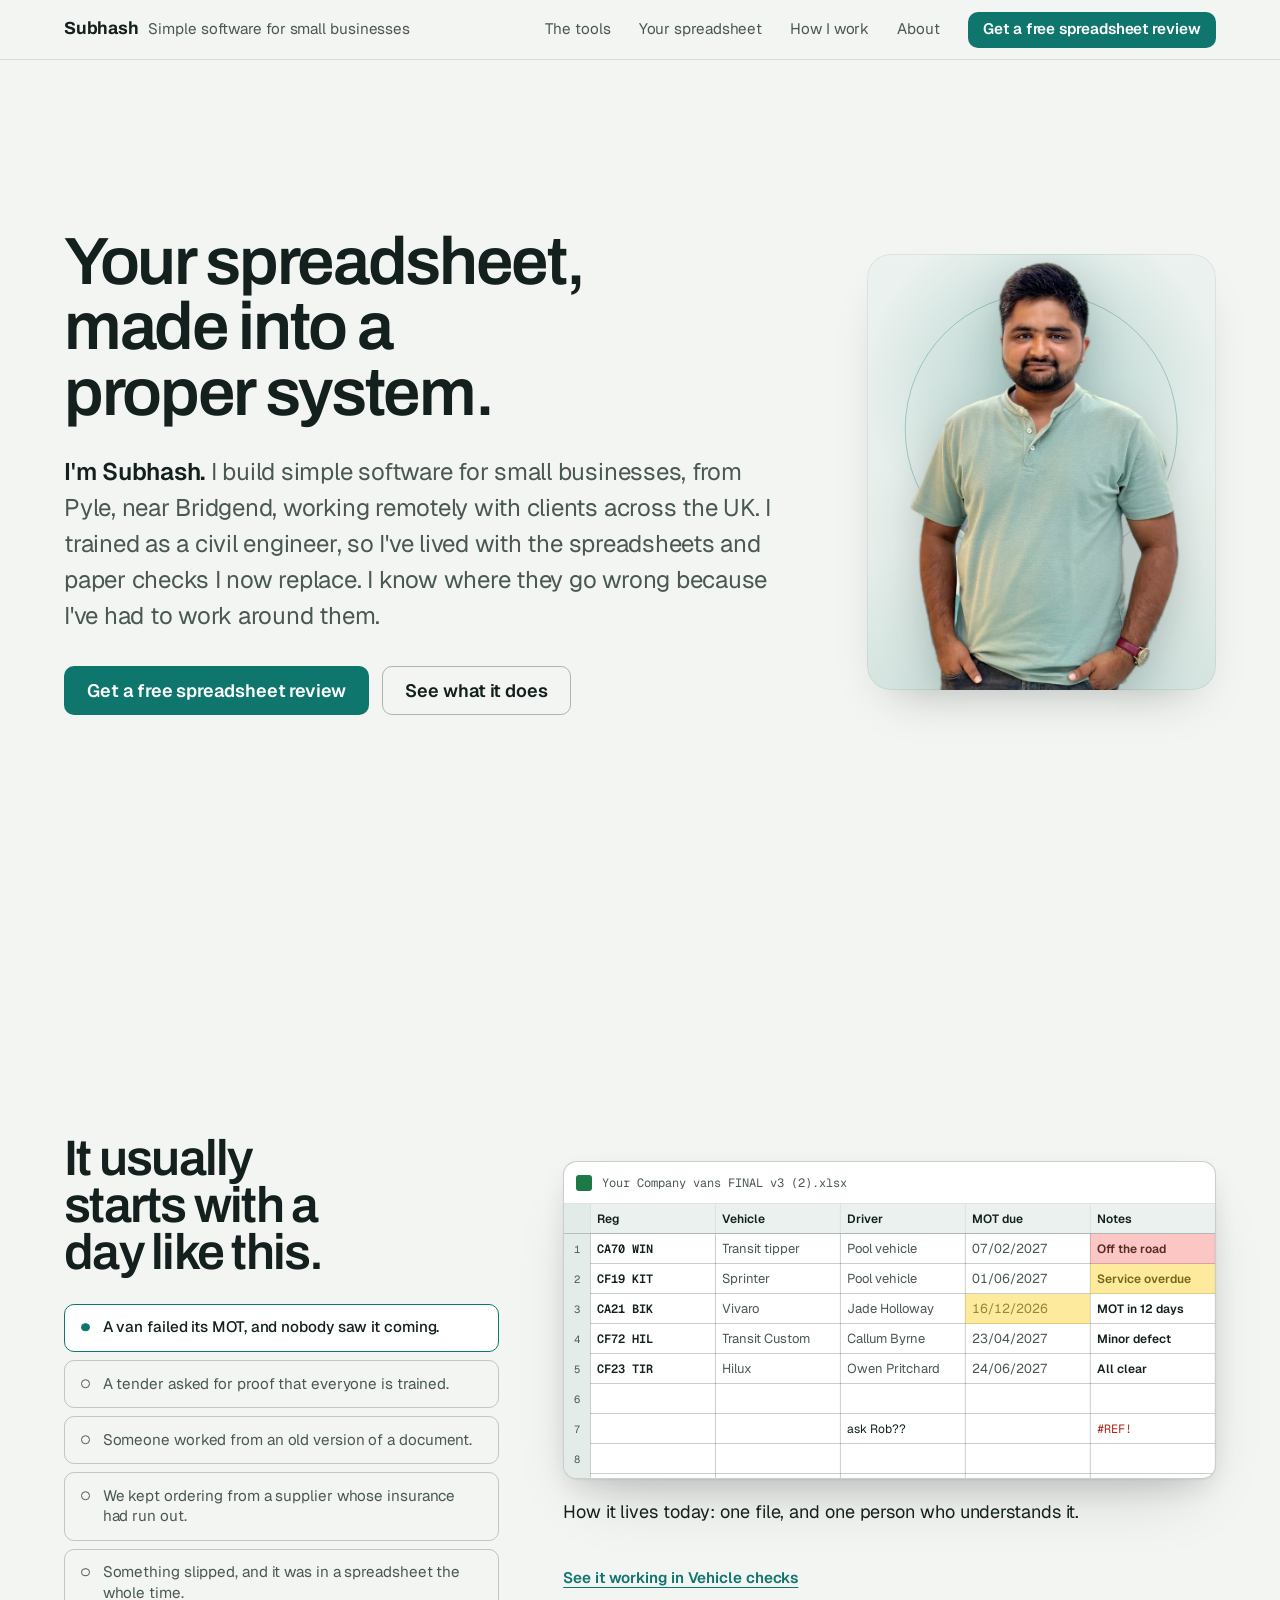
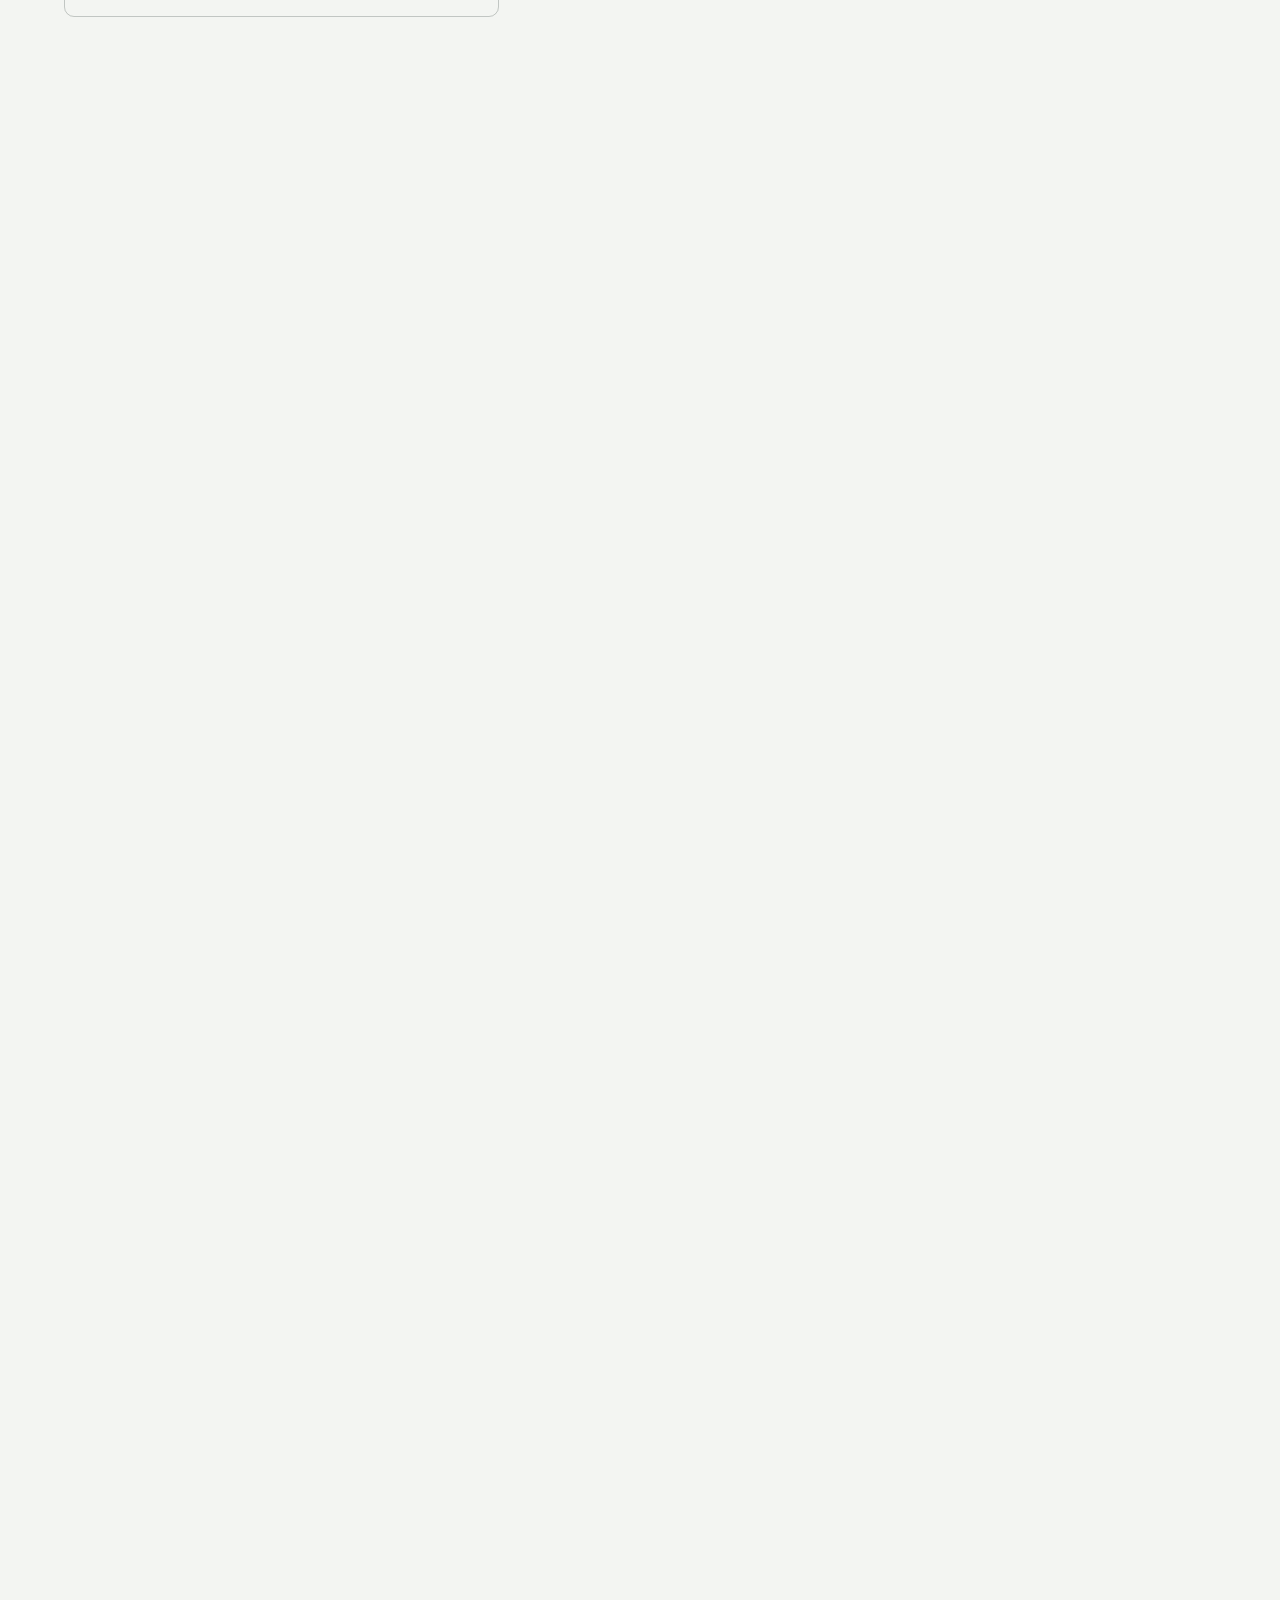
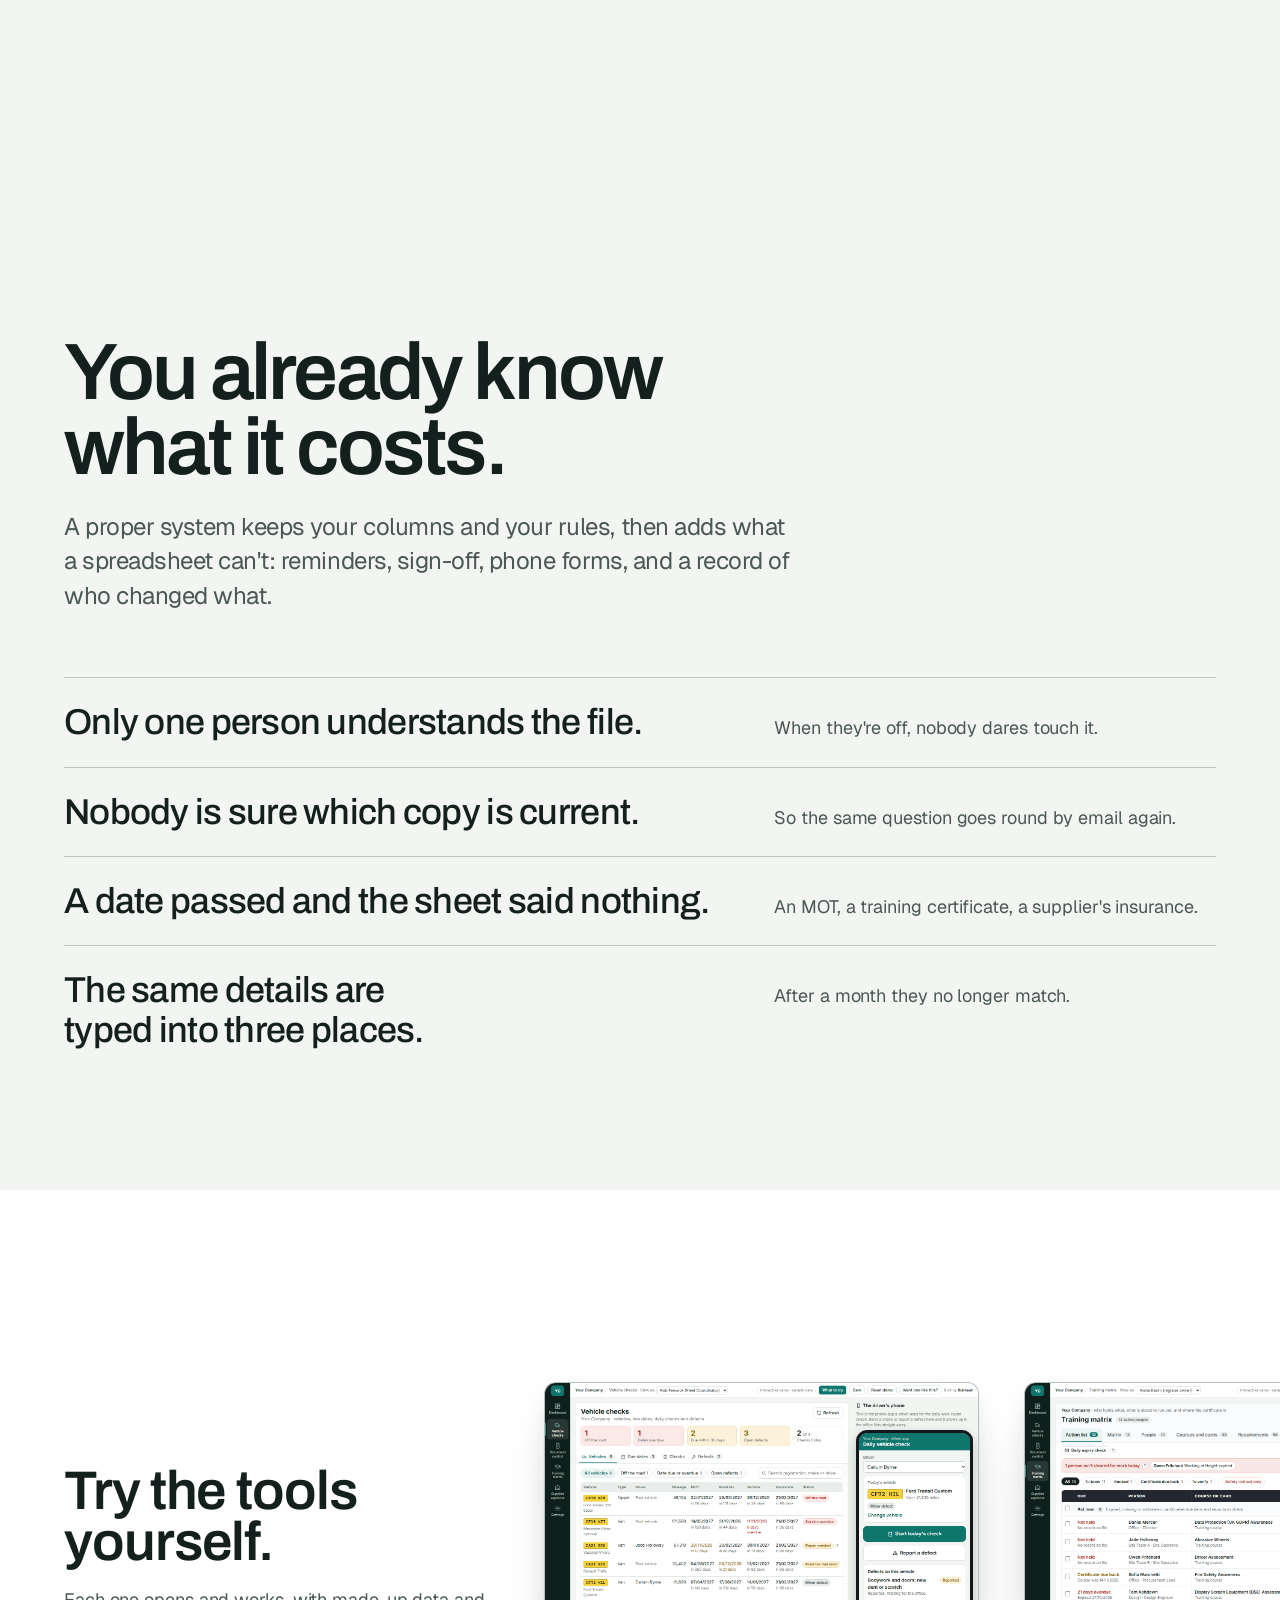
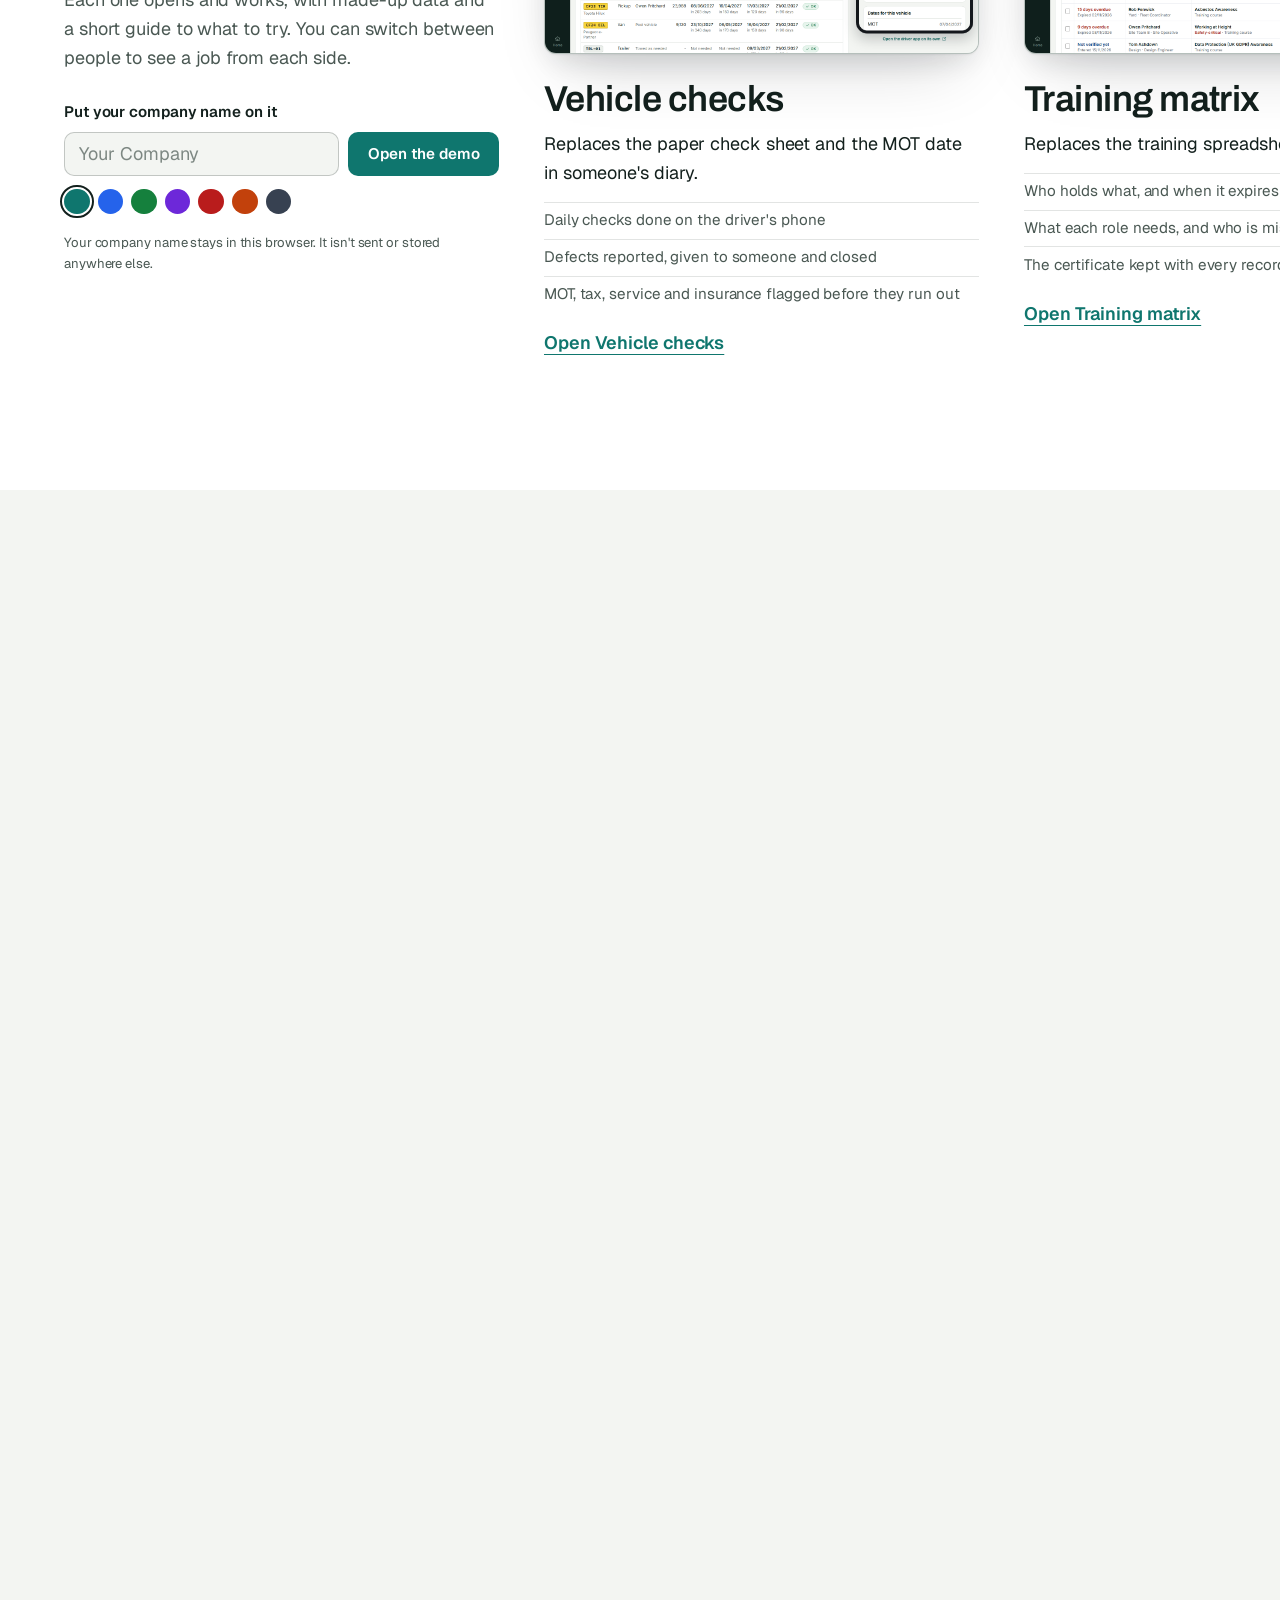
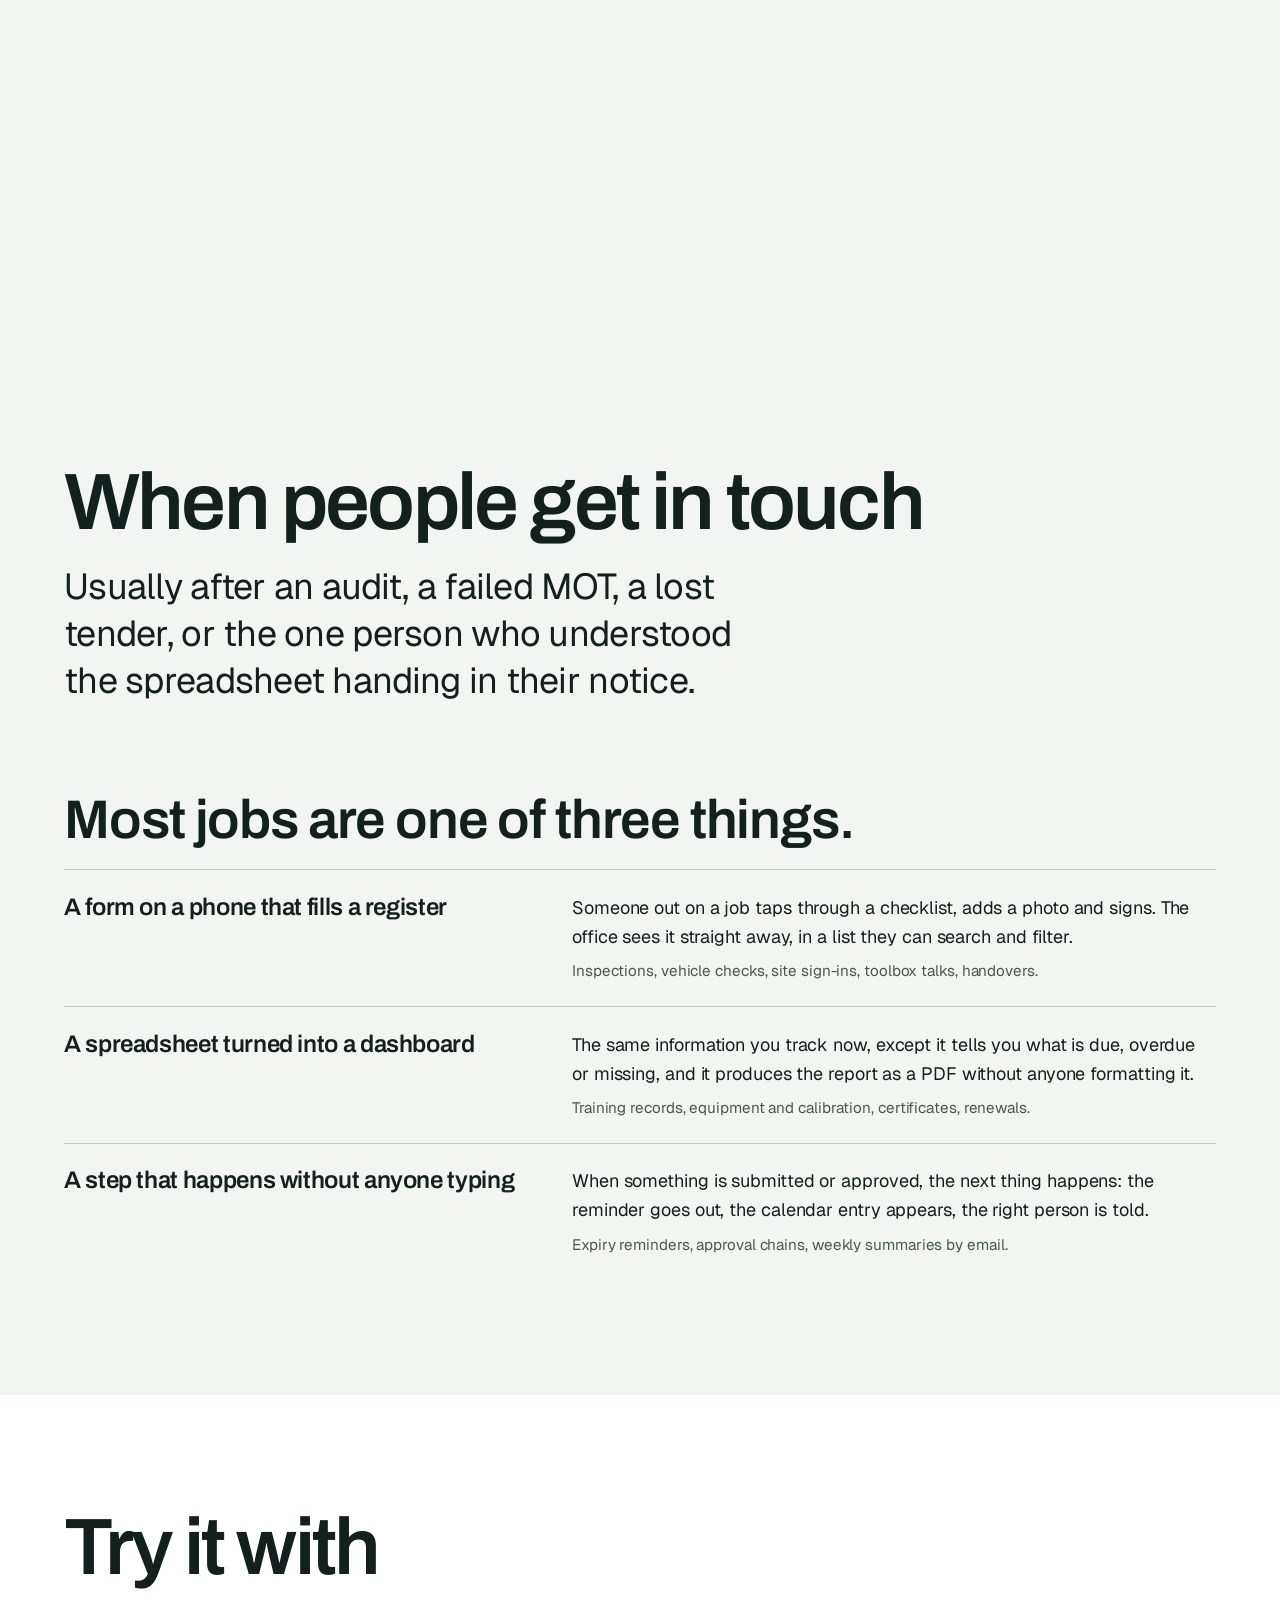
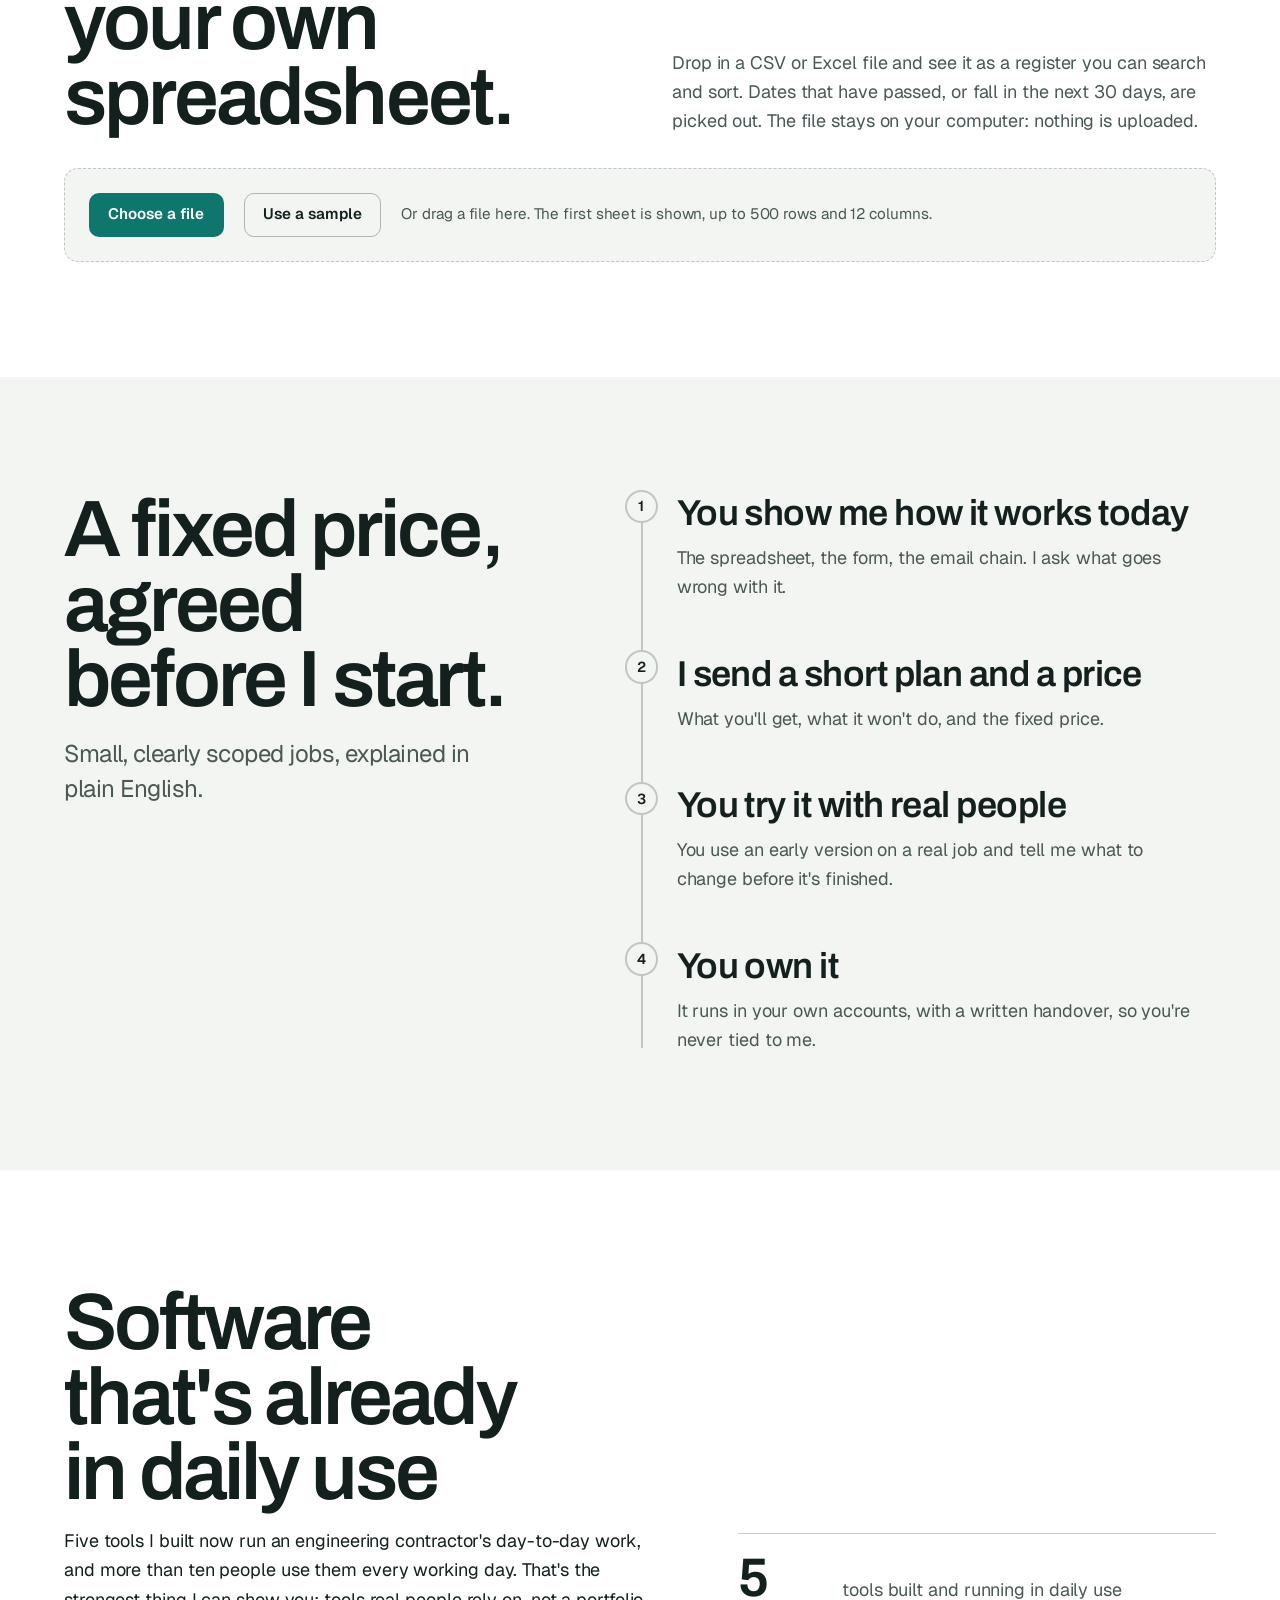
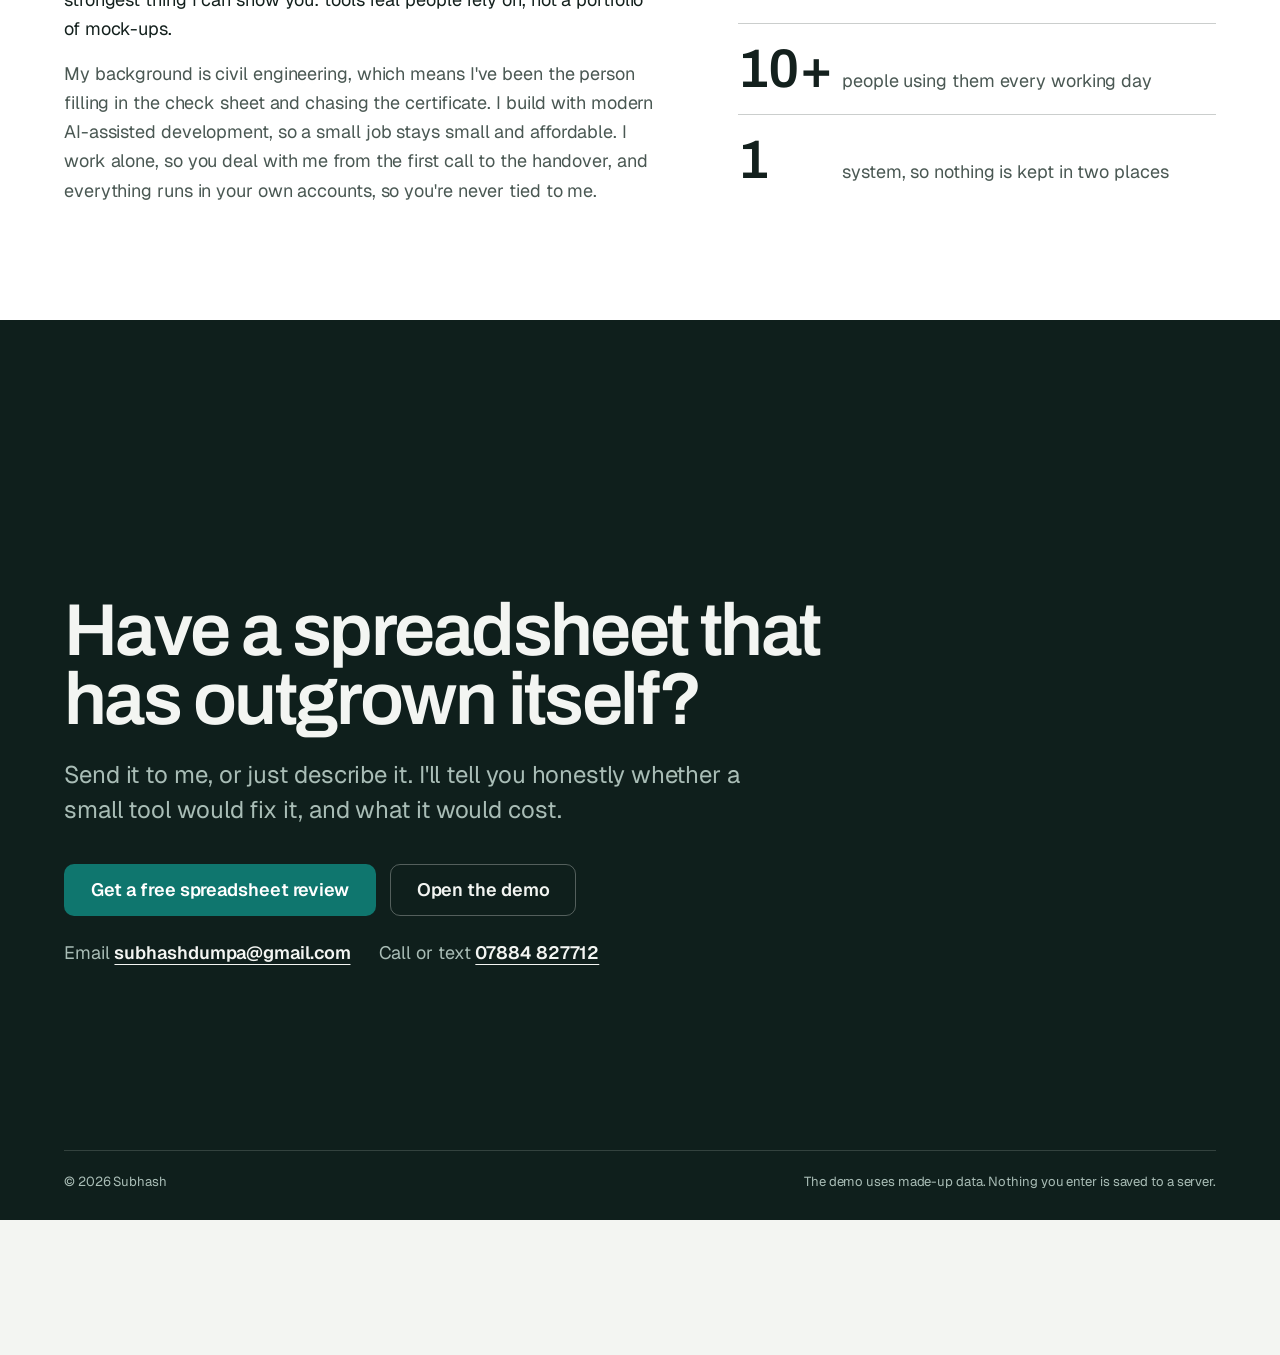
<file: index.html>
<!doctype html>
<html lang="en-GB">
<head>
<meta charset="utf-8">
<meta name="viewport" content="width=device-width, initial-scale=1, viewport-fit=cover">
<title>Subhash · Simple software for small businesses</title>
<meta name="description" content="I turn the spreadsheets and paper forms a small business runs on into simple software: vehicle checks, training matrix, document control and supplier approval. Fixed price, agreed before I start. Try the working demo.">
<link rel="icon" href="data:image/svg+xml,<svg xmlns='http://www.w3.org/2000/svg' viewBox='0 0 32 32'><rect width='32' height='32' rx='8' fill='%232563EB'/></svg>">
<link rel="preconnect" href="https://fonts.googleapis.com">
<link rel="preconnect" href="https://fonts.gstatic.com" crossorigin>
<link href="https://fonts.googleapis.com/css2?family=Archivo:wght@500;600;700&family=Geist:wght@400;500;600&family=Geist+Mono:wght@400;600&display=swap" rel="stylesheet">
<link rel="stylesheet" href="assets/scrollcraft.css">
<noscript><style>[data-sc-in],[data-sc-stagger]>*,[data-sc-cue]{opacity:1!important;transform:none!important}</style></noscript>
<style>
  /* Theme: six colours and two faces. The accent is the visitor's own pick, set from the script below. */
  :root {
    --sc-canvas:     #F3F5F2;
    --sc-surface:    #FFFFFF;
    --sc-ink:        #13201D;
    --sc-ink-soft:   #4A5853;
    --sc-accent:     #0F766E;
    --sc-accent-ink: #FFFFFF;
    --sc-font-display: "Archivo", system-ui, sans-serif;
    --sc-font-text:    "Geist", system-ui, sans-serif;
    --sc-font-mono:    "Geist Mono", ui-monospace, monospace;
    --accent-text: var(--sc-accent);
    --tint: #E3ECE8;
    --lift: 0 1px 2px rgb(18 22 28 / .06), 0 12px 32px -8px rgb(18 22 28 / .16), 0 32px 64px -24px rgb(18 22 28 / .18);
    --close-bg: #0F1F1C; --close-ink: #F3F5F2; --close-soft: #A9BDB6;
    --bar-h: 3.75rem;
    color-scheme: light;
  }
  @media (prefers-color-scheme: dark) {
    :root {
      --sc-canvas: #0C1412; --sc-surface: #131D1A; --sc-ink: #ECF3F0; --sc-ink-soft: #A3B3AD;
      --accent-text: color-mix(in oklab, var(--sc-accent) 50%, white);
      --tint: #1A2622;
      --lift: 0 1px 2px rgb(0 0 0 / .4), 0 16px 40px -10px rgb(0 0 0 / .6);
      --close-bg: #08100E; --close-ink: #ECF3F0; --close-soft: #A3B3AD;
      color-scheme: dark;
    }
  }
  html { scroll-padding-top: var(--bar-h); }
  h1, h2, h3, p, ul, ol, dl, dd, figure { margin: 0; }
  h2.sc-display, h1.sc-display { font-weight: 600; }
  h3 { font-family: var(--sc-font-display); font-weight: 600; letter-spacing: -0.015em; line-height: 1.2; }
  .soft { color: var(--sc-ink-soft); }
  [hidden] { display: none !important; }

  /* ---- top bar ---- */
  .bar { position: fixed; inset: 0 0 auto 0; z-index: 60; height: var(--bar-h); display: flex; align-items: center; gap: 2rem;
    padding-inline: var(--sc-gutter); background: var(--sc-canvas); border-bottom: 1px solid var(--sc-hairline); }
  .mark { display: inline-flex; align-items: baseline; gap: .6rem; text-decoration: none; white-space: nowrap; }
  .mark b { font-family: var(--sc-font-display); font-weight: 700; font-size: 1.1rem; letter-spacing: -0.01em; }
  .mark span { font-size: var(--sc-t-sm); color: var(--sc-ink-soft); }
  .bar nav { margin-left: auto; display: flex; align-items: center; gap: 1.75rem; font-size: var(--sc-t-sm); }
  .bar nav a:not(.btn) { white-space: nowrap; text-decoration: none; color: var(--sc-ink-soft); transition: color 140ms var(--sc-ease-out); }
  .bar nav a:not(.btn):hover { color: var(--sc-ink); }

  .btn { display: inline-flex; align-items: center; justify-content: center; gap: .5rem; min-height: 2.75rem; padding: 0 1.15rem; border-radius: 10px;
    border: 1px solid transparent; background: var(--sc-accent); color: var(--sc-accent-ink); font-weight: 600; font-size: var(--sc-t-sm);
    text-decoration: none; white-space: nowrap; cursor: pointer; transition: filter 140ms var(--sc-ease-out), transform 120ms var(--sc-ease-out); }
  .btn:hover { filter: brightness(1.1); }
  .btn:active { transform: translateY(1px); }
  .btn--quiet { background: transparent; color: inherit; border-color: color-mix(in oklab, currentColor 30%, transparent); }
  .btn--sm { min-height: 2.25rem; padding: 0 .9rem; }
  .link { font-weight: 600; color: var(--accent-text); text-decoration: underline; text-decoration-thickness: 1px; text-underline-offset: .25em; }
  .link:hover { text-decoration-thickness: 2px; }

  /* ---- 1. intro: Subhash first ---- */
  .intro { min-height: 100svh; display: grid; align-items: center; padding: calc(var(--bar-h) + 2rem) 0 3rem; }
  .intro__grid { display: grid; grid-template-columns: minmax(0, 1.35fr) minmax(0, .65fr); gap: clamp(2rem, 6vw, 6rem); align-items: center; }
  .intro h1 { font-size: clamp(2.4rem, 1.3rem + 3.6vw, 4.6rem); line-height: .98; max-width: 14ch; }
  .intro__me { margin-top: 1.75rem; font-size: var(--sc-t-lg); line-height: 1.5; letter-spacing: -0.01em; color: var(--sc-ink-soft); max-width: 48ch; text-wrap: pretty; }
  .intro__me b { color: var(--sc-ink); font-weight: 600; }
  .intro__cta { display: flex; flex-wrap: wrap; gap: .8rem; margin-top: 2rem; }
  .intro__cta .btn { min-height: 3.1rem; padding: 0 1.4rem; font-size: var(--sc-t-base); }
  /* The photo is a cut-out with a clear background; the backdrop is drawn here in the site's own colours, so it follows light and dark. */
  .photo { position: relative; aspect-ratio: 4 / 5; border-radius: 24px; overflow: hidden; isolation: isolate;
    background:
      radial-gradient(70% 55% at 50% 30%, color-mix(in oklab, var(--sc-accent) 26%, transparent), transparent 72%),
      radial-gradient(120% 70% at 50% 110%, color-mix(in oklab, var(--sc-accent) 16%, transparent), transparent 70%),
      linear-gradient(180deg, color-mix(in oklab, var(--tint) 70%, var(--sc-surface)), var(--tint));
    box-shadow: inset 0 0 0 1px color-mix(in oklab, var(--sc-ink) 7%, transparent), 0 24px 48px -28px rgb(15 31 28 / .35); }
  .photo::before { content: ""; position: absolute; z-index: -1; left: 50%; top: 9%; width: 78%; aspect-ratio: 1; translate: -50% 0; border-radius: 50%;
    border: 1px solid color-mix(in oklab, var(--sc-accent) 30%, transparent); }
  .photo img { position: relative; display: block; width: 100%; height: 100%; max-width: none; object-fit: cover; object-position: 50% 0;
    filter: drop-shadow(0 14px 22px rgb(15 31 28 / .22)); }
  .photo__ph { position: absolute; inset: 0; display: grid; place-items: center; align-content: center; gap: .75rem; text-align: center; color: var(--sc-ink-soft); font-size: var(--sc-t-sm); }
  .photo__ph b { display: grid; place-items: center; width: 5.5rem; height: 5.5rem; border-radius: 50%; background: var(--sc-accent); color: var(--sc-accent-ink);
    font: 600 2.4rem var(--sc-font-display); }

  /* ---- 2. a day like this: the spreadsheet becomes the tool ---- */
  .story__stage { display: grid; grid-template-columns: minmax(0, .8fr) minmax(0, 1.2fr); gap: clamp(2rem, 5vw, 5rem); align-items: center;
    padding: calc(var(--bar-h) + 1rem) var(--sc-gutter) 1.5rem; }
  .story h2 { font-size: clamp(2rem, 1.2rem + 2.4vw, 3.4rem); max-width: 13ch; }
  .moments { list-style: none; margin: 1.75rem 0 0; padding: 0; display: grid; gap: .5rem; }
  .moments button { all: unset; box-sizing: border-box; cursor: pointer; display: flex; gap: .8rem; align-items: baseline; width: 100%; padding: .8rem 1rem; border-radius: 10px;
    border: 1px solid var(--sc-hairline-strong); font-size: var(--sc-t-sm); line-height: 1.35; color: var(--sc-ink-soft); transition: color 140ms var(--sc-ease-out), border-color 140ms var(--sc-ease-out), background-color 140ms var(--sc-ease-out); }
  .moments button::before { content: ""; flex: none; width: .55rem; height: .55rem; border-radius: 50%; border: 1.5px solid currentColor; translate: 0 -.05em; }
  .moments button:hover { color: var(--sc-ink); border-color: color-mix(in oklab, var(--sc-ink) 35%, transparent); }
  .moments button[aria-pressed="true"] { color: var(--sc-ink); font-weight: 500; background: var(--sc-surface); border-color: var(--sc-accent); }
  .moments button[aria-pressed="true"]::before { background: var(--sc-accent); border-color: var(--sc-accent); }
  .moments button:focus-visible { outline: 2px solid var(--sc-accent); outline-offset: 2px; }

  .surface { position: relative; background: var(--sc-surface); border: 1px solid var(--sc-hairline-strong); border-radius: 14px; box-shadow: var(--lift);
    overflow: hidden; font-size: 13px; line-height: 1.3; letter-spacing: 0; --M: 1; }
  .sf-top { position: relative; height: 42px; border-bottom: 1px solid var(--sc-hairline); }
  .sf-sheetbar, .sf-appbar { position: absolute; inset: 0; display: flex; align-items: center; gap: .6rem; padding: 0 12px; white-space: nowrap; overflow: hidden; }
  .sf-sheetbar { opacity: calc(1 - var(--M)); font: 12px var(--sc-font-mono); color: var(--sc-ink-soft); }
  .sf-sheetbar i { flex: none; width: 16px; height: 16px; border-radius: 3px; background: #1D7A46; }
  .sf-sheetbar span { overflow: hidden; text-overflow: ellipsis; }
  .sf-appbar { opacity: var(--M); }
  .sf-badge { flex: none; display: grid; place-items: center; min-width: 26px; height: 26px; padding: 0 5px; border-radius: 7px; background: var(--sc-accent); color: var(--sc-accent-ink); font-weight: 700; font-size: 10.5px; }
  .sf-co { font-weight: 600; overflow: hidden; text-overflow: ellipsis; }
  .sf-crumb { color: var(--sc-ink-soft); }
  .sf-crumb::before { content: "/"; margin-right: .6rem; opacity: .5; }
  .sf-flag { margin-left: auto; font-size: 12px; font-weight: 600; color: #B42318; background: #FEE4E2; border-radius: 999px; padding: 3px 9px; }

  .sf-body { position: relative; padding: 10px; --cw: 120px; --rh: 30px; --gut: 26px; }
  .sf-lines { position: absolute; inset: 0; pointer-events: none; opacity: calc(1 - var(--M)); overflow: hidden;
    background-image: linear-gradient(to right, var(--sc-hairline-strong) 1px, transparent 1px), linear-gradient(to bottom, var(--sc-hairline-strong) 1px, transparent 1px);
    background-size: var(--cw) var(--rh); background-position: var(--gut) -1px; }
  .sf-lines::before { content: ""; position: absolute; inset: 0 auto 0 0; width: var(--gut); background: var(--tint); }
  .sf-lines::after { content: ""; position: absolute; inset: 0 0 auto 0; height: var(--rh); background: color-mix(in oklab, var(--tint) 70%, transparent); border-bottom: 1px solid var(--sc-hairline-strong); }
  .sf-cell { position: absolute; z-index: 1; left: calc(var(--gut) + var(--c) * var(--cw)); top: calc(var(--r) * var(--rh)); width: var(--cw); height: var(--rh);
    display: flex; align-items: center; padding: 0 7px; white-space: nowrap; overflow: hidden; font-size: 12px; }
  .sf-cell--h { font-weight: 600; }
  .sf-cell--n { left: 0; width: var(--gut); justify-content: center; padding: 0; font: 10.5px var(--sc-font-mono); color: var(--sc-ink-soft); }
  .sf-cell--red { background: rgb(240 68 56 / .3); }
  .sf-cell--yel { background: rgb(250 204 21 / .42); }
  .sf-cell--err { font-family: var(--sc-font-mono); color: #B42318; }

  .sf-rows { position: relative; list-style: none; margin: 0; padding: 0; display: grid; gap: 6px; }
  .sf-row { position: relative; display: grid; grid-template-columns: minmax(5.6rem, auto) minmax(0, 1.15fr) minmax(0, 1fr) auto minmax(6.6rem, auto); align-items: center; gap: 12px; height: 46px; padding: 0 12px; --m: 1; }
  .sf-row::before { content: ""; position: absolute; inset: 0; border-radius: 9px; border: 1px solid var(--sc-hairline); background: var(--sc-canvas); opacity: var(--m); }
  .sf-v { position: relative; justify-self: start; white-space: nowrap; max-width: 100%; will-change: transform;
    transform: translate3d(calc(var(--dx, 0px) * (1 - var(--m))), calc(var(--dy, 0px) * (1 - var(--m))), 0); }
  .sf-t { overflow: hidden; text-overflow: ellipsis; color: var(--sc-ink-soft); }
  .sf-t--strong { color: var(--sc-ink); font-weight: 600; }
  .sf-date { font-variant-numeric: tabular-nums; color: var(--sc-ink-soft); }
  .sf-chip { isolation: isolate; font: 600 12px var(--sc-font-mono); padding: 3px 7px; }
  .sf-chip::before, .sf-st::before { content: ""; position: absolute; inset: 0; z-index: -1; opacity: var(--m); }
  .sf-chip::before { border-radius: 4px; background: var(--tint); }
  .sf-chip--plate { color: color-mix(in oklab, #1A1400 calc(var(--m) * 100%), var(--sc-ink)); }
  .sf-chip--plate::before { background: #FACC15; }
  .sf-st { isolation: isolate; justify-self: end; font-weight: 600; font-size: 12px; padding: 3px 9px; color: color-mix(in oklab, var(--st-ink) calc(var(--m) * 100%), var(--sc-ink)); }
  .sf-st::before { border-radius: 999px; background: var(--st-bg); }
  [data-st="bad"]  { --st-bg: #FEE4E2; --st-ink: #B42318; }
  [data-st="warn"] { --st-bg: #FEF0C7; --st-ink: #93370D; }
  [data-st="ok"]   { --st-bg: #D1FADF; --st-ink: #05603A; }

  .story__caps { position: relative; height: 3.4em; margin-top: 1.1rem; }
  .story__caps p { position: absolute; inset: 0 auto auto 0; max-width: 46ch; font-size: var(--sc-t-base); color: var(--sc-ink); }
  .story__go { margin-top: .5rem; font-size: var(--sc-t-sm); }
  .flip { display: none; margin-top: .75rem; }
  .is-still .flip { display: inline-flex; }

  /* ---- 3. what it costs ---- */
  .costs h2 { max-width: 16ch; }
  .costs__lede { margin-top: 1.5rem; }
  .costs__list { list-style: none; padding: 0; margin: clamp(2.5rem, 5vw, 4rem) 0 0; }
  .costs__list li { display: grid; grid-template-columns: minmax(0, 1.5fr) minmax(0, 1fr); gap: 1rem 3rem; align-items: baseline; padding-block: 1.5rem; border-top: 1px solid var(--sc-hairline-strong); }
  .costs__list b { font-family: var(--sc-font-display); font-weight: 500; font-size: var(--sc-t-xl); line-height: 1.12; letter-spacing: -0.02em; text-wrap: balance; }
  .costs__list span { color: var(--sc-ink-soft); }

  /* ---- 4. the tools: a rail ---- */
  .tools [data-sc-stage] { display: flex; align-items: center; padding-top: var(--bar-h); background: var(--sc-surface); }
  .rail { gap: clamp(1.75rem, 3.5vw, 3.5rem); padding-inline: var(--sc-gutter); align-items: flex-start; }
  .rail > * { flex: none; width: clamp(17.5rem, 34vw, 30rem); }
  .rail__lead { align-self: center; }
  .rail__lead p { margin-top: 1.1rem; }
  .setup { margin-top: 1.75rem; }
  .setup label { display: block; font-weight: 600; font-size: var(--sc-t-sm); margin-bottom: .45rem; }
  .setup__row { display: flex; gap: .6rem; }
  .setup input { flex: 1; min-width: 0; min-height: 2.75rem; padding: 0 .9rem; border-radius: 10px; border: 1px solid var(--sc-hairline-strong); background: var(--sc-canvas); }
  .setup input::placeholder { color: color-mix(in oklab, var(--sc-ink-soft) 70%, transparent); }
  .swatches { display: flex; gap: .5rem; margin-top: .8rem; }
  .swatch { width: 1.6rem; height: 1.6rem; border-radius: 50%; border: 0; padding: 0; cursor: pointer; position: relative; transition: transform 140ms var(--sc-ease-out); }
  .swatch::after { content: ""; position: absolute; inset: -4px; border-radius: 50%; border: 2px solid var(--sc-ink); opacity: 0; transition: opacity 140ms var(--sc-ease-out); }
  .swatch[aria-pressed="true"]::after { opacity: 1; }
  .swatch:active { transform: scale(.94); }
  .note { margin-top: .8rem; font-size: var(--sc-t-xs); color: var(--sc-ink-soft); max-width: 44ch; }
  .tool { display: block; text-decoration: none; }
  .tool figure { border-radius: 12px; overflow: hidden; border: 1px solid var(--sc-hairline-strong); box-shadow: var(--lift); aspect-ratio: 16 / 10; background: var(--tint); }
  .tool img { width: 100%; height: 100%; max-width: none; object-fit: cover; object-position: left top; }
  .tool h3 { margin-top: 1.5rem; font-size: var(--sc-t-xl); }
  .tool .replaces { margin-top: .5rem; color: var(--sc-ink); }
  .tool ul { margin-top: .9rem; padding: 0; list-style: none; color: var(--sc-ink-soft); font-size: var(--sc-t-sm); }
  .tool li { padding-block: .35rem; border-top: 1px solid var(--sc-hairline); }
  .tool .go { display: inline-block; margin-top: 1rem; }

  /* ---- 5. when people get in touch ---- */
  .when__lede { margin-top: 1.5rem; font-size: var(--sc-t-xl); line-height: 1.3; letter-spacing: -0.02em; max-width: 34ch; text-wrap: balance; }
  .kinds { margin-top: clamp(3.5rem, 7vw, 6rem); }
  .kinds dl { margin-top: 1.5rem; }
  .kinds dl > div { display: grid; grid-template-columns: minmax(0, 1fr) minmax(0, 1.4fr); gap: .5rem 3rem; padding-block: 1.4rem; border-top: 1px solid var(--sc-hairline-strong); }
  .kinds dt { font-family: var(--sc-font-display); font-weight: 600; font-size: var(--sc-t-lg); line-height: 1.2; letter-spacing: -0.015em; }
  .kinds dd small { display: block; margin-top: .5rem; font-size: var(--sc-t-sm); color: var(--sc-ink-soft); }

  /* ---- 6. your own spreadsheet ---- */
  .own { background: var(--sc-surface); }
  .own__head { display: grid; grid-template-columns: minmax(0, 1fr) minmax(0, 1fr); gap: 1.5rem 4rem; align-items: end; }
  .drop { margin-top: 2rem; display: flex; flex-wrap: wrap; align-items: center; gap: .8rem 1.25rem; padding: 1.5rem; border: 1.5px dashed var(--sc-hairline-strong); border-radius: 14px; background: var(--sc-canvas);
    transition: border-color 140ms var(--sc-ease-out), background-color 140ms var(--sc-ease-out); }
  .drop.is-over { border-color: var(--sc-accent); background: color-mix(in oklab, var(--sc-accent) 6%, var(--sc-canvas)); }
  .drop p { flex: 1 1 16rem; color: var(--sc-ink-soft); font-size: var(--sc-t-sm); }
  .drop input[type=file] { position: absolute; width: 1px; height: 1px; opacity: 0; pointer-events: none; }
  .reg { margin-top: 1.5rem; }
  .reg__bar { display: flex; flex-wrap: wrap; gap: .75rem 1.5rem; align-items: center; justify-content: space-between; }
  .reg__sum { font-size: var(--sc-t-sm); color: var(--sc-ink-soft); }
  .reg__sum b { color: var(--sc-ink); }
  .reg__search { min-height: 2.5rem; width: min(100%, 18rem); padding: 0 .8rem; border-radius: 9px; border: 1px solid var(--sc-hairline-strong); background: var(--sc-canvas); }
  .reg__wrap { margin-top: 1rem; max-height: 30rem; overflow: auto; border: 1px solid var(--sc-hairline-strong); border-radius: 12px; }
  .reg table { width: 100%; border-collapse: collapse; font-size: 13px; }
  .reg th { position: sticky; top: 0; z-index: 1; background: var(--tint); text-align: left; white-space: nowrap; }
  .reg th button { all: unset; box-sizing: border-box; cursor: pointer; display: block; width: 100%; padding: .6rem .75rem; font-weight: 600; }
  .reg th button:focus-visible { outline: 2px solid var(--sc-accent); outline-offset: -2px; }
  .reg th button::after { content: attr(data-dir); margin-left: .35rem; color: var(--sc-ink-soft); }
  .reg td { padding: .55rem .75rem; border-top: 1px solid var(--sc-hairline); white-space: nowrap; max-width: 18rem; overflow: hidden; text-overflow: ellipsis; }
  .reg td.is-bad { color: #B42318; font-weight: 600; }
  .reg td.is-warn { color: #B54708; font-weight: 600; }
  .pill { display: inline-block; font-weight: 600; font-size: 12px; padding: 2px 9px; border-radius: 999px; background: var(--st-bg); color: var(--st-ink); }
  .pill[data-st="none"] { --st-bg: var(--tint); --st-ink: var(--sc-ink-soft); }
  .reg__msg { margin-top: 1.25rem; padding: 1rem 1.25rem; border-radius: 12px; background: var(--tint); }
  @media (prefers-color-scheme: dark) { .reg td.is-bad { color: #F97066; } .reg td.is-warn { color: #FDB022; } }

  /* ---- 7. how I work ---- */
  .how__grid { display: grid; grid-template-columns: minmax(0, .9fr) minmax(0, 1.1fr); gap: clamp(2rem, 6vw, 6rem); align-items: start; }
  .how__head { position: sticky; top: calc(var(--bar-h) + 2rem); }
  .how__head p { margin-top: 1.25rem; }
  .steps { position: relative; list-style: none; margin: 0; padding: 0 0 0 3.25rem; counter-reset: s; --hp: 0; }
  .steps::before, .steps::after { content: ""; position: absolute; left: 1rem; top: .4rem; bottom: .4rem; width: 2px; background: var(--sc-hairline-strong); }
  .steps::after { background: var(--sc-accent); transform-origin: top; transform: scaleY(var(--hp)); }
  .steps li { position: relative; counter-increment: s; padding-bottom: clamp(2rem, 4vw, 3.25rem); }
  .steps li:last-child { padding-bottom: 0; }
  .steps li::before { content: counter(s); position: absolute; left: -3.25rem; top: -.15rem; z-index: 1; display: grid; place-items: center; width: 2.1rem; height: 2.1rem; border-radius: 50%;
    background: var(--sc-canvas); border: 2px solid var(--sc-hairline-strong); font: 600 .9rem var(--sc-font-text); }
  .steps h3 { font-size: var(--sc-t-xl); }
  .steps p { margin-top: .5rem; color: var(--sc-ink-soft); max-width: 44ch; }

  /* ---- 8. about ---- */
  .about { background: var(--sc-surface); }
  .about__grid { display: grid; grid-template-columns: minmax(0, 1.25fr) minmax(0, 1fr); gap: clamp(2rem, 6vw, 6rem); align-items: end; }
  .about h2 { max-width: 15ch; }
  .about .sc-stack p { max-width: var(--sc-measure); }
  .facts { list-style: none; margin: 0; padding: 0; }
  .facts li { display: grid; grid-template-columns: 5.5rem 1fr; align-items: baseline; gap: 1rem; padding-block: 1.1rem; border-top: 1px solid var(--sc-hairline-strong); }
  .facts b { font-family: var(--sc-font-display); font-weight: 600; font-size: var(--sc-t-2xl); line-height: 1; letter-spacing: -0.03em; font-variant-numeric: tabular-nums; }
  .facts span { color: var(--sc-ink-soft); }

  /* ---- 9. close ---- */
  .close__stage { background: var(--close-bg); color: var(--close-ink); display: grid; grid-template-rows: 1fr auto; padding: calc(var(--bar-h) + 2rem) var(--sc-gutter) 1.75rem; }
  .close__in { align-self: center; max-width: 54rem; position: relative; z-index: 3; }
  .close h2 { font-size: clamp(2.4rem, 1.4rem + 4vw, 5rem); }
  .close p { margin-top: 1.5rem; font-size: var(--sc-t-lg); line-height: 1.45; color: var(--close-soft); max-width: 46ch; }
  .close__cta { display: flex; flex-wrap: wrap; gap: .9rem; margin-top: 2.25rem; }
  .close .btn { min-height: 3.25rem; padding: 0 1.6rem; font-size: var(--sc-t-base); }
  .close__reach { margin-top: 1.5rem !important; font-size: var(--sc-t-base) !important; color: var(--close-soft); display: flex; flex-wrap: wrap; gap: .5rem 1.75rem; }
  .close__reach a { color: var(--close-ink); font-weight: 600; text-decoration: underline; text-decoration-thickness: 1px; text-underline-offset: .25em; }
  .foot { position: relative; z-index: 3; display: flex; flex-wrap: wrap; justify-content: space-between; gap: .5rem 2rem; padding-top: 1.25rem; border-top: 1px solid color-mix(in oklab, var(--close-ink) 16%, transparent); font-size: var(--sc-t-xs); color: var(--close-soft); }

  /* ---- small screens ---- */
  @media (max-width: 1100px) { .mark span { display: none; } .bar nav { gap: 1.25rem; } }
  @media (max-width: 900px) {
    .bar nav a:not(.btn), .mark span { display: none; }
    .intro { min-height: 0; padding-top: calc(var(--bar-h) + 1.5rem); }
    .intro__grid { grid-template-columns: minmax(0, 1fr); }
    .intro__photo { order: -1; }
    .photo { width: 7.5rem; aspect-ratio: 1; border-radius: 50%; }
    .photo::before { display: none; }
    .photo img { object-position: 50% 0; transform: scale(1.75); transform-origin: 50% 2%; filter: none; }
    .photo__ph { display: block; }
    .photo__ph b { width: 100%; height: 100%; border-radius: 0; font-size: 2.6rem; }
    .photo__ph span { display: none; }
    .intro__me { font-size: var(--sc-t-base); }
    .story__stage { grid-template-columns: minmax(0, 1fr); align-content: start; gap: .9rem; padding-top: calc(var(--bar-h) + 1rem); }
    .story h2 { font-size: var(--sc-t-xl); max-width: none; }
    .moments { display: flex; gap: .5rem; margin: .8rem calc(var(--sc-gutter) * -1) 0; padding: 0 var(--sc-gutter) .3rem; overflow-x: auto; scrollbar-width: none; scroll-snap-type: x proximity; }
    .moments li { flex: none; width: 15rem; scroll-snap-align: start; }
    .moments button { height: 100%; padding: .6rem .8rem; font-size: 13px; }
    .sf-row { grid-template-columns: minmax(4.9rem, auto) minmax(0, 1fr) auto; gap: 8px; height: 40px; padding: 0 9px; }
    .sf-chip { font-size: 11px; padding: 3px 5px; }
    .sf-st { font-size: 11px; padding: 3px 7px; }
    .k-sm { display: none !important; }
    .story__caps { margin-top: .6rem; font-size: var(--sc-t-sm); }
    .costs__list li, .kinds dl > div, .own__head { grid-template-columns: minmax(0, 1fr); }
    .how__grid, .about__grid { grid-template-columns: minmax(0, 1fr); }
    .how__head { position: static; }
    .rail > * { width: min(78vw, 22rem); }
  }
  @media (max-width: 900px) and (max-height: 760px) { .sf-row:nth-child(n+5) { display: none; } .story__go { display: none; } }
  @media (max-width: 900px) and (max-height: 640px) { .sf-row:nth-child(n+4) { display: none; } }
</style>
</head>
<body>

<header class="bar">
  <a class="mark" href="#top"><b>Subhash</b><span>Simple software for small businesses</span></a>
  <nav aria-label="Page">
    <a href="#tools">The tools</a>
    <a href="#own">Your spreadsheet</a>
    <a href="#how">How I work</a>
    <a href="#about">About</a>
    <a class="btn btn--sm" data-cta href="app/dashboard.html">Open the demo</a>
  </nav>
</header>

<main>

  <!-- 1. INTRODUCTION. Subhash first, the client's problem in the headline. -->
  <section id="top" class="intro" data-sc-act="flow">
    <div class="sc-wrap intro__grid">
      <div>
        <h1 class="sc-display">Your spreadsheet, made into a proper system.</h1>
        <p class="intro__me"><b>I'm Subhash.</b> I build simple software for small businesses, from Pyle, near Bridgend, working remotely with clients across the UK. I trained as a civil engineer, so I've lived with the spreadsheets and paper checks I now replace. I know where they go wrong because I've had to work around them.</p>
        <div class="intro__cta">
          <a class="btn" data-cta href="app/dashboard.html">Open the demo</a>
          <a class="btn btn--quiet" href="#story">See what it does</a>
        </div>
      </div>
      <div class="intro__photo">
        <div class="photo">
          <img id="me" src="assets/subhash.webp" width="800" height="1000" alt="Subhash, smiling, in a sage green shirt">
          <div class="photo__ph" id="me-ph" hidden><b>S</b><span>Photo to come</span></div>
        </div>
      </div>
    </div>
  </section>

  <!-- 2. A DAY LIKE THIS. Pinned. The visitor picks what went wrong; that spreadsheet rebuilds itself into the tool as they scroll. -->
  <section id="story" class="story" data-sc-act="pin" data-sc-span="2.8">
    <div data-sc-stage class="story__stage">
      <div>
        <h2 class="sc-display">It usually starts with a day like this.</h2>
        <ul class="moments" id="moments" aria-label="What went wrong"></ul>
      </div>
      <div>
        <div class="surface" id="surface">
          <div class="sf-top">
            <div class="sf-sheetbar" aria-hidden="true"><i></i><span id="sf-file"></span></div>
            <div class="sf-appbar"><span class="sf-badge" data-ini>YC</span><span class="sf-co" data-co>Your Company</span><span class="sf-crumb" id="sf-tool"></span><span class="sf-flag" id="sf-flag"></span></div>
          </div>
          <div class="sf-body">
            <div class="sf-lines" id="sf-lines" aria-hidden="true"></div>
            <ul class="sf-rows" id="sf-rows"></ul>
          </div>
        </div>
        <div class="story__caps">
          <p data-sc-cue="0 0.3 0">How it lives today: one file, and one person who understands it.</p>
          <p data-sc-cue="0.26 0.62">The rows and dates come straight across, so nobody types them in again.</p>
          <p data-sc-cue="0.58 1 0.22 0.04" id="sf-say"></p>
        </div>
        <p class="story__go"><a class="link" id="sf-go" href="app/fleet.html"></a></p>
        <button class="btn btn--quiet btn--sm flip" id="flip" type="button" aria-pressed="false">Show it as the spreadsheet</button>
      </div>
    </div>
  </section>

  <!-- 3. WHAT IT COSTS. Flow. -->
  <section class="sc-section costs" data-sc-act="flow">
    <div class="sc-wrap">
      <div data-sc-in>
        <h2 class="sc-display sc-display--lg">You already know what it costs.</h2>
        <p class="sc-lede soft costs__lede">A proper system keeps your columns and your rules, then adds what a spreadsheet can't: reminders, sign-off, phone forms, and a record of who changed what.</p>
      </div>
      <ul class="costs__list" data-sc-in data-sc-stagger="70">
        <li><b>Only one person understands the file.</b><span>When they're off, nobody dares touch it.</span></li>
        <li><b>Nobody is sure which copy is current.</b><span>So the same question goes round by email again.</span></li>
        <li><b>A date passed and the sheet said nothing.</b><span>An MOT, a training certificate, a supplier's insurance.</span></li>
        <li><b>The same details are typed into three places.</b><span>After a month they no longer match.</span></li>
      </ul>
    </div>
  </section>

  <!-- 4. THE TOOLS. Pan. -->
  <section id="tools" class="tools" data-sc-act="pan" data-sc-span="4.4">
    <div data-sc-stage>
      <div class="rail" data-sc-pan="0.04">
        <div class="rail__lead">
          <h2 class="sc-display sc-display--md">Try the tools yourself.</h2>
          <p class="sc-body">Each one opens and works, with made-up data and a short guide to what to try. You can switch between people to see a job from each side.</p>
          <form class="setup" id="setup" autocomplete="off">
            <label for="co">Put your company name on it</label>
            <div class="setup__row">
              <input id="co" type="text" maxlength="60" placeholder="Your Company" spellcheck="false">
              <button class="btn" type="submit">Open the demo</button>
            </div>
            <div class="swatches" id="swatches" role="group" aria-label="Pick a colour"></div>
            <p class="note">Your company name stays in this browser. It isn't sent or stored anywhere else.</p>
          </form>
        </div>
        <a class="tool" href="app/fleet.html">
          <figure data-sc-tilt="5"><img src="assets/shots/fleet.png" width="1440" height="900" loading="lazy" alt="Vehicle checks: every vehicle with its due dates, daily checks and defects, beside the driver's phone app."></figure>
          <h3>Vehicle checks</h3>
          <p class="replaces">Replaces the paper check sheet and the MOT date in someone's diary.</p>
          <ul><li>Daily checks done on the driver's phone</li><li>Defects reported, given to someone and closed</li><li>MOT, tax, service and insurance flagged before they run out</li></ul>
          <span class="go link">Open Vehicle checks</span>
        </a>
        <a class="tool" href="app/training.html">
          <figure data-sc-tilt="5"><img src="assets/shots/training.png" width="1440" height="900" loading="lazy" alt="Training matrix: who holds which certificate, and when each one expires."></figure>
          <h3>Training matrix</h3>
          <p class="replaces">Replaces the training spreadsheet nobody trusts.</p>
          <ul><li>Who holds what, and when it expires</li><li>What each role needs, and who is missing it</li><li>The certificate kept with every record</li></ul>
          <span class="go link">Open Training matrix</span>
        </a>
        <a class="tool" href="app/documents.html">
          <figure data-sc-tilt="5"><img src="assets/shots/documents.png" width="1440" height="900" loading="lazy" alt="Document control: every document with its revisions, and who has to check or approve it."></figure>
          <h3>Document control</h3>
          <p class="replaces">Replaces "which version is current?" and approvals by email.</p>
          <ul><li>Every document numbered, with its revisions</li><li>Checked, approved and issued in order</li><li>Each person sees what is waiting for them</li></ul>
          <span class="go link">Open Document control</span>
        </a>
        <a class="tool" href="app/suppliers.html">
          <figure data-sc-tilt="5"><img src="assets/shots/suppliers.png" width="1440" height="900" loading="lazy" alt="Supplier approval: suppliers, their questionnaires, and insurance dates."></figure>
          <h3>Supplier approval</h3>
          <p class="replaces">Replaces the emailed questionnaire and chasing insurance certificates.</p>
          <ul><li>Invite a supplier with one link</li><li>They fill in the questionnaire online</li><li>You approve them, and their insurance dates are watched</li></ul>
          <span class="go link">Open Supplier approval</span>
        </a>
        <a class="tool" href="app/dashboard.html">
          <figure data-sc-tilt="5"><img src="assets/shots/dashboard.png" width="1440" height="900" loading="lazy" alt="Dashboard: the most urgent items from every tool, and who each one is waiting on."></figure>
          <h3>Dashboard</h3>
          <p class="replaces">One page that says what needs doing today.</p>
          <ul><li>Due, overdue and waiting, from every tool</li><li>One click takes you to the item</li><li>Only shows the tools you use</li></ul>
          <span class="go link">Open the Dashboard</span>
        </a>
        <a class="tool" href="app/admin.html">
          <figure data-sc-tilt="5"><img src="assets/shots/admin.png" width="1440" height="900" loading="lazy" alt="Settings: company name and colour, tools switched on and off, people and what each can do."></figure>
          <h3>Settings</h3>
          <p class="replaces">Lets you fit the system to your business without calling me.</p>
          <ul><li>Your company name and colour</li><li>Tools switched on and off</li><li>People, teams and what each person can do</li></ul>
          <span class="go link">Open Settings</span>
        </a>
      </div>
    </div>
  </section>

  <!-- 5. WHEN PEOPLE GET IN TOUCH. Flow. -->
  <section id="when" class="sc-section" data-sc-act="flow">
    <div class="sc-wrap">
      <div data-sc-in>
        <h2 class="sc-display sc-display--lg">When people get in touch</h2>
        <p class="when__lede">Usually after an audit, a failed MOT, a lost tender, or the one person who understood the spreadsheet handing in their notice.</p>
      </div>
      <div class="kinds" id="kinds">
        <h2 class="sc-display sc-display--md" data-sc-in>Most jobs are one of three things.</h2>
        <dl data-sc-in data-sc-stagger="70">
          <div><dt>A form on a phone that fills a register</dt><dd>Someone out on a job taps through a checklist, adds a photo and signs. The office sees it straight away, in a list they can search and filter.<small>Inspections, vehicle checks, site sign-ins, toolbox talks, handovers.</small></dd></div>
          <div><dt>A spreadsheet turned into a dashboard</dt><dd>The same information you track now, except it tells you what is due, overdue or missing, and it produces the report as a PDF without anyone formatting it.<small>Training records, equipment and calibration, certificates, renewals.</small></dd></div>
          <div><dt>A step that happens without anyone typing</dt><dd>When something is submitted or approved, the next thing happens: the reminder goes out, the calendar entry appears, the right person is told.<small>Expiry reminders, approval chains, weekly summaries by email.</small></dd></div>
        </dl>
      </div>
    </div>
  </section>

  <!-- 6. YOUR OWN SPREADSHEET. Read in the browser; nothing is uploaded. -->
  <section id="own" class="sc-section own" data-sc-act="flow">
    <div class="sc-wrap">
      <div class="own__head" data-sc-in>
        <h2 class="sc-display sc-display--lg">Try it with your own spreadsheet.</h2>
        <p class="sc-body">Drop in a CSV or Excel file and see it as a register you can search and sort. Dates that have passed, or fall in the next 30 days, are picked out. The file stays on your computer: nothing is uploaded.</p>
      </div>
      <div class="drop" id="drop">
        <label class="btn" for="file">Choose a file</label>
        <input id="file" type="file" accept=".csv,.xlsx,.xls,text/csv,application/vnd.openxmlformats-officedocument.spreadsheetml.sheet,application/vnd.ms-excel">
        <button class="btn btn--quiet" type="button" id="sample">Use a sample</button>
        <p>Or drag a file here. The first sheet is shown, up to 500 rows and 12 columns.</p>
      </div>
      <p class="reg__msg" id="reg-msg" role="status" hidden></p>
      <div class="reg" id="reg" hidden>
        <div class="reg__bar">
          <p class="reg__sum" id="reg-sum"></p>
          <input class="reg__search" id="reg-search" type="search" placeholder="Search" aria-label="Search the register">
        </div>
        <div class="reg__wrap"><table id="reg-table"></table></div>
      </div>
    </div>
  </section>

  <!-- 7. HOW I WORK. Flow, with a line the scroll draws. -->
  <section id="how" class="sc-section how" data-sc-act="flow">
    <div class="sc-wrap how__grid">
      <div class="how__head" data-sc-in>
        <h2 class="sc-display sc-display--lg">A fixed price, agreed before I start.</h2>
        <p class="sc-lede soft">Small, clearly scoped jobs, explained in plain English.</p>
        <!-- PRICE-TODO: a real "from" price here (for example "Most jobs cost between X and Y"). -->
      </div>
      <ol class="steps" id="steps">
        <li><h3>You show me how it works today</h3><p>The spreadsheet, the form, the email chain. I ask what goes wrong with it.</p></li>
        <li><h3>I send a short plan and a price</h3><p>What you'll get, what it won't do, and the fixed price.</p></li>
        <li><h3>You try it with real people</h3><p>You use an early version on a real job and tell me what to change before it's finished.</p></li>
        <li><h3>You own it</h3><p>It runs in your own accounts, with a written handover, so you're never tied to me.</p></li>
      </ol>
    </div>
  </section>

  <!-- 8. ABOUT. Approved wording. -->
  <section id="about" class="sc-section about" data-sc-act="flow">
    <div class="sc-wrap about__grid">
      <div class="sc-stack" data-sc-in data-sc-stagger="70">
        <h2 class="sc-display sc-display--lg">Software that's already in daily use</h2>
        <p>Five tools I built now run an engineering contractor's day-to-day work, and more than ten people use them every working day. That's the strongest thing I can show you: tools real people rely on, not a portfolio of mock-ups.</p>
        <p class="soft">My background is civil engineering, which means I've been the person filling in the check sheet and chasing the certificate. I build with modern AI-assisted development, so a small job stays small and affordable. I work alone, so you deal with me from the first call to the handover, and everything runs in your own accounts, so you're never tied to me.</p>
      </div>
      <ul class="facts" data-sc-in data-sc-stagger="70">
        <li><b>5</b><span>tools built and running in daily use</span></li>
        <li><b>10+</b><span>people using them every working day</span></li>
        <li><b>1</b><span>system, so nothing is kept in two places</span></li>
      </ul>
    </div>
  </section>

  <!-- 9. CLOSE. Short pin, last thing on the page, footer inside the stage. -->
  <section id="contact" class="close" data-sc-act="pin" data-sc-span="1.15">
    <div data-sc-stage class="close__stage" data-sc-spotlight>
      <div class="close__in">
        <h2 class="sc-display">Have a spreadsheet that has outgrown itself?</h2>
        <p>Send it to me, or just describe it. I'll tell you honestly whether a small tool would fix it, and what it would cost.</p>
        <div class="close__cta">
          <a class="btn" id="mail" href="#" hidden>Get a free spreadsheet review</a>
          <a class="btn" id="demo-cta" href="app/dashboard.html" data-sc-magnet="0.24">Open the demo</a>
        </div>
        <p class="close__reach" id="reach" hidden></p>
      </div>
      <footer class="foot">
        <span>© <span id="yr">2026</span> Subhash</span>
        <span>The demo uses made-up data. Nothing you enter is saved to a server.</span>
      </footer>
    </div>
  </section>

</main>

<script src="assets/suite.js"></script>
<script src="assets/scrollcraft.js"></script>
<script>
(function () {
  'use strict';

  var S = window.Suite;
  var CONTACT_EMAIL = S.contactEmail;
  var KEY = 'dsr-demo:', DEFAULT = S.defaultCompany;
  var ACCENTS = S.accents;
  function read(k, f) { try { var v = localStorage.getItem(KEY + k); return v === null ? f : JSON.parse(v); } catch (e) { return f; } }
  function write(k, v) { try { localStorage.setItem(KEY + k, JSON.stringify(v)); } catch (e) { /* private mode */ } }
  function clean(s) { return String(s || '').replace(/[<>]/g, '').replace(/\s+/g, ' ').trim().slice(0, 60); }
  function initials(name) {
    var w = name.replace(/[^A-Za-z0-9 ]/g, ' ').split(' ').filter(function (x) { return x && !/^(ltd|limited|plc|llp|and|the|of|co)$/i.test(x); });
    if (!w.length) return 'CO';
    if (w.length === 1) return w[0].slice(0, 3).toUpperCase();
    return w.slice(0, 3).map(function (x) { return x.charAt(0); }).join('').toUpperCase();
  }
  function esc(s) { return String(s).replace(/[&<>"']/g, function (c) { return { '&': '&amp;', '<': '&lt;', '>': '&gt;', '"': '&quot;', "'": '&#39;' }[c]; }); }
  function all(sel, root) { return Array.prototype.slice.call((root || document).querySelectorAll(sel)); }
  function clamp(x) { return x < 0 ? 0 : x > 1 ? 1 : x; }
  function ease(x) { return x * x * (3 - 2 * x); }
  function pad(n) { return (n < 10 ? '0' : '') + n; }
  var TODAY = new Date(); TODAY.setHours(0, 0, 0, 0);
  function inDays(n) { var d = new Date(TODAY); d.setDate(d.getDate() + n); return pad(d.getDate()) + '/' + pad(d.getMonth() + 1) + '/' + d.getFullYear(); }

  /* ---------- photo: placeholder until assets/subhash.webp exists ---------- */
  var me = document.getElementById('me'), mePh = document.getElementById('me-ph');
  function noPhoto() { me.hidden = true; mePh.hidden = false; }
  me.addEventListener('error', noPhoto);
  if (me.complete && !me.naturalWidth) noPhoto();

  /* ---------- the visitor's own name and colour, live across the page ---------- */
  var co = document.getElementById('co'), sw = document.getElementById('swatches');
  var accent = read('accent', 'teal');
  if (!ACCENTS.some(function (a) { return a.id === accent; })) accent = 'teal';
  co.value = clean(read('company', ''));
  function name() { return clean(co.value) || DEFAULT; }

  function brand() {
    var hex = ACCENTS.filter(function (a) { return a.id === accent; })[0].hex;
    all('[data-co]').forEach(function (n) { n.textContent = name(); });
    all('[data-ini]').forEach(function (n) { n.textContent = initials(name()); });
    document.getElementById('sf-file').textContent = name() + ' ' + moment.file;
    document.documentElement.style.setProperty('--sc-accent', hex);
  }
  function swatches() {
    sw.innerHTML = ACCENTS.map(function (a) {
      return '<button type="button" class="swatch" data-a="' + a.id + '" style="background:' + a.hex + '" aria-pressed="' + (a.id === accent) + '" aria-label="' + a.name + '" title="' + a.name + '"></button>';
    }).join('');
  }
  sw.addEventListener('click', function (e) {
    var b = e.target.closest('[data-a]');
    if (!b) return;
    accent = b.getAttribute('data-a'); write('accent', accent); swatches(); brand();
  });
  co.addEventListener('input', function () { write('company', clean(co.value)); brand(); measure(); });
  document.getElementById('setup').addEventListener('submit', function (e) {
    e.preventDefault();
    write('company', clean(co.value));
    write('accent', accent);
    window.location.href = 'app/dashboard.html';
  });

  /* ---------- "It usually starts with a day like this." ----------
     Each moment is one messy spreadsheet. Row values: [first, second, third, date (days from today), status, status text].
     Columns marked sm are hidden on a phone. */
  var MOMENTS = [
    { tab: 'A van failed its MOT, and nobody saw it coming.', tool: 'Vehicle checks', href: 'app/fleet.html',
      file: 'vans FINAL v3 (2).xlsx', flag: '2 must not be driven', junk: 'ask Rob??',
      say: 'Now it shows which vans must not be driven, and who has to act.',
      cols: [['Reg', 'plate'], ['Vehicle', 'text', 'sm'], ['Driver', 'text'], ['MOT due', 'date', 'sm'], ['Notes', 'st']],
      rows: [['CA70 WIN', 'Transit tipper', 'Pool vehicle', 65, 'bad', 'Off the road'],
             ['CF19 KIT', 'Sprinter', 'Pool vehicle', 179, 'bad', 'Service overdue'],
             ['CA21 BIK', 'Vivaro', 'Jade Holloway', 12, 'warn', 'MOT in 12 days'],
             ['CF72 HIL', 'Transit Custom', 'Callum Byrne', 140, 'warn', 'Minor defect'],
             ['CF23 TIR', 'Hilux', 'Owen Pritchard', 202, 'ok', 'All clear']] },
    { tab: 'A tender asked for proof that everyone is trained.', tool: 'Training matrix', href: 'app/training.html',
      file: 'training matrix 2024 NEW.xlsx', flag: '2 not cleared for work', junk: 'check w/ Hannah',
      say: 'Now it shows who is not cleared for work today, and whose certificate runs out next.',
      cols: [['Name', 'strong'], ['Role', 'text', 'sm'], ['Course', 'text'], ['Expires', 'date', 'sm'], ['Notes', 'st']],
      rows: [['Callum Byrne', 'Site Supervisor', 'SMSTS', -15, 'bad', 'Expired'],
             ['Jade Holloway', 'Site Operative', 'First aid at work', -3, 'bad', 'Expired'],
             ['Owen Pritchard', 'Site Operative', 'CSCS card', 12, 'warn', 'Ends in 12 days'],
             ['Tom Ashdown', 'Design Engineer', 'Working at height', 24, 'warn', 'Ends in 24 days'],
             ['Aisha Karim', 'Health and Safety', 'NEBOSH General', 410, 'ok', 'In date']] },
    { tab: 'Someone worked from an old version of a document.', tool: 'Document control', href: 'app/documents.html',
      file: 'document register - USE THIS ONE.xlsx', flag: '1 old version in use', junk: 'which one??',
      say: 'Now everyone sees the one current version, and who still has to approve it.',
      cols: [['Doc no', 'code'], ['Title', 'text', 'sm'], ['Rev', 'text'], ['Issued', 'date', 'sm'], ['Notes', 'st']],
      rows: [['DC-104', 'Groundworks method statement', 'Rev B', -60, 'bad', 'Old version in use'],
             ['DC-121', 'Working at height plan', 'Rev A', -3, 'warn', 'Waiting for approval'],
             ['DC-130', 'Quality plan', 'Rev C', -21, 'warn', 'Comments to answer'],
             ['DC-118', 'Site induction', 'Rev D', -8, 'ok', 'Current'],
             ['DC-133', 'Lifting plan', 'Rev B', -2, 'ok', 'Current']] },
    { tab: 'We kept ordering from a supplier whose insurance had run out.', tool: 'Supplier approval', href: 'app/suppliers.html',
      file: 'approved suppliers (old).xlsx', flag: '1 supplier on hold', junk: 'chase',
      say: 'Now orders stop to any supplier whose insurance has run out.',
      cols: [['Supplier', 'strong'], ['Supplies', 'text', 'sm'], ['Questionnaire', 'text', 'sm'], ['Insured until', 'date'], ['Notes', 'st']],
      rows: [['Tolland Plant Hire', 'Plant hire', 'Approved', -6, 'bad', 'On hold'],
             ['Wexcombe Haulage', 'Haulage', 'Approved', 9, 'warn', 'Insurance ends soon'],
             ['Pennard Safetywear', 'PPE and workwear', 'Waiting for review', 220, 'warn', 'Needs review'],
             ['Brackenfold Aggregates', 'Materials', 'Approved', 150, 'ok', 'Approved'],
             ['Datumline Calibration', 'Calibration', 'Approved', 300, 'ok', 'Approved']] },
    { tab: 'Something slipped, and it was in a spreadsheet the whole time.', tool: 'Dashboard', href: 'app/dashboard.html',
      file: 'MASTER tracker (do not edit).xlsx', flag: '2 overdue today', junk: 'see other tab',
      say: 'Now one page shows what is overdue across all of it, and whose turn it is.',
      cols: [['Item', 'strong'], ['Area', 'text', 'sm'], ['Owner', 'text'], ['Due', 'date', 'sm'], ['Notes', 'st']],
      rows: [['Tipper brake defect', 'Vehicles', 'Rob Fenwick', -2, 'bad', 'Overdue'],
             ['First aid certificate', 'Training', 'Jade Holloway', -3, 'bad', 'Expired'],
             ['Quality plan comments', 'Documents', 'Elena Kowalczyk', 2, 'warn', 'Due in 2 days'],
             ['Haulier insurance', 'Suppliers', 'Sofia Marchetti', 9, 'warn', 'Due in 9 days'],
             ['Weekly toolbox talk', 'Site', 'Callum Byrne', 5, 'ok', 'On track']] }
  ];
  var moment = MOMENTS[0];

  var surface = document.getElementById('surface');
  var bodyEl = surface.querySelector('.sf-body');
  var linesEl = document.getElementById('sf-lines'), rowsEl = document.getElementById('sf-rows');
  var rows = [];

  function cellHtml(col, v, i) {
    var sm = col[2] === 'sm' ? ' k-sm' : '', k = ' data-k="' + i + '"';
    if (col[1] === 'plate') return '<span class="sf-v sf-chip sf-chip--plate' + sm + '"' + k + '>' + esc(v) + '</span>';
    if (col[1] === 'code') return '<span class="sf-v sf-chip' + sm + '"' + k + '>' + esc(v) + '</span>';
    if (col[1] === 'date') return '<span class="sf-v sf-date' + sm + '"' + k + '>' + esc(inDays(v)) + '</span>';
    if (col[1] === 'st') return '<span class="sf-v sf-st' + sm + '"' + k + '>' + esc(v) + '</span>';
    return '<span class="sf-v sf-t' + (col[1] === 'strong' ? ' sf-t--strong' : '') + sm + '"' + k + '>' + esc(v) + '</span>';
  }
  function render() {
    var m = moment, last = m.cols.length - 1;
    var dateCol = m.cols.map(function (c) { return c[1]; }).indexOf('date');
    var g = function (c, r, cls, text) {
      var col = m.cols[c];
      return '<span class="sf-cell' + (cls ? ' sf-cell--' + cls : '') + (col[2] === 'sm' ? ' k-sm' : '') + '" data-k="' + c + '" data-r="' + r + '">' + esc(text || '') + '</span>';
    };
    var h = m.cols.map(function (col, c) { return g(c, 0, 'h', col[0]); }).join('');
    h += g(last, 1, 'red') + g(last, 2, 'yel') + (dateCol >= 0 ? g(dateCol, 3, 'yel') : '') + g(2, 7, '', m.junk) + g(last, 7, 'err', '#REF!');
    for (var n = 1; n <= 12; n++) h += '<span class="sf-cell sf-cell--n" style="top:calc(' + n + ' * var(--rh))">' + n + '</span>';
    linesEl.innerHTML = h;
    rowsEl.innerHTML = m.rows.map(function (r) {
      var vals = [r[0], r[1], r[2], r[3], r[5]];
      return '<li class="sf-row" data-st="' + r[4] + '">' + m.cols.map(function (col, i) { return cellHtml(col, vals[i], i); }).join('') + '</li>';
    }).join('');
    rows = all('.sf-row', rowsEl);
    document.getElementById('sf-tool').textContent = m.tool;
    document.getElementById('sf-flag').textContent = m.flag;
    document.getElementById('sf-say').textContent = m.say;
    var go = document.getElementById('sf-go');
    go.href = m.href; go.textContent = 'See it working in ' + (m.tool === 'Dashboard' ? 'the Dashboard' : m.tool);
    brand();
  }

  var momentsEl = document.getElementById('moments');
  momentsEl.innerHTML = MOMENTS.map(function (m, i) {
    return '<li><button type="button" data-i="' + i + '" aria-pressed="' + (i === 0) + '">' + esc(m.tab) + '</button></li>';
  }).join('');
  momentsEl.addEventListener('click', function (e) {
    var b = e.target.closest('button[data-i]');
    if (!b) return;
    moment = MOMENTS[+b.getAttribute('data-i')];
    all('button', momentsEl).forEach(function (x) { x.setAttribute('aria-pressed', String(x === b)); });
    render(); measure();
  });

  /* ---------- the signature move: the spreadsheet rebuilds itself into the tool ----------
     The rows are the finished tool. For every value, work out where it would sit in a spreadsheet grid,
     and let the scroll slide it between the two places. Transform and opacity only. */
  var story = document.getElementById('story');
  var still = window.matchMedia('(prefers-reduced-motion: reduce)').matches;
  var asSheet = false;
  if (still) document.documentElement.classList.add('is-still');

  function shown(n) { return n.offsetParent !== null; }
  function measure() {
    rows.forEach(function (r) { r.style.setProperty('--m', 1); });
    var b = bodyEl.getBoundingClientRect();
    var kinds = moment.cols.map(function (c, i) { return i; }).filter(function (i) { return moment.cols[i][2] !== 'sm' || window.innerWidth > 900; });
    var gut = 26, rh = b.width < 420 ? 27 : 30, cw = (b.width - gut) / kinds.length;
    bodyEl.style.setProperty('--cw', cw + 'px');
    bodyEl.style.setProperty('--rh', rh + 'px');
    bodyEl.style.setProperty('--gut', gut + 'px');
    var r = 0;
    rows.forEach(function (row) {
      if (!shown(row)) return;
      r += 1;
      all('.sf-v', row).filter(shown).forEach(function (v) {
        var q = v.getBoundingClientRect(), c = kinds.indexOf(+v.getAttribute('data-k'));
        var padL = parseFloat(getComputedStyle(v).paddingLeft) || 0;
        v.style.setProperty('--dx', (gut + c * cw + 7 - padL - (q.left - b.left)) + 'px');
        v.style.setProperty('--dy', (r * rh + (rh - q.height) / 2 - (q.top - b.top)) + 'px');
      });
    });
    all('.sf-cell:not(.sf-cell--n)', linesEl).forEach(function (cell) {
      var c = kinds.indexOf(+cell.getAttribute('data-k'));
      cell.style.display = c < 0 ? 'none' : '';
      cell.style.setProperty('--c', c);
      cell.style.setProperty('--r', cell.getAttribute('data-r'));
    });
    paint();
  }

  var steps = document.getElementById('steps');
  function paint() {
    var sr0 = story.getBoundingClientRect();
    var travel = Math.max(sr0.height - window.innerHeight, 1);
    var p = still ? (asSheet ? 0 : 1) : clamp(-sr0.top / travel);
    rows.forEach(function (row, i) {
      row.style.setProperty('--m', ease(clamp((p - 0.06 - i * 0.06) / 0.34)).toFixed(4));
    });
    surface.style.setProperty('--M', ease(clamp((p - 0.22) / 0.34)).toFixed(4));
    var sr = steps.getBoundingClientRect();
    steps.style.setProperty('--hp', clamp((window.innerHeight * 0.62 - sr.top) / Math.max(sr.height, 1)).toFixed(4));
  }
  var queued = false;
  window.addEventListener('scroll', function () {
    if (queued) return; queued = true;
    requestAnimationFrame(function () { queued = false; paint(); });
  }, { passive: true });
  var rt;
  window.addEventListener('resize', function () { clearTimeout(rt); rt = setTimeout(measure, 120); });

  var flip = document.getElementById('flip');
  flip.addEventListener('click', function () {
    asSheet = !asSheet;
    flip.setAttribute('aria-pressed', String(asSheet));
    flip.textContent = asSheet ? 'Show it as the tool' : 'Show it as the spreadsheet';
    paint();
  });

  /* ---------- try it with your own spreadsheet (read in the browser, never uploaded) ---------- */
  var MAX_ROWS = 500, MAX_COLS = 12, MAX_BYTES = 10 * 1024 * 1024;
  var reg = document.getElementById('reg'), regMsg = document.getElementById('reg-msg');
  var regTable = document.getElementById('reg-table'), regSum = document.getElementById('reg-sum'), regSearch = document.getElementById('reg-search');
  var data = null, sortBy = -1, sortDir = 1;

  function say(text) { regMsg.textContent = text; regMsg.hidden = !text; }

  var xlsxReady = null;
  function loadXlsx() {
    if (window.XLSX) return Promise.resolve();
    if (xlsxReady) return xlsxReady;
    xlsxReady = new Promise(function (ok, fail) {
      var s = document.createElement('script');
      s.src = 'assets/xlsx.full.min.js';
      s.onload = ok; s.onerror = function () { xlsxReady = null; fail(new Error('load')); };
      document.head.appendChild(s);
    });
    return xlsxReady;
  }

  /* A cell as a date, if it is one: a real date from Excel, or text written as dd/mm/yyyy or yyyy-mm-dd. */
  function asDate(v) {
    if (v instanceof Date && !isNaN(v)) { var d = new Date(v); d.setHours(0, 0, 0, 0); return d; }
    if (typeof v !== 'string') return null;
    var m = v.trim().match(/^(\d{1,2})[\/.-](\d{1,2})[\/.-](\d{2}|\d{4})$/), y;
    if (m) { y = +m[3] < 100 ? 2000 + +m[3] : +m[3]; d = new Date(y, +m[2] - 1, +m[1]); return d.getMonth() === +m[2] - 1 ? d : null; }
    m = v.trim().match(/^(\d{4})-(\d{2})-(\d{2})/);
    if (m) { d = new Date(+m[1], +m[2] - 1, +m[3]); return isNaN(d) ? null : d; }
    return null;
  }
  function show(v) {
    if (v instanceof Date) return asDate(v) ? inDaysFrom(asDate(v)) : '';
    return String(v == null ? '' : v);
  }
  function inDaysFrom(d) { return pad(d.getDate()) + '/' + pad(d.getMonth() + 1) + '/' + d.getFullYear(); }

  function build(grid) {
    var start = grid.findIndex(function (r) { return r.some(function (c) { return String(c).trim() !== ''; }); });
    if (start < 0) { say("That file has no rows I can read."); reg.hidden = true; return; }
    var head = grid[start].slice(0, MAX_COLS).map(function (h, i) { return String(h).trim() || 'Column ' + (i + 1); });
    var body = grid.slice(start + 1).filter(function (r) { return r.some(function (c) { return String(c).trim() !== ''; }); });
    var cut = body.length > MAX_ROWS;
    body = body.slice(0, MAX_ROWS).map(function (r) { var x = r.slice(0, head.length); while (x.length < head.length) x.push(''); return x; });
    if (!body.length) { say("I found headings but no rows under them."); reg.hidden = true; return; }
    var isDateCol = head.map(function (h, i) {
      var filled = body.filter(function (r) { return String(r[i]).trim() !== ''; });
      var dates = filled.filter(function (r) { return asDate(r[i]); });
      return filled.length > 0 && dates.length / filled.length >= 0.6;
    });
    /* Only "due" dates are judged: a "Last inspected" date is always in the past and means nothing is wrong.
       Prefer columns named like due, next, expiry or renewal; with none, use the last date column. */
    var dueNamed = head.map(function (h, i) { return isDateCol[i] && /due|next|expir|renew|until|valid|end|deadline/i.test(h); });
    var lastDate = isDateCol.lastIndexOf(true);
    var dateCols = dueNamed.some(Boolean) ? dueNamed : head.map(function (h, i) { return i === lastDate; });
    var bad = 0, warn = 0;
    var out = body.map(function (r) {
      var soonest = null;
      dateCols.forEach(function (isDate, i) {
        var d = isDate ? asDate(r[i]) : null;
        if (d && (!soonest || d < soonest)) soonest = d;
      });
      var st = 'none', label = 'No dates';
      if (soonest) {
        var days = Math.round((soonest - TODAY) / 86400000);
        if (days < 0) { st = 'bad'; label = 'Overdue'; bad++; }
        else if (days <= 30) { st = 'warn'; label = days === 0 ? 'Due today' : 'Due in ' + days + (days === 1 ? ' day' : ' days'); warn++; }
        else { st = 'ok'; label = 'In date'; }
      }
      return { cells: r, st: st, label: label, soon: soonest ? soonest.getTime() : Infinity };
    });
    data = { head: head, rows: out, dateCols: dateCols, hasDates: dateCols.some(Boolean) };
    sortBy = -1; sortDir = 1; regSearch.value = '';
    var sum = '<b>' + out.length + '</b> rows' + (cut ? ' (first ' + MAX_ROWS + ' shown)' : '') + '. ';
    sum += data.hasDates ? '<b>' + bad + '</b> overdue, <b>' + warn + '</b> due in the next 30 days.' : 'No date columns found, so nothing is flagged.';
    regSum.innerHTML = sum;
    say(''); reg.hidden = false; table();
  }

  function table() {
    var q = regSearch.value.trim().toLowerCase();
    var list = data.rows.filter(function (r) { return !q || r.cells.some(function (c) { return show(c).toLowerCase().indexOf(q) >= 0; }); });
    if (sortBy >= 0) {
      list = list.slice().sort(function (a, b) {
        var x, y;
        if (sortBy === data.head.length) { x = a.soon; y = b.soon; }
        else if (data.dateCols[sortBy]) { x = (asDate(a.cells[sortBy]) || { getTime: function () { return Infinity; } }).getTime(); y = (asDate(b.cells[sortBy]) || { getTime: function () { return Infinity; } }).getTime(); }
        else { x = show(a.cells[sortBy]).toLowerCase(); y = show(b.cells[sortBy]).toLowerCase(); var nx = parseFloat(x), ny = parseFloat(y); if (!isNaN(nx) && !isNaN(ny)) { x = nx; y = ny; } }
        return x < y ? -sortDir : x > y ? sortDir : 0;
      });
    }
    var heads = data.head.concat(data.hasDates ? ['Status'] : []);
    var h = '<thead><tr>' + heads.map(function (t, i) {
      return '<th scope="col"><button type="button" data-sort="' + i + '" data-dir="' + (sortBy === i ? (sortDir > 0 ? '▲' : '▼') : '') + '">' + esc(t) + '</button></th>';
    }).join('') + '</tr></thead><tbody>';
    h += list.map(function (r) {
      return '<tr>' + r.cells.map(function (c, i) {
        var cls = '';
        if (data.dateCols[i]) { var d = asDate(c); if (d) { var days = (d - TODAY) / 86400000; cls = days < 0 ? ' class="is-bad"' : days <= 30 ? ' class="is-warn"' : ''; } }
        var t = show(c);
        return '<td' + cls + ' title="' + esc(t) + '">' + esc(t) + '</td>';
      }).join('') + (data.hasDates ? '<td><span class="pill" data-st="' + r.st + '">' + esc(r.label) + '</span></td>' : '') + '</tr>';
    }).join('');
    if (!list.length) h += '<tr><td colspan="' + heads.length + '">Nothing matches that search.</td></tr>';
    regTable.innerHTML = h + '</tbody>';
  }
  regTable.addEventListener('click', function (e) {
    var b = e.target.closest('button[data-sort]');
    if (!b) return;
    var i = +b.getAttribute('data-sort');
    if (sortBy === i) sortDir = -sortDir; else { sortBy = i; sortDir = 1; }
    table();
  });
  regSearch.addEventListener('input', function () { if (data) table(); });

  function readFile(f) {
    if (!f) return;
    if (f.size > MAX_BYTES) { say('That file is over 10 MB, which is too big for a quick preview.'); return; }
    var isCsv = /\.csv$/i.test(f.name) || f.type === 'text/csv';
    if (!isCsv && !/\.(xlsx|xls)$/i.test(f.name)) { say("I can only read CSV and Excel files (.csv, .xlsx, .xls)."); return; }
    say('Reading ' + f.name + '…');
    loadXlsx().then(function () {
      return isCsv ? f.text().then(function (t) { return XLSX.read(t, { type: 'string', raw: true }); })
                   : f.arrayBuffer().then(function (b) { return XLSX.read(b, { type: 'array', cellDates: true }); });
    }).then(function (wb) {
      var ws = wb.Sheets[wb.SheetNames[0]];
      if (!ws) { say("That file has no sheets I can read."); return; }
      build(XLSX.utils.sheet_to_json(ws, { header: 1, raw: true, defval: '' }));
    }).catch(function () {
      say("I couldn't read that file. If it's a spreadsheet, try saving it as .xlsx or .csv and choose it again.");
    });
  }
  document.getElementById('file').addEventListener('change', function (e) { readFile(e.target.files[0]); e.target.value = ''; });
  var drop = document.getElementById('drop');
  ['dragenter', 'dragover'].forEach(function (t) { drop.addEventListener(t, function (e) { e.preventDefault(); drop.classList.add('is-over'); }); });
  ['dragleave', 'drop'].forEach(function (t) { drop.addEventListener(t, function () { drop.classList.remove('is-over'); }); });
  drop.addEventListener('drop', function (e) { e.preventDefault(); readFile(e.dataTransfer.files[0]); });
  document.getElementById('sample').addEventListener('click', function () {
    build([
      ['Asset', 'Description', 'Location', 'Last inspected', 'Next inspection', 'Responsible'],
      ['EQ-001', 'Ladder, 3 section', 'Van CF72 HIL', inDays(-170), inDays(-5), 'Callum Byrne'],
      ['EQ-002', 'Fire extinguisher, CO2', 'Office', inDays(-340), inDays(25), 'Hannah Whitlock'],
      ['EQ-003', 'Harness and lanyard', 'Store', inDays(-160), inDays(20), 'Owen Pritchard'],
      ['EQ-004', 'Laser level', 'Store', inDays(-30), inDays(335), 'Tom Ashdown'],
      ['EQ-005', 'First aid kit', 'Van CA21 BIK', inDays(-200), inDays(-20), 'Jade Holloway'],
      ['EQ-006', 'Portable generator', 'Yard', inDays(-90), inDays(90), 'Rob Fenwick'],
      ['EQ-007', 'Gas detector', 'Store', inDays(-175), inDays(8), 'Aisha Karim'],
      ['EQ-008', 'Breaker, 110V', 'Yard', inDays(-60), inDays(120), 'Rob Fenwick']
    ]);
  });

  /* ---------- contact ---------- */
  if (CONTACT_EMAIL) {
    var mailHref = 'mailto:' + CONTACT_EMAIL + '?subject=' + encodeURIComponent('Free spreadsheet review') +
      '&body=' + encodeURIComponent('What the spreadsheet or form is for:\n\nHow many people use it:\n\nWhat goes wrong with it:\n\n(You can attach the spreadsheet to this email.)');
    var mail = document.getElementById('mail');
    mail.href = mailHref; mail.hidden = false;
    document.getElementById('demo-cta').classList.add('btn--quiet');
    all('[data-cta]').forEach(function (a) { a.href = mailHref; a.textContent = 'Get a free spreadsheet review'; });
  }
  var PHONE = S.contactPhone, reach = document.getElementById('reach'), bits = [];
  if (CONTACT_EMAIL) bits.push('<span>Email <a href="mailto:' + esc(CONTACT_EMAIL) + '">' + esc(CONTACT_EMAIL) + '</a></span>');
  if (PHONE) bits.push('<span>Call or text <a href="tel:' + esc(PHONE.replace(/\s+/g, '').replace(/^0/, '+44')) + '">' + esc(PHONE) + '</a></span>');
  if (bits.length) { reach.innerHTML = bits.join(''); reach.hidden = false; }

  document.getElementById('yr').textContent = new Date().getFullYear();
  swatches(); render();
  ScrollCraft.mount(document.body);
  measure();
  if (document.fonts && document.fonts.ready) document.fonts.ready.then(measure);
  window.addEventListener('load', measure);
})();
</script>
</body>
</html>
</file>
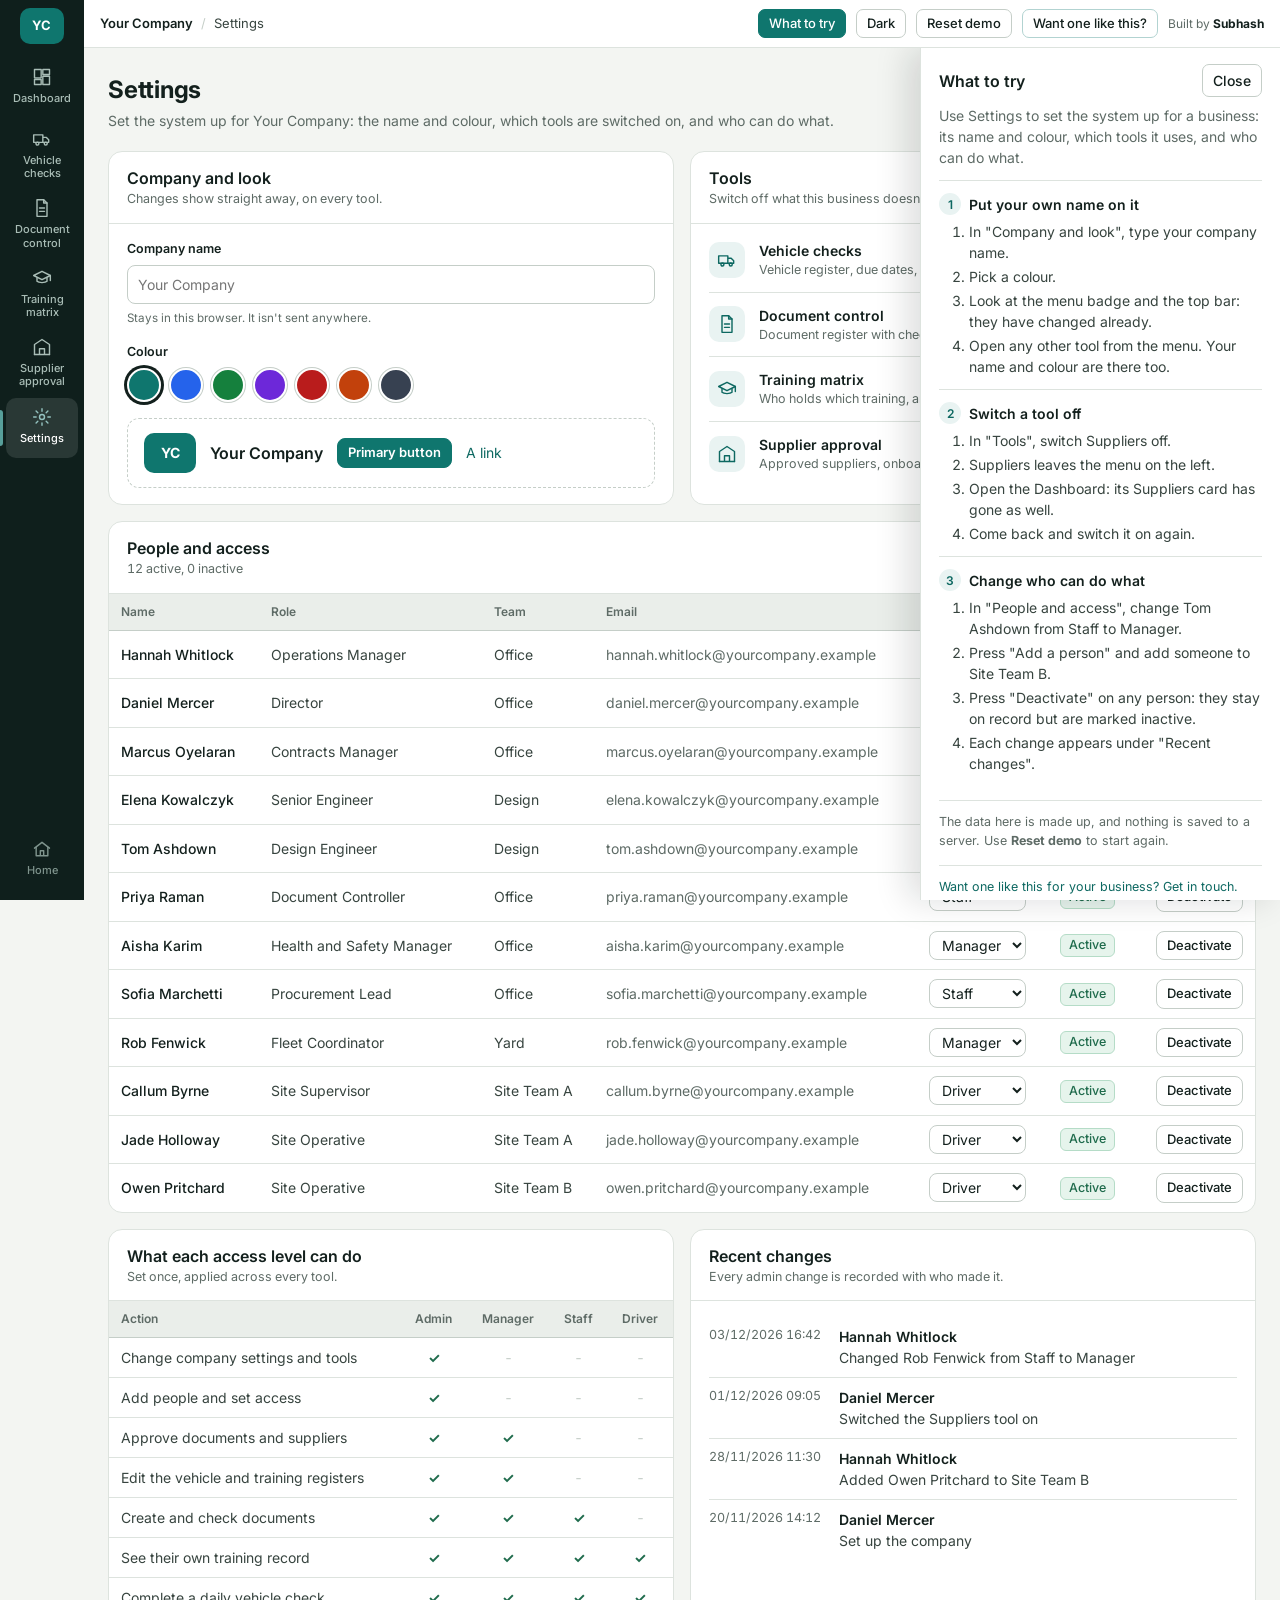
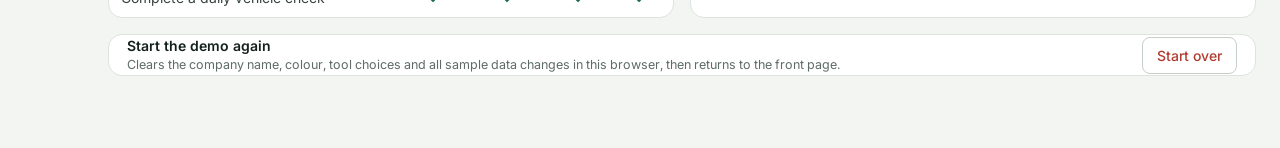
<file: app/admin.html>
<!doctype html>
<html lang="en" data-theme="light">
<head>
<meta charset="utf-8">
<meta name="viewport" content="width=device-width, initial-scale=1">
<title>Settings · demo</title>
<link rel="icon" href="data:,">
<link rel="preconnect" href="https://fonts.googleapis.com">
<link rel="preconnect" href="https://fonts.gstatic.com" crossorigin>
<link href="https://fonts.googleapis.com/css2?family=Inter:wght@400;500;600;700&display=swap" rel="stylesheet">
<link rel="stylesheet" href="../assets/suite.css">
<link rel="stylesheet" href="../assets/page.css">
<style>
.preview { border: 1px dashed var(--suite-line-2); border-radius: 12px; padding: 14px 16px; display: flex; align-items: center; gap: 14px; flex-wrap: wrap; }
.preview .logo { width: 52px; height: 40px; border-radius: 10px; display: grid; place-items: center; background: var(--suite-accent); color: var(--suite-on-accent); font-weight: 700; }
.preview .co { color: var(--suite-ink); font-weight: 600; font-size: 16px; overflow-wrap: anywhere; }
.matrix td, .matrix th { text-align: center; }
.matrix td:first-child, .matrix th:first-child { text-align: left; }
.tick { color: #1F6B4C; font-weight: 700; } [data-theme="dark"] .tick { color: #86D6AE; }
.dash { color: var(--suite-line-2); }
.log { list-style: none; margin: 0; padding: 0; }
.log li { display: flex; gap: 12px; padding: 9px 0; border-bottom: 1px solid var(--suite-line); }
.log li:last-child { border-bottom: 0; }
.log time { flex: none; width: 118px; color: var(--suite-label); font-size: 12.5px; }
.addform { display: grid; gap: 12px; grid-template-columns: repeat(auto-fit, minmax(170px, 1fr)); align-items: end; padding: 16px 18px; border-top: 1px solid var(--suite-line); background: var(--suite-sunk); border-radius: 0 0 14px 14px; }
.addform[hidden] { display: none; }
.saved { color: #1F6B4C; font-size: 12.5px; font-weight: 500; } [data-theme="dark"] .saved { color: #86D6AE; }
</style>
</head>
<body>
<main>
  <div class="head">
    <div>
      <h1>Settings</h1>
      <p>Set the system up for <span data-suite="company"></span>: the name and colour, which tools are switched on, and who can do what.</p>
    </div>
  </div>

  <div class="stack">
    <div class="cols">
      <section class="card" aria-labelledby="h-brand">
        <header><div><h2 id="h-brand">Company and look</h2><p>Changes show straight away, on every tool.</p></div><span class="saved" id="brand-saved" role="status"></span></header>
        <div class="body stack">
          <label class="field"><span>Company name</span>
            <input class="input" id="co-name" type="text" maxlength="60" autocomplete="organization" placeholder="Your Company">
            <small>Stays in this browser. It isn't sent anywhere.</small>
          </label>
          <div class="field"><span id="l-colour">Colour</span>
            <div class="swatches" id="swatches" role="group" aria-labelledby="l-colour"></div>
          </div>
          <div class="preview" aria-hidden="true">
            <span class="logo" data-suite="initials"></span>
            <span class="co" data-suite="company"></span>
            <span class="btn pri sm">Primary button</span>
            <a href="#" onclick="return false">A link</a>
          </div>
        </div>
      </section>

      <section class="card" aria-labelledby="h-tools">
        <header><div><h2 id="h-tools">Tools</h2><p>Switch off what this business doesn't need. It leaves the menu and the dashboard.</p></div></header>
        <div class="body" id="tools"></div>
      </section>
    </div>

    <section class="card" aria-labelledby="h-people">
      <header>
        <div><h2 id="h-people">People and access</h2><p id="people-count"></p></div>
        <button type="button" class="btn pri sm" id="add-open">Add a person</button>
      </header>
      <div class="tablewrap">
        <table>
          <thead><tr><th>Name</th><th>Role</th><th>Team</th><th>Email</th><th>Access</th><th>Status</th><th></th></tr></thead>
          <tbody id="people"></tbody>
        </table>
      </div>
      <form class="addform" id="add-form" hidden>
        <label class="field"><span>Full name</span><input class="input" id="add-name" required maxlength="50" autocomplete="off"></label>
        <label class="field"><span>Role</span><input class="input" id="add-role" required maxlength="50" autocomplete="off"></label>
        <label class="field"><span>Team</span><select class="input" id="add-team"></select></label>
        <label class="field"><span>Access</span><select class="input" id="add-access"></select></label>
        <div style="display:flex;gap:8px"><button class="btn pri" type="submit">Add</button><button class="btn" type="button" id="add-cancel">Cancel</button></div>
      </form>
    </section>

    <div class="cols">
      <section class="card" aria-labelledby="h-matrix">
        <header><div><h2 id="h-matrix">What each access level can do</h2><p>Set once, applied across every tool.</p></div></header>
        <div class="tablewrap">
          <table class="matrix">
            <thead><tr><th>Action</th><th>Admin</th><th>Manager</th><th>Staff</th><th>Driver</th></tr></thead>
            <tbody id="matrix"></tbody>
          </table>
        </div>
      </section>

      <section class="card" aria-labelledby="h-log">
        <header><div><h2 id="h-log">Recent changes</h2><p>Every admin change is recorded with who made it.</p></div></header>
        <div class="body"><ul class="log" id="log"></ul></div>
      </section>
    </div>

    <section class="card">
      <div class="body rowline">
        <div class="grow"><b>Start the demo again</b><div class="muted small">Clears the company name, colour, tool choices and all sample data changes in this browser, then returns to the front page.</div></div>
        <button type="button" class="btn danger" id="start-over">Start over</button>
      </div>
    </section>
  </div>
</main>

<script>
window.SUITE_MODULE = {
  id: 'admin', title: 'Settings',
  intro: 'Use Settings to set the system up for a business: its name and colour, which tools it uses, and who can do what.',
  tryIt: [
    { title: 'Put your own name on it', steps: [
      'In "Company and look", type your company name.',
      'Pick a colour.',
      'Look at the menu badge and the top bar: they have changed already.',
      'Open any other tool from the menu. Your name and colour are there too.' ] },
    { title: 'Switch a tool off', steps: [
      'In "Tools", switch Suppliers off.',
      'Suppliers leaves the menu on the left.',
      'Open the Dashboard: its Suppliers card has gone as well.',
      'Come back and switch it on again.' ] },
    { title: 'Change who can do what', steps: [
      'In "People and access", change Tom Ashdown from Staff to Manager.',
      'Press "Add a person" and add someone to Site Team B.',
      'Press "Deactivate" on any person: they stay on record but are marked inactive.',
      'Each change appears under "Recent changes".' ] }
  ]
};
</script>
<script src="../assets/suite.js"></script>
<script>
(function () {
  'use strict';
  var esc = Suite.esc, VERSION = 1;
  var LEVELS = ['Admin', 'Manager', 'Staff', 'Driver'];
  var TEAMS = ['Office', 'Design', 'Yard', 'Site Team A', 'Site Team B'];
  var ME = Suite.person('hw');

  var MATRIX = [
    ['Change company settings and tools', 1, 0, 0, 0],
    ['Add people and set access', 1, 0, 0, 0],
    ['Approve documents and suppliers', 1, 1, 0, 0],
    ['Edit the vehicle and training registers', 1, 1, 0, 0],
    ['Create and check documents', 1, 1, 1, 0],
    ['See their own training record', 1, 1, 1, 1],
    ['Complete a daily vehicle check', 1, 1, 1, 1]
  ];
  var TOOLS = [
    { id: 'fleet', what: 'Vehicle register, due dates, daily checks and defects.' },
    { id: 'documents', what: 'Document register with checking and approval.' },
    { id: 'training', what: 'Who holds which training, and what is expiring.' },
    { id: 'suppliers', what: 'Approved suppliers, onboarded by questionnaire.' }
  ];

  function stamp(daysAgo, h, m) {
    var d = Suite.daysFromNow(-daysAgo);
    return Suite.fmtDate(d) + ' ' + (h < 10 ? '0' + h : h) + ':' + (m < 10 ? '0' + m : m);
  }
  function fresh() {
    return {
      people: Suite.people.map(function (p) {
        return { id: p.id, name: p.name, role: p.role, team: p.team, access: p.access, active: true };
      }),
      log: [
        { at: stamp(1, 16, 42), who: 'Hannah Whitlock', what: 'Changed Rob Fenwick from Staff to Manager' },
        { at: stamp(3, 9, 5), who: 'Daniel Mercer', what: 'Switched the Suppliers tool on' },
        { at: stamp(6, 11, 30), who: 'Hannah Whitlock', what: 'Added Owen Pritchard to Site Team B' },
        { at: stamp(14, 14, 12), who: 'Daniel Mercer', what: 'Set up the company' }
      ],
      n: 0
    };
  }
  var S = Suite.load('admin', VERSION) || fresh();
  function persist() { Suite.save('admin', VERSION, S); }
  function nowStamp() {
    var d = new Date();
    return Suite.fmtDate(d) + ' ' + ('0' + d.getHours()).slice(-2) + ':' + ('0' + d.getMinutes()).slice(-2);
  }
  function log(what) { S.log.unshift({ at: nowStamp(), who: ME.name, what: what }); S.log = S.log.slice(0, 12); persist(); drawLog(); }

  /* ---- company and look ---- */
  var nameBox = document.getElementById('co-name');
  var saved = document.getElementById('brand-saved');
  var stored = Suite.get('company', '');
  nameBox.value = stored || '';
  var nameTimer = null, lastLogged = Suite.company();
  nameBox.addEventListener('input', function () {
    Suite.setCompany(nameBox.value);
    saved.textContent = 'Saved';
    window.clearTimeout(nameTimer);
    nameTimer = window.setTimeout(function () {
      saved.textContent = '';
      if (Suite.company() !== lastLogged) { lastLogged = Suite.company(); log('Changed the company name to ' + lastLogged); }
    }, 1400);
  });

  function drawSwatches() {
    var cur = Suite.accent().id;
    document.getElementById('swatches').innerHTML = Suite.accents.map(function (a) {
      return '<button type="button" class="swatch" data-accent="' + a.id + '" style="background:' + a.hex + '" aria-pressed="' + (a.id === cur) + '" aria-label="' + esc(a.name) + '" title="' + esc(a.name) + '"></button>';
    }).join('');
  }
  document.getElementById('swatches').addEventListener('click', function (e) {
    var b = e.target.closest('[data-accent]');
    if (!b) return;
    Suite.setAccent(b.getAttribute('data-accent'));
    drawSwatches();
    log('Changed the colour to ' + Suite.accent().name);
  });

  /* ---- tools ---- */
  function drawTools() {
    document.getElementById('tools').innerHTML = TOOLS.map(function (t) {
      var m = Suite.modules.filter(function (x) { return x.id === t.id; })[0];
      var on = Suite.moduleOn(t.id);
      return '<div class="rowline"><span class="ico">' + Suite.icon(t.id) + '</span>' +
        '<div class="grow"><b>' + esc(m.title) + '</b><div class="muted small">' + esc(t.what) + '</div></div>' +
        '<label class="switch"><input type="checkbox" data-tool="' + t.id + '"' + (on ? ' checked' : '') + ' aria-label="' + esc(m.title) + ' switched on"><i></i></label></div>';
    }).join('');
  }
  document.getElementById('tools').addEventListener('change', function (e) {
    var id = e.target.getAttribute('data-tool');
    if (!id) return;
    Suite.setModuleOn(id, e.target.checked);
    var m = Suite.modules.filter(function (x) { return x.id === id; })[0];
    log('Switched the ' + m.title + ' tool ' + (e.target.checked ? 'on' : 'off'));
  });

  /* ---- people ---- */
  function emailOf(p) { return Suite.emailFor(p); }
  function drawPeople() {
    var active = S.people.filter(function (p) { return p.active; }).length;
    document.getElementById('people-count').textContent = active + ' active, ' + (S.people.length - active) + ' inactive';
    document.getElementById('people').innerHTML = S.people.map(function (p) {
      var opts = LEVELS.map(function (l) { return '<option' + (l === p.access ? ' selected' : '') + '>' + l + '</option>'; }).join('');
      return '<tr class="' + (p.active ? '' : 'off') + '">' +
        '<td><span class="name">' + esc(p.name) + '</span></td>' +
        '<td>' + esc(p.role) + '</td><td>' + esc(p.team) + '</td>' +
        '<td class="muted">' + esc(emailOf(p)) + '</td>' +
        '<td><select class="input" style="width:auto;padding:4px 8px" data-access="' + esc(p.id) + '" aria-label="Access for ' + esc(p.name) + '"' + (p.active ? '' : ' disabled') + '>' + opts + '</select></td>' +
        '<td><span class="chip ' + (p.active ? 'green' : 'grey') + '">' + (p.active ? 'Active' : 'Inactive') + '</span></td>' +
        '<td style="text-align:right"><button type="button" class="btn sm" data-toggle="' + esc(p.id) + '">' + (p.active ? 'Deactivate' : 'Reactivate') + '</button></td></tr>';
    }).join('');
  }
  function find(id) { return S.people.filter(function (p) { return p.id === id; })[0]; }
  document.getElementById('people').addEventListener('change', function (e) {
    var id = e.target.getAttribute('data-access');
    if (!id) return;
    var p = find(id), was = p.access;
    p.access = e.target.value;
    log('Changed ' + p.name + ' from ' + was + ' to ' + p.access);
  });
  document.getElementById('people').addEventListener('click', function (e) {
    var b = e.target.closest('[data-toggle]');
    if (!b) return;
    var p = find(b.getAttribute('data-toggle'));
    if (p.id === ME.id && p.active) { window.alert('You are signed in as ' + ME.name + ', so you can\'t deactivate this account.'); return; }
    p.active = !p.active;
    log((p.active ? 'Reactivated ' : 'Deactivated ') + p.name);
    drawPeople();
  });

  var form = document.getElementById('add-form');
  document.getElementById('add-team').innerHTML = TEAMS.map(function (t) { return '<option>' + t + '</option>'; }).join('');
  document.getElementById('add-access').innerHTML = LEVELS.map(function (l) { return '<option' + (l === 'Staff' ? ' selected' : '') + '>' + l + '</option>'; }).join('');
  document.getElementById('add-open').addEventListener('click', function () { form.hidden = false; document.getElementById('add-name').focus(); });
  document.getElementById('add-cancel').addEventListener('click', function () { form.hidden = true; form.reset(); });
  form.addEventListener('submit', function (e) {
    e.preventDefault();
    var name = document.getElementById('add-name').value.replace(/[<>]/g, '').replace(/\s+/g, ' ').trim();
    var role = document.getElementById('add-role').value.replace(/[<>]/g, '').replace(/\s+/g, ' ').trim();
    if (!name || !role) return;
    S.n += 1;
    var p = { id: 'new' + S.n, name: name, role: role, team: document.getElementById('add-team').value, access: document.getElementById('add-access').value, active: true };
    S.people.push(p);
    form.hidden = true; form.reset();
    log('Added ' + p.name + ' to ' + p.team);
    drawPeople();
  });

  /* ---- matrix and log ---- */
  document.getElementById('matrix').innerHTML = MATRIX.map(function (r) {
    return '<tr><td>' + esc(r[0]) + '</td>' + r.slice(1).map(function (v) {
      return '<td>' + (v ? '<span class="tick" aria-label="Yes">✓</span>' : '<span class="dash" aria-label="No">-</span>') + '</td>';
    }).join('') + '</tr>';
  }).join('');
  function drawLog() {
    document.getElementById('log').innerHTML = S.log.map(function (l) {
      return '<li><time>' + esc(l.at) + '</time><div><b style="color:var(--suite-ink);font-weight:600">' + esc(l.who) + '</b><div>' + esc(l.what) + '</div></div></li>';
    }).join('');
  }

  document.getElementById('start-over').addEventListener('click', function () {
    if (!window.confirm('Clear everything in this demo and go back to the front page?')) return;
    Suite.reset(false);
    window.location.href = '../index.html';
  });

  Suite.onChange(function () { drawPeople(); });
  drawSwatches(); drawTools(); drawPeople(); drawLog();
})();
</script>
</body>
</html>
</file>
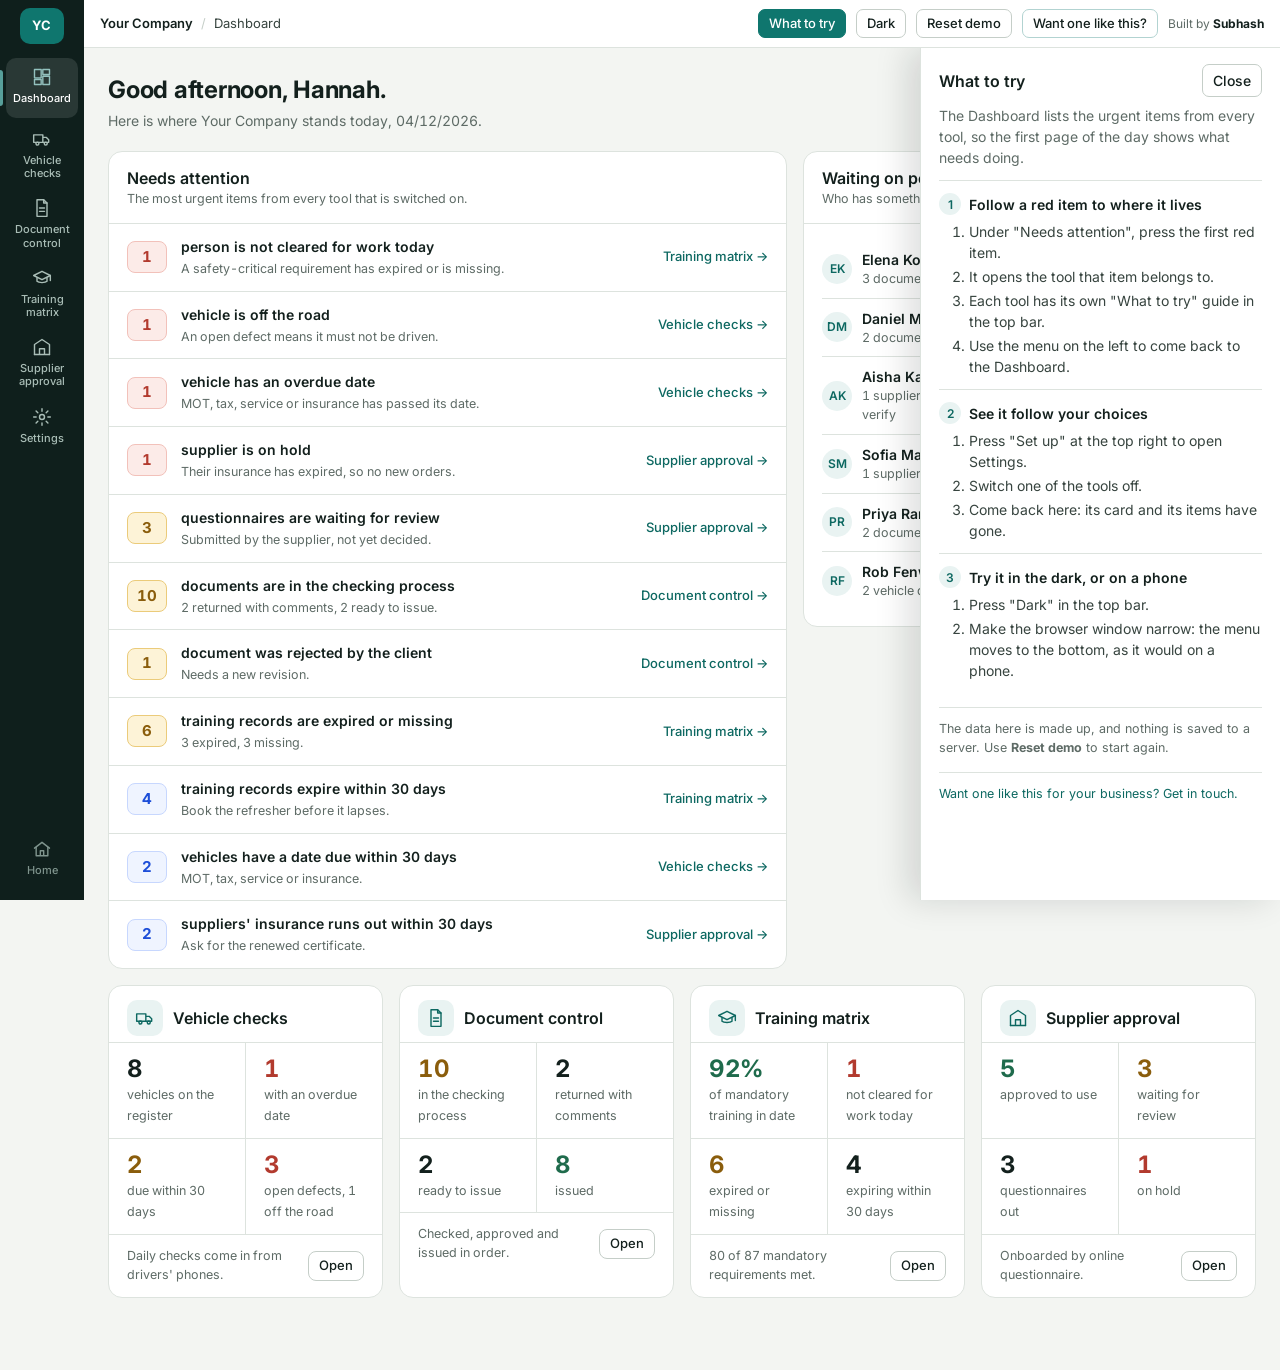
<file: app/dashboard.html>
<!doctype html>
<html lang="en" data-theme="light">
<head>
<meta charset="utf-8">
<meta name="viewport" content="width=device-width, initial-scale=1">
<title>Dashboard · demo</title>
<link rel="icon" href="data:,">
<link rel="preconnect" href="https://fonts.googleapis.com">
<link rel="preconnect" href="https://fonts.gstatic.com" crossorigin>
<link href="https://fonts.googleapis.com/css2?family=Inter:wght@400;500;600;700&display=swap" rel="stylesheet">
<link rel="stylesheet" href="../assets/suite.css">
<link rel="stylesheet" href="../assets/page.css">
<style>
.attn { list-style: none; margin: 0; padding: 0; }
.attn li { border-bottom: 1px solid var(--suite-line); }
.attn li:last-child { border-bottom: 0; }
.attn a { display: flex; align-items: center; gap: 14px; padding: 12px 18px; color: inherit; text-decoration: none; }
.attn a:hover { background: var(--suite-sunk); text-decoration: none; }
.attn .n { flex: none; min-width: 40px; height: 32px; padding: 0 8px; border-radius: 8px; display: grid; place-items: center; font-weight: 700; font-size: 15px; border: 1px solid; }
.attn .n.red { color: #B23A2E; background: #FCEBE8; border-color: #F2C1BA; }
.attn .n.amber { color: #8A5D0C; background: #FDF3D7; border-color: #EBCB7A; }
.attn .n.blue { color: #1D4ED8; background: #EFF4FF; border-color: #C7D7FE; }
[data-theme="dark"] .attn .n.red { color: #F3A198; background: #3D1B17; border-color: #66302A; }
[data-theme="dark"] .attn .n.amber { color: #F0C76A; background: #3A2E12; border-color: #5C4A1E; }
[data-theme="dark"] .attn .n.blue { color: #A9C1FF; background: #1B2540; border-color: #2F3F6B; }
.attn .t { flex: 1; min-width: 0; }
.attn .t b { color: var(--suite-ink); font-weight: 600; display: block; }
.attn .t span { color: var(--suite-label); font-size: 12.5px; }
.attn .go { flex: none; color: var(--suite-accent-ink); font-weight: 500; font-size: 13px; white-space: nowrap; }
.empty { padding: 22px 18px; color: var(--suite-label); }

.tools { display: grid; gap: 16px; grid-template-columns: repeat(auto-fit, minmax(270px, 1fr)); }
.tool header { border-bottom: 0; padding-bottom: 6px; }
.tool header .ttl { display: flex; align-items: center; gap: 10px; }
.stats { display: grid; grid-template-columns: 1fr 1fr; gap: 1px; background: var(--suite-line); border-top: 1px solid var(--suite-line); border-bottom: 1px solid var(--suite-line); }
.stat { background: var(--suite-surface); padding: 12px 18px; }
.stat b { display: block; color: var(--suite-ink); font-size: 24px; font-weight: 700; letter-spacing: -.02em; line-height: 1.15; }
.stat b.red { color: #B23A2E; } .stat b.amber { color: #8A5D0C; } .stat b.green { color: #1F6B4C; }
[data-theme="dark"] .stat b.red { color: #F3A198; } [data-theme="dark"] .stat b.amber { color: #F0C76A; } [data-theme="dark"] .stat b.green { color: #86D6AE; }
.stat span { color: var(--suite-label); font-size: 12.5px; }
.tool .foot { padding: 12px 18px; display: flex; justify-content: space-between; align-items: center; gap: 12px; }
.tool .foot span { color: var(--suite-label); font-size: 12.5px; }
.layout { display: grid; gap: 16px; grid-template-columns: minmax(0, 1.5fr) minmax(0, 1fr); align-items: start; }
.who { display: flex; align-items: center; gap: 10px; padding: 9px 0; border-bottom: 1px solid var(--suite-line); }
.who:last-child { border-bottom: 0; }
.who i { flex: none; width: 30px; height: 30px; border-radius: 50%; display: grid; place-items: center; background: var(--suite-accent-tint); color: var(--suite-accent-ink); font-style: normal; font-weight: 600; font-size: 12px; }
.who div { flex: 1; min-width: 0; }
.who b { color: var(--suite-ink); font-weight: 600; }
.who span { color: var(--suite-label); font-size: 12.5px; display: block; }
.who a { font-size: 13px; font-weight: 500; white-space: nowrap; }
@media (max-width: 980px) { .layout { grid-template-columns: 1fr; } }
</style>
</head>
<body>
<main>
  <div class="head">
    <div>
      <h1 id="hello"></h1>
      <p id="sub"></p>
    </div>
    <a class="btn" href="admin.html">Set up <span data-suite="company"></span></a>
  </div>

  <div class="stack">
    <div class="layout">
      <section class="card" aria-labelledby="h-attn">
        <header><div><h2 id="h-attn">Needs attention</h2><p>The most urgent items from every tool that is switched on.</p></div></header>
        <ul class="attn" id="attn"></ul>
      </section>

      <section class="card" aria-labelledby="h-who">
        <header><div><h2 id="h-who">Waiting on people</h2><p>Who has something to do, and where.</p></div></header>
        <div class="body" id="who"></div>
      </section>
    </div>

    <div class="tools" id="tools"></div>
  </div>
</main>

<script>
window.SUITE_MODULE = {
  id: 'dashboard', title: 'Dashboard',
  intro: 'The Dashboard lists the urgent items from every tool, so the first page of the day shows what needs doing.',
  tryIt: [
    { title: 'Follow a red item to where it lives', steps: [
      'Under "Needs attention", press the first red item.',
      'It opens the tool that item belongs to.',
      'Each tool has its own "What to try" guide in the top bar.',
      'Use the menu on the left to come back to the Dashboard.' ] },
    { title: 'See it follow your choices', steps: [
      'Press "Set up" at the top right to open Settings.',
      'Switch one of the tools off.',
      'Come back here: its card and its items have gone.' ] },
    { title: 'Try it in the dark, or on a phone', steps: [
      'Press "Dark" in the top bar.',
      'Make the browser window narrow: the menu moves to the bottom, as it would on a phone.' ] }
  ]
};
</script>
<script src="../assets/suite.js"></script>
<script>
(function () {
  'use strict';
  var esc = Suite.esc;

  /* Figures match each tool's starting sample data. Where a tool has saved changes in this
     browser, the live figures are read from it instead (see live* below). */
  var SEED = {
    fleet: { vehicles: 8, overdue: 1, dueSoon: 2, offRoad: 1, openDefects: 3 },
    documents: { checking: 10, ready: 2, returned: 2, issued: 8, rejected: 1 },
    training: { notCleared: 1, expired: 3, missing: 3, expiring30: 4, met: 80, required: 87 },
    suppliers: { approved: 5, awaitingReview: 3, expiringSoon: 2, onHold: 1, questionnairesOut: 3 }
  };

  function liveDocuments() {
    var d = Suite.load('documents', 1);
    if (!d || !Array.isArray(d.docs)) return null;
    var c = { chk: 0, app: 0, ret: 0, ready: 0, issued: 0 };
    d.docs.forEach(function (doc) {
      if (doc.gone || !doc.revs || !doc.revs.length) return;
      var st = doc.revs[doc.revs.length - 1].st;
      if (c.hasOwnProperty(st)) c[st] += 1;
    });
    return { checking: c.chk + c.app + c.ret + c.ready, ready: c.ready, returned: c.ret, issued: c.issued, rejected: null };
  }
  function liveSuppliers() {
    var d = Suite.load('suppliers', 1);
    var s = d && d.summary;
    if (!s || typeof s.approved !== 'number') return null;
    return { approved: s.approved, awaitingReview: s.awaitingReview, expiringSoon: s.expiringSoon, onHold: s.onHold, questionnairesOut: s.questionnairesOut };
  }
  function figures() {
    return {
      fleet: SEED.fleet,
      documents: liveDocuments() || SEED.documents,
      training: SEED.training,
      suppliers: liveSuppliers() || SEED.suppliers
    };
  }
  function plural(n, one, many) { return n === 1 ? one : many; }

  function draw() {
    var F = figures(), on = Suite.moduleOn;
    var hour = new Date().getHours();
    var me = Suite.person('hw');
    document.getElementById('hello').textContent = (hour < 12 ? 'Good morning' : hour < 18 ? 'Good afternoon' : 'Good evening') + ', ' + me.name.split(' ')[0] + '.';
    document.getElementById('sub').textContent = 'Here is where ' + Suite.company() + ' stands today, ' + Suite.fmtDate(Suite.today()) + '.';

    /* ---- needs attention ---- */
    var items = [];
    function add(tone, n, title, detail, href, tool) { if (n > 0) items.push({ tone: tone, n: n, title: title, detail: detail, href: href, tool: tool }); }
    if (on('training')) {
      add('red', F.training.notCleared, plural(F.training.notCleared, 'person is', 'people are') + ' not cleared for work today', 'A safety-critical requirement has expired or is missing.', 'training.html', 'Training matrix');
    }
    if (on('fleet')) {
      add('red', F.fleet.offRoad, plural(F.fleet.offRoad, 'vehicle is', 'vehicles are') + ' off the road', 'An open defect means it must not be driven.', 'fleet.html', 'Vehicle checks');
      add('red', F.fleet.overdue, plural(F.fleet.overdue, 'vehicle has', 'vehicles have') + ' an overdue date', 'MOT, tax, service or insurance has passed its date.', 'fleet.html', 'Vehicle checks');
    }
    if (on('suppliers')) {
      add('red', F.suppliers.onHold, plural(F.suppliers.onHold, 'supplier is', 'suppliers are') + ' on hold', 'Their insurance has expired, so no new orders.', 'suppliers.html', 'Supplier approval');
      add('amber', F.suppliers.awaitingReview, plural(F.suppliers.awaitingReview, 'questionnaire is', 'questionnaires are') + ' waiting for review', 'Submitted by the supplier, not yet decided.', 'suppliers.html', 'Supplier approval');
    }
    if (on('documents')) {
      add('amber', F.documents.checking, plural(F.documents.checking, 'document is', 'documents are') + ' in the checking process', F.documents.returned + ' returned with comments, ' + F.documents.ready + ' ready to issue.', 'documents.html', 'Document control');
      if (F.documents.rejected) add('amber', F.documents.rejected, plural(F.documents.rejected, 'document was', 'documents were') + ' rejected by the client', 'Needs a new revision.', 'documents.html', 'Document control');
    }
    if (on('training')) {
      add('amber', F.training.expired + F.training.missing, 'training records are expired or missing', F.training.expired + ' expired, ' + F.training.missing + ' missing.', 'training.html', 'Training matrix');
      add('blue', F.training.expiring30, plural(F.training.expiring30, 'training record expires', 'training records expire') + ' within 30 days', 'Book the refresher before it lapses.', 'training.html', 'Training matrix');
    }
    if (on('fleet')) add('blue', F.fleet.dueSoon, plural(F.fleet.dueSoon, 'vehicle has', 'vehicles have') + ' a date due within 30 days', 'MOT, tax, service or insurance.', 'fleet.html', 'Vehicle checks');
    if (on('suppliers')) add('blue', F.suppliers.expiringSoon, plural(F.suppliers.expiringSoon, 'supplier\'s insurance runs', 'suppliers\' insurance runs') + ' out within 30 days', 'Ask for the renewed certificate.', 'suppliers.html', 'Supplier approval');

    document.getElementById('attn').innerHTML = items.length ? items.map(function (i) {
      return '<li><a href="' + i.href + '"><span class="n ' + i.tone + '">' + i.n + '</span>' +
        '<span class="t"><b>' + esc(i.title) + '</b><span>' + esc(i.detail) + '</span></span>' +
        '<span class="go">' + esc(i.tool) + ' →</span></a></li>';
    }).join('') : '<li class="empty">Nothing needs attention. Every tool is switched off: turn one on in <a href="admin.html">Settings</a>.</li>';

    /* ---- waiting on people (matches each tool's starting data) ---- */
    var waits = [
      { id: 'ek', what: '3 documents to check, 1 to approve', href: 'documents.html', tool: 'documents' },
      { id: 'dm', what: '2 documents to approve, 1 supplier to approve', href: 'documents.html', tool: 'documents' },
      { id: 'ak', what: '1 supplier health and safety review, 1 certificate to verify', href: 'suppliers.html', tool: 'suppliers' },
      { id: 'sm', what: '1 supplier recommendation to make', href: 'suppliers.html', tool: 'suppliers' },
      { id: 'pr', what: '2 documents to issue', href: 'documents.html', tool: 'documents' },
      { id: 'rf', what: '2 vehicle defects to assign', href: 'fleet.html', tool: 'fleet' }
    ].filter(function (w) { return on(w.tool); });
    document.getElementById('who').innerHTML = waits.length ? waits.map(function (w) {
      var p = Suite.person(w.id), ini = p.name.split(' ').map(function (x) { return x.charAt(0); }).join('');
      return '<div class="who"><i>' + esc(ini) + '</i><div><b>' + esc(p.name) + '</b><span>' + esc(w.what) + '</span></div><a href="' + w.href + '">Open</a></div>';
    }).join('') : '<p class="muted">Nobody is waiting on anything.</p>';

    /* ---- tool cards ---- */
    var pct = Math.round(F.training.met / F.training.required * 100);
    var cards = [
      { id: 'fleet', title: 'Vehicle checks', href: 'fleet.html', foot: 'Daily checks come in from drivers\' phones.', stats: [
        [F.fleet.vehicles, 'vehicles on the register', ''], [F.fleet.overdue, 'with an overdue date', F.fleet.overdue ? 'red' : 'green'],
        [F.fleet.dueSoon, 'due within 30 days', F.fleet.dueSoon ? 'amber' : ''], [F.fleet.openDefects, 'open defects, ' + F.fleet.offRoad + ' off the road', F.fleet.offRoad ? 'red' : ''] ] },
      { id: 'documents', title: 'Document control', href: 'documents.html', foot: 'Checked, approved and issued in order.', stats: [
        [F.documents.checking, 'in the checking process', F.documents.checking ? 'amber' : ''], [F.documents.returned, 'returned with comments', ''],
        [F.documents.ready, 'ready to issue', ''], [F.documents.issued, 'issued', 'green'] ] },
      { id: 'training', title: 'Training matrix', href: 'training.html', foot: F.training.met + ' of ' + F.training.required + ' mandatory requirements met.', stats: [
        [pct + '%', 'of mandatory training in date', pct >= 90 ? 'green' : 'amber'], [F.training.notCleared, 'not cleared for work today', F.training.notCleared ? 'red' : 'green'],
        [F.training.expired + F.training.missing, 'expired or missing', 'amber'], [F.training.expiring30, 'expiring within 30 days', ''] ] },
      { id: 'suppliers', title: 'Supplier approval', href: 'suppliers.html', foot: 'Onboarded by online questionnaire.', stats: [
        [F.suppliers.approved, 'approved to use', 'green'], [F.suppliers.awaitingReview, 'waiting for review', F.suppliers.awaitingReview ? 'amber' : ''],
        [F.suppliers.questionnairesOut, 'questionnaires out', ''], [F.suppliers.onHold, 'on hold', F.suppliers.onHold ? 'red' : 'green'] ] }
    ].filter(function (c) { return on(c.id); });

    document.getElementById('tools').innerHTML = cards.map(function (c) {
      return '<section class="card tool"><header><div class="ttl"><span class="ico">' + Suite.icon(c.id) + '</span><h2>' + esc(c.title) + '</h2></div></header>' +
        '<div class="stats">' + c.stats.map(function (s) {
          return '<div class="stat"><b class="' + s[2] + '">' + esc(s[0]) + '</b><span>' + esc(s[1]) + '</span></div>';
        }).join('') + '</div>' +
        '<div class="foot"><span>' + esc(c.foot) + '</span><a class="btn sm" href="' + c.href + '">Open</a></div></section>';
    }).join('');
  }

  Suite.onChange(draw);
  draw();
})();
</script>
</body>
</html>
</file>
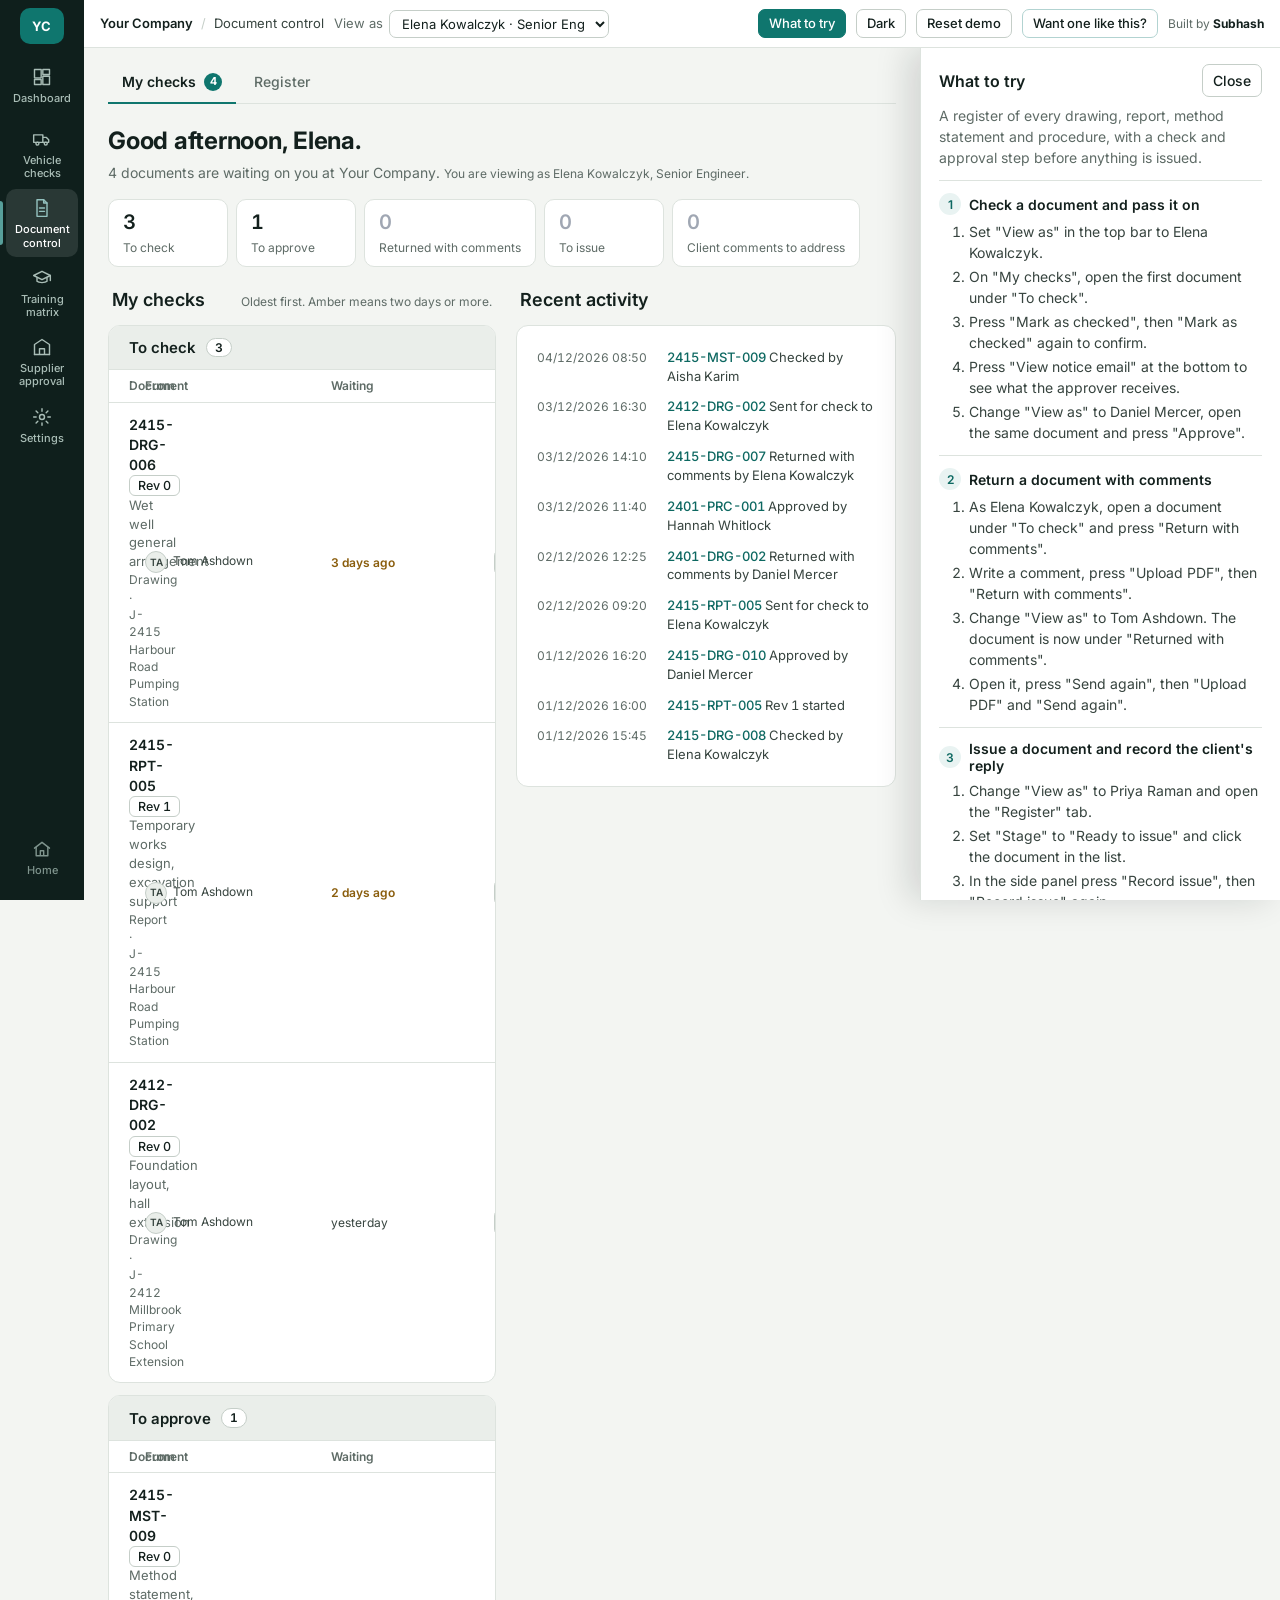
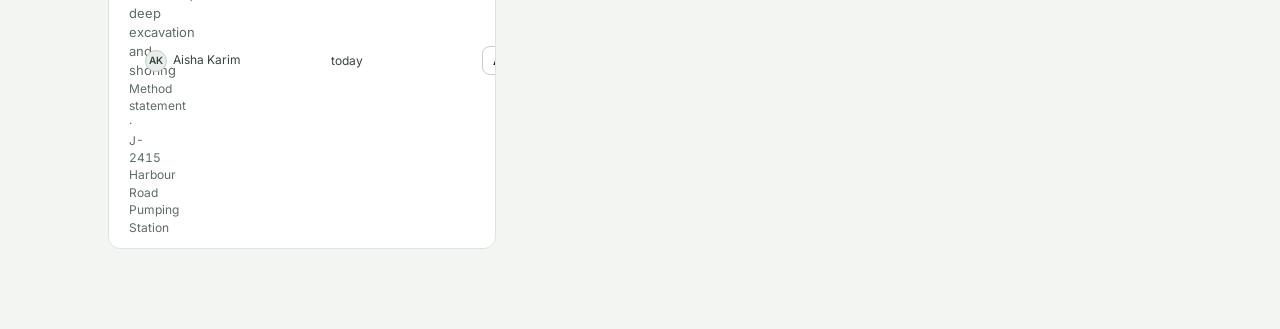
<file: app/documents.html>
<!doctype html>
<html lang="en-GB" data-theme="light">
<head>
<meta charset="utf-8">
<meta name="viewport" content="width=device-width, initial-scale=1">
<title>Document control · demo</title>
<link rel="icon" href="data:,">
<link rel="preconnect" href="https://fonts.googleapis.com">
<link rel="preconnect" href="https://fonts.gstatic.com" crossorigin>
<link href="https://fonts.googleapis.com/css2?family=Inter:wght@400;500;600;700&display=swap" rel="stylesheet">
<link rel="stylesheet" href="../assets/suite.css">
<style>
:root{
  --f-text:var(--suite-font);
  --page:var(--suite-page); --surface:var(--suite-surface); --band:#FAFBFC; --sunk:var(--suite-sunk); --line:var(--suite-line); --line2:var(--suite-line-2);
  --ink:var(--suite-ink); --body:var(--suite-body); --label:var(--suite-label); --faint:#A0A7B3;
  --brand:var(--suite-accent); --btn:var(--suite-accent); --btn-h:var(--suite-accent-strong); --link:var(--suite-accent-ink); --tint:var(--suite-accent-tint);
  --grey-t:#4B5563; --grey-b:var(--suite-sunk); --grey-l:var(--suite-line-2);
  --blue-t:#1D4ED8; --blue-b:#EFF4FF; --blue-l:#C7D7FE;
  --amber-t:#8A5D0C; --amber-b:#FDF3D7; --amber-l:#EBCB7A; --amber-edge:#D99A1E;
  --green-t:#1F6B4C; --green-b:#E6F4EC; --green-l:#B5DCC7;
  --red-t:#B23A2E; --red-b:#FCEBE8; --red-l:#F2C1BA;
  --shadow:0 12px 32px rgba(15,18,24,.14),0 2px 6px rgba(15,18,24,.06);
}
[data-theme="dark"]{
  color-scheme:dark;
  --band:#202227; --faint:#6E7683;
  --grey-t:#C5CBD4;
  --blue-t:#A9C1FF; --blue-b:#1B2540; --blue-l:#2F3F6B;
  --amber-t:#F0C76A; --amber-b:#3A2E12; --amber-l:#5C4A1E; --amber-edge:#E0A93A;
  --green-t:#86D6AE; --green-b:#15301F; --green-l:#27523A;
  --red-t:#F3A198; --red-b:#3D1B17; --red-l:#66302A;
  --shadow:0 12px 32px rgba(0,0,0,.5);
}
*{box-sizing:border-box}
html,body{margin:0}
body{background:var(--page);color:var(--body);font:14px/1.45 var(--f-text);font-variant-numeric:tabular-nums;-webkit-font-smoothing:antialiased}
button,input,select,textarea{font:inherit;color:inherit}
a{color:var(--link);text-decoration:none} a:hover{text-decoration:underline}
h1,h2,h3{margin:0;color:var(--ink);font-family:var(--f-text)}
h1{font-size:24px;font-weight:700;letter-spacing:-.01em} h2{font-size:16px;font-weight:600}
.num{color:var(--ink);font-weight:500}
.muted{color:var(--label)} .small{font-size:12px} .ink{color:var(--ink)}
#app :focus-visible{outline:2px solid var(--brand);outline-offset:2px;border-radius:4px}

main{padding:16px 24px 80px;max-width:1500px}
.fl.viewas2{display:none}
.tabs{display:flex;gap:4px;border-bottom:1px solid var(--line);margin-bottom:20px}
.tabs button{border:0;background:none;padding:8px 14px 10px;cursor:pointer;color:var(--label);font-weight:500;border-bottom:2px solid transparent;margin-bottom:-1px;display:inline-flex;gap:8px;align-items:center}
.tabs button:hover{color:var(--ink)} .tabs button.on{color:var(--ink);border-bottom-color:var(--brand);font-weight:600}
.tabs .cnt{background:var(--brand);color:var(--suite-on-accent,#fff);font-size:11px;font-weight:700;border-radius:9px;min-width:18px;height:18px;display:grid;place-items:center;padding:0 5px}
.card{background:var(--surface);border:1px solid var(--line);border-radius:14px;overflow:clip}
.band{background:var(--band);border-bottom:1px solid var(--line);padding:16px 20px;display:flex;gap:16px;align-items:flex-end;justify-content:space-between;flex-wrap:wrap}
.crumb{font-size:13px;margin-bottom:4px}
.pill{display:inline-block;border:1px solid var(--line2);border-radius:20px;padding:1px 10px;font-size:12px;color:var(--body);margin-left:8px;vertical-align:middle;font-weight:400;letter-spacing:0}

/* buttons */
.btn{display:inline-flex;align-items:center;gap:6px;border:1px solid var(--line2);background:var(--surface);color:var(--ink);border-radius:8px;padding:7px 14px;font-weight:500;cursor:pointer;white-space:nowrap}
.btn:hover{background:var(--sunk);text-decoration:none} .btn.pri{background:var(--btn);border-color:var(--btn);color:var(--suite-on-accent,#fff);font-weight:600} .btn.pri:hover{background:var(--btn-h)}
.btn.sm{padding:4px 10px;font-size:13px} .btn[disabled]{opacity:.45;cursor:not-allowed}
.lnk{background:none;border:0;padding:0;color:var(--link);cursor:pointer;font-weight:500} .lnk:hover{text-decoration:underline}
.acts{display:flex;gap:8px;flex-wrap:wrap;align-items:center}

/* filters */
.filters{padding:12px 20px;display:flex;gap:8px 12px;flex-wrap:wrap;align-items:center;border-bottom:1px solid var(--line)}
.tools{margin-left:auto;display:flex;gap:16px;align-items:center}
.fl{display:inline-flex;align-items:center;gap:8px;font-size:12px;color:var(--label)} .fl select{width:auto;font-size:14px;color:var(--ink)}
td+td+td,th+th+th{border-left:1px solid var(--line)}
.search{flex:0 1 300px;border:1px solid var(--line2);border-radius:8px;padding:6px 10px;width:240px;background:var(--surface)}
select.f,input.f,textarea.f{border:1px solid var(--line2);border-radius:8px;padding:7px 10px;background:var(--surface);width:100%}
textarea.f{min-height:76px;resize:vertical}

/* stage label */
.st{display:inline-flex;align-items:center;gap:6px;border:1px solid;border-radius:6px;padding:2px 8px 2px 6px;font-size:12.5px;font-weight:500;white-space:nowrap}
.st svg{flex:none}
.st.grey{color:var(--grey-t);background:var(--grey-b);border-color:var(--grey-l)}
.st.blue{color:var(--blue-t);background:var(--blue-b);border-color:var(--blue-l)}
.st.amber{color:var(--amber-t);background:var(--amber-b);border-color:var(--amber-l)}
.st.green{color:var(--green-t);background:var(--green-b);border-color:var(--green-l)}
.st.red{color:var(--red-t);background:var(--red-b);border-color:var(--red-l)}
.st.plain{color:var(--ink);background:var(--surface);border-color:var(--line2)} .st.plain svg{color:var(--green-t)} .st.wait{color:var(--grey-t)} .st.wait svg{color:var(--grey-t)}
.st.gone{color:var(--label);background:var(--sunk);border-color:var(--line)}
.resp{font-weight:500} .resp.red{color:var(--red-t)} .resp.amber{color:var(--amber-t)} .resp.green{color:var(--green-t)} .resp.wait{color:var(--label);font-weight:400}

/* table */
table{width:100%;border-collapse:collapse}
th{font-size:12px;font-weight:600;text-align:left;padding:10px 12px;border-bottom:1px solid var(--line2);background:var(--sunk);color:var(--body);position:sticky;top:var(--suite-bar-h);z-index:5;white-space:nowrap}
td{padding:9px 12px;border-bottom:1px solid var(--line);vertical-align:top}
tbody tr{cursor:pointer} tbody tr:hover{background:var(--band)} tbody tr.sel{background:var(--tint)}
tbody tr.mine td:first-child{box-shadow:inset 3px 0 0 var(--amber-edge)}
tr.dim .num,tr.dim .ttl{color:var(--label);text-decoration:line-through}
td.c0{width:36px;padding-right:0} td.c1{width:52px;color:var(--label)} td.ct{width:170px;white-space:nowrap} td.c3{width:70px;white-space:nowrap} td.c4{width:250px} td.c5{width:220px}
.ttl{color:var(--body);font-size:13px;margin-top:1px}
.sq{display:inline-block;width:9px;height:9px;border-radius:2px;margin-right:8px;vertical-align:1px}
.foot{padding:10px 20px;font-size:12px;color:var(--label);display:flex;justify-content:space-between;gap:12px;flex-wrap:wrap}
.bulk{display:flex;gap:12px;align-items:center;flex-wrap:wrap;padding:8px 20px;background:var(--tint);border-bottom:1px solid var(--line);font-size:13px}

/* side panel and document page blocks */
.aside{position:fixed;top:var(--suite-bar-h);right:0;bottom:0;width:460px;max-width:calc(100vw - var(--suite-rail-w));background:var(--page);border-left:1px solid var(--line);box-shadow:var(--shadow);z-index:60;overflow:auto}
.blk{padding:16px 20px;border-bottom:1px solid var(--line)}
.blk>h3{font:600 13px var(--f-text);color:var(--ink);margin-bottom:12px}
.stack{display:grid;gap:12px;align-content:start} .stack.pad{padding:12px}
.sec{background:var(--surface);border:1px solid var(--line);border-radius:12px} .sec>.blk:last-child{border-bottom:0;border-radius:0 0 12px 12px} .sec>.blk:first-child{border-radius:12px 12px 0 0} .sec>.blk:only-child{border-radius:12px}
.hd .num{font-size:15px;font-weight:600;word-break:break-word} .hd .t{color:var(--body);margin:2px 0 10px}
.hdfull{display:flex;justify-content:space-between;gap:12px;align-items:flex-start}
.hd .row{display:flex;gap:8px;align-items:center;flex-wrap:wrap}
.rev{border:1px solid var(--line2);border-radius:6px;padding:2px 8px;font-size:12.5px;color:var(--ink);font-weight:500;white-space:nowrap}
.turn{background:var(--band)} .turn p{margin:0;color:var(--ink);font-weight:600;font-size:16px} .turn .dt{color:var(--body);font-size:13px;margin-top:2px} .turn .acts,.turn .form{margin-top:12px}
.turn.mine{background:var(--amber-b)} [data-theme="dark"] .turn.mine p{color:var(--amber-t)}
.file{display:flex;gap:12px;align-items:center;justify-content:space-between}
.file .n{color:var(--ink);font-weight:500;word-break:break-all} .pdf{flex:none;width:34px;height:40px;border:1px solid var(--line2);border-radius:4px;display:grid;place-items:center;font-size:10px;font-weight:700;color:var(--red-t);background:var(--surface)}
.note{border-left:3px solid var(--amber-edge);background:var(--amber-b);padding:10px 12px;border-radius:0 8px 8px 0;margin-top:12px;color:var(--ink)}
.note.red{border-color:var(--red-t);background:var(--red-b)} .note .who{font-size:12px;color:var(--label);margin-bottom:4px}
.facts>div{display:flex;justify-content:space-between;gap:16px;padding:9px 0;border-top:1px solid var(--line)} .facts>div:first-child{border-top:0;padding-top:0} .facts>div:last-child{padding-bottom:0} .facts .k{font-size:13px;color:var(--label);flex:none} .facts .v{color:var(--ink);text-align:right;font-weight:500}
.rv>div:first-child{flex:1;min-width:0}
.rv{display:flex;justify-content:space-between;gap:16px;align-items:center;padding:8px 0;border-top:1px solid var(--line)} .rv:first-of-type{border-top:0;padding-top:0}
.hist{list-style:none;margin:0;padding:0} .hist li{display:flex;gap:12px;padding:6px 0;font-size:13px} .hist .at{flex:none;width:118px;color:var(--label);font-size:12px;padding-top:1px} .hist .c{color:var(--label)}
.form{margin-top:4px;display:grid;gap:12px} .form label,.form .lab{display:grid;gap:4px;font-size:12px;color:var(--label)} .form .two{display:grid;grid-template-columns:1fr 1fr;gap:12px}
.err{color:var(--red-t);font-size:13px;font-weight:500}
.menu{position:relative} .menu .pop{position:absolute;right:0;top:36px;background:var(--surface);border:1px solid var(--line2);border-radius:10px;box-shadow:var(--shadow);min-width:210px;padding:6px;z-index:10}
.menu .pop button{display:block;width:100%;text-align:left;background:none;border:0;padding:8px 10px;border-radius:6px;cursor:pointer;color:var(--ink)} .menu .pop button:hover{background:var(--sunk)}
.full{display:grid;grid-template-columns:minmax(0,1fr) 340px;gap:20px;align-items:start} @media(max-width:1000px){.full{grid-template-columns:1fr}}

/* my checks */
.grp{overflow:hidden}
.grp>header{display:flex;gap:10px;align-items:center;padding:12px 20px;background:var(--sunk)} .grp>header h2{font:600 15px var(--f-text)} .grp>header .n{background:var(--surface);border:1px solid var(--line2);border-radius:10px;padding:0 8px;font-size:12px;font-weight:600;color:var(--ink)}
.grp.fold>header{cursor:pointer}
.mch{display:flex;justify-content:space-between;align-items:baseline;gap:12px;flex-wrap:wrap;padding:0 4px} .mch h2{font-size:18px}
.it{display:grid;grid-template-columns:minmax(0,1fr) 170px 110px 100px;gap:16px;align-items:center;padding:12px 20px;min-height:68px;cursor:pointer;border-top:1px solid var(--line)} .it:hover{background:var(--band)}
.it.hd2{min-height:0;padding:7px 20px;font-size:12px;font-weight:600;color:var(--label);cursor:default;background:var(--surface)} .it.hd2:hover{background:var(--surface)}
.it .num{font-weight:600}
.it .p{font-size:12px;color:var(--label)} .age.late{color:var(--amber-t);font-weight:600}
.empty{padding:28px 20px;text-align:center;color:var(--label)}
.two-col{display:grid;grid-template-columns:minmax(0,1fr) 380px;gap:20px;align-items:start;margin-top:20px} @media(max-width:1100px){.two-col{grid-template-columns:1fr}}
.late{color:var(--amber-t);font-weight:600}
.av{display:inline-grid;place-items:center;width:22px;height:22px;border-radius:50%;background:var(--sunk);border:1px solid var(--line2);font-size:10px;font-weight:600;color:var(--body);margin-right:6px;vertical-align:middle}
.thb{all:unset;cursor:pointer;display:inline-flex;gap:4px;align-items:center} .thb:hover{color:var(--ink)} .thb i{font-style:normal;font-size:9px;opacity:.25} th[aria-sort] .thb{color:var(--ink)} th[aria-sort] .thb i{opacity:1}
table.dense td{padding:6px 12px} table.dense .ttl,table.dense .l2{display:inline;margin-left:10px} table.dense td.cdoc{white-space:nowrap;overflow:hidden;text-overflow:ellipsis;max-width:0} table.dense td.c4{width:390px;white-space:nowrap} table.dense td.c5{width:340px;white-space:nowrap}
.seg{display:inline-flex;border:1px solid var(--line2);border-radius:8px;overflow:hidden} .seg button{border:0;background:var(--surface);padding:6px 10px;font-size:13px;cursor:pointer;color:var(--body)} .seg button.on{background:var(--ink);color:var(--surface)}
.stp{display:grid;grid-template-columns:repeat(4,1fr)}
.stp>div{position:relative;padding:28px 6px 0 0;min-width:0}
.stp>div::before{content:"";position:absolute;top:10px;left:22px;right:2px;height:2px;background:var(--line2);border-radius:2px} .stp>div:last-child::before{display:none} .stp>div:has(+ .done)::before,.stp>div:has(+ .rej)::before{background:var(--green-t)} .stp>div:has(+ .now)::before{background:linear-gradient(90deg,var(--green-t) 50%,var(--line2) 50%)} .stp>div.now:has(+ .todo)::before,.stp>div.now:has(+ .back)::before{background:var(--line2)}
.stp .dot{position:absolute;top:0;left:0;width:22px;height:22px;border-radius:50%;border:2px solid var(--line2);background:var(--surface);display:grid;place-items:center;font-size:12px;font-weight:700;color:var(--surface);line-height:1}
.stp .done .dot{background:var(--green-t);border-color:var(--green-t)}
.stp .now .dot{border-color:var(--label);box-shadow:inset 0 0 0 4px var(--surface);background:var(--label)}
.stp .back .dot{border-color:var(--amber-edge);background:var(--amber-b);color:var(--amber-t)} .stp .skip .dot{border-color:var(--amber-edge);background:var(--amber-b);color:var(--amber-t)}
.stp .k{font-size:12px;color:var(--label)} .stp .v{color:var(--ink);font-weight:500;font-size:12.5px;overflow-wrap:break-word} .stp .d{font-size:12px;color:var(--label)}
.stp .rej .dot{border-color:var(--red-t);background:var(--red-b);color:var(--red-t)} .stp .rej .k,.stp .rej .v{color:var(--red-t)}
.stp .now .k{color:var(--ink);font-weight:600} .stp .back .k{color:var(--amber-t);font-weight:600} .stp .todo .v{color:var(--label);font-weight:400}
.ex{white-space:nowrap;overflow:hidden;text-overflow:ellipsis;font-style:italic}
.sums{display:flex;gap:8px;flex-wrap:wrap;margin-top:16px} .sum{border:1px solid var(--line);background:var(--surface);border-radius:10px;padding:8px 14px;min-width:120px} .sum b{display:block;font-size:20px;color:var(--ink);font-weight:600} .sum span{font-size:12px;color:var(--label)} .sum.zero b{color:var(--faint)}

/* modal + toast: above the shell's menu and top bar */
.scrim{position:fixed;inset:0;background:rgba(15,18,24,.5);z-index:950;display:grid;place-items:center;padding:20px}
.modal{background:var(--surface);border-radius:14px;box-shadow:var(--shadow);width:560px;max-width:100%;max-height:90vh;overflow:auto}
.modal header{padding:14px 20px;border-bottom:1px solid var(--line);display:flex;justify-content:space-between;align-items:center}
.modal .bd{padding:16px 20px} .modal footer{padding:12px 20px;border-top:1px solid var(--line);display:flex;justify-content:flex-end;gap:8px}
.mail{border:1px solid var(--line);border-radius:10px;overflow:hidden} .mail dl{margin:0;padding:12px 14px;background:var(--band);display:grid;grid-template-columns:64px 1fr;gap:4px 8px;font-size:13px} .mail dt{color:var(--label)} .mail dd{margin:0;color:var(--ink);overflow-wrap:anywhere} .mail .b{padding:14px;color:var(--ink)} .mail .b p{margin:0 0 10px}
.toast{position:fixed;bottom:20px;left:calc(50% + var(--suite-rail-w) / 2);transform:translateX(-50%);background:#14171C;color:#fff;border:1px solid #434851;border-radius:10px;padding:10px 16px;z-index:960;display:flex;gap:14px;align-items:center;box-shadow:var(--shadow);max-width:calc(100vw - 24px)} .toast .lnk{color:#fff;text-decoration:underline;white-space:nowrap}
@media(prefers-reduced-motion:no-preference){.aside.new{animation:in .18s ease-out} @keyframes in{from{transform:translateX(24px);opacity:0}}}

/* keep the page usable beside the shell's "What to try" panel */
@media(min-width:1100px){
  body:has(#suite-try:not([hidden])) main{margin-right:360px}
  body:has(#suite-try:not([hidden])) .aside{right:360px}
}
@media(max-width:900px){
  .tw{overflow-x:auto} .tw table{min-width:1000px} th{position:static}
  .tools{margin-left:0}
}
@media(max-width:760px){
  .suite-slot{display:none}
  .fl.viewas2{display:flex;margin-bottom:10px} .viewas2 select{flex:1;min-width:0}
  .stp .v{font-size:11.5px}
  main{padding:12px 12px 40px}
  h1{font-size:20px}
  .aside{bottom:58px;width:100vw;max-width:100vw}
  .toast{bottom:70px;left:50%;flex-wrap:wrap}
  .it{grid-template-columns:minmax(0,1fr) auto auto;gap:6px 12px;padding:12px 14px}
  .it>div:first-child{grid-column:1/-1}
  .it.hd2{display:none}
  .band,.filters,.blk{padding-left:14px;padding-right:14px}
  .search{flex:1 1 100%;width:100%}
  .form .two{grid-template-columns:1fr}
  .rv{flex-wrap:wrap}
  .sum{min-width:0;flex:1 1 40%}
}
</style>
</head>
<body>
<main id="app"></main>
<script>
window.SUITE_MODULE = {
  id: 'documents', title: 'Document control',
  intro: 'A register of every drawing, report, method statement and procedure, with a check and approval step before anything is issued.',
  tryIt: [
    { title: 'Check a document and pass it on', steps: [
      'Set "View as" in the top bar to Elena Kowalczyk.',
      'On "My checks", open the first document under "To check".',
      'Press "Mark as checked", then "Mark as checked" again to confirm.',
      'Press "View notice email" at the bottom to see what the approver receives.',
      'Change "View as" to Daniel Mercer, open the same document and press "Approve".'
    ] },
    { title: 'Return a document with comments', steps: [
      'As Elena Kowalczyk, open a document under "To check" and press "Return with comments".',
      'Write a comment, press "Upload PDF", then "Return with comments".',
      'Change "View as" to Tom Ashdown. The document is now under "Returned with comments".',
      'Open it, press "Send again", then "Upload PDF" and "Send again".'
    ] },
    { title: 'Issue a document and record the client\'s reply', steps: [
      'Change "View as" to Priya Raman and open the "Register" tab.',
      'Set "Stage" to "Ready to issue" and click the document in the list.',
      'In the side panel press "Record issue", then "Record issue" again.',
      'Press "Record client response", pick "Approved with comments" and press "Save response".',
      'Press "Open full page" to see the sign-off trail, revisions and history.'
    ] }
  ],
  themes: 'both'
};
</script>
<script src="../assets/suite.js"></script>
<script>
"use strict";
/* ---------- people, jobs and document types ---------- */
const E=Suite.esc;
const STAFF=["ta","mo","ek","ak","dm","hw","pr"];           /* who takes part in checking */
const DC="pr";                                               /* the document controller records issues */
const P={};STAFF.forEach(k=>{const p=Suite.person(k);P[k]={n:p.name,role:p.role,admin:k===DC||p.access==="Admin",p}});
const EVERYONE=STAFF.map(k=>[k,P[k].n]);
const TYPES={DRG:["Drawing","#2F6FB3"],RPT:["Report","#7A5AA6"],MST:["Method statement","#2E8B7A"],PRC:["Procedure","#B0527A"],SCH:["Schedule","#7A8794"]};
const JOB={};Suite.jobs.forEach(j=>JOB[j.id]=j);
const jobName=id=>JOB[id]?JOB[id].name:"", jobNo=id=>id.replace(/\D/g,"");
const PURP={"For information":0,"For comment":1,"For approval":1,"For tender":0,"For construction":0,"As built":0};
const RESP={ok:["Approved","green"],awc:["Approved with comments","amber"],rej:["Rejected","red"]};
const pad=n=>String(n).padStart(2,"0"), pad3=n=>String(n).padStart(3,"0"), revL=n=>"Rev "+n;
const at=(n,t)=>Suite.fmtDate(Suite.daysFromNow(n))+(t?" "+t:"");
const TODAY=at(0), stamp=()=>{const n=new Date();return TODAY+" "+pad(n.getHours())+":"+pad(n.getMinutes())};
const pd=s=>{const [d,t]=String(s).split(" "),[a,b,c]=d.split("/"),[h,m]=(t||"09:00").split(":");return new Date(+c,b-1,+a,+h,+m)};
const okDate=s=>/^\d{2}\/\d{2}\/\d{4}$/.test(s||"")&&!isNaN(pd(s));
const days=s=>{const d=pd(s);d.setHours(0,0,0,0);return Math.round((Suite.today()-d)/864e5)};
const ago=s=>{const n=days(s);return n<=0?"today":n===1?"yesterday":n+" days ago"};
const nm=k=>P[k]?P[k].n:"-", ini=k=>nm(k).split(" ").map(w=>w[0]).join("").slice(0,2), av=k=>`<span class="av" aria-hidden="true">${ini(k)}</span>`;
const numOf=(proj,type,no)=>`${jobNo(proj)}-${type}-${pad3(no)}`;
const fileName=(d,r,x)=>`${d.num}_Rev${r.rev}${x||""}.pdf`;

/* ---------- sample data: every date is counted back from today ---------- */
function seed(){
  const A="J-2415",B="J-2412",C="J-2401";
  const D=(id,proj,no,type,title,revs,hist)=>{const d={id,proj,no,type,title,num:numOf(proj,type,no),revs,hist:hist||[]};
    revs.forEach(r=>{if(r.file===1)r.file={name:fileName(d,r),by:r.by,at:(r.sig&&r.sig.p)||TODAY}});return d};
  const h=(n,t,by,text,c)=>({at:at(n,t),by,t:text,c});
  return [
   D(1,A,1,"SCH","Document issue schedule",[{rev:0,st:"issued",by:"pr",old:1,issue:{date:at(-46),purpose:"For information",by:"pr"}}],[h(-46,"09:10","pr","Issued, For information")]),
   D(2,A,2,"DRG","Site location plan",[{rev:0,st:"issued",by:"ta",old:1,issue:{date:at(-45),purpose:"For information",by:"pr"}}],[h(-45,"14:20","pr","Issued, For information")]),
   D(3,A,3,"DRG","Existing site layout and buried services",[{rev:0,st:"issued",by:"ta",old:1,issue:{date:at(-41),purpose:"For approval",by:"pr"},resp:{k:"ok",date:at(-33),c:""}}],[h(-33,"11:00","pr","Client response recorded: Approved"),h(-41,"16:05","pr","Issued, For approval")]),
   D(4,A,4,"RPT","Structural design report, wet well and valve chamber",[{rev:0,st:"issued",by:"ta",chk:"ek",app:"dm",sig:{p:at(-32),c:at(-28),a:at(-27)},file:1,purpose:"For approval",issue:{date:at(-27),purpose:"For approval",by:"pr"},resp:{k:"rej",date:at(-11),c:"Design loads for the valve chamber roof slab do not match the latest pump loading schedule. Update section 4 and resubmit."}}],
     [h(-11,"15:40","pr","Client response recorded: Rejected"),h(-27,"16:30","pr","Issued, For approval"),h(-27,"11:12","dm","Approved by Daniel Mercer"),h(-28,"17:02","ek","Checked by Elena Kowalczyk"),h(-32,"10:45","ta","Sent for check to Elena Kowalczyk")]),
   D(5,A,5,"RPT","Temporary works design, excavation support",[{rev:0,st:"issued",by:"ta",chk:"ek",app:"dm",sig:{p:at(-39),c:at(-38),a:at(-38)},file:1,purpose:"For approval",issue:{date:at(-35),purpose:"For approval",by:"pr"},resp:{k:"awc",date:at(-19),c:"Accepted. Add the ground investigation summary as an appendix."}},
     {rev:1,st:"chk",by:"ta",chk:"ek",app:"dm",sig:{p:at(-2)},file:1,purpose:"For approval",what:"Appendix C added: ground investigation summary.",clientNote:"Accepted. Add the ground investigation summary as an appendix."}],
     [h(-2,"09:20","ta","Sent for check to Elena Kowalczyk"),h(-3,"16:00","ta","Rev 1 started"),h(-19,"10:15","pr","Client response recorded: Approved with comments"),h(-35,"12:00","pr","Issued, For approval")]),
   D(6,A,6,"DRG","Wet well general arrangement",[{rev:0,st:"chk",by:"ta",chk:"ek",app:"dm",sig:{p:at(-3)},file:1,purpose:"For approval"}],[h(-3,"09:05","ta","Sent for check to Elena Kowalczyk","Slab levels are taken from the latest site survey.")]),
   D(7,A,7,"DRG","Valve chamber general arrangement",[{rev:0,st:"ret",by:"ta",chk:"ek",app:"dm",sig:{p:at(-4)},file:1,purpose:"For approval",ret:{by:"ek",from:"chk",at:at(-1,"14:10"),c:"Cover level on section B-B reads 31.250, the schedule says 31.520. The grid line 4 dimension is missing on plan. See mark-up.",markup:"2415-DRG-007_Rev0_markup.pdf"}}],
     [h(-1,"14:10","ek","Returned with comments by Elena Kowalczyk"),h(-4,"11:30","ta","Sent for check to Elena Kowalczyk")]),
   D(8,A,8,"DRG","Pump plinth and holding-down bolt details",[{rev:0,st:"app",by:"ta",chk:"ek",app:"dm",sig:{p:at(-5),c:at(-3)},file:1,purpose:"For approval"}],[h(-3,"15:45","ek","Checked by Elena Kowalczyk"),h(-5,"10:00","ta","Sent for check to Elena Kowalczyk")]),
   D(9,A,9,"MST","Method statement, deep excavation and shoring",[{rev:0,st:"app",by:"mo",chk:"ak",app:"ek",sig:{p:at(-4),c:at(0)},file:1,purpose:"For approval"}],[h(0,"08:50","ak","Checked by Aisha Karim","No comments."),h(-4,"11:35","mo","Sent for check to Aisha Karim")]),
   D(10,A,10,"DRG","Kiosk base and ducting layout",[{rev:0,st:"ready",by:"ta",chk:"ek",app:"dm",sig:{p:at(-6),c:at(-5),a:at(-3)},file:1,purpose:"For approval"}],[h(-3,"16:20","dm","Approved by Daniel Mercer"),h(-5,"12:10","ek","Checked by Elena Kowalczyk"),h(-6,"09:30","ta","Sent for check to Elena Kowalczyk")]),
   D(11,A,11,"DRG","Access road and hardstanding layout",[{rev:0,st:"draft",by:"ta"}],[h(-4,"15:00","ta","Registered")]),
   D(12,A,12,"MST","Method statement, pump installation and lifting",[{rev:0,st:"draft",by:"mo"}],[h(-7,"10:20","mo","Registered")]),
   D(13,A,13,"SCH","Reinforcement schedule, wet well base slab",[{rev:0,st:"draft",by:"ta"}],[h(-3,"13:40","ta","Registered")]),
   D(14,A,14,"DRG","Site set-up and traffic management plan",[{rev:0,st:"issued",by:"mo",nochk:"The client needed it for the site meeting that morning. No checker was free.",sig:{p:at(-4)},file:1,purpose:"For comment",issue:{date:at(-4),purpose:"For comment",by:"pr"}}],[h(-4,"08:15","pr","Issued without check by Priya Raman","The client needed it for the site meeting that morning.")]),
   D(15,A,15,"DRG","Rising main connection details",[{rev:0,st:"issued",by:"ta",chk:"ek",app:"dm",sig:{p:at(-14),c:at(-12),a:at(-11)},file:1,purpose:"For construction",issue:{date:at(-10),purpose:"For construction",by:"pr"}}],[h(-10,"09:00","pr","Issued, For construction"),h(-11,"14:00","dm","Approved by Daniel Mercer"),h(-12,"16:40","ek","Checked by Elena Kowalczyk"),h(-14,"11:00","ta","Sent for check to Elena Kowalczyk")]),
   D(16,A,16,"PRC","Permit to dig procedure",[{rev:0,st:"issued",by:"mo",chk:"ak",app:"hw",sig:{p:at(-9),c:at(-8),a:at(-7)},file:1,purpose:"For approval",issue:{date:at(-6),purpose:"For approval",by:"pr"}}],[h(-6,"10:30","pr","Issued, For approval"),h(-7,"15:10","hw","Approved by Hannah Whitlock"),h(-8,"12:00","ak","Checked by Aisha Karim"),h(-9,"09:45","mo","Sent for check to Aisha Karim")]),
   Object.assign(D(17,A,17,"DRG","Setting out plan, wet well",[{rev:0,st:"draft",by:"ta"}],[h(-13,"10:00","pr","Discarded: registered in error")]),{gone:1}),
   D(21,B,1,"PRC","Construction phase plan",[{rev:0,st:"app",by:"mo",chk:"ak",app:"dm",sig:{p:at(-7),c:at(-4)},file:1,purpose:"For approval"}],[h(-4,"10:30","ak","Checked by Aisha Karim"),h(-7,"14:00","mo","Sent for check to Aisha Karim")]),
   D(22,B,2,"DRG","Foundation layout, hall extension",[{rev:0,st:"chk",by:"ta",chk:"ek",app:"dm",sig:{p:at(-1)},file:1,purpose:"For construction"}],[h(-1,"16:30","ta","Sent for check to Elena Kowalczyk")]),
   D(23,B,3,"MST","Method statement, working beside occupied school buildings",[{rev:0,st:"issued",by:"mo",chk:"ak",app:"hw",sig:{p:at(-20),c:at(-19),a:at(-18)},file:1,purpose:"For approval",issue:{date:at(-18),purpose:"For approval",by:"pr"},resp:{k:"ok",date:at(-12),c:""}}],[h(-12,"09:30","pr","Client response recorded: Approved"),h(-18,"15:00","pr","Issued, For approval"),h(-18,"11:20","hw","Approved by Hannah Whitlock"),h(-19,"13:15","ak","Checked by Aisha Karim"),h(-20,"10:05","mo","Sent for check to Aisha Karim")]),
   D(31,C,1,"PRC","Site waste management procedure",[{rev:0,st:"ready",by:"mo",chk:"ak",app:"hw",sig:{p:at(-5),c:at(-4),a:at(-1)},file:1,purpose:"For information"}],[h(-1,"11:40","hw","Approved by Hannah Whitlock"),h(-4,"09:15","ak","Checked by Aisha Karim"),h(-5,"14:30","mo","Sent for check to Aisha Karim")]),
   D(32,C,2,"DRG","Roof steelwork strengthening details",[{rev:0,st:"ret",by:"ta",chk:"ek",app:"dm",sig:{p:at(-6)},file:1,purpose:"For construction",ret:{by:"dm",from:"app",at:at(-2,"12:25"),c:"Connection detail 3 does not show the existing purlin cleats. Confirm whether they stay before I approve.",markup:"2401-DRG-002_Rev0_markup.pdf"}}],
     [h(-2,"12:25","dm","Returned with comments by Daniel Mercer"),h(-4,"15:20","ek","Checked by Elena Kowalczyk"),h(-6,"10:10","ta","Sent for check to Elena Kowalczyk")]),
  ];
}
function loadDocs(){const v=Suite.load("documents",1);return v&&v.day===Suite.iso(Suite.today())&&Array.isArray(v.docs)?v.docs:seed()}
const S={me:"ek",job:"J-2415",sort:["no",1],dense:Suite.get("documents-dense",false)===true,page:"home",open:null,full:null,form:null,filter:"all",type:"all",q:"",sel:new Set(),menu:false,modal:null,toast:null,fold:true,docs:loadDocs()};
let SEQ=S.docs.reduce((m,d)=>d.hist.reduce((a,x)=>Math.max(a,x.seq||0),m),0);
const doc=id=>S.docs.find(d=>d.id===+id), cur=d=>d.revs[d.revs.length-1];
const lastIssued=d=>[...d.revs].reverse().find(r=>r.st==="issued");
const lastAt=d=>(d.hist[0]&&d.hist[0].at)||TODAY;
const jobsWithDocs=()=>Suite.jobs.filter(j=>S.docs.some(d=>d.proj===j.id));

/* ---------- stage: worked out from the current revision ---------- */
function stage(d){
  if(d.gone) return {k:"disc",l:"Discarded",c:"gone"};
  const r=cur(d);
  return {draft:{k:"draft",l:"In draft",c:"grey"},chk:{k:"chk",l:`With checker · ${nm(r.chk)}`,c:"blue"},ret:{k:"ret",l:`Returned · ${nm(r.by)}`,c:"amber"},
    app:{k:"app",l:`With approver · ${nm(r.app)}`,c:"blue"},ready:{k:"ready",l:"Ready to issue",c:"green"},
    issued:r.resp&&r.resp.k==="rej"?{k:"crej",l:"Rejected by client",c:"red"}:r.resp&&r.resp.k==="awc"?{k:"cawc",l:"Approved with comments",c:"amber"}
      :r.nochk?{k:"nochk",l:"Issued without check",c:"amber"}:r.resp?{k:"cok",l:"Approved by client",c:"plain"}
      :PURP[r.issue&&r.issue.purpose]?{k:"await",l:"Awaiting response",c:"plain wait"}:{k:"issued",l:"Issued",c:"plain"}}[r.st];
}
/* whose turn it is, and which "My checks" group it belongs to */
function turn(d){
  if(d.gone) return null; const r=cur(d);
  if(r.st==="draft") return {who:r.by,g:null};
  if(r.st==="chk") return {who:r.chk,g:"chk"};
  if(r.st==="ret") return {who:r.by,g:"fix"};
  if(r.st==="app") return {who:r.app,g:"app"};
  if(r.st==="ready") return {who:DC,g:"iss"};
  if(r.st==="issued"&&r.resp&&r.resp.k!=="ok") return {who:r.by,g:"cli"};
  return null;
}
const mine=d=>{const t=turn(d);return !!t&&t.who===S.me};
const respOf=r=>r.resp?RESP[r.resp.k]:(PURP[r.issue&&r.issue.purpose]?["Awaiting response","wait"]:null);

/* ---------- small pieces ---------- */
const SI={draft:'<circle cx="8" cy="8" r="5.5" fill="none" stroke="currentColor" stroke-width="1.6" stroke-dasharray="2.6 2"/>',
 chk:'<circle cx="8" cy="8" r="5.5" fill="none" stroke="currentColor" stroke-width="1.6"/><path d="M8 2.5a5.5 5.5 0 0 1 0 11z" fill="currentColor"/>',
 ret:'<path d="M6.5 3.5L3 7l3.5 3.5M3 7h6.2a3.3 3.3 0 0 1 0 6.6H7.5" fill="none" stroke="currentColor" stroke-width="1.8" stroke-linecap="round" stroke-linejoin="round"/>',
 ready:'<circle cx="8" cy="8" r="5.5" fill="none" stroke="currentColor" stroke-width="1.6"/><path d="M5.3 8.2l1.9 1.9 3.5-4" fill="none" stroke="currentColor" stroke-width="1.7" stroke-linecap="round" stroke-linejoin="round"/>',
 issued:'<circle cx="8" cy="8" r="6.3" fill="currentColor"/><path d="M5.2 8.2l1.9 1.9 3.6-4.1" fill="none" stroke="var(--surface)" stroke-width="1.8" stroke-linecap="round" stroke-linejoin="round"/>',
 nochk:'<path d="M8 2.6l6 10.4H2z" fill="none" stroke="currentColor" stroke-width="1.6" stroke-linejoin="round"/><path d="M8 6.8v3M8 11.3v.3" stroke="currentColor" stroke-width="1.7" stroke-linecap="round"/>',
 disc:'<path d="M4.5 4.5l7 7M11.5 4.5l-7 7" stroke="currentColor" stroke-width="1.7" stroke-linecap="round"/>'};
SI.app=SI.chk;SI.cok=SI.issued;SI.cawc=SI.ready;
SI.await='<circle cx="8" cy="8" r="5.5" fill="none" stroke="currentColor" stroke-width="1.6"/><path d="M8 5v3.2l2.1 1.3" fill="none" stroke="currentColor" stroke-width="1.6" stroke-linecap="round"/>';
SI.crej='<circle cx="8" cy="8" r="5.5" fill="none" stroke="currentColor" stroke-width="1.6"/><path d="M5.9 5.9l4.2 4.2M10.1 5.9l-4.2 4.2" stroke="currentColor" stroke-width="1.7" stroke-linecap="round"/>';
const stl=d=>{const s=stage(d);return `<span class="st ${s.c}"><svg width="13" height="13" viewBox="0 0 16 16" aria-hidden="true">${SI[s.k]}</svg>${E(s.l)}</span>`};
/* second line of the Stage cell: how long it has been where it is */
function sub(d){const r=cur(d);if(d.gone)return"";
  if(r.st==="issued"){const k=stage(d).k,l=t=>`<div class="l2 small muted">${t}</div>`;
    if(k==="await")return l(`Issued ${ago(r.issue.date)}`);
    if(k==="crej"||k==="cawc")return l(`Client replied ${ago(r.resp.date)}`);
    if(k==="nochk"&&PURP[r.issue.purpose]&&!r.resp)return l("Awaiting response");
    if(k==="cok")return l(`Client replied ${E(r.resp.date)}`);
    return ""}
  const m={chk:["Sent",lastAt(d)],ret:["Returned",r.ret&&r.ret.at],app:["Checked",lastAt(d)],ready:["Approved",lastAt(d)]}[r.st];if(!m||!m[1])return"";
  return `<div class="l2 small ${days(m[1])>=2?"late":"muted"}">${m[0]} ${ago(m[1])}</div>`}
const typ=d=>TYPES[d.type]||["Document","#7A8794"];
const sq=d=>`<span class="sq" style="background:${typ(d)[1]}" aria-hidden="true"></span>`;
const sel=(f,opts,v)=>`<select class="f" data-f="${f}">${opts.map(([k,l])=>`<option value="${E(k)}"${k===v?" selected":""}>${E(l)}</option>`).join("")}</select>`;
function hist(d,t,c){d.hist.unshift({at:stamp(),by:S.me,t,c,seq:++SEQ})}
function notice(d,to,subj,line,c){const ids=[...new Set([].concat(to))];S.toast={msg:`Notice sent to ${ids.map(nm).join(" and ")}.`,mail:{to:ids,subj:`${subj}: ${d.num} ${revL(cur(d).rev)}`,line,c,id:d.id}}}
const plural=n=>`${n} ${n===1?"document":"documents"}`;
const pick1=(pref,not)=>pref.concat(STAFF).find(k=>!not.includes(k));

/* ---------- page ---------- */
let LASTOPEN=null;
function render(){
  const n=S.docs.filter(d=>mine(d)&&turn(d).g).length;
  const body=S.page==="home"?home():S.page==="doc"&&doc(S.full)?fullPage(doc(S.full)):register();
  const reg=S.page==="register"||S.page==="doc";
  document.getElementById("app").innerHTML=`
  <label class="fl viewas2">View as<select class="f" data-set="me" aria-label="View as">${STAFF.map(k=>`<option value="${k}"${k===S.me?" selected":""}>${E(P[k].n)} · ${E(P[k].role)}</option>`).join("")}</select></label>
  <div class="tabs" role="navigation" aria-label="Documents">
    <button data-act="nav" data-v="home" class="${reg?"":"on"}"${reg?"":' aria-current="page"'}>My checks${n?`<span class="cnt">${n}</span>`:""}</button>
    <button data-act="nav" data-v="register" class="${reg?"on":""}"${reg?' aria-current="page"':""}>Register</button>
  </div>
  ${body}
  ${S.page==="register"&&S.open&&doc(S.open)?`<aside class="aside${S.open!==LASTOPEN?" new":""}" aria-label="Document">${panel(doc(S.open))}</aside>`:""}
  ${S.modal?modal():""}
  ${S.toast?`<div class="toast" role="status"><span>${E(S.toast.msg)}</span>${S.toast.mail?`<button class="lnk" data-act="mail">View notice email</button>`:""}${S.toast.draft?`<button class="lnk" data-act="draft" data-id="${S.toast.draft}">Draft email</button>`:""}<button class="lnk" data-act="untoast" aria-label="Dismiss" style="text-decoration:none">✕</button></div>`:""}`;
  LASTOPEN=S.page==="register"?S.open:null;
  const va=document.getElementById("viewas");if(va)va.value=S.me;
  Suite.save("documents",1,{day:Suite.iso(Suite.today()),docs:S.docs});
}

/* ---------- My checks ---------- */
function home(){
  const G=[["chk","To check","Check"],["app","To approve","Approve"],["fix","Returned with comments","Fix"],["iss","To issue","Issue"],["cli","Client comments to address","Start"]];
  const my=S.docs.filter(d=>mine(d)&&turn(d).g);
  const others=S.docs.filter(d=>{const t=turn(d),r=cur(d);return t&&!mine(d)&&["chk","app","ready"].includes(r.st)&&r.by===S.me});
  const from=d=>{const r=cur(d);return {chk:r.by,app:r.chk,fix:r.ret&&r.ret.by,iss:r.app,cli:null}[turn(d).g]};
  const item=(d,btn)=>{const late=days(lastAt(d))>=2,t=turn(d),r=cur(d),f=btn?from(d):t.who,ex=t.g==="fix"?r.ret.c:t.g==="cli"?r.resp.c:"";
    return `<div class="it" data-act="full" data-id="${d.id}" tabindex="0" role="link">
      <div style="min-width:0"><span class="num">${E(d.num)}</span> <span class="rev">${revL(r.rev)}</span><div class="p ink" style="font-size:13px">${E(d.title)}</div><div class="p">${E(typ(d)[0])} · ${E(d.proj)} ${E(jobName(d.proj))}</div>${ex?`<div class="p ex">"${E(ex)}"</div>`:""}</div>
      <div class="small">${btn&&t.g==="cli"?`<span class="resp ${RESP[r.resp.k][1]}">${RESP[r.resp.k][0]}</span>`:`${av(f)}${nm(f)}`}</div>
      <div class="small age ${late?"late":""}">${ago(lastAt(d))}</div>
      <div style="text-align:right">${btn?`<span class="btn sm">${btn}</span>`:stl(d)}</div></div>`};
  const lists=G.map(([k,l,b])=>[k,l,b,my.filter(d=>turn(d).g===k).sort((a,b2)=>pd(lastAt(a))-pd(lastAt(b2)))]);
  const head=`<div class="it hd2"><div>Document</div><div>From</div><div>Waiting</div><div></div></div>`;
  const groups=lists.map(([k,l,b,list])=>list.length?`<section class="sec grp" id="g-${k}"><header><h2>${l}</h2><span class="n">${list.length}</span></header>${head.replace("From",k==="cli"?"Client said":"From")}${list.map(d=>item(d,b)).join("")}</section>`:"").join("");
  const act=S.docs.flatMap(d=>d.hist.map(h=>({d,h}))).sort((a,b)=>(b.h.seq||0)-(a.h.seq||0)||pd(b.h.at)-pd(a.h.at)).slice(0,9);
  const hr=new Date().getHours(),hello=hr<12?"Good morning":hr<18?"Good afternoon":"Good evening";
  return `<h1>${hello}, ${E(nm(S.me).split(" ")[0])}.</h1><p class="muted" style="margin:4px 0 0">${my.length?`${my.length} ${my.length===1?"document is":"documents are"} waiting on you`:"Nothing is waiting on you"} at ${E(Suite.company())}. <span class="small">You are viewing as ${E(nm(S.me))}, ${E(P[S.me].role)}.</span></p>
  <div class="sums">${lists.map(([k,l,,list])=>`<div class="sum ${list.length?"":"zero"}"><b>${list.length}</b><span>${l}</span></div>`).join("")}</div>
  <div class="two-col">
    <div class="stack">
      <div class="mch"><h2>My checks</h2><span class="small muted">Oldest first. Amber means two days or more.</span></div>
      ${groups||`<section class="sec"><div class="empty"><div class="ink" style="font-weight:600;margin-bottom:4px">All caught up</div>Nothing is waiting on you. Use "View as" in the top bar to see someone else's list.</div></section>`}
      ${others.length?`<section class="sec grp fold"><header data-act="fold" tabindex="0" role="button" aria-expanded="${!S.fold}"><h2>${S.fold?"▸":"▾"} My documents waiting on someone else</h2><span class="n">${others.length}</span></header>${S.fold?"":head.replace("From","With")+others.map(d=>item(d,null)).join("")}</section>`:""}
    </div>
    <div class="stack"><div class="mch"><h2>Recent activity</h2></div><section class="sec"><div class="blk"><ul class="hist">${act.map(({d,h})=>`<li><span class="at">${E(h.at)}</span><span><button class="lnk" data-act="full" data-id="${d.id}">${E(d.num)}</button> ${E(h.t)}</span></li>`).join("")}</ul></div></section></div>
  </div>`;
}

/* ---------- Register ---------- */
const CH=[["all","All"],["draft","In draft"],["chk","With checker"],["ret","Returned"],["app","With approver"],["ready","Ready to issue"],["issued","Issued"],["await","Awaiting response"],["cok","Approved by client"],["cawc","Approved with comments"],["crej","Rejected by client"],["nochk","Issued without check"],["disc","Discarded"]];
const ORDER=["draft","ret","chk","app","ready","crej","cawc","nochk","await","issued","cok","disc"];
const SORT={no:d=>d.no,doc:d=>d.num.toLowerCase(),type:d=>typ(d)[0],rev:d=>cur(d).rev,stage:d=>ORDER.indexOf(stage(d).k),issue:d=>{const li=lastIssued(d);return li?+pd(li.issue.date):0}};
const inJob=()=>S.docs.filter(d=>d.proj===S.job);
function rows(){
  const [k,dir]=S.sort;
  return inJob().filter(d=>{const s=stage(d).k;
    if(S.filter==="all"){if(s==="disc")return false} else if(S.filter==="me"){if(!mine(d))return false} else if(s!==S.filter)return false;
    if(S.type!=="all"&&d.type!==S.type)return false;
    if(S.q&&!(d.num+" "+d.title+" "+typ(d)[0]).toLowerCase().includes(S.q.toLowerCase()))return false;
    return true}).sort((a,b)=>{const x=SORT[k](a),y=SORT[k](b);return (x<y?-1:x>y?1:a.no-b.no)*dir});
}
function register(){
  const all=inJob(), list=rows(), job=JOB[S.job];
  const cnt=k=>k==="all"?all.filter(d=>!d.gone).length:all.filter(d=>stage(d).k===k).length, nMe=all.filter(mine).length;
  const act=S.filter!=="all"||S.type!=="all"||S.q;
  const stageOpts=[["all",`All stages (${cnt("all")})`],["me",`Waiting on me (${nMe})`]].concat(CH.slice(1).filter(([k])=>cnt(k)||S.filter===k).map(([k,l])=>[k,`${l} (${cnt(k)})`]));
  const selD=[...S.sel].map(doc).filter(Boolean), dc=S.me===DC, canSend=selD.length&&selD.every(d=>cur(d).st==="draft"&&cur(d).by===S.me&&!d.gone), canIss=dc&&selD.length&&selD.every(d=>cur(d).st==="ready");
  const th=(k,l)=>{const on=S.sort[0]===k;return `<th${on?` aria-sort="${S.sort[1]>0?"ascending":"descending"}"`:""}><button class="thb" data-act="sort" data-v="${k}">${l}<i>${on&&S.sort[1]<0?"▼":"▲"}</i></button></th>`};
  const row=d=>{const r=cur(d),li=lastIssued(d),rp=li&&respOf(li);
    return `<tr class="${mine(d)?"mine":""} ${S.open===d.id?"sel":""} ${d.gone?"dim":""}" data-act="open" data-id="${d.id}">
    <td class="c0"><input type="checkbox" data-sel="${d.id}" ${S.sel.has(d.id)?"checked":""} aria-label="Select ${E(d.num)}"></td>
    <td class="c1">${pad3(d.no)}</td>
    <td class="cdoc"><span class="num">${E(d.num)}</span><div class="ttl">${E(d.title)}</div></td>
    <td class="ct">${sq(d)}${E(typ(d)[0])}</td>
    <td class="c3"><span class="ink">${revL(r.rev)}</span></td>
    <td class="c4">${stl(d)}${sub(d)}</td>
    <td class="c5">${li?`<span class="ink">${E(li.issue.purpose)}</span><div class="l2 small muted">${revL(li.rev)} · ${E(li.issue.date)}</div>${rp&&li!==r?`<div class="l2 small"><span class="resp ${rp[1]}">${rp[0]}</span></div>`:""}`:`<span class="muted">Not issued yet</span>`}</td></tr>`};
  return `<div class="card">
    <div class="band"><div><div class="crumb muted">Document register</div><h1>${E(job.id)} · ${E(job.name)}<span class="pill">Client: ${E(job.client)}</span></h1></div>
      <div class="acts"><label class="fl">Job<select class="f" data-set="job">${jobsWithDocs().map(j=>`<option value="${E(j.id)}"${j.id===S.job?" selected":""}>${E(j.id)} · ${E(j.name)}</option>`).join("")}</select></label><button class="btn" data-act="log">Change log</button><button class="btn" data-act="export">Export</button><button class="btn pri" data-act="reg">Register a document</button></div></div>
    <div class="filters">
      <input class="search" id="q" placeholder="Search number, title or type…" value="${E(S.q)}" aria-label="Search this register">
      <label class="fl">Stage<select class="f" data-set="filter">${stageOpts.map(([k,l])=>`<option value="${k}"${S.filter===k?" selected":""}>${l}</option>`).join("")}</select></label>
      <label class="fl">Type<select class="f" data-set="type"><option value="all">All types</option>${Object.entries(TYPES).map(([k,[l]])=>`<option value="${k}"${S.type===k?" selected":""}>${l}</option>`).join("")}</select></label>
      ${act?`<button class="lnk" data-act="clearf">Clear filters</button>`:""}
      <span class="tools"><span class="seg" role="group" aria-label="Row height"><button class="${S.dense?"":"on"}" data-act="dense" data-v="0" aria-pressed="${!S.dense}">Comfortable</button><button class="${S.dense?"on":""}" data-act="dense" data-v="1" aria-pressed="${S.dense}">Compact</button></span></span></div>
    ${S.sel.size?`<div class="bulk"><b class="ink">${S.sel.size} selected</b><button class="btn sm" data-act="bulk" data-v="send" ${canSend?"":"disabled"}>Send for check</button><button class="btn sm" data-act="bulk" data-v="issue" ${canIss?"":"disabled"}>Record issue</button><button class="lnk" data-act="clearsel">Clear</button>${!canSend&&!canIss?`<span class="muted">Pick your own drafts to send for check. ${E(nm(DC))} can pick documents that are ready to issue.</span>`:""}</div>`:""}
    <div class="tw"><table class="${S.dense?"dense":""}"><thead><tr><th></th>${th("no","No.")}${th("doc","Document")}${th("type","Type")}${th("rev","Rev")}${th("stage","Stage")}${th("issue","Last issue")}</tr></thead>
      <tbody>${list.map(row).join("")||`<tr><td colspan="7" class="empty">No documents match these filters. <button class="lnk" data-act="clearf">Clear filters</button></td></tr>`}</tbody></table></div>
    <div class="foot"><span>Showing ${list.length} of ${all.length} documents</span><span>The amber edge marks rows waiting on you</span></div>
  </div>`;
}

/* ---------- document blocks ---------- */
function bHead(d,full){const r=cur(d);
  return `<div class="blk hd"><div class="${full?"hdfull":""}">
    ${full?"":`<div class="acts" style="justify-content:flex-end;margin-bottom:8px"><button class="btn sm" data-act="full" data-id="${d.id}">Open full page</button>${moreMenu(d)}<button class="btn sm" data-act="close" aria-label="Close panel">✕</button></div>`}
    <div><div class="num">${E(d.num)}</div><div class="t">${E(d.title)}</div><div class="row"><span class="rev">${revL(r.rev)}</span>${stl(d)}<span class="small muted">${sq(d)}${E(typ(d)[0])}</span></div></div>
    ${full?`<div class="acts" style="flex:none">${moreMenu(d)}</div>`:""}</div></div>`}
function moreMenu(d){const r=cur(d),a=P[S.me].admin,it=[];
  if(d.gone) return "";
  if(r.st==="chk"&&S.me!==r.by&&S.me!==r.chk&&S.me!==r.app) it.push(["take","Take over check"]);
  if(["chk","app"].includes(r.st)&&S.me===r.by) it.push(["replace","Replace PDF"]);
  if(r.st==="issued"&&PURP[r.issue.purpose]) it.push(["resp",r.resp?"Change client response":"Record client response"]);
  if(a&&r.st!=="issued") it.push(["nochk","Issue without check"]);
  if(r.st!=="issued"&&d.revs.length===1&&(a||S.me===r.by)) it.push(["discard","Discard"]);
  if(!it.length) return "";
  return `<div class="menu"><button class="btn sm" data-act="menu" aria-label="More actions" aria-expanded="${S.menu}">⋯</button>${S.menu?`<div class="pop">${it.map(([k,l])=>`<button data-act="form" data-v="${k}" data-id="${d.id}">${l}</button>`).join("")}</div>`:""}</div>`}
function bTurn(d){
  const r=cur(d),my=mine(d),f=S.form&&S.form.id===d.id?S.form:null;
  if(d.gone) return `<div class="blk turn"><p>Discarded</p><div class="dt">Its number is never used again.</div></div>`;
  let hl="",dt="",btn="";const b=(k,l,p)=>`<button class="btn ${p?"pri":""}" data-act="form" data-v="${k}" data-id="${d.id}">${l}</button>`,when=ago(lastAt(d));
  if(r.st==="draft"){hl="In draft";dt=my?"Send it for check when the PDF is ready.":`With ${nm(r.by)}. Not sent for check yet.`;if(my)btn=b("send","Send for check",1)}
  if(r.st==="chk"){hl=my?"Waiting for your check":`Waiting for ${nm(r.chk)} to check`;dt=`Sent by ${nm(r.by)} ${when}.`;if(my)btn=b("checked","Mark as checked",1)+b("return","Return with comments")}
  if(r.st==="ret"){hl=my?"Returned to you with comments":`Returned to ${nm(r.by)} with comments`;dt=`Returned by ${nm(r.ret.by)} ${ago(r.ret.at)}.${my?" Fix it and send it again.":""}`;if(my)btn=b("again","Send again",1)}
  if(r.st==="app"){hl=my?"Waiting for your approval":`Waiting for ${nm(r.app)} to approve`;dt=`Checked by ${nm(r.chk)} ${when}.`;if(my)btn=b("approve","Approve",1)+b("return","Return with comments")}
  if(r.st==="ready"){hl=my?"Ready for you to issue":`Waiting for ${nm(DC)} to issue`;dt=`Approved by ${nm(r.app)} ${when}.${my?" Send it to the client, then record the issue here.":""}`;if(my)btn=b("issue","Record issue",1)}
  if(r.st==="issued"){const rp=respOf(r);
    if(r.resp&&r.resp.k!=="ok"){hl=`Client ${r.resp.k==="rej"?"rejected":"approved with comments"}`;dt=`Client replied on ${E(r.resp.date)}. ${my?"Start the next revision to answer the comments.":`Waiting for ${nm(r.by)} to start the next revision.`}`;if(my)btn=b("next","Start next revision",1)}
    else if(rp&&!r.resp){hl="Awaiting the client's response";dt=`Issued on ${E(r.issue.date)} by ${nm(r.issue.by)}.`;btn=b("resp","Record client response")}
    else{hl=r.resp?"Approved by the client":"Issued";dt=`Issued on ${E(r.issue.date)} by ${nm(r.issue.by)}. ${r.resp?`Client replied on ${E(r.resp.date)}.`:"No response is expected for this purpose."}`}
    if(r.nochk) dt+=` Issued without check: ${E(r.nochk)}`}
  return `<div class="blk turn ${my&&!f?"mine":""}"><p>${hl}</p><div class="dt">${dt}</div>${f?form(d,f):btn?`<div class="acts">${btn}</div>`:""}</div>`;
}
function bSign(d){const r=cur(d),s=r.sig||{};
  if(r.old) return `<div class="blk"><h3>Sign-off</h3><span class="muted">Issued before checking was introduced.</span></div>`;
  const rf=r.st==="ret"&&r.ret?r.ret.from:null;
  const c=(k,who,date,state,word)=>`<div class="${state}"><span class="dot" aria-hidden="true">${{done:"✓",back:"↩",skip:"!"}[state]||""}</span><div class="k">${k}</div><div class="v">${who?nm(who):"-"}</div><div class="d">${E(date||word||"")}</div></div>`;
  const steps=[
   c("Prepared",r.by,s.p,(r.st==="draft"||r.st==="ret")?"now":"done",r.st==="ret"?"fixing comments":r.st==="draft"?"in draft":""),
   r.nochk?c("Checked",null,"","skip","not checked"):c("Checked",r.chk,s.c,s.c?"done":r.st==="chk"?"now":rf==="chk"?"back":"todo",r.st==="chk"?"checking now":rf==="chk"?"returned":r.chk?"not yet":""),
   r.nochk?c("Approved",null,"","skip","not approved"):c("Approved",r.app,s.a,s.a?"done":r.st==="app"?"now":rf==="app"?"back":"todo",r.st==="app"?"approving now":rf==="app"?"returned":r.app?"not yet":""),
   c("Issued",r.issue?r.issue.by:null,r.issue&&r.issue.date,r.st==="issued"?"done":r.st==="ready"?"now":"todo",r.st==="ready"?"ready to issue":"")];
  if(PURP[(r.issue&&r.issue.purpose)||r.purpose]){const x=r.resp,cls=x?{ok:"done",awc:"back",rej:"rej"}[x.k]:r.st==="issued"?"now":"todo";
    steps.push(`<div class="${cls}"><span class="dot" aria-hidden="true">${{done:"✓",back:"!",rej:"✕"}[cls]||""}</span><div class="k">Client</div><div class="v">${x?RESP[x.k][0]:"-"}</div><div class="d">${x?E(x.date):r.st==="issued"?"awaiting response":""}</div></div>`)}
  return `<div class="blk"><h3>Sign-off</h3><div class="stp" style="grid-template-columns:repeat(${steps.length},1fr)">${steps.join("")}</div>${r.nochk?`<div class="note"><div class="who">Issued without check by ${nm(r.issue.by)}</div>${E(r.nochk)}</div>`:""}</div>`}
function bFile(d){const r=cur(d),folder=r.st==="issued"?"Issued folder":"Working folder";
  let h=`<div class="blk"><h3>File and comments</h3>`;
  h+=r.file?`<div class="file"><div style="display:flex;gap:12px;align-items:center"><span class="pdf">PDF</span><div><div class="n">${E(r.file.name)}</div><div class="small muted">Uploaded by ${nm(r.file.by)}, ${E(r.file.at.slice(0,10))} · ${folder}</div></div></div><button class="btn sm" data-act="nofile">Download PDF</button></div>`:`<span class="muted">${r.old?"No PDF. This revision was issued before files were kept here.":"No PDF yet. It is uploaded when the document is sent for check."}</span>`;
  if(r.clientNote) h+=`<div class="note"><div class="who">Client's comments on ${revL(r.rev-1)}</div>${E(r.clientNote)}</div>`;
  if(r.what) h+=`<div class="small" style="margin-top:10px"><span class="muted">What changed: </span><span class="ink">${E(r.what)}</span></div>`;
  if(r.st==="ret"&&r.ret) h+=`<div class="note"><div class="who">${nm(r.ret.by)}, ${E(r.ret.at)}</div>${E(r.ret.c)}${r.ret.markup?`<div style="margin-top:8px"><button class="lnk" data-act="nofile">Download marked-up PDF</button></div>`:""}</div>`;
  if(r.st==="issued"&&r.resp&&r.resp.c) h+=`<div class="note ${r.resp.k==="rej"?"red":""}"><div class="who">Client response, ${E(r.resp.date)}: ${RESP[r.resp.k][0]}</div>${E(r.resp.c)}</div>`;
  return h+`</div>`}
function bDetails(d){const r=cur(d),li=lastIssued(d),rp=li&&respOf(li),k=(a,b)=>`<div><div class="k">${a}</div><div class="v">${b}</div></div>`;
  return `<div class="blk"><h3>Details</h3><div class="facts">${k("Type",`${E(d.type)} · ${E(typ(d)[0])}`)}${k("Author",nm(r.by))}${k("Checker",r.chk?nm(r.chk):"-")}${k("Approver",r.app?nm(r.app):"-")}${k("Purpose",E(r.purpose||(li&&li.issue.purpose)||"-"))}${k("Last issue",li?`${revL(li.rev)} · ${E(li.issue.date)}`:"Not issued yet")}${k("Client response",rp?`<span class="resp ${rp[1]}">${rp[0]}</span>`:"-")}${k("Job",`${E(d.proj)} · ${E(jobName(d.proj))}`)}${k("Client",E(JOB[d.proj]?JOB[d.proj].client:"-"))}</div></div>`}
function bRevs(d){return `<div class="blk"><h3>Revisions</h3>${[...d.revs].reverse().map(r=>{const rp=r.st==="issued"&&respOf(r);return `<div class="rv"><div><span class="ink" style="font-weight:500">${revL(r.rev)}</span> <span class="small muted">${r.what?E(r.what):r.rev===0?"First revision":""}</span><div class="small muted">${r.old?"Issued before checking was introduced":r.nochk?"Issued without check":`Prepared ${nm(r.by)}${r.sig&&r.sig.c?` · Checked ${nm(r.chk)}`:""}${r.sig&&r.sig.a?` · Approved ${nm(r.app)}`:""}`}</div></div><div class="small" style="text-align:right;flex:none">${r.st==="issued"?`<span class="ink">${E(r.issue.purpose)}</span><div class="muted">${E(r.issue.date)}${rp?` · <span class="resp ${rp[1]}">${rp[0]}</span>`:""}</div>`:`<span class="muted">Not issued yet</span>`}</div>
      <div style="flex:none;width:124px;text-align:right">${r.file?`<button class="btn sm" data-act="nofile">Download PDF</button><div class="small muted" style="margin-top:2px">${r.st!=="issued"?"Working file":r===lastIssued(d)?"Issued file":"Superseded file"}</div>`:`<span class="small muted">${r.old?"No file kept":"No file yet"}</span>`}</div></div>`}).join("")}</div>`}
const histList=list=>`<ul class="hist">${list.map(h=>`<li><span class="at">${E(h.at)}</span><span>${h.num?`<span class="num">${E(h.num)}</span> `:""}${E(h.t)}${h.c?`<div class="c">${E(h.c)}</div>`:""}</span></li>`).join("")}</ul>`;
function bHist(d){return `<div class="blk" style="border:0"><h3>History</h3>${histList(d.hist)}</div>`}
const sec=h=>`<section class="sec">${h}</section>`;
function panel(d){return `<div class="stack pad">${sec(bHead(d,false)+bTurn(d))}${sec(bFile(d))}${sec(bSign(d))}</div>`}
function fullPage(d){
  return `<div class="crumb"><button class="lnk" data-act="nav" data-v="home">‹ My checks</button> / <button class="lnk" data-act="toreg" data-v="${E(d.proj)}">Register · ${E(d.proj)} ${E(jobName(d.proj))}</button></div>
  <div class="full" style="margin-top:8px"><div class="stack">${sec(bHead(d,true)+bTurn(d))}${sec(bFile(d))}${sec(bSign(d))}${sec(bRevs(d))}${sec(bHist(d))}</div><div class="stack">${sec(bDetails(d))}</div></div>`}

/* ---------- forms, opened in place under "whose turn" ---------- */
const purpSel=v=>`<label>Purpose of issue${sel("purpose",Object.keys(PURP).map(k=>[k,k]),v)}</label>`;
function form(d,f){
  const r=cur(d),v=f.v||{};
  const pick=(l,mark)=>`<div class="lab">${l}<span style="display:flex;gap:10px;align-items:center"><button type="button" class="btn sm" data-act="pick" data-v="${mark?"m":"f"}">${f[mark?"markup":"file"]?"Replace PDF":"Upload PDF"}</button><span class="ink" style="font-size:13px;word-break:break-all">${E(f[mark?"markup":"file"]||"No file chosen")}</span></span></div>`;
  const purp=purpSel(v.purpose||r.purpose||"For approval");
  const foot=l=>`${f.err?`<div class="err" role="alert">${E(f.err)}</div>`:""}<div class="acts"><button class="btn pri" data-act="submit">${l}</button><button class="btn" data-act="cancel">Cancel</button></div>`;
  const dchk=v.chk||r.chk||pick1(["ek","ak"],[r.by]), dapp=v.app||r.app||pick1(["dm","hw"],[dchk]);
  const F={
   send:()=>`<div class="two"><label>Checker${sel("chk",EVERYONE.filter(([k])=>k!==r.by),dchk)}</label><label>Approver${sel("app",EVERYONE,dapp)}</label></div>${purp}${pick("PDF")}<label>Note (optional)<textarea class="f" data-f="note" placeholder="Anything the checker should know">${E(v.note||"")}</textarea></label>${foot("Send for check")}`,
   checked:()=>`<label>Note (optional)<textarea class="f" data-f="note" placeholder="For example: no comments">${E(v.note||"")}</textarea></label>${foot("Mark as checked")}`,
   approve:()=>`<label>Note (optional)<textarea class="f" data-f="note">${E(v.note||"")}</textarea></label>${foot("Approve")}`,
   return:()=>`<label>Comments<textarea class="f" data-f="note" placeholder="What needs fixing">${E(v.note||"")}</textarea></label>${pick("Marked-up PDF",1)}${foot("Return with comments")}`,
   again:()=>`${pick("Corrected PDF")}<label>Note (optional)<textarea class="f" data-f="note" placeholder="What you changed">${E(v.note||"")}</textarea></label>${foot("Send again")}`,
   replace:()=>`<p class="small muted" style="margin:0">A new PDF cancels the check and approval. ${nm(r.chk)} will be asked to check it again.</p>${pick("New PDF")}${foot("Replace PDF")}`,
   issue:()=>`<div class="two">${purp}<label>Issue date<input class="f" data-f="date" value="${E(v.date||TODAY)}" placeholder="DD/MM/YYYY"></label></div><p class="small muted" style="margin:0">The PDF moves from the working folder to the issued folder.</p>${foot("Record issue")}`,
   nochk:()=>`<label>Reason<textarea class="f" data-f="note" placeholder="Why this is being issued without a check">${E(v.note||"")}</textarea></label><div class="two">${purp}<label>Issue date<input class="f" data-f="date" value="${E(v.date||TODAY)}" placeholder="DD/MM/YYYY"></label></div>${pick("PDF")}${foot("Issue without check")}`,
   resp:()=>`<div class="two"><label>Client response${sel("k",Object.entries(RESP).map(([k,[l]])=>[k,l]),v.k||(r.resp&&r.resp.k)||"ok")}</label><label>Date<input class="f" data-f="date" value="${E(v.date||TODAY)}" placeholder="DD/MM/YYYY"></label></div><label>Client's comments<textarea class="f" data-f="note">${E(v.note!==undefined?v.note:(r.resp&&r.resp.c)||"")}</textarea></label>${foot("Save response")}`,
   next:()=>`<label>What changed<textarea class="f" data-f="note" placeholder="For example: section 4 updated to the latest loading schedule">${E(v.note||"")}</textarea></label>${foot("Start "+revL(r.rev+1))}`,
   take:()=>`<p class="small muted" style="margin:0">You will become the checker in place of ${nm(r.chk)}. This is logged.</p>${foot("Take over check")}`,
   discard:()=>`<p class="small muted" style="margin:0">A discarded document stays on the register, struck through, and its number is never used again.</p><label>Reason<textarea class="f" data-f="note" placeholder="Why this document is no longer needed">${E(v.note||"")}</textarea></label>${foot("Discard")}`,
  };
  return `<div class="form" data-form>${F[f.kind]()}</div>`;
}
function grab(){const f=S.form||S.modal;if(!f)return{};f.v=f.v||{};document.querySelectorAll("#app [data-f]").forEach(e=>f.v[e.dataset.f]=e.value);return f.v}
const fail=m=>{S.form.err=m;render()};
function submit(){
  const f=S.form,d=doc(f.id),r=cur(d),v=grab(),note=(v.note||"").trim(),me=S.me;
  const K={
   send(){if(v.chk===v.app)return fail("The checker can't also approve. Pick a different approver.");if(!f.file)return fail("Upload the PDF first.");
     Object.assign(r,{chk:v.chk,app:v.app,purpose:v.purpose,file:{name:f.file,by:me,at:stamp()},sig:{p:TODAY},st:"chk",ret:null});hist(d,`Sent for check to ${nm(v.chk)}`,note);
     notice(d,v.chk,"To check",`${nm(me)} sent this for you to check.`,note);S.toast.draft=d.id},
   checked(){r.sig.c=TODAY;r.st="app";hist(d,`Checked by ${nm(me)}`,note);notice(d,r.app,"To approve",`${nm(me)} checked this. It needs your approval.`,note)},
   approve(){r.sig.a=TODAY;r.st="ready";hist(d,`Approved by ${nm(me)}`,note);notice(d,DC,"Ready to issue",`${nm(me)} approved this. It can be issued.`,note)},
   return(){if(!note)return fail(`Write your comments so ${nm(r.by)} knows what to fix.`);if(!f.markup)return fail("Upload the marked-up PDF.");r.ret={by:me,from:r.st,at:stamp(),c:note,markup:f.markup||null};r.sig={p:r.sig.p};r.st="ret";hist(d,`Returned with comments by ${nm(me)}`,note);notice(d,r.by,"Returned with comments",`${nm(me)} returned this with comments.`,note)},
   again(){if(!f.file)return fail("Upload the corrected PDF first.");r.file={name:f.file,by:me,at:stamp()};r.sig={p:TODAY};r.st="chk";r.ret=null;hist(d,`Sent again to ${nm(r.chk)}`,note);notice(d,r.chk,"To check",`${nm(me)} fixed the comments and sent this again.`,note)},
   replace(){if(!f.file)return fail("Upload the new PDF first.");r.file={name:f.file,by:me,at:stamp()};r.sig={p:TODAY};r.st="chk";hist(d,`${nm(me)} replaced the PDF. The check and approval were cancelled.`);notice(d,r.chk,"To check",`${nm(me)} uploaded a new PDF. Please check it again.`)},
   issue(){if(!okDate(v.date))return fail("Write the issue date as DD/MM/YYYY.");r.st="issued";r.issue={date:v.date,purpose:v.purpose,by:me};hist(d,`Issued, ${v.purpose}`);S.toast={msg:"Issue recorded. The PDF is now in the issued folder."}},
   nochk(){if(!note)return fail("Write the reason.");if(!okDate(v.date))return fail("Write the issue date as DD/MM/YYYY.");if(!f.file&&!r.file)return fail("Upload the PDF first.");if(f.file)r.file={name:f.file,by:me,at:stamp()};r.by=r.by||me;r.nochk=note;r.purpose=v.purpose;r.sig={p:(r.sig&&r.sig.p)||TODAY};r.st="issued";r.issue={date:v.date,purpose:v.purpose,by:me};hist(d,`Issued without check by ${nm(me)}`,note);S.toast={msg:"Issued without check. It stays marked."}},
   resp(){if(!okDate(v.date))return fail("Write the date as DD/MM/YYYY.");r.resp={k:v.k,date:v.date,c:note};hist(d,`Client response recorded: ${RESP[v.k][0]}`);S.toast={msg:"Response saved."}},
   next(){if(!note)return fail("Say what changed in this revision.");d.revs.push({rev:r.rev+1,st:"draft",by:me,chk:r.chk,app:r.app,purpose:r.issue.purpose,what:note,clientNote:(r.resp&&r.resp.c)||""});hist(d,`${revL(r.rev+1)} started`,note);S.toast={msg:`${revL(r.rev+1)} started, in draft.`}},
   take(){const was=r.chk;r.chk=me;hist(d,`${nm(me)} took over the check`,`Was with ${nm(was)}.`);S.toast={msg:"You are now the checker."}},
   discard(){if(!note)return fail("Write the reason.");d.gone=1;hist(d,`Discarded: ${note}`);S.sel.delete(d.id);S.toast={msg:`${d.num} discarded.`}},
  };
  f.err="";K[f.kind]();
  if(!f.err){S.form=null;render()}
}

/* ---------- pop-ups: notice email, draft email, batch forms, new document, change log ---------- */
function modal(){
  const m=S.modal;let t="",b="",ft=`<button class="btn" data-act="closemodal">Close</button>`;
  const who=k=>`${E(nm(k))} &lt;${E(Suite.emailFor(P[k].p))}&gt;`;
  if(m.kind==="mail"){const d=doc(m.id);t="Notice email";
    b=`<div class="mail"><dl><dt>From</dt><dd>${E(Suite.company())} Documents &lt;documents@${E(Suite.slug())}.example&gt;</dd><dt>To</dt><dd>${m.to.map(who).join(", ")}</dd><dt>Subject</dt><dd>${E(m.subj)}</dd></dl><div class="b"><p>${E(m.line)}</p><p><span class="num">${E(d.num)}</span> ${revL(cur(d).rev)}<br>${E(d.title)}<br><span class="muted">${E(d.proj)} · ${E(jobName(d.proj))}</span></p>${m.c?`<p class="muted">"${E(m.c)}"</p>`:""}<p><span class="btn pri">Open document</span></p><p class="small muted">This is an automatic notice. It goes only to the person who has to act next.</p></div></div>`}
  if(m.kind==="draft"){const d=doc(m.id),r=cur(d),subj=`${d.num} ${revL(r.rev)}, for check`,body=`Hi ${nm(r.chk).split(" ")[0]},\n\n${d.num} ${revL(r.rev)} (${d.title}) is ready for your check.\n\nFile: ${r.file.name}\nJob: ${d.proj} ${jobName(d.proj)}\n\nThanks,\n${nm(r.by).split(" ")[0]}`;t="Draft email";
    b=`<p class="small muted" style="margin-top:0">For when you want to say more than the automatic notice. This opens a new email in your own email app, so you can copy in anyone you like before you send it.</p><div class="mail"><dl><dt>To</dt><dd>${who(r.chk)}</dd><dt>Subject</dt><dd>${E(subj)}</dd></dl><div class="b" style="white-space:pre-wrap">${E(body)}</div></div>`;
    ft=`<a class="btn pri" href="mailto:${encodeURIComponent(Suite.emailFor(P[r.chk].p))}?subject=${encodeURIComponent(subj)}&amp;body=${encodeURIComponent(body)}">Open in email app</a>`+ft}
  if(m.kind==="bsend"||m.kind==="bissue"){const ds=[...S.sel].map(doc).filter(Boolean),v=m.v||{},send=m.kind==="bsend";t=send?`Send ${plural(ds.length)} for check`:`Record issue for ${plural(ds.length)}`;
    const dchk=v.chk||pick1(["ek","ak"],[S.me]),dapp=v.app||pick1(["dm","hw"],[dchk]);
    b=`<ul class="hist" style="margin-bottom:12px">${ds.map(d=>`<li><span class="num">${E(d.num)}</span> <span class="rev">${revL(cur(d).rev)}</span> <span class="muted">${E(d.title)}</span></li>`).join("")}</ul><div class="form">${send?`<div class="two"><label>Checker${sel("chk",EVERYONE.filter(([k])=>k!==S.me),dchk)}</label><label>Approver${sel("app",EVERYONE,dapp)}</label></div>`:""}<div class="two">${purpSel(v.purpose||"For approval")}${send?`<div class="lab">PDFs<span class="ink" style="font-size:13px;padding-top:6px">${ds.length} ${ds.length===1?"file":"files"}, matched to each document by its number</span></div>`:`<label>Issue date<input class="f" data-f="date" value="${E(v.date||TODAY)}" placeholder="DD/MM/YYYY"></label>`}</div>${m.err?`<div class="err" role="alert">${E(m.err)}</div>`:""}</div>`;
    ft=`<button class="btn pri" data-act="bulkdo">${send?"Send for check":"Record issue"}</button><button class="btn" data-act="closemodal">Cancel</button>`}
  if(m.kind==="reg"){const v=m.v||{},ty=v.type||"DRG";t="Register a document";
    b=`<div class="form" style="margin:0"><p class="small muted" style="margin:0">The number is given automatically: job number, type code, then the next number in the sequence for ${E(S.job)} ${E(jobName(S.job))}.</p><div class="two"><label>Type${sel("type",Object.entries(TYPES).map(([k,[l]])=>[k,`${k} · ${l}`]),ty)}</label><div class="lab">Author<span class="ink" style="font-size:14px;padding-top:7px">${E(nm(S.me))}</span></div></div><label>Title<input class="f" data-f="title" value="${E(v.title||"")}" placeholder="For example: Pump control kiosk layout"></label>${m.err?`<div class="err" role="alert">${E(m.err)}</div>`:""}</div>`;
    ft=`<button class="btn pri" data-act="regdo">Register</button><button class="btn" data-act="closemodal">Cancel</button>`}
  if(m.kind==="log"){t=`Change log · ${S.job}`;
    const all=inJob().flatMap(d=>d.hist.map(h=>Object.assign({num:d.num},h))).sort((a,b2)=>(b2.seq||0)-(a.seq||0)||pd(b2.at)-pd(a.at));
    b=`<p class="small muted" style="margin-top:0">Every action on this job's documents, newest first. ${all.length} entries.</p>${histList(all)}`}
  return `<div class="scrim" data-act="closemodal"><div class="modal" role="dialog" aria-modal="true" aria-label="${E(t)}" data-stop><header><h2>${E(t)}</h2><button class="btn sm" data-act="closemodal" aria-label="Close">✕</button></header><div class="bd">${b}</div><footer>${ft}</footer></div></div>`;
}
function exportCsv(){
  const q=s=>`"${String(s).replace(/"/g,'""')}"`;
  const lines=[["Number","Title","Type","Revision","Stage","Author","Last issue purpose","Last issue date"].map(q).join(",")]
    .concat(rows().map(d=>{const li=lastIssued(d);return [d.num,d.title,typ(d)[0],revL(cur(d).rev),stage(d).l,nm(cur(d).by),li?li.issue.purpose:"",li?li.issue.date:""].map(q).join(",")}));
  const a=document.createElement("a"),url=URL.createObjectURL(new Blob(["﻿"+lines.join("\r\n")],{type:"text/csv"}));
  a.href=url;a.download=`Document-register_${S.job}_${Suite.iso(Suite.today())}.csv`;document.body.appendChild(a);a.click();a.remove();setTimeout(()=>URL.revokeObjectURL(url),2000);
  return lines.length-1;
}

/* ---------- events ---------- */
const A={
  nav(o){S.page=o.v;S.open=null;S.form=null;S.full=null;S.menu=false;scrollTo(0,0)},
  toreg(o){S.job=o.v;S.sel.clear();A.nav({v:"register"})},
  open(o){S.open=+o.id;S.form=null;S.menu=false},
  close(){S.open=null;S.form=null;S.menu=false},
  full(o){S.full=+o.id;S.page="doc";S.open=null;S.form=null;S.menu=false;scrollTo(0,0)},
  fold(){S.fold=!S.fold},
  sort(o){S.sort=S.sort[0]===o.v?[o.v,-S.sort[1]]:[o.v,1]},
  dense(o){S.dense=o.v==="1";Suite.set("documents-dense",S.dense)},
  clearf(){S.filter="all";S.type="all";S.q=""},
  menu(){S.menu=!S.menu},
  form(o){S.form={kind:o.v,id:+o.id};S.menu=false},
  cancel(){S.form=null},
  pick(o){grab();const d=doc(S.form.id),r=cur(d);if(o.v==="m")S.form.markup=fileName(d,r,"_markup");else S.form.file=fileName(d,r);S.form.err=""},
  submit(){submit();return false},
  nofile(){S.toast={msg:"There are no real files in this demo, so there is nothing to download."}},
  mail(){S.form=null;S.modal={kind:"mail",...S.toast.mail}},
  draft(o){S.form=null;S.modal={kind:"draft",id:+o.id}},
  untoast(){S.toast=null},
  closemodal(){S.modal=null},
  clearsel(){S.sel.clear()},
  bulk(o){S.form=null;S.modal={kind:o.v==="send"?"bsend":"bissue"}},
  bulkdo(){const v=grab(),ds=[...S.sel].map(doc).filter(Boolean),m=S.modal;
    if(m.kind==="bsend"){if(v.chk===v.app){m.err="The checker can't also approve. Pick a different approver.";return}
      ds.forEach(d=>{const r=cur(d);Object.assign(r,{chk:v.chk,app:v.app,purpose:v.purpose,file:{name:fileName(d,r),by:S.me,at:stamp()},sig:{p:TODAY},st:"chk"});hist(d,`Sent for check to ${nm(v.chk)}`)});S.toast={msg:`${plural(ds.length)} sent to ${nm(v.chk)}, in one notice.`}}
    else{if(!okDate(v.date)){m.err="Write the issue date as DD/MM/YYYY.";return}
      ds.forEach(d=>{const r=cur(d);r.st="issued";r.issue={date:v.date,purpose:v.purpose,by:S.me};hist(d,`Issued, ${v.purpose}`)});S.toast={msg:`Issue recorded for ${plural(ds.length)}.`}}
    S.sel.clear();S.modal=null},
  reg(){S.form=null;S.open=null;S.modal={kind:"reg"}},
  regdo(){const v=grab(),m=S.modal,title=(v.title||"").trim();if(!title){m.err="Give the document a title.";return}
    const no=inJob().reduce((a,d)=>Math.max(a,d.no),0)+1,id=S.docs.reduce((a,d)=>Math.max(a,d.id),0)+1;
    const d={id,proj:S.job,no,type:v.type,title,num:numOf(S.job,v.type,no),revs:[{rev:0,st:"draft",by:S.me}],hist:[]};
    S.docs.push(d);hist(d,"Registered");S.modal=null;S.filter="all";S.type="all";S.q="";S.open=id;S.toast={msg:`${d.num} registered, in draft.`}},
  log(){S.form=null;S.modal={kind:"log"}},
  export(){const n=exportCsv();S.toast={msg:`${plural(n)} exported as a spreadsheet file (CSV).`}},
};
document.addEventListener("click",e=>{
  if(!e.target.closest||!e.target.closest("#app"))return;
  if(e.target.closest("[data-sel]")){const id=+e.target.closest("[data-sel]").dataset.sel;S.sel.has(id)?S.sel.delete(id):S.sel.add(id);render();return}
  if(e.target.closest("[data-stop]")&&!e.target.closest("[data-stop] [data-act]"))return;
  const el=e.target.closest("[data-act]");
  if(!el){if(S.menu){S.menu=false;render()}return}
  if(!A[el.dataset.act])return;
  if(el.dataset.act!=="mail")S.toast=null;
  if((S.form||S.modal)&&!["submit","pick","cancel","bulkdo","regdo"].includes(el.dataset.act))grab();
  if(A[el.dataset.act](el.dataset)!==false)render();
});
document.addEventListener("change",e=>{const k=e.target.dataset&&e.target.dataset.set;if(!k)return;
  if(S.form||S.modal)grab();
  S[k]=e.target.value;
  if(k==="me"){S.form=null;S.modal=null;S.menu=false;S.sel.clear();S.toast=null}
  if(k==="job"){S.open=null;S.form=null;S.sel.clear();S.filter="all";S.type="all";S.q=""}
  if(k==="filter"||k==="type")S.open=null;
  render()});
document.addEventListener("input",e=>{if(e.target.id!=="q")return;S.q=e.target.value;const p=e.target.selectionStart;render();const q=document.getElementById("q");q.focus();q.setSelectionRange(p,p)});
document.addEventListener("keydown",e=>{
  if(e.key==="Escape"){if(S.modal)S.modal=null;else if(S.form)S.form=null;else if(S.menu)S.menu=false;else if(S.open)S.open=null;else return;render();return}
  if(!e.target.closest||!e.target.closest("#app")){if(!(S.page==="register"&&S.open&&e.target===document.body))return}
  if((e.key==="Enter"||e.key===" ")&&e.target.matches(".it,[role=button]")){e.preventDefault();e.target.click();return}
  if(S.page==="register"&&S.open&&!S.form&&!S.modal&&!e.target.matches("input,textarea,select")&&(e.key==="ArrowDown"||e.key==="ArrowUp")){const l=rows(),i=l.findIndex(d=>d.id===S.open),n=l[i+(e.key==="ArrowDown"?1:-1)];if(n){e.preventDefault();S.open=n.id;render()}}
});

/* "View as" lives in the shell's top bar */
(function(){const slot=document.getElementById("suite-slot");if(!slot)return;
  slot.innerHTML=`<label>View as <select data-set="me" id="viewas" aria-label="View as">${STAFF.map(k=>`<option value="${k}"${k===S.me?" selected":""}>${E(P[k].n)} · ${E(P[k].role)}</option>`).join("")}</select></label>`})();
Suite.onChange(()=>{if(S.form||S.modal)grab();render()});
render();
</script>
</body>
</html>
</file>
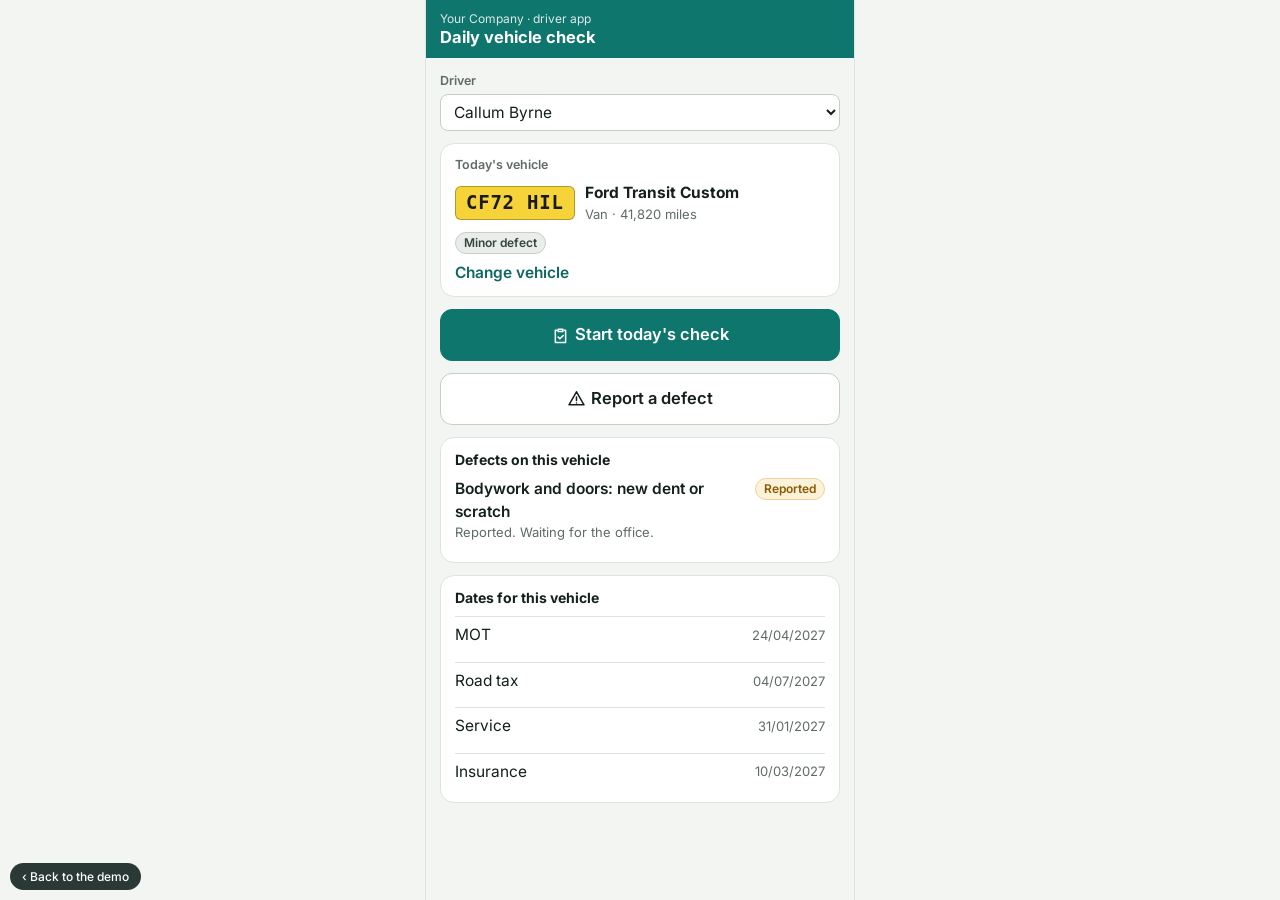
<file: app/fleet-driver.html>
<!doctype html>
<html lang="en-GB">
<head>
<meta charset="utf-8">
<link rel="icon" href="data:,">
<meta name="viewport" content="width=device-width, initial-scale=1, viewport-fit=cover">
<title>Driver app · Vehicle checks demo</title>
<link rel="preconnect" href="https://fonts.googleapis.com">
<link rel="preconnect" href="https://fonts.gstatic.com" crossorigin>
<link rel="stylesheet" href="https://fonts.googleapis.com/css2?family=Inter:wght@400;500;600;700&display=swap">
<link rel="stylesheet" href="../assets/suite.css">
<style>
/* ----- shared by the office page and the driver app ----- */
:root {
  --page: var(--suite-page); --surface: var(--suite-surface); --sunk: var(--suite-sunk); --line: var(--suite-line); --line2: var(--suite-line-2);
  --ink: var(--suite-ink); --body: var(--suite-body); --label: var(--suite-label);
  --accent: var(--suite-accent); --accent-strong: var(--suite-accent-strong); --accent-ink: var(--suite-accent-ink);
  --accent-tint: var(--suite-accent-tint); --accent-line: var(--suite-accent-line); --on-accent: var(--suite-on-accent);
  --good: #1F7A4D; --good-tint: #E6F4EC; --good-line: #BFE0CD;
  --bad: #B3261E; --bad-tint: #FBE9E7; --bad-line: #F1C4BF; --bad-fill: #B3261E;
  --warn: #8A5A00; --warn-tint: #FCF1D9; --warn-line: #EBD49C;
  --info: #1D4F91; --info-tint: #E5EEFA; --info-line: #BCD2F0;
  --plate: #F7D33A; --plate-ink: #1A1A1A; --scrim: rgba(15, 18, 24, .42);
}
[data-theme="dark"] {
  --good: #6CC59A; --good-tint: #173126; --good-line: #2A5440;
  --bad: #F08A7E; --bad-tint: #3A1B18; --bad-line: #5E2C27; --bad-fill: #9E2A22;
  --warn: #E9B65C; --warn-tint: #33270F; --warn-line: #5A4519;
  --info: #86B4EE; --info-tint: #17263A; --info-line: #2B4366;
  --scrim: rgba(0, 0, 0, .6); color-scheme: dark;
}
* { box-sizing: border-box; }
[hidden] { display: none !important; }
html { -webkit-text-size-adjust: 100%; }
body { margin: 0; background: var(--page); color: var(--ink); font: 14px/1.45 var(--suite-font); }
button, input, select, textarea { font: inherit; color: inherit; }
h1, h2, h3, p { margin: 0; }
:focus-visible { outline: 2px solid var(--accent); outline-offset: 2px; }
.ic { width: 1.15em; height: 1.15em; flex: none; vertical-align: -.2em; fill: none; stroke: currentColor; stroke-width: 1.9; stroke-linecap: round; stroke-linejoin: round; }
.plate { display: inline-block; background: var(--plate); color: var(--plate-ink); font: 700 13px/1.55 ui-monospace, "Cascadia Mono", Consolas, monospace; letter-spacing: .04em; padding: 0 7px; border-radius: 4px; border: 1px solid rgba(0, 0, 0, .28); white-space: nowrap; }
.plate.tag { background: var(--sunk); color: var(--ink); border-color: var(--line2); }
.plate.lg { font-size: 19px; padding: 1px 10px; border-radius: 6px; }
.pill { display: inline-flex; align-items: center; gap: 4px; font-size: 12px; font-weight: 600; line-height: 1.5; padding: 1px 8px; border-radius: 20px; border: 1px solid; white-space: nowrap; }
.pill.good { color: var(--good); background: var(--good-tint); border-color: var(--good-line); }
.pill.bad { color: var(--bad); background: var(--bad-tint); border-color: var(--bad-line); }
.pill.warn { color: var(--warn); background: var(--warn-tint); border-color: var(--warn-line); }
.pill.info { color: var(--info); background: var(--info-tint); border-color: var(--info-line); }
.pill.grey { color: var(--body); background: var(--sunk); border-color: var(--line2); }
.more { font-size: 12px; color: var(--label); }
.btn { display: inline-flex; align-items: center; justify-content: center; gap: 6px; font-weight: 600; border: 1px solid var(--line2); background: var(--surface); color: var(--ink); border-radius: 8px; padding: 7px 12px; cursor: pointer; text-decoration: none; }
.btn:hover { background: var(--sunk); }
.btn.primary { background: var(--accent); border-color: var(--accent); color: var(--on-accent); }
.btn.primary:hover { background: var(--accent-strong); border-color: var(--accent-strong); }
.btn.link { border: 0; background: none; color: var(--accent-ink); padding: 0; font-weight: 600; }
.btn.link:hover { text-decoration: underline; }
.btn[disabled] { opacity: .5; cursor: not-allowed; }
.field { display: grid; gap: 4px; }
.field > span, .lbl { font-size: 12.5px; font-weight: 600; color: var(--label); }
input[type="text"], input[type="date"], input[type="search"], select, textarea { background: var(--surface); border: 1px solid var(--line2); border-radius: 8px; padding: 7px 9px; width: 100%; }
textarea { resize: vertical; min-height: 64px; }
.exphoto { display: block; width: 160px; max-width: 100%; border-radius: 8px; border: 1px solid var(--line2); }
.muted { color: var(--label); }
.err { color: var(--bad); background: var(--bad-tint); border: 1px solid var(--bad-line); border-radius: 8px; padding: 8px 10px; font-weight: 500; }
/* ----- driver app ----- */
body { font-size: 15.5px; }
.app { max-width: 430px; min-height: 100vh; min-height: 100dvh; margin: 0 auto; background: var(--page); display: flex; flex-direction: column; border-left: 1px solid var(--line); border-right: 1px solid var(--line); }
body.embed .app { border: 0; max-width: none; }
.top { position: sticky; top: 0; z-index: 5; background: var(--accent); color: var(--on-accent); padding: 10px 14px; display: flex; align-items: center; gap: 10px; }
.top .grow { flex: 1; min-width: 0; }
.top .co { font-size: 12px; opacity: .85; white-space: nowrap; overflow: hidden; text-overflow: ellipsis; }
.top .tt { font-weight: 700; font-size: 16.5px; line-height: 1.25; }
.top .back { background: rgba(255, 255, 255, .16); border: 0; color: inherit; width: 36px; height: 36px; border-radius: 10px; display: grid; place-items: center; cursor: pointer; font-size: 18px; }
.prog { height: 4px; background: rgba(255, 255, 255, .28); border-radius: 4px; margin-top: 6px; overflow: hidden; }
.prog i { display: block; height: 100%; background: #fff; border-radius: 4px; }
.screen { flex: 1; padding: 14px; display: grid; gap: 12px; align-content: start; }
.pcard { background: var(--surface); border: 1px solid var(--line); border-radius: 14px; padding: 12px 14px; display: grid; gap: 8px; }
.pcard h3, .h3 { font-size: 14px; font-weight: 700; }
.vline { display: flex; gap: 10px; align-items: center; flex-wrap: wrap; }
.vname { font-weight: 700; }
.small { font-size: 13px; color: var(--label); }
.btn.big { width: 100%; padding: 13px 14px; font-size: 16.5px; border-radius: 12px; }
.stopbox { background: var(--bad-tint); border: 1px solid var(--bad-line); color: var(--bad); border-radius: 12px; padding: 10px 12px; display: flex; gap: 10px; font-weight: 500; }
.okbox { background: var(--good-tint); border: 1px solid var(--good-line); color: var(--good); border-radius: 12px; padding: 10px 12px; display: flex; gap: 10px; font-weight: 600; align-items: center; }
.hint { display: flex; gap: 8px; color: var(--body); font-size: 14px; }
.drow { display: flex; gap: 8px; align-items: flex-start; padding: 8px 0; border-top: 1px solid var(--line); }
.drow:first-of-type { border-top: 0; padding-top: 0; }
.drow .grow { flex: 1; min-width: 0; }
.drow .t { font-weight: 600; }
.pick { display: flex; gap: 10px; align-items: center; text-align: left; background: var(--surface); border: 1px solid var(--line); border-radius: 14px; padding: 12px 14px; cursor: pointer; width: 100%; }
.pick[aria-current="true"] { border-color: var(--accent); box-shadow: 0 0 0 1px var(--accent); }
.pick .grow { flex: 1; min-width: 0; }
.item { background: var(--surface); border: 1px solid var(--line); border-radius: 14px; padding: 12px 14px; display: grid; gap: 9px; }
.item.miss { border-color: var(--bad); box-shadow: 0 0 0 1px var(--bad); }
.item .nm { font-weight: 700; }
.item .okline { font-size: 13.5px; color: var(--label); }
.ans { display: flex; gap: 8px; }
.ans button { flex: 1; border: 1px solid var(--line2); background: var(--surface); border-radius: 10px; padding: 9px 6px; font-weight: 600; cursor: pointer; display: inline-flex; align-items: center; justify-content: center; gap: 5px; }
.ans button[data-a="na"] { flex: 0 1 auto; padding: 9px 10px; font-weight: 500; font-size: 14px; }
.ans button[aria-pressed="true"][data-a="ok"] { background: var(--good-tint); border-color: var(--good); color: var(--good); }
.ans button[aria-pressed="true"][data-a="defect"] { background: var(--bad-tint); border-color: var(--bad); color: var(--bad); }
.ans button[aria-pressed="true"][data-a="na"] { background: var(--sunk); border-color: var(--label); }
.dbox { border-top: 1px dashed var(--line2); padding-top: 10px; display: grid; gap: 10px; }
.faults { display: flex; flex-wrap: wrap; gap: 6px; }
.faults button { border: 1px solid var(--line2); background: var(--surface); border-radius: 20px; padding: 6px 11px; cursor: pointer; font-size: 14px; text-align: left; }
.faults button[aria-pressed="true"] { background: var(--accent-tint); border-color: var(--accent); color: var(--accent-ink); font-weight: 600; }
.sev { display: grid; gap: 6px; }
.sev button { display: flex; gap: 8px; align-items: flex-start; text-align: left; border: 1px solid var(--line2); background: var(--surface); border-radius: 10px; padding: 8px 10px; cursor: pointer; }
.sev button b { display: block; } .sev button small { font-size: 12.5px; color: var(--label); }
.sev button[aria-pressed="true"].stop { background: var(--bad-tint); border-color: var(--bad); color: var(--bad); }
.sev button[aria-pressed="true"].repair { background: var(--warn-tint); border-color: var(--warn); color: var(--warn); }
.sev button[aria-pressed="true"].minor { background: var(--sunk); border-color: var(--label); }
.sev button[aria-pressed="true"] small { color: inherit; }
.photorow { display: flex; gap: 10px; align-items: center; flex-wrap: wrap; }
.photorow .exphoto { width: 92px; }
.foot { position: sticky; bottom: 0; background: var(--surface); border-top: 1px solid var(--line); padding: 10px 14px calc(10px + env(safe-area-inset-bottom, 0px)); display: grid; gap: 8px; }
.sum { display: flex; gap: 8px; align-items: center; padding: 7px 0; border-top: 1px solid var(--line); }
.sum:first-child { border-top: 0; } .sum .grow { flex: 1; }
.decl { display: flex; gap: 10px; align-items: flex-start; font-weight: 500; cursor: pointer; }
.decl input { width: 22px; height: 22px; flex: none; margin: 0; accent-color: var(--accent); }
#mi { font-size: 20px; font-weight: 700; padding: 9px 12px; }
.center { text-align: center; display: grid; gap: 12px; justify-items: center; padding: 36px 8px 8px; }
.tick { width: 84px; height: 84px; border-radius: 50%; display: grid; place-items: center; background: var(--good-tint); color: var(--good); border: 2px solid var(--good-line); font-size: 44px; }
.center h2 { font-size: 22px; font-weight: 700; }
.stopfull { background: var(--bad-fill); color: #fff; border-radius: 16px; padding: 22px 16px; display: grid; gap: 12px; }
.stopfull h2 { font-size: 24px; font-weight: 700; line-height: 1.2; }
.stopfull ul { margin: 0; padding-left: 20px; font-weight: 600; }
.stopfull .btn { background: #fff; color: #7A1A14; border-color: #fff; }
.stopfull .bigic { font-size: 44px; line-height: 1; }
@media (max-width: 560px) { body:not(.embed) .foot { padding-bottom: 52px; } body:not(.embed) .screen { padding-bottom: 56px; } }
</style>
</head>
<body>
<div class="app" id="app">
  <header class="top" id="top"></header>
  <div class="screen" id="screen"></div>
  <div class="foot" id="foot" hidden></div>
</div>
<script>
  window.SUITE_MODULE = { id: 'fleet', title: 'Fleet driver app', shell: false, themes: 'both' };
</script>
<script src="../assets/suite.js"></script>
<script>
/* ===== Fleet demo: shared data and rules. The same block is in fleet.html and fleet-driver.html. ===== */
var Fleet = (function () {
  'use strict';
  var S = window.Suite, esc = S.esc, ID = 'fleet', VERSION = 1;
  var DRIVERS = ['cb', 'jh', 'op'], COORD = 'rf';

  var ICONS = {
    check: '<path d="M5 12.5l4.5 4.5L19 7.5"/>',
    x: '<path d="M6 6l12 12M18 6L6 18"/>',
    alert: '<path d="M12 3.5l9.5 16.5h-19zM12 10v4.5M12 17.6v.1"/>',
    stop: '<path d="M8.2 3h7.6L21 8.2v7.6L15.8 21H8.2L3 15.8V8.2zM12 8v5M12 16.3v.1"/>',
    truck: '<path d="M2 7h11v9H2zM13 10h4l3 3v3h-7z"/><circle cx="6.5" cy="17.5" r="1.8"/><circle cx="16.5" cy="17.5" r="1.8"/>',
    tool: '<path d="M15 4a4.5 4.5 0 0 0-4.3 6L4 16.7V20h3.3L14 13.3A4.5 4.5 0 0 0 20 9l-3 1.5L14.5 8 16 5a4.5 4.5 0 0 0-1-1z"/>',
    clip: '<path d="M9 4h6v3H9zM7 5.5H5.5V21h13V5.5H17M9 14l2.2 2.2L15.5 12"/>',
    cal: '<path d="M4 6h16v15H4zM4 10h16M8 3v4M16 3v4"/>',
    camera: '<path d="M4 8h3.5L9 5.5h6L16.5 8H20v11H4z"/><circle cx="12" cy="13.5" r="3"/>',
    left: '<path d="M14.5 5.5L8 12l6.5 6.5"/>',
    right: '<path d="M9.5 5.5L16 12l-6.5 6.5"/>',
    refresh: '<path d="M20 11a8 8 0 0 0-14.5-4M4 4v3.5h3.5M4 13a8 8 0 0 0 14.5 4M20 20v-3.5h-3.5"/>',
    user: '<circle cx="12" cy="8" r="4"/><path d="M4.5 20.5c1-4 4-5.5 7.5-5.5s6.5 1.5 7.5 5.5"/>',
    gauge: '<path d="M4 18a9 9 0 1 1 16 0zM12 14l4-5"/>',
    out: '<path d="M14 4h6v6M20 4l-9 9M18 14v6H4V6h6"/>',
    phone: '<path d="M7.5 2.5h9v19h-9zM11 18.5h2"/>',
    info: '<circle cx="12" cy="12" r="9"/><path d="M12 11v5.5M12 7.6v.1"/>',
    search: '<circle cx="10.5" cy="10.5" r="6.5"/><path d="M20 20l-4.8-4.8"/>'
  };
  function ic(n, cls) {
    return '<svg class="ic ' + (cls || '') + '" viewBox="0 0 24 24" aria-hidden="true" focusable="false">' + (ICONS[n] || '') + '</svg>';
  }

  /* ---------- the walk-round checklist: a general daily check for a van or light commercial vehicle ---------- */
  var SECTIONS = [
    { id: 'cab', name: 'In the driver\'s seat', hint: 'Engine running, handbrake on.', items: [
      { id: 'warn', name: 'Dashboard warning lights', ok: 'All go out once the engine is running', faults: [['Engine warning light stays on', 'repair'], ['Brake or ABS warning light stays on', 'stop'], ['Another warning light stays on', 'repair']] },
      { id: 'steer', name: 'Steering', ok: 'Turns smoothly, with no knocking or slack', faults: [['Heavy or stiff', 'stop'], ['Too much free play', 'stop'], ['Knocking noise', 'repair']] },
      { id: 'brakes', name: 'Brakes', ok: 'Pedal feels firm and the handbrake holds', faults: [['Handbrake does not hold', 'stop'], ['Pedal soft or sinks', 'stop'], ['Squeal or grinding', 'repair']] },
      { id: 'horn', name: 'Horn', ok: 'Works when pressed', faults: [['Not working', 'repair']] },
      { id: 'belt', name: 'Seat and seat belt', ok: 'Seat locked in place; belt clips in and pulls back', faults: [['Belt will not clip in', 'stop'], ['Belt frayed or cut', 'stop'], ['Seat moves about', 'stop'], ['Belt slow to pull back', 'repair']] },
      { id: 'glass', name: 'Windscreen and mirrors', ok: 'Clear view; mirrors in place and not cracked', faults: [['Crack or chip in front of the driver', 'stop'], ['Chip away from the driver\'s view', 'minor'], ['Mirror cracked or missing', 'stop'], ['Mirror loose', 'repair']] },
      { id: 'wipers', name: 'Wipers and washers', ok: 'Clear the screen; washer bottle has fluid', faults: [['Wipers not working', 'stop'], ['Blades smearing or split', 'repair'], ['Washers empty or blocked', 'repair']] }] },
    { id: 'lights', name: 'Lights and plates', hint: 'Lights and hazards on, then walk right round.', items: [
      { id: 'lights', name: 'Lights and indicators', ok: 'Every light works and no lens is broken', faults: [['Brake light out', 'stop'], ['Indicator out', 'stop'], ['Headlight out', 'repair'], ['Side, tail or number plate light out', 'repair'], ['Lens cracked', 'repair']] },
      { id: 'plates', name: 'Number plates', ok: 'Fitted front and back, clean and easy to read', faults: [['Dirty, now cleaned', 'minor'], ['Cracked or loose', 'repair'], ['Missing', 'stop']] }] },
    { id: 'wheels', name: 'Wheels and tyres', hint: 'Look at every wheel, including the inside edge.', items: [
      { id: 'tyres', name: 'Tyres', ok: 'Properly inflated, good tread, no cuts or bulges', faults: [['Flat or very soft', 'stop'], ['Cut, bulge or cord showing', 'stop'], ['Tread looks low', 'repair'], ['Wearing unevenly', 'repair']] },
      { id: 'nuts', name: 'Wheel nuts', ok: 'All there and none looks loose', faults: [['Nut missing', 'stop'], ['Nut looks loose', 'stop']] }] },
    { id: 'body', name: 'Body and load', hint: 'Walk round the outside and glance underneath.', items: [
      { id: 'bodywork', name: 'Bodywork and doors', ok: 'Doors shut and lock; nothing sharp or hanging off', faults: [['New dent or scratch', 'minor'], ['Door will not shut or lock', 'stop'], ['Loose trim or sharp edge', 'repair']] },
      { id: 'leaks', name: 'Fluid leaks', ok: 'Nothing dripping underneath; fuel cap on', faults: [['Fuel leak', 'stop'], ['Oil or coolant drip', 'repair'], ['Fuel cap missing', 'repair']] },
      { id: 'load', name: 'Load and racking', ok: 'Everything tied down or stowed; not overloaded', faults: [['Load not secured', 'stop'], ['Looks overloaded', 'stop'], ['Racking or tie-down point damaged', 'repair']] },
      { id: 'tow', name: 'Tow bar and trailer plug', ok: 'Secure, and the trailer lights work', na: 'No tow bar', faults: [['Tow bar loose', 'stop'], ['Trailer lights not working', 'repair']] }] },
    { id: 'kit', name: 'Safety kit', hint: 'Check what the vehicle should carry.', items: [
      { id: 'firstaid', name: 'First aid kit', ok: 'In the vehicle and stocked', faults: [['Missing', 'repair'], ['Items used or out of date', 'minor']] },
      { id: 'ext', name: 'Fire extinguisher', ok: 'In its bracket with the gauge in the green', faults: [['Missing', 'repair'], ['Gauge not in the green', 'repair']] }] }
  ];
  var ITEM = {};
  SECTIONS.forEach(function (s) { s.items.forEach(function (i) { ITEM[i.id] = i; i.section = s.id; }); });
  var OTHER = 'Something else';

  var SEV = {
    stop: { label: 'Do not drive', sub: 'Unsafe or not legal. The vehicle stays parked until it is fixed.', tone: 'bad', icon: 'stop' },
    repair: { label: 'Needs repair', sub: 'Safe to drive today. Needs fixing soon.', tone: 'warn', icon: 'alert' },
    minor: { label: 'Minor', sub: 'For the record. No repair needed yet.', tone: 'grey', icon: 'info' }
  };
  var DSTAT = {
    'new': { label: 'Reported', tone: 'warn' },
    assigned: { label: 'Assigned', tone: 'info' },
    closed: { label: 'Repaired', tone: 'good' },
    dismissed: { label: 'Not a defect', tone: 'grey' }
  };
  var DUES = [['mot', 'MOT'], ['tax', 'Road tax'], ['service', 'Service'], ['ins', 'Insurance']];
  /* made-up repairers */
  var REPAIRERS = ['Brookvale Motor Services', 'Quillfield Tyres', 'Pennymoor Auto Electrics'];

  /* ---------- small helpers ---------- */
  function p2(n) { return n < 10 ? '0' + n : '' + n; }
  function pn(id) { var p = S.person(id); return p ? p.name : 'Unknown'; }
  function pd(s) { var p = String(s).slice(0, 10).split('-'); return new Date(+p[0], +p[1] - 1, +p[2]); }
  function dn(s) { return s ? S.daysUntil(pd(s)) : null; }
  function daysAgo(dt) { var d = new Date(dt); d.setHours(0, 0, 0, 0); return Math.round((S.today().getTime() - d.getTime()) / 864e5); }
  function fd(s) { return s ? S.fmtDate(String(s).length > 10 ? new Date(s) : pd(s)) : ''; }
  function ft(dt) { var d = new Date(dt); return p2(d.getHours()) + ':' + p2(d.getMinutes()); }
  function when(dt) { var n = daysAgo(dt); return (n === 0 ? 'Today' : n === 1 ? 'Yesterday' : fd(dt)) + ' ' + ft(dt); }
  function num(n) { return Number(n).toLocaleString('en-GB'); }
  function rel(n) {
    if (n === null) return '';
    if (n < 0) return (-n) + (n === -1 ? ' day' : ' days') + ' overdue';
    return n === 0 ? 'due today' : n === 1 ? 'due tomorrow' : 'in ' + n + ' days';
  }
  function took(secs) { return secs < 60 ? Math.round(secs) + ' sec' : Math.floor(secs / 60) + ' min ' + p2(Math.round(secs % 60)) + ' sec'; }
  function lcf(s) { return s.charAt(0).toLowerCase() + s.slice(1); }
  function title(itemId, fault, note) {
    var name = ITEM[itemId] ? ITEM[itemId].name : 'Other';
    if (!fault || fault === OTHER) return name + ': ' + (String(note || '').trim().slice(0, 60) || 'other defect');
    return name + ': ' + lcf(fault);
  }
  function photo() {
    return '<svg class="exphoto" viewBox="0 0 160 110" role="img" aria-label="Example photo"><rect width="160" height="110" fill="#59626d"/><rect y="72" width="160" height="38" fill="#3a4047"/><rect x="28" y="46" width="78" height="34" rx="4" fill="#e9ecef"/><path d="M106 56h18l10 12v12h-28z" fill="#cfd5db"/><circle cx="50" cy="82" r="9" fill="#16181b"/><circle cx="116" cy="82" r="9" fill="#16181b"/><rect x="6" y="6" width="84" height="16" rx="3" fill="#000" fill-opacity=".55"/><text x="11" y="18" font-size="10" fill="#fff" font-family="sans-serif">Example photo</text></svg>';
  }

  /* ---------- sample data: every date is worked out from today ---------- */
  function d(n) { return S.iso(S.daysFromNow(n)); }
  function at(ago, h, m) {
    var x = S.daysFromNow(-ago); x.setHours(h, m, 0, 0);
    var now = new Date();
    if (x > now) x = new Date(Math.max(S.today().getTime(), now.getTime() - 600000));
    return x.toISOString();
  }
  function seed() {
    var st = { seedDay: S.iso(S.today()), dirty: false, rev: 0, stamp: 'seed', cseq: 0, dseq: 10, viewAs: COORD, me: 'cb', today: {}, vehicles: [], checks: [], defects: [] };
    function V(id, reg, make, model, type, fuel, year, driver, mileage, mot, tax, service) {
      st.vehicles.push({ id: id, reg: reg, tag: '', make: make, model: model, type: type, fuel: fuel, year: year, driver: driver, mileage: mileage,
        due: { mot: mot === null ? null : d(mot), tax: tax === null ? null : d(tax), service: d(service), ins: d(96) }, log: [] });
    }
    V('V1', 'CF72 HIL', 'Ford', 'Transit Custom', 'Van', 'Diesel', 2022, 'cb', 41820, 141, 212, 58);
    V('V2', 'CA21 BIK', 'Vauxhall', 'Vivaro', 'Van', 'Diesel', 2021, 'jh', 67310, 12, 95, 74);
    V('V3', 'CF23 TIR', 'Toyota', 'Hilux', 'Pickup', 'Diesel', 2023, 'op', 23988, 203, 150, 120);
    V('V4', 'CA70 WIN', 'Ford', 'Transit 350 tipper', 'Tipper', 'Diesel', 2020, null, 88104, 66, 131, 39);
    V('V5', 'CF19 KIT', 'Mercedes-Benz', 'Sprinter', 'Van', 'Diesel', 2019, null, 121560, 180, 44, -6);
    V('V6', 'CA22 RIV', 'Renault', 'Trafic', 'Van', 'Diesel', 2022, null, 35402, 260, 21, 88);
    V('V7', 'CF24 EIL', 'Peugeot', 'e-Partner', 'Van', 'Electric', 2024, null, 9120, 340, 170, 150);
    V('V8', '', 'Plant trailer', '2.7 tonne twin axle', 'Trailer', '', 2021, null, null, null, null, 112);
    st.vehicles[7].tag = 'TRL-01';
    DRIVERS.forEach(function (id) { st.today[id] = st.vehicles.filter(function (v) { return v.driver === id; })[0].id; });

    function C(vid, by, ago, h, m, back, secs, defs) {
      var v = veh(st, vid);
      return record(st, { vid: vid, by: by, at: at(ago, h, m), mileage: v.mileage - back, secs: secs, na: vid === 'V3' || vid === 'V4' ? [] : ['tow'], defs: defs || [], source: 'check', seed: true });
    }
    /* oldest first, so reference numbers run in date order */
    var r4 = C('V3', 'op', 12, 7, 9, 520, 268, [{ item: 'lights', fault: 'Headlight out', sev: 'repair', note: 'Offside dipped beam not working', photo: false }]);
    C('V5', 'op', 7, 7, 31, 64, 251);
    [6, 5, 4, 3, 2, 1].forEach(function (n) {
      C('V1', 'cb', n, 7, 4 + n * 3, n * 38, 230 + n * 9, n === 5 ? [{ item: 'bodywork', fault: 'New dent or scratch', sev: 'minor', note: 'Small dent low on the nearside rear door, about 5 cm across', photo: true }] : null);
      C('V2', 'jh', n, 7, 12 + n * 2, n * 52, 205 + n * 7, n === 2 ? [{ item: 'wipers', fault: 'Blades smearing or split', sev: 'repair', note: 'Driver\'s side blade smears badly in rain', photo: false }] : null);
      C('V3', 'op', n, 6, 48 + n, n * 44, 244 + n * 5);
      if (n === 5) C('V7', 'jh', 5, 13, 20, 0, 221);
      if (n === 4) C('V4', 'cb', 4, 12, 40, 35, 263);
      if (n === 3) C('V6', 'cb', 3, 10, 15, 0, 239);
      if (n === 2) C('V5', 'jh', 2, 11, 5, 0, 214);
    });
    var r1 = C('V4', 'op', 1, 13, 25, 0, 302, [{ item: 'brakes', fault: 'Handbrake does not hold', sev: 'stop', note: 'Rolled back on the yard ramp with the handbrake fully on', photo: true }]);
    C('V2', 'jh', 0, 7, 14, 0, 226);
    C('V3', 'op', 0, 6, 52, 0, 248);

    var d4 = r4.defects[0], d2 = st.defects.filter(function (x) { return x.vid === 'V2'; })[0];
    d4.status = 'closed'; d4.assignee = pn(COORD) + ' (in the yard)'; d4.closedAt = at(10, 15, 40); d4.closeNote = 'New bulb fitted in the yard and checked working.';
    d4.hist.push({ at: at(11, 9, 5), by: COORD, what: 'Assigned to ' + d4.assignee });
    d4.hist.push({ at: d4.closedAt, by: COORD, what: 'Closed as repaired: ' + d4.closeNote });
    d2.status = 'assigned'; d2.assignee = REPAIRERS[0]; d2.due = d(3);
    d2.hist.push({ at: at(2, 9, 30), by: COORD, what: 'Assigned to ' + d2.assignee + ', booked for ' + fd(d2.due) });
    veh(st, 'V4').log.push({ at: r1.check.at, by: 'op', what: 'Taken off the road: ' + r1.defects[0].title });
    veh(st, 'V1').log.push({ at: at(38, 14, 0), by: COORD, what: 'Service recorded. Next due ' + fd(veh(st, 'V1').due.service) });
    veh(st, 'V7').log.push({ at: at(25, 10, 30), by: COORD, what: 'Road tax renewed. Next due ' + fd(veh(st, 'V7').due.tax) });
    return st;
  }

  /* ---------- reading the data ---------- */
  function veh(st, id) { for (var i = 0; i < st.vehicles.length; i++) if (st.vehicles[i].id === id) return st.vehicles[i]; return null; }
  function isOpen(df) { return df.status === 'new' || df.status === 'assigned'; }
  function defectsOf(st, vid) { return st.defects.filter(function (x) { return x.vid === vid; }).sort(function (a, b) { return a.at < b.at ? 1 : -1; }); }
  function openDefects(st, vid) { return defectsOf(st, vid).filter(isOpen); }
  function checksOf(st, vid) { return st.checks.filter(function (c) { return c.vid === vid; }).sort(function (a, b) { return a.at < b.at ? 1 : -1; }); }
  function offRoad(st, v) { return openDefects(st, v.id).some(function (x) { return x.sev === 'stop'; }); }
  function dueState(s) { var n = dn(s); return n === null ? 'none' : n < 0 ? 'over' : n <= 30 ? 'soon' : 'ok'; }
  function flags(st, v) {
    var f = [], od = openDefects(st, v.id);
    if (od.some(function (x) { return x.sev === 'stop'; })) f.push({ k: 'off', tone: 'bad', label: 'Off the road' });
    DUES.forEach(function (k) { if (dueState(v.due[k[0]]) === 'over') f.push({ k: 'over', tone: 'bad', label: k[1] + ' overdue' }); });
    if (od.some(function (x) { return x.sev === 'repair'; })) f.push({ k: 'repair', tone: 'warn', label: 'Repair needed' });
    DUES.forEach(function (k) { if (dueState(v.due[k[0]]) === 'soon') f.push({ k: 'soon', tone: 'warn', label: k[1] + ' due soon' }); });
    if (od.length && od.every(function (x) { return x.sev === 'minor'; })) f.push({ k: 'minor', tone: 'grey', label: 'Minor defect' });
    return f;
  }
  function pill(tone, label, icon) { return '<span class="pill ' + tone + '">' + (icon ? ic(icon) : '') + esc(label) + '</span>'; }
  function flagPills(st, v, all) {
    var f = flags(st, v);
    if (!f.length) return pill('good', 'OK', 'check');
    if (all) return f.map(function (x) { return pill(x.tone, x.label); }).join(' ');
    return pill(f[0].tone, f[0].label) + (f.length > 1 ? ' <span class="more">+' + (f.length - 1) + '</span>' : '');
  }
  function sevPill(k) { return pill(SEV[k].tone, SEV[k].label, SEV[k].icon); }
  function statPill(df) { return pill(df.status === 'new' && df.sev === 'stop' ? 'bad' : DSTAT[df.status].tone, DSTAT[df.status].label); }
  function statLine(df) {
    if (df.status === 'assigned') return 'Assigned to ' + df.assignee + (df.due ? ', booked for ' + fd(df.due) : '');
    if (df.status === 'closed') return 'Repaired ' + fd(df.closedAt);
    if (df.status === 'dismissed') return 'Closed: not a defect';
    return 'Reported. Waiting for the office.';
  }
  function idBadge(v, lg) {
    return v.reg ? '<span class="plate' + (lg ? ' lg' : '') + '" translate="no">' + esc(v.reg) + '</span>'
      : '<span class="plate tag' + (lg ? ' lg' : '') + '" translate="no">' + esc(v.tag) + '</span>';
  }
  function vname(v) { return v.make + ' ' + v.model; }

  /* ---------- changing the data ---------- */
  /* o = { vid, by, at, mileage, secs, na: [itemId], defs: [{ item, fault, sev, note, photo }], source: 'check' | 'report' } */
  function record(st, o) {
    var v = veh(st, o.vid), wasOff = offRoad(st, v), out = { check: null, defects: [] };
    if (o.source === 'check') {
      out.check = { id: 'C' + (++st.cseq), vid: o.vid, by: o.by, at: o.at, mileage: o.mileage, secs: o.secs, na: o.na || [], defs: [] };
      st.checks.push(out.check);
      if (!o.seed && o.mileage) v.mileage = o.mileage;
    }
    (o.defs || []).forEach(function (x) {
      var n = ++st.dseq, df = { id: 'D' + n, ref: 'DEF-' + (n < 100 ? '0' : '') + (n < 10 ? '0' : '') + n, vid: o.vid, item: x.item, fault: x.fault, title: title(x.item, x.fault, x.note),
        sev: x.sev, driverSev: x.sev, note: x.note || '', photo: !!x.photo, by: o.by, at: o.at, source: o.source, checkId: out.check ? out.check.id : null,
        status: 'new', assignee: '', due: '', closeNote: '', closedAt: '',
        hist: [{ at: o.at, by: o.by, what: o.source === 'check' ? 'Reported on the daily check' : 'Reported from the road' }] };
      st.defects.push(df); out.defects.push(df);
      if (out.check) out.check.defs.push({ item: x.item, fault: x.fault, sev: x.sev, note: x.note || '', photo: !!x.photo, id: df.id });
    });
    if (!o.seed && !wasOff && offRoad(st, v)) v.log.push({ at: o.at, by: o.by, what: 'Taken off the road: ' + out.defects.filter(function (x) { return x.sev === 'stop'; })[0].title });
    return out;
  }
  function defect(st, id) { for (var i = 0; i < st.defects.length; i++) if (st.defects[i].id === id) return st.defects[i]; return null; }
  function roadCheck(st, v, wasOff, by) {
    var off = offRoad(st, v);
    if (wasOff && !off) v.log.push({ at: new Date().toISOString(), by: by, what: 'Back on the road' });
    if (!wasOff && off) v.log.push({ at: new Date().toISOString(), by: by, what: 'Taken off the road' });
  }
  function editDefect(id, by, fn) {
    change(function (st) {
      var df = defect(st, id); if (!df) return;
      var v = veh(st, df.vid), was = offRoad(st, v), what = fn(df);
      if (what) df.hist.push({ at: new Date().toISOString(), by: by, what: what });
      roadCheck(st, v, was, by);
    });
  }
  var act = {
    submit: function (o) { var out; change(function (st) { o.at = new Date().toISOString(); out = record(st, o); }); return out; },
    assign: function (id, who, dueIso, by) { editDefect(id, by, function (df) { df.status = 'assigned'; df.assignee = who; df.due = dueIso || ''; return 'Assigned to ' + who + (dueIso ? ', booked for ' + fd(dueIso) : ''); }); },
    close: function (id, note, by) { editDefect(id, by, function (df) { df.status = 'closed'; df.closeNote = note; df.closedAt = new Date().toISOString(); return 'Closed as repaired: ' + note; }); },
    dismiss: function (id, note, by) { editDefect(id, by, function (df) { df.status = 'dismissed'; df.closeNote = note; df.closedAt = new Date().toISOString(); return 'Closed as not a defect' + (note ? ': ' + note : ''); }); },
    reopen: function (id, by) { editDefect(id, by, function (df) { df.status = df.assignee ? 'assigned' : 'new'; df.closedAt = ''; return 'Reopened'; }); },
    severity: function (id, sev, by) { editDefect(id, by, function (df) { if (df.sev === sev) return ''; df.sev = sev; return 'Office assessment changed to "' + SEV[sev].label + '"'; }); },
    renew: function (vid, key, by) {
      change(function (st) {
        var v = veh(st, vid), old = v.due[key] ? pd(v.due[key]) : S.today(), base = old > S.today() ? old : S.today();
        base.setFullYear(base.getFullYear() + 1); v.due[key] = S.iso(base);
        var label = DUES.filter(function (k) { return k[0] === key; })[0][1];
        v.log.push({ at: new Date().toISOString(), by: by, what: label + ' renewed. Next due ' + fd(v.due[key]) });
      });
    },
    setDriver: function (vid, pid, by) {
      change(function (st) {
        var v = veh(st, vid);
        if (pid) st.vehicles.forEach(function (o) { if (o.driver === pid && o.id !== vid) { o.driver = null; o.log.push({ at: new Date().toISOString(), by: by, what: pn(pid) + ' moved to another vehicle. Now a pool vehicle' }); } });
        v.driver = pid || null;
        if (pid) st.today[pid] = vid;
        v.log.push({ at: new Date().toISOString(), by: by, what: pid ? 'Assigned to ' + pn(pid) : 'Made a pool vehicle' });
      });
    },
    viewAs: function (pid) { change(function (st) { st.viewAs = pid; if (DRIVERS.indexOf(pid) !== -1) st.me = pid; }, true); },
    setMe: function (pid) { change(function (st) { st.me = pid; }, true); },
    pick: function (pid, vid) { change(function (st) { st.today[pid] = vid; }, true); }
  };
  function todayVehicle(st, pid) {
    var v = veh(st, st.today[pid]);
    if (v) return v;
    return st.vehicles.filter(function (x) { return x.driver === pid; })[0] || st.vehicles[0];
  }

  /* ---------- state, and keeping the office page and the phone in step ---------- */
  var state = null, subs = [];
  function okShape(st) { return st && typeof st === 'object' && Array.isArray(st.vehicles) && Array.isArray(st.checks) && Array.isArray(st.defects) && st.today; }
  function fresh() { var st = S.load(ID, VERSION); return okShape(st) ? st : null; }
  function init() {
    var st = fresh();
    if (!st || (!st.dirty && st.seedDay !== S.iso(S.today()))) { st = seed(); S.save(ID, VERSION, st); }
    state = st;
  }
  function emit(src) { subs.forEach(function (fn) { fn(src); }); }
  function change(fn, soft) {
    var st = fresh();
    if (st && st.rev > state.rev) state = st;
    fn(state);
    if (!soft) state.dirty = true;
    state.rev++; state.stamp = state.rev + ':' + Math.random().toString(36).slice(2, 9);
    S.save(ID, VERSION, state);
    post({ state: state });
    emit('local');
  }
  function peers() {
    var out = [];
    try { if (window.parent && window.parent !== window) out.push(window.parent); } catch (e) { /* ignore */ }
    var fr = document.querySelectorAll('iframe[data-fleet]');
    for (var i = 0; i < fr.length; i++) if (fr[i].contentWindow) out.push(fr[i].contentWindow);
    return out;
  }
  function post(msg) {
    msg.fleetDemo = 1;
    peers().forEach(function (w) { try { w.postMessage(msg, '*'); } catch (e) { /* ignore */ } });
  }
  function look() { return { theme: S.theme(), accent: S.accent().id, company: S.company() }; }
  function applyLook(l) {
    if (!l) return;
    if (l.accent && l.accent !== S.accent().id) S.setAccent(l.accent);
    if (l.company && l.company !== S.company()) S.setCompany(l.company);
    if (l.theme) S.setTheme(l.theme);
  }
  function reload(cleared) {
    var st = fresh();
    if (!st) { if (!cleared) return false; init(); emit('remote'); return true; }
    if (st.stamp === state.stamp) return false;
    state = st; emit('remote'); return true;
  }
  window.addEventListener('storage', function (e) {
    if (e.key && e.key.indexOf('dsr-demo:') !== 0) return;
    if (!e.key || e.key === 'dsr-demo:state:' + ID) reload(true);
    else if (/:(theme|accent|company)$/.test(e.key)) S.setTheme(S.theme());
  });
  window.addEventListener('message', function (e) {
    var m = e.data;
    if (!m || m.fleetDemo !== 1 || peers().indexOf(e.source) === -1) return;
    if (m.hello) { post({ state: state, look: look() }); return; }
    if (m.look) applyLook(m.look);
    if (okShape(m.state) && m.state.stamp !== state.stamp && m.state.rev >= state.rev) {
      state = m.state; S.save(ID, VERSION, state); emit('remote');
    }
  });

  return {
    DRIVERS: DRIVERS, COORD: COORD, SECTIONS: SECTIONS, ITEM: ITEM, OTHER: OTHER, SEV: SEV, DSTAT: DSTAT, DUES: DUES, REPAIRERS: REPAIRERS,
    ic: ic, pn: pn, pd: pd, dn: dn, daysAgo: daysAgo, fd: fd, ft: ft, when: when, num: num, rel: rel, took: took, title: title, photo: photo,
    init: init, get: function () { return state; }, on: function (fn) { subs.push(fn); }, reload: function () { return reload(false); }, post: post, look: look,
    veh: veh, defect: defect, isOpen: isOpen, defectsOf: defectsOf, openDefects: openDefects, checksOf: checksOf, offRoad: offRoad,
    dueState: dueState, flags: flags, pill: pill, flagPills: flagPills, sevPill: sevPill, statPill: statPill, statLine: statLine,
    idBadge: idBadge, vname: vname, todayVehicle: todayVehicle, act: act
  };
})();
</script>
<script>
(function () {
  'use strict';
  var F = Fleet, S = Suite, esc = S.esc, ic = F.ic;
  function $(id) { return document.getElementById(id); }
  var embed = /[?&]embed=1/.test(window.location.search);
  if (embed) document.body.classList.add('embed');
  F.init();

  var scr = 'home', draft = null, rep = null, last = null, errs = [], miss = {};
  var owner = null;
  function st() { return F.get(); }
  function meId() { var m = st().me; return F.DRIVERS.indexOf(m) !== -1 ? m : F.DRIVERS[0]; }
  function myV() { return F.todayVehicle(st(), meId()); }
  function blank() { return { r: '', fault: '', sev: '', sevSet: false, note: '', photo: false }; }
  function complete(a) {
    if (!a || !a.r) return false;
    if (a.r !== 'defect') return true;
    return !!a.fault && !!a.sev && (a.fault !== F.OTHER || !!a.note.trim()) && (a.sev !== 'stop' || a.photo);
  }
  function todaysCheck(v) { return F.checksOf(st(), v.id).filter(function (c) { return c.by === meId() && F.daysAgo(c.at) === 0; })[0]; }

  /* ---------- pieces ---------- */
  function top(title, back, pct) {
    $('top').innerHTML = (back ? '<button type="button" class="back" data-go="' + back + '" aria-label="Back">' + ic('left') + '</button>' : '') +
      '<div class="grow"><div class="co"><span data-suite="company"></span> · driver app</div><div class="tt">' + esc(title) + '</div>' + (pct !== undefined ? '<div class="prog"><i style="width:' + pct + '%"></i></div>' : '') + '</div>';
  }
  function foot(html) { $('foot').hidden = !html; $('foot').innerHTML = html || ''; }
  function errBox() { return errs.length ? '<div class="err" role="alert">' + errs.map(esc).join('<br>') + '</div>' : ''; }
  function defBox(item, a) {
    var faults = item ? item.faults.map(function (f) { return f[0]; }) : [];
    var other = !item || a.fault === F.OTHER;
    return '<div class="dbox">' +
      (item ? '<div><div class="lbl">What is wrong?</div><div class="faults">' + faults.concat([F.OTHER]).map(function (f) { return '<button type="button" data-fault="' + esc(f) + '" aria-pressed="' + (a.fault === f) + '">' + esc(f) + '</button>'; }).join('') + '</div></div>' : '') +
      '<div><div class="lbl">How serious is it?</div><div class="sev">' + Object.keys(F.SEV).map(function (k) { return '<button type="button" class="' + k + '" data-sev="' + k + '" aria-pressed="' + (a.sev === k) + '">' + ic(F.SEV[k].icon) + '<span><b>' + F.SEV[k].label + '</b><small>' + F.SEV[k].sub + '</small></span></button>'; }).join('') + '</div></div>' +
      '<label class="field"><span>' + (other ? 'Describe it (needed)' : 'Anything to add? (optional)') + '</span><textarea data-note rows="2" placeholder="Say what you can see, and where">' + esc(a.note) + '</textarea></label>' +
      '<div class="photorow">' + (a.photo ? F.photo() + '<span class="small">Example photo added. The real app opens the camera.</span>' : '<button type="button" class="btn" data-photo>' + ic('camera') + 'Add a photo</button><span class="small">' + (a.sev === 'stop' ? 'Needed for "Do not drive".' : 'Optional.') + '</span>') + '</div></div>';
  }
  function defectList(v) {
    var list = F.defectsOf(st(), v.id).filter(function (x) { return F.isOpen(x) || F.daysAgo(x.closedAt || x.at) <= 7; });
    if (!list.length) return '<div class="small">Nothing reported on this vehicle.</div>';
    return list.map(function (x) { return '<div class="drow"><div class="grow"><div class="t">' + esc(x.title) + '</div><div class="small">' + esc(F.statLine(x)) + '</div></div>' + F.statPill(x) + '</div>'; }).join('');
  }

  /* ---------- screens ---------- */
  var SCREENS = {
    home: function () {
      var v = myV(), s = st(), off = F.offRoad(s, v), done = todaysCheck(v), cont = draft && draft.vid === v.id;
      top('Daily vehicle check');
      foot('');
      return '<label class="field"><span>Driver</span><select id="who" aria-label="Driver">' + F.DRIVERS.map(function (id) { return '<option value="' + id + '"' + (id === meId() ? ' selected' : '') + '>' + esc(F.pn(id)) + '</option>'; }).join('') + '</select></label>' +
        '<div class="pcard"><div class="lbl">Today\'s vehicle</div><div class="vline">' + F.idBadge(v, true) + '<div><div class="vname">' + esc(F.vname(v)) + '</div><div class="small">' + esc(v.type) + ' · ' + F.num(v.mileage) + ' miles</div></div></div>' +
        '<div class="vline">' + F.flagPills(s, v, true) + '</div><div><button type="button" class="btn link" data-go="pick">Change vehicle</button></div></div>' +
        (off ? '<div class="stopbox">' + ic('stop') + '<div>This vehicle is off the road. Do not drive it. Choose another vehicle, or speak to ' + esc(F.pn(F.COORD)) + '.</div></div>' : '') +
        (done && !cont ? '<div class="okbox">' + ic('check') + '<div>Checked today at ' + F.ft(done.at) + '</div></div>' : '') +
        '<button type="button" class="btn primary big" data-go="start"' + (off ? ' disabled' : '') + '>' + ic('clip') + (cont ? 'Continue today\'s check' : done ? 'Check again' : 'Start today\'s check') + '</button>' +
        '<button type="button" class="btn big" data-go="report">' + ic('alert') + 'Report a defect</button>' +
        '<div class="pcard"><h3>Defects on this vehicle</h3>' + defectList(v) + '</div>' +
        '<div class="pcard"><h3>Dates for this vehicle</h3>' + F.DUES.filter(function (k) { return v.due[k[0]]; }).map(function (k) {
          var d = v.due[k[0]], state = F.dueState(d);
          return '<div class="sum"><div class="grow">' + k[1] + '</div><span class="small">' + F.fd(d) + '</span>' + (state === 'over' ? F.pill('bad', 'Overdue') : state === 'soon' ? F.pill('warn', 'Due soon') : '') + '</div>';
        }).join('') + '</div>';
    },
    pick: function () {
      var s = st(), cur = myV();
      top('Choose today\'s vehicle', 'home');
      foot('');
      return '<div class="hint">' + ic('info') + '<span>Tap the vehicle you are driving today.</span></div>' + s.vehicles.filter(function (v) { return v.type !== 'Trailer'; }).map(function (v) {
        return '<button type="button" class="pick" data-pickv="' + v.id + '" aria-current="' + (v.id === cur.id) + '">' + F.idBadge(v) + '<span class="grow"><span class="vname">' + esc(F.vname(v)) + '</span><br><span class="small">' + esc(v.type) + ' · ' + (v.driver ? esc(F.pn(v.driver)) : 'Pool vehicle') + '</span></span>' + F.flagPills(s, v) + '</button>';
      }).join('');
    },
    check: function () {
      var sec = F.SECTIONS[draft.si], n = F.SECTIONS.length, left = sec.items.filter(function (i) { return !draft.a[i.id] || !draft.a[i.id].r; }).length;
      top(sec.name, 'prev', Math.round(draft.si / n * 100));
      foot('<button type="button" class="btn primary big" data-go="next">' + (draft.si === n - 1 ? 'Review and send' : 'Next section') + ic('right') + '</button>');
      return '<div class="small">Section ' + (draft.si + 1) + ' of ' + n + ' · ' + F.idBadge(F.veh(st(), draft.vid)) + '</div><div class="hint">' + ic('info') + '<span>' + esc(sec.hint) + '</span></div>' + errBox() +
        (left ? '<button type="button" class="btn" data-go="allok">' + ic('check') + 'Mark the rest OK (' + left + ')</button>' : '') +
        sec.items.map(function (i) {
          var a = draft.a[i.id] || blank();
          return '<div class="item' + (miss[i.id] ? ' miss' : '') + '" data-item="' + i.id + '"><div><div class="nm">' + esc(i.name) + '</div><div class="okline">' + esc(i.ok) + '</div></div>' +
            '<div class="ans"><button type="button" data-a="ok" aria-pressed="' + (a.r === 'ok') + '">' + ic('check') + 'OK</button><button type="button" data-a="defect" aria-pressed="' + (a.r === 'defect') + '">' + ic('alert') + 'Defect</button>' +
            (i.na ? '<button type="button" data-a="na" aria-pressed="' + (a.r === 'na') + '">' + esc(i.na) + '</button>' : '') + '</div>' + (a.r === 'defect' ? defBox(i, a) : '') + '</div>';
        }).join('');
    },
    review: function () {
      var v = F.veh(st(), draft.vid), defs = [];
      F.SECTIONS.forEach(function (sec) { sec.items.forEach(function (i) { var a = draft.a[i.id]; if (a && a.r === 'defect') defs.push({ i: i, a: a }); }); });
      top('Review and send', 'prev', 100);
      foot('<button type="button" class="btn primary big" data-go="submit">Submit check</button>');
      return errBox() +
        '<div class="pcard"><label class="field"><span>Mileage now</span><input type="text" inputmode="numeric" id="mi" autocomplete="off" placeholder="' + F.num(v.mileage + 40) + '" value="' + esc(draft.mileage) + '"></label><div class="small">Last recorded: ' + F.num(v.mileage) + ' miles</div></div>' +
        '<div class="pcard"><h3>' + F.idBadge(v) + ' ' + esc(F.vname(v)) + '</h3><div>' + F.SECTIONS.map(function (sec) {
          var nd = sec.items.filter(function (i) { return draft.a[i.id] && draft.a[i.id].r === 'defect'; }).length;
          return '<div class="sum"><div class="grow">' + esc(sec.name) + '</div>' + (nd ? F.pill('bad', nd + (nd === 1 ? ' defect' : ' defects')) : F.pill('good', 'OK', 'check')) + '</div>';
        }).join('') + '</div></div>' +
        (defs.length ? '<div class="pcard"><h3>Defects you are reporting</h3>' + defs.map(function (x) { return '<div class="drow"><div class="grow"><div class="t">' + esc(F.title(x.i.id, x.a.fault, x.a.note)) + '</div>' + (x.a.note && x.a.fault !== F.OTHER ? '<div class="small">' + esc(x.a.note) + '</div>' : '') + '</div>' + F.sevPill(x.a.sev) + '</div>'; }).join('') + '</div>' : '') +
        '<div class="pcard"><label class="decl"><input type="checkbox" id="decl"' + (draft.decl ? ' checked' : '') + '><span>I did this check myself and this is a true record.</span></label><div class="small">' + esc(F.pn(meId())) + '</div></div>';
    },
    report: function () {
      var v = myV(), item = rep.item ? F.ITEM[rep.item] : null;
      top('Report a defect', 'home');
      foot('<button type="button" class="btn primary big" data-go="sendrep">Send report</button>');
      return '<div class="small">For something you notice outside the daily check · ' + F.idBadge(v) + '</div>' + errBox() +
        '<div class="item" data-item="__rep"><label class="field"><span>Which part of the vehicle?</span><select id="ritem"><option value="">Choose…</option>' + F.SECTIONS.map(function (sec) {
          return '<optgroup label="' + esc(sec.name) + '">' + sec.items.map(function (i) { return '<option value="' + i.id + '"' + (rep.item === i.id ? ' selected' : '') + '>' + esc(i.name) + '</option>'; }).join('') + '</optgroup>';
        }).join('') + '</select></label>' + (item ? defBox(item, rep.a) : '') + '</div>' +
        '<div class="hint">' + ic('info') + '<span>Stop somewhere safe before you fill this in.</span></div>';
    },
    done: function () {
      top(last.report ? 'Defect reported' : 'Check sent');
      foot('');
      return '<div class="center"><div class="tick">' + ic('check') + '</div><h2>' + (last.report ? 'Defect reported' : 'Check sent') + '</h2><p>The office has it now.' + (last.n && !last.report ? ' ' + last.n + (last.n === 1 ? ' defect' : ' defects') + ' reported.' : '') + ' Your home screen shows what happens next.</p><button type="button" class="btn primary big" data-go="home">Back to home</button></div>';
    },
    stop: function () {
      top('Do not drive');
      foot('');
      return '<div class="stopfull" role="alert"><div class="bigic">' + ic('stop') + '</div><h2>Do not drive this vehicle</h2><p>You reported:</p><ul>' + last.stop.map(function (t) { return '<li>' + esc(t) + '</li>'; }).join('') + '</ul><p>Tell ' + esc(F.pn(F.COORD)) + ' (' + esc(S.person(F.COORD).role) + ') now. The vehicle stays parked until the office closes the defect.</p><button type="button" class="btn big" data-go="home">I understand</button></div>';
    }
  };
  function render(keepScroll) {
    if (owner !== meId()) { owner = meId(); draft = null; rep = null; last = null; errs = []; scr = 'home'; }
    if ((scr === 'check' || scr === 'review') && !draft) scr = 'home';
    if (scr === 'report' && !rep) scr = 'home';
    if ((scr === 'done' || scr === 'stop') && !last) scr = 'home';
    var y = window.scrollY, focus = document.activeElement, fid = focus && focus.id, noteItem = focus && focus.hasAttribute && focus.hasAttribute('data-note') ? focus.closest('[data-item]').dataset.item : null;
    $('screen').innerHTML = SCREENS[scr]();
    S.fill();
    if (keepScroll) window.scrollTo(0, y); else window.scrollTo(0, 0);
    var again = fid ? $(fid) : noteItem ? document.querySelector('[data-item="' + noteItem + '"] [data-note]') : null;
    if (again && keepScroll && again.tagName !== 'SELECT') { try { again.focus(); if (again.setSelectionRange && again.value) again.setSelectionRange(again.value.length, again.value.length); } catch (e) { /* ignore */ } }
  }
  function go(s) { scr = s; errs = []; miss = {}; render(false); }
  function answerFor(el) {
    var box = el.closest('[data-item]'); if (!box) return null;
    var id = box.dataset.item;
    if (id === '__rep') return { a: rep.a, item: F.ITEM[rep.item] };
    if (!draft.a[id]) draft.a[id] = blank();
    return { a: draft.a[id], item: F.ITEM[id] };
  }

  /* ---------- actions ---------- */
  var GO = {
    home: function () { go('home'); },
    pick: function () { go('pick'); },
    start: function () {
      var v = myV();
      if (F.offRoad(st(), v)) return;
      if (!draft || draft.vid !== v.id) draft = { vid: v.id, by: meId(), started: Date.now(), si: 0, a: {}, mileage: '', decl: false };
      go('check');
    },
    prev: function () {
      if (scr === 'review') { go('check'); return; }
      if (draft.si === 0) { go('home'); return; }
      draft.si--; go('check');
    },
    allok: function () {
      F.SECTIONS[draft.si].items.forEach(function (i) { if (!draft.a[i.id] || !draft.a[i.id].r) { draft.a[i.id] = blank(); draft.a[i.id].r = 'ok'; } });
      errs = []; miss = {}; render(true);
    },
    next: function () {
      var sec = F.SECTIONS[draft.si], un = 0, bad = 0; miss = {}; errs = [];
      sec.items.forEach(function (i) { var a = draft.a[i.id]; if (!a || !a.r) { un++; miss[i.id] = 1; } else if (!complete(a)) { bad++; miss[i.id] = 1; } });
      if (un) errs.push(un + (un === 1 ? ' item has' : ' items have') + ' no answer yet.');
      if (bad) errs.push('A defect needs more detail: choose what is wrong and how serious it is. "Do not drive" also needs a photo, and "Something else" needs a description.');
      if (errs.length) { render(false); return; }
      if (draft.si === F.SECTIONS.length - 1) { go('review'); return; }
      draft.si++; go('check');
    },
    submit: function () {
      var v = F.veh(st(), draft.vid), m = parseInt(String(draft.mileage).replace(/[^0-9]/g, ''), 10); errs = [];
      if (!m) errs.push('Type the mileage shown on the dashboard.');
      else if (m < v.mileage) errs.push('That is lower than the last reading (' + F.num(v.mileage) + ').');
      else if (m > v.mileage + 5000) errs.push('That is more than 5,000 miles above the last reading. Check the number.');
      if (!draft.decl) errs.push('Tick the declaration.');
      if (errs.length) { render(false); return; }
      var na = [], defs = [];
      F.SECTIONS.forEach(function (sec) { sec.items.forEach(function (i) {
        var a = draft.a[i.id];
        if (a.r === 'na') na.push(i.id);
        if (a.r === 'defect') defs.push({ item: i.id, fault: a.fault, sev: a.sev, note: a.note.trim(), photo: a.photo });
      }); });
      var o = { vid: draft.vid, by: meId(), mileage: m, secs: Math.max(5, Math.round((Date.now() - draft.started) / 1000)), na: na, defs: defs, source: 'check' };
      draft = null;
      last = { report: false, n: defs.length, stop: defs.filter(function (x) { return x.sev === 'stop'; }).map(function (x) { return F.title(x.item, x.fault, x.note); }) };
      scr = last.stop.length ? 'stop' : 'done';
      F.act.submit(o);
    },
    report: function () { rep = { item: '', a: blank() }; rep.a.r = 'defect'; go('report'); },
    sendrep: function () {
      var a = rep.a; errs = [];
      if (!rep.item) errs.push('Choose which part of the vehicle.');
      else if (!a.fault) errs.push('Choose what is wrong.');
      else if (!a.sev) errs.push('Say how serious it is.');
      else if (a.fault === F.OTHER && !a.note.trim()) errs.push('Describe the defect.');
      else if (a.sev === 'stop' && !a.photo) errs.push('Add a photo for a "Do not drive" defect.');
      if (errs.length) { render(false); return; }
      var o = { vid: myV().id, by: meId(), defs: [{ item: rep.item, fault: a.fault, sev: a.sev, note: a.note.trim(), photo: a.photo }], source: 'report' };
      last = { report: true, n: 1, stop: a.sev === 'stop' ? [F.title(rep.item, a.fault, a.note)] : [] };
      rep = null; scr = last.stop.length ? 'stop' : 'done';
      F.act.submit(o);
    }
  };
  $('app').addEventListener('click', function (e) {
    var t = e.target, el;
    if ((el = t.closest('[data-go]'))) { if (!el.disabled && GO[el.dataset.go]) GO[el.dataset.go](); return; }
    if ((el = t.closest('[data-pickv]'))) { scr = 'home'; if (draft && draft.vid !== el.dataset.pickv) draft = null; F.act.pick(meId(), el.dataset.pickv); return; }
    var x;
    if ((el = t.closest('[data-a]'))) {
      x = answerFor(el); if (!x) return;
      var r = el.dataset.a; if (x.a.r !== r) { var keepNote = x.a; draft.a[el.closest('[data-item]').dataset.item] = x.a = blank(); x.a.r = r; if (r === 'defect') x.a.note = keepNote.note; }
      render(true); return;
    }
    if ((el = t.closest('[data-fault]'))) {
      x = answerFor(el); if (!x) return;
      x.a.fault = el.dataset.fault;
      if (!x.a.sevSet) { var f = x.item.faults.filter(function (q) { return q[0] === x.a.fault; })[0]; x.a.sev = f ? f[1] : 'repair'; }
      render(true); return;
    }
    if ((el = t.closest('[data-sev]'))) { x = answerFor(el); if (!x) return; x.a.sev = el.dataset.sev; x.a.sevSet = true; render(true); return; }
    if ((el = t.closest('[data-photo]'))) { x = answerFor(el); if (!x) return; x.a.photo = true; render(true); return; }
  });
  $('app').addEventListener('input', function (e) {
    var t = e.target;
    if (t.id === 'mi') draft.mileage = t.value;
    else if (t.hasAttribute('data-note')) { var x = answerFor(t); if (x) x.a.note = t.value; }
  });
  $('app').addEventListener('change', function (e) {
    var t = e.target;
    if (t.id === 'who') { draft = null; rep = null; scr = 'home'; F.act.setMe(t.value); }
    else if (t.id === 'ritem') { var note = rep.a.note; rep.item = t.value; rep.a = blank(); rep.a.r = 'defect'; rep.a.note = note; render(true); }
    else if (t.id === 'decl') draft.decl = t.checked;
  });

  F.on(function (src) { render(src === 'remote' || scr === 'check'); });
  S.onChange(function () { S.fill(); });
  render(false);
  if (embed) F.post({ hello: 1 });
})();
</script>
</body>
</html>
</file>
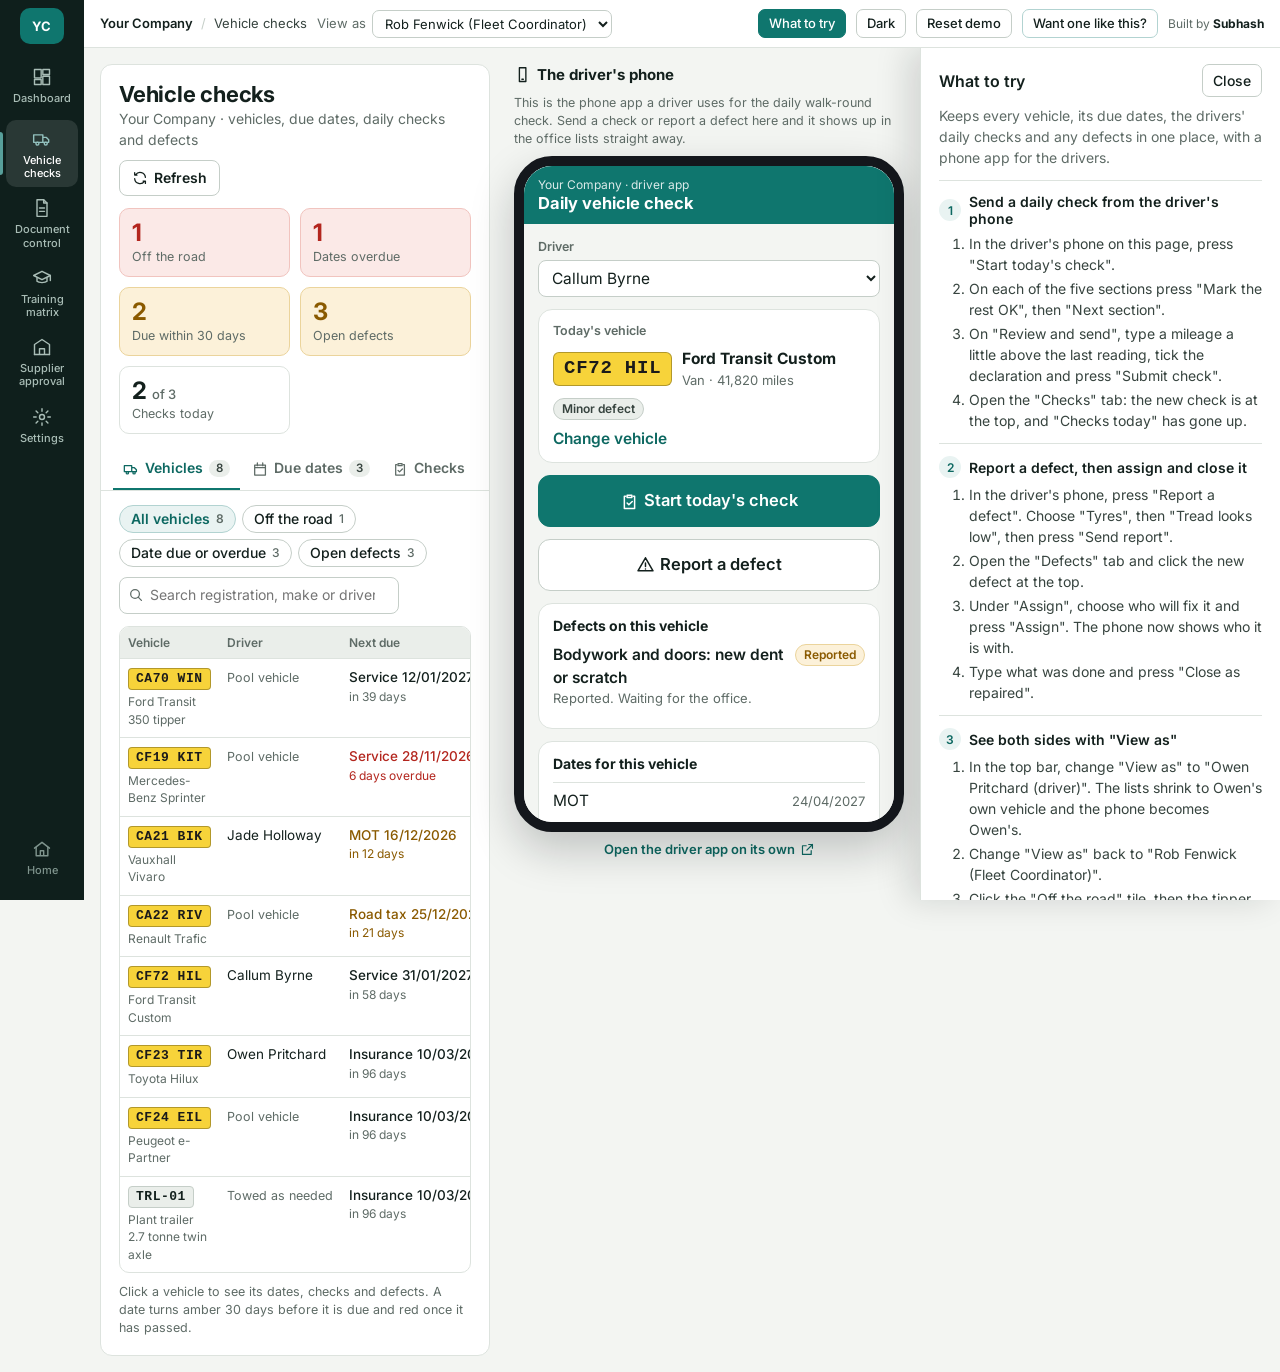
<file: app/fleet.html>
<!doctype html>
<html lang="en-GB">
<head>
<meta charset="utf-8">
<link rel="icon" href="data:,">
<meta name="viewport" content="width=device-width, initial-scale=1">
<title>Vehicle checks · demo</title>
<link rel="preconnect" href="https://fonts.googleapis.com">
<link rel="preconnect" href="https://fonts.gstatic.com" crossorigin>
<link rel="stylesheet" href="https://fonts.googleapis.com/css2?family=Inter:wght@400;500;600;700&display=swap">
<link rel="stylesheet" href="../assets/suite.css">
<style>
/* ----- shared by the office page and the driver app ----- */
:root {
  --page: var(--suite-page); --surface: var(--suite-surface); --sunk: var(--suite-sunk); --line: var(--suite-line); --line2: var(--suite-line-2);
  --ink: var(--suite-ink); --body: var(--suite-body); --label: var(--suite-label);
  --accent: var(--suite-accent); --accent-strong: var(--suite-accent-strong); --accent-ink: var(--suite-accent-ink);
  --accent-tint: var(--suite-accent-tint); --accent-line: var(--suite-accent-line); --on-accent: var(--suite-on-accent);
  --good: #1F7A4D; --good-tint: #E6F4EC; --good-line: #BFE0CD;
  --bad: #B3261E; --bad-tint: #FBE9E7; --bad-line: #F1C4BF; --bad-fill: #B3261E;
  --warn: #8A5A00; --warn-tint: #FCF1D9; --warn-line: #EBD49C;
  --info: #1D4F91; --info-tint: #E5EEFA; --info-line: #BCD2F0;
  --plate: #F7D33A; --plate-ink: #1A1A1A; --scrim: rgba(15, 18, 24, .42);
}
[data-theme="dark"] {
  --good: #6CC59A; --good-tint: #173126; --good-line: #2A5440;
  --bad: #F08A7E; --bad-tint: #3A1B18; --bad-line: #5E2C27; --bad-fill: #9E2A22;
  --warn: #E9B65C; --warn-tint: #33270F; --warn-line: #5A4519;
  --info: #86B4EE; --info-tint: #17263A; --info-line: #2B4366;
  --scrim: rgba(0, 0, 0, .6); color-scheme: dark;
}
* { box-sizing: border-box; }
[hidden] { display: none !important; }
html { -webkit-text-size-adjust: 100%; }
body { margin: 0; background: var(--page); color: var(--ink); font: 14px/1.45 var(--suite-font); }
button, input, select, textarea { font: inherit; color: inherit; }
h1, h2, h3, p { margin: 0; }
:focus-visible { outline: 2px solid var(--accent); outline-offset: 2px; }
.ic { width: 1.15em; height: 1.15em; flex: none; vertical-align: -.2em; fill: none; stroke: currentColor; stroke-width: 1.9; stroke-linecap: round; stroke-linejoin: round; }
.plate { display: inline-block; background: var(--plate); color: var(--plate-ink); font: 700 13px/1.55 ui-monospace, "Cascadia Mono", Consolas, monospace; letter-spacing: .04em; padding: 0 7px; border-radius: 4px; border: 1px solid rgba(0, 0, 0, .28); white-space: nowrap; }
.plate.tag { background: var(--sunk); color: var(--ink); border-color: var(--line2); }
.plate.lg { font-size: 19px; padding: 1px 10px; border-radius: 6px; }
.pill { display: inline-flex; align-items: center; gap: 4px; font-size: 12px; font-weight: 600; line-height: 1.5; padding: 1px 8px; border-radius: 20px; border: 1px solid; white-space: nowrap; }
.pill.good { color: var(--good); background: var(--good-tint); border-color: var(--good-line); }
.pill.bad { color: var(--bad); background: var(--bad-tint); border-color: var(--bad-line); }
.pill.warn { color: var(--warn); background: var(--warn-tint); border-color: var(--warn-line); }
.pill.info { color: var(--info); background: var(--info-tint); border-color: var(--info-line); }
.pill.grey { color: var(--body); background: var(--sunk); border-color: var(--line2); }
.more { font-size: 12px; color: var(--label); }
.btn { display: inline-flex; align-items: center; justify-content: center; gap: 6px; font-weight: 600; border: 1px solid var(--line2); background: var(--surface); color: var(--ink); border-radius: 8px; padding: 7px 12px; cursor: pointer; text-decoration: none; }
.btn:hover { background: var(--sunk); }
.btn.primary { background: var(--accent); border-color: var(--accent); color: var(--on-accent); }
.btn.primary:hover { background: var(--accent-strong); border-color: var(--accent-strong); }
.btn.link { border: 0; background: none; color: var(--accent-ink); padding: 0; font-weight: 600; }
.btn.link:hover { text-decoration: underline; }
.btn[disabled] { opacity: .5; cursor: not-allowed; }
.field { display: grid; gap: 4px; }
.field > span, .lbl { font-size: 12.5px; font-weight: 600; color: var(--label); }
input[type="text"], input[type="date"], input[type="search"], select, textarea { background: var(--surface); border: 1px solid var(--line2); border-radius: 8px; padding: 7px 9px; width: 100%; }
textarea { resize: vertical; min-height: 64px; }
.exphoto { display: block; width: 160px; max-width: 100%; border-radius: 8px; border: 1px solid var(--line2); }
.muted { color: var(--label); }
.err { color: var(--bad); background: var(--bad-tint); border: 1px solid var(--bad-line); border-radius: 8px; padding: 8px 10px; font-weight: 500; }
/* ----- office page ----- */
.wrap { padding: 16px; max-width: 1760px; margin: 0 auto; }
.cols { display: grid; grid-template-columns: minmax(0, 1fr) 390px; gap: 24px; align-items: start; }
.office { min-width: 0; position: relative; min-height: calc(100vh - var(--suite-bar-h) - 32px); }
.card { container-type: inline-size; background: var(--surface); border: 1px solid var(--line); border-radius: 12px; }
.band { display: flex; flex-wrap: wrap; gap: 10px 16px; align-items: flex-start; justify-content: space-between; padding: 16px 18px 12px; }
.band h1 { font-size: 22px; line-height: 1.2; font-weight: 700; letter-spacing: -.01em; }
.band .sub { color: var(--label); margin-top: 2px; }
.acts { display: flex; gap: 8px; flex-wrap: wrap; }
.asbar { display: flex; gap: 10px; align-items: flex-start; background: var(--info-tint); border: 1px solid var(--info-line); color: var(--info); border-radius: 10px; padding: 10px 12px; margin-bottom: 12px; }
.asbar b { font-weight: 700; }
.tiles { display: grid; grid-template-columns: repeat(auto-fit, minmax(132px, 1fr)); gap: 10px; padding: 0 18px 14px; }
.tile { text-align: left; background: var(--surface); border: 1px solid var(--line); border-radius: 10px; padding: 10px 12px; cursor: pointer; display: grid; gap: 1px; }
.tile:hover { border-color: var(--line2); background: var(--sunk); }
.tile .tn { font-size: 24px; font-weight: 700; line-height: 1.15; letter-spacing: -.01em; }
.tile .tn small { font-size: 13px; font-weight: 500; color: var(--label); letter-spacing: 0; }
.tile .l { font-size: 12.5px; color: var(--label); }
.tile.bad { border-color: var(--bad-line); background: var(--bad-tint); } .tile.bad .tn { color: var(--bad); }
.tile.warn { border-color: var(--warn-line); background: var(--warn-tint); } .tile.warn .tn { color: var(--warn); }
.tabs { display: flex; gap: 2px; padding: 0 12px; border-bottom: 1px solid var(--line); overflow-x: auto; }
.tabs button { display: inline-flex; align-items: center; gap: 6px; background: none; border: 0; border-bottom: 2px solid transparent; padding: 10px 10px 9px; font-weight: 600; color: var(--label); cursor: pointer; white-space: nowrap; }
.tabs button:hover { color: var(--ink); }
.tabs button[aria-selected="true"] { color: var(--accent-ink); border-bottom-color: var(--accent); }
.cnt { font-size: 11.5px; font-weight: 600; background: var(--sunk); color: var(--body); border-radius: 20px; padding: 0 7px; }
.pane { padding: 14px 18px 18px; }
.tools { display: flex; flex-wrap: wrap; gap: 10px; align-items: center; justify-content: space-between; margin-bottom: 12px; }
.chips { display: flex; flex-wrap: wrap; gap: 6px; }
.chip { display: inline-flex; gap: 6px; align-items: center; border: 1px solid var(--line2); background: var(--surface); border-radius: 20px; padding: 3px 11px; font-weight: 500; cursor: pointer; }
.chip:hover { background: var(--sunk); }
.chip[aria-pressed="true"] { background: var(--accent-tint); border-color: var(--accent-line); color: var(--accent-ink); font-weight: 600; }
.chip .c { font-size: 12px; color: var(--label); }
.search { position: relative; flex: 0 1 280px; }
.search .ic { position: absolute; left: 9px; top: 50%; transform: translateY(-50%); color: var(--label); }
.search input { padding-left: 30px; }
.tbl { overflow-x: auto; border: 1px solid var(--line); border-radius: 10px; }
table { width: 100%; border-collapse: collapse; font-size: 13.5px; }
th { text-align: left; font-size: 12px; font-weight: 600; color: var(--label); background: var(--sunk); padding: 7px 8px; white-space: nowrap; }
td { padding: 9px 8px; border-top: 1px solid var(--line); vertical-align: top; }
td.num, th.num { text-align: right; white-space: nowrap; }
tr[data-act] { cursor: pointer; }
tr[data-act]:hover td { background: var(--accent-tint); }
tr.flash td { animation: flash 2.4s ease-out; }
@keyframes flash { 0%, 40% { background: var(--good-tint); } 100% { background: transparent; } }
.d1 { font-weight: 500; white-space: nowrap; } .d2 { font-size: 12px; color: var(--label); }
.d1.bad, .d2.bad { color: var(--bad); } .d1.warn, .d2.warn { color: var(--warn); }
.dash { color: var(--label); font-size: 12.5px; white-space: nowrap; }
@media (min-width: 761px) { #suite-slot select { max-width: 270px; } }
.empty { text-align: center; color: var(--label); padding: 26px 10px; }
.foot { font-size: 12.5px; color: var(--label); margin-top: 10px; }
.cn { display: none; }
@container (max-width: 860px) { .cw { display: none; } .cn { display: table-cell; } }
/* vehicle page */
.vhead { display: flex; flex-wrap: wrap; gap: 10px 14px; align-items: center; margin: 10px 0 12px; }
.vhead h2 { font-size: 20px; font-weight: 700; line-height: 1.2; }
.vhead .grow { flex: 1; min-width: 160px; }
.offbox { display: flex; gap: 10px; background: var(--bad-tint); border: 1px solid var(--bad-line); color: var(--bad); border-radius: 10px; padding: 10px 12px; margin-bottom: 12px; font-weight: 500; }
.facts { display: grid; grid-template-columns: repeat(auto-fit, minmax(170px, 1fr)); gap: 10px; margin-bottom: 4px; }
.fact { border: 1px solid var(--line); border-radius: 10px; padding: 9px 12px; }
.fact .k { font-size: 12px; color: var(--label); font-weight: 600; }
.fact .v { font-weight: 600; }
.fact select { margin-top: 3px; padding: 4px 8px; }
.sec { font-size: 14px; font-weight: 700; margin: 18px 0 8px; display: flex; align-items: center; gap: 6px; }
.duegrid { display: grid; grid-template-columns: repeat(auto-fit, minmax(170px, 1fr)); gap: 10px; }
.duecard { border: 1px solid var(--line); border-radius: 10px; padding: 10px 12px; display: grid; gap: 3px; align-content: start; }
.duecard.over { border-color: var(--bad-line); background: var(--bad-tint); } .duecard.soon { border-color: var(--warn-line); background: var(--warn-tint); }
.duecard .k { display: flex; justify-content: space-between; gap: 6px; align-items: center; font-weight: 600; }
.duecard .v { font-size: 17px; font-weight: 700; }
.duecard .btn { justify-self: start; margin-top: 4px; padding: 4px 10px; font-size: 13px; }
.rows { border: 1px solid var(--line); border-radius: 10px; overflow: hidden; }
.row { display: flex; gap: 10px; align-items: center; padding: 9px 12px; border-top: 1px solid var(--line); cursor: pointer; background: none; border-left: 0; border-right: 0; border-bottom: 0; width: 100%; text-align: left; }
.row:first-child { border-top: 0; }
.row:hover { background: var(--accent-tint); }
.row .grow { flex: 1; min-width: 0; }
.row .t { font-weight: 600; }
.log { list-style: none; margin: 0; padding: 0; display: grid; gap: 6px; }
.log li { display: grid; grid-template-columns: 128px 1fr; gap: 10px; font-size: 13px; }
.log .at { color: var(--label); }
/* drawer */
.dwrap { position: absolute; inset: 0; z-index: 20; pointer-events: none; display: none; }
.dwrap.open { display: block; }
.scrim { position: absolute; inset: 0; background: var(--scrim); border-radius: 12px; pointer-events: auto; }
.drawer { position: sticky; top: calc(var(--suite-bar-h) + 16px); margin-left: auto; width: min(470px, 100%); height: calc(100vh - var(--suite-bar-h) - 32px); overflow-y: auto; pointer-events: auto; background: var(--surface); border: 1px solid var(--line2); border-radius: 12px; box-shadow: -10px 0 30px rgba(15, 18, 24, .18); }
.dhead { position: sticky; top: 0; background: var(--surface); border-bottom: 1px solid var(--line); padding: 12px 16px; display: flex; gap: 10px; align-items: flex-start; z-index: 1; }
.dhead .grow { flex: 1; min-width: 0; }
.dhead h2 { font-size: 16px; font-weight: 700; line-height: 1.3; }
.dhead .ref { font-size: 12px; color: var(--label); font-weight: 600; }
.dbody { padding: 14px 16px 28px; display: grid; gap: 14px; }
.kv { display: grid; grid-template-columns: 110px 1fr; gap: 5px 10px; font-size: 13.5px; }
.kv dt { color: var(--label); } .kv dd { margin: 0; }
dl { margin: 0; }
.quote { border-left: 3px solid var(--line2); padding: 2px 0 2px 10px; color: var(--body); }
.box { border: 1px solid var(--line); border-radius: 10px; padding: 12px; display: grid; gap: 10px; }
.box h3 { font-size: 13.5px; font-weight: 700; }
.two { display: grid; grid-template-columns: 1fr 150px; gap: 8px; }
.btnrow { display: flex; flex-wrap: wrap; gap: 8px; align-items: center; }
.csec { font-size: 12.5px; font-weight: 700; color: var(--label); margin: 4px 0 2px; }
.crow { display: flex; gap: 8px; align-items: flex-start; padding: 5px 0; border-top: 1px solid var(--line); font-size: 13.5px; }
.crow .grow { flex: 1; }
.crow .okk { color: var(--good); font-weight: 600; white-space: nowrap; } .crow .na { color: var(--label); white-space: nowrap; }
/* phone column */
.phonecol { position: sticky; top: calc(var(--suite-bar-h) + 16px); display: grid; grid-template-columns: minmax(0, 1fr); gap: 8px; justify-items: center; }
.phonecol h2 { font-size: 15px; font-weight: 700; justify-self: start; display: flex; gap: 6px; align-items: center; }
.phonecol .cap { font-size: 12.5px; color: var(--label); justify-self: start; }
.phonecol .suite-phone { height: min(720px, calc(100vh - var(--suite-bar-h) - 176px)); min-height: 480px; }
.phonecol .open { font-size: 13px; font-weight: 600; color: var(--accent-ink); text-decoration: none; display: inline-flex; gap: 5px; align-items: center; }
.phonecol .open:hover { text-decoration: underline; }
.jump { display: none; }
.toast { position: fixed; left: calc(50% + var(--suite-rail-w) / 2); bottom: 26px; transform: translateX(-50%); background: var(--ink); color: var(--surface); border-radius: 10px; padding: 9px 14px; font-weight: 500; z-index: 895; box-shadow: 0 8px 24px rgba(0, 0, 0, .25); max-width: min(92vw, 520px); }
@media (min-width: 1181px) { html.try-open .wrap { padding-right: 376px; } }
@media (max-width: 1180px) {
  .cols { grid-template-columns: minmax(0, 1fr); }
  .phonecol { position: static; padding-top: 6px; min-width: 0; }
  .phonecol > * { max-width: 100%; }
  .phonecol h2, .phonecol .cap { justify-self: center; text-align: center; max-width: 420px; }
  .phonecol .suite-phone { height: 700px; }
  .jump { display: inline-flex; }
  .office { min-height: 0; }
  .dwrap { position: static; }
  .scrim { position: fixed; left: var(--suite-rail-w); top: var(--suite-bar-h); right: 0; bottom: 0; border-radius: 0; z-index: 860; }
  .drawer { position: fixed; top: var(--suite-bar-h); right: 0; bottom: 0; height: auto; width: 470px; max-width: 100vw; border-radius: 0; border-width: 0 0 0 1px; z-index: 870; }
}
@media (max-width: 760px) {
  .wrap { padding: 10px; }
  .band { padding: 12px 12px 10px; } .tiles { padding: 0 12px 12px; grid-template-columns: repeat(2, minmax(0, 1fr)); } .pane { padding: 12px; }
  .tabs { padding: 0 4px; }
  .drawer { bottom: 58px; }
  .toast { bottom: 70px; left: 50%; }
  .two { grid-template-columns: 1fr; }
  .log li { grid-template-columns: 1fr; gap: 0; }
  #suite-slot label span { display: none; }
  #suite-slot select { max-width: 104px; padding: 4px 4px; }
  .suite-bar .suite-btn { padding: 5px 7px; }
}
@media print { .phonecol, .drawer, .scrim, .toast { display: none !important; } }
</style>
</head>
<body>
<main class="wrap" id="main">
  <div class="cols">
    <section class="office" aria-label="Fleet office">
      <div id="asbar"></div>
      <div class="card">
        <div class="band">
          <div>
            <h1>Vehicle checks</h1>
            <p class="sub"><span data-suite="company"></span> · vehicles, due dates, daily checks and defects</p>
          </div>
          <div class="acts">
            <a class="btn jump" href="#driver-app" id="jumpBtn"></a>
            <button class="btn" type="button" data-act="refresh" id="refreshBtn" title="Fetch anything sent from the driver app"></button>
          </div>
        </div>
        <div class="tiles" id="tiles"></div>
        <div class="tabs" id="tabs" role="tablist" aria-label="Fleet lists"></div>
        <div class="pane" id="pane" role="tabpanel"></div>
      </div>
      <div class="dwrap" id="dwrap">
        <div class="scrim" id="scrim" data-act="closeDrawer"></div>
        <aside class="drawer" id="drawer" aria-label="Details"></aside>
      </div>
    </section>
    <aside class="phonecol" id="driver-app" aria-label="Driver app">
      <h2 id="phoneHead"></h2>
      <p class="cap">This is the phone app a driver uses for the daily walk-round check. Send a check or report a defect here and it shows up in the office lists straight away.</p>
      <div class="suite-phone"><iframe data-fleet src="fleet-driver.html?embed=1" title="Driver app"></iframe></div>
      <a class="open" href="fleet-driver.html" target="_blank" rel="noopener" id="openOwn"></a>
    </aside>
  </div>
</main>
<div class="toast" id="toast" role="status" aria-live="polite" hidden></div>

<script>
  window.SUITE_MODULE = {
    id: 'fleet', title: 'Vehicle checks',
    intro: 'Keeps every vehicle, its due dates, the drivers\' daily checks and any defects in one place, with a phone app for the drivers.',
    tryIt: [
      { title: 'Send a daily check from the driver\'s phone', steps: [
        'In the driver\'s phone on this page, press "Start today\'s check".',
        'On each of the five sections press "Mark the rest OK", then "Next section".',
        'On "Review and send", type a mileage a little above the last reading, tick the declaration and press "Submit check".',
        'Open the "Checks" tab: the new check is at the top, and "Checks today" has gone up.' ] },
      { title: 'Report a defect, then assign and close it', steps: [
        'In the driver\'s phone, press "Report a defect". Choose "Tyres", then "Tread looks low", then press "Send report".',
        'Open the "Defects" tab and click the new defect at the top.',
        'Under "Assign", choose who will fix it and press "Assign". The phone now shows who it is with.',
        'Type what was done and press "Close as repaired".' ] },
      { title: 'See both sides with "View as"', steps: [
        'In the top bar, change "View as" to "Owen Pritchard (driver)". The lists shrink to Owen\'s own vehicle and the phone becomes Owen\'s.',
        'Change "View as" back to "Rob Fenwick (Fleet Coordinator)".',
        'Click the "Off the road" tile, then the tipper CA70 WIN, to see why it is parked.',
        'Open its handbrake defect, type what was done and press "Close as repaired". The tipper goes back on the road.' ] }
    ],
    themes: 'both'
  };
</script>
<script src="../assets/suite.js"></script>
<script>
/* ===== Fleet demo: shared data and rules. The same block is in fleet.html and fleet-driver.html. ===== */
var Fleet = (function () {
  'use strict';
  var S = window.Suite, esc = S.esc, ID = 'fleet', VERSION = 1;
  var DRIVERS = ['cb', 'jh', 'op'], COORD = 'rf';

  var ICONS = {
    check: '<path d="M5 12.5l4.5 4.5L19 7.5"/>',
    x: '<path d="M6 6l12 12M18 6L6 18"/>',
    alert: '<path d="M12 3.5l9.5 16.5h-19zM12 10v4.5M12 17.6v.1"/>',
    stop: '<path d="M8.2 3h7.6L21 8.2v7.6L15.8 21H8.2L3 15.8V8.2zM12 8v5M12 16.3v.1"/>',
    truck: '<path d="M2 7h11v9H2zM13 10h4l3 3v3h-7z"/><circle cx="6.5" cy="17.5" r="1.8"/><circle cx="16.5" cy="17.5" r="1.8"/>',
    tool: '<path d="M15 4a4.5 4.5 0 0 0-4.3 6L4 16.7V20h3.3L14 13.3A4.5 4.5 0 0 0 20 9l-3 1.5L14.5 8 16 5a4.5 4.5 0 0 0-1-1z"/>',
    clip: '<path d="M9 4h6v3H9zM7 5.5H5.5V21h13V5.5H17M9 14l2.2 2.2L15.5 12"/>',
    cal: '<path d="M4 6h16v15H4zM4 10h16M8 3v4M16 3v4"/>',
    camera: '<path d="M4 8h3.5L9 5.5h6L16.5 8H20v11H4z"/><circle cx="12" cy="13.5" r="3"/>',
    left: '<path d="M14.5 5.5L8 12l6.5 6.5"/>',
    right: '<path d="M9.5 5.5L16 12l-6.5 6.5"/>',
    refresh: '<path d="M20 11a8 8 0 0 0-14.5-4M4 4v3.5h3.5M4 13a8 8 0 0 0 14.5 4M20 20v-3.5h-3.5"/>',
    user: '<circle cx="12" cy="8" r="4"/><path d="M4.5 20.5c1-4 4-5.5 7.5-5.5s6.5 1.5 7.5 5.5"/>',
    gauge: '<path d="M4 18a9 9 0 1 1 16 0zM12 14l4-5"/>',
    out: '<path d="M14 4h6v6M20 4l-9 9M18 14v6H4V6h6"/>',
    phone: '<path d="M7.5 2.5h9v19h-9zM11 18.5h2"/>',
    info: '<circle cx="12" cy="12" r="9"/><path d="M12 11v5.5M12 7.6v.1"/>',
    search: '<circle cx="10.5" cy="10.5" r="6.5"/><path d="M20 20l-4.8-4.8"/>'
  };
  function ic(n, cls) {
    return '<svg class="ic ' + (cls || '') + '" viewBox="0 0 24 24" aria-hidden="true" focusable="false">' + (ICONS[n] || '') + '</svg>';
  }

  /* ---------- the walk-round checklist: a general daily check for a van or light commercial vehicle ---------- */
  var SECTIONS = [
    { id: 'cab', name: 'In the driver\'s seat', hint: 'Engine running, handbrake on.', items: [
      { id: 'warn', name: 'Dashboard warning lights', ok: 'All go out once the engine is running', faults: [['Engine warning light stays on', 'repair'], ['Brake or ABS warning light stays on', 'stop'], ['Another warning light stays on', 'repair']] },
      { id: 'steer', name: 'Steering', ok: 'Turns smoothly, with no knocking or slack', faults: [['Heavy or stiff', 'stop'], ['Too much free play', 'stop'], ['Knocking noise', 'repair']] },
      { id: 'brakes', name: 'Brakes', ok: 'Pedal feels firm and the handbrake holds', faults: [['Handbrake does not hold', 'stop'], ['Pedal soft or sinks', 'stop'], ['Squeal or grinding', 'repair']] },
      { id: 'horn', name: 'Horn', ok: 'Works when pressed', faults: [['Not working', 'repair']] },
      { id: 'belt', name: 'Seat and seat belt', ok: 'Seat locked in place; belt clips in and pulls back', faults: [['Belt will not clip in', 'stop'], ['Belt frayed or cut', 'stop'], ['Seat moves about', 'stop'], ['Belt slow to pull back', 'repair']] },
      { id: 'glass', name: 'Windscreen and mirrors', ok: 'Clear view; mirrors in place and not cracked', faults: [['Crack or chip in front of the driver', 'stop'], ['Chip away from the driver\'s view', 'minor'], ['Mirror cracked or missing', 'stop'], ['Mirror loose', 'repair']] },
      { id: 'wipers', name: 'Wipers and washers', ok: 'Clear the screen; washer bottle has fluid', faults: [['Wipers not working', 'stop'], ['Blades smearing or split', 'repair'], ['Washers empty or blocked', 'repair']] }] },
    { id: 'lights', name: 'Lights and plates', hint: 'Lights and hazards on, then walk right round.', items: [
      { id: 'lights', name: 'Lights and indicators', ok: 'Every light works and no lens is broken', faults: [['Brake light out', 'stop'], ['Indicator out', 'stop'], ['Headlight out', 'repair'], ['Side, tail or number plate light out', 'repair'], ['Lens cracked', 'repair']] },
      { id: 'plates', name: 'Number plates', ok: 'Fitted front and back, clean and easy to read', faults: [['Dirty, now cleaned', 'minor'], ['Cracked or loose', 'repair'], ['Missing', 'stop']] }] },
    { id: 'wheels', name: 'Wheels and tyres', hint: 'Look at every wheel, including the inside edge.', items: [
      { id: 'tyres', name: 'Tyres', ok: 'Properly inflated, good tread, no cuts or bulges', faults: [['Flat or very soft', 'stop'], ['Cut, bulge or cord showing', 'stop'], ['Tread looks low', 'repair'], ['Wearing unevenly', 'repair']] },
      { id: 'nuts', name: 'Wheel nuts', ok: 'All there and none looks loose', faults: [['Nut missing', 'stop'], ['Nut looks loose', 'stop']] }] },
    { id: 'body', name: 'Body and load', hint: 'Walk round the outside and glance underneath.', items: [
      { id: 'bodywork', name: 'Bodywork and doors', ok: 'Doors shut and lock; nothing sharp or hanging off', faults: [['New dent or scratch', 'minor'], ['Door will not shut or lock', 'stop'], ['Loose trim or sharp edge', 'repair']] },
      { id: 'leaks', name: 'Fluid leaks', ok: 'Nothing dripping underneath; fuel cap on', faults: [['Fuel leak', 'stop'], ['Oil or coolant drip', 'repair'], ['Fuel cap missing', 'repair']] },
      { id: 'load', name: 'Load and racking', ok: 'Everything tied down or stowed; not overloaded', faults: [['Load not secured', 'stop'], ['Looks overloaded', 'stop'], ['Racking or tie-down point damaged', 'repair']] },
      { id: 'tow', name: 'Tow bar and trailer plug', ok: 'Secure, and the trailer lights work', na: 'No tow bar', faults: [['Tow bar loose', 'stop'], ['Trailer lights not working', 'repair']] }] },
    { id: 'kit', name: 'Safety kit', hint: 'Check what the vehicle should carry.', items: [
      { id: 'firstaid', name: 'First aid kit', ok: 'In the vehicle and stocked', faults: [['Missing', 'repair'], ['Items used or out of date', 'minor']] },
      { id: 'ext', name: 'Fire extinguisher', ok: 'In its bracket with the gauge in the green', faults: [['Missing', 'repair'], ['Gauge not in the green', 'repair']] }] }
  ];
  var ITEM = {};
  SECTIONS.forEach(function (s) { s.items.forEach(function (i) { ITEM[i.id] = i; i.section = s.id; }); });
  var OTHER = 'Something else';

  var SEV = {
    stop: { label: 'Do not drive', sub: 'Unsafe or not legal. The vehicle stays parked until it is fixed.', tone: 'bad', icon: 'stop' },
    repair: { label: 'Needs repair', sub: 'Safe to drive today. Needs fixing soon.', tone: 'warn', icon: 'alert' },
    minor: { label: 'Minor', sub: 'For the record. No repair needed yet.', tone: 'grey', icon: 'info' }
  };
  var DSTAT = {
    'new': { label: 'Reported', tone: 'warn' },
    assigned: { label: 'Assigned', tone: 'info' },
    closed: { label: 'Repaired', tone: 'good' },
    dismissed: { label: 'Not a defect', tone: 'grey' }
  };
  var DUES = [['mot', 'MOT'], ['tax', 'Road tax'], ['service', 'Service'], ['ins', 'Insurance']];
  /* made-up repairers */
  var REPAIRERS = ['Brookvale Motor Services', 'Quillfield Tyres', 'Pennymoor Auto Electrics'];

  /* ---------- small helpers ---------- */
  function p2(n) { return n < 10 ? '0' + n : '' + n; }
  function pn(id) { var p = S.person(id); return p ? p.name : 'Unknown'; }
  function pd(s) { var p = String(s).slice(0, 10).split('-'); return new Date(+p[0], +p[1] - 1, +p[2]); }
  function dn(s) { return s ? S.daysUntil(pd(s)) : null; }
  function daysAgo(dt) { var d = new Date(dt); d.setHours(0, 0, 0, 0); return Math.round((S.today().getTime() - d.getTime()) / 864e5); }
  function fd(s) { return s ? S.fmtDate(String(s).length > 10 ? new Date(s) : pd(s)) : ''; }
  function ft(dt) { var d = new Date(dt); return p2(d.getHours()) + ':' + p2(d.getMinutes()); }
  function when(dt) { var n = daysAgo(dt); return (n === 0 ? 'Today' : n === 1 ? 'Yesterday' : fd(dt)) + ' ' + ft(dt); }
  function num(n) { return Number(n).toLocaleString('en-GB'); }
  function rel(n) {
    if (n === null) return '';
    if (n < 0) return (-n) + (n === -1 ? ' day' : ' days') + ' overdue';
    return n === 0 ? 'due today' : n === 1 ? 'due tomorrow' : 'in ' + n + ' days';
  }
  function took(secs) { return secs < 60 ? Math.round(secs) + ' sec' : Math.floor(secs / 60) + ' min ' + p2(Math.round(secs % 60)) + ' sec'; }
  function lcf(s) { return s.charAt(0).toLowerCase() + s.slice(1); }
  function title(itemId, fault, note) {
    var name = ITEM[itemId] ? ITEM[itemId].name : 'Other';
    if (!fault || fault === OTHER) return name + ': ' + (String(note || '').trim().slice(0, 60) || 'other defect');
    return name + ': ' + lcf(fault);
  }
  function photo() {
    return '<svg class="exphoto" viewBox="0 0 160 110" role="img" aria-label="Example photo"><rect width="160" height="110" fill="#59626d"/><rect y="72" width="160" height="38" fill="#3a4047"/><rect x="28" y="46" width="78" height="34" rx="4" fill="#e9ecef"/><path d="M106 56h18l10 12v12h-28z" fill="#cfd5db"/><circle cx="50" cy="82" r="9" fill="#16181b"/><circle cx="116" cy="82" r="9" fill="#16181b"/><rect x="6" y="6" width="84" height="16" rx="3" fill="#000" fill-opacity=".55"/><text x="11" y="18" font-size="10" fill="#fff" font-family="sans-serif">Example photo</text></svg>';
  }

  /* ---------- sample data: every date is worked out from today ---------- */
  function d(n) { return S.iso(S.daysFromNow(n)); }
  function at(ago, h, m) {
    var x = S.daysFromNow(-ago); x.setHours(h, m, 0, 0);
    var now = new Date();
    if (x > now) x = new Date(Math.max(S.today().getTime(), now.getTime() - 600000));
    return x.toISOString();
  }
  function seed() {
    var st = { seedDay: S.iso(S.today()), dirty: false, rev: 0, stamp: 'seed', cseq: 0, dseq: 10, viewAs: COORD, me: 'cb', today: {}, vehicles: [], checks: [], defects: [] };
    function V(id, reg, make, model, type, fuel, year, driver, mileage, mot, tax, service) {
      st.vehicles.push({ id: id, reg: reg, tag: '', make: make, model: model, type: type, fuel: fuel, year: year, driver: driver, mileage: mileage,
        due: { mot: mot === null ? null : d(mot), tax: tax === null ? null : d(tax), service: d(service), ins: d(96) }, log: [] });
    }
    V('V1', 'CF72 HIL', 'Ford', 'Transit Custom', 'Van', 'Diesel', 2022, 'cb', 41820, 141, 212, 58);
    V('V2', 'CA21 BIK', 'Vauxhall', 'Vivaro', 'Van', 'Diesel', 2021, 'jh', 67310, 12, 95, 74);
    V('V3', 'CF23 TIR', 'Toyota', 'Hilux', 'Pickup', 'Diesel', 2023, 'op', 23988, 203, 150, 120);
    V('V4', 'CA70 WIN', 'Ford', 'Transit 350 tipper', 'Tipper', 'Diesel', 2020, null, 88104, 66, 131, 39);
    V('V5', 'CF19 KIT', 'Mercedes-Benz', 'Sprinter', 'Van', 'Diesel', 2019, null, 121560, 180, 44, -6);
    V('V6', 'CA22 RIV', 'Renault', 'Trafic', 'Van', 'Diesel', 2022, null, 35402, 260, 21, 88);
    V('V7', 'CF24 EIL', 'Peugeot', 'e-Partner', 'Van', 'Electric', 2024, null, 9120, 340, 170, 150);
    V('V8', '', 'Plant trailer', '2.7 tonne twin axle', 'Trailer', '', 2021, null, null, null, null, 112);
    st.vehicles[7].tag = 'TRL-01';
    DRIVERS.forEach(function (id) { st.today[id] = st.vehicles.filter(function (v) { return v.driver === id; })[0].id; });

    function C(vid, by, ago, h, m, back, secs, defs) {
      var v = veh(st, vid);
      return record(st, { vid: vid, by: by, at: at(ago, h, m), mileage: v.mileage - back, secs: secs, na: vid === 'V3' || vid === 'V4' ? [] : ['tow'], defs: defs || [], source: 'check', seed: true });
    }
    /* oldest first, so reference numbers run in date order */
    var r4 = C('V3', 'op', 12, 7, 9, 520, 268, [{ item: 'lights', fault: 'Headlight out', sev: 'repair', note: 'Offside dipped beam not working', photo: false }]);
    C('V5', 'op', 7, 7, 31, 64, 251);
    [6, 5, 4, 3, 2, 1].forEach(function (n) {
      C('V1', 'cb', n, 7, 4 + n * 3, n * 38, 230 + n * 9, n === 5 ? [{ item: 'bodywork', fault: 'New dent or scratch', sev: 'minor', note: 'Small dent low on the nearside rear door, about 5 cm across', photo: true }] : null);
      C('V2', 'jh', n, 7, 12 + n * 2, n * 52, 205 + n * 7, n === 2 ? [{ item: 'wipers', fault: 'Blades smearing or split', sev: 'repair', note: 'Driver\'s side blade smears badly in rain', photo: false }] : null);
      C('V3', 'op', n, 6, 48 + n, n * 44, 244 + n * 5);
      if (n === 5) C('V7', 'jh', 5, 13, 20, 0, 221);
      if (n === 4) C('V4', 'cb', 4, 12, 40, 35, 263);
      if (n === 3) C('V6', 'cb', 3, 10, 15, 0, 239);
      if (n === 2) C('V5', 'jh', 2, 11, 5, 0, 214);
    });
    var r1 = C('V4', 'op', 1, 13, 25, 0, 302, [{ item: 'brakes', fault: 'Handbrake does not hold', sev: 'stop', note: 'Rolled back on the yard ramp with the handbrake fully on', photo: true }]);
    C('V2', 'jh', 0, 7, 14, 0, 226);
    C('V3', 'op', 0, 6, 52, 0, 248);

    var d4 = r4.defects[0], d2 = st.defects.filter(function (x) { return x.vid === 'V2'; })[0];
    d4.status = 'closed'; d4.assignee = pn(COORD) + ' (in the yard)'; d4.closedAt = at(10, 15, 40); d4.closeNote = 'New bulb fitted in the yard and checked working.';
    d4.hist.push({ at: at(11, 9, 5), by: COORD, what: 'Assigned to ' + d4.assignee });
    d4.hist.push({ at: d4.closedAt, by: COORD, what: 'Closed as repaired: ' + d4.closeNote });
    d2.status = 'assigned'; d2.assignee = REPAIRERS[0]; d2.due = d(3);
    d2.hist.push({ at: at(2, 9, 30), by: COORD, what: 'Assigned to ' + d2.assignee + ', booked for ' + fd(d2.due) });
    veh(st, 'V4').log.push({ at: r1.check.at, by: 'op', what: 'Taken off the road: ' + r1.defects[0].title });
    veh(st, 'V1').log.push({ at: at(38, 14, 0), by: COORD, what: 'Service recorded. Next due ' + fd(veh(st, 'V1').due.service) });
    veh(st, 'V7').log.push({ at: at(25, 10, 30), by: COORD, what: 'Road tax renewed. Next due ' + fd(veh(st, 'V7').due.tax) });
    return st;
  }

  /* ---------- reading the data ---------- */
  function veh(st, id) { for (var i = 0; i < st.vehicles.length; i++) if (st.vehicles[i].id === id) return st.vehicles[i]; return null; }
  function isOpen(df) { return df.status === 'new' || df.status === 'assigned'; }
  function defectsOf(st, vid) { return st.defects.filter(function (x) { return x.vid === vid; }).sort(function (a, b) { return a.at < b.at ? 1 : -1; }); }
  function openDefects(st, vid) { return defectsOf(st, vid).filter(isOpen); }
  function checksOf(st, vid) { return st.checks.filter(function (c) { return c.vid === vid; }).sort(function (a, b) { return a.at < b.at ? 1 : -1; }); }
  function offRoad(st, v) { return openDefects(st, v.id).some(function (x) { return x.sev === 'stop'; }); }
  function dueState(s) { var n = dn(s); return n === null ? 'none' : n < 0 ? 'over' : n <= 30 ? 'soon' : 'ok'; }
  function flags(st, v) {
    var f = [], od = openDefects(st, v.id);
    if (od.some(function (x) { return x.sev === 'stop'; })) f.push({ k: 'off', tone: 'bad', label: 'Off the road' });
    DUES.forEach(function (k) { if (dueState(v.due[k[0]]) === 'over') f.push({ k: 'over', tone: 'bad', label: k[1] + ' overdue' }); });
    if (od.some(function (x) { return x.sev === 'repair'; })) f.push({ k: 'repair', tone: 'warn', label: 'Repair needed' });
    DUES.forEach(function (k) { if (dueState(v.due[k[0]]) === 'soon') f.push({ k: 'soon', tone: 'warn', label: k[1] + ' due soon' }); });
    if (od.length && od.every(function (x) { return x.sev === 'minor'; })) f.push({ k: 'minor', tone: 'grey', label: 'Minor defect' });
    return f;
  }
  function pill(tone, label, icon) { return '<span class="pill ' + tone + '">' + (icon ? ic(icon) : '') + esc(label) + '</span>'; }
  function flagPills(st, v, all) {
    var f = flags(st, v);
    if (!f.length) return pill('good', 'OK', 'check');
    if (all) return f.map(function (x) { return pill(x.tone, x.label); }).join(' ');
    return pill(f[0].tone, f[0].label) + (f.length > 1 ? ' <span class="more">+' + (f.length - 1) + '</span>' : '');
  }
  function sevPill(k) { return pill(SEV[k].tone, SEV[k].label, SEV[k].icon); }
  function statPill(df) { return pill(df.status === 'new' && df.sev === 'stop' ? 'bad' : DSTAT[df.status].tone, DSTAT[df.status].label); }
  function statLine(df) {
    if (df.status === 'assigned') return 'Assigned to ' + df.assignee + (df.due ? ', booked for ' + fd(df.due) : '');
    if (df.status === 'closed') return 'Repaired ' + fd(df.closedAt);
    if (df.status === 'dismissed') return 'Closed: not a defect';
    return 'Reported. Waiting for the office.';
  }
  function idBadge(v, lg) {
    return v.reg ? '<span class="plate' + (lg ? ' lg' : '') + '" translate="no">' + esc(v.reg) + '</span>'
      : '<span class="plate tag' + (lg ? ' lg' : '') + '" translate="no">' + esc(v.tag) + '</span>';
  }
  function vname(v) { return v.make + ' ' + v.model; }

  /* ---------- changing the data ---------- */
  /* o = { vid, by, at, mileage, secs, na: [itemId], defs: [{ item, fault, sev, note, photo }], source: 'check' | 'report' } */
  function record(st, o) {
    var v = veh(st, o.vid), wasOff = offRoad(st, v), out = { check: null, defects: [] };
    if (o.source === 'check') {
      out.check = { id: 'C' + (++st.cseq), vid: o.vid, by: o.by, at: o.at, mileage: o.mileage, secs: o.secs, na: o.na || [], defs: [] };
      st.checks.push(out.check);
      if (!o.seed && o.mileage) v.mileage = o.mileage;
    }
    (o.defs || []).forEach(function (x) {
      var n = ++st.dseq, df = { id: 'D' + n, ref: 'DEF-' + (n < 100 ? '0' : '') + (n < 10 ? '0' : '') + n, vid: o.vid, item: x.item, fault: x.fault, title: title(x.item, x.fault, x.note),
        sev: x.sev, driverSev: x.sev, note: x.note || '', photo: !!x.photo, by: o.by, at: o.at, source: o.source, checkId: out.check ? out.check.id : null,
        status: 'new', assignee: '', due: '', closeNote: '', closedAt: '',
        hist: [{ at: o.at, by: o.by, what: o.source === 'check' ? 'Reported on the daily check' : 'Reported from the road' }] };
      st.defects.push(df); out.defects.push(df);
      if (out.check) out.check.defs.push({ item: x.item, fault: x.fault, sev: x.sev, note: x.note || '', photo: !!x.photo, id: df.id });
    });
    if (!o.seed && !wasOff && offRoad(st, v)) v.log.push({ at: o.at, by: o.by, what: 'Taken off the road: ' + out.defects.filter(function (x) { return x.sev === 'stop'; })[0].title });
    return out;
  }
  function defect(st, id) { for (var i = 0; i < st.defects.length; i++) if (st.defects[i].id === id) return st.defects[i]; return null; }
  function roadCheck(st, v, wasOff, by) {
    var off = offRoad(st, v);
    if (wasOff && !off) v.log.push({ at: new Date().toISOString(), by: by, what: 'Back on the road' });
    if (!wasOff && off) v.log.push({ at: new Date().toISOString(), by: by, what: 'Taken off the road' });
  }
  function editDefect(id, by, fn) {
    change(function (st) {
      var df = defect(st, id); if (!df) return;
      var v = veh(st, df.vid), was = offRoad(st, v), what = fn(df);
      if (what) df.hist.push({ at: new Date().toISOString(), by: by, what: what });
      roadCheck(st, v, was, by);
    });
  }
  var act = {
    submit: function (o) { var out; change(function (st) { o.at = new Date().toISOString(); out = record(st, o); }); return out; },
    assign: function (id, who, dueIso, by) { editDefect(id, by, function (df) { df.status = 'assigned'; df.assignee = who; df.due = dueIso || ''; return 'Assigned to ' + who + (dueIso ? ', booked for ' + fd(dueIso) : ''); }); },
    close: function (id, note, by) { editDefect(id, by, function (df) { df.status = 'closed'; df.closeNote = note; df.closedAt = new Date().toISOString(); return 'Closed as repaired: ' + note; }); },
    dismiss: function (id, note, by) { editDefect(id, by, function (df) { df.status = 'dismissed'; df.closeNote = note; df.closedAt = new Date().toISOString(); return 'Closed as not a defect' + (note ? ': ' + note : ''); }); },
    reopen: function (id, by) { editDefect(id, by, function (df) { df.status = df.assignee ? 'assigned' : 'new'; df.closedAt = ''; return 'Reopened'; }); },
    severity: function (id, sev, by) { editDefect(id, by, function (df) { if (df.sev === sev) return ''; df.sev = sev; return 'Office assessment changed to "' + SEV[sev].label + '"'; }); },
    renew: function (vid, key, by) {
      change(function (st) {
        var v = veh(st, vid), old = v.due[key] ? pd(v.due[key]) : S.today(), base = old > S.today() ? old : S.today();
        base.setFullYear(base.getFullYear() + 1); v.due[key] = S.iso(base);
        var label = DUES.filter(function (k) { return k[0] === key; })[0][1];
        v.log.push({ at: new Date().toISOString(), by: by, what: label + ' renewed. Next due ' + fd(v.due[key]) });
      });
    },
    setDriver: function (vid, pid, by) {
      change(function (st) {
        var v = veh(st, vid);
        if (pid) st.vehicles.forEach(function (o) { if (o.driver === pid && o.id !== vid) { o.driver = null; o.log.push({ at: new Date().toISOString(), by: by, what: pn(pid) + ' moved to another vehicle. Now a pool vehicle' }); } });
        v.driver = pid || null;
        if (pid) st.today[pid] = vid;
        v.log.push({ at: new Date().toISOString(), by: by, what: pid ? 'Assigned to ' + pn(pid) : 'Made a pool vehicle' });
      });
    },
    viewAs: function (pid) { change(function (st) { st.viewAs = pid; if (DRIVERS.indexOf(pid) !== -1) st.me = pid; }, true); },
    setMe: function (pid) { change(function (st) { st.me = pid; }, true); },
    pick: function (pid, vid) { change(function (st) { st.today[pid] = vid; }, true); }
  };
  function todayVehicle(st, pid) {
    var v = veh(st, st.today[pid]);
    if (v) return v;
    return st.vehicles.filter(function (x) { return x.driver === pid; })[0] || st.vehicles[0];
  }

  /* ---------- state, and keeping the office page and the phone in step ---------- */
  var state = null, subs = [];
  function okShape(st) { return st && typeof st === 'object' && Array.isArray(st.vehicles) && Array.isArray(st.checks) && Array.isArray(st.defects) && st.today; }
  function fresh() { var st = S.load(ID, VERSION); return okShape(st) ? st : null; }
  function init() {
    var st = fresh();
    if (!st || (!st.dirty && st.seedDay !== S.iso(S.today()))) { st = seed(); S.save(ID, VERSION, st); }
    state = st;
  }
  function emit(src) { subs.forEach(function (fn) { fn(src); }); }
  function change(fn, soft) {
    var st = fresh();
    if (st && st.rev > state.rev) state = st;
    fn(state);
    if (!soft) state.dirty = true;
    state.rev++; state.stamp = state.rev + ':' + Math.random().toString(36).slice(2, 9);
    S.save(ID, VERSION, state);
    post({ state: state });
    emit('local');
  }
  function peers() {
    var out = [];
    try { if (window.parent && window.parent !== window) out.push(window.parent); } catch (e) { /* ignore */ }
    var fr = document.querySelectorAll('iframe[data-fleet]');
    for (var i = 0; i < fr.length; i++) if (fr[i].contentWindow) out.push(fr[i].contentWindow);
    return out;
  }
  function post(msg) {
    msg.fleetDemo = 1;
    peers().forEach(function (w) { try { w.postMessage(msg, '*'); } catch (e) { /* ignore */ } });
  }
  function look() { return { theme: S.theme(), accent: S.accent().id, company: S.company() }; }
  function applyLook(l) {
    if (!l) return;
    if (l.accent && l.accent !== S.accent().id) S.setAccent(l.accent);
    if (l.company && l.company !== S.company()) S.setCompany(l.company);
    if (l.theme) S.setTheme(l.theme);
  }
  function reload(cleared) {
    var st = fresh();
    if (!st) { if (!cleared) return false; init(); emit('remote'); return true; }
    if (st.stamp === state.stamp) return false;
    state = st; emit('remote'); return true;
  }
  window.addEventListener('storage', function (e) {
    if (e.key && e.key.indexOf('dsr-demo:') !== 0) return;
    if (!e.key || e.key === 'dsr-demo:state:' + ID) reload(true);
    else if (/:(theme|accent|company)$/.test(e.key)) S.setTheme(S.theme());
  });
  window.addEventListener('message', function (e) {
    var m = e.data;
    if (!m || m.fleetDemo !== 1 || peers().indexOf(e.source) === -1) return;
    if (m.hello) { post({ state: state, look: look() }); return; }
    if (m.look) applyLook(m.look);
    if (okShape(m.state) && m.state.stamp !== state.stamp && m.state.rev >= state.rev) {
      state = m.state; S.save(ID, VERSION, state); emit('remote');
    }
  });

  return {
    DRIVERS: DRIVERS, COORD: COORD, SECTIONS: SECTIONS, ITEM: ITEM, OTHER: OTHER, SEV: SEV, DSTAT: DSTAT, DUES: DUES, REPAIRERS: REPAIRERS,
    ic: ic, pn: pn, pd: pd, dn: dn, daysAgo: daysAgo, fd: fd, ft: ft, when: when, num: num, rel: rel, took: took, title: title, photo: photo,
    init: init, get: function () { return state; }, on: function (fn) { subs.push(fn); }, reload: function () { return reload(false); }, post: post, look: look,
    veh: veh, defect: defect, isOpen: isOpen, defectsOf: defectsOf, openDefects: openDefects, checksOf: checksOf, offRoad: offRoad,
    dueState: dueState, flags: flags, pill: pill, flagPills: flagPills, sevPill: sevPill, statPill: statPill, statLine: statLine,
    idBadge: idBadge, vname: vname, todayVehicle: todayVehicle, act: act
  };
})();
</script>
<script>
(function () {
  'use strict';
  var F = Fleet, S = Suite, esc = S.esc, ic = F.ic;
  function $(id) { return document.getElementById(id); }
  F.init();

  var ui = { tab: 'vehicles', vf: 'all', q: '', uf: 'all', cf: 'all', df: 'open', vid: null, drawer: null, err: '', flash: {} };
  var known = {};
  function st() { return F.get(); }
  function who() { var w = st().viewAs; return S.person(w) ? w : F.COORD; }
  function coord() { return who() === F.COORD; }
  function byAt(a, b) { return a.at < b.at ? 1 : a.at > b.at ? -1 : 0; }
  function mineV() { var s = st(), m = who(); return coord() ? s.vehicles : s.vehicles.filter(function (v) { return v.driver === m || s.today[m] === v.id; }); }
  function inScope(vid) { return mineV().some(function (v) { return v.id === vid; }); }
  function mineC() { var m = who(); return st().checks.filter(function (c) { return coord() || c.by === m || inScope(c.vid); }).sort(byAt); }
  function mineD() { var m = who(); return st().defects.filter(function (x) { return coord() || x.by === m || inScope(x.vid); }).sort(byAt); }
  function isToday(c) { return F.daysAgo(c.at) === 0; }
  function markKnown() { st().checks.forEach(function (c) { known[c.id] = 1; }); st().defects.forEach(function (x) { known[x.id] = 1; }); }
  markKnown();

  function counts() {
    var s = st(), V = mineV(), D = mineD(), C = mineC(), dates = [];
    V.forEach(function (v) { F.DUES.forEach(function (k) { dates.push(F.dueState(v.due[k[0]])); }); });
    var withDriver = V.filter(function (v) { return v.driver; });
    return {
      vehicles: V.length,
      off: V.filter(function (v) { return F.offRoad(s, v); }).length,
      over: dates.filter(function (k) { return k === 'over'; }).length,
      soon: dates.filter(function (k) { return k === 'soon'; }).length,
      open: D.filter(F.isOpen).length,
      unassigned: D.filter(function (x) { return x.status === 'new'; }).length,
      today: C.filter(isToday).length,
      withDriver: withDriver.length,
      checkedToday: withDriver.filter(function (v) { return C.some(function (c) { return c.vid === v.id && isToday(c); }); }).length
    };
  }

  /* ---------- filters ---------- */
  var VF = [
    ['all', 'All vehicles', function () { return true; }],
    ['off', 'Off the road', function (v) { return F.offRoad(st(), v); }],
    ['due', 'Date due or overdue', function (v) { return F.DUES.some(function (k) { var x = F.dueState(v.due[k[0]]); return x === 'over' || x === 'soon'; }); }],
    ['defects', 'Open defects', function (v) { return F.openDefects(st(), v.id).length > 0; }]
  ];
  var UF = [
    ['all', 'All dates', function () { return true; }],
    ['over', 'Overdue', function (r) { return r.k === 'over'; }],
    ['soon', 'Due within 30 days', function (r) { return r.k === 'soon'; }]
  ];
  var CF = [
    ['all', 'All checks', function () { return true; }],
    ['today', 'Today', isToday],
    ['defects', 'With a defect', function (c) { return c.defs.length > 0; }]
  ];
  var DF = [
    ['open', 'Open', F.isOpen],
    ['stop', 'Do not drive', function (x) { return F.isOpen(x) && x.sev === 'stop'; }],
    ['new', 'Not yet assigned', function (x) { return x.status === 'new'; }],
    ['assigned', 'Assigned', function (x) { return x.status === 'assigned'; }],
    ['closed', 'Closed', function (x) { return !F.isOpen(x); }],
    ['all', 'All', function () { return true; }]
  ];
  function pick(list, key) { for (var i = 0; i < list.length; i++) if (list[i][0] === key) return list[i]; return list[0]; }
  function chips(list, key, cur, src) {
    return '<div class="chips" role="group" aria-label="Show">' + list.map(function (f) {
      return '<button type="button" class="chip" data-act="filter" data-k="' + key + '" data-v="' + f[0] + '" aria-pressed="' + (cur === f[0]) + '">' + esc(f[1]) + ' <span class="c">' + src.filter(f[2]).length + '</span></button>';
    }).join('') + '</div>';
  }

  /* ---------- top of the page ---------- */
  function renderTop() {
    var k = counts(), p = S.person(who());
    $('asbar').innerHTML = coord() ? '' : '<div class="asbar">' + ic('user') + '<div>You are viewing as <b>' + esc(p.name) + '</b>, a driver. A driver sees only their own vehicle, checks and defects, and cannot change the register. Use "View as" in the top bar to go back to ' + esc(F.pn(F.COORD)) + '.</div></div>';
    var T = [
      [k.off, 'Off the road', k.off ? 'bad' : '', 'vehicles', 'vf', 'off'],
      [k.over, 'Dates overdue', k.over ? 'bad' : '', 'due', 'uf', 'over'],
      [k.soon, 'Due within 30 days', k.soon ? 'warn' : '', 'due', 'uf', 'soon'],
      [k.open, 'Open defects', k.unassigned ? 'warn' : '', 'defects', 'df', 'open'],
      [k.checkedToday + ' <small>of ' + k.withDriver + '</small>', 'Checks today', '', 'checks', 'cf', 'today']
    ];
    $('tiles').innerHTML = T.map(function (t) {
      return '<button type="button" class="tile ' + t[2] + '" data-act="tile" data-tab="' + t[3] + '" data-k="' + t[4] + '" data-v="' + t[5] + '"><span class="tn">' + t[0] + '</span><span class="l">' + t[1] + '</span></button>';
    }).join('');
    var tabs = [['vehicles', 'truck', coord() ? 'Vehicles' : 'My vehicle', k.vehicles], ['due', 'cal', 'Due dates', k.over + k.soon], ['checks', 'clip', 'Checks', null], ['defects', 'tool', 'Defects', k.open]];
    $('tabs').innerHTML = tabs.map(function (t) {
      return '<button type="button" role="tab" data-act="tab" data-v="' + t[0] + '" aria-selected="' + (ui.tab === t[0]) + '">' + ic(t[1]) + t[2] + (t[3] !== null ? ' <span class="cnt">' + t[3] + '</span>' : '') + '</button>';
    }).join('');
  }

  /* ---------- vehicles ---------- */
  var RANK = { off: 0, over: 1, repair: 2, soon: 3, minor: 4 };
  function rank(v) { var f = F.flags(st(), v); return f.length ? RANK[f[0].k] : 5; }
  function dueCell(v, k) {
    var s = v.due[k];
    if (!s) return '<span class="dash">Not needed</span>';
    var n = F.dn(s), t = n < 0 ? 'bad' : n <= 30 ? 'warn' : '';
    return '<div class="d1 ' + t + '">' + F.fd(s) + '</div><div class="d2 ' + t + '">' + F.rel(n) + '</div>';
  }
  function nextDue(v) {
    var best = null;
    F.DUES.forEach(function (k) { var s = v.due[k[0]]; if (s && (!best || s < best.s)) best = { s: s, label: k[1] }; });
    if (!best) return '';
    var n = F.dn(best.s), t = n < 0 ? 'bad' : n <= 30 ? 'warn' : '';
    return '<div class="d1 ' + t + '">' + best.label + ' ' + F.fd(best.s) + '</div><div class="d2 ' + t + '">' + F.rel(n) + '</div>';
  }
  function driverName(v) { return v.driver ? esc(F.pn(v.driver)) : '<span class="dash">' + (v.type === 'Trailer' ? 'Towed as needed' : 'Pool vehicle') + '</span>'; }
  function vehRows() {
    var q = ui.q.trim().toLowerCase(), f = pick(VF, ui.vf)[2];
    var rows = mineV().filter(f).filter(function (v) {
      return !q || (v.reg + ' ' + v.tag + ' ' + v.make + ' ' + v.model + ' ' + v.type + ' ' + (v.driver ? F.pn(v.driver) : 'pool')).toLowerCase().indexOf(q) !== -1;
    }).sort(function (a, b) { return rank(a) - rank(b) || (a.id < b.id ? -1 : 1); });
    if (!rows.length) return '<tr><td colspan="10" class="empty">No vehicles match.</td></tr>';
    return rows.map(function (v) {
      return '<tr data-act="veh" data-id="' + v.id + '" tabindex="0"><td>' + F.idBadge(v) + '<div class="d2" style="margin-top:3px">' + esc(F.vname(v)) + '</div></td>' +
        '<td class="cw">' + esc(v.type) + '</td><td>' + driverName(v) + '</td>' +
        '<td class="cw num">' + (v.mileage === null ? '<span class="dash">-</span>' : F.num(v.mileage)) + '</td>' +
        '<td class="cw">' + dueCell(v, 'mot') + '</td><td class="cw">' + dueCell(v, 'tax') + '</td><td class="cw">' + dueCell(v, 'service') + '</td><td class="cw">' + dueCell(v, 'ins') + '</td>' +
        '<td class="cn">' + nextDue(v) + '</td><td>' + F.flagPills(st(), v) + '</td></tr>';
    }).join('');
  }
  function paneVehicles() {
    if (ui.vid && F.veh(st(), ui.vid) && inScope(ui.vid)) return paneVehicle(F.veh(st(), ui.vid));
    ui.vid = null;
    return '<div class="tools">' + chips(VF, 'vf', ui.vf, mineV()) +
      '<label class="search">' + ic('search') + '<input type="search" id="q" placeholder="Search registration, make or driver" aria-label="Search vehicles" value="' + esc(ui.q) + '"></label></div>' +
      '<div class="tbl"><table><thead><tr><th>Vehicle</th><th class="cw">Type</th><th>Driver</th><th class="cw num">Mileage</th><th class="cw">MOT</th><th class="cw">Road tax</th><th class="cw">Service</th><th class="cw">Insurance</th><th class="cn">Next due</th><th>Status</th></tr></thead>' +
      '<tbody id="vbody">' + vehRows() + '</tbody></table></div>' +
      '<p class="foot">Click a vehicle to see its dates, checks and defects. A date turns amber 30 days before it is due and red once it has passed.</p>';
  }
  function defRow(x, showV) {
    var v = F.veh(st(), x.vid);
    return '<button type="button" class="row" data-act="defect" data-id="' + x.id + '"><span class="grow"><span class="t">' + esc(x.title) + '</span><br><span class="d2">' + esc(x.ref) + ' · ' + (showV ? esc(v.reg || v.tag) + ' · ' : '') + esc(F.statLine(x)) + '</span></span>' + F.sevPill(x.sev) + ' ' + F.statPill(x) + '</button>';
  }
  function checkResult(c) { return c.defs.length ? F.pill('warn', c.defs.length + (c.defs.length === 1 ? ' defect' : ' defects'), 'alert') : F.pill('good', 'All OK', 'check'); }
  function paneVehicle(v) {
    var s = st(), od = F.openDefects(s, v.id), all = F.defectsOf(s, v.id), ch = F.checksOf(s, v.id), last = ch[0];
    var stop = od.filter(function (x) { return x.sev === 'stop'; });
    var drv = coord() && v.type !== 'Trailer'
      ? '<select data-change="driver" data-id="' + v.id + '" aria-label="Assigned driver"><option value="">Pool vehicle</option>' + F.DRIVERS.map(function (id) { return '<option value="' + id + '"' + (v.driver === id ? ' selected' : '') + '>' + esc(F.pn(id)) + '</option>'; }).join('') + '</select>'
      : '<div class="v">' + driverName(v) + '</div>';
    return '<button type="button" class="btn link" data-act="back">' + ic('left') + (coord() ? 'All vehicles' : 'Back') + '</button>' +
      '<div class="vhead">' + F.idBadge(v, true) + '<div class="grow"><h2>' + esc(F.vname(v)) + '</h2><div class="muted">' + esc([v.type, v.fuel, 'first registered ' + v.year].filter(Boolean).join(' · ')) + '</div></div><div>' + F.flagPills(s, v, true) + '</div></div>' +
      (stop.length ? '<div class="offbox">' + ic('stop') + '<div>Off the road until this is repaired and closed: ' + stop.map(function (x) { return '<b>' + esc(x.title) + '</b>'; }).join(', ') + '.</div></div>' : '') +
      '<div class="facts"><div class="fact"><div class="k">Assigned driver</div>' + drv + '</div>' +
      '<div class="fact"><div class="k">Mileage</div><div class="v">' + (v.mileage === null ? 'Not recorded for a trailer' : F.num(v.mileage) + ' miles') + '</div></div>' +
      '<div class="fact"><div class="k">Last daily check</div><div class="v">' + (last ? esc(F.when(last.at)) + '</div><div class="d2">by ' + esc(F.pn(last.by)) : 'None yet') + '</div></div></div>' +
      '<h3 class="sec">' + ic('cal') + 'Due dates</h3><div class="duegrid">' + F.DUES.map(function (k) {
        var d = v.due[k[0]], state = F.dueState(d);
        if (!d) return '<div class="duecard"><div class="k">' + k[1] + '</div><div class="muted">Not needed for a light trailer</div></div>';
        return '<div class="duecard ' + state + '"><div class="k">' + k[1] + ' ' + (state === 'over' ? F.pill('bad', 'Overdue') : state === 'soon' ? F.pill('warn', 'Due soon') : F.pill('good', 'In date')) + '</div><div class="v">' + F.fd(d) + '</div><div class="d2">' + F.rel(F.dn(d)) + '</div>' +
          (coord() ? '<button type="button" class="btn" data-act="renew" data-id="' + v.id + '" data-k="' + k[0] + '">Record renewal</button>' : '') + '</div>';
      }).join('') + '</div>' +
      '<h3 class="sec">' + ic('tool') + 'Defects</h3>' + (all.length ? '<div class="rows">' + all.map(function (x) { return defRow(x); }).join('') + '</div>' : '<p class="muted">No defects reported on this vehicle.</p>') +
      '<h3 class="sec">' + ic('clip') + 'Recent checks</h3>' + (ch.length ? '<div class="rows">' + ch.slice(0, 6).map(function (c) {
        return '<button type="button" class="row" data-act="check" data-id="' + c.id + '"><span class="grow"><span class="t">' + esc(F.when(c.at)) + '</span><br><span class="d2">' + esc(F.pn(c.by)) + ' · ' + F.num(c.mileage) + ' miles · took ' + F.took(c.secs) + '</span></span>' + checkResult(c) + '</button>';
      }).join('') + '</div>' + (ch.length > 6 ? '<p class="foot">Showing the latest 6 of ' + ch.length + '. The rest are under "Checks".</p>' : '') : '<p class="muted">' + (v.type === 'Trailer' ? 'Trailers are checked with the vehicle towing them.' : 'No checks received yet.') + '</p>') +
      '<h3 class="sec">' + ic('info') + 'History</h3>' + (v.log.length ? '<ul class="log">' + v.log.slice().sort(byAt).map(function (l) { return '<li><span class="at">' + esc(F.when(l.at)) + '</span><span>' + esc(l.what) + ' <span class="muted">(' + esc(F.pn(l.by)) + ')</span></span></li>'; }).join('') + '</ul>' : '<p class="muted">Nothing recorded yet.</p>');
  }

  /* ---------- due dates ---------- */
  function paneDue() {
    var rows = [];
    mineV().forEach(function (v) { F.DUES.forEach(function (k) { if (v.due[k[0]]) rows.push({ v: v, key: k[0], label: k[1], s: v.due[k[0]], k: F.dueState(v.due[k[0]]) }); }); });
    rows.sort(function (a, b) { return a.s < b.s ? -1 : a.s > b.s ? 1 : 0; });
    var show = rows.filter(pick(UF, ui.uf)[2]);
    return '<div class="tools">' + chips(UF, 'uf', ui.uf, rows) + '</div><div class="tbl"><table><thead><tr><th>Due</th><th>What</th><th>Vehicle</th><th class="cw">Driver</th><th>Status</th>' + (coord() ? '<th></th>' : '') + '</tr></thead><tbody>' +
      (show.length ? show.map(function (r) {
        var n = F.dn(r.s), t = r.k === 'over' ? 'bad' : r.k === 'soon' ? 'warn' : '';
        return '<tr data-act="veh" data-id="' + r.v.id + '" tabindex="0"><td><div class="d1 ' + t + '">' + F.fd(r.s) + '</div><div class="d2 ' + t + '">' + F.rel(n) + '</div></td><td>' + r.label + '</td><td>' + F.idBadge(r.v) + '<div class="d2" style="margin-top:3px">' + esc(F.vname(r.v)) + '</div></td><td class="cw">' + driverName(r.v) + '</td><td>' +
          (r.k === 'over' ? F.pill('bad', 'Overdue') : r.k === 'soon' ? F.pill('warn', 'Due soon') : F.pill('good', 'In date')) + '</td>' +
          (coord() ? '<td><button type="button" class="btn" style="padding:3px 9px;font-size:13px" data-act="renew" data-id="' + r.v.id + '" data-k="' + r.key + '">Record renewal</button></td>' : '') + '</tr>';
      }).join('') : '<tr><td colspan="6" class="empty">Nothing in this list.</td></tr>') + '</tbody></table></div>' +
      '<p class="foot">Soonest first. "Record renewal" moves the date on by a year and notes it in the vehicle\'s history.</p>';
  }

  /* ---------- checks ---------- */
  function paneChecks() {
    var C = mineC(), show = C.filter(pick(CF, ui.cf)[2]);
    return '<div class="tools">' + chips(CF, 'cf', ui.cf, C) + '</div><div class="tbl"><table><thead><tr><th>Received</th><th>Vehicle</th><th>Driver</th><th class="cw num">Mileage</th><th class="cw">Time taken</th><th>Result</th></tr></thead><tbody>' +
      (show.length ? show.map(function (c) {
        var v = F.veh(st(), c.vid);
        return '<tr data-act="check" data-id="' + c.id + '" tabindex="0" class="' + (ui.flash[c.id] ? 'flash' : '') + '"><td><div class="d1">' + esc(F.when(c.at)) + '</div></td><td>' + F.idBadge(v) + '</td><td>' + esc(F.pn(c.by)) + '</td><td class="cw num">' + F.num(c.mileage) + '</td><td class="cw">' + F.took(c.secs) + '</td><td>' + checkResult(c) + '</td></tr>';
      }).join('') : '<tr><td colspan="6" class="empty">No checks in this list.</td></tr>') + '</tbody></table></div>' +
      '<p class="foot">' + show.length + ' of ' + C.length + ' checks, newest first. Click one to see every answer.</p>';
  }

  /* ---------- defects ---------- */
  function paneDefects() {
    var D = mineD(), show = D.filter(pick(DF, ui.df)[2]);
    return '<div class="tools">' + chips(DF, 'df', ui.df, D) + '</div><div class="tbl"><table><thead><tr><th>Defect</th><th>Vehicle</th><th>How serious</th><th class="cw">Reported</th><th class="cw">With</th><th>Status</th></tr></thead><tbody>' +
      (show.length ? show.map(function (x) {
        var v = F.veh(st(), x.vid);
        return '<tr data-act="defect" data-id="' + x.id + '" tabindex="0" class="' + (ui.flash[x.id] ? 'flash' : '') + '"><td><div class="d1" style="white-space:normal">' + esc(x.title) + '</div><div class="d2">' + esc(x.ref) + '</div></td><td>' + F.idBadge(v) + '</td><td>' + F.sevPill(x.sev) + '</td>' +
          '<td class="cw"><div class="d1">' + esc(F.when(x.at)) + '</div><div class="d2">' + esc(F.pn(x.by)) + '</div></td><td class="cw">' + (x.assignee ? esc(x.assignee) + (x.due && F.isOpen(x) ? '<div class="d2">booked ' + F.fd(x.due) + '</div>' : '') : '<span class="dash">Nobody yet</span>') + '</td><td>' + F.statPill(x) + '</td></tr>';
      }).join('') : '<tr><td colspan="6" class="empty">No defects in this list.</td></tr>') + '</tbody></table></div>' +
      '<p class="foot">A "Do not drive" defect takes the vehicle off the road until it is closed.</p>';
  }

  /* ---------- side panel: one defect, or one check ---------- */
  function drawerDefect(x) {
    var s = st(), v = F.veh(s, x.vid), open = F.isOpen(x), people = [F.pn(F.COORD) + ' (in the yard)'].concat(F.REPAIRERS);
    var h = '<div class="dhead"><div class="grow"><div class="ref">' + esc(x.ref) + '</div><h2>' + esc(x.title) + '</h2><div class="btnrow" style="margin-top:6px">' + F.sevPill(x.sev) + F.statPill(x) + '</div></div><button type="button" class="btn" data-act="closeDrawer" aria-label="Close panel">' + ic('x') + '</button></div><div class="dbody">';
    h += '<dl class="kv"><dt>Vehicle</dt><dd><button type="button" class="btn link" data-act="veh" data-id="' + v.id + '">' + F.idBadge(v) + ' ' + esc(F.vname(v)) + '</button></dd>' +
      '<dt>Reported</dt><dd>' + esc(F.when(x.at)) + ' by ' + esc(F.pn(x.by)) + '<div class="d2">' + (x.source === 'check' ? 'On the daily check' : 'From the road, outside a check') + '</div></dd>' +
      '<dt>Driver said</dt><dd>' + F.sevPill(x.driverSev) + '</dd>' +
      '<dt>Now</dt><dd>' + esc(F.statLine(x)) + '</dd></dl>';
    if (x.note) h += '<div class="quote">"' + esc(x.note) + '"</div>';
    if (x.photo) h += '<div>' + F.photo() + '<div class="d2" style="margin-top:4px">Photo from the driver\'s phone (an example picture in this demo).</div></div>';
    if (x.sev === 'stop' && open) h += '<div class="offbox" style="margin:0">' + ic('stop') + '<div>' + esc(v.reg || v.tag) + ' is off the road until this defect is closed.</div></div>';
    if (!coord()) {
      h += '<p class="muted">Only the fleet coordinator can assign or close a defect.</p>';
    } else if (open) {
      h += '<div class="box"><h3>Review</h3><label class="field"><span>How serious is it? (office assessment)</span><select data-change="sev" data-id="' + x.id + '">' + Object.keys(F.SEV).map(function (k) { return '<option value="' + k + '"' + (x.sev === k ? ' selected' : '') + '>' + F.SEV[k].label + '</option>'; }).join('') + '</select></label></div>' +
        '<div class="box"><h3>Assign</h3><div class="two"><label class="field"><span>Who will fix it?</span><select id="asWho" data-keep>' + people.map(function (p) { return '<option' + (x.assignee === p ? ' selected' : '') + '>' + esc(p) + '</option>'; }).join('') + '</select></label>' +
        '<label class="field"><span>Booked for</span><input type="date" id="asDate" data-keep value="' + esc(x.due || S.iso(S.daysFromNow(2))) + '"></label></div><div class="btnrow"><button type="button" class="btn' + (x.status === 'new' ? ' primary' : '') + '" data-act="assign" data-id="' + x.id + '">' + (x.status === 'new' ? 'Assign' : 'Change') + '</button></div></div>' +
        '<div class="box"><h3>Close</h3>' + (ui.err ? '<div class="err">' + esc(ui.err) + '</div>' : '') + '<label class="field"><span>What was done?</span><textarea id="clNote" data-keep placeholder="For example: new tyre fitted to the nearside front"></textarea></label>' +
        '<div class="btnrow"><button type="button" class="btn' + (x.status === 'assigned' ? ' primary' : '') + '" data-act="close" data-id="' + x.id + '">' + ic('check') + 'Close as repaired</button><button type="button" class="btn" data-act="dismiss" data-id="' + x.id + '">Not a defect</button></div></div>';
    } else {
      h += '<div class="box"><h3>' + (x.status === 'closed' ? 'Repaired' : 'Closed: not a defect') + '</h3><div>' + esc(x.closeNote || 'No note left.') + '</div><div class="d2">' + esc(F.when(x.closedAt)) + (x.assignee ? ' · ' + esc(x.assignee) : '') + '</div><div class="btnrow"><button type="button" class="btn" data-act="reopen" data-id="' + x.id + '">Reopen</button></div></div>';
    }
    h += '<div><h3 class="sec" style="margin-top:0">History</h3><ul class="log">' + x.hist.slice().sort(byAt).map(function (l) { return '<li><span class="at">' + esc(F.when(l.at)) + '</span><span>' + esc(l.what) + ' <span class="muted">(' + esc(F.pn(l.by)) + ')</span></span></li>'; }).join('') + '</ul></div>';
    return h + '</div>';
  }
  function drawerCheck(c) {
    var v = F.veh(st(), c.vid);
    var h = '<div class="dhead"><div class="grow"><div class="ref">Daily check</div><h2>' + F.idBadge(v) + ' ' + esc(F.vname(v)) + '</h2><div class="btnrow" style="margin-top:6px">' + checkResult(c) + '</div></div><button type="button" class="btn" data-act="closeDrawer" aria-label="Close panel">' + ic('x') + '</button></div><div class="dbody">';
    h += '<dl class="kv"><dt>Driver</dt><dd>' + esc(F.pn(c.by)) + '</dd><dt>Received</dt><dd>' + esc(F.when(c.at)) + '</dd><dt>Mileage</dt><dd>' + F.num(c.mileage) + ' miles</dd><dt>Time taken</dt><dd>' + F.took(c.secs) + '</dd><dt>Declaration</dt><dd>"I did this check myself and this is a true record."</dd></dl><div>';
    F.SECTIONS.forEach(function (sec) {
      h += '<div class="csec">' + esc(sec.name) + '</div>';
      sec.items.forEach(function (it) {
        var df = c.defs.filter(function (x) { return x.item === it.id; })[0];
        if (df) h += '<div class="crow"><div class="grow"><b>' + esc(it.name) + '</b><div>' + esc(df.fault === F.OTHER ? df.note : df.fault) + '</div>' + (df.note && df.fault !== F.OTHER ? '<div class="d2">"' + esc(df.note) + '"</div>' : '') + (df.id ? '<button type="button" class="btn link" data-act="defect" data-id="' + df.id + '">Open the defect</button>' : '') + '</div>' + F.sevPill(df.sev) + '</div>';
        else if (c.na.indexOf(it.id) !== -1) h += '<div class="crow"><div class="grow">' + esc(it.name) + '</div><span class="na">' + esc(it.na || 'Not applicable') + '</span></div>';
        else h += '<div class="crow"><div class="grow">' + esc(it.name) + '<div class="d2">' + esc(it.ok) + '</div></div><span class="okk">' + ic('check') + ' OK</span></div>';
      });
    });
    return h + '</div></div>';
  }
  function renderDrawer() {
    var el = $('drawer'), d = ui.drawer, html = '', was = $('dwrap').classList.contains('open'), y = el.scrollTop;
    if (d) {
      var obj = d.kind === 'defect' ? F.defect(st(), d.id) : st().checks.filter(function (c) { return c.id === d.id; })[0];
      if (obj) html = d.kind === 'defect' ? drawerDefect(obj) : drawerCheck(obj);
      else ui.drawer = null;
    }
    el.innerHTML = html;
    el.scrollTop = y;
    $('dwrap').classList.toggle('open', !!html);
    if (html && !was) el.scrollTop = 0;
  }

  /* ---------- render ---------- */
  function render() {
    var keep = {}, i, els = document.querySelectorAll('[data-keep]'), focus = document.activeElement && document.activeElement.id;
    for (i = 0; i < els.length; i++) if (els[i].id) keep[els[i].id] = els[i].value;
    renderTop();
    $('pane').innerHTML = ui.tab === 'due' ? paneDue() : ui.tab === 'checks' ? paneChecks() : ui.tab === 'defects' ? paneDefects() : paneVehicles();
    renderDrawer();
    Object.keys(keep).forEach(function (id) { var el = $(id); if (el && keep[id] !== '' && ui.keepFor === (ui.drawer && ui.drawer.id)) el.value = keep[id]; });
    ui.keepFor = ui.drawer && ui.drawer.id;
    if (focus && $(focus) && focus !== 'viewAs') { try { $(focus).focus(); } catch (e) { /* ignore */ } }
    var sel = $('viewAs');
    if (sel && sel.value !== who()) sel.value = who();
    S.fill();
  }
  var toastTimer = null;
  function toast(msg) { var t = $('toast'); t.textContent = msg; t.hidden = false; clearTimeout(toastTimer); toastTimer = setTimeout(function () { t.hidden = true; }, 3600); }

  function arrivals() {
    var s = st(), msg = [];
    s.checks.forEach(function (c) { if (!known[c.id]) { ui.flash[c.id] = 1; var v = F.veh(s, c.vid); msg.push('Check received from ' + F.pn(c.by) + ' for ' + (v.reg || v.tag)); } });
    s.defects.forEach(function (x) { if (!known[x.id]) { ui.flash[x.id] = 1; if (x.source !== 'check') msg.push('Defect reported by ' + F.pn(x.by) + ': ' + x.title); else msg.push('Defect on the check: ' + x.title); } });
    markKnown();
    if (msg.length) { toast(msg[msg.length - 1]); setTimeout(function () { ui.flash = {}; }, 2600); }
  }
  F.on(function () { arrivals(); render(); });
  S.onChange(function () { render(); F.post({ look: F.look() }); });

  /* ---------- actions ---------- */
  function go(tab) { ui.tab = tab; ui.vid = null; ui.drawer = null; ui.err = ''; }
  var ACT = {
    tab: function (d) { go(d.v); },
    tile: function (d) { go(d.tab); ui[d.k] = d.v; },
    filter: function (d) { ui[d.k] = d.v; },
    veh: function (d) { go('vehicles'); ui.vid = d.id; window.scrollTo(0, 0); },
    back: function () { ui.vid = null; },
    defect: function (d) { ui.drawer = { kind: 'defect', id: d.id }; ui.err = ''; },
    check: function (d) { ui.drawer = { kind: 'check', id: d.id }; },
    closeDrawer: function () { ui.drawer = null; ui.err = ''; },
    refresh: function () { var got = F.reload(); toast(got ? 'Updated from the driver app.' : 'Already up to date.'); },
    renew: function (d) { if (!coord()) return; F.act.renew(d.id, d.k, who()); toast('Renewal recorded. Next due ' + F.fd(F.veh(st(), d.id).due[d.k]) + '.'); return true; },
    assign: function (d) { var w = $('asWho').value, on = $('asDate').value; F.act.assign(d.id, w, on, who()); toast('Assigned to ' + w + '.'); return true; },
    close: function (d) {
      var note = $('clNote').value.trim();
      if (!note) { ui.err = 'Say what was done before closing.'; return; }
      var x = F.defect(st(), d.id), v = F.veh(st(), x.vid), was = F.offRoad(st(), v);
      ui.err = ''; F.act.close(d.id, note, who());
      toast(was && !F.offRoad(st(), v) ? 'Closed. ' + (v.reg || v.tag) + ' is back on the road.' : 'Defect closed as repaired.'); return true;
    },
    dismiss: function (d) { ui.err = ''; F.act.dismiss(d.id, $('clNote').value.trim(), who()); toast('Closed as not a defect.'); return true; },
    reopen: function (d) { F.act.reopen(d.id, who()); toast('Defect reopened.'); return true; }
  };
  document.addEventListener('click', function (e) {
    var el = e.target.closest ? e.target.closest('[data-act]') : null;
    if (!el || !ACT[el.dataset.act]) return;
    if (el.tagName === 'TR' && e.target.closest('button')) return;
    if (!ACT[el.dataset.act](el.dataset)) render();
  });
  document.addEventListener('keydown', function (e) {
    if (e.key === 'Escape' && ui.drawer) { ui.drawer = null; ui.err = ''; render(); return; }
    if (e.key === 'Enter' && e.target.tagName === 'TR' && e.target.dataset.act) { ACT[e.target.dataset.act](e.target.dataset); render(); }
  });
  document.addEventListener('change', function (e) {
    var el = e.target, k = el.dataset ? el.dataset.change : null;
    if (el.id === 'viewAs') { ui.vid = null; ui.drawer = null; ui.q = ''; ui.vf = 'all'; ui.tab = 'vehicles'; F.act.viewAs(el.value); toast('Now viewing as ' + F.pn(el.value) + '.'); return; }
    if (!coord()) return;
    if (k === 'sev') { F.act.severity(el.dataset.id, el.value, who()); toast('Assessment changed to "' + F.SEV[el.value].label + '".'); }
    if (k === 'driver') { F.act.setDriver(el.dataset.id, el.value, who()); toast(el.value ? 'Assigned to ' + F.pn(el.value) + '.' : 'Made a pool vehicle.'); }
  });
  document.addEventListener('input', function (e) {
    if (e.target.id === 'q') { ui.q = e.target.value; $('vbody').innerHTML = vehRows(); }
  });

  /* ---------- static bits ---------- */
  $('refreshBtn').innerHTML = ic('refresh') + 'Refresh';
  $('jumpBtn').innerHTML = ic('phone') + 'Driver app';
  $('phoneHead').innerHTML = ic('phone') + 'The driver\'s phone';
  $('openOwn').innerHTML = 'Open the driver app on its own ' + ic('out');
  var slot = $('suite-slot');
  if (slot) {
    slot.innerHTML = '<label><span>View as</span> <select id="viewAs" aria-label="View as">' +
      [F.COORD].concat(F.DRIVERS).map(function (id) { var p = S.person(id); return '<option value="' + id + '">' + esc(p.name) + ' (' + (id === F.COORD ? esc(p.role) : 'driver') + ')</option>'; }).join('') + '</select></label>';
  }
  var tp = $('suite-try');
  if (tp && window.MutationObserver) {
    var syncTry = function () { document.documentElement.classList.toggle('try-open', !tp.hidden); };
    new MutationObserver(syncTry).observe(tp, { attributes: true, attributeFilter: ['hidden'] });
    syncTry();
  }
  var frame = document.querySelector('iframe[data-fleet]');
  if (frame) frame.addEventListener('load', function () { F.post({ state: st(), look: F.look() }); });
  render();
})();
</script>
</body>
</html>
</file>
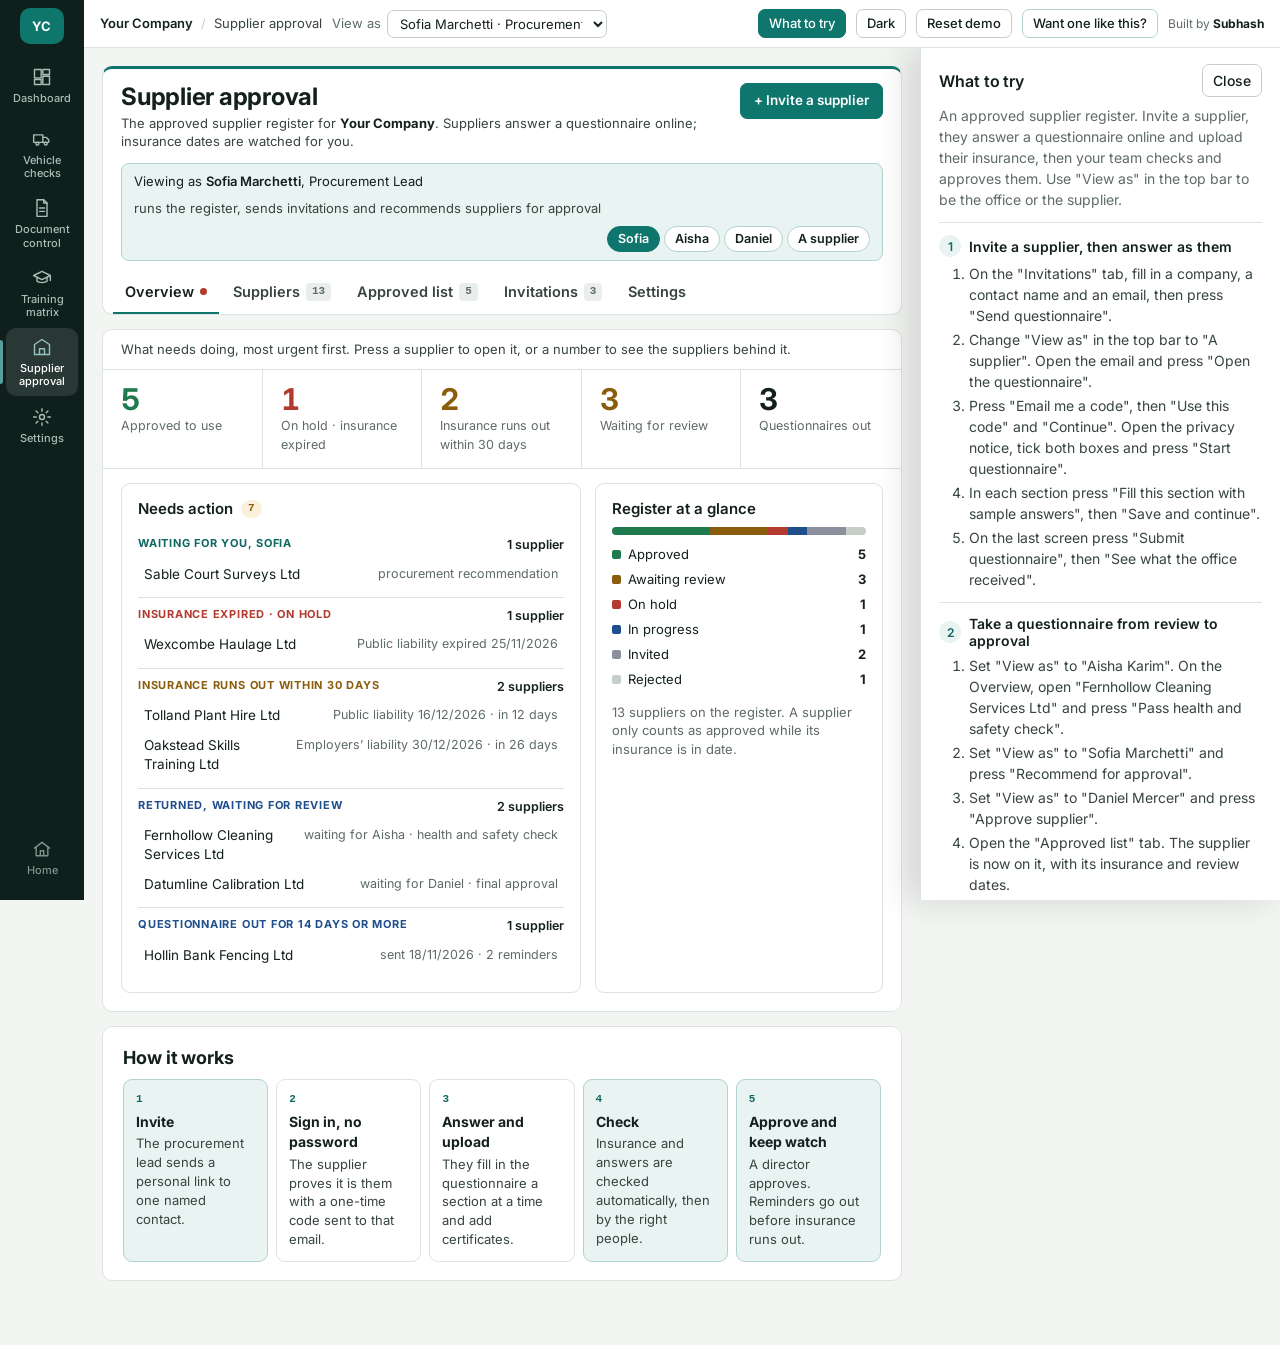
<file: app/suppliers.html>
<!doctype html>
<html lang="en-GB">
<head>
<meta charset="utf-8">
<link rel="icon" href="data:,">
<meta name="viewport" content="width=device-width,initial-scale=1">
<title>Supplier approval · demo</title>
<link rel="preconnect" href="https://fonts.googleapis.com">
<link rel="preconnect" href="https://fonts.gstatic.com" crossorigin>
<link rel="stylesheet" href="https://fonts.googleapis.com/css2?family=Inter:wght@400;500;600;700&display=swap">
<link rel="stylesheet" href="../assets/suite.css">
<style>
/* Suppliers module. Brand colour comes from the shell (--suite-accent...); status colours are fixed. */
:root{
  --acc:var(--suite-accent);--acc-strong:var(--suite-accent-strong);--acc-ink:var(--suite-accent-ink);--acc-tint:var(--suite-accent-tint);--acc-line:var(--suite-accent-line);
  --ink:var(--suite-ink);--page:var(--suite-page);--card:var(--suite-surface);--line:var(--suite-line);--field:var(--suite-line-2);--sunk:var(--suite-sunk);
  --body:var(--suite-body);--label:var(--suite-label);--faint:#8A919C;--th:#1F2430;--row-hover:#F8F9FB;
  --good:#1F7A4D;--good-tint:#E6F3EC;--good-line:#BFDDCD;--warn:#8A5D0C;--warn-tint:#FBF0DC;--warn-line:#EBD6AC;
  --bad:#B23A2E;--bad-tint:#F8E7E4;--bad-line:#EFC9C3;--info:#1F4E8C;--info-tint:#E4EEFA;--info-line:#BBD2EF;
  --mono:ui-monospace,"Cascadia Mono",Consolas,"Liberation Mono",monospace;
  color-scheme:light;
}
:root[data-theme="dark"]{
  --faint:#7C8490;--th:#2A2E35;--row-hover:#22252A;
  --good:#6CC59A;--good-tint:#173126;--good-line:#2A5440;--warn:#E9B65C;--warn-tint:#33270F;--warn-line:#5A4519;
  --bad:#F08A7E;--bad-tint:#3A1B18;--bad-line:#5E2C27;--info:#86B4EE;--info-tint:#17263A;--info-line:#2B4366;
  color-scheme:dark;
}
*{box-sizing:border-box}
[hidden]{display:none!important}
body{margin:0;background:var(--page);color:var(--ink);font:14.5px/1.45 var(--suite-font)}
button,input,select,textarea{font:inherit;color:inherit}
button{cursor:pointer}
:focus-visible{outline:2px solid var(--acc);outline-offset:2px}
a{color:var(--acc-ink)}
.wrap{max-width:1180px;margin:0 auto;padding:18px 18px 64px;display:grid;gap:14px}
@media (min-width:1100px){html.suite-on body.try-open{padding-right:360px}}
.card{background:var(--card);border:1px solid var(--line);border-radius:10px;min-width:0}
.pad{padding:18px 20px}
h1{font-size:24px;font-weight:700;line-height:1.15;margin:0;letter-spacing:-.01em}
h2{font-size:18px;font-weight:700;margin:0 0 8px;letter-spacing:-.005em}
h3{font-size:15px;font-weight:600;margin:0 0 8px}
p{margin:0 0 10px;max-width:74ch}
.muted{color:var(--body)}.small{font-size:13px}.lblc{color:var(--label)}
.eyebrow{font-size:11px;font-weight:700;letter-spacing:.08em;text-transform:uppercase;color:var(--acc-ink)}
.btn{border:1px solid var(--field);background:var(--card);padding:7px 13px;border-radius:7px;font-weight:600;font-size:13.5px;white-space:nowrap}
.btn:hover{background:var(--sunk)}
.btn.pri{background:var(--acc);border-color:var(--acc);color:var(--suite-on-accent)}
.btn.pri:hover{background:var(--acc-strong)}
.btn.good{border-color:var(--good-line);color:var(--good)}
.btn.bad{border-color:var(--bad-line);color:var(--bad)}
.btn.sm{padding:4px 10px;font-size:12.5px}
.btn.link{border:0;background:none;padding:0;color:var(--acc-ink);white-space:normal;text-align:left}
.btn:disabled{opacity:.5;cursor:not-allowed}
.row{display:flex;gap:10px;flex-wrap:wrap;align-items:center}
.grid2{display:grid;grid-template-columns:repeat(2,minmax(0,1fr));gap:12px}
.grid3{display:grid;grid-template-columns:repeat(3,minmax(0,1fr));gap:12px}
.full{grid-column:1/-1}
.field{display:grid;gap:4px;align-content:start}
.field label,.lbl{font-size:13px;font-weight:600}
.field small{font-size:12px;color:var(--label)}
input[type=text],input[type=email],input[type=tel],input[type=search],input[type=date],input[type=number],select,textarea{border:1px solid var(--field);border-radius:7px;padding:8px 10px;background:var(--card);width:100%;min-width:0}
textarea{min-height:70px;resize:vertical}
.err{border-color:var(--bad)!important;background:var(--bad-tint)!important}
.note{border:1px solid;border-radius:8px;padding:10px 12px;font-size:13.5px}
.note b{display:block}
.note.info{background:var(--info-tint);border-color:var(--info-line);color:var(--info)}
.note.good{background:var(--good-tint);border-color:var(--good-line);color:var(--good)}
.note.warn{background:var(--warn-tint);border-color:var(--warn-line);color:var(--warn)}
.note.bad{background:var(--bad-tint);border-color:var(--bad-line);color:var(--bad)}
.note.grey{background:var(--sunk);border-color:var(--line);color:var(--body)}
.note span,.note li,.note p{color:var(--ink)}
.note ul{margin:4px 0 0;padding-left:18px}
.tw{overflow-x:auto}
.pill{display:inline-flex;align-items:center;gap:6px;border:1px solid;border-radius:999px;padding:1px 9px;font-size:12px;font-weight:600;white-space:nowrap}
.pill::before{content:"";width:6px;height:6px;border-radius:50%;background:currentColor}
.p-grey{color:var(--label);background:var(--sunk);border-color:var(--line)}
.p-info{color:var(--info);background:var(--info-tint);border-color:var(--info-line)}
.p-warn{color:var(--warn);background:var(--warn-tint);border-color:var(--warn-line)}
.p-good{color:var(--good);background:var(--good-tint);border-color:var(--good-line)}
.p-bad{color:var(--bad);background:var(--bad-tint);border-color:var(--bad-line)}
.id{font-family:var(--mono);font-size:12.5px;white-space:nowrap}
.ok{color:var(--good);font-weight:700}.no{color:var(--bad);font-weight:700}.na{color:var(--faint)}

/* header card */
.hd{border-top:3px solid var(--acc)}
.hrow{display:flex;flex-wrap:wrap;gap:12px;justify-content:space-between;align-items:flex-start;padding:14px 18px 0}
.desc{font-size:13px;color:var(--body);margin:3px 0 0}
.desc b{color:var(--ink)}
.who{margin:12px 18px 0;padding:8px 12px;border-radius:8px;background:var(--acc-tint);border:1px solid var(--acc-line);display:flex;gap:8px 14px;flex-wrap:wrap;align-items:center;font-size:13px}
.who .me{font-weight:600}
.who .seg{display:flex;gap:4px;flex-wrap:wrap;margin-left:auto}
.who .seg button{border:1px solid var(--acc-line);background:var(--card);border-radius:999px;padding:3px 10px;font-size:12.5px;font-weight:600}
.who .seg button.on{background:var(--acc);border-color:var(--acc);color:var(--suite-on-accent)}
.tabs{display:flex;gap:2px;margin-top:10px;padding:0 10px;overflow-x:auto}
.tab{border:0;background:none;padding:10px 12px;font-weight:600;color:var(--body);border-bottom:2px solid transparent;white-space:nowrap;display:flex;gap:6px;align-items:center}
.tab.on{color:var(--ink);border-bottom-color:var(--acc)}
.tab .n{font-family:var(--mono);font-size:11px;background:var(--sunk);border-radius:4px;padding:1px 6px;color:var(--label)}
.tab .dot{width:7px;height:7px;border-radius:50%;background:var(--bad)}
.intro{font-size:13px;color:var(--body);padding:10px 18px;border-bottom:1px solid var(--line)}

/* overview */
.stats{display:grid;grid-template-columns:repeat(5,minmax(0,1fr))}
.stat{padding:14px 18px;border:0;border-right:1px solid var(--line);text-align:left;background:none;display:flex;flex-direction:column;justify-content:flex-start;gap:2px}
.stat:last-child{border-right:0}
.stat:hover{background:var(--row-hover)}
.stat b{display:block;font-size:30px;font-weight:700;line-height:1.05;font-variant-numeric:tabular-nums;letter-spacing:-.02em}
.stat span{font-size:12.5px;color:var(--label)}
.stat.bad b{color:var(--bad)}.stat.warn b{color:var(--warn)}.stat.good b{color:var(--good)}
.ovgrid{display:grid;grid-template-columns:1.6fr 1fr;gap:14px;padding:14px 18px 18px;border-top:1px solid var(--line)}
.box{border:1px solid var(--line);border-radius:9px;padding:14px 16px;min-width:0}
.box h3{display:flex;gap:8px;align-items:center}
.cnt{font-family:var(--mono);font-size:11px;background:var(--warn-tint);color:var(--warn);border-radius:10px;padding:1px 7px}
.need{border-top:1px solid var(--line);padding:9px 0}
.need:first-of-type{border-top:0}
.need .k{font-size:11px;font-weight:700;letter-spacing:.07em;text-transform:uppercase;display:flex;justify-content:space-between;gap:8px}
.need .k.bad{color:var(--bad)}.need .k.warn{color:var(--warn)}.need .k.info{color:var(--info)}.need .k.acc{color:var(--acc-ink)}
.need .k span{color:var(--ink);letter-spacing:0;text-transform:none;font-weight:600;font-size:12.5px}
.need ul{list-style:none;margin:6px 0 0;padding:0;display:grid;gap:2px}
.need li button{display:flex;justify-content:space-between;gap:10px;font-size:13.5px;padding:4px 6px;border-radius:5px;border:0;background:none;width:100%;text-align:left}
.need li button:hover{background:var(--row-hover)}
.need li em{font-style:normal;color:var(--label);font-size:12.5px;white-space:nowrap}
.hbar{height:8px;border-radius:4px;background:var(--sunk);overflow:hidden;display:flex;margin:6px 0 10px}
.hbar i{display:block;height:100%}
.legend{display:grid;gap:6px;font-size:13px}
.legend div{display:flex;justify-content:space-between}
.legend s{text-decoration:none;display:inline-block;width:9px;height:9px;border-radius:2px;margin-right:7px}
.flow{list-style:none;margin:0;padding:0;display:grid;grid-template-columns:repeat(5,minmax(0,1fr));gap:8px;counter-reset:f}
.flow li{border:1px solid var(--line);border-radius:9px;padding:12px;background:var(--card);font-size:13px;counter-increment:f;color:var(--body)}
.flow li::before{content:counter(f);font-family:var(--mono);font-size:11px;font-weight:600;color:var(--acc-ink);display:block;margin-bottom:4px}
.flow li b{display:block;font-size:14px;margin-bottom:2px;color:var(--ink)}
.flow li.s{border-color:var(--acc-line);background:var(--acc-tint)}

/* register */
.filters{padding:12px 18px;display:grid;gap:10px}
.frow{display:flex;flex-wrap:wrap;gap:6px;align-items:center}
.flbl{width:74px;font-size:11px;font-weight:700;letter-spacing:.08em;color:var(--label);text-transform:uppercase}
.chip{border:1px solid var(--line);background:var(--card);border-radius:999px;padding:4px 11px;font-size:12.5px;font-weight:600;display:inline-flex;gap:6px;align-items:center}
.chip i{font-style:normal;font-family:var(--mono);font-size:11px;color:var(--label)}
.chip.on{background:var(--ink);border-color:var(--ink);color:var(--card)}
.chip.on i{color:var(--card)}
.chip.c-bad{background:var(--bad-tint);border-color:var(--bad-line);color:var(--bad)}
.chip.c-warn{background:var(--warn-tint);border-color:var(--warn-line);color:var(--warn)}
.chip.c-bad i,.chip.c-warn i{color:inherit}
.chip.c-bad.on,.chip.c-warn.on{outline:2px solid currentColor;outline-offset:-2px}
.search{margin-left:auto;flex:0 1 280px;min-width:160px}
.search input{padding:6px 10px;font-size:13px}
table.reg{border-collapse:collapse;width:100%;min-width:940px}
table.reg th{background:var(--th);color:#fff;font-size:11.5px;text-transform:uppercase;letter-spacing:.05em;font-weight:700;text-align:left;padding:10px 12px;white-space:nowrap;cursor:pointer;user-select:none}
table.reg th .ar{opacity:.55;margin-left:4px}
table.reg th.sorted .ar{opacity:1}
table.reg td{padding:9px 12px;border-bottom:1px solid var(--line);vertical-align:middle;font-size:13.5px;font-variant-numeric:tabular-nums}
table.reg tbody tr.r{cursor:pointer}
table.reg tbody tr.r:hover{background:var(--row-hover)}
.nm{font-weight:600;min-width:210px}
.sub{display:block;font-size:12px;color:var(--label);font-weight:400}
.sub.bad{color:var(--bad);font-weight:600}.sub.warn{color:var(--warn);font-weight:600}
.ds{white-space:nowrap}
.foot{display:flex;flex-wrap:wrap;justify-content:space-between;gap:8px;padding:10px 18px;font-size:12px;color:var(--label)}
.empty{padding:20px 18px;color:var(--label)}

/* approved list */
.catg{padding:14px 18px;border-top:1px solid var(--line)}
.catg h3{font-size:12px;letter-spacing:.07em;text-transform:uppercase;color:var(--label);margin-bottom:8px}
.apgrid{display:grid;grid-template-columns:repeat(auto-fill,minmax(270px,1fr));gap:10px}
.ap{border:1px solid var(--line);border-radius:9px;padding:12px 14px;background:var(--card);text-align:left;display:grid;gap:4px}
.ap:hover{border-color:var(--acc-line);background:var(--row-hover)}
.ap b{font-size:14.5px}
.ap .l{font-size:12.5px;color:var(--body)}

/* invitations */
.list{display:grid;gap:8px}
.item{border:1px solid var(--line);border-radius:9px;padding:12px 14px;display:grid;gap:8px;background:var(--card)}
.item .top{display:flex;gap:10px;justify-content:space-between;flex-wrap:wrap;align-items:center}
.steps{display:flex;gap:4px;flex-wrap:wrap;font-size:11.5px}
.steps span{border:1px solid var(--line);border-radius:4px;padding:1px 6px;color:var(--faint)}
.steps span.done{color:var(--good);border-color:var(--good-line);background:var(--good-tint)}
.steps span.now{color:var(--acc-ink);border-color:var(--acc-line);background:var(--acc-tint)}
.ev{list-style:none;margin:0;padding:0;font-size:13px;display:grid;gap:5px}
.ev li{display:flex;gap:10px;min-width:0}
.ev li>span{min-width:0;overflow-wrap:anywhere}
.ev time{font-family:var(--mono);font-size:11.5px;color:var(--label);white-space:nowrap;padding-top:1px}
.ev small{color:var(--label)}

/* detail */
.back{font-size:13px;font-weight:600;color:var(--acc-ink);border:0;background:none;padding:0}
.dhead{display:flex;gap:12px;justify-content:space-between;flex-wrap:wrap;align-items:flex-start}
.tags{display:flex;gap:6px;flex-wrap:wrap;margin-top:6px;align-items:center}
.tagq{border:1px solid var(--line);border-radius:999px;padding:1px 9px;font-size:12px;font-weight:600}
.dgrid{display:grid;grid-template-columns:minmax(0,1.5fr) minmax(0,1fr);gap:14px;align-items:start}
.sec h4{font-size:11px;letter-spacing:.09em;text-transform:uppercase;color:var(--label);margin:0 0 8px;display:flex;justify-content:space-between;align-items:center;gap:8px;flex-wrap:wrap}
.kv{background:var(--sunk);border-radius:8px;padding:12px 14px;display:grid;grid-template-columns:minmax(120px,42%) 1fr;gap:7px 12px;font-size:13.5px;margin:0}
.kv dt{color:var(--label)}.kv dd{margin:0;font-weight:600;min-width:0;overflow-wrap:anywhere}
.kv dd.nr{font-weight:400;color:var(--faint);font-style:italic}
.kv dd small{display:block;font-weight:400;color:var(--body)}
.mini{width:100%;border-collapse:collapse;font-size:13px}
.mini th{color:var(--label);font-size:11px;padding:6px;border-bottom:1px solid var(--line);text-align:left;text-transform:uppercase;letter-spacing:.05em}
.mini td{padding:7px 6px;border-bottom:1px solid var(--line);vertical-align:top}
.mini tr:last-child td{border-bottom:0}
.icard{border:1px solid var(--line);border-radius:8px;padding:6px 10px}
.rsteps{list-style:none;margin:0;padding:0;display:grid;gap:10px}
.rsteps li{display:grid;grid-template-columns:26px minmax(0,1fr);gap:10px;align-items:start}
.rsteps .n{width:24px;height:24px;border-radius:50%;border:1.5px solid var(--field);display:grid;place-items:center;font-size:12px;font-weight:700;font-family:var(--mono)}
.rsteps li.done .n{background:var(--good);border-color:var(--good);color:#fff}
.rsteps li.now .n{border-color:var(--acc);color:var(--acc-ink);background:var(--acc-tint)}
.rsteps li.fail .n{background:var(--bad);border-color:var(--bad);color:#fff}
.rsteps b{display:block}
.rsteps .acts{display:flex;gap:8px;flex-wrap:wrap;margin-top:8px}
.layers{display:grid;gap:8px}
.layer{border:1px solid var(--line);border-radius:9px;padding:10px 12px;background:var(--sunk)}
.layer b{display:block;font-size:13px;margin-bottom:2px}
.layer code{font-family:var(--mono);font-size:11.5px;word-break:break-all;color:var(--acc-ink)}
.fn{font-family:var(--mono);font-size:12px;word-break:break-all}
.hsmark{border-left:3px solid var(--acc);padding-left:12px}

/* supplier side */
.shell{border:1px solid var(--line);border-radius:12px;overflow:hidden;background:var(--page)}
.shead{background:var(--card);border-bottom:1px solid var(--line);border-top:3px solid var(--acc);padding:10px 16px;display:flex;justify-content:space-between;gap:10px;flex-wrap:wrap;align-items:center}
.slogo{font-weight:700;font-size:17px;color:var(--acc-ink);line-height:1.1}
.slogo span{font-size:13px;font-weight:600;color:var(--ink);margin-left:6px}
.sbody{padding:22px 18px}
.sbox{max-width:560px;margin:0 auto;background:var(--card);border:1px solid var(--line);border-radius:10px;padding:24px}
.inbox{display:grid;grid-template-columns:270px minmax(0,1fr);min-height:360px;border:1px solid var(--line);border-radius:10px;overflow:hidden}
.inbox .ml{border-right:1px solid var(--line);background:var(--card)}
.inbox .ml button{display:block;width:100%;text-align:left;border:0;border-bottom:1px solid var(--line);background:none;padding:10px 12px}
.inbox .ml button.on{background:var(--acc-tint)}
.inbox .ml b{display:block;font-size:13.5px}
.inbox .ml small{display:block;font-size:12px;color:var(--label);white-space:nowrap;overflow:hidden;text-overflow:ellipsis}
.mail{padding:18px 20px;background:var(--card);min-width:0}
.mail .h{font-size:13px;color:var(--label);border-bottom:1px solid var(--line);padding-bottom:10px;margin-bottom:14px;display:grid;gap:2px;overflow-wrap:anywhere}
.mail .h b{color:var(--ink)}
.code{display:flex;gap:8px}
.code input{width:46px;height:52px;text-align:center;font-family:var(--mono);font-size:22px;padding:0}
.bigcode{font-family:var(--mono);font-size:16px;font-weight:700;letter-spacing:.12em}
.chk{display:flex;gap:9px;align-items:flex-start;cursor:pointer}
.chk input{margin-top:3px;width:16px;height:16px;accent-color:var(--acc);flex:none}
.fgrid{display:grid;grid-template-columns:230px minmax(0,1fr);gap:16px;align-items:start}
.srail{background:var(--card);border:1px solid var(--line);border-radius:10px;padding:12px;position:sticky;top:calc(var(--suite-bar-h) + 12px)}
.srail ol{list-style:none;margin:8px 0 0;padding:0;display:grid;gap:2px}
.srail button{width:100%;text-align:left;border:0;background:none;padding:6px 8px;border-radius:6px;display:flex;gap:8px;align-items:center;font-size:13.5px}
.srail button.on{background:var(--acc-tint);font-weight:700}
.srail button:disabled{opacity:.45;cursor:not-allowed}
.srail .n{width:20px;height:20px;border-radius:50%;border:1.5px solid var(--field);display:grid;place-items:center;font-size:11px;font-weight:700;font-family:var(--mono);flex:none}
.srail .ok .n{background:var(--good);border-color:var(--good);color:#fff}
.srail .saved{font-size:12px;color:var(--good);margin-top:10px}
.pane{background:var(--card);border:1px solid var(--line);border-radius:10px;padding:20px;min-width:0}
.q{padding:10px 0;border-top:1px solid var(--line);display:grid;gap:7px}
.q:first-child{border-top:0}
.qn{font-family:var(--mono);font-size:11.5px;color:var(--label);margin-right:6px}
.yn{display:flex;gap:6px;flex-wrap:wrap}
.yn button{border:1px solid var(--field);background:var(--card);border-radius:6px;padding:4px 13px;font-weight:600;font-size:13.5px}
.yn button.on{background:var(--ink);border-color:var(--ink);color:var(--card)}
.cert{border:1px solid var(--line);border-radius:9px;padding:12px 14px;display:grid;gap:10px;margin-bottom:10px}
.cert .ch{display:flex;justify-content:space-between;gap:10px;flex-wrap:wrap;align-items:center}
.up{border:1.5px dashed var(--field);border-radius:8px;padding:9px 12px;display:flex;gap:8px 12px;flex-wrap:wrap;align-items:center;font-size:13.5px}
.up.has{border-style:solid;border-color:var(--good-line);background:var(--good-tint)}
.up input{position:absolute;width:1px;height:1px;opacity:0;pointer-events:none}
.up label{cursor:pointer;font-weight:600;color:var(--acc-ink)}
.msg{font-size:12.5px;font-weight:600}.msg.bad{color:var(--bad)}
.pfoot{display:flex;justify-content:space-between;gap:10px;flex-wrap:wrap;margin-top:18px;padding-top:14px;border-top:1px solid var(--line)}
.demo{border:1px dashed var(--acc-line);background:var(--acc-tint);border-radius:8px;padding:8px 12px;font-size:13px;display:flex;gap:10px;flex-wrap:wrap;align-items:center;justify-content:space-between;margin-bottom:14px}

/* settings */
.side{display:grid;grid-template-columns:200px minmax(0,1fr);gap:16px;align-items:start;padding:16px 18px 18px}
.side nav{position:sticky;top:calc(var(--suite-bar-h) + 12px);display:grid;gap:2px;font-size:13.5px}
.side nav button{color:var(--ink);text-align:left;border:0;background:none;padding:6px 10px;border-radius:6px}
.side nav button:hover{background:var(--sunk)}
.side nav .g{font-size:11px;font-weight:700;letter-spacing:.08em;text-transform:uppercase;color:var(--label);padding:10px 10px 2px}
.edhead{display:flex;flex-wrap:wrap;gap:10px;justify-content:space-between;align-items:center}
.vchips{display:flex;gap:6px;flex-wrap:wrap}
.vchip{border:1px solid var(--line);border-radius:999px;padding:2px 10px;font-size:12px;font-weight:600;background:var(--sunk)}
.sec-h{display:flex;gap:10px;justify-content:space-between;align-items:center;flex-wrap:wrap;padding:0 0 8px}
.sec-h h3{margin:0;font-size:16px;display:flex;gap:8px;align-items:center;flex-wrap:wrap}
.qt{width:100%;border-collapse:collapse;font-size:13.5px;min-width:720px}
.qt th{background:var(--th);color:#fff;text-align:left;font-size:11.5px;letter-spacing:.05em;text-transform:uppercase;padding:8px 10px}
.qt td{padding:8px 10px;border-bottom:1px solid var(--line);vertical-align:top}
.qt tr.ret td{opacity:.55}
.qt .qid{font-family:var(--mono);font-size:12px;white-space:nowrap}
.qt .help{display:block;font-size:12px;color:var(--label)}
.tag{display:inline-block;border:1px solid var(--line);border-radius:4px;padding:0 6px;font-size:11.5px;font-weight:600;margin:0 4px 2px 0;background:var(--sunk);white-space:nowrap}
.tag.req{color:var(--acc-ink);border-color:var(--acc-line);background:var(--acc-tint)}
.tag.flag{color:var(--warn);border-color:var(--warn-line);background:var(--warn-tint)}
.qa{display:flex;gap:2px}
.qa button{border:1px solid transparent;background:none;border-radius:5px;width:28px;height:28px;color:var(--label);font-size:14px}
.qa button:hover:not(:disabled){border-color:var(--line);background:var(--sunk);color:var(--ink)}
.qa button:disabled{opacity:.3;cursor:default}
.fixed{font-size:13px;color:var(--label);background:var(--sunk);border-radius:8px;padding:10px 12px;margin-bottom:8px}
.rules{display:grid;grid-template-columns:repeat(4,minmax(0,1fr));gap:12px}
.typechips{display:flex;flex-wrap:wrap;gap:6px}
.typechips label{border:1px solid var(--field);border-radius:6px;padding:4px 10px;font-size:13px;display:flex;gap:6px;align-items:center;cursor:pointer;font-weight:400}

/* overlays: sit below the shell's bar and "What to try" panel so both stay usable */
.ovl{position:fixed;inset:0;background:rgba(12,14,18,.5);z-index:870;display:grid;place-items:start center;overflow-y:auto;padding:calc(var(--suite-bar-h) + 20px) 16px 24px calc(var(--suite-rail-w) + 16px)}
@media (min-width:1100px){body.try-open .ovl{padding-right:376px}}
.mbox{background:var(--card);border:1px solid var(--line);border-radius:12px;padding:20px;width:min(640px,100%);display:grid;gap:12px;box-shadow:0 18px 44px rgba(0,0,0,.25)}
.paperwrap{width:min(820px,100%)}
.pbar .btn{color:var(--ink)}
.stk{display:grid;grid-template-columns:minmax(0,1fr)}
h2{overflow-wrap:anywhere}
.pbar{display:flex;justify-content:space-between;gap:10px;flex-wrap:wrap;align-items:center;color:#fff;margin-bottom:10px;font-size:13px}
.paper{background:#fff;color:#1d1d1b;padding:40px 46px;font-family:Helvetica,Arial,sans-serif;font-size:11.5px;line-height:1.4;box-shadow:0 10px 30px rgba(0,0,0,.3);color-scheme:light}
.paper .phd{display:flex;justify-content:space-between;align-items:flex-end;gap:12px;border-bottom:2.5px solid var(--suite-accent);padding-bottom:8px;margin-bottom:14px}
.paper .phd h1{font-family:Helvetica,Arial,sans-serif;font-size:21px;margin:0;color:#1d1d1b;letter-spacing:0}
.paper .plogo{font-size:16px;font-weight:700;color:var(--suite-accent);text-align:right}
.paper .banner{color:#fff;padding:10px 12px;margin-bottom:14px}
.paper .banner b{display:block;font-size:14px}
.paper .banner.g{background:#2D7A40}.paper .banner.a{background:#B7791F}
.paper h4{font-size:13px;margin:16px 0 6px;color:#1d1d1b}
.paper table{width:100%;border-collapse:collapse;margin-bottom:6px}
.paper th{background:#2b2b2b;color:#fff;text-align:left;padding:5px 7px;font-size:10.5px}
.paper td{border-bottom:1px solid #ddd;padding:5px 7px;vertical-align:top;color:#1d1d1b}
.paper td.k{color:#666;width:44%}
.paper .ok{color:#2D7A40}.paper .no{color:#B23A2E}
.paper .pf{margin-top:18px;border-top:1px solid #ccc;padding-top:6px;font-size:9.5px;color:#666;display:flex;justify-content:space-between;gap:10px;flex-wrap:wrap}
.priv{font-size:14px;line-height:1.5;display:grid;gap:10px}
.priv p{margin:0}
.toast{position:fixed;left:50%;transform:translateX(-50%);bottom:76px;background:var(--ink);color:var(--card);padding:9px 14px;border-radius:7px;z-index:950;font-size:13.5px;max-width:min(520px,calc(100vw - 32px));box-shadow:0 8px 24px rgba(0,0,0,.25)}

@media (max-width:1000px){.ovgrid,.dgrid{grid-template-columns:1fr}.stats{grid-template-columns:repeat(3,minmax(0,1fr))}.flow{grid-template-columns:repeat(2,minmax(0,1fr))}.rules{grid-template-columns:repeat(2,minmax(0,1fr))}}
@media (max-width:760px){
  .wrap{padding:12px 10px 40px}
  .stats{grid-template-columns:repeat(2,minmax(0,1fr))}.stat{border-bottom:1px solid var(--line)}
  .search{margin-left:0;flex-basis:100%}.flbl{width:auto}
  .side,.fgrid,.inbox{grid-template-columns:1fr}.side nav,.srail{position:static}.side nav{display:none}
  .inbox .ml{border-right:0;border-bottom:1px solid var(--line)}
  .grid2,.grid3{grid-template-columns:1fr}.kv{grid-template-columns:1fr;gap:2px 0}.kv dd{margin-bottom:6px}
  .flow{grid-template-columns:1fr}.paper{padding:22px 16px}
  .who .seg{margin-left:0}.sbody{padding:14px 10px}.sbox{padding:16px}
  .code input{width:38px;height:46px}
  .srail ol{display:flex;flex-wrap:wrap;gap:4px}.srail button{width:auto;padding:4px}.srail button .t{display:none}.srail button.on .t{display:inline}
  .dhead .row .btn{white-space:normal}
  .ovl{padding:calc(var(--suite-bar-h) + 10px) 8px 70px}
  #suite-slot label span{display:none}#suite-slot select{max-width:118px}
}
</style>
</head>
<body>
<main class="wrap" id="app"></main>
<div id="mRoot"></div>
<div id="toastRoot"></div>

<script>
  window.SUITE_MODULE = {
    id: 'suppliers', title: 'Supplier approval',
    intro: 'An approved supplier register. Invite a supplier, they answer a questionnaire online and upload their insurance, then your team checks and approves them. Use "View as" in the top bar to be the office or the supplier.',
    tryIt: [
      { title: 'Invite a supplier, then answer as them', steps: [
        'On the "Invitations" tab, fill in a company, a contact name and an email, then press "Send questionnaire".',
        'Change "View as" in the top bar to "A supplier". Open the email and press "Open the questionnaire".',
        'Press "Email me a code", then "Use this code" and "Continue". Open the privacy notice, tick both boxes and press "Start questionnaire".',
        'In each section press "Fill this section with sample answers", then "Save and continue".',
        'On the last screen press "Submit questionnaire", then "See what the office received".'
      ] },
      { title: 'Take a questionnaire from review to approval', steps: [
        'Set "View as" to "Aisha Karim". On the Overview, open "Fernhollow Cleaning Services Ltd" and press "Pass health and safety check".',
        'Set "View as" to "Sofia Marchetti" and press "Recommend for approval".',
        'Set "View as" to "Daniel Mercer" and press "Approve supplier".',
        'Open the "Approved list" tab. The supplier is now on it, with its insurance and review dates.'
      ] },
      { title: 'Add your own question, no developer needed', steps: [
        'With "View as" set to "Sofia Marchetti", open the "Settings" tab.',
        'Under "Health and safety" press "+ Add question". Type a question and press "Add question".',
        'The questionnaire is now version 2 and the change is in the "Change log" at the bottom.',
        'Set "View as" to "A supplier" and choose "Yusuf Demir at Ridgeline Tool Hire Ltd" under "You are". Open the questionnaire and sign in: your question is waiting in "Health and safety".'
      ] }
    ],
    themes: 'both'
  };
</script>
<script src="../assets/suite.js"></script>
<script>
(function () {
'use strict';
const Su = window.Suite, esc = Su.esc;
const VERSION = 1;
const STAFF = ['sm', 'ak', 'dm'];
const ROLE_NOTE = {
  sm: 'runs the register, sends invitations and recommends suppliers for approval',
  ak: 'checks the health and safety answers',
  dm: 'gives the final approval'
};
const CATS = ['Materials', 'Plant hire', 'PPE and workwear', 'Haulage', 'IT and software', 'Cleaning', 'Calibration', 'Training', 'Subcontractor', 'Professional services', 'Other'];
const INS = [['el', 'Employers’ liability'], ['pl', 'Public liability'], ['pi', 'Professional indemnity'], ['prod', 'Product liability']];
const INS_LBL = { el: 'Employers’ liability', pl: 'Public liability', pi: 'Professional indemnity', prod: 'Product liability' };
const ATYPES = { yn: 'Yes / No', yna: 'Yes / No / Not applicable', text: 'Short text', long: 'Long text', number: 'Number', date: 'Date', file: 'File upload', ynfile: 'Yes / No, with upload if Yes' };
const BUILTIN = {
  details: 'Fixed fields: what you supply, company name, trading address, telephone, main contact, position, description of goods or services, years trading, company number and VAT number.',
  insurance: 'Fixed fields: employers’, public, professional indemnity and product liability. Each has “We hold this” or “We don’t hold this”, the limit of cover, insurer, expiry date and certificate.',
  declaration: 'Fixed fields: declaration wording, full name, position and a tick box that acts as the signature.'
};
const FLOW = ['Invited', 'Opened', 'Signed in', 'Confirmed', 'In progress', 'Submitted', 'Decided'];
const PRIV_VERSION = 'Supplier privacy notice, sample v1';
const EMAIL = /^[^@\s]+@[^@\s]+\.[^@\s]+$/;

/* ---------- the questionnaire as first set up ---------- */
const q = (id, text, type, o) => { o = o || {}; return { id, text, type: type || 'yn', help: o.help || '', required: o.required !== false, status: 'active', types: o.types || [], follow: o.follow || '', flag: o.flag || '' }; };
const DEFAULT_FORM = { version: 1, changedAt: null, changedBy: 'As first set up', sections: [
  { id: 'details', code: 'C', title: 'Company details', intro: 'About your business and who we should contact.', builtin: 'details', questions: [] },
  { id: 'insurance', code: 'I', title: 'Insurance', intro: 'Tell us which policies you hold and add a copy of each current certificate.', builtin: 'insurance', questions: [] },
  { id: 'hs', code: 'H', title: 'Health and safety', intro: 'How you keep your own people, and ours, safe.', reviewer: 'ak', questions: [
    q('H1', 'Do you have a written health and safety policy that has been reviewed in the last 12 months?', 'yn', { flag: 'No' }),
    q('H2', 'Who gives you competent health and safety advice?', 'text', { help: 'A named person in your business, or an outside adviser.' }),
    q('H3', 'Do you write risk assessments for the kind of work you would do for us?', 'yn', { flag: 'No' }),
    q('H4', 'Do your people get health and safety training that suits their job, and do you keep records of it?', 'yn', { flag: 'No' }),
    q('H5', 'In the last three years, have you had a reportable injury, an enforcement notice or a prosecution?', 'yn', { flag: 'Yes', follow: 'Briefly, what happened and what did you change?' }),
    q('H6', 'Do you hold a health and safety certification, such as ISO 45001 or membership of a recognised safety scheme?', 'ynfile')
  ] },
  { id: 'quality', code: 'Q', title: 'Quality', intro: '', questions: [
    q('Q1', 'Do you check your goods or services against the order before they reach the customer?', 'yn', { flag: 'No' }),
    q('Q2', 'Do you hold ISO 9001 or another quality certification?', 'ynfile'),
    q('Q3', 'What do you do when a customer complains or a delivery is wrong?', 'long'),
    q('Q4', 'Can you trace materials or products back to where they came from, or to a batch?', 'yna'),
    q('Q5', 'Do you check the suppliers and subcontractors that you rely on?', 'yn')
  ] },
  { id: 'env', code: 'E', title: 'Environment', intro: '', questions: [
    q('E1', 'Do you have an environmental policy?', 'yn'),
    q('E2', 'Do you hold ISO 14001 or another environmental certification?', 'ynfile'),
    q('E3', 'Is your waste taken away by a registered waste carrier?', 'yna', { flag: 'No' }),
    q('E4', 'In the last three years, has an environmental regulator taken action against you?', 'yn', { flag: 'Yes', follow: 'Briefly, what happened and what did you change?' }),
    q('E5', 'What are you doing to use less energy or fuel, or to create less waste?', 'long', { required: false })
  ] },
  { id: 'data', code: 'D', title: 'Data protection', intro: 'Only as much as fits the work. If you will never see personal information, most answers are “Not applicable”.', questions: [
    q('D1', 'Will you see or hold personal information about our staff or our customers?', 'yn'),
    q('D2', 'Do you have a data protection policy and a named person who looks after it?', 'yna'),
    q('D3', 'If you need to be registered with the data protection regulator, are you?', 'yna'),
    q('D4', 'In the last three years, have you had a personal data breach that you had to report?', 'yn', { flag: 'Yes', follow: 'Briefly, what happened and what did you change?' })
  ] },
  { id: 'ethics', code: 'M', title: 'Modern slavery and ethics', intro: '', questions: [
    q('M1', 'Do you check that everyone who works for you has the right to work in the UK?', 'yn', { flag: 'No' }),
    q('M2', 'Is everyone who works for you paid at least the legal minimum wage?', 'yn', { flag: 'No' }),
    q('M3', 'Do you have a policy or statement on modern slavery that also covers your own suppliers?', 'yna'),
    q('M4', 'Do you have an anti-bribery policy that your staff have been told about?', 'yn', { flag: 'No' }),
    q('M5', 'Do you have an equality and diversity policy?', 'yn')
  ] },
  { id: 'refs', code: 'R', title: 'References', intro: 'Two customers we may contact. We will tell you before we do.', questions: [
    q('R1', 'First reference: company and contact name', 'text'),
    q('R2', 'First reference: email or phone', 'text'),
    q('R3', 'Second reference: company and contact name', 'text'),
    q('R4', 'Second reference: email or phone', 'text', { required: false }),
    q('R5', 'Roughly how long have you worked with these customers?', 'text', { required: false })
  ] },
  { id: 'decl', code: 'X', title: 'Declaration', intro: 'Please confirm your answers.', builtin: 'declaration', questions: [] }
] };
const SAMPLE = {
  H2: 'Our operations director, with an outside safety adviser on a retainer.',
  Q3: 'It is logged the same day and given to a named person. Wrong or faulty goods are replaced or credited within five working days.',
  E5: 'LED lighting in the yard, and deliveries are planned to cut empty running.',
  D1: 'No', D2: 'Yes', D3: 'Yes',
  R1: 'Castlebrook Homes, Dana Whitlow', R2: 'dana.whitlow@castlebrookhomes.example',
  R3: 'Fenmoor Estates, Lee Ansah', R4: '01632 960155', R5: 'Three years and six years'
};

/* ---------- small helpers ---------- */
const clone = o => JSON.parse(JSON.stringify(o));
const pad = (n, w) => String(n).padStart(w, '0');
const todayISO = () => Su.iso(Su.today());
const dIso = n => Su.iso(Su.daysFromNow(n));
const dt = (n, t) => dIso(n) + 'T' + t;
const nowStamp = () => { const d = new Date(); return todayISO() + 'T' + pad(d.getHours(), 2) + ':' + pad(d.getMinutes(), 2); };
const fmt = d => d ? d.slice(8, 10) + '/' + d.slice(5, 7) + '/' + d.slice(0, 4) : '';
const fmtT = d => d ? fmt(d) + (d.length > 10 ? ' ' + d.slice(11, 16) : '') : '';
const asDate = d => new Date(+d.slice(0, 4), +d.slice(5, 7) - 1, +d.slice(8, 10));
const daysTo = d => Su.daysUntil(asDate(d));
const addDays = (d, n) => { const t = asDate(d); t.setDate(t.getDate() + n); return Su.iso(t); };
const rel = d => { const n = daysTo(d); if (n === 0) return 'today'; if (n === 1) return 'tomorrow'; if (n === -1) return 'yesterday'; if (n < 0) return Math.abs(n) + ' days ago'; if (n < 60) return 'in ' + n + ' days'; return 'in ' + Math.round(n / 30.4) + ' months'; };
const co = () => Su.company();
const mailbox = () => 'suppliers@' + Su.slug() + '.example';
const person = id => Su.person(id);
const short = (s, n) => s.length > n ? s.slice(0, n - 1).trim() + '…' : s;
const plural = (n, w) => n + ' ' + w + (n === 1 ? '' : 's');
const fileSlug = s => s.toLowerCase().replace(/[^a-z0-9]+/g, '-').replace(/^-|-$/g, '');
function toast(m) { const r = document.getElementById('toastRoot'); r.innerHTML = '<div class="toast" role="status">' + esc(m) + '</div>'; clearTimeout(toast.t); toast.t = setTimeout(() => { r.innerHTML = ''; }, 3200); }

/* ---------- data ---------- */
let DB = null;
const ui = { role: 'sm', tab: 'overview', sel: null, f: '', cat: '', q: '', sort: 'status', dir: 1, supId: null, prefill: '',
  sup: { stage: 'inbox', mail: 0, codeSent: false, step: 0, visited: {}, draft: null, form: null } };

function insNeed(k, cat) {
  if (k === 'el' || k === 'pl') return true;
  if (k === 'pi') return cat === 'Professional services' || cat === 'IT and software';
  if (k === 'prod') return cat === 'Materials' || cat === 'PPE and workwear';
  return false;
}
function blankDraft(s) {
  const ins = {}; INS.forEach(([k]) => { ins[k] = { held: '', limit: '', insurer: '', exp: '', file: null, reason: '' }; });
  return { cat: s.cat || '', company: s.name, email: s.email, contact: s.contact, addr: '', phone: s.phone || '', position: s.position || '', supplies: '', years: '', coNo: '', vat: '', ins, a: {}, decl: { name: '', pos: '', ok: false } };
}
function sampleAnswer(x, slug) {
  const out = {};
  if (SAMPLE[x.id] !== undefined) out[x.id] = SAMPLE[x.id];
  else if (x.type === 'yn') out[x.id] = x.flag === 'Yes' ? 'No' : 'Yes';
  else if (x.type === 'yna') out[x.id] = x.flag === 'Yes' ? 'No' : 'Yes';
  else if (x.type === 'ynfile') out[x.id] = 'No';
  else if (x.type === 'number') out[x.id] = '3';
  else if (x.type === 'date') out[x.id] = todayISO();
  else if (x.type === 'file') out[x.id] = { name: slug + '-' + x.id.toLowerCase() + '.pdf' };
  else out[x.id] = 'Sample answer for the demo.';
  if (x.follow && out[x.id] === 'Yes') out[x.id + '_more'] = 'Sample detail for the demo.';
  return out;
}
function seed() {
  const form = clone(DEFAULT_FORM), sups = [];
  const sm = person('sm').name, ak = person('ak').name, dm = person('dm').name;
  function add(o) {
    const n = sups.length + 1, slug = fileSlug(o.name.replace(/ (Ltd|Services Ltd)$/, ''));
    const s = { id: 'SUP-' + pad(n, 4), ref: 'SQ-' + (1040 + n), name: o.name, cat: o.cat, contact: o.contact, position: o.position,
      email: o.contact.toLowerCase().replace(/[^a-z ]/g, '').split(' ').join('.') + '@' + slug.replace(/-/g, '') + '.example', phone: '01632 960' + (100 + n * 7),
      purpose: 'New supplier', sentAt: dt(o.sent, '09:1' + (n % 10)), expiresAt: dIso(o.sent + 30), stage: 'Invited', revoked: false, reminders: [], code: null, codeAt: null,
      draft: null, sub: null, hs: null, rec: null, decision: null, changes: null, events: [] };
    const ev = (at, text, by) => s.events.unshift({ at, text, by: by || '' });
    ev(s.sentAt, 'Invitation emailed to ' + s.email + ' (new supplier), questionnaire v1', sm);
    (o.remind || []).forEach(r => { s.reminders.push(dt(r, '08:00')); ev(dt(r, '08:00'), 'Automatic reminder emailed to supplier'); });
    if (o.opened !== undefined) { s.stage = 'Opened'; ev(dt(o.opened, '10:42'), 'Link opened by supplier'); }
    const mk = part => {
      const d = blankDraft(s);
      Object.assign(d, { addr: o.addr, position: o.position, supplies: o.supplies, years: o.years, coNo: 'ZZ' + (104200 + n * 37), vat: o.vat === false ? '' : 'GB 000 ' + (4100 + n * 13) + ' ' + pad(n * 7 % 100, 2) });
      INS.forEach(([k]) => { const i = (o.ins || {})[k];
        d.ins[k] = i ? { held: 'Yes', limit: String(i[0]), insurer: i[2] || 'Northmere Mutual', exp: dIso(i[1]), file: { name: slug + '-' + k + '-certificate.pdf' }, reason: '' }
          : { held: 'No', limit: '', insurer: '', exp: '', file: null, reason: insNeed(k, o.cat) ? ((o.reason || {})[k] || 'Not needed for the work we do.') : '' }; });
      form.sections.forEach(sec => { if (part && (sec.id === 'refs')) return; sec.questions.forEach(x => Object.assign(d.a, sampleAnswer(x, slug))); });
      Object.keys(o.a || {}).forEach(k => { d.a[k] = o.a[k] === 'FILE' ? { name: slug + '-' + k.replace('_file', '').toLowerCase() + '-certificate.pdf' } : o.a[k]; });
      if (!part) d.decl = { name: o.contact, pos: o.position, ok: true };
      return d;
    };
    if (o.started !== undefined) { s.stage = 'In progress'; s.draft = mk(true);
      ev(dt(o.started, '14:05'), 'Link opened by supplier'); ev(dt(o.started, '14:07'), 'Email checked with a one-time code; supplier signed in');
      ev(dt(o.started, '14:08'), 'Company confirmed; ' + PRIV_VERSION + ' read and accepted'); ev(dt(o.started, '14:31'), 'Supplier started filling in; draft saved'); }
    if (o.sub !== undefined) {
      s.stage = 'Submitted'; s.sub = { at: dt(o.sub, '15:2' + (n % 10)), form: clone(form), data: mk(false) };
      ev(dt(o.sub, '14:40'), 'Email checked with a one-time code; supplier signed in');
      ev(s.sub.at, 'Submitted and signed by ' + o.contact + '; answers locked (questionnaire v1)');
      ev(s.sub.at, 'Record copy created and emailed to ' + s.email);
    }
    if (o.hs !== undefined) { const okHs = o.hsOk !== false; s.hs = { by: ak, at: dt(o.hs, '11:05'), ok: okHs, note: o.hsNote || '' }; ev(s.hs.at, okHs ? 'Health and safety check passed' : 'Health and safety answers not acceptable: ' + o.hsNote, ak); }
    if (o.rec !== undefined) { s.rec = { by: sm, at: dt(o.rec, '16:30') }; ev(s.rec.at, 'Recommended for approval', sm); }
    if (o.dec !== undefined) { s.stage = 'Decided'; s.decision = { by: dm, at: dt(o.dec, '09:45'), outcome: o.outcome || 'Approved', note: o.note || '' };
      ev(s.decision.at, s.decision.outcome === 'Approved' ? 'Approved; next review in 12 months' : 'Rejected: ' + o.note, dm); }
    s.events.sort((a, b) => b.at.localeCompare(a.at));
    sups.push(s);
  }
  add({ name: 'Brackenfold Aggregates Ltd', cat: 'Materials', contact: 'Lars Lindqvist', position: 'Sales Manager', addr: 'Quarry Lane, Aldermoor AM4 2QX', supplies: 'Crushed stone, sand and recycled aggregates, delivered or collected.', years: '22',
    sent: -210, sub: -203, hs: -201, rec: -200, dec: -198, ins: { el: [10, 140], pl: [5, 140], prod: [5, 140] }, a: { Q2: 'Yes', Q2_file: 'FILE', Q4: 'Yes', E2: 'Yes', E2_file: 'FILE' } });
  add({ name: 'Tolland Plant Hire Ltd', cat: 'Plant hire', contact: 'Moira Castellan', position: 'Hire Desk Manager', addr: 'Unit 6, Westmere Trade Park, Westmere WM7 1TD', supplies: 'Excavators, dumpers, rollers and access platforms, with or without an operator.', years: '15',
    sent: -340, sub: -335, hs: -333, rec: -332, dec: -330, ins: { el: [10, 95, 'Greywell Underwriting'], pl: [5, 12, 'Greywell Underwriting'] }, a: { H6: 'Yes', H6_file: 'FILE' } });
  add({ name: 'Pennard Safetywear Ltd', cat: 'PPE and workwear', contact: 'Ifeoma Trask', position: 'Account Manager', addr: '18 Tannery Row, Kestrel Bridge KB2 6HN', supplies: 'Hi-vis clothing, boots, gloves, helmets and eye protection, with logo printing.', years: '9',
    sent: -120, sub: -114, hs: -112, rec: -111, dec: -110, ins: { el: [5, 220], pl: [2, 220], prod: [2, 220] }, a: { Q2: 'Yes', Q2_file: 'FILE', Q4: 'Yes' } });
  add({ name: 'Wexcombe Haulage Ltd', cat: 'Haulage', contact: 'Declan Voss', position: 'Transport Manager', addr: 'Depot 2, Corvid Heath Road, Corvid Heath CQ9 3LB', supplies: 'Tipper and flatbed haulage, same-day and contract.', years: '31',
    sent: -300, sub: -294, hs: -292, rec: -291, dec: -290, ins: { el: [10, 60, 'Tidewater Commercial'], pl: [5, -9, 'Tidewater Commercial'] }, a: { H5: 'Yes', H5_more: 'A yard operative broke a wrist in a fall from a trailer bed two years ago. Edge protection and a no-climb rule followed.' } });
  add({ name: 'Lantern Quay IT Ltd', cat: 'IT and software', contact: 'Nadia Berwick', position: 'Service Director', addr: 'Second Floor, 4 Lantern Quay, Westmere WM1 4RE', supplies: 'Managed IT support, backup, email and laptops for small offices.', years: '7',
    sent: -75, sub: -70, hs: -68, rec: -67, dec: -66, ins: { el: [5, 200], pl: [2, 200], pi: [2, 200] }, a: { D1: 'Yes', Q4: 'Not applicable', E3: 'Not applicable' } });
  add({ name: 'Oakstead Skills Training Ltd', cat: 'Training', contact: 'Bronwen Halloran', position: 'Centre Manager', addr: 'The Old Forge, Mill Street, Tamarside TM3 8DY', supplies: 'First aid, manual handling, working at height and plant operator courses.', years: '12',
    sent: -160, sub: -155, hs: -153, rec: -152, dec: -150, ins: { el: [5, 26], pl: [2, 180], pi: [1, 180] }, a: { Q2: 'Yes', Q2_file: 'FILE', Q4: 'Not applicable', D1: 'Yes' } });
  add({ name: 'Fernhollow Cleaning Services Ltd', cat: 'Cleaning', contact: 'Marek Wierzba', position: 'Owner', addr: '3 Fernhollow Yard, Aldermoor AM2 9PS', supplies: 'Daily office cleaning, site welfare cabins and end-of-job builders’ cleans.', years: '5',
    sent: -9, sub: -2, ins: { el: [5, 250], pl: [1, 250] }, a: { Q4: 'Not applicable', M3: 'No', E1: 'No' } });
  add({ name: 'Sable Court Surveys Ltd', cat: 'Professional services', contact: 'Imogen Ashcombe', position: 'Director', addr: '11 Sable Court, Kestrel Bridge KB1 2FA', supplies: 'Measured building surveys, topographical surveys and setting out.', years: '11',
    sent: -14, sub: -6, hs: -4, ins: { el: [5, 300], pl: [5, 300], pi: [2, 300] }, a: { Q4: 'Not applicable', H6: 'Yes', H6_file: 'FILE' } });
  add({ name: 'Datumline Calibration Ltd', cat: 'Calibration', contact: 'Henrik Solberg', position: 'Laboratory Manager', addr: 'Unit 12, Tamarside Science Park, Tamarside TM6 1GH', supplies: 'Calibration of survey instruments, gauges, torque tools and test equipment.', years: '18',
    sent: -20, sub: -12, hs: -10, rec: -7, ins: { el: [10, 170], pl: [5, 170], pi: [2, 170] }, a: { Q2: 'Yes', Q2_file: 'FILE', Q4: 'Yes' } });
  add({ name: 'Ridgeline Tool Hire Ltd', cat: 'Plant hire', contact: 'Yusuf Demir', position: 'Branch Manager', addr: '27 Station Approach, Corvid Heath CQ4 7WN', supplies: 'Small tools, breakers, generators, lighting towers and welfare units.', years: '8',
    sent: -5, started: -3, ins: { el: [10, 280], pl: [5, 280] } });
  add({ name: 'Merrow & Pike Concrete Ltd', cat: 'Materials', contact: 'Lorna Pike', position: 'Office Manager', sent: -3 });
  add({ name: 'Hollin Bank Fencing Ltd', cat: 'Subcontractor', contact: 'Craig Mottram', position: 'Contracts Manager', sent: -16, opened: -15, remind: [-9, -2] });
  add({ name: 'Dunmoor Skip and Waste Ltd', cat: 'Other', contact: 'Ewan Kettering', position: 'Director', addr: 'Dunmoor Lane, Aldermoor AM8 5JT', supplies: 'Skip hire and mixed waste collection.', years: '3', vat: false,
    sent: -60, sub: -52, hs: -50, hsOk: false, hsNote: 'No written policy and no risk assessments for skip loading.', dec: -45, outcome: 'Rejected', note: 'No employers’ liability insurance and waste is not taken by a registered carrier.',
    ins: { pl: [1, 120] }, reason: { el: 'We use agency drivers, so we did not think we needed it.' }, a: { H1: 'No', H3: 'No', E3: 'No', E1: 'No' } });
  return { sups, form, formlog: [], rules: { min: { el: 5, pl: 2, pi: 1, prod: 0 }, linkDays: 30, warnDays: 30, reviewDays: 365 }, seq: sups.length };
}

const data = s => s.sub ? s.sub.data : null;
const formOf = s => (s.sub && s.sub.form) || DB.form;
function heldPolicies(s) { const d = data(s); return d ? INS.filter(([k]) => d.ins[k].held === 'Yes').map(([k, l]) => Object.assign({ k, label: l }, d.ins[k])) : []; }
function expiredPolicies(s) { const d = data(s), t = todayISO(); return heldPolicies(s).filter(p => insNeed(p.k, d.cat) && p.exp && p.exp < t); }
function status(s) {
  if (s.decision) return s.decision.outcome === 'Rejected' ? 'Rejected' : (expiredPolicies(s).length ? 'On hold' : 'Approved');
  if (s.revoked && !s.sub) return 'Link cancelled';
  if (s.changes) return 'Changes requested';
  if (s.sub) return 'Awaiting review';
  return FLOW.indexOf(s.stage) >= 4 ? 'In progress' : 'Invited';
}
const ST_CLASS = { Approved: 'p-good', 'On hold': 'p-bad', 'Awaiting review': 'p-warn', 'Changes requested': 'p-info', 'In progress': 'p-info', Invited: 'p-grey', Rejected: 'p-bad', 'Link cancelled': 'p-grey' };
const ST_LABEL = { 'On hold': 'On hold · insurance expired' };
const ORDER = { 'On hold': 0, 'Awaiting review': 1, 'Changes requested': 2, 'In progress': 3, Invited: 4, Approved: 5, Rejected: 6, 'Link cancelled': 7 };
const pill = (st, long) => '<span class="pill ' + ST_CLASS[st] + '">' + esc(long && ST_LABEL[st] ? ST_LABEL[st] : st) + '</span>';
const isOut = st => st === 'Invited' || st === 'In progress' || st === 'Changes requested';
function soonPolicies(s) { return heldPolicies(s).filter(p => { const n = p.exp ? daysTo(p.exp) : 999; return n >= 0 && n <= DB.rules.warnDays; }); }
const expiring = s => status(s) === 'Approved' && soonPolicies(s).length > 0;
function earliest(s) { const e = heldPolicies(s).map(p => p.exp).filter(Boolean).sort(); return e[0] || null; }
const nextReview = s => s.decision && s.decision.outcome === 'Approved' ? addDays(s.decision.at, DB.rules.reviewDays) : null;
function reviewStep(s) { if (!s.hs) return 'hs'; if (!s.hs.ok) return 'hsfail'; if (!s.rec) return 'rec'; return 'final'; }
const waitingFor = s => ({ hs: 'ak', hsfail: 'sm', rec: 'sm', final: 'dm' })[reviewStep(s)];
function summary() {
  const c = k => DB.sups.filter(s => status(s) === k).length;
  return { total: DB.sups.length, approved: c('Approved'), onHold: c('On hold'), expiringSoon: DB.sups.filter(expiring).length, awaitingReview: c('Awaiting review'),
    questionnairesOut: DB.sups.filter(s => isOut(status(s))).length, rejected: c('Rejected') };
}
function save() { const o = clone(DB); o.summary = summary(); Su.save('suppliers', VERSION, o); }
function log(s, text, by) { s.events.unshift({ at: nowStamp(), text, by: by || '' }); }
function stage(s, st) { if (FLOW.indexOf(st) > FLOW.indexOf(s.stage)) s.stage = st; }
const find = id => DB.sups.find(s => s.id === id);
const me = () => person(ui.role);

/* automatic checks on what the supplier sent */
function checks(s) {
  const d = data(s), out = [], t = todayISO(); if (!d) return out;
  INS.forEach(([k, l]) => { const r = d.ins[k], need = insNeed(k, d.cat), min = DB.rules.min[k];
    if (r.held !== 'Yes') { if (need) out.push({ lvl: 'bad', m: l + ' not held: “' + (r.reason || 'no reason given') + '”' }); return; }
    if (r.exp && r.exp < t) out.push({ lvl: need ? 'bad' : 'warn', m: l + ' expired ' + fmt(r.exp) });
    else if (r.exp && daysTo(r.exp) <= DB.rules.warnDays) out.push({ lvl: 'warn', m: l + ' expires ' + fmt(r.exp) + ' (' + rel(r.exp) + ')' });
    if (min && r.limit && +r.limit < min) out.push({ lvl: 'warn', m: l + ' cover of £' + r.limit + 'm is below our £' + min + 'm minimum' });
  });
  formOf(s).sections.forEach(sec => activeQs(sec, d).forEach(x => { if (x.flag && d.a[x.id] === x.flag) out.push({ lvl: 'warn', sec: sec.id, m: x.id + ' answered ' + x.flag + ': ' + x.text + (d.a[x.id + '_more'] ? ' “' + d.a[x.id + '_more'] + '”' : '') }); }));
  return out;
}
const activeQs = (sec, d) => sec.questions.filter(x => x.status === 'active' && (!x.types.length || x.types.includes(d.cat)));

/* ================= render ================= */
function render() {
  const app = document.getElementById('app');
  const ae = document.activeElement, keep = ae && ae.id === 'q' ? ae.selectionStart : null;
  app.innerHTML = ui.role === 'sup' ? vSupplier() : vOffice();
  if (keep !== null) { const n = document.getElementById('q'); if (n) { n.focus(); try { n.setSelectionRange(keep, keep); } catch (e) { /* ignore */ } } }
  const sel = document.getElementById('roleSel'); if (sel) sel.value = ui.role;
}
function whoStrip() {
  const seg = STAFF.map(id => '<button type="button" class="' + (ui.role === id ? 'on' : '') + '" data-act="role" data-role="' + id + '">' + esc(person(id).name.split(' ')[0]) + '</button>').join('') +
    '<button type="button" class="' + (ui.role === 'sup' ? 'on' : '') + '" data-act="role" data-role="sup">A supplier</button>';
  const txt = ui.role === 'sup' ? '<span class="me">You are now outside ' + esc(co()) + '.</span><span class="muted">This is what a supplier sees: an email, a one-time code and the questionnaire.</span>'
    : '<span>Viewing as <span class="me">' + esc(me().name) + '</span>, ' + esc(me().role) + '</span><span class="muted">' + esc(ROLE_NOTE[ui.role]) + '</span>';
  return '<div class="who">' + txt + '<span class="seg" role="group" aria-label="View as">' + seg + '</span></div>';
}
function vOffice() {
  const A = DB.sups, sm = summary();
  const T = [['overview', 'Overview', sm.onHold ? '<span class="dot" title="A supplier is on hold"></span>' : ''], ['register', 'Suppliers', '<span class="n">' + A.length + '</span>'], ['approved', 'Approved list', '<span class="n">' + sm.approved + '</span>'],
    ['invites', 'Invitations', '<span class="n">' + sm.questionnairesOut + '</span>'], ['settings', 'Settings', '']];
  const body = ui.sel && find(ui.sel) ? vDetail(find(ui.sel)) : ({ overview: vOverview, register: vRegister, approved: vApproved, invites: vInvites, settings: vSettings })[ui.tab]();
  return '<section class="card hd"><div class="hrow"><div><h1>Supplier approval</h1><p class="desc">The approved supplier register for <b>' + esc(co()) + '</b>. Suppliers answer a questionnaire online; insurance dates are watched for you.</p></div>' +
    '<div class="row">' + (ui.role === 'sm' ? '<button class="btn pri" data-act="tab" data-tab="invites">+ Invite a supplier</button>' : '') + '</div></div>' + whoStrip() +
    '<div class="tabs" role="tablist">' + T.map(([k, l, b]) => '<button class="tab ' + (ui.tab === k && !ui.sel ? 'on' : '') + '" role="tab" aria-selected="' + (ui.tab === k && !ui.sel) + '" data-act="tab" data-tab="' + k + '">' + l + b + '</button>').join('') + '</div></section>' + body;
}

/* ----- Overview ----- */
function vOverview() {
  const A = DB.sups, by = k => A.filter(s => status(s) === k), sm = summary();
  const hold = by('On hold'), exp = A.filter(expiring), rev = by('Awaiting review'), out = A.filter(s => isOut(status(s)));
  const li = (s, t) => '<li><button type="button" data-act="open" data-id="' + s.id + '"><span>' + esc(s.name) + '</span><em>' + esc(t) + '</em></button></li>';
  const mine = rev.filter(s => waitingFor(s) === ui.role);
  const stepTxt = s => ({ hs: 'health and safety check', hsfail: 'health and safety not acceptable', rec: 'procurement recommendation', final: 'final approval' })[reviewStep(s)];
  const late = out.filter(s => daysTo(s.sentAt) <= -14);
  const seg = [['Approved', 'var(--good)'], ['Awaiting review', 'var(--warn)'], ['On hold', 'var(--bad)'], ['In progress', 'var(--info)'], ['Invited', 'var(--faint)'], ['Rejected', 'var(--field)']];
  const need = (cls, title, list, fn) => list.length ? '<div class="need"><div class="k ' + cls + '">' + title + ' <span>' + plural(list.length, 'supplier') + '</span></div><ul>' + list.map(s => li(s, fn(s))).join('') + '</ul></div>' : '';
  const actions = need('acc', 'Waiting for you, ' + esc(me().name.split(' ')[0]), mine, s => stepTxt(s)) +
    need('bad', 'Insurance expired · on hold', hold, s => expiredPolicies(s).map(p => p.label + ' expired ' + fmt(p.exp)).join(', ')) +
    need('warn', 'Insurance runs out within ' + DB.rules.warnDays + ' days', exp, s => soonPolicies(s).map(p => p.label + ' ' + fmt(p.exp) + ' · ' + rel(p.exp)).join(', ')) +
    need('info', 'Returned, waiting for review', rev.filter(s => waitingFor(s) !== ui.role), s => 'waiting for ' + person(waitingFor(s)).name.split(' ')[0] + ' · ' + stepTxt(s)) +
    need('info', 'Questionnaire out for 14 days or more', late, s => 'sent ' + fmt(s.sentAt) + ' · ' + plural(s.reminders.length, 'reminder'));
  return '<section class="card"><div class="intro">What needs doing, most urgent first. Press a supplier to open it, or a number to see the suppliers behind it.</div>' +
    '<div class="stats">' +
      '<button class="stat good" data-act="filter" data-f="Approved"><b>' + sm.approved + '</b><span>Approved to use</span></button>' +
      '<button class="stat bad" data-act="filter" data-f="On hold"><b>' + sm.onHold + '</b><span>On hold · insurance expired</span></button>' +
      '<button class="stat warn" data-act="filter" data-f="expiring"><b>' + sm.expiringSoon + '</b><span>Insurance runs out within ' + DB.rules.warnDays + ' days</span></button>' +
      '<button class="stat warn" data-act="filter" data-f="Awaiting review"><b>' + sm.awaitingReview + '</b><span>Waiting for review</span></button>' +
      '<button class="stat" data-act="filter" data-f="out"><b>' + sm.questionnairesOut + '</b><span>Questionnaires out</span></button>' +
    '</div><div class="ovgrid">' +
      '<div class="box"><h3>Needs action <span class="cnt">' + (hold.length + exp.length + rev.length + late.length) + '</span></h3>' + (actions || '<p class="muted small">Nothing needs doing right now.</p>') + '</div>' +
      '<div class="box"><h3>Register at a glance</h3><div class="hbar">' + seg.map(([k, c]) => { const n = by(k).length; return n ? '<i style="width:' + (n / A.length * 100) + '%;background:' + c + '"></i>' : ''; }).join('') + '</div>' +
        '<div class="legend">' + seg.map(([k, c]) => '<div><span><s style="background:' + c + '"></s>' + k + '</span><b>' + by(k).length + '</b></div>').join('') + '</div>' +
        '<p class="small lblc" style="margin:14px 0 0">' + plural(A.length, 'supplier') + ' on the register. A supplier only counts as approved while its insurance is in date.</p></div>' +
    '</div></section>' +
    '<section class="card pad"><h2>How it works</h2><ol class="flow">' +
      '<li class="s"><b>Invite</b>The procurement lead sends a personal link to one named contact.</li>' +
      '<li><b>Sign in, no password</b>The supplier proves it is them with a one-time code sent to that email.</li>' +
      '<li><b>Answer and upload</b>They fill in the questionnaire a section at a time and add certificates.</li>' +
      '<li class="s"><b>Check</b>Insurance and answers are checked automatically, then by the right people.</li>' +
      '<li class="s"><b>Approve and keep watch</b>A director approves. Reminders go out before insurance runs out.</li></ol></section>';
}

/* ----- Suppliers (the register) ----- */
function matches(s) {
  const st = status(s), f = ui.f;
  if (f && !(f === 'expiring' ? expiring(s) : f === 'out' ? isOut(st) : st === f)) return false;
  if (ui.cat && s.cat !== ui.cat) return false;
  if (ui.q && !(s.name + ' ' + s.id + ' ' + s.contact + ' ' + s.cat).toLowerCase().includes(ui.q)) return false;
  return true;
}
function vRegister() {
  const A = DB.sups;
  const SC = [['', 'All', ''], ['Approved', 'Approved', ''], ['On hold', 'On hold', 'c-bad'], ['expiring', 'Insurance running out', 'c-warn'], ['Awaiting review', 'Awaiting review', 'c-warn'], ['out', 'Questionnaire out', ''], ['Rejected', 'Rejected', '']];
  const cnt = k => k === '' ? A.length : k === 'expiring' ? A.filter(expiring).length : k === 'out' ? A.filter(s => isOut(status(s))).length : A.filter(s => status(s) === k).length;
  const cats = CATS.filter(c => A.some(s => s.cat === c));
  const rows = A.filter(matches), key = ui.sort;
  const val = s => key === 'status' ? ORDER[status(s)] * 1e6 + (earliest(s) ? daysTo(earliest(s)) + 5e4 : 9e5) : key === 'ins' ? (earliest(s) || '~') : key === 'review' ? (nextReview(s) || '~') : key === 'sent' ? s.sentAt : (s[key] || '~');
  rows.sort((a, b) => { const x = val(a), y = val(b); return (x > y ? 1 : x < y ? -1 : a.name.localeCompare(b.name)) * ui.dir; });
  const H = [['id', 'ID'], ['name', 'Supplier'], ['cat', 'Category'], ['status', 'Status'], ['ins', 'Insurance valid to'], ['sent', 'Questionnaire'], ['review', 'Next review']];
  return '<section class="card"><div class="filters">' +
    '<div class="frow"><span class="flbl">Status</span>' + SC.map(([k, l, c]) => '<button class="chip ' + c + ' ' + (ui.f === k ? 'on' : '') + '" data-act="filter" data-f="' + k + '">' + l + ' <i>' + cnt(k) + '</i></button>').join('') + '</div>' +
    '<div class="frow"><span class="flbl">Category</span><button class="chip ' + (ui.cat === '' ? 'on' : '') + '" data-act="cat" data-cat="">All</button>' + cats.map(c => '<button class="chip ' + (ui.cat === c ? 'on' : '') + '" data-act="cat" data-cat="' + esc(c) + '">' + esc(c) + '</button>').join('') +
      '<label class="search"><input id="q" type="search" placeholder="Search supplier, contact or ID" value="' + esc(ui.q) + '" aria-label="Search suppliers"></label></div></div>' +
    '<div class="tw"><table class="reg"><thead><tr>' + H.map(([k, l]) => '<th data-act="sort" data-k="' + k + '" class="' + (ui.sort === k ? 'sorted' : '') + '">' + l + '<span class="ar">' + (ui.sort === k ? (ui.dir > 0 ? '▲' : '▼') : '↕') + '</span></th>').join('') + '</tr></thead><tbody>' +
    (rows.map(s => { const st = status(s), e = earliest(s), nr = nextReview(s); let ins = '<span class="na">—</span>';
      if (e) { const n = daysTo(e); ins = '<span class="ds">' + fmt(e) + '<span class="sub ' + (n < 0 ? 'bad' : n <= DB.rules.warnDays ? 'warn' : '') + '">' + (n < 0 ? 'expired ' + rel(e) : rel(e)) + '</span></span>'; }
      return '<tr class="r" tabindex="0" data-act="open" data-id="' + s.id + '"><td class="id">' + s.id + '</td><td class="nm">' + esc(s.name) + '<span class="sub">' + esc(s.contact) + '</span></td><td>' + esc(s.cat) + '</td><td>' + pill(st) + (expiring(s) ? '<span class="sub warn">insurance running out</span>' : '') + '</td><td>' + ins + '</td>' +
        '<td class="ds">' + (s.sub ? 'Returned ' + fmt(s.sub.at) : 'Sent ' + fmt(s.sentAt)) + '<span class="sub">' + esc(s.ref) + '</span></td><td class="ds">' + (nr && st !== 'Rejected' ? fmt(nr) + '<span class="sub">' + rel(nr) + '</span>' : '<span class="na">—</span>') + '</td></tr>'; }).join('') ||
      '<tr><td colspan="7" class="empty">No suppliers match these filters.</td></tr>') + '</tbody></table></div>' +
    '<div class="foot"><span>Showing ' + rows.length + ' of ' + plural(A.length, 'supplier') + '</span><span>Dates are DD/MM/YYYY</span></div></section>';
}

/* ----- Approved list ----- */
function vApproved() {
  const ok = DB.sups.filter(s => status(s) === 'Approved'), hold = DB.sups.filter(s => status(s) === 'On hold');
  const cats = CATS.filter(c => ok.some(s => s.cat === c));
  return '<section class="card"><div class="intro">Who you can place an order with today. This is the list to give to anyone who buys for ' + esc(co()) + '.</div>' +
    (hold.length ? '<div style="padding:14px 18px 0"><div class="note bad"><b>Do not order from: ' + hold.map(s => esc(s.name)).join(', ') + '</b><span>Insurance has expired. ' + (hold.length === 1 ? 'It comes' : 'They come') + ' back onto this list when a renewed certificate is recorded.</span></div></div>' : '') +
    (cats.map(c => '<div class="catg"><h3>' + esc(c) + '</h3><div class="apgrid">' + ok.filter(s => s.cat === c).map(s => { const d = data(s), e = earliest(s);
      return '<button class="ap" data-act="open" data-id="' + s.id + '"><span class="row" style="justify-content:space-between"><b>' + esc(s.name) + '</b>' + (expiring(s) ? '<span class="pill p-warn">Insurance ' + rel(e) + '</span>' : '') + '</span>' +
        '<span class="l">' + esc(d.supplies) + '</span><span class="l"><b>' + esc(s.contact) + '</b> · ' + esc(d.phone) + '</span><span class="l lblc">Insurance valid to ' + fmt(e) + ' · next review ' + fmt(nextReview(s)) + '</span></button>'; }).join('') + '</div></div>').join('') ||
      '<div class="empty">No approved suppliers yet.</div>') +
    '<div class="foot"><span>' + plural(ok.length, 'approved supplier') + '</span><span>Approved by a director after questionnaire and insurance checks</span></div></section>';
}

/* ----- Invitations ----- */
function inviteSteps(s) { const si = Math.max(0, FLOW.indexOf(s.stage)); return '<div class="steps">' + FLOW.map((f, i) => '<span class="' + (i < si || s.stage === 'Decided' ? 'done' : i === si ? 'now' : '') + '">' + f + '</span>').join('') + '</div>'; }
function linkState(s) { if (s.revoked) return 'Link cancelled'; if (!s.sub && !s.decision && s.expiresAt < todayISO()) return 'Link expired'; return ''; }
function vInvites() {
  const can = ui.role === 'sm';
  const invs = DB.sups.slice().sort((a, b) => b.sentAt.localeCompare(a.sentAt));
  const open = invs.filter(s => { const st = status(s); return isOut(st) || st === 'Link cancelled'; });
  const row = s => { const ls = linkState(s), st = status(s), live = !s.revoked && !s.sub && !s.decision;
    return '<div class="item"><div class="top"><div><span class="id">' + esc(s.ref) + '</span> · <button class="btn link" data-act="open" data-id="' + s.id + '"><b>' + esc(s.name) + '</b></button> <span class="small muted">· ' + esc(s.contact) + ' · ' + esc(s.email) + '</span></div>' + (ls ? '<span class="pill p-bad">' + ls + '</span>' : pill(st)) + '</div>' + inviteSteps(s) +
      '<div class="row small muted"><span>' + esc(s.purpose) + ' · sent ' + fmtT(s.sentAt) + ' · link works until ' + fmt(s.expiresAt) + (s.reminders.length ? ' · ' + plural(s.reminders.length, 'reminder') : '') + '</span><span style="margin-left:auto" class="row">' +
      (live && can ? '<button class="btn sm" data-act="remind" data-id="' + s.id + '">Send reminder</button><button class="btn sm bad" data-act="revoke" data-id="' + s.id + '">Cancel link</button>' : '') +
      '<button class="btn sm" data-act="asSupplier" data-id="' + s.id + '">Open as supplier →</button></span></div></div>'; };
  return '<section class="card pad"><h2>Invite a supplier</h2>' +
    (can ? '<p class="small muted">' + (ui.prefill ? 'Inviting <b>' + esc(ui.prefill) + '</b> again. ' : '') + 'The link is tied to one company, one email address and one questionnaire. It uses questionnaire v' + DB.form.version + ' and works for ' + DB.rules.linkDays + ' days.</p>' +
      '<form id="inviteForm" class="grid2" novalidate>' +
        '<div class="field"><label for="iCo">Supplier company</label><input type="text" id="iCo" value="' + esc(ui.prefill) + '" placeholder="For example Northway Scaffolding Ltd"></div>' +
        '<div class="field"><label for="iCat">What they supply</label><select id="iCat">' + CATS.map(c => '<option>' + esc(c) + '</option>').join('') + '</select></div>' +
        '<div class="field"><label for="iName">Contact name</label><input type="text" id="iName" placeholder="Who will fill it in"></div>' +
        '<div class="field"><label for="iEmail">Contact email</label><input type="email" id="iEmail" placeholder="name@company.example"><small>The only address that can open the link. Nothing is really sent in this demo.</small></div>' +
        '<div class="full row"><button class="btn pri" type="submit">Send questionnaire</button><span class="small muted">Sent from ' + esc(mailbox()) + '</span></div></form>'
      : '<div class="note grey"><span>Invitations are sent by the procurement lead. </span><button class="btn sm" data-act="role" data-role="sm" style="margin-left:6px">Switch to ' + esc(person('sm').name) + '</button></div>') + '</section>' +
    '<section class="card pad"><h2>Questionnaires out <span class="small muted" style="font-weight:400">(' + open.length + ')</span></h2><p class="small muted">Every step the supplier takes is recorded, so you can see where each one has got to.</p>' +
      (open.length ? '<div class="list">' + open.map(row).join('') + '</div>' : '<p class="muted">Nothing outstanding.</p>') + '</section>';
}

/* ----- one supplier ----- */
function kv(rows) { return '<dl class="kv">' + rows.map(([k, v, raw]) => '<dt>' + esc(k) + '</dt>' + (v === '' || v === undefined || v === null ? '<dd class="nr">Not given</dd>' : '<dd>' + (raw ? v : esc(v)) + '</dd>')).join('') + '</dl>'; }
function ansHtml(x, d) {
  let v = d.a[x.id]; if (v && typeof v === 'object') v = 'File: ' + v.name;
  if (v === undefined || v === '') return '<span class="na" style="font-weight:400;font-style:italic">Not answered</span>';
  const flagged = x.flag && v === x.flag;
  let h = (v === 'Yes' || v === 'No') ? '<span class="' + (flagged ? 'no' : v === 'Yes' ? 'ok' : '') + '">' + v + '</span>' : esc(v);
  if (d.a[x.id + '_more']) h += '<small>' + esc(d.a[x.id + '_more']) + '</small>';
  if (d.a[x.id + '_file']) h += '<small class="fn">' + esc(d.a[x.id + '_file'].name) + '</small>';
  return h;
}
function insTable(s) {
  const d = data(s), t = todayISO();
  return '<div class="icard tw"><table class="mini"><thead><tr><th>Policy</th><th>Cover</th><th>Our minimum</th><th>Valid to</th><th>Result</th></tr></thead><tbody>' + INS.map(([k, l]) => { const r = d.ins[k], need = insNeed(k, d.cat), min = DB.rules.min[k];
    if (r.held !== 'Yes') return '<tr><td>' + l + '</td><td colspan="3" class="muted">Not held' + (r.reason ? ': “' + esc(r.reason) + '”' : '') + '</td><td>' + (need ? '<span class="pill p-bad">Required</span>' : '<span class="pill p-grey">Not needed</span>') + '</td></tr>';
    const ex = r.exp < t, soon = !ex && daysTo(r.exp) <= DB.rules.warnDays, low = min && +r.limit < min;
    return '<tr><td>' + l + '<span class="sub">' + esc(r.insurer || '') + '</span></td><td>£' + esc(r.limit) + 'm</td><td>' + (min ? '£' + min + 'm' : '—') + '</td><td class="ds">' + fmt(r.exp) + '<span class="sub ' + (ex ? 'bad' : soon ? 'warn' : '') + '">' + (ex ? 'expired ' + rel(r.exp) : rel(r.exp)) + '</span></td><td>' +
      (ex ? '<span class="pill p-bad">Expired</span>' : low ? '<span class="pill p-warn">Below minimum</span>' : soon ? '<span class="pill p-warn">Running out</span>' : '<span class="pill p-good">In date</span>') + '</td></tr>'; }).join('') + '</tbody></table></div>';
}
function reviewCard(s) {
  const step = reviewStep(s), r = ui.role, ak = person('ak'), sm = person('sm'), dm = person('dm');
  const wait = id => r === id ? '' : '<div class="acts"><span class="small muted">Waiting for ' + esc(person(id).name) + '.</span><button class="btn sm" data-act="role" data-role="' + id + '">Switch to ' + esc(person(id).name.split(' ')[0]) + '</button></div>';
  const one = (cls, n, title, body) => '<li class="' + cls + '"><span class="n">' + n + '</span><div><b>' + title + '</b>' + body + '</div></li>';
  const hs = s.hs ? '<span class="small muted">' + (s.hs.ok ? 'Passed' : 'Not acceptable') + ' by ' + esc(s.hs.by) + ' on ' + fmtT(s.hs.at) + (s.hs.note ? ' · “' + esc(s.hs.note) + '”' : '') + '</span>'
    : '<span class="small muted">' + esc(ak.name) + ', ' + esc(ak.role) + ', reads the health and safety answers marked below.</span>' + (r === 'ak' ? '<div class="acts"><button class="btn pri" data-act="hsPass" data-id="' + s.id + '">Pass health and safety check</button><button class="btn bad" data-act="hsFail" data-id="' + s.id + '">Not acceptable</button></div>' : wait('ak'));
  const rec = s.rec ? '<span class="small muted">Recommended by ' + esc(s.rec.by) + ' on ' + fmtT(s.rec.at) + '</span>'
    : '<span class="small muted">' + esc(sm.name) + ', ' + esc(sm.role) + ', checks insurance and the rest of the answers.</span>' +
      (step === 'hs' ? '' : r === 'sm' ? '<div class="acts">' + (step === 'rec' ? '<button class="btn pri" data-act="recommend" data-id="' + s.id + '">Recommend for approval</button>' : '') + '<button class="btn" data-act="changes" data-id="' + s.id + '">Request changes</button></div>' : (step === 'rec' || step === 'hsfail' ? wait('sm') : ''));
  const fin = '<span class="small muted">' + esc(dm.name) + ', ' + esc(dm.role) + ', makes the decision.</span>' +
    (r === 'dm' ? '<div class="acts"><button class="btn pri" data-act="approve" data-id="' + s.id + '" ' + (step === 'final' ? '' : 'disabled title="Needs the two checks above first"') + '>Approve supplier</button><button class="btn bad" data-act="reject" data-id="' + s.id + '">Reject</button></div>' : (step === 'final' ? wait('dm') : ''));
  return '<div class="sec"><h4>Review</h4><div class="box"><ol class="rsteps">' +
    one(s.hs ? (s.hs.ok ? 'done' : 'fail') : 'now', s.hs ? (s.hs.ok ? '✓' : '!') : '1', 'Health and safety check', hs) +
    one(s.rec ? 'done' : (step === 'rec' || step === 'hsfail') ? 'now' : '', s.rec ? '✓' : '2', 'Procurement recommendation', rec) +
    one(step === 'final' ? 'now' : '', '3', 'Final approval', fin) + '</ol>' +
    '<div class="field" style="margin-top:12px"><label for="revNote">Note <span class="muted" style="font-weight:400">(optional; kept in the history and sent to the supplier if you request changes or reject)</span></label><input type="text" id="revNote" placeholder="For example: please send a public liability certificate for £2m"></div>' +
    (r === 'sm' && step === 'hs' ? '<div class="row" style="margin-top:10px"><button class="btn" data-act="changes" data-id="' + s.id + '">Request changes</button></div>' : '') + '</div></div>';
}
function vDetail(s) {
  const st = status(s), d = data(s), c = checks(s), sm = ui.role === 'sm', nr = nextReview(s);
  const tabName = { overview: 'Overview', register: 'Suppliers', approved: 'Approved list', invites: 'Invitations', settings: 'Settings' }[ui.tab];
  const exp = expiredPolicies(s);
  const alert = st === 'Approved' ? ['good', 'Approved to use', 'Approved by ' + s.decision.by + ' on ' + fmt(s.decision.at) + '. Next review ' + fmt(nr) + '.' + (expiring(s) ? ' Insurance is running out: ' + soonPolicies(s).map(p => p.label + ' ' + fmt(p.exp)).join(', ') + '.' : '')]
    : st === 'On hold' ? ['bad', 'On hold: do not place orders', exp.map(p => p.label + ' expired ' + fmt(p.exp) + ' (' + rel(p.exp) + ')').join('. ') + '. The supplier comes off hold when a renewed certificate is recorded.']
    : st === 'Rejected' ? ['bad', 'Rejected', 'Rejected by ' + s.decision.by + ' on ' + fmt(s.decision.at) + (s.decision.note ? ': ' + s.decision.note : '.')]
    : st === 'Awaiting review' ? ['warn', 'Questionnaire returned, waiting for review', 'Submitted ' + fmtT(s.sub.at) + ' by ' + d.decl.name + '. Now waiting for ' + person(waitingFor(s)).name + '.']
    : st === 'Changes requested' ? ['info', 'Changes requested', 'Asked by ' + s.changes.by + ' on ' + fmt(s.changes.at) + (s.changes.note ? ': “' + s.changes.note + '”' : '') + '. The supplier’s link is open again until ' + fmt(s.expiresAt) + '.']
    : st === 'Link cancelled' ? ['grey', 'Link cancelled', 'This invitation was cancelled. Invite the supplier again to start afresh.']
    : ['grey', 'Waiting for the supplier', 'Questionnaire ' + s.ref + ' sent ' + fmt(s.sentAt) + ' to ' + s.email + ' (' + rel(s.sentAt) + '). The link works until ' + fmt(s.expiresAt) + '.'];
  const live = !s.revoked && !s.sub && !s.decision || st === 'Changes requested';
  const acts = [];
  if (sm && live) acts.push('<button class="btn" data-act="remind" data-id="' + s.id + '">Send reminder</button>');
  if (sm && live && st !== 'Changes requested') acts.push('<button class="btn bad" data-act="revoke" data-id="' + s.id + '">Cancel link</button>');
  if (sm && s.decision && s.decision.outcome === 'Approved') acts.push('<button class="btn ' + (st === 'On hold' ? 'pri' : '') + '" data-act="insModal" data-id="' + s.id + '">Record renewed insurance</button>');
  if (sm && s.decision && s.decision.outcome === 'Approved' && (st === 'On hold' || expiring(s))) acts.push('<button class="btn" data-act="chaseIns" data-id="' + s.id + '">Ask for a new certificate</button>');
  if (sm && (st === 'Rejected' || st === 'Link cancelled')) acts.push('<button class="btn" data-act="reinvite" data-id="' + s.id + '">Invite again</button>');
  if (d) acts.push('<button class="btn" data-act="record" data-id="' + s.id + '">View record copy</button>');
  if (!s.decision) acts.push('<button class="btn" data-act="asSupplier" data-id="' + s.id + '">Open as supplier →</button>');
  const f = d ? formOf(s) : null;
  const answers = d ? f.sections.map((sec, i) => { let body = '';
      if (sec.builtin === 'details') body = kv([['What they supply', d.cat], ['Company', d.company], ['Trading address', d.addr], ['Telephone', d.phone], ['Email', d.email], ['Main contact', d.contact + (d.position ? ' · ' + d.position : '')], ['Goods or services', d.supplies], ['Years trading', d.years], ['Company number', d.coNo], ['VAT number', d.vat]]);
      else if (sec.builtin === 'insurance') body = insTable(s);
      else if (sec.builtin === 'declaration') body = kv([['Completed by', d.decl.name], ['Position', d.decl.pos], ['Signed', 'Typed name and tick box, ' + fmtT(s.sub.at)], ['Email checked', d.email]]);
      const qs = activeQs(sec, d); if (qs.length) body += '<dl class="kv"' + (body ? ' style="margin-top:8px"' : '') + '>' + qs.map(x => '<dt><span class="qn">' + esc(x.id) + '</span>' + esc(x.text) + '</dt><dd>' + ansHtml(x, d) + '</dd>').join('') + '</dl>';
      return '<div class="sec ' + (sec.reviewer ? 'hsmark' : '') + '" id="ans-' + sec.id + '"><h4><span>' + (i + 1) + ' · ' + esc(sec.title) + '</span>' + (sec.reviewer ? '<span class="tag req" style="letter-spacing:0;text-transform:none">Checked by ' + esc(person(sec.reviewer).name) + '</span>' : '') + '</h4>' + body + '</div>'; }).join('') : '';
  const fileCount = d ? heldPolicies(s).filter(p => p.file).length + Object.keys(d.a).filter(k => d.a[k] && typeof d.a[k] === 'object').length : 0;
  const recFile = d ? s.id + '_' + s.name.replace(/[^A-Za-z0-9]+/g, '') + '_' + s.sub.at.slice(0, 10) + '_questionnaire.pdf' : '';
  const right = '<div class="stk" style="gap:14px">' +
    (d ? '<div class="sec"><h4>Automatic checks</h4>' + (c.length ? '<div class="note ' + (c.some(x => x.lvl === 'bad') ? 'bad' : 'warn') + '"><b>' + plural(c.length, 'thing') + ' to look at</b><ul>' + c.map(x => '<li>' + esc(x.m) + '</li>').join('') + '</ul></div>' : '<div class="note good"><b>All automatic checks passed.</b><span>Required insurance is held, in date and meets the minimum cover.</span></div>') + '</div>' : '') +
    (d ? '<div class="sec"><h4>Where it is stored</h4><div class="layers">' +
      '<div class="layer"><b>1 · Answers</b><code>suppliers/' + s.id + '/answers</code><span class="small muted" style="display:block">Every answer, with the wording of questionnaire v' + f.version + '</span></div>' +
      '<div class="layer"><b>2 · Certificates</b><code>suppliers/' + s.id + '/certificates/</code><span class="small muted" style="display:block">' + plural(fileCount, 'file') + '</span></div>' +
      '<div class="layer"><b>3 · Record copy, locked at submission</b><code>suppliers/' + s.id + '/questionnaires/' + esc(recFile) + '</code></div></div></div>' : '') +
    '<div class="sec"><h4>Contact</h4>' + kv([['Main contact', s.contact + (s.position ? ' · ' + s.position : '')], ['Email', s.email], ['Telephone', s.phone], ['Questionnaire', s.ref + ' · ' + s.purpose], ['Next review', nr && st !== 'Rejected' ? fmt(nr) : 'After approval']]) + '</div>' +
    '<div class="sec"><h4>History</h4><ul class="ev">' + s.events.map(e => '<li><time>' + fmtT(e.at) + '</time><span>' + esc(e.text) + (e.by ? ' <small>· ' + esc(e.by) + '</small>' : '') + '</span></li>').join('') + '</ul></div></div>';
  const left = '<div class="stk" style="gap:16px">' + (st === 'Awaiting review' ? reviewCard(s) : '') +
    (d ? answers : '<div class="sec"><h4>Progress</h4><div class="box">' + inviteSteps(s) + '<p class="small muted" style="margin:10px 0 0">Answers, certificates and automatic checks appear here once the supplier submits.' + (s.draft ? ' A draft is saved.' : '') + '</p></div></div>') + '</div>';
  return '<section class="card pad stk" style="gap:14px"><div><button class="back" data-act="back">‹ Back to ' + tabName + '</button></div>' +
    '<div class="dhead"><div style="min-width:0"><span class="id lblc">' + s.id + '</span><h2 style="margin:2px 0 0;font-size:22px">' + esc(s.name) + '</h2><div class="tags">' + pill(st, true) + '<span class="tagq">' + esc(s.cat) + '</span>' + (expiring(s) ? '<span class="pill p-warn">Insurance running out</span>' : '') + '</div></div>' +
    '<div class="row">' + acts.join('') + '</div></div>' +
    '<div class="note ' + alert[0] + '"><b>' + alert[1] + '</b><span>' + esc(alert[2]) + '</span></div>' +
    '<div class="dgrid">' + left + right + '</div></section>';
}

/* ----- Settings: questionnaire editor and rules ----- */
function vSettings() {
  const f = DB.form, can = ui.role === 'sm', lg = DB.formlog;
  const nAct = f.sections.reduce((a, s) => a + s.questions.filter(x => x.status === 'active').length, 0), nRet = f.sections.reduce((a, s) => a + s.questions.filter(x => x.status === 'retired').length, 0);
  const secHtml = (s, si) => '<section class="box" id="sec-' + s.id + '"><div class="sec-h"><h3>' + (si + 1) + '. ' + esc(s.title) + ' <span class="small muted" style="font-weight:400">' + plural(s.questions.filter(x => x.status === 'active').length, 'question') + '</span>' + (s.reviewer ? '<span class="tag req">Checked by ' + esc(person(s.reviewer).role) + '</span>' : '') + '</h3>' +
      (can ? '<div class="row"><button class="btn sm" data-act="editSec" data-sid="' + s.id + '">Edit section</button><button class="btn sm pri" data-act="addQ" data-sid="' + s.id + '">+ Add question</button></div>' : '') + '</div>' +
    (s.intro ? '<p class="small muted">' + esc(s.intro) + '</p>' : '') + (s.builtin ? '<div class="fixed">' + BUILTIN[s.builtin] + ' <b>Questions you add are asked after these.</b></div>' : '') +
    (s.questions.length ? '<div class="tw"><table class="qt"><thead><tr><th>ID</th><th>Question</th><th>Answer</th><th>Asked of</th><th>Status</th>' + (can ? '<th>Actions</th>' : '') + '</tr></thead><tbody>' +
      s.questions.map((x, qi) => '<tr class="' + (x.status === 'retired' ? 'ret' : '') + '"><td class="qid">' + esc(x.id) + '</td><td>' + esc(x.text) + (x.help ? '<span class="help">' + esc(x.help) + '</span>' : '') + (x.follow ? '<span class="help">If Yes: ' + esc(x.follow) + '</span>' : '') + '</td>' +
        '<td><span class="tag">' + ATYPES[x.type] + '</span>' + (x.required ? '<span class="tag req">Required</span>' : '<span class="tag">Optional</span>') + (x.flag ? '<span class="tag flag">Flag if ' + x.flag + '</span>' : '') + '</td>' +
        '<td>' + (x.types.length ? x.types.map(t => '<span class="tag">' + esc(t) + '</span>').join('') : '<span class="small muted">All suppliers</span>') + '</td><td>' + (x.status === 'active' ? '<span class="pill p-good">Active</span>' : '<span class="pill p-grey">Retired</span>') + '</td>' +
        (can ? '<td><div class="qa"><button title="Move up" aria-label="Move up" data-act="mvQ" data-sid="' + s.id + '" data-i="' + qi + '" data-d="-1" ' + (qi === 0 ? 'disabled' : '') + '>↑</button><button title="Move down" aria-label="Move down" data-act="mvQ" data-sid="' + s.id + '" data-i="' + qi + '" data-d="1" ' + (qi === s.questions.length - 1 ? 'disabled' : '') + '>↓</button>' +
          '<button title="Edit" aria-label="Edit" data-act="editQ" data-sid="' + s.id + '" data-i="' + qi + '">✎</button><button title="Duplicate" aria-label="Duplicate" data-act="dupQ" data-sid="' + s.id + '" data-i="' + qi + '">⧉</button>' +
          '<button title="' + (x.status === 'active' ? 'Retire' : 'Restore') + '" aria-label="' + (x.status === 'active' ? 'Retire' : 'Restore') + '" data-act="retQ" data-sid="' + s.id + '" data-i="' + qi + '">' + (x.status === 'active' ? '⊘' : '↺') + '</button></div></td>' : '') + '</tr>').join('') + '</tbody></table></div>'
      : '<p class="small muted" style="margin:0">No added questions yet.</p>') + '</section>';
  const num = (k, l, help) => '<div class="field"><label for="rule-' + k + '">' + l + '</label><input type="number" min="0" step="1" id="rule-' + k + '" data-rule="' + k + '" value="' + (k.indexOf('min.') === 0 ? DB.rules.min[k.slice(4)] : DB.rules[k]) + '" ' + (can ? '' : 'disabled') + '><small>' + help + '</small></div>';
  return '<section class="card"><div class="pad" style="border-bottom:1px solid var(--line)"><div class="edhead"><div><span class="eyebrow">Questionnaire</span><h2 style="margin:2px 0 0">Supplier questionnaire v' + f.version + '</h2><span class="small muted">' + (f.changedAt ? 'Last changed ' + fmtT(f.changedAt) + ' by ' + esc(f.changedBy) : esc(f.changedBy)) + '</span></div>' +
    '<div class="vchips"><span class="vchip">' + f.sections.length + ' sections</span><span class="vchip">' + nAct + ' active questions</span><span class="vchip">' + nRet + ' retired</span></div></div>' +
    '<p class="small muted" style="margin:8px 0 0">Changes apply to questionnaires opened from now on. A questionnaire that has already been submitted keeps the wording it was answered with. Questions are retired, never deleted, and every change saves a new version.</p>' +
    (can ? '' : '<div class="note grey" style="margin-top:10px"><span>Only the procurement lead can change the questionnaire and the rules. </span><button class="btn sm" data-act="role" data-role="sm" style="margin-left:6px">Switch to ' + esc(person('sm').name) + '</button></div>') + '</div>' +
    '<div class="side"><nav aria-label="Settings sections"><span class="g">Questionnaire</span>' + f.sections.map(s => '<button data-act="jump" data-to="sec-' + s.id + '">' + esc(s.title) + '</button>').join('') + '<span class="g">Rules</span><button data-act="jump" data-to="rules">Insurance and reminders</button><span class="g">History</span><button data-act="jump" data-to="log">Change log</button></nav>' +
    '<div class="stk" style="gap:14px">' + f.sections.map(secHtml).join('') +
    (can ? '<div class="row"><button class="btn" data-act="addSec">+ Add section</button><span class="small muted">New sections go before the declaration.</span></div>' : '') +
    '<section class="box" id="rules"><h3>Insurance and reminders</h3><p class="small muted">A supplier whose cover is below a minimum is flagged for the reviewer. A supplier whose required insurance has expired goes on hold automatically.</p><div class="rules">' +
      num('min.el', 'Employers’ liability, £m', 'Minimum cover') + num('min.pl', 'Public liability, £m', 'Minimum cover') + num('min.pi', 'Professional indemnity, £m', 'Professional services and IT only') + num('warnDays', 'Warn before expiry, days', 'Shown as “running out”') +
      num('linkDays', 'Invitation link works for, days', 'Then it must be sent again') + num('reviewDays', 'Review approved suppliers every, days', 'From the approval date') + '</div>' +
      '<dl class="kv" style="margin-top:12px"><dt>Reminders to the supplier</dt><dd>7 and 14 days after the invitation; 30, 14 and 7 days before insurance runs out</dd><dt>Emails are sent from</dt><dd>' + esc(mailbox()) + '</dd><dt>Who can approve</dt><dd>' + esc(person('dm').name) + ', ' + esc(person('dm').role) + '</dd></dl></section>' +
    '<section class="box" id="log"><h3>Change log <span class="small muted" style="font-weight:400">(' + lg.length + ')</span></h3>' + (lg.length ? '<ul class="ev">' + lg.map(l => '<li><time>' + fmtT(l.at) + '</time><span>v' + l.version + ' · ' + esc(l.text) + ' <small>· ' + esc(l.by) + '</small></span></li>').join('') + '</ul>' : '<p class="small muted" style="margin:0">No changes yet. The questionnaire is as first set up.</p>') + '</section>' +
    '</div></div></section>';
}
function saveForm(f, text) { f.version = (DB.form.version || 1) + 1; f.changedAt = nowStamp(); f.changedBy = me().name; DB.form = f; DB.formlog.unshift({ at: f.changedAt, version: f.version, text, by: f.changedBy }); save(); render(); toast('Saved as questionnaire v' + f.version); }
function nextId(sec) { const n = sec.questions.map(x => x.id.indexOf(sec.code) === 0 ? parseInt(x.id.slice(sec.code.length), 10) || 0 : 0); return sec.code + (Math.max(0, ...n) + 1); }
const mRoot = () => document.getElementById('mRoot');
function closeModal() { const was = mRoot().innerHTML; mRoot().innerHTML = ''; if (was && ui.role === 'sup' && ui.sup.stage === 'confirm') render(); }
function qModal(sid, qi) {
  const sec = DB.form.sections.find(s => s.id === sid), isNew = qi === null, x = isNew ? { id: nextId(sec), text: '', help: '', type: 'yn', required: true, status: 'active', types: [], follow: '', flag: '' } : sec.questions[qi];
  mRoot().innerHTML = '<div class="ovl" role="dialog" aria-modal="true" aria-label="' + (isNew ? 'Add question' : 'Edit question') + '" data-act="ovl"><form class="mbox" id="qForm" novalidate><h2 style="margin:0">' + (isNew ? 'Add question' : 'Edit question') + ' · ' + esc(sec.title) + '</h2>' +
    '<div class="grid3"><div class="field"><label for="qId">ID</label><input type="text" id="qId" value="' + esc(x.id) + '"></div><div class="field" style="grid-column:span 2"><label for="qType">Answer type</label><select id="qType">' + Object.keys(ATYPES).map(k => '<option value="' + k + '" ' + (x.type === k ? 'selected' : '') + '>' + ATYPES[k] + '</option>').join('') + '</select></div></div>' +
    '<div class="field"><label for="qText">Question</label><textarea id="qText" style="min-height:60px" placeholder="For example: Do your drivers hold a current first aid certificate?">' + esc(x.text) + '</textarea></div>' +
    '<div class="field"><label for="qHelp">Help text <span class="muted" style="font-weight:400">(optional)</span></label><input type="text" id="qHelp" value="' + esc(x.help) + '" placeholder="What a good answer looks like"></div>' +
    '<div class="grid2"><div class="field"><label for="qFollow">If the answer is Yes, also ask <span class="muted" style="font-weight:400">(optional)</span></label><input type="text" id="qFollow" value="' + esc(x.follow) + '" placeholder="For example: please give details"></div>' +
    '<div class="field"><label for="qFlag">Flag for the reviewer when the answer is</label><select id="qFlag"><option value="">Never</option><option ' + (x.flag === 'Yes' ? 'selected' : '') + '>Yes</option><option ' + (x.flag === 'No' ? 'selected' : '') + '>No</option></select></div></div>' +
    '<label class="chk"><input type="checkbox" id="qReq" ' + (x.required ? 'checked' : '') + '><span>The supplier must answer this</span></label>' +
    '<div class="field"><span class="lbl">Only ask these kinds of supplier <span class="muted" style="font-weight:400">(none ticked means everyone)</span></span><div class="typechips">' + CATS.map(t => '<label><input type="checkbox" data-qt="' + esc(t) + '" ' + (x.types.includes(t) ? 'checked' : '') + '>' + esc(t) + '</label>').join('') + '</div></div>' +
    '<div class="row" style="justify-content:flex-end"><button type="button" class="btn" data-act="closeModal">Cancel</button><button type="submit" class="btn pri">' + (isNew ? 'Add question' : 'Save changes') + '</button></div></form></div>';
  document.getElementById('qText').focus();
  document.getElementById('qForm').onsubmit = e => { e.preventDefault();
    const id = document.getElementById('qId').value.trim(), text = document.getElementById('qText').value.trim();
    if (!id || !text) { toast('Give the question an ID and some wording'); return; }
    const f = clone(DB.form), s = f.sections.find(z => z.id === sid);
    if (f.sections.some(z => z.questions.some((y, yi) => y.id === id && !(z.id === sid && yi === qi)))) { toast('That ID is already used'); return; }
    const nq = { id, text, help: document.getElementById('qHelp').value.trim(), type: document.getElementById('qType').value, required: document.getElementById('qReq').checked, status: x.status,
      types: Array.from(document.querySelectorAll('[data-qt]:checked')).map(c => c.dataset.qt), follow: document.getElementById('qFollow').value.trim(), flag: document.getElementById('qFlag').value };
    if (isNew) s.questions.push(nq); else s.questions[qi] = nq;
    closeModal(); saveForm(f, (isNew ? 'Added ' : 'Edited ') + id + ' “' + short(text, 60) + '” in ' + s.title); };
}
function secModal(sid) {
  const isNew = !sid, sec = isNew ? { title: '', intro: '' } : DB.form.sections.find(s => s.id === sid);
  mRoot().innerHTML = '<div class="ovl" role="dialog" aria-modal="true" aria-label="Section" data-act="ovl"><form class="mbox" id="secForm" novalidate><h2 style="margin:0">' + (isNew ? 'Add section' : 'Edit section') + '</h2>' +
    '<div class="field"><label for="sTitle">Section name</label><input type="text" id="sTitle" value="' + esc(sec.title) + '" placeholder="For example: Vehicles and drivers"></div>' +
    '<div class="field"><label for="sIntro">Short introduction <span class="muted" style="font-weight:400">(optional)</span></label><input type="text" id="sIntro" value="' + esc(sec.intro || '') + '"></div>' +
    '<div class="row" style="justify-content:flex-end"><button type="button" class="btn" data-act="closeModal">Cancel</button><button type="submit" class="btn pri">' + (isNew ? 'Add section' : 'Save') + '</button></div></form></div>';
  document.getElementById('sTitle').focus();
  document.getElementById('secForm').onsubmit = e => { e.preventDefault();
    const t = document.getElementById('sTitle').value.trim(), intro = document.getElementById('sIntro').value.trim(); if (!t) { toast('Give the section a name'); return; }
    const f = clone(DB.form);
    if (isNew) { const n = f.sections.filter(s => /^n\d+$/.test(s.id)).length + 1, di = f.sections.findIndex(s => s.builtin === 'declaration');
      f.sections.splice(di < 0 ? f.sections.length : di, 0, { id: 'n' + n, code: 'N' + n + '.', title: t, intro, questions: [] }); closeModal(); saveForm(f, 'Added section “' + t + '”'); }
    else { const s = f.sections.find(z => z.id === sid), old = s.title; s.title = t; s.intro = intro; closeModal(); saveForm(f, old === t ? 'Edited the introduction of “' + t + '”' : 'Renamed section “' + old + '” to “' + t + '”'); } };
}
function insModal(id) {
  const s = find(id), d = data(s), first = (expiredPolicies(s)[0] || soonPolicies(s)[0] || { k: 'pl' }).k;
  mRoot().innerHTML = '<div class="ovl" role="dialog" aria-modal="true" aria-label="Record renewed insurance" data-act="ovl"><form class="mbox" id="insForm" novalidate><h2 style="margin:0">Record renewed insurance · ' + esc(s.name) + '</h2>' +
    '<div class="grid2"><div class="field"><label for="nPol">Policy</label><select id="nPol">' + INS.map(([k, l]) => '<option value="' + k + '" ' + (k === first ? 'selected' : '') + '>' + l + '</option>').join('') + '</select></div>' +
    '<div class="field"><label for="nLim">Cover, £ million</label><input type="number" id="nLim" min="0" step="1" value="' + esc(d.ins[first].limit || '') + '"></div>' +
    '<div class="field"><label for="nIns">Insurer</label><input type="text" id="nIns" value="' + esc(d.ins[first].insurer || '') + '"></div>' +
    '<div class="field"><label for="nExp">Valid to</label><input type="date" id="nExp" value="' + dIso(365) + '"></div></div>' +
    '<p class="small muted" style="margin:0">In the real system you would attach the new certificate here. In this demo a sample file name is used.</p>' +
    '<div class="row" style="justify-content:flex-end"><button type="button" class="btn" data-act="closeModal">Cancel</button><button type="submit" class="btn pri">Save certificate</button></div></form></div>';
  document.getElementById('nPol').onchange = e => { const r = d.ins[e.target.value]; document.getElementById('nLim').value = r.limit || ''; document.getElementById('nIns').value = r.insurer || ''; };
  document.getElementById('insForm').onsubmit = e => { e.preventDefault();
    const k = document.getElementById('nPol').value, lim = document.getElementById('nLim').value, ex = document.getElementById('nExp').value;
    if (!lim || !ex) { toast('Enter the cover and the date it is valid to'); return; }
    if (ex < todayISO()) { toast('That date has already passed'); return; }
    const was = status(s);
    d.ins[k] = { held: 'Yes', limit: String(lim), insurer: document.getElementById('nIns').value.trim(), exp: ex, file: { name: fileSlug(s.name) + '-' + k + '-certificate-' + ex.slice(0, 4) + '.pdf' }, reason: '' };
    log(s, 'Renewed ' + INS_LBL[k].toLowerCase() + ' certificate recorded: £' + lim + 'm, valid to ' + fmt(ex), me().name);
    if (was === 'On hold' && status(s) === 'Approved') log(s, 'Off hold automatically: required insurance is in date again');
    closeModal(); save(); render(); toast(was === 'On hold' && status(s) === 'Approved' ? 'Saved. ' + s.name + ' is approved to use again.' : 'Certificate saved'); };
}
function recordHtml(s) {
  const d = data(s), c = checks(s), bad = c.some(x => x.lvl === 'bad'), f = formOf(s);
  const tbl = rows => '<table><tbody>' + rows.map(([k, v]) => '<tr><td class="k">' + esc(k) + '</td><td>' + (v === 'Yes' ? '<b class="ok">Yes</b>' : v === 'No' ? '<b class="no">No</b>' : esc(v || '—')) + '</td></tr>').join('') + '</tbody></table>';
  const qRows = sec => activeQs(sec, d).map(x => { let v = d.a[x.id]; if (v && typeof v === 'object') v = 'File: ' + v.name; return [x.id + '  ' + x.text, (v || '—') + (d.a[x.id + '_more'] ? ' · ' + d.a[x.id + '_more'] : '') + (d.a[x.id + '_file'] ? ' · file: ' + d.a[x.id + '_file'].name : '')]; });
  return '<div class="paper"><div class="phd"><h1>Supplier questionnaire</h1><div class="plogo">' + esc(co()) + '</div></div>' +
    '<div class="banner ' + (c.length ? 'a' : 'g') + '"><b>' + (bad ? 'Action needed: ' + esc(c.filter(x => x.lvl === 'bad').map(x => x.m).join('; ')) : c.length ? plural(c.length, 'point') + ' for the reviewer' : 'All automatic checks passed') + '</b>' + esc(d.company) + ' · ' + esc(s.ref) + ' · submitted ' + fmtT(s.sub.at) + ' · ' + esc(d.decl.name) + '</div>' +
    f.sections.map((sec, i) => { let body = '';
      if (sec.builtin === 'details') body = tbl([['What they supply', d.cat], ['Company', d.company], ['Trading address', d.addr], ['Telephone', d.phone], ['Email', d.email], ['Main contact', d.contact + ' · ' + d.position], ['Goods or services', d.supplies], ['Years trading', d.years], ['Company number', d.coNo], ['VAT number', d.vat]]);
      else if (sec.builtin === 'insurance') body = '<table><thead><tr><th>Insurance</th><th>Cover</th><th>Insurer</th><th>Valid to</th><th>Certificate</th></tr></thead><tbody>' + INS.map(([k, l]) => { const r = d.ins[k]; return r.held === 'Yes' ? '<tr><td>' + l + '</td><td>£' + esc(r.limit) + 'm</td><td>' + esc(r.insurer || '—') + '</td><td>' + fmt(r.exp) + '</td><td>' + esc(r.file ? r.file.name : '—') + '</td></tr>' : '<tr><td>' + l + '</td><td colspan="4">Not held' + (r.reason ? ': ' + esc(r.reason) : '') + '</td></tr>'; }).join('') + '</tbody></table>';
      else if (sec.builtin === 'declaration') body = '<p>' + esc(declText()) + '</p>' + tbl([['Completed by', d.decl.name], ['Position', d.decl.pos], ['Signed (electronic)', 'Typed name and tick box, ' + fmtT(s.sub.at) + ', email checked: ' + d.email]]);
      const extra = qRows(sec); if (extra.length) body += tbl(extra);
      return '<h4>Section ' + (i + 1) + ' · ' + esc(sec.title) + '</h4>' + body; }).join('') +
    '<div class="pf"><span>Questionnaire v' + f.version + ' · ' + esc(s.ref) + ' · ' + s.id + '</span><span>Created at submission · not to be altered</span></div></div>';
}
function openRecord(id) {
  const s = find(id), file = s.id + '_' + s.name.replace(/[^A-Za-z0-9]+/g, '') + '_' + s.sub.at.slice(0, 10) + '_questionnaire.pdf';
  mRoot().innerHTML = '<div class="ovl" role="dialog" aria-modal="true" aria-label="Record copy" data-act="ovl"><div class="paperwrap"><div class="pbar"><span><b>Record copy</b> · ' + esc(file) + '</span><button class="btn sm" data-act="closeModal">Close</button></div>' + recordHtml(s) + '</div></div>';
}
const declText = () => 'I confirm that these answers are true and complete as far as I know, and that I am allowed to answer for my company. I will tell ' + co() + ' if anything important changes, for example if our insurance cover lapses.';
function openPrivacy() {
  const c = esc(co());
  mRoot().innerHTML = '<div class="ovl" role="dialog" aria-modal="true" aria-labelledby="privT" data-act="ovl"><div class="mbox">' +
    '<div style="display:flex;justify-content:space-between;align-items:flex-start;gap:12px;border-bottom:3px solid var(--acc);padding-bottom:12px"><div><div class="slogo">' + c + '</div><h2 id="privT" style="margin:6px 0 0">Supplier privacy notice</h2></div><button type="button" class="btn sm" data-act="closeModal">Close</button></div>' +
    '<div class="note warn"><span><b style="display:inline">Sample wording for this demo.</b> A real system would show the company’s own notice here, checked by whoever advises them on data protection.</span></div>' +
    '<div class="priv">' +
    '<p><b>Who is asking.</b> ' + c + ' is collecting this information so that it can decide whether to buy from your company, and so that it can keep its supplier records up to date.</p>' +
    '<p><b>What we ask for.</b> Details of your business, the name, job title, work email and work phone number of the person filling this in, your answers, and copies of your insurance and other certificates. We also keep a note of when you signed in and when you submitted.</p>' +
    '<p><b>Who can see it.</b> The few people at ' + c + ' who look after suppliers and approve them. We may show your certificates to our own customers or auditors when they ask us for evidence about our suppliers. We do not sell this information or use it for marketing.</p>' +
    '<p><b>How long we keep it.</b> For as long as you are one of our suppliers, and for a limited time afterwards that is set out in our records policy.</p>' +
    '<p><b>Your choices.</b> You can ask us for a copy of what we hold, ask us to correct it, or ask us to remove it. Write to ' + esc(mailbox()) + '.</p></div>' +
    '<div style="display:flex;justify-content:space-between;align-items:center;gap:10px;flex-wrap:wrap;border-top:1px solid var(--line);padding-top:10px"><span class="small lblc">' + PRIV_VERSION + '</span><button type="button" class="btn pri" data-act="privOk">I’ve read it</button></div></div></div>';
  ui.sup.privOpened = true;
}

/* ================= the supplier's side ================= */
const D = () => ui.sup.draft;
const F = () => ui.sup.form || DB.form;
const secs = () => F().sections;
const curSup = () => find(ui.supId) || DB.sups.find(s => status(s) === 'In progress') || DB.sups[0];
function mails(s) {
  const m = [{ k: 'invite', at: s.sentAt, subj: '[' + s.ref + '] Supplier questionnaire' }];
  s.reminders.forEach(at => m.push({ k: 'remind', at, subj: 'Reminder: supplier questionnaire' }));
  if (s.changes) m.push({ k: 'changes', at: s.changes.at, subj: 'A few changes needed' });
  if (s.code) m.push({ k: 'code', at: s.codeAt, subj: 'Your sign-in code' });
  if (s.sub) m.push({ k: 'receipt', at: s.sub.at, subj: 'We have your questionnaire' });
  if (s.decision) m.push({ k: 'outcome', at: s.decision.at, subj: s.decision.outcome === 'Approved' ? 'You are now an approved supplier' : 'Your supplier application' });
  return m.sort((a, b) => b.at.localeCompare(a.at));
}
function linkProblem(s) {
  if (s.revoked) return 'This link has been cancelled by ' + co() + '.';
  if (s.decision) return 'This questionnaire has been reviewed and is now closed.';
  if (s.sub && !s.changes) return 'This questionnaire has already been submitted. Thank you.';
  if (s.expiresAt < todayISO()) return 'This link has expired. Please ask ' + co() + ' to send a new one.';
  return '';
}
function vSupplier() {
  const s = curSup(), sp = ui.sup, c = esc(co());
  const inside = ['confirm', 'form', 'review', 'done'].includes(sp.stage);
  const inner = ({ inbox: sInbox, link: sLink, confirm: sConfirm, form: sForm, review: sReview, done: sDone })[sp.stage](s);
  const pick = DB.sups.slice().sort((a, b) => b.sentAt.localeCompare(a.sentAt));
  return '<section class="card hd"><div class="hrow"><div><h1>Supplier approval</h1><p class="desc">The supplier’s side: what arrives in their inbox, how they sign in and what they fill in.</p></div>' +
    '<div class="row"><button class="btn" data-act="role" data-role="sm">‹ Back to the office view</button></div></div>' + whoStrip() +
    '<div class="row" style="padding:12px 18px 14px"><label for="supPick" class="lbl">You are</label><select id="supPick" style="width:auto;max-width:100%">' + pick.map(x => '<option value="' + x.id + '" ' + (x.id === s.id ? 'selected' : '') + '>' + esc(x.contact) + ' at ' + esc(x.name) + ' · ' + status(x).toLowerCase() + '</option>').join('') + '</select></div></section>' +
    '<section class="shell"><div class="shead"><div class="slogo">' + c + '<span>Supplier portal</span></div><div class="small muted">' +
      (inside ? '<b>' + esc(s.name) + '</b> · ' + esc(s.email) + ' · <button class="btn link" data-act="signOut">Sign out</button>' : sp.stage === 'inbox' ? esc(s.contact) + '’s email inbox' : '') + '</div></div><div class="sbody">' + inner + '</div></section>';
}
function sInbox(s) {
  const ms = mails(s), i = Math.min(ui.sup.mail || 0, ms.length - 1), m = ms[i], c = esc(co()), first = esc(s.contact.split(' ')[0]);
  const openBtn = '<p><button class="btn pri" data-act="follow">Open the questionnaire</button></p><p class="small muted">This link is personal to ' + esc(s.email) + ' and works until ' + fmt(s.expiresAt) + '. Reference ' + esc(s.ref) + '.</p>';
  const body = { invite: '<p>Dear ' + first + ',</p><p>' + c + ' would like to add <b>' + esc(s.name) + '</b> to its list of approved suppliers. Before we can place an order we need you to complete our supplier questionnaire online. It takes about 15 minutes.</p><p>Please have ready: your company and VAT numbers, your insurance certificates, and the names of two customers we can ask for a reference.</p>' + openBtn,
    remind: '<p>Dear ' + first + ',</p><p>A reminder that we are still waiting for the supplier questionnaire for <b>' + esc(s.name) + '</b>. Anything you have already filled in has been saved.</p>' + openBtn,
    changes: '<p>Dear ' + first + ',</p><p>Thank you for your questionnaire. Before we can finish our review we need you to change or add something:</p><div class="note info" style="margin-bottom:10px"><span>' + esc((s.changes || {}).note || 'Please check your answers and certificates and submit again.') + '</span></div><p>Your earlier answers are still there. Sign in, make the change and submit again.</p>' + openBtn,
    code: '<p>Your sign-in code is</p><p class="bigcode">' + esc(s.code || '') + '</p><p class="small muted">It works once and expires in 10 minutes. If you did not ask for it, you can ignore this email.</p>',
    receipt: '<p>Dear ' + first + ',</p><p>Thank you. We have received the supplier questionnaire for <b>' + esc(s.name) + '</b>, reference ' + esc(s.ref) + '. A copy is attached for your records.</p><p>We will review it and come back to you, usually within five working days.</p><p class="small muted">Attachment: <span class="fn">' + esc(s.ref) + '-questionnaire.pdf</span></p>',
    outcome: s.decision && s.decision.outcome === 'Approved' ? '<p>Dear ' + first + ',</p><p><b>' + esc(s.name) + '</b> is now an approved supplier to ' + c + '.</p><p>We will ask you to confirm your details once a year, and we will remind you before any insurance certificate we hold runs out.</p>'
      : '<p>Dear ' + first + ',</p><p>Thank you for completing our questionnaire. We are not able to add <b>' + esc(s.name) + '</b> to our approved supplier list at the moment.</p>' + (s.decision && s.decision.note ? '<div class="note grey" style="margin-bottom:10px"><span>' + esc(s.decision.note) + '</span></div>' : '') + '<p>You are welcome to apply again if this changes.</p>' }[m.k];
  return '<div class="inbox"><div class="ml">' + ms.map((x, j) => '<button data-act="mail" data-i="' + j + '" class="' + (j === i ? 'on' : '') + '"><b>' + c + '</b><small>' + esc(x.subj) + '</small><small>' + fmtT(x.at) + '</small></button>').join('') + '</div>' +
    '<div class="mail"><div class="h"><span>From: <b>' + c + ' supplier portal</b> &lt;' + esc(mailbox()) + '&gt;</span><span>To: <b>' + esc(s.contact) + '</b> &lt;' + esc(s.email) + '&gt;</span><span>Subject: <b>' + esc(m.subj) + '</b></span></div>' + body + '</div></div>';
}
function sLink(s) {
  const bad = linkProblem(s);
  if (bad) return '<div class="sbox"><h2>Link not available</h2><p>' + esc(bad) + '</p><button class="btn" data-act="supStage" data-stage="inbox">Back to the inbox</button></div>';
  const m = s.email.replace(/^(.{2}).*(@.*)$/, '$1•••$2');
  return '<div class="sbox"><span class="eyebrow">Step 1 of 2 · Check it is you</span><h2>Sign in with a code</h2><p class="muted">This questionnaire was sent to <b>' + esc(m) + '</b> for <b>' + esc(s.name) + '</b>.</p>' +
    (!ui.sup.codeSent ? '<button class="btn pri" data-act="sendCode">Email me a code</button>'
      : '<div class="demo"><span>Code sent to the supplier’s inbox. In this demo it is <b class="bigcode">' + esc(s.code) + '</b></span><button class="btn sm" data-act="useCode">Use this code</button></div>' +
        '<div class="code" id="codeIn">' + [0, 1, 2, 3, 4, 5].map(i => '<input inputmode="numeric" maxlength="1" id="c' + i + '" aria-label="Digit ' + (i + 1) + '">').join('') + '</div><p class="msg bad" id="cerr" style="margin-top:6px" role="alert"></p>' +
        '<div class="row" style="margin-top:8px"><button class="btn pri" data-act="verify">Continue</button><button class="btn link" data-act="sendCode">Send a new code</button></div>') +
    '<p class="small muted" style="margin:16px 0 0">No password to remember. Only the invited address can open this questionnaire.</p></div>';
}
function sConfirm(s) {
  const sp = ui.sup;
  return '<div class="sbox"><span class="eyebrow">Step 2 of 2 · Right company, right person</span><h2>You are completing this for ' + esc(s.name) + '</h2>' +
    '<label class="chk" style="margin:10px 0"><input type="checkbox" id="cfCo" ' + (sp.cfCo ? 'checked' : '') + '><span>I work for <b>' + esc(s.name) + '</b> and can answer on its behalf.</span></label>' +
    '<label class="chk" style="margin:10px 0"><input type="checkbox" id="cfPriv" ' + (sp.privOpened ? '' : 'disabled') + ' ' + (sp.cfPriv ? 'checked' : '') + '><span>I have read the <button type="button" class="btn link" data-act="privacy" style="text-decoration:underline">privacy notice</button>.' + (sp.privOpened ? '' : ' <span class="small muted">(open it to tick this box)</span>') + '</span></label>' +
    '<button class="btn pri" data-act="startForm" style="margin-top:8px">Start questionnaire →</button>' +
    '<details style="margin-top:18px"><summary class="small" style="cursor:pointer;font-weight:600">Not the right person? Pass it to a colleague</summary><div class="grid2" style="margin-top:10px"><div class="field"><label for="fwName">Colleague’s name</label><input type="text" id="fwName"></div><div class="field"><label for="fwEmail">Colleague’s email</label><input type="email" id="fwEmail"></div></div><button class="btn sm" data-act="forward" style="margin-top:8px">Send to colleague</button></details></div>';
}
function secErrs(sec) {
  const d = D(), E = [], t = todayISO();
  if (sec.builtin === 'details') {
    if (!d.cat) E.push('Choose what you supply');
    [['company', 'Company name'], ['addr', 'Trading address'], ['phone', 'Telephone'], ['contact', 'Main contact name'], ['position', 'Position'], ['supplies', 'Goods or services you supply']].forEach(([k, l]) => { if (!String(d[k] || '').trim()) E.push(l + ' is needed'); });
    if (d.phone && !/^[\d +()]{7,18}$/.test(String(d.phone).trim())) E.push('Telephone: numbers only, at least 7 digits');
  }
  if (sec.builtin === 'insurance') INS.forEach(([k, l]) => { const r = d.ins[k], need = insNeed(k, d.cat);
    if (!r.held) { E.push(l + ': choose “We hold this” or “We don’t hold this”'); return; }
    if (r.held === 'No') { if (need && !String(r.reason).trim()) E.push(l + ' is normally needed: tell us why you don’t hold it'); return; }
    if (!r.limit) E.push(l + ': limit of cover'); if (!r.exp) E.push(l + ': expiry date'); else if (r.exp < t) E.push(l + ' has expired: enter your current policy'); if (!r.file) E.push(l + ': add the certificate'); });
  if (sec.builtin === 'declaration') { if (!d.decl.name.trim()) E.push('Type your full name'); if (!d.decl.pos.trim()) E.push('Type your position'); if (!d.decl.ok) E.push('Tick the declaration'); }
  activeQs(sec, d).forEach(x => { const v = d.a[x.id];
    if (x.required && (x.type === 'file' ? !v : !String(v === undefined || v === null ? '' : v).trim())) E.push('Answer ' + x.id + ': ' + short(x.text, 50));
    if (x.type === 'ynfile' && v === 'Yes' && !d.a[x.id + '_file']) E.push(x.id + ': add the document');
    if (x.follow && v === 'Yes' && !String(d.a[x.id + '_more'] || '').trim()) E.push(x.id + ': ' + x.follow); });
  return E;
}
const stepOk = i => !secErrs(secs()[i]).length;
const firstOpen = () => { for (let i = 0; i < secs().length; i++) if (!stepOk(i)) return i; return secs().length; };
const locked = i => i > firstOpen();
const val = p => p.split('.').reduce((o, k) => (o === undefined || o === null ? o : o[k]), D());
function setv(p, v) { const ks = p.split('.'); let o = D(); ks.slice(0, -1).forEach(k => { o = o[k]; }); o[ks[ks.length - 1]] = v; }
const inp = (p, l, o) => { o = o || {}; const v = val(p); return '<div class="field ' + (o.full ? 'full' : '') + '"><label for="f_' + p + '">' + l + (o.opt ? ' <span class="muted" style="font-weight:400">(optional)</span>' : '') + '</label>' +
  (o.area ? '<textarea id="f_' + p + '" data-p="' + p + '">' + esc(v) + '</textarea>' : '<input type="' + (o.type || 'text') + '" id="f_' + p + '" data-p="' + p + '" value="' + esc(v) + '" ' + (o.ph ? 'placeholder="' + esc(o.ph) + '"' : '') + ' ' + (o.min ? 'min="0" step="any"' : '') + '>') + (o.help ? '<small>' + o.help + '</small>' : '') + '</div>'; };
function up(kind, key, label) {
  const f = kind === 'p' ? val(key) : D().a[key], id = 'up_' + key.replace(/[^A-Za-z0-9]/g, '_');
  return '<div class="up ' + (f ? 'has' : '') + '"><span>' + (f ? '<b>Added</b> · <span class="fn">' + esc(f.name) + '</span>' : '<b>' + label + '</b> · PDF, JPG or PNG <span class="muted">(this demo keeps the file name only)</span>') + '</span>' +
    '<input type="file" id="' + id + '" data-up="' + kind + '" data-key="' + esc(key) + '" accept=".pdf,.jpg,.jpeg,.png"><label for="' + id + '">' + (f ? 'Replace' : 'Choose file') + '</label>' + (f ? '' : '<button type="button" class="btn link" data-act="sampleFile" data-kind="' + kind + '" data-key="' + esc(key) + '">Use a sample file</button>') + '</div>';
}
function fDetails() {
  const d = D();
  return '<div class="field" style="margin-bottom:12px"><span class="lbl">What you supply</span><div class="yn">' + CATS.map(t => '<button type="button" class="' + (d.cat === t ? 'on' : '') + '" data-act="setv" data-p="cat" data-v="' + esc(t) + '" aria-pressed="' + (d.cat === t) + '">' + esc(t) + '</button>').join('') + '</div></div>' +
    '<div class="grid2">' + inp('company', 'Company name') + inp('phone', 'Telephone', { type: 'tel', ph: 'For example 01632 960123' }) + inp('addr', 'Trading address', { full: 1 }) + inp('contact', 'Main contact name') + inp('position', 'Position') +
    inp('supplies', 'Goods or services you supply', { full: 1, area: 1 }) + inp('years', 'Years trading', { opt: 1, type: 'number', min: 1 }) + inp('coNo', 'Company registration number', { opt: 1, help: 'Leave blank if you are a sole trader' }) + inp('vat', 'VAT number', { opt: 1, help: 'Leave blank if you are not VAT registered' }) + '</div>';
}
function fIns() {
  const d = D();
  return INS.map(([k, l]) => { const need = insNeed(k, d.cat), r = d.ins[k], min = DB.rules.min[k];
    return '<div class="cert"><div class="ch"><b>' + l + '</b><span class="small muted">' + (need ? 'Normally needed' : 'Only if it applies to you') + '</span></div>' +
      '<div class="yn"><button type="button" class="' + (r.held === 'Yes' ? 'on' : '') + '" data-act="setv" data-p="ins.' + k + '.held" data-v="Yes">We hold this</button><button type="button" class="' + (r.held === 'No' ? 'on' : '') + '" data-act="setv" data-p="ins.' + k + '.held" data-v="No">We don’t hold this</button></div>' +
      (r.held === 'Yes' ? '<div class="grid3">' + inp('ins.' + k + '.limit', 'Limit of cover, £ million', { type: 'number', min: 1, help: min ? 'We normally ask for at least £' + min + 'm' : '' }) + inp('ins.' + k + '.insurer', 'Insurer', { opt: 1 }) + inp('ins.' + k + '.exp', 'Expiry date', { type: 'date' }) + '</div>' + up('p', 'ins.' + k + '.file', 'Add the insurance certificate') : '') +
      (r.held === 'No' && need ? inp('ins.' + k + '.reason', 'Why don’t you hold it?', { area: 1, help: k === 'el' ? 'For example: you have no employees' : 'We will look at this before approval' }) : '') + '</div>'; }).join('');
}
function fDecl() {
  const d = D().decl;
  return '<div class="note info" style="margin-bottom:12px"><span>' + esc(declText()) + '</span></div><div class="grid2">' + inp('decl.name', 'Your full name') + inp('decl.pos', 'Your position') + '</div>' +
    '<label class="chk" style="margin-top:12px"><input type="checkbox" id="declOk" ' + (d.ok ? 'checked' : '') + '><span>I confirm the declaration. Typing my name and ticking this box is my signature.</span></label>';
}
function fQ(x) {
  const d = D(), v = d.a[x.id], id = esc(x.id);
  const head = '<div><span class="qn">' + id + '</span><b>' + esc(x.text) + '</b>' + (x.required ? '' : ' <span class="muted small">(optional)</span>') + (x.help ? '<span class="small muted" style="display:block">' + esc(x.help) + '</span>' : '') + '</div>';
  const yn = opts => '<div class="yn">' + opts.map(o => '<button type="button" class="' + (v === o ? 'on' : '') + '" data-act="ans" data-id="' + id + '" data-v="' + o + '" aria-pressed="' + (v === o) + '">' + o + '</button>').join('') + '</div>';
  let body;
  if (x.type === 'yn' || x.type === 'ynfile') body = yn(['Yes', 'No']);
  else if (x.type === 'yna') body = yn(['Yes', 'No', 'Not applicable']);
  else if (x.type === 'long') body = '<textarea data-txt="' + id + '" aria-label="' + esc(x.text) + '">' + esc(v || '') + '</textarea>';
  else if (x.type === 'file') body = up('a', x.id, 'Add the document');
  else body = '<input type="' + (x.type === 'number' ? 'number' : x.type === 'date' ? 'date' : 'text') + '" data-txt="' + id + '" value="' + esc(v || '') + '" aria-label="' + esc(x.text) + '">';
  if (x.type === 'ynfile' && v === 'Yes') body += up('a', x.id + '_file', 'Add the certificate');
  if (x.follow && v === 'Yes') body += '<input type="text" data-txt="' + id + '_more" placeholder="' + esc(x.follow) + '" aria-label="' + esc(x.follow) + '" value="' + esc(d.a[x.id + '_more'] || '') + '">';
  return '<div class="q">' + head + body + '</div>';
}
function sRail(s) {
  const sp = ui.sup, fo = firstOpen();
  return '<aside class="srail"><div class="lbl">Questionnaire v' + F().version + ' · ' + esc(s.ref) + '</div><ol>' + secs().map((x, i) => { const ok = stepOk(i);
    return '<li><button class="' + (i === sp.step && sp.stage === 'form' ? 'on' : '') + ' ' + (ok ? 'ok' : '') + '" data-act="step" data-i="' + i + '" ' + (locked(i) ? 'disabled title="Finish the earlier sections first"' : '') + '><span class="n">' + (ok ? '✓' : i + 1) + '</span><span class="t">' + esc(x.title) + '</span></button></li>'; }).join('') +
    '<li><button data-act="toReview" class="' + (sp.stage === 'review' ? 'on' : '') + '" ' + (fo < secs().length ? 'disabled title="Finish all sections first"' : '') + '><span class="n">✓</span><span class="t">Check and submit</span></button></li></ol>' +
    '<div class="saved">' + (sp.savedAt ? '● Draft saved ' + sp.savedAt : 'Saves when you move between sections') + '</div></aside>';
}
function sForm(s) {
  const sp = ui.sup, sec = secs()[sp.step], E = secErrs(sec), d = D(), qs = activeQs(sec, d);
  return '<div class="fgrid">' + sRail(s) + '<div class="pane"><span class="eyebrow">Section ' + (sp.step + 1) + ' of ' + secs().length + '</span><h2>' + esc(sec.title) + '</h2>' + (sec.intro ? '<p class="small muted">' + esc(sec.intro) + '</p>' : '') +
    '<div class="demo"><span>Demo shortcut, to save you typing.</span><button class="btn sm" data-act="fillSec">Fill this section with sample answers</button></div>' +
    (sp.visited[sp.step] && E.length ? '<div class="note bad" style="margin-bottom:12px" role="alert"><b>' + E.length + ' to fix</b><ul>' + E.map(e => '<li>' + esc(e) + '</li>').join('') + '</ul></div>' : '') +
    (sec.builtin === 'details' ? fDetails() : sec.builtin === 'insurance' ? fIns() : sec.builtin === 'declaration' ? fDecl() : '') +
    (qs.length ? '<div style="margin-top:' + (sec.builtin ? '16px' : '0') + '">' + (sec.builtin ? '<h3>More questions</h3>' : '') + qs.map(fQ).join('') + '</div>' : '') +
    (!sec.builtin && !qs.length ? '<p class="muted">There is nothing to answer in this section for your kind of business.</p>' : '') +
    '<div class="pfoot"><button class="btn" data-act="fBack" ' + (sp.step === 0 ? 'disabled' : '') + '>← Back</button><button class="btn pri" data-act="fNext">' + (sp.step === secs().length - 1 ? 'Check answers' : 'Save and continue') + ' →</button></div></div></div>';
}
function draftFlags(d) { const out = []; INS.forEach(([k, l]) => { const r = d.ins[k]; if (r.held === 'No' && insNeed(k, d.cat)) out.push(l + ' not held'); else if (r.held === 'Yes' && DB.rules.min[k] && +r.limit < DB.rules.min[k]) out.push(l + ' cover is below £' + DB.rules.min[k] + 'm'); }); return out; }
function sReview(s) {
  const d = D(), all = secs().map(x => [x, secErrs(x)]).filter(z => z[1].length), n = all.reduce((a, z) => a + z[1].length, 0), fl = draftFlags(d);
  const files = INS.filter(([k]) => d.ins[k].file).length + Object.keys(d.a).filter(k => d.a[k] && typeof d.a[k] === 'object').length;
  return '<div class="fgrid">' + sRail(s) + '<div class="pane"><span class="eyebrow">Last step</span><h2>Check and submit</h2>' +
    (n ? '<div class="note bad"><b>' + plural(n, 'thing') + ' to fix before you can submit</b><ul>' + all.map(([x, e]) => '<li><b style="display:inline">' + esc(x.title) + ':</b> ' + e.map(esc).join('; ') + '</li>').join('') + '</ul></div>'
       : '<div class="note good"><b>Everything is complete.</b><span>When you submit, your answers are locked and a copy is emailed to you.</span></div>') +
    (fl.length ? '<div class="note warn" style="margin-top:10px"><b>' + esc(co()) + ' will look at:</b><span>' + fl.map(esc).join('; ') + '</span></div>' : '') +
    '<div style="margin-top:14px">' + kv([['Company', d.company], ['What you supply', d.cat], ['Telephone', d.phone], ['Insurance policies held', String(INS.filter(([k]) => d.ins[k].held === 'Yes').length)], ['Files added', String(files)], ['Signed by', d.decl.name + (d.decl.pos ? ', ' + d.decl.pos : '')]]) + '</div>' +
    '<div class="pfoot"><button class="btn" data-act="rBack">← Back</button><button class="btn pri" data-act="submit" ' + (n ? 'disabled' : '') + '>Submit questionnaire</button></div></div></div>';
}
function sDone(s) {
  return '<div class="sbox"><div style="font-size:30px;color:var(--good);font-weight:700" aria-hidden="true">✓</div><h2>Thank you. Your questionnaire has been submitted.</h2><p>Reference <span class="id" style="font-size:15px">' + esc(s.ref) + '</span> · ' + (s.sub ? fmtT(s.sub.at) : '') + '</p>' +
    '<p class="muted">A copy has been emailed to ' + esc(s.email) + '. ' + esc(co()) + ' will review it, usually within five working days.</p>' +
    '<div class="demo" style="margin:14px 0 0"><span>That is the supplier’s part done. Now see it from the office.</span><button class="btn pri sm" data-act="seeOffice">See what the office received →</button></div></div>';
}
function saveDraft() {
  const s = curSup(); if (!D()) return;
  ui.sup.savedAt = nowStamp().slice(11);
  s.draft = clone(D());
  if (FLOW.indexOf(s.stage) < 4) { stage(s, 'In progress'); log(s, 'Supplier started filling in; draft saved'); }
  save();
}
function fillSection() {
  const s = curSup(), d = D(), sec = secs()[ui.sup.step], slug = fileSlug(s.name);
  if (sec.builtin === 'details') { const set = (k, v) => { if (!String(d[k] || '').trim()) d[k] = v; };
    set('cat', s.cat || 'Other'); set('addr', '14 Sample Street, Aldermoor AM1 1AA'); set('phone', '01632 960123'); set('contact', s.contact); set('position', s.position || 'Director'); set('supplies', 'Goods and services for the demo.'); set('years', '6'); }
  if (sec.builtin === 'insurance') INS.forEach(([k]) => { const r = d.ins[k]; if (r.held) return;
    if (insNeed(k, d.cat)) Object.assign(r, { held: 'Yes', limit: String(Math.max(5, DB.rules.min[k] || 0)), insurer: 'Northmere Mutual', exp: dIso(240), file: { name: slug + '-' + k + '-certificate.pdf' } }); else r.held = 'No'; });
  if (sec.builtin === 'declaration') { if (!d.decl.name.trim()) d.decl.name = s.contact; if (!d.decl.pos.trim()) d.decl.pos = d.position || 'Director'; d.decl.ok = true; }
  activeQs(sec, d).forEach(x => { const v = d.a[x.id]; if (v === undefined || v === '' || v === null) Object.assign(d.a, sampleAnswer(x, slug)); if (x.type === 'ynfile' && d.a[x.id] === 'Yes' && !d.a[x.id + '_file']) d.a[x.id + '_file'] = { name: slug + '-' + x.id.toLowerCase() + '-certificate.pdf' }; if (x.follow && d.a[x.id] === 'Yes' && !d.a[x.id + '_more']) d.a[x.id + '_more'] = 'Sample detail for the demo.'; });
  render(); toast('Sample answers added. Change anything you like.');
}

/* ================= actions ================= */
function setRole(r) {
  if (r === ui.role) return;
  if (ui.role === 'sup' && D()) saveDraft();
  ui.role = r;
  if (r === 'sup') { ui.sup = { stage: 'inbox', mail: 0, codeSent: false, step: 0, visited: {}, draft: null, form: null }; if (ui.sel && !find(ui.sel).decision) ui.supId = ui.sel; }
  render(); window.scrollTo(0, 0);
}
function resetSup(id) { ui.supId = id; ui.sup = { stage: 'inbox', mail: 0, codeSent: false, step: 0, visited: {}, draft: null, form: null }; }
const note = () => { const n = document.getElementById('revNote'); return n ? n.value.trim() : ''; };
function goStep(i) { ui.sup.visited[ui.sup.step] = 1; ui.sup.step = i; ui.sup.stage = 'form'; saveDraft(); render(); window.scrollTo(0, 0); }
const ACT = {
  role: b => setRole(b.dataset.role),
  tab: b => { ui.tab = b.dataset.tab; ui.sel = null; if (ui.tab !== 'invites') ui.prefill = ''; render(); window.scrollTo(0, 0); },
  filter: b => { ui.tab = 'register'; ui.sel = null; ui.f = b.dataset.f; if (!b.classList.contains('chip')) { ui.cat = ''; ui.q = ''; } render(); },
  cat: b => { ui.cat = b.dataset.cat; render(); },
  sort: b => { const k = b.dataset.k; ui.dir = ui.sort === k ? -ui.dir : 1; ui.sort = k; render(); },
  open: b => { ui.sel = b.dataset.id; render(); window.scrollTo(0, 0); },
  back: () => { ui.sel = null; render(); },
  jump: b => { const el = document.getElementById(b.dataset.to); if (el) { const y = el.getBoundingClientRect().top + window.scrollY - 60; window.scrollTo({ top: y, behavior: 'smooth' }); } },
  closeModal: closeModal,
  ovl: (b, e) => { if (e.target === b) closeModal(); },
  /* invitations */
  remind: b => { const s = find(b.dataset.id); s.reminders.push(nowStamp()); log(s, 'Reminder emailed to supplier', me().name); save(); render(); toast('Reminder sent to ' + s.contact); },
  revoke: b => { const s = find(b.dataset.id); s.revoked = true; log(s, 'Link cancelled', me().name); save(); render(); toast('Link cancelled'); },
  asSupplier: b => { if (ui.role === 'sup' && D()) saveDraft(); ui.role = 'sup'; resetSup(b.dataset.id); render(); window.scrollTo(0, 0); },
  reinvite: b => { ui.prefill = find(b.dataset.id).name; ui.sel = null; ui.tab = 'invites'; render(); window.scrollTo(0, 0); const n = document.getElementById('iName'); if (n) n.focus(); },
  chaseIns: b => { const s = find(b.dataset.id); log(s, 'Asked the supplier for a renewed insurance certificate', me().name); save(); render(); toast('Email sent to ' + s.contact + ' asking for a new certificate'); },
  insModal: b => insModal(b.dataset.id),
  record: b => openRecord(b.dataset.id),
  /* review */
  hsPass: b => { const s = find(b.dataset.id), n = note(); s.hs = { by: me().name, at: nowStamp(), ok: true, note: n }; log(s, 'Health and safety check passed' + (n ? ': ' + n : ''), me().name); save(); render(); toast('Passed. Now waiting for ' + person('sm').name + '.'); },
  hsFail: b => { const s = find(b.dataset.id), n = note(); if (!n) { toast('Add a note saying what is not acceptable'); const el = document.getElementById('revNote'); if (el) el.focus(); return; }
    s.hs = { by: me().name, at: nowStamp(), ok: false, note: n }; log(s, 'Health and safety answers not acceptable: ' + n, me().name); save(); render(); toast('Recorded. ' + person('sm').name + ' can now ask the supplier for changes.'); },
  recommend: b => { const s = find(b.dataset.id), n = note(); s.rec = { by: me().name, at: nowStamp() }; log(s, 'Recommended for approval' + (n ? ': ' + n : ''), me().name); save(); render(); toast('Recommended. Now waiting for ' + person('dm').name + '.'); },
  changes: b => { const s = find(b.dataset.id), n = note(); if (!n) { toast('Add a note telling the supplier what to change'); const el = document.getElementById('revNote'); if (el) el.focus(); return; }
    s.changes = { by: me().name, at: nowStamp(), note: n }; s.draft = clone(s.sub.data); s.draft.decl.ok = false; s.hs = null; s.rec = null; s.stage = 'In progress'; s.expiresAt = dIso(14); s.code = null;
    log(s, 'Changes requested: ' + n + '. Link reopened for 14 days', me().name); save(); render(); toast('The supplier has been emailed and their link is open again'); },
  approve: b => { const s = find(b.dataset.id), n = note(); s.decision = { by: me().name, at: nowStamp(), outcome: 'Approved', note: n }; s.stage = 'Decided'; log(s, 'Approved; next review in ' + Math.round(DB.rules.reviewDays / 30.4) + ' months' + (n ? '. ' + n : ''), me().name); save(); render(); toast(s.name + ' is now an approved supplier'); },
  reject: b => { const s = find(b.dataset.id), n = note(); if (!n) { toast('Add a note giving the reason'); const el = document.getElementById('revNote'); if (el) el.focus(); return; }
    s.decision = { by: me().name, at: nowStamp(), outcome: 'Rejected', note: n }; s.stage = 'Decided'; log(s, 'Rejected: ' + n, me().name); save(); render(); toast('Rejected. The supplier has been told.'); },
  /* settings */
  addQ: b => qModal(b.dataset.sid, null),
  editQ: b => qModal(b.dataset.sid, +b.dataset.i),
  editSec: b => secModal(b.dataset.sid),
  addSec: () => secModal(null),
  mvQ: b => { const f = clone(DB.form), s = f.sections.find(z => z.id === b.dataset.sid), a = +b.dataset.i, d = +b.dataset.d, c = a + d; if (c < 0 || c >= s.questions.length) return; const t = s.questions[a]; s.questions[a] = s.questions[c]; s.questions[c] = t; saveForm(f, 'Moved ' + t.id + (d < 0 ? ' up' : ' down') + ' in ' + s.title); },
  dupQ: b => { const f = clone(DB.form), s = f.sections.find(z => z.id === b.dataset.sid), x = clone(s.questions[+b.dataset.i]); x.id = nextId(s); x.text += ' (copy)'; s.questions.splice(+b.dataset.i + 1, 0, x); saveForm(f, 'Duplicated as ' + x.id + ' in ' + s.title); },
  retQ: b => { const f = clone(DB.form), s = f.sections.find(z => z.id === b.dataset.sid), x = s.questions[+b.dataset.i]; x.status = x.status === 'active' ? 'retired' : 'active'; saveForm(f, (x.status === 'retired' ? 'Retired ' : 'Restored ') + x.id); },
  /* supplier */
  mail: b => { ui.sup.mail = +b.dataset.i; render(); },
  supStage: b => { ui.sup.stage = b.dataset.stage; render(); },
  follow: () => { const s = curSup(); ui.sup.stage = 'link'; ui.sup.codeSent = false; if (!linkProblem(s) && s.stage === 'Invited') { stage(s, 'Opened'); log(s, 'Link opened by supplier'); save(); } render(); window.scrollTo(0, 0); },
  sendCode: () => { const s = curSup(); s.code = String(Math.floor(100000 + Math.random() * 900000)); s.codeAt = nowStamp(); ui.sup.codeSent = true; ui.sup.tries = 0; log(s, 'One-time sign-in code emailed to ' + s.email); save(); render(); const c = document.getElementById('c0'); if (c) c.focus(); },
  useCode: () => { const s = curSup(); s.code.split('').forEach((ch, i) => { const el = document.getElementById('c' + i); if (el) el.value = ch; }); },
  verify: () => { const s = curSup(), code = [0, 1, 2, 3, 4, 5].map(i => document.getElementById('c' + i).value).join(''), er = document.getElementById('cerr');
    if (code.length < 6) { er.textContent = 'Enter all 6 digits.'; return; }
    if (code !== s.code) { ui.sup.tries = (ui.sup.tries || 0) + 1; er.textContent = ui.sup.tries >= 5 ? 'Too many wrong codes. Ask for a new one.' : 'That code isn’t right.'; return; }
    ui.sup.stage = 'confirm'; stage(s, 'Signed in'); log(s, 'Email checked with a one-time code; supplier signed in'); save(); render(); },
  privacy: () => openPrivacy(),
  privOk: () => { ui.sup.privOpened = true; ui.sup.cfPriv = true; closeModal(); render(); },
  startForm: () => { const a = document.getElementById('cfCo'), p = document.getElementById('cfPriv'); if (!a.checked || !p.checked) { toast(ui.sup.privOpened ? 'Please tick both boxes to continue' : 'Open the privacy notice, then tick both boxes'); return; }
    const s = curSup(), base = blankDraft(s); ui.sup.draft = s.draft ? Object.assign(base, clone(s.draft)) : base; INS.forEach(([k]) => { if (!ui.sup.draft.ins[k]) ui.sup.draft.ins[k] = base.ins[k]; });
    ui.sup.form = clone(DB.form); ui.sup.stage = 'form'; ui.sup.visited = {}; ui.sup.step = Math.min(firstOpen(), secs().length - 1);
    stage(s, 'Confirmed'); log(s, 'Company confirmed; ' + PRIV_VERSION + ' read and accepted; questionnaire v' + DB.form.version); save(); render(); window.scrollTo(0, 0); },
  forward: () => { const n = document.getElementById('fwName').value.trim(), em = document.getElementById('fwEmail').value.trim(); if (!n || !EMAIL.test(em)) { toast('Enter your colleague’s name and email'); return; }
    const s = curSup(), old = s.contact; s.contact = n; s.email = em; s.code = null; s.sentAt = nowStamp(); s.expiresAt = dIso(DB.rules.linkDays); s.stage = 'Invited'; s.reminders = [];
    log(s, 'Passed on by ' + old + ' to ' + n + ' (' + em + '); the old link no longer works and a new one was sent'); save(); resetSup(s.id); render(); toast('Sent to ' + n); },
  signOut: () => { if (D()) saveDraft(); ui.sup.stage = 'inbox'; ui.sup.codeSent = false; render(); },
  setv: b => { setv(b.dataset.p, b.dataset.v); render(); },
  ans: b => { D().a[b.dataset.id] = b.dataset.v; render(); },
  sampleFile: b => { const s = curSup(), key = b.dataset.key, rec = { name: fileSlug(s.name) + '-' + key.replace(/^ins\.|\.file$|_file$/g, '').toLowerCase() + '-certificate.pdf' }; if (b.dataset.kind === 'p') setv(key, rec); else D().a[key] = rec; render(); },
  fillSec: fillSection,
  step: b => { const i = +b.dataset.i; if (locked(i)) { toast('Finish the earlier sections first'); return; } goStep(i); },
  toReview: () => { if (firstOpen() < secs().length) { toast('Finish all sections first'); return; } secs().forEach((_, i) => { ui.sup.visited[i] = 1; }); ui.sup.stage = 'review'; saveDraft(); render(); window.scrollTo(0, 0); },
  fNext: () => { const sp = ui.sup; if (secErrs(secs()[sp.step]).length) { sp.visited[sp.step] = 1; saveDraft(); render(); window.scrollTo(0, 0); toast('Please complete this section before moving on'); return; }
    if (sp.step + 1 >= secs().length) ACT.toReview(); else goStep(sp.step + 1); },
  fBack: () => goStep(Math.max(0, ui.sup.step - 1)),
  rBack: () => { ui.sup.stage = 'form'; ui.sup.step = secs().length - 1; render(); },
  submit: () => { const s = curSup(), t = nowStamp(), again = !!s.changes;
    s.sub = { at: t, form: clone(F()), data: clone(D()) }; s.draft = null; s.changes = null; s.hs = null; s.rec = null; s.stage = 'Submitted';
    log(s, (again ? 'Submitted again' : 'Submitted') + ' and signed by ' + D().decl.name + '; answers locked (questionnaire v' + F().version + ')'); log(s, 'Record copy created and emailed to ' + s.email);
    ui.sup.draft = null; ui.sup.stage = 'done'; save(); render(); window.scrollTo(0, 0); },
  seeOffice: () => { const s = curSup(); ui.role = 'sm'; ui.tab = 'register'; ui.sel = s.id; render(); window.scrollTo(0, 0); }
};
document.addEventListener('click', e => {
  const b = e.target.closest('[data-act]'); if (!b || b.disabled) return;
  const fn = ACT[b.dataset.act]; if (!fn) return;
  if (b.tagName === 'A') e.preventDefault();
  fn(b, e);
});
document.addEventListener('keydown', e => {
  if (e.key === 'Escape' && mRoot().innerHTML) { closeModal(); return; }
  const t = e.target;
  if (e.key === 'Enter' && t.matches && t.matches('tr[data-act]')) ACT.open(t);
  if (t.closest && t.closest('#codeIn')) { const i = +t.id.slice(1); if (e.key === 'Backspace' && !t.value && i > 0) document.getElementById('c' + (i - 1)).focus(); if (e.key === 'Enter') ACT.verify(); }
});
document.addEventListener('input', e => {
  const t = e.target;
  if (t.id === 'q') { ui.q = t.value.trim().toLowerCase(); render(); return; }
  if (t.closest('#codeIn')) { t.value = t.value.replace(/\D/g, '').slice(-1); const n = document.getElementById('c' + (+t.id.slice(1) + 1)); if (t.value && n) n.focus(); return; }
  if (t.dataset.p && D()) { setv(t.dataset.p, t.value); return; }
  if (t.dataset.txt && D()) { D().a[t.dataset.txt] = t.value; }
});
document.addEventListener('paste', e => {
  if (!e.target.closest || !e.target.closest('#codeIn')) return;
  const t = ((e.clipboardData || window.clipboardData).getData('text') || '').replace(/\D/g, '').slice(0, 6); if (!t) return;
  e.preventDefault(); t.split('').forEach((c, j) => { const el = document.getElementById('c' + j); if (el) el.value = c; });
});
document.addEventListener('change', e => {
  const t = e.target;
  if (t.id === 'roleSel') { setRole(t.value); return; }
  if (t.id === 'supPick') { if (D()) saveDraft(); resetSup(t.value); render(); return; }
  if (t.id === 'cfCo') { ui.sup.cfCo = t.checked; return; }
  if (t.id === 'cfPriv') { ui.sup.cfPriv = t.checked; return; }
  if (t.id === 'declOk' && D()) { D().decl.ok = t.checked; return; }
  if (t.dataset.up && D()) { const f = t.files && t.files[0]; if (!f) return; if (f.size > 10 * 1024 * 1024) { toast('That file is over 10 MB'); return; } const rec = { name: f.name }; if (t.dataset.up === 'p') setv(t.dataset.key, rec); else D().a[t.dataset.key] = rec; render(); return; }
  if (t.dataset.rule) { const k = t.dataset.rule, v = Math.max(0, Math.round(+t.value || 0)), isMin = k.indexOf('min.') === 0, label = t.closest('.field').querySelector('label').textContent;
    if (!isMin && v < 1) { toast('Enter 1 or more'); render(); return; }
    if (isMin) DB.rules.min[k.slice(4)] = v; else DB.rules[k] = v;
    DB.formlog.unshift({ at: nowStamp(), version: DB.form.version, text: 'Rule changed: ' + label + ' is now ' + v, by: me().name }); save(); render(); toast('Rule saved'); }
});
document.addEventListener('submit', e => {
  if (e.target.id !== 'inviteForm') return;
  e.preventDefault();
  const f = e.target, name = f.iCo.value.trim(), nm = f.iName.value.trim(), em = f.iEmail.value.trim();
  f.iCo.classList.toggle('err', !name); f.iName.classList.toggle('err', !nm); f.iEmail.classList.toggle('err', !EMAIL.test(em));
  if (!name || !nm || !EMAIL.test(em)) { toast('Fill in the company, a contact name and a valid email'); return; }
  const t = nowStamp();
  let s = DB.sups.find(x => x.name.toLowerCase() === name.toLowerCase() && (x.decision && x.decision.outcome === 'Rejected' || x.revoked || !x.sub && !x.decision));
  DB.seq += 1;
  const fresh = { ref: 'SQ-' + (1040 + DB.seq), cat: f.iCat.value, contact: nm, email: em, purpose: s ? 'Invited again' : 'New supplier', sentAt: t, expiresAt: dIso(DB.rules.linkDays), stage: 'Invited', revoked: false, reminders: [], code: null, codeAt: null, draft: null, sub: null, hs: null, rec: null, decision: null, changes: null };
  if (s) Object.assign(s, fresh);
  else { s = Object.assign({ id: 'SUP-' + pad(DB.sups.length + 1, 4), name, position: '', phone: '', events: [] }, fresh); DB.sups.push(s); }
  log(s, 'Invitation emailed to ' + em + ' (' + fresh.purpose.toLowerCase() + '), questionnaire v' + DB.form.version, me().name);
  ui.prefill = ''; resetSup(s.id); save(); render();
  toast('Sent ' + s.ref + ' to ' + nm + '. Change “View as” to “A supplier” to see the email.');
});

/* ---------- start ---------- */
DB = Su.load('suppliers', VERSION);
if (!DB || !Array.isArray(DB.sups) || !DB.form || !DB.rules) DB = seed();
const slot = document.getElementById('suite-slot');
if (slot) slot.innerHTML = '<label><span>View as</span> <select id="roleSel" aria-label="View as">' + STAFF.map(id => '<option value="' + id + '">' + esc(person(id).name) + ' · ' + esc(person(id).role) + '</option>').join('') + '<option value="sup">A supplier (outside the company)</option></select></label>';
const tryPanel = document.getElementById('suite-try');
if (tryPanel) { const upd = () => document.body.classList.toggle('try-open', !tryPanel.hidden); new MutationObserver(upd).observe(tryPanel, { attributes: true, attributeFilter: ['hidden'] }); upd(); }
Su.onChange(render);
render();
window.SuppliersDemo = { summary: summary, state: () => DB };
})();
</script>
</body>
</html>
</file>
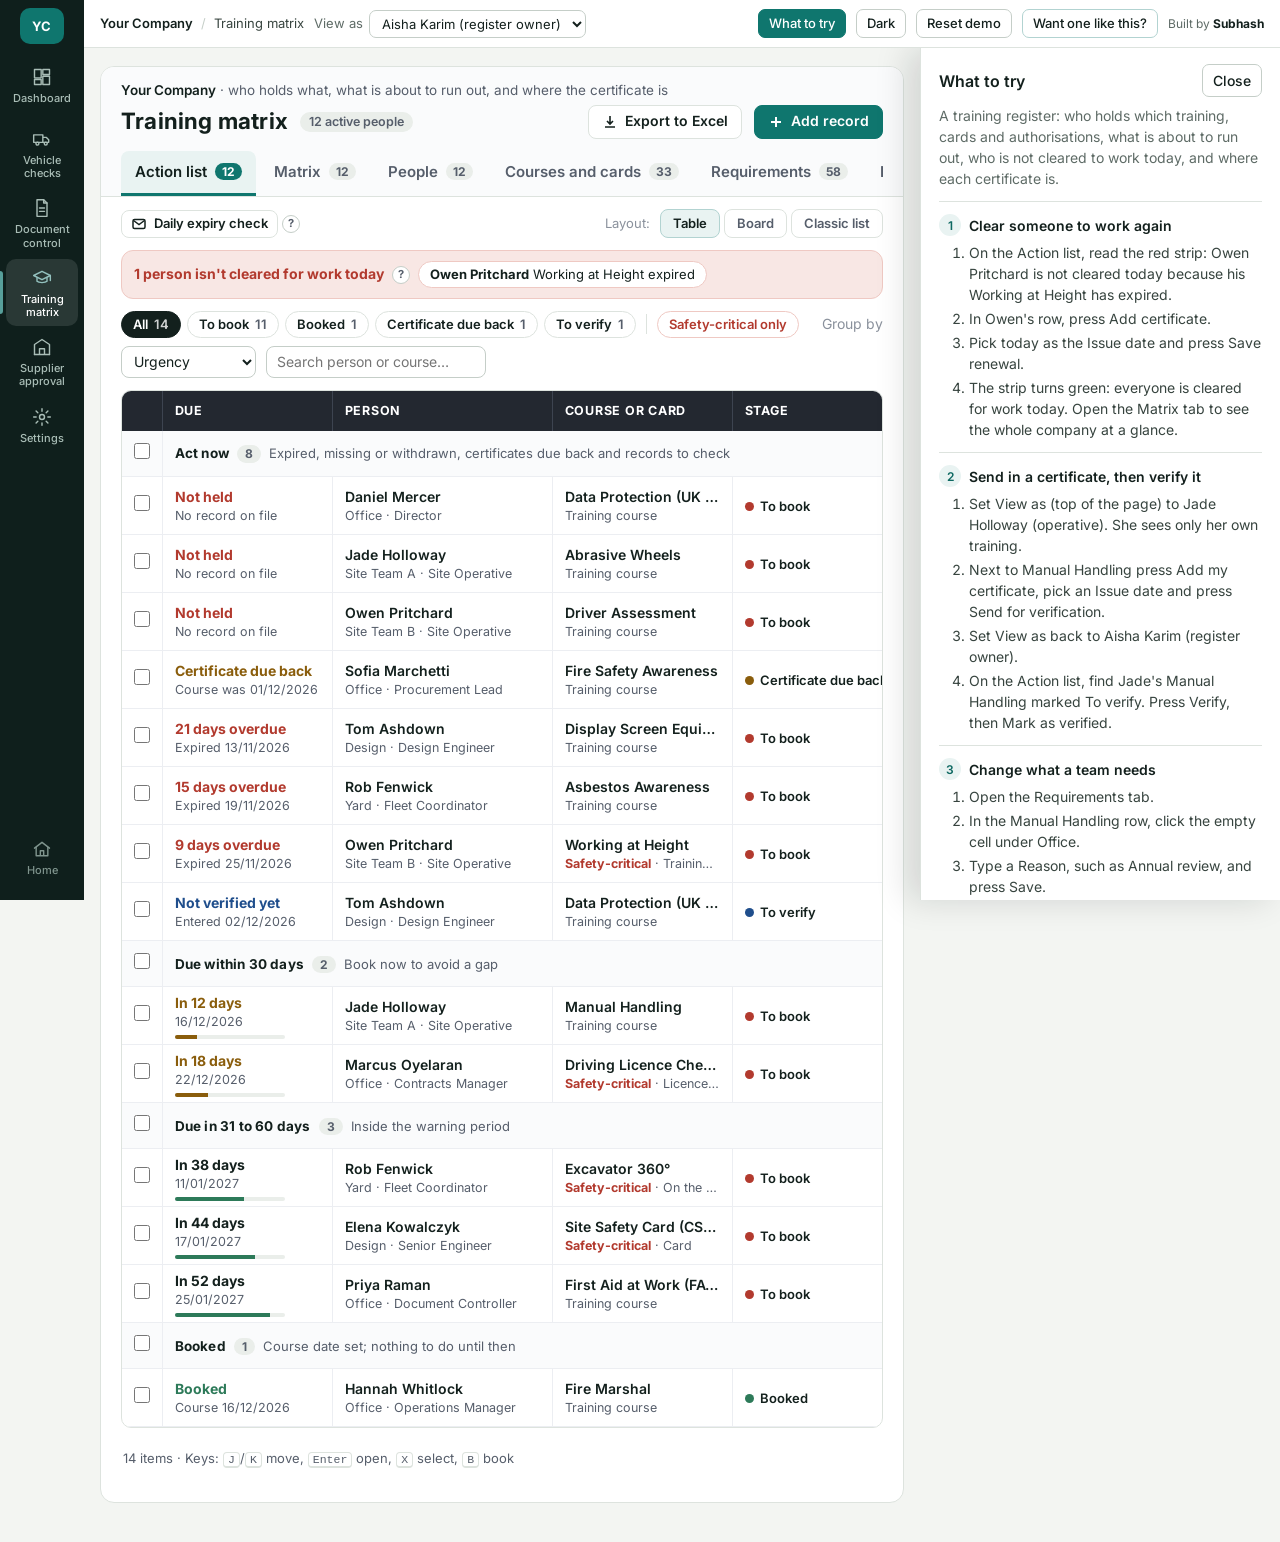
<file: app/training.html>
<!doctype html>
<html lang="en-GB">
<head>
<meta charset="utf-8">
<link rel="icon" href="data:,">
<meta name="viewport" content="width=device-width, initial-scale=1">
<title>Training matrix · demo</title>
<link rel="preconnect" href="https://fonts.googleapis.com"><link rel="preconnect" href="https://fonts.gstatic.com" crossorigin>
<link rel="stylesheet" href="https://fonts.googleapis.com/css2?family=Inter:wght@400;500;600;700&display=swap">
<link rel="stylesheet" href="../assets/suite.css">
<style>
/* Colours: neutrals and the accent come from the suite, so the page follows the visitor's colour and light/dark choice.
   Status colours (green, amber, red, blue) are the module's own. */
:root{
  --page:var(--suite-page);--surface:var(--suite-surface);--sunk:var(--suite-sunk);--line:var(--suite-line);--divider:#ECEEF2;--field:var(--suite-line-2);
  --ink:var(--suite-ink);--body:#565E6B;--faint:#8A919C;--label:var(--suite-label);
  --accent:var(--suite-accent);--accent-text:var(--suite-accent-ink);--accent-tint:var(--suite-accent-tint);--accent-border:var(--suite-accent-line);
  --head:#232830;--head-text:#FFFFFF;--head-line:#3D4450;--band:#FAFBFC;--row-hover:#F3F5F8;
  --good:#2D7A59;--good-tint:#E7F2ED;--good-border:#C6DED4;
  --bad:#B23A2E;--bad-tint:#F8E7E4;--bad-border:#EFC9C3;
  --warn:#8A5D0C;--warn-tint:#FBF0DC;--warn-border:#EBD6AC;
  --info:#1F4E8C;--info-tint:#E4EEFA;--info-border:#BBD2EF;
  --on-ink:#FFFFFF;--tip-bg:#14171C;--tip-text:#FFFFFF;--scrim:rgba(20,23,28,.4);--shadow:0 12px 32px rgba(20,23,28,.16);
  --f-head:var(--suite-font);--f-body:var(--suite-font);--f-mono:ui-monospace,"Cascadia Mono",Consolas,monospace;
}
:root[data-theme="dark"]{
  --divider:#26292E;--body:#B4BBC6;--faint:#7F8794;
  --head:#272B31;--head-text:#F1F3F6;--head-line:#3C4149;--band:#202327;--row-hover:#23262B;
  --good:#6CC59A;--good-tint:#173126;--good-border:#2A5440;--bad:#F08A7E;--bad-tint:#3A1B18;--bad-border:#5E2C27;
  --warn:#E9B65C;--warn-tint:#33270F;--warn-border:#5A4519;--info:#86B4EE;--info-tint:#17263A;--info-border:#2B4366;
  --on-ink:#14171C;--tip-bg:#F1F3F6;--tip-text:#14171C;--scrim:rgba(0,0,0,.6);--shadow:0 12px 32px rgba(0,0,0,.5);color-scheme:dark}

*{box-sizing:border-box}
[hidden]{display:none!important}
body{background:var(--page);color:var(--ink);font:14px/1.45 var(--f-body);margin:0}
button,input,select,textarea{font:inherit;color:inherit}
:focus-visible{outline:2px solid var(--accent);outline-offset:2px}
.mono{font-family:var(--f-mono);font-size:12.5px;font-variant-numeric:tabular-nums}
.num{font-variant-numeric:tabular-nums}
.muted{color:var(--body)}
.faint{color:var(--faint)}

/* Page */
.main{min-width:0;padding:18px 16px 40px}
.canvas{max-width:1880px;margin:0 auto}
.mine .canvas{max-width:1080px}

.card{background:var(--surface);border:1px solid var(--line);border-radius:14px;overflow:hidden}
.band{background:var(--band);border-bottom:1px solid var(--line);padding:14px 20px 0}
.crumb{font-size:13.5px;color:var(--body)}
.crumb a{color:var(--accent-text);text-decoration:none;font-weight:600}
.titlerow{display:flex;align-items:center;gap:12px;flex-wrap:wrap;margin:4px 0 12px}
.titlerow h1{font:700 22.5px/1.1 var(--f-head);margin:0;letter-spacing:.2px}
.titlerow .sp{flex:1}
.tabs{display:flex;gap:4px;align-items:flex-end;overflow-x:auto;scrollbar-width:thin}
.tab{border:0;background:none;padding:10px 14px 11px;font-size:15px;font-weight:600;color:var(--body);border-radius:8px 8px 0 0;display:flex;gap:8px;align-items:center;cursor:pointer;white-space:nowrap;border-bottom:3px solid transparent}
.tab:hover{background:var(--sunk)}
.tab[aria-selected="true"]{background:var(--accent-tint);color:var(--ink);border-bottom-color:var(--accent)}
.tab .n{background:var(--sunk);color:var(--body);border-radius:99px;padding:0 7px;font-size:12px;font-weight:700;min-width:22px;text-align:center}
.tab[aria-selected="true"] .n{background:var(--accent)}
.tabdesc{margin-left:auto;align-self:center;color:var(--body);font-size:13.5px;padding-left:16px;white-space:nowrap}
.body{padding:16px 20px 20px}

/* Buttons */
.btn{display:inline-flex;align-items:center;gap:7px;height:34px;padding:0 13px;border-radius:8px;border:1px solid var(--line);background:var(--surface);font-size:14px;font-weight:600;cursor:pointer;white-space:nowrap;color:var(--ink)}
.btn:hover{background:var(--sunk)}
.btn.danger{background:var(--bad);border-color:var(--bad);color:var(--on-ink)}
.btn.sm{height:28px;padding:0 9px;font-size:13px}
.btn.ghost{border-color:transparent;background:none}
.btn:disabled{opacity:.5;cursor:not-allowed}
.icon{width:16px;height:16px;flex:none}

/* Filters */
.filters{display:grid;grid-template-columns:auto 1fr;gap:8px 12px;align-items:center;margin-bottom:14px}
.flabel{font-size:11.5px;letter-spacing:.11em;text-transform:uppercase;color:var(--label);font-weight:700;text-align:right}
.chips{display:flex;flex-wrap:wrap;gap:6px;align-items:center}
.chip{border:1px solid var(--line);background:var(--surface);border-radius:99px;padding:3px 11px;font-size:13px;font-weight:600;cursor:pointer;display:inline-flex;gap:6px;align-items:center;color:var(--ink)}
.chip .c{color:var(--body);font-weight:600}
.chip[aria-pressed="true"]{background:var(--ink);color:var(--on-ink);border-color:var(--ink)}
.chip[aria-pressed="true"] .c{color:var(--on-ink);opacity:.8}
.chip.flag-bad{color:var(--bad);border-color:var(--bad-border)}
.chip.flag-bad[aria-pressed="true"]{background:var(--bad);color:var(--on-ink)}
.vdiv{width:1px;height:20px;background:var(--line);margin:0 4px}
.search{height:32px;border:1px solid var(--field);border-radius:8px;padding:0 10px;width:260px;max-width:100%;background:var(--surface)}
select.sel{height:32px;border:1px solid var(--field);border-radius:8px;padding:0 8px;background:var(--surface)}

/* Tables */
.tw{overflow-x:auto;border:1px solid var(--line);border-radius:10px}
table.t{border-collapse:collapse;width:100%;font-size:14px}
.t th{position:sticky;top:0;background:var(--head);color:var(--head-text);font-size:12.5px;font-weight:700;text-transform:uppercase;letter-spacing:.06em;text-align:left;padding:0 12px;height:40px;white-space:nowrap;border-right:1px solid var(--head-line);z-index:2}
.t th:last-child{border-right:0}
.t td{padding:0 12px;height:52px;border-bottom:1px solid var(--divider);border-right:1px solid var(--divider);vertical-align:middle;max-width:380px}
.t td:last-child{border-right:0}
.t tbody tr{cursor:pointer}
.t tbody tr:hover{background:var(--row-hover)}
.t tbody tr.sel{background:var(--accent-tint)}
.t tbody tr.ended td{color:var(--faint)}
.t .cut{display:block;overflow:hidden;text-overflow:ellipsis;white-space:nowrap}
.t .sub{display:block;font-size:12.5px;color:var(--body);white-space:nowrap;overflow:hidden;text-overflow:ellipsis}
.t .strong{font-weight:600}
.foot{color:var(--body);font-size:13px;padding:8px 2px 0}
.empty{padding:28px;text-align:center;color:var(--body)}

/* Badges and status */
.badge{display:inline-flex;align-items:center;gap:5px;border-radius:99px;padding:2px 9px;font-size:12.5px;font-weight:600;white-space:nowrap;border:1px solid transparent}
.b-good{color:var(--good);background:var(--good-tint);border-color:var(--good-border)}
.b-warn{color:var(--warn);background:var(--warn-tint);border-color:var(--warn-border)}
.b-bad{color:var(--bad);background:var(--bad-tint);border-color:var(--bad-border)}
.b-info{color:var(--info);background:var(--info-tint);border-color:var(--info-border)}
.b-none{color:var(--body);background:var(--surface);border-color:var(--line)}
.b-ended{color:var(--faint);background:var(--sunk)}
.pill{display:inline-flex;align-items:center;gap:6px;border-radius:99px;padding:1px 9px;font-size:12.5px;font-weight:600;background:var(--sunk);color:var(--body);white-space:nowrap}
.pill i{width:8px;height:8px;border-radius:2px;display:inline-block}
.typetag{font-size:11.5px;letter-spacing:.08em;text-transform:uppercase;color:var(--label);font-weight:700}

/* Matrix */
.mx{border-collapse:separate;border-spacing:0;font-size:13px}
.mx th,.mx td{border-bottom:1px solid var(--divider);border-right:1px solid var(--divider)}
.mx thead th{position:sticky;top:0;background:var(--head);color:var(--head-text);z-index:2;vertical-align:bottom;padding:8px 4px;font-weight:600;font-size:12px}
.mx thead th.rot{height:190px;width:42px;min-width:42px}
.mx thead th.rot div{writing-mode:vertical-rl;transform:rotate(180deg);white-space:nowrap;margin:0 auto;max-height:178px;overflow:hidden;text-overflow:ellipsis;text-align:left}
.mx thead th.grp{height:auto;font-size:11px;letter-spacing:.08em;text-transform:uppercase;text-align:center;border-bottom:1px solid var(--head-line)}
.mx .pc{position:sticky;left:0;background:var(--surface);z-index:1;min-width:230px;max-width:230px;padding:6px 12px;text-align:left}
.mx thead .pc{z-index:3;background:var(--head)}
.mx tbody tr:hover td,.mx tbody tr:hover .pc{background:var(--row-hover)}
.mx td.cell{width:42px;min-width:42px;height:40px;text-align:center;cursor:pointer;padding:0}
.mx td.cell:hover{outline:2px solid var(--accent);outline-offset:-2px}
.cs{display:inline-grid;place-items:center;width:26px;height:24px;border-radius:6px;font-size:13px;font-weight:700}
.cs.v{color:var(--good);background:var(--good-tint)}
.cs.e{color:var(--warn);background:var(--warn-tint)}
.cs.x{color:var(--bad);background:var(--bad-tint)}
.cs.m{color:var(--bad);border:1.5px dashed var(--bad-border);background:none}
.cs.p{color:var(--info);background:var(--info-tint)}
.cs.h{color:var(--faint);background:none}
.cs.w{color:var(--faint);background:var(--sunk);text-decoration:line-through}
.cs .bk{font-size:10px}
.legend{display:flex;gap:14px;flex-wrap:wrap;font-size:13px;color:var(--body);align-items:center;margin:10px 0 0}
.legend span{display:inline-flex;gap:6px;align-items:center}

/* Overview tiles */
.tiles{display:grid;grid-template-columns:repeat(auto-fit,minmax(150px,1fr));gap:10px;margin-bottom:16px}
.tile{border:1px solid var(--line);border-radius:12px;padding:12px 14px;background:var(--surface);text-align:left;cursor:pointer;display:flex;flex-direction:column;gap:2px}
.tile:hover{border-color:var(--accent-border);background:var(--row-hover)}
.tile .big{font:700 24px/1 var(--f-head)}
.tile .lab{font-weight:600}
.tile .s{font-size:12.5px;color:var(--body)}
.tile.bad .big{color:var(--bad)}.tile.warn .big{color:var(--warn)}.tile.info .big{color:var(--info)}.tile.good .big{color:var(--good)}
.two{display:grid;grid-template-columns:minmax(0,1.6fr) minmax(0,1fr);gap:16px}
@media (max-width:1100px){.two{grid-template-columns:minmax(0,1fr)}}
.sect{border:1px solid var(--line);border-radius:12px;overflow:hidden;background:var(--surface)}
.sect>h3{margin:0;padding:10px 14px;font:600 14.5px/1.2 var(--f-head);background:var(--band);border-bottom:1px solid var(--line);display:flex;gap:8px;align-items:center}
.sect>h3 .sp{flex:1}
.sect .in{padding:12px 14px}
.alist{list-style:none;margin:0;padding:0}
.alist li{display:flex;gap:10px;align-items:center;padding:9px 14px;border-bottom:1px solid var(--divider)}
.alist li:last-child{border-bottom:0}
.alist .who{flex:1;min-width:0}
.alist .who b{display:block;font-weight:600}
.alist .who span{display:block;font-size:13px;color:var(--body);overflow:hidden;text-overflow:ellipsis;white-space:nowrap}

/* Side panel */
.panel{position:fixed;top:0;right:0;bottom:0;width:560px;max-width:100vw;background:var(--surface);border-left:1px solid var(--line);box-shadow:var(--shadow);z-index:60;display:flex;flex-direction:column;transform:translateX(0);transition:transform .2s ease,opacity .2s ease}
.panel[hidden]{display:none!important}
.ph{padding:14px 18px 12px;border-bottom:1px solid var(--line);background:var(--band)}
.ph .row{display:flex;gap:8px;align-items:flex-start}
.ph .code{font-family:var(--f-mono);color:var(--accent-text);font-size:13px}
.ph h2{margin:2px 0 4px;font:700 19px/1.15 var(--f-head)}
.ph .subl{color:var(--body);font-size:13.5px}
.ph .chiprow{display:flex;gap:6px;flex-wrap:wrap;margin-top:8px}
.ph .sp{flex:1}
.pb{overflow-y:auto;padding:14px 18px 30px;display:flex;flex-direction:column;gap:14px}
.pb>*{flex:none}
.warnbox{border:1px solid var(--bad-border);background:var(--bad-tint);color:var(--bad);border-radius:10px;padding:9px 12px;font-size:13.5px}
.warnbox.w{border-color:var(--warn-border);background:var(--warn-tint);color:var(--warn)}
.warnbox.i{border-color:var(--info-border);background:var(--info-tint);color:var(--info)}
dl.kv{display:grid;grid-template-columns:170px minmax(0,1fr);gap:7px 12px;margin:0;font-size:14px}
dl.kv dt{color:var(--label);font-size:12.5px;font-weight:600;display:flex;align-items:center;gap:4px}
dl.kv dd{margin:0;min-width:0;overflow-wrap:anywhere}
.reqlist{display:flex;flex-direction:column}
.req{display:flex;gap:10px;align-items:center;padding:8px 0;border-bottom:1px solid var(--divider)}
.req:last-child{border-bottom:0}
.req .nm{flex:1;min-width:0}
.req .nm b{font-weight:600;display:block}
.req .nm span{font-size:12.5px;color:var(--body)}
.timeline{list-style:none;margin:0;padding:0 0 0 14px;border-left:2px solid var(--line)}
.timeline li{position:relative;padding:0 0 12px 12px;font-size:13.5px}
.timeline li::before{content:"";position:absolute;left:-20px;top:5px;width:10px;height:10px;border-radius:50%;background:var(--surface);border:2px solid var(--faint)}
.timeline li.cur::before{border-color:var(--good);background:var(--good)}
.timeline .when{color:var(--body);font-size:12.5px}
.menu{position:absolute;right:0;top:36px;background:var(--surface);border:1px solid var(--line);border-radius:10px;box-shadow:var(--shadow);min-width:230px;padding:6px;z-index:80;display:flex;flex-direction:column}
.menu button{border:0;background:none;text-align:left;padding:8px 10px;border-radius:6px;cursor:pointer;font-size:14px}
.menu button:hover{background:var(--sunk)}
.menu button.r{color:var(--bad)}
.rel{position:relative}

/* Dialog */
.scrim{position:fixed;inset:0;background:var(--scrim);backdrop-filter:blur(2px);z-index:90;display:grid;place-items:center;padding:16px}
.dlg{background:var(--surface);color:var(--ink);border-radius:14px;box-shadow:var(--shadow);width:760px;max-width:100%;max-height:calc(100vh - 32px);display:flex;flex-direction:column;border:1px solid var(--line)}
.dlg.narrow{width:520px}
.dh{padding:16px 20px 10px;border-bottom:1px solid var(--line)}
.dh h2{margin:0;font:700 19px/1.15 var(--f-head)}
.dh p{margin:4px 0 0;color:var(--body);font-size:13.5px}
.dlg form{display:flex;flex-direction:column;min-height:0;flex:1}
.db{padding:14px 20px;overflow-y:auto;min-height:0;flex:1;display:flex;flex-direction:column;gap:14px}
.df{padding:12px 20px;border-top:1px solid var(--line);display:flex;gap:8px;flex-wrap:wrap;align-items:center}
.df .sp{flex:1}
.grid2{display:grid;grid-template-columns:minmax(0,1fr) minmax(0,1fr);gap:12px 14px}
.grid3{display:grid;grid-template-columns:repeat(3,minmax(0,1fr));gap:12px 14px}
@media (max-width:640px){.grid2,.grid3{grid-template-columns:minmax(0,1fr)}dl.kv{grid-template-columns:minmax(0,1fr)}}
.f{display:flex;flex-direction:column;gap:4px;min-width:0}
.f.full{grid-column:1/-1}
.f label,.f .lbl{font-size:13px;font-weight:600;color:var(--ink);display:flex;align-items:center;gap:5px}
.f .req-mark{color:var(--bad)}
.f input,.f select,.f textarea{width:100%;border:1px solid var(--field);border-radius:8px;padding:6px 9px;background:var(--surface);min-height:34px}
.f textarea{min-height:64px;resize:vertical}
.f .hint{font-size:12.5px;color:var(--body)}
.f.err input,.f.err select,.f.err textarea{border-color:var(--bad)}
.f .msg{font-size:12.5px;color:var(--bad)}
.calc{font-family:var(--f-mono);font-size:13px;background:var(--sunk);border-radius:8px;padding:7px 9px;min-height:34px;display:flex;align-items:center}
.checks{display:flex;flex-wrap:wrap;gap:6px 14px}
.checks label{font-weight:400;display:flex;gap:6px;align-items:center;font-size:14px}
.fs{border:1px solid var(--line);border-radius:10px;padding:12px 14px;display:flex;flex-direction:column;gap:12px}
.fs>.legendt{font:600 13.5px/1.2 var(--f-head);display:flex;gap:6px;align-items:center}
.catrow{display:grid;grid-template-columns:minmax(0,1.6fr) minmax(0,1fr) minmax(0,1fr);gap:8px;align-items:center;padding:6px 0;border-bottom:1px solid var(--divider)}
.catrow:last-child{border-bottom:0}
.catrow label{font-weight:400!important}
.email{border:1px solid var(--line);border-radius:10px;padding:14px;background:var(--sunk);font-size:14px}
.email .hdr{font-size:13px;color:var(--body);border-bottom:1px solid var(--line);padding-bottom:8px;margin-bottom:8px}

/* Help */
.help{width:18px;height:18px;border-radius:50%;border:1px solid var(--field);background:var(--surface);color:var(--body);font-size:11px;font-weight:700;display:inline-grid;place-items:center;cursor:pointer;padding:0;line-height:1;flex:none}
.help:hover,.help[aria-expanded="true"]{background:var(--accent-tint);color:var(--accent-text);border-color:var(--accent-border)}
th .help{border-color:var(--head-line);background:transparent;color:var(--head-text);margin-left:4px;vertical-align:middle}
.helpcard{position:fixed;z-index:120;width:320px;max-width:calc(100vw - 24px);background:var(--surface);border:1px solid var(--line);border-radius:12px;box-shadow:var(--shadow);padding:12px 14px;font-size:13.5px;color:var(--ink)}
.helpcard h4{margin:0 0 4px;font:700 13.5px/1.2 var(--f-head)}
.helpcard p{margin:0 0 6px;color:var(--body)}
.helpcard p:last-child{margin-bottom:0}
.helpcard .eg{font-size:12.5px;color:var(--body);border-top:1px solid var(--divider);padding-top:6px;margin-top:6px}
.helpcard .eg b{color:var(--ink)}

.toast{position:fixed;bottom:20px;left:50%;transform:translateX(-50%);background:var(--tip-bg);color:var(--tip-text);padding:10px 16px;border-radius:10px;box-shadow:var(--shadow);z-index:130;font-size:14px;max-width:90vw}
.reqgrid th.rot{height:150px}
.lvl{display:inline-grid;place-items:center;min-width:26px;height:24px;border-radius:6px;font-size:12px;font-weight:700;border:1px solid var(--line);background:var(--surface);cursor:pointer;color:var(--body)}
.lvl.M{background:var(--ink);color:var(--on-ink);border-color:var(--ink)}
.lvl.T{background:var(--info-tint);color:var(--info);border-color:var(--info-border)}
.lvl.D{background:var(--sunk);color:var(--body)}
.subtabs{display:flex;gap:6px;margin-bottom:12px;flex-wrap:wrap}
.note{font-size:13px;color:var(--body);margin:8px 0 0}
@media (prefers-reduced-motion:reduce){*{transition:none!important}}

/* ===== Action List v2 ===== */
[data-tip]{cursor:help}
label [data-tip],dt [data-tip],th [data-tip],.lbl [data-tip]{text-decoration:underline dotted;text-decoration-color:var(--faint);text-underline-offset:3px}
th [data-tip]{text-decoration-color:var(--head-line)}
.helpcard.tip{pointer-events:none}
.viewsw{display:flex;gap:4px;align-items:center;justify-content:flex-start;margin:-4px 0 12px;font-size:13px;flex-wrap:wrap}
.viewsw .faint{margin-right:6px}
.seg{border:1px solid var(--line);background:var(--surface);padding:4px 12px;font-size:13px;font-weight:600;cursor:pointer;color:var(--body);border-radius:8px}
.seg[aria-pressed="true"]{background:var(--accent-tint);border-color:var(--accent-border);color:var(--ink)}
.ncstrip{display:flex;flex-wrap:wrap;gap:8px;align-items:center;background:var(--bad-tint);border:1px solid var(--bad-border);color:var(--bad);border-radius:12px;padding:10px 12px;margin-bottom:12px;font-size:14px}
.ncstrip.ok{background:var(--good-tint);border-color:var(--good-border);color:var(--good)}
.ncchip{border:1px solid var(--bad-border);background:var(--surface);color:var(--ink);border-radius:99px;padding:3px 11px;font-size:13px;cursor:pointer}
.ncchip b{font-weight:700}
.ncchip:hover{border-color:var(--bad)}
.axbar{display:flex;flex-wrap:wrap;gap:8px 10px;align-items:center;margin-bottom:12px}
.axbar .sp{flex:1}
.axbar .search{width:220px}
.axt td{height:58px}
.axt td.ck,.axt th.ck{width:40px;text-align:center;padding:0}
.axt td.ck input,.gh input{width:17px;height:17px;cursor:pointer;accent-color:var(--accent)}
.axt tr.gh td{height:46px;background:var(--band);border-top:1px solid var(--line);cursor:default}
.axt tr.gh b{font:700 13.5px/1 var(--f-head);letter-spacing:.2px}
.axt tr.gh .n{display:inline-block;background:var(--sunk);border-radius:99px;padding:0 8px;font-size:12px;font-weight:700;color:var(--body);margin:0 8px 0 4px}
.axt tr.gh .gsub{color:var(--body);font-size:13px}
.axt tr.gh .btn{float:right}
.axt tbody.grp:first-of-type tr.gh td{border-top:0}
.axt tr.axr:focus{outline:2px solid var(--accent);outline-offset:-2px}
.axt tr.axr.open{background:var(--accent-tint)}
.axt tr.axr.sel{background:var(--accent-tint)}
.axt td.due b{display:block;font-weight:700;font-size:14px}
.axt td.acts{white-space:nowrap;text-align:right}
.axt td.acts .btn{margin-left:4px}
.chev{display:inline-block;width:18px;color:var(--faint);text-align:center;margin-left:4px}
.d-bad{color:var(--bad)}.d-warn{color:var(--warn)}.d-good{color:var(--good)}.d-info{color:var(--info)}.d-mid{color:var(--ink)}
.due .sub{display:block;font-size:12.5px;color:var(--body)}
.run{display:block;width:110px;height:4px;border-radius:2px;background:var(--sunk);margin-top:4px;overflow:hidden}
.run i{display:block;height:100%;background:var(--good)}
.run i.w{background:var(--warn)}
.stg{display:inline-flex;align-items:center;gap:6px;font-size:13px;font-weight:600;white-space:nowrap}
.stg::before{content:"";width:9px;height:9px;border-radius:50%;background:var(--faint)}
.stg.s-book::before{background:var(--bad)}.stg.s-booked::before{background:var(--good)}.stg.s-due::before{background:var(--warn)}.stg.s-check::before{background:var(--info)}
tr.axd>td{padding:0;height:auto;background:var(--surface);border-bottom:2px solid var(--accent-border)}
.axgrid{display:grid;grid-template-columns:minmax(0,1fr) minmax(0,1fr) minmax(0,1.2fr);gap:0}
.axgrid section{padding:12px 16px;border-right:1px solid var(--divider);font-size:13.5px}
.axgrid section:last-child{border-right:0;background:var(--band)}
.axgrid h4{margin:0 0 6px;font:700 12px/1.2 var(--f-head);text-transform:uppercase;letter-spacing:.06em;color:var(--label)}
.axgrid p{margin:0 0 6px}
dl.mini{display:grid;grid-template-columns:90px minmax(0,1fr);gap:3px 8px;margin:0 0 6px}
dl.mini dt{color:var(--label);font-size:12.5px}dl.mini dd{margin:0}
.axform{display:flex;flex-direction:column;gap:6px}
.axform label{font-size:12.5px;font-weight:600}
.axform input,.axform select{border:1px solid var(--field);border-radius:8px;padding:5px 8px;min-height:32px;background:var(--surface);width:100%}
.axform .g2{display:grid;grid-template-columns:minmax(0,1fr) minmax(0,1.3fr);gap:8px}
.axform .g2>div{display:flex;flex-direction:column;gap:4px}
.axform .row{display:flex;gap:6px;flex-wrap:wrap;margin-top:4px}
@media (max-width:1100px){.axgrid{grid-template-columns:minmax(0,1fr)}.axgrid section{border-right:0;border-bottom:1px solid var(--divider)}}
kbd{font-family:var(--f-mono);font-size:11.5px;border:1px solid var(--line);border-bottom-width:2px;border-radius:4px;padding:0 4px;background:var(--surface)}
.bulk{position:fixed;bottom:max(18px,env(safe-area-inset-bottom,0px));left:50%;transform:translateX(-50%);z-index:70;background:var(--ink);color:var(--on-ink);border-radius:12px;box-shadow:var(--shadow);padding:8px 10px 8px 16px;display:flex;gap:8px;align-items:center;flex-wrap:wrap;max-width:calc(100vw - 32px)}
.bulk .btn{border-color:transparent}
.bulk .btn.ghost{color:var(--on-ink)}
.board{display:grid;grid-template-columns:repeat(4,minmax(0,1fr));gap:12px;align-items:start}
@media (max-width:1100px){.board{grid-template-columns:repeat(2,minmax(0,1fr))}}
@media (max-width:640px){.board{grid-template-columns:minmax(0,1fr)}}
.bcol{background:var(--sunk);border-radius:12px;padding:10px;display:flex;flex-direction:column;gap:8px;min-height:120px}
.bcol h3{margin:0;display:flex;justify-content:space-between;align-items:center;font:600 16px/1.2 var(--f-body)}
.bcol h3 .n{background:var(--surface);border-radius:99px;padding:0 8px;font-size:12px;font-weight:700;color:var(--body)}
.bsub{margin:-4px 0 2px;font-size:12.5px}
.bcard{background:var(--surface);border:1px solid var(--line);border-radius:10px;padding:10px 12px;display:flex;flex-direction:column;gap:4px}
.bcard.crit{border-left:3px solid var(--bad)}
.bcard.sel{outline:2px solid var(--accent)}
.bcard .bt{display:flex;gap:8px;align-items:flex-start}
.bcard .bt input{margin-top:3px;accent-color:var(--accent)}
.bcard .due b{font-size:13.5px}
.bcard .bn a{color:var(--ink);text-decoration:none}
.bcard .bn a:hover{text-decoration:underline}
.bcard .bc{font-size:13px;color:var(--body)}
.bcard .bf{display:flex;align-items:center;gap:6px;margin-top:4px}
.bcard .bf .sp{flex:1}
.needs{display:flex;flex-wrap:wrap;gap:6px;align-items:center;font-size:13px}
.chip.on{background:var(--accent-tint);border-color:var(--accent-border)}
.kinds{display:grid;grid-template-columns:repeat(5,minmax(0,1fr));gap:8px}
@media (max-width:760px){.kinds{grid-template-columns:repeat(2,minmax(0,1fr))}}
.kind{border:1px solid var(--line);border-radius:10px;padding:10px;display:flex!important;flex-direction:column;gap:3px;cursor:pointer;font-weight:400!important}
.kind input{position:absolute;opacity:0;pointer-events:none}
.kind b{font-size:14px}
.kind span{font-size:12px;color:var(--body);line-height:1.3}
.kind:hover{border-color:var(--accent-border)}
.kind.on{border-color:var(--accent);background:var(--accent-tint);box-shadow:inset 0 0 0 1px var(--accent)}
.kind:focus-within{outline:2px solid var(--accent);outline-offset:2px}
.linkbtn{border:0;background:none;color:var(--accent-text);font-weight:600;cursor:pointer;padding:0;text-decoration:underline}

.crit{color:var(--bad);font-weight:700}
.viewsw .btn{margin-right:0}
.axt{table-layout:fixed;min-width:1080px}
.axt td{overflow:hidden}
.axt tr.axd>td{overflow:visible}
.kind{text-align:left}
.kind b,.kind span{text-align:left}

/* ===== Add Record v3: fixed two-pane window ===== */
.dlg.split{width:min(1180px,100%);height:min(880px,calc(100vh - 32px))}
.dlg.split form{flex:1;min-height:0}
.dlg.split .db{padding:0;gap:0;display:grid;grid-template-columns:360px minmax(0,1fr);overflow:hidden}
.dlg.split .lp{border-right:1px solid var(--line);background:var(--band);overflow-y:auto;overscroll-behavior:contain;display:flex;flex-direction:column}
.dlg.split .rp{overflow-y:auto;overscroll-behavior:contain;padding:0 22px 22px;display:flex;flex-direction:column;gap:0}
@media (max-width:820px){.dlg.split .db{grid-template-columns:minmax(0,1fr);overflow-y:auto}.dlg.split .lp,.dlg.split .rp{overflow:visible}}
.lp-sec{padding:12px 14px;border-bottom:1px solid var(--line)}
.lp-sec.need{background:var(--accent-tint)}
.lp-who{display:flex;flex-direction:column;gap:1px;font-size:13px}
.lp-who b{font-size:15px}
.lp-h{font-size:11.5px;letter-spacing:.11em;text-transform:uppercase;color:var(--label);font-weight:700;margin:0 0 6px;display:flex;align-items:center;gap:6px}
.lp-list{border-bottom:0;flex:1;padding-top:10px}
.lp-search{position:sticky;top:-10px;background:var(--band);padding:0 0 8px;z-index:2}
.lp-search input{width:100%;height:34px;border:1px solid var(--field);border-radius:8px;padding:0 10px;background:var(--surface)}
.lp-tabs{display:grid;grid-template-columns:repeat(2,minmax(0,1fr));gap:4px;margin:0 0 10px}
.lp-tabs .lp-tab{justify-content:space-between;border-radius:8px;padding:5px 10px}
.lp-tab{border:1px solid var(--line);background:var(--surface);border-radius:99px;padding:3px 10px;font-size:12.5px;font-weight:600;cursor:pointer;color:var(--body);display:inline-flex;gap:6px;align-items:center}
.lp-tab[aria-selected="true"]{background:var(--ink);color:var(--on-ink);border-color:var(--ink)}
.n{font-size:11.5px;font-weight:700;color:var(--faint)}
.lp-tab[aria-selected="true"] .n{color:var(--on-ink);opacity:.75}
.lp-grp{margin:0 0 4px}
.lp-gh{display:flex;align-items:center;gap:8px;width:100%;border:0;background:none;padding:7px 4px;font-size:13px;font-weight:700;color:var(--ink);cursor:pointer;text-align:left;border-radius:6px}
.lp-gh:hover{background:var(--sunk)}
.lp-gh.static{cursor:default;color:var(--label);font-size:11.5px;letter-spacing:.08em;text-transform:uppercase}
.lp-gh.static:hover{background:none}
.lp-gh i{width:8px;height:8px;border-radius:2px;flex:none}
.lp-gh .chev{margin-left:auto;color:var(--faint);width:auto}
.lp-gh .n{margin-left:2px}
.pk{display:flex;flex-direction:column;align-items:flex-start;gap:1px;width:100%;border:1px solid transparent;background:none;text-align:left;padding:6px 10px 6px 20px;border-radius:8px;cursor:pointer;color:var(--ink)}
.need .pk{padding-left:10px}
.pk:hover{background:var(--surface);border-color:var(--line)}
.pk.on{background:var(--surface);border-color:var(--accent);box-shadow:inset 3px 0 0 var(--accent)}
.pkn{font-size:13.5px;line-height:1.3}
.pk.on .pkn{font-weight:600}
.pkm{font-size:12px;color:var(--body)}
.need .pkm{color:var(--bad);font-weight:600}
.rp-empty{margin:auto;max-width:360px;text-align:center;display:flex;flex-direction:column;gap:6px;color:var(--body);padding:40px 0}
.rp-empty b{font:700 16px/1.2 var(--f-head);color:var(--ink)}
.rp-head{position:sticky;top:0;background:var(--surface);z-index:3;padding:16px 0 12px;border-bottom:1px solid var(--line)}
.rp-head h3{margin:2px 0 8px;font:700 17.5px/1.15 var(--f-head)}
.rp-tags{display:flex;flex-wrap:wrap;gap:6px}
.rp-note{margin:8px 0 0;font-size:13px;color:var(--info)}
.rp-sec{padding:14px 0;border-bottom:1px solid var(--divider);display:flex;flex-direction:column;gap:10px}
.rp-sec:last-child{border-bottom:0}
.rp-sec h4{margin:0;font:700 14px/1.2 var(--f-body);letter-spacing:.08em;text-transform:uppercase;color:var(--label);display:flex;align-items:center;gap:8px}
.rp-sec.err .catgrid{outline:1px solid var(--bad);outline-offset:4px;border-radius:6px}
.rp-sec .msg{font-size:12.5px;color:var(--bad)}
.cb{display:inline-flex!important;align-items:center;gap:8px;font-weight:400!important;font-size:14px;cursor:pointer;line-height:1.3;color:var(--ink)}
.cb input{width:16px;height:16px;margin:0;flex:none;accent-color:var(--accent);cursor:pointer}
.cb.sm{font-size:12.5px;color:var(--body);gap:6px}
.cb.sm input{width:14px;height:14px}
.catgrid{display:grid;grid-template-columns:repeat(2,minmax(0,1fr));gap:6px 18px}
.catgrid .cb{align-items:flex-start}
.catgrid .cb input{margin-top:2px}
.catgrid .cb .mono{margin-left:auto;padding-left:6px;font-size:12px}
@media (max-width:640px){.catgrid{grid-template-columns:minmax(0,1fr)}}
.catdates{margin-top:4px}
.catdates td,.catdates th{height:40px}
.catdates input{border:1px solid var(--field);border-radius:6px;padding:3px 6px;min-height:30px;background:var(--surface)}
.drop{display:flex!important;flex-direction:column;gap:2px;border:1.5px dashed var(--field);border-radius:10px;padding:14px;cursor:pointer;font-weight:400!important}
.drop:hover{border-color:var(--accent)}
.drop input{position:absolute;opacity:0;width:1px;height:1px}
.drop span{font-size:12.5px;color:var(--body)}
.segrow{display:inline-flex;border:1px solid var(--field);border-radius:8px;overflow:hidden;align-self:flex-start}
.segopt{display:flex!important;align-items:center;padding:6px 14px;font-size:13.5px;font-weight:600!important;cursor:pointer;color:var(--body)}
.segopt+.segopt{border-left:1px solid var(--field)}
.segopt input{position:absolute;opacity:0;pointer-events:none}
.segopt.on{background:var(--accent-tint);color:var(--ink)}
.segopt:focus-within{outline:2px solid var(--accent);outline-offset:-2px}
.f .hint .cb{margin-top:2px}
.calc{min-height:36px}
.dlg.split .f input,.dlg.split .f select{min-height:36px}
.lp-sec.need{max-height:236px;overflow-y:auto;flex:none}

/* ===== Small fixes ===== */
html{-webkit-tap-highlight-color:transparent}
button,a,[data-act],.cb,.segopt{touch-action:manipulation}
h1,h2,h3,h4{text-wrap:balance}
select,input,textarea{background-color:var(--surface);color:var(--ink)}
.f input[type=checkbox],.f input[type=radio],.checks input[type=checkbox],.checks input[type=radio],td input[type=checkbox]{width:16px!important;height:16px!important;min-height:0!important;padding:0!important;margin:0;flex:none;accent-color:var(--accent);cursor:pointer;border:0}
.checks label{display:inline-flex;align-items:center;gap:8px;font-weight:400;font-size:14px;line-height:1.3;cursor:pointer;min-height:24px}
.checks{gap:6px 16px}
.f label:has(> input[type=checkbox]){display:inline-flex;align-items:center;gap:8px}
.ph .code.plain{font-family:var(--f-body);color:var(--label);font-size:11.5px;letter-spacing:.11em;text-transform:uppercase;font-weight:700}
.reqgrid.full{width:100%}
.reqgrid.full th:not(.pc){text-align:center}
.askclose{color:var(--bad);margin-right:4px}
.segrow.sm .segopt{padding:3px 12px;font-size:13px}
.dlg tr[data-act="pv"]{cursor:pointer}
.dlg tr.sel{background:var(--accent-tint)}
[data-act]:focus-visible{outline:2px solid var(--accent);outline-offset:-2px}
@media (min-width:1500px){body.has-panel .main{margin-right:560px}}
@media (max-width:1499px){body.has-panel::after{content:"";position:fixed;inset:0;background:var(--scrim);z-index:55}}
.calc{font-family:var(--f-body);font-size:14px;font-variant-numeric:tabular-nums}
#tabbody:focus{outline:none}

/* ===== Fitting inside the suite: keep clear of the top bar, the menu and the "What to try" panel ===== */
.panel{top:var(--suite-bar-h)}
.scrim{top:var(--suite-bar-h);left:var(--suite-rail-w)}
.dlg{max-height:calc(100vh - var(--suite-bar-h) - 32px)}
.dlg.split{height:min(880px,calc(100vh - var(--suite-bar-h) - 32px))}
body.has-panel::after{top:var(--suite-bar-h);left:var(--suite-rail-w)}
.skip{position:fixed;left:calc(var(--suite-rail-w) + 8px);top:-80px;z-index:950;background:var(--accent);color:var(--suite-on-accent);padding:8px 12px;border-radius:8px;font-weight:600}
.skip:focus{top:calc(var(--suite-bar-h) + 8px)}
.scrim{grid-template-columns:minmax(0,1fr)}
.dlg{justify-self:center}
.viewas-m{display:none}
@media (max-width:760px){
  #suite-slot{display:none}
  .viewas-m{display:flex;gap:8px;align-items:center;margin:0 0 10px;font-size:13px;font-weight:600;color:var(--label)}
  .viewas-m select{flex:1;min-width:0;height:36px}
}
@media (min-width:1100px){
  body:has(#suite-try:not([hidden])) .main{margin-right:360px}
  body:has(#suite-try:not([hidden])) .panel{right:360px}
  body:has(#suite-try:not([hidden])) .scrim{right:360px}
  body.has-panel:has(#suite-try:not([hidden]))::after{right:360px}
}
@media (min-width:1860px){body.has-panel:has(#suite-try:not([hidden])) .main{margin-right:920px}}
@media (max-width:760px){
  .panel{bottom:58px}
  .scrim{bottom:58px;padding:8px}
  .dlg,.dlg.split{max-height:calc(100vh - var(--suite-bar-h) - 58px - 16px)}
  .dlg.split{height:calc(100vh - var(--suite-bar-h) - 58px - 16px)}
  .toast{bottom:74px}
  .bulk{bottom:74px}
  .main{padding:12px 10px 28px}
  .band{padding:12px 12px 0}
  .body{padding:12px}
  .mx .pc{min-width:150px;max-width:150px;padding:6px 8px}
  .tabdesc{display:none}
  .panel{width:100vw}
  .filters{grid-template-columns:minmax(0,1fr)}
  .flabel{text-align:left}
}
.crumb b{color:var(--ink);font-weight:600}
.btn.pri{background:var(--accent);border-color:var(--accent);color:var(--suite-on-accent)}
.btn.pri:hover{background:var(--suite-accent-strong);border-color:var(--suite-accent-strong)}
.tab[aria-selected="true"] .n{color:var(--suite-on-accent)}
.t tbody tr.sel,.t tbody tr.sel:hover{background:var(--accent-tint)}

/* ===== My training (an employee's own view) and the certificate preview ===== */
.mine .band{padding-bottom:6px}
.mine .req{flex-wrap:wrap}
.mine .req .nm{flex:1 1 260px}
.mine .ncstrip span:not(.ncchip){color:var(--ink)}
.certdoc{border:1px solid var(--line);border-radius:10px;padding:22px 18px 16px;text-align:center;background:var(--band);display:flex;flex-direction:column;gap:6px;align-items:center;box-shadow:inset 0 0 0 4px var(--surface),inset 0 0 0 5px var(--accent-border)}
.certdoc h3{margin:2px 0 4px;font:700 18px/1.2 var(--f-head)}
.certdoc p{margin:0;color:var(--body);font-size:13px}
.certdoc .cn{font-size:19px;font-weight:700}
.certdoc .cfoot{display:flex;gap:10px 22px;flex-wrap:wrap;justify-content:center;margin-top:10px;padding-top:10px;border-top:1px solid var(--line);width:100%;font-size:12px;color:var(--label)}
.certdoc .cfoot span{display:flex;flex-direction:column;gap:1px}
.certdoc .cfoot b{color:var(--ink);font-size:13px}

</style>
</head>
<body>
<div id="app"></div>
<script>
window.SUITE_MODULE = {
  "id": "training",
  "title": "Training matrix",
  "intro": "A training register: who holds which training, cards and authorisations, what is about to run out, who is not cleared to work today, and where each certificate is.",
  "tryIt": [
    {
      "title": "Clear someone to work again",
      "steps": [
        "On the Action list, read the red strip: Owen Pritchard is not cleared today because his Working at Height has expired.",
        "In Owen's row, press Add certificate.",
        "Pick today as the Issue date and press Save renewal.",
        "The strip turns green: everyone is cleared for work today. Open the Matrix tab to see the whole company at a glance."
      ]
    },
    {
      "title": "Send in a certificate, then verify it",
      "steps": [
        "Set View as (top of the page) to Jade Holloway (operative). She sees only her own training.",
        "Next to Manual Handling press Add my certificate, pick an Issue date and press Send for verification.",
        "Set View as back to Aisha Karim (register owner).",
        "On the Action list, find Jade's Manual Handling marked To verify. Press Verify, then Mark as verified."
      ]
    },
    {
      "title": "Change what a team needs",
      "steps": [
        "Open the Requirements tab.",
        "In the Manual Handling row, click the empty cell under Office.",
        "Type a Reason, such as Annual review, and press Save.",
        "Open the Matrix tab: everyone in the Office now shows Manual Handling as missing, and the Action list has grown."
      ]
    }
  ],
  "themes": "both"
};
</script>
<script src="../assets/suite.js"></script>
<script>
"use strict";
/* ===== Reference data for the training demo: course list, teams, roles, who needs what, and the sample people.
   Everything here is made up. People come from the shared demo suite (Suite.people). ===== */

const TYPES = {
  CARD: { name: "Card", tone: "info" },
  CAT: { name: "Card category", tone: "info" },
  AUTH: { name: "Client authorisation", tone: "warn" },
  TRAIN: { name: "Training course", tone: "none" },
  QUAL: { name: "Qualification", tone: "good" },
  CHECK: { name: "Licence or check", tone: "none" },
};
const AREAS = {
  CORE: { name: "Induction and workplace", short: "Workplace", dot: "#64748B" },
  SITE: { name: "Site safety and supervision", short: "Site safety", dot: "#1F5A96" },
  PLANT: { name: "Plant and equipment", short: "Plant", dot: "#7C5A2E" },
  FIRST: { name: "First aid and fire", short: "First aid", dot: "#B23A2E" },
  DRIVE: { name: "Driving and personal checks", short: "Driving", dot: "#0B6360" },
  CLIENT: { name: "Client authorisations", short: "Client", dot: "#5B3A99" },
  QUALS: { name: "Qualifications", short: "Qualifications", dot: "#2D7A59" },
};
const AREA_ORDER = ["CORE", "SITE", "PLANT", "FIRST", "DRIVE", "CLIENT", "QUALS"];

/* Validity: number = months from the issue date; "card" = printed on the card; "client" = set by the client;
   "never" = does not expire; {recheck:n} = company recheck every n months. */
const CHK = {
  card: "Card scheme's online check", plant: "Plant card scheme search", client: "Client letter or portal",
  prov: "Provider certificate", elearn: "E-learning completion record", inhouse: "Signed induction record",
  dvla: "DVLA licence check", dbs: "DBS update service or certificate seen", orig: "Original certificate seen",
};

/* Made-up training providers and the one client that issues its own site authorisation */
const PROV_EL = "Skillbeck E-learning", PROV_SAFETY = "Tarnbrook Training", PROV_FA = "Larkspur First Aid Training",
  PROV_PLANT = "Fellgate Plant Training", PROV_DRIVE = "Quayside Driver Assessments";
const CLIENT_NAME = Suite.jobs[3].client;
const ACCRED = "Accredited training provider", PLANT_SCHEME = "Plant operator card scheme";

// [code, title, short, type, area, issuingBody, validity, check, safetyCritical, extra]
const CAT_ROWS = [
  // Induction and workplace
  ["C001", "Company Induction", "Company Induction", "TRAIN", "CORE", "In-house", "never", "inhouse", false, { prov: "In-house" }],
  ["C002", "Manual Handling", "Manual Handling", "TRAIN", "CORE", PROV_EL, 36, "elearn", false, { prov: PROV_EL }],
  ["C003", "Display Screen Equipment (DSE) Assessment", "DSE Assessment", "TRAIN", "CORE", PROV_EL, 24, "elearn", false, { prov: PROV_EL }],
  ["C004", "Data Protection (UK GDPR) Awareness", "Data Protection", "TRAIN", "CORE", PROV_EL, 12, "elearn", false, { prov: PROV_EL }],
  ["C005", "Fire Safety Awareness", "Fire Safety Awareness", "TRAIN", "CORE", PROV_EL, 12, "elearn", false, { prov: PROV_EL }],
  // Site safety and supervision
  ["S001", "Site Safety Card (CSCS)", "Site Safety Card", "CARD", "SITE", "CSCS", "card", "card", true],
  ["S002", "Site Supervisor Safety Course (2 Day)", "Supervisor Safety", "TRAIN", "SITE", ACCRED, 60, "prov", false, { prov: PROV_SAFETY }],
  ["S003", "Site Manager Safety Course (5 Day)", "Manager Safety", "TRAIN", "SITE", ACCRED, 60, "prov", false, { prov: PROV_SAFETY }],
  ["S004", "Working at Height", "Working at Height", "TRAIN", "SITE", ACCRED, 36, "prov", true, { prov: PROV_SAFETY }],
  ["S005", "Abrasive Wheels", "Abrasive Wheels", "TRAIN", "SITE", ACCRED, 36, "prov", false, { prov: PROV_SAFETY }],
  ["S006", "Asbestos Awareness", "Asbestos Awareness", "TRAIN", "SITE", PROV_EL, 12, "elearn", false, { prov: PROV_EL }],
  ["S007", "Temporary Works Coordinator", "Temporary Works", "TRAIN", "SITE", ACCRED, 60, "prov", false, { prov: PROV_SAFETY }],
  // Plant and equipment
  ["P001", "Plant Operator Card", "Plant Operator Card", "CARD", "PLANT", PLANT_SCHEME, "card", "plant", true, { catDates: "own" }],
  ["PC01", "Excavator 360°", "Excavator 360°", "CAT", "PLANT", PLANT_SCHEME, "card", "plant", true, { parents: ["P001"], codes: { Code: "EX" } }],
  ["PC02", "Forward Tipping Dumper", "Forward Tipping Dumper", "CAT", "PLANT", PLANT_SCHEME, "card", "plant", true, { parents: ["P001"], codes: { Code: "FD" } }],
  ["PC03", "Telescopic Handler", "Telescopic Handler", "CAT", "PLANT", PLANT_SCHEME, "card", "plant", true, { parents: ["P001"], codes: { Code: "TH" } }],
  ["PC04", "Counterbalance Lift Truck", "Lift Truck", "CAT", "PLANT", PLANT_SCHEME, "card", "plant", true, { parents: ["P001"], codes: { Code: "LT" } }],
  ["PC05", "Ride-on Roller", "Ride-on Roller", "CAT", "PLANT", PLANT_SCHEME, "card", "plant", true, { parents: ["P001"], codes: { Code: "RR" } }],
  ["PC06", "Slinger / Signaller", "Slinger / Signaller", "CAT", "PLANT", PLANT_SCHEME, "card", "plant", true, { parents: ["P001"], codes: { Code: "SS" } }],
  // First aid and fire
  ["F001", "First Aid at Work (FAW) – 3 Day", "First Aid at Work", "TRAIN", "FIRST", "Regulated first aid provider", 36, "prov", false, { prov: PROV_FA }],
  ["F002", "Emergency First Aid at Work (EFAW) – 1 Day", "Emergency First Aid", "TRAIN", "FIRST", "Regulated first aid provider", 36, "prov", false, { prov: PROV_FA }],
  ["F003", "Fire Marshal", "Fire Marshal", "TRAIN", "FIRST", ACCRED, 36, "prov", false, { prov: PROV_SAFETY }],
  // Driving and personal checks
  ["D001", "Driving Licence Check (DVLA)", "Driving Licence Check", "CHECK", "DRIVE", "DVLA", { recheck: 12 }, "dvla", true, { catDates: "shared", refOnly: true }],
  ["DL01", "Licence Category B – Car and Van up to 3.5 Tonnes", "Licence B", "CAT", "DRIVE", "DVLA", { recheck: 12 }, "dvla", true, { parents: ["D001"], codes: { DVLA: "B" } }],
  ["DL02", "Licence Category B+E – Car or Van with Trailer", "Licence B+E", "CAT", "DRIVE", "DVLA", { recheck: 12 }, "dvla", true, { parents: ["D001"], codes: { DVLA: "B+E" } }],
  ["DL03", "Licence Category C1 – Vehicles up to 7.5 Tonnes", "Licence C1", "CAT", "DRIVE", "DVLA", { recheck: 12 }, "dvla", true, { parents: ["D001"], codes: { DVLA: "C1" } }],
  ["D002", "Driver Assessment", "Driver Assessment", "TRAIN", "DRIVE", "Driver assessor", 36, "prov", false, { prov: PROV_DRIVE }],
  ["D003", "Disclosure and Barring Service (DBS) Check", "DBS Check", "CHECK", "DRIVE", "DBS", { recheck: 36 }, "dbs", false, { refOnly: true }],
  // Client authorisations
  ["A001", CLIENT_NAME + " Site Authorisation", "Client Site Authorisation", "AUTH", "CLIENT", CLIENT_NAME, "client", "client", true, { catDates: "shared", client: CLIENT_NAME }],
  ["AU01", "Enter Operational Sites Unaccompanied", "Site Entry", "CAT", "CLIENT", CLIENT_NAME, "client", "client", true, { parents: ["A001"], codes: { Permission: "SE" } }],
  ["AU02", "Receive and Clear Permits to Work", "Permit Holder", "CAT", "CLIENT", CLIENT_NAME, "client", "client", true, { parents: ["A001"], codes: { Permission: "PW" } }],
  ["AU03", "Confined Space Entry – Top Person", "Confined Space", "CAT", "CLIENT", CLIENT_NAME, "client", "client", true, { parents: ["A001"], codes: { Permission: "CS" } }],
  // Qualifications
  ["Q001", "Level 3 Certificate in Occupational Health and Safety", "Level 3 Health and Safety", "QUAL", "QUALS", "Awarding organisation on certificate", "never", "orig", false],
];

/* Accepted equivalents: requirement code -> other items that also meet it. */
const EQUIV0 = {
  F002: ["F001"], // First Aid at Work meets an Emergency First Aid requirement
  S002: ["S003"], // The manager course meets a supervisor course requirement
};

const TEAMS0 = [
  { name: "Office", covers: "Managers, administration and support staff" },
  { name: "Design", covers: "Engineers and designers" },
  { name: "Yard", covers: "Yard, stores and fleet" },
  { name: "Site Team A", covers: "Site crew A" },
  { name: "Site Team B", covers: "Site crew B" },
];
const ALLT = TEAMS0.map((t) => t.name);
const FIELDT = ["Yard", "Site Team A", "Site Team B"];
const SITET = ["Site Team A", "Site Team B"];
/* Job roles, then extra duties anyone can be given on top of their job. Each adds its own training. */
const ROLES0 = [
  ["Operations Manager", ["Office"]], ["Director", ["Office"]], ["Contracts Manager", ["Office"]], ["Document Controller", ["Office"]],
  ["Health and Safety Manager", ["Office"]], ["Procurement Lead", ["Office"]],
  ["Senior Engineer", ["Design"]], ["Design Engineer", ["Design"]],
  ["Fleet Coordinator", ["Yard"]], ["Yard Operative", ["Yard"]],
  ["Site Supervisor", SITET], ["Site Operative", SITET],
  ["First Aider", ALLT], ["Fire Marshal", ALLT], ["Driver", ALLT], ["Plant Operator", FIELDT],
].map(([name, teams]) => ({ name, teams }));

/* Requirements: [scope, name, code, level]  level: M mandatory, T task-specific, D desirable */
const REQ_ROWS = [];
ALLT.forEach((t) => ["C001", "C005"].forEach((c) => REQ_ROWS.push(["team", t, c, "M"])));
["Office", "Design"].forEach((t) => ["C003", "C004"].forEach((c) => REQ_ROWS.push(["team", t, c, "M"])));
FIELDT.forEach((t) => ["C002", "S001", "S006", "F002"].forEach((c) => REQ_ROWS.push(["team", t, c, "M"])));
SITET.forEach((t) => REQ_ROWS.push(["team", t, "S004", "M"]));
REQ_ROWS.push(["team", "Design", "S001", "T"], ["team", "Yard", "D001", "M"], ["team", "Site Team A", "AU01", "M"], ["team", "Site Team B", "D003", "M"]);
[
  ["Operations Manager", "S003", "D"], ["Director", "S003", "D"],
  ["Contracts Manager", "S003", "M"], ["Contracts Manager", "S001", "M"], ["Contracts Manager", "F002", "D"],
  ["Senior Engineer", "S007", "M"], ["Senior Engineer", "S001", "M"],
  ["Design Engineer", "S007", "T"],
  ["Health and Safety Manager", "Q001", "M"], ["Health and Safety Manager", "F001", "M"], ["Health and Safety Manager", "S003", "M"], ["Health and Safety Manager", "S001", "M"],
  ["Fleet Coordinator", "D002", "M"], ["Fleet Coordinator", "S002", "D"],
  ["Yard Operative", "PC04", "T"],
  ["Site Supervisor", "S002", "M"], ["Site Supervisor", "F001", "M"], ["Site Supervisor", "AU02", "M"],
  ["Site Operative", "S005", "M"],
  ["First Aider", "F001", "M"], ["Fire Marshal", "F003", "M"],
  ["Driver", "D001", "M"], ["Driver", "D002", "M"],
  ["Plant Operator", "PC01", "M"], ["Plant Operator", "PC02", "T"], ["Plant Operator", "PC06", "T"],
].forEach(([r, c, l]) => REQ_ROWS.push(["role", r, c, l]));

/* The twelve sample people. scen: per-item scenarios. d = days to expiry (negative = expired).
   Names and teams come from the suite; ids are the suite's ids. */
const PEOPLE_ROWS = [
  { id: "dm", emp: "E-001", roles: ["Director"], lm: "", start: -5200, scen: { C004: { missing: true } } },
  { id: "hw", emp: "E-002", roles: ["Operations Manager", "Fire Marshal"], lm: "dm", start: -4300, scen: { F003: { d: 27, booked: true, bookedOn: 12 }, S003: { held: true } } },
  { id: "mo", emp: "E-004", roles: ["Contracts Manager", "Driver"], lm: "dm", start: -3900, scen: { D001: { d: 18 }, F002: { held: true } }, lic: ["DL01", "DL02"] },
  { id: "ek", emp: "E-006", roles: ["Senior Engineer"], lm: "dm", start: -3300, scen: { S001: { d: 44 }, F002: { held: true } } },
  { id: "ak", emp: "E-009", roles: ["Health and Safety Manager"], lm: "dm", start: -2650, scen: { F003: { held: true } }, history: ["C004"] },
  { id: "rf", emp: "E-011", roles: ["Fleet Coordinator", "Plant Operator", "Driver"], lm: "hw", start: -2900, scen: { S006: { d: -15 }, PC01: { d: 38 }, PC02: { held: true }, PC06: { held: true }, S002: { held: true } }, lic: ["DL01", "DL02", "DL03"] },
  { id: "sm", emp: "E-013", roles: ["Procurement Lead"], lm: "hw", start: -2050, scen: { C005: { d: 6, booked: true, bookedOn: -3 } } },
  { id: "pr", emp: "E-017", roles: ["Document Controller", "First Aider"], lm: "hw", start: -1500, scen: { F001: { d: 52 } } },
  { id: "cb", emp: "E-019", roles: ["Site Supervisor", "Driver"], lm: "mo", start: -2380, scen: { F002: { via: "F001" } }, history: ["S002"], lic: ["DL01", "DL02"] },
  { id: "ta", emp: "E-022", roles: ["Design Engineer"], lm: "ek", start: -700, scen: { C003: { d: -21 }, C004: { d: 358, pending: true } } },
  { id: "jh", emp: "E-026", roles: ["Site Operative", "Plant Operator"], lm: "cb", start: -430, scen: { C002: { d: 12 }, S005: { missing: true }, PC02: { held: true } } },
  { id: "op", emp: "E-031", roles: ["Site Operative", "Driver"], lm: "mo", start: -250, scen: { S004: { d: -9 }, D002: { missing: true } }, lic: ["DL01"] },
];

/* The two people who run the register */
const MANAGER_IDS = ["ak", "hw"];
const USERS = MANAGER_IDS.map((id) => Suite.person(id).name);
const BOTH = USERS.join(" & ");

/* Typical card life, used to suggest a printed expiry date */
const TYPICAL = {
  S001: { months: 60, eom: true, note: "Site safety cards usually last 5 years and expire at the end of the month" },
  P001: { months: 60, note: "Plant operator cards usually last 5 years" },
  A001: { months: 36, note: "Client authorisations are often issued for 3 years" },
};
const PROVIDERS = [PROV_EL, PROV_SAFETY, PROV_FA, PROV_PLANT, PROV_DRIVE, "In-house"];
const REASONS = {
  correct: ["Day and month swapped on entry", "Typing mistake in the certificate number", "Wrong date copied from the certificate", "Provider name entered wrongly"],
  override: ["Card expires at the end of the month", "Provider prints a different validity", "Client set a shorter validity", "Refresher taken early; dated from the old expiry"],
  withdraw: ["Suspended pending client incident review", "Authorisation not renewed by the client", "Person moved off client work", "Client audit found missing evidence"],
  req: ["Annual review", "Client requirement changed", "Incident follow-up", "New role added", "Correction"],
};

/* Hover help: [title, what it means, example] */
const HELP = {
  recordId: ["Record ID", "The register's own reference for this one certificate. It never changes, even after a correction.", "TR-000214"],
  person: ["Person", "Who holds the certificate.", ""],
  item: ["Course or card", "What the certificate is for. Its validity, safety-critical flag and how to check it come with it.", "First Aid at Work"],
  achieved: ["Issue date", "The date printed on the certificate or card as the pass or issue date. If it disagrees with anything else, the certificate wins.", ""],
  expiry: ["Expiry date", "Worked out from the issue date for courses. For cards and client authorisations, type the date printed on the card or letter.", "Issue date + 3 years"],
  expiryOverride: ["Different expiry on the certificate", "Tick only if the certificate prints a different expiry from the one worked out. The printed date is used and the reason is logged.", "The card shows the last day of the month"],
  overrideReason: ["Why it differs", "Kept in the audit log with the change.", "Card expires at the end of the month"],
  certNo: ["Certificate or card number", "The number printed on it. Used when checking it with the scheme.", "SC 1234 567"],
  provider: ["Training provider", "Who ran the course. Often different from the issuing body.", ""],
  awardingBody: ["Issuing body", "The scheme or organisation that issues the card or certificate.", "The card scheme, an awarding organisation or the client"],
  evidence: ["Certificate copy", "A scan or photo of the certificate. Only the register managers and the person themselves can open it. Not kept for licence and DBS checks.", ""],
  verifyMethod: ["Verified using", "How it was verified with the scheme or the original.", "Card scheme's online check, original certificate seen"],
  verifiedBy: ["Verified by", "Who did the check. Auditors ask for this (ISO 45001 clause 7.2).", ""],
  verifiedDate: ["Verified on", "When it was checked.", ""],
  verifyStatus: ["Verified", "Verified: confirmed with the scheme or the original certificate. Not yet verified: entered but not confirmed. A safety-critical item doesn't count until it's verified.", ""],
  categories: ["Categories", "The machines, licence categories or permissions on the card. Some schemes give each one its own date; on others they all share the card's date.", "Excavator 360° and Forward Tipping Dumper, each with its own expiry"],
  issuingClient: ["Issuing client", "The client that issued the authorisation. Only that client can renew or withdraw it.", ""],
  nominatedBy: ["Nominated by", "The manager who put the person forward.", ""],
  refresher: ["Refresher booked", "The course is booked, so it stops showing as something to do until the course date.", ""],
  courseDate: ["Course date", "The day the booked course runs.", ""],
  bookingRef: ["Booking reference", "The provider's booking or order reference.", "BK-55821"],
  supersededBy: ["Replaced by", "Set when a renewal is added. The old record stays for history but no longer counts.", ""],
  withdrawnDate: ["Withdrawn date", "When the client withdrew or suspended the authorisation.", ""],
  withdrawReason: ["Reason", "Why it was withdrawn, as the client gave it.", "Suspended pending client incident review"],
  correctionReason: ["Reason", "Why it's being changed. The old and new values and this reason go in the audit log.", "Day and month swapped on entry"],
  enteredBy: ["Entered by", "Who added the record and when.", ""],
  refNo: ["Reference number", "For licence and DBS checks only the reference is kept, never the document.", ""],
  checkType: ["Check level", "The DBS level carried out.", "Basic, Standard or Enhanced"],
  decision: ["Decision", "The outcome after the check.", "Cleared to work"],
  hasCert: ["Add certificate", "Use this if they already have a new certificate, so there's nothing to book.", ""],
  fullName: ["Full name", "As it appears on their cards and certificates.", ""],
  empNo: ["Employee no.", "Payroll or subcontractor reference. Tells apart two people with the same name.", "E-014"],
  empType: ["Employment type", "Direct: employed by the company. Subcontractor: works for us through another company. Both are tracked the same way.", ""],
  company: ["Subcontractor company", "The company a subcontractor works for.", ""],
  team: ["Team", "The team the person works in. The team sets their baseline training.", "Site Team A"],
  roles: ["Roles", "The person's job, plus any extra duties such as first aider, fire marshal or driver. Each adds its own training. A person can have more than one.", "Site Operative + Plant Operator"],
  lineManager: ["Line manager", "Gets the expiry emails along with the register managers.", ""],
  startDate: ["Start date", "First day on the books.", ""],
  personStatus: ["Status", "Active, or Left. Leavers are never deleted.", ""],
  leavingDate: ["Leaving date", "Last working day.", ""],
  leavingReason: ["Leaving reason", "Short reason for the record.", ""],
  retainUntil: ["Keep records until", "Leaving date + 6 years. Then the records are deleted on a schedule and the deletion is logged.", ""],
  title: ["Full name", "The official name as the scheme or provider prints it.", "First Aid at Work (FAW) – 3 Day"],
  shortTitle: ["Short name", "Used in the matrix headings where space is tight.", "First Aid at Work"],
  recordType: ["Type", "Card, training course, client authorisation, qualification, or licence or check. Sets how expiry and checking work.", ""],
  subjectArea: ["Subject area", "The group it sits in on screen and in reports.", ""],
  parentCard: ["Card", "The card this category is printed on.", "Excavator 360° is on the Plant Operator Card"],
  schemeCodes: ["Scheme codes", "The short code the scheme prints for it.", "Code EX"],
  validity: ["Validity", "How long it lasts: a fixed period from the issue date, as printed on the card, set by the client, a company recheck period, or no expiry.", "3 years"],
  catDates: ["Category dates", "Shared: every category expires with the card. Individual: each category has its own date.", ""],
  blocking: ["Safety-critical", "When expired, missing or withdrawn, the person isn't cleared for the work that needs it. Routine items only go on the to-book list.", "Site safety card, plant card, client authorisations"],
  warning: ["Warning period", "How many days before expiry it starts showing as due, and the first email goes. More emails go at 30 days and on the day.", "60 days"],
  equivalents: ["Also accepted", "Other courses or cards that meet a requirement for this one. Keep the list short and checked.", "First Aid at Work meets an Emergency First Aid requirement"],
  evidenceRule: ["Certificate copy kept", "No for licence and DBS checks: only the reference and decision are kept.", ""],
  itemStatus: ["Status", "Retired items stay so old records still read correctly, but can't be picked for new records.", ""],
  level: ["Requirement level", "Mandatory: needed to work in this team or role. Task-specific: only for certain jobs, checked when the job is planned. Desirable: good to have, never counts against them.", "M · T · D"],
  namedOnly: ["Named scheme only", "Tick when a client insists on one route. Alternatives are then ignored for this requirement.", "Client only accepts one card scheme"],
  notCleared: ["Not cleared", "At least one safety-critical item is expired, missing, withdrawn or not yet verified. They shouldn't do the work that needs it until it's fixed.", ""],
  reviewType: ["Review type", "Annual requirement review: is each team's and role's list still right? Quarterly spot-check: compare a sample of records with the certificates.", ""],
  assignedTo: ["Assigned to", "The register managers share the reviews. Either can complete one.", ""],
  dueDate: ["Due date", "When the review should be done by.", ""],
  outcome: ["Outcome", "No changes, changes made, or issues found.", ""],
  findings: ["Findings", "What was checked and found. Kept in the log.", ""],
  logAction: ["Action", "What happened. The audit log can only be added to: nobody can edit or delete it.", ""],
  daily: ["Daily expiry check", "Runs every morning at 07:00. Emails the register managers and the line manager at 60 days, 30 days and on the expiry day.", ""],
};

const DAY = 864e5;
const TODAY = (() => { const d = new Date(); d.setHours(0, 0, 0, 0); return d; })();
const pad = (n) => String(n).padStart(2, "0");
const isoOf = (d) => `${d.getFullYear()}-${pad(d.getMonth() + 1)}-${pad(d.getDate())}`;
const parseIso = (s) => { const [y, m, d] = s.split("-").map(Number); return new Date(y, m - 1, d); };
const addDays = (n, from) => { const d = from ? parseIso(from) : new Date(TODAY); d.setDate(d.getDate() + n); return isoOf(d); };
const addMonths = (s, m) => { const d = parseIso(s); const day = d.getDate(); d.setDate(1); d.setMonth(d.getMonth() + m); const last = new Date(d.getFullYear(), d.getMonth() + 1, 0).getDate(); d.setDate(Math.min(day, last)); return isoOf(d); };
const uk = (s) => (s ? s.split("-").reverse().join("/") : "—");
const daysTo = (s) => Math.round((parseIso(s) - TODAY) / DAY);
const TODAY_ISO = isoOf(TODAY);
const esc = (s) => String(s ?? "").replace(/[&<>"']/g, (c) => ({ "&": "&amp;", "<": "&lt;", ">": "&gt;", '"': "&quot;", "'": "&#39;" }[c]));
const hash = (s) => { let h = 2166136261; for (const ch of s) { h ^= ch.charCodeAt(0); h = Math.imul(h, 16777619); } return Math.abs(h); };
const nowStamp = () => { const d = new Date(); return `${isoOf(d)} ${pad(d.getHours())}:${pad(d.getMinutes())}`; };

/* Catalogue */
const CAT = {};
CAT_ROWS.forEach(([code, title, short, type, area, body, val, chk, blocking, extra = {}]) => {
  CAT[code] = { code, title, short, type, area, body, val, check: CHK[chk], blocking, warn: 60, status: "Active", catDates: null, refOnly: false, client: "", unverified: false, ...extra };
  if (extra.parent) CAT[code].parents = [extra.parent];
});
Object.values(CAT).forEach((c) => (c.parents || []).forEach((p) => (CAT[p].children = CAT[p].children || []).push(c.code)));
const EQUIV = JSON.parse(JSON.stringify(EQUIV0));
const catList = () => Object.values(CAT);
const isCard = (c) => !!(CAT[c] && CAT[c].children && CAT[c].children.length);
const valText = (c) => {
  const v = CAT[c].val;
  if (typeof v === "number") return v % 12 === 0 ? `${v / 12} year${v === 12 ? "" : "s"} from issue date` : `${v} months from issue date`;
  if (v === "card") return CAT[c].type === "CARD" || CAT[c].type === "CAT" ? "Printed on the card" : "Printed on the certificate";
  if (v === "client") return "Set by the issuing client";
  if (v === "never") return "Does not expire";
  if (v && v.recheck) return `Recheck every ${v.recheck} months (company rule)`;
  return "—";
};
const valShort = (c) => { const v = CAT[c].val; if (typeof v === "number") return v % 12 === 0 ? `${v / 12} year${v === 12 ? "" : "s"}` : `${v} months`; if (v === "card") return "As printed"; if (v === "client") return "Set by client"; if (v === "never") return "No expiry"; if (v && v.recheck) return `Recheck ${v.recheck} months`; return "—"; };
const calcExpiry = (code, achieved) => { const v = CAT[code].val; if (!achieved) return ""; if (typeof v === "number") return addMonths(achieved, v); if (v && v.recheck) return addMonths(achieved, v.recheck); return ""; };
const needsPrinted = (code) => ["card", "client"].includes(CAT[code].val);
/* State */
const S = {
  user: USERS[0], viewer: null, people: [], records: [], reqs: [], bookings: [], reviews: [], log: [], seq: 100,
  ui: { tab: "overview", panel: [], dlg: null, f: {} },
};
const nid = (p) => `${p}-${String(++S.seq).padStart(6, "0")}`;
const P = (id) => S.people.find((p) => p.id === id);
const R = (id) => S.records.find((r) => r.id === id);
const log = (action, detail, extra = {}) => S.log.unshift({ ts: extra.ts || nowStamp(), user: extra.user || S.user, action, detail, reason: extra.reason || "", pid: extra.pid || "", rid: extra.rid || "", code: extra.code || "" });

/* Status rules */
const ST = {
  V: { name: "Valid", cls: "b-good", sym: "✓", cell: "v", help: "stValid" },
  E: { name: "Expiring", cls: "b-warn", sym: "◷", cell: "e", help: "stExpiring" },
  X: { name: "Expired", cls: "b-bad", sym: "✕", cell: "x", help: "stExpired" },
  M: { name: "Missing", cls: "b-bad", sym: "○", cell: "m", help: "stMissing" },
  P: { name: "Awaiting verification", cls: "b-info", sym: "?", cell: "p", help: "stPending" },
  W: { name: "Withdrawn", cls: "b-ended", sym: "—", cell: "w", help: "stWithdrawn" },
  S: { name: "Replaced", cls: "b-info", sym: "↻", cell: "h", help: "stSuperseded" },
};
const RANK = { V: 0, E: 1, P: 2, X: 3, W: 4 };
function statusOf(expiry, rec, cat, code) {
  if (rec.supersededBy) return "S";
  if (rec.withdrawn || (cat && cat.withdrawn)) return "W";
  if (rec.verify.status === "Pending") return "P";
  if (!expiry) return "V";
  const d = daysTo(expiry);
  if (d < 0) return "X";
  return d <= CAT[code].warn ? "E" : "V";
}
/* Best current holding of one exact item for a person */
function holding(pid, code) {
  const item = CAT[code]; let best = null;
  const consider = (rec, cat) => {
    const own = cat && CAT[rec.code].catDates === "own";
    const expiry = own ? cat.expiry : rec.expiry;
    const st = statusOf(expiry, rec, cat, code);
    const h = { rec, cat, expiry, st, code, achieved: own ? cat.achieved : rec.achieved };
    if (!best || RANK[st] < RANK[best.st] || (RANK[st] === RANK[best.st] && (expiry || "9999") > (best.expiry || "9999"))) best = h;
  };
  S.records.forEach((rec) => {
    if (rec.pid !== pid || rec.supersededBy) return;
    if (item.type === "CAT" && item.parents) { if (item.parents.includes(rec.code)) { const c = rec.cats.find((x) => x.code === code); if (c) consider(rec, c); } }
    else if (rec.code === code) consider(rec, null);
  });
  return best;
}
const LV = { M: 3, T: 2, D: 1 };
const LVNAME = { M: "Mandatory", T: "Task-specific", D: "Desirable" };
function reqsFor(p) {
  const out = {};
  S.reqs.forEach((r) => {
    const hit = (r.scope === "team" && r.name === p.team) || (r.scope === "role" && p.roles.includes(r.name));
    if (!hit) return;
    const cur = out[r.code];
    if (!cur || LV[r.level] > LV[cur.level]) out[r.code] = { code: r.code, level: r.level, namedOnly: r.namedOnly || (cur && cur.namedOnly), from: r.scope === "team" ? `everyone in ${r.name}` : `the ${r.name} role` };
    else if (r.namedOnly) cur.namedOnly = true;
  });
  return Object.values(out);
}
const bookingOf = (pid, code) => S.bookings.find((b) => b.pid === pid && b.code === code && !b.done);
function evalReq(p, req) {
  const cands = [req.code, ...(req.namedOnly ? [] : EQUIV[req.code] || [])];
  let best = null;
  cands.forEach((c) => { const h = holding(p.id, c); if (h && (!best || RANK[h.st] < RANK[best.st] || (RANK[h.st] === RANK[best.st] && (h.expiry || "9999") > (best.expiry || "9999")))) best = h; });
  const st = best ? best.st : "M";
  const via = best && best.code !== req.code ? best.code : null;
  const booked = bookingOf(p.id, req.code) || (via ? bookingOf(p.id, via) : null);
  return { ...req, st, h: best, via, booked };
}
function personEval(p) {
  const reqs = reqsFor(p).map((r) => evalReq(p, r)).sort((a, b) => LV[b.level] - LV[a.level] || AREA_ORDER.indexOf(CAT[a.code].area) - AREA_ORDER.indexOf(CAT[b.code].area));
  const mand = reqs.filter((r) => r.level === "M");
  const blockers = mand.filter((r) => CAT[r.code].blocking && ["X", "M", "W", "P"].includes(r.st));
  const met = mand.filter((r) => ["V", "E"].includes(r.st)).length;
  const exp = reqs.filter((r) => r.h && r.h.expiry && ["V", "E"].includes(r.st)).map((r) => r.h.expiry).sort()[0] || null;
  return { reqs, mand, blockers, met, nextExpiry: exp, cleared: blockers.length === 0 };
}

/* ===== Seed: build the sample records from the people and scenarios above. Every date is relative to today. ===== */
function certNo(code, seed) {
  const n = String(seed).slice(-7).padStart(7, "1");
  const c = CAT[code];
  if (code === "S001") return `SC ${n.slice(0, 4)} ${n.slice(4)}`;
  if (code === "P001") return `PO-${n}`;
  if (code === "A001") return `AUTH-${n.slice(2)}`;
  if (code === "D001") return `Checked online (code ${n.slice(0, 3)}…)`;
  if (code === "D003") return `00${n}${n.slice(0, 3)}`;
  if (code === "C001") return `IND-${n.slice(3)}`;
  if (c.prov === PROV_EL) return `EL-${n.slice(1)}`;
  return `C-${n.slice(2)}`;
}
function parentFor(p, code) {
  const item = CAT[code];
  return item.parents ? item.parents[0] : null;
}
function mkRecord(p, code, o = {}) {
  const c = CAT[code];
  const rec = {
    id: nid("TR"), pid: p.id, code, achieved: o.achieved || null, expiry: o.expiry || null, override: false, overrideReason: "",
    certNo: c.refOnly ? "" : certNo(code, hash(p.id + code)), ref: c.refOnly ? certNo(code, hash(p.id + code)) : "",
    provider: c.type === "TRAIN" ? c.prov || "" : code === "P001" ? PROV_PLANT : "",
    body: c.body, file: c.refOnly ? "" : `${c.short.replace(/[^A-Za-z0-9]+/g, "-")}_${p.name.replace(/\s+/g, "-")}.pdf`,
    verify: { method: c.check, by: o.pending ? "" : USERS[hash(p.id + code) % 2], date: o.pending ? "" : (o.achieved ? addDays(6, o.achieved) : ""), status: o.pending ? "Pending" : "Verified" },
    cats: [], client: c.client || "", nominatedBy: c.type === "AUTH" ? p.lm : "", withdrawn: null, supersededBy: null,
    enteredBy: USERS[hash(code + p.id) % 2], enteredAt: o.achieved ? addDays(5, o.achieved) : TODAY_ISO, checkType: "", decision: "",
  };
  if (code === "D003") { rec.checkType = "Basic"; rec.decision = "Cleared to work"; }
  if (code === "D001") rec.decision = "Cleared to work";
  S.records.push(rec);
  return rec;
}
function seedHolding(p, code, sc = {}) {
  const c = CAT[code];
  let expiry = null, achieved;
  const v = c.val;
  if (v === "never") { achieved = code === "C001" ? p.start : addDays(30 + (hash(code) % 400), p.start); if (achieved > TODAY_ISO) achieved = p.start; }
  else {
    const months = typeof v === "number" ? v : v && v.recheck ? v.recheck : 60;
    const span = Math.round(months * 30.4) - 20;
    const d = sc.d !== undefined ? sc.d : 100 + (hash(p.id + code) % Math.max(30, span - 100));
    expiry = addDays(d);
    achieved = addMonths(expiry, -months);
    if (sc.d === undefined && achieved < p.start) { achieved = p.start; if (typeof v === "number" || (v && v.recheck)) expiry = addMonths(achieved, months); }
  }
  if (c.type === "CAT") {
    const par = parentFor(p, code);
    let rec = S.records.find((r) => r.pid === p.id && r.code === par && !r.supersededBy);
    const own = CAT[par].catDates === "own";
    if (!rec) rec = mkRecord(p, par, { achieved, expiry: own ? null : expiry, pending: sc.pending });
    else if (!own && sc.d !== undefined) rec.expiry = expiry;
    if (rec.cats.some((x) => x.code === code)) return rec;
    rec.cats.push({ code, achieved: own ? achieved : rec.achieved, expiry: own ? expiry : null, withdrawn: null });
    return rec;
  }
  const dup = S.records.find((r) => r.pid === p.id && r.code === code && !r.supersededBy);
  if (dup) return dup;
  return mkRecord(p, code, { achieved, expiry, pending: sc.pending });
}
function seed() {
  S.reqs = REQ_ROWS.map(([scope, name, code, level], i) => ({ id: "RQ" + i, scope, name, code, level, namedOnly: false }));
  PEOPLE_ROWS.forEach((row) => {
    const sp = Suite.person(row.id), boss = row.lm ? Suite.person(row.lm) : null;
    const p = { id: row.id, name: sp.name, emp: row.emp, type: "Direct", company: "", team: sp.team, roles: row.roles.slice(), lm: boss ? boss.name : "—", start: addDays(row.start), status: "Active", leaving: null };
    S.people.push(p);
    const sc = row.scen || {};
    const codes = reqsFor(p).filter((r) => r.level === "M").map((r) => r.code);
    Object.keys(sc).forEach((k) => { if (sc[k] && sc[k].held && !codes.includes(k)) codes.push(k); });
    codes.forEach((code) => {
      const s = sc[code] || {};
      if (s.missing) return;
      seedHolding(p, s.via || code, s.via ? {} : s);
      if (s.booked) S.bookings.push({ id: nid("BK"), pid: p.id, code, date: addDays(s.bookedOn), provider: CAT[code].prov || PROV_SAFETY, ref: "BK-" + (hash(p.id + code) % 90000 + 10000), by: USERS[1], at: addDays(Math.min(-6, s.bookedOn - 12)), done: false });
    });
    if (row.lic) { const r = S.records.find((x) => x.pid === p.id && x.code === "D001"); if (r) row.lic.forEach((k) => r.cats.push({ code: k, achieved: r.achieved, expiry: null, withdrawn: null })); }
    (row.history || []).forEach((code) => {
      const cur = S.records.find((r) => r.pid === p.id && r.code === code && !r.supersededBy);
      if (!cur) return;
      const months = typeof CAT[code].val === "number" ? CAT[code].val : 12;
      const old = mkRecord(p, code, { achieved: addMonths(cur.achieved, -months), expiry: cur.achieved });
      old.supersededBy = cur.id;
      S.records.splice(S.records.indexOf(old), 1); S.records.splice(S.records.indexOf(cur), 0, old);
    });
  });
  // Seed the audit log from the records (oldest first, then reversed by unshift)
  const ev = [];
  S.records.forEach((r) => {
    const p = P(r.pid);
    ev.push({ ts: `${r.enteredAt} 09:${pad(hash(r.id) % 60)}`, user: r.enteredBy, action: "Record added", detail: `${p.name} · ${CAT[r.code].short}${r.cats.length ? " (" + r.cats.map((c) => CAT[c.code].short).join(", ") + ")" : ""}`, pid: r.pid, rid: r.id, code: r.code });
    if (r.verify.status === "Verified") ev.push({ ts: `${r.verify.date} 10:${pad(hash(r.id + "v") % 60)}`, user: r.verify.by, action: "Record verified", detail: `${p.name} · ${CAT[r.code].short} · ${r.verify.method}`, pid: r.pid, rid: r.id, code: r.code });
    if (r.supersededBy) ev.push({ ts: `${R(r.supersededBy).enteredAt} 09:58`, user: R(r.supersededBy).enteredBy, action: "Record renewed", detail: `${p.name} · ${CAT[r.code].short} · ${r.id} replaced by ${r.supersededBy}`, pid: r.pid, rid: r.supersededBy, code: r.code });
  });
  S.bookings.forEach((b) => ev.push({ ts: `${b.at} 11:20`, user: b.by, action: "Refresher booked", detail: `${P(b.pid).name} · ${CAT[b.code].short} on ${uk(b.date)} with ${b.provider}`, pid: b.pid, code: b.code }));
  ev.push({ ts: `${addDays(-40)} 08:05`, user: USERS[0], action: "Requirement changed", detail: "Site Team A · Working at Height: Desirable → Mandatory", reason: "Annual review follow-up" });
  ev.push({ ts: `${addDays(-35)} 15:30`, user: USERS[1], action: "Review completed", detail: "Quarterly spot-check · All people · No changes · 5 records checked", reason: "" });
  ev.sort((a, b) => (a.ts < b.ts ? -1 : 1)).forEach((e) => S.log.unshift({ reason: "", pid: "", rid: "", code: "", ...e }));
  // Reviews: one requirement review a year for each team, and a spot-check every quarter
  const y = TODAY.getFullYear(), ay = TODAY_ISO > `${y}-01-31` ? y : y - 1;
  TEAMS0.forEach((g, i) => S.reviews.push({ id: "RV" + i, type: "Annual requirement review", scope: g.name, due: `${ay + 1}-01-31`, assigned: BOTH, done: null }));
  TEAMS0.forEach((g, i) => S.reviews.push({ id: "RVp" + i, type: "Annual requirement review", scope: g.name, due: `${ay}-01-31`, assigned: BOTH, done: { date: `${ay}-01-${pad(20 + i)}`, by: USERS[i % 2], outcome: i === 3 ? "Changes made" : "No changes", findings: i === 3 ? "Working at Height made mandatory for Site Team A." : "List still correct." } }));
  const qEnd = (q) => isoOf(new Date(y, q * 3, 0));
  [1, 2, 3].forEach((q) => S.reviews.push({ id: "SC" + q, type: "Quarterly spot-check", scope: "All people", due: qEnd(q), assigned: BOTH, done: qEnd(q) < TODAY_ISO ? { date: addDays(-4, qEnd(q)), by: USERS[q % 2], outcome: "No changes", findings: "5 records checked against certificates, all matched." } : null }));
  S.reviews.push({ id: "SC4", type: "Quarterly spot-check", scope: "All people", due: qEnd(4), assigned: BOTH, done: null });
}
seed();

/* ===== Views ===== */
const hb = (k) => "";
const hbi = (k) => (HELP[k] ? `<button type="button" class="help" data-help="${k}" aria-label="What is ${esc(HELP[k][0])}?">?</button>` : "");
const badge = (st, txt) => `<span class="badge ${ST[st].cls}">${ST[st].sym} ${esc(txt || ST[st].name)}</span>`;
const areaPill = (a) => `<span class="pill"><i style="background:${AREAS[a].dot}"></i>${esc(AREAS[a].name)}</span>`;
const typeTag = (t) => `<span class="typetag">${esc(TYPES[t].name)}</span>`;
const lvlTag = (l) => `<span class="lvl ${l}" title="${LVNAME[l]}">${l}</span>`;
const pname = (pid) => (P(pid) ? P(pid).name : "—");
const activePeople = () => S.people.filter((p) => p.status === "Active");
const ICON = {
  plus: '<svg class="icon" viewBox="0 0 16 16" fill="none" stroke="currentColor" stroke-width="2"><path d="M8 3v10M3 8h10"/></svg>',
  dl: '<svg class="icon" viewBox="0 0 16 16" fill="none" stroke="currentColor" stroke-width="1.6"><path d="M8 2v8m-3-3 3 3 3-3M3 13h10"/></svg>',
  dots: '<svg class="icon" viewBox="0 0 16 16" fill="currentColor"><circle cx="3" cy="8" r="1.5"/><circle cx="8" cy="8" r="1.5"/><circle cx="13" cy="8" r="1.5"/></svg>',
  x: '<svg class="icon" viewBox="0 0 16 16" fill="none" stroke="currentColor" stroke-width="2"><path d="M4 4l8 8M12 4l-8 8"/></svg>',
  mail: '<svg class="icon" viewBox="0 0 16 16" fill="none" stroke="currentColor" stroke-width="1.5"><rect x="2" y="3.5" width="12" height="9" rx="1.5"/><path d="m2.5 4.5 5.5 4 5.5-4"/></svg>',
  back: '<svg class="icon" viewBox="0 0 16 16" fill="none" stroke="currentColor" stroke-width="2"><path d="M10 3 5 8l5 5"/></svg>',
};
/* ---------- Action items (Overview) ---------- */
function actionItems() {
  const items = [];
  activePeople().forEach((p) => {
    const ev = personEval(p);
    ev.reqs.forEach((r) => {
      if (r.level === "D") return;
      const late = ["X", "M", "W"].includes(r.st), soon = r.st === "E", pend = r.st === "P";
      if (!(late || soon || pend)) return;
      if (r.level === "T" && r.st === "M") return; // task-specific gaps show on the task, not here
      items.push({ p, r, kind: r.booked ? "B" : pend ? "P" : r.st, days: r.h && r.h.expiry ? daysTo(r.h.expiry) : null });
    });
  });
  return items;
}
const KIND = {
  X: { name: "Expired", tone: "bad", sort: 0 }, W: { name: "Withdrawn", tone: "bad", sort: 1 }, M: { name: "Missing", tone: "bad", sort: 2 },
  P: { name: "Awaiting verification", tone: "info", sort: 3 }, E: { name: "Expiring", tone: "warn", sort: 4 }, B: { name: "Refresher booked", tone: "good", sort: 5 },
};
function viewActionOriginal() {
  const items = actionItems();
  const f = S.ui.f.ov || "all";
  const notCleared = activePeople().filter((p) => !personEval(p).cleared);
  const n = (k) => items.filter((i) => i.kind === k).length;
  const tile = (k, tone, lab, s) => `<button type="button" class="tile ${tone}" data-act="ovf" data-k="${k}" aria-pressed="${f === k}"><span class="big num">${k === "NC" ? notCleared.length : n(k)}</span><span class="lab">${lab}</span><span class="s">${s}</span></button>`;
  let list = items;
  if (f === "NC") list = items.filter((i) => CAT[i.r.code].blocking && i.r.level === "M" && ["X", "M", "W", "P"].includes(i.r.st));
  else if (f !== "all") list = items.filter((i) => i.kind === f);
  list.sort((a, b) => KIND[a.kind].sort - KIND[b.kind].sort || (a.days ?? -999) - (b.days ?? -999));
  const li = list.map((i) => {
    const c = CAT[i.r.code];
    const sub = i.kind === "W" ? `Withdrawn by ${esc((i.r.h.cat && i.r.h.cat.withdrawn || i.r.h.rec.withdrawn).by)} on ${uk((i.r.h.cat && i.r.h.cat.withdrawn || i.r.h.rec.withdrawn).date)}` : i.kind === "B" ? `Booked ${uk(i.r.booked.date)} · ${esc(i.r.booked.provider)}` : i.days !== null ? (i.days < 0 ? `Expired ${uk(i.r.h.expiry)} (${-i.days} days ago)` : `Expires ${uk(i.r.h.expiry)} (${i.days} days)`) : i.kind === "M" ? `${LVNAME[i.r.level]} for ${esc(i.r.from)}` : i.kind === "P" ? `Entered ${uk(i.r.h.rec.enteredAt)}, not yet verified` : "";
    const btn = i.kind === "P" ? `<button class="btn sm" data-act="verify" data-rid="${i.r.h.rec.id}">Mark as verified</button>`
      : i.kind === "M" || i.kind === "W" ? `<button class="btn sm" data-act="addrec" data-pid="${i.p.id}" data-code="${i.r.code}">Add record</button>`
      : i.kind === "B" ? (i.r.h ? `<button class="btn sm" data-act="renew" data-rid="${i.r.h.rec.id}" data-code="${i.r.h.code}">Renew</button>` : `<button class="btn sm" data-act="addrec" data-pid="${i.p.id}" data-code="${i.r.code}">Add record</button>`)
      : `<button class="btn sm" data-act="book" data-pid="${i.p.id}" data-code="${i.r.code}">Book refresher</button>`;
    return `<li><span class="badge b-${KIND[i.kind].tone === "bad" ? "bad" : KIND[i.kind].tone === "warn" ? "warn" : KIND[i.kind].tone === "info" ? "info" : "good"}" style="min-width:150px">${esc(KIND[i.kind].name)}</span>
      <div class="who"><b><a href="#" data-act="openp" data-pid="${i.p.id}" style="color:inherit">${esc(i.p.name)}</a> · ${esc(c.title)}${i.r.via ? ` <span class="faint">(via ${esc(CAT[i.r.via].short)})</span>` : ""}</b><span>${sub}${c.blocking && i.r.level === "M" ? " · Safety-critical" : ""}</span></div>${btn}</li>`;
  }).join("") || `<li class="empty">Nothing to action in this view.</li>`;
  const due = S.reviews.filter((r) => !r.done).sort((a, b) => (a.due < b.due ? -1 : 1)).slice(0, 4);
  const warnList = dailyWarnings();
  return `<div class="tiles">
    ${tile("NC", "bad", "Not cleared", "People with a blocking gap")}${tile("X", "bad", "Expired", "Required and out of date")}${tile("M", "bad", "Missing", "Mandatory, no record")}
    ${tile("E", "warn", "Expiring", "Inside the warning period")}${tile("P", "info", "Awaiting verification", "Entered, not yet verified")}${tile("B", "good", "Refresher booked", "Already being handled")}
  </div>
  <div class="two">
    <section class="sect"><h3>Action list ${f !== "all" ? `<span class="pill">${esc(f === "NC" ? "Not cleared" : KIND[f].name)}</span><button class="btn sm ghost" data-act="ovf" data-k="all">✕ Clear filter</button>` : ""}<span class="sp"></span><span class="muted" style="font:400 13px var(--f-body)">${list.length} item${list.length === 1 ? "" : "s"}</span></h3><ul class="alist">${li}</ul></section>
    <div style="display:flex;flex-direction:column;gap:16px;min-width:0">
      <section class="sect"><h3>Daily expiry check ${hbi("daily")}<span class="sp"></span><button class="btn sm" data-act="daily">${ICON.mail}Run now</button></h3>
        <div class="in"><p class="muted" style="margin:0 0 8px">Next automatic run: tomorrow at 07:00. Today it would send <b>${warnList.length}</b> email${warnList.length === 1 ? "" : "s"}.</p>
        <ul class="alist" style="margin:0 -14px">${warnList.slice(0, 5).map((w) => `<li><span class="badge ${w.stage === "Expires today" ? "b-bad" : w.stage === "30-day notice" ? "b-warn" : "b-info"}">${w.stage}</span><div class="who"><b>${esc(w.p.name)}</b><span>${esc(CAT[w.code].short)} · ${uk(w.expiry)}</span></div></li>`).join("") || '<li class="muted">No warnings due today.</li>'}</ul></div></section>
      <section class="sect"><h3>Reviews due<span class="sp"></span><button class="btn sm" data-act="tab" data-tab="reviews">Open reviews</button></h3>
        <ul class="alist">${due.map((r) => `<li><div class="who"><b>${esc(r.type)}</b><span>${esc(r.scope)} · due ${uk(r.due)} · ${esc(r.assigned)}</span></div><button class="btn sm" data-act="review" data-id="${r.id}">Complete</button></li>`).join("")}</ul></section>
    </div>
  </div>`;
}
/* The daily job: 90-day, 30-day and on-the-day emails */
function dailyWarnings() {
  const out = [];
  activePeople().forEach((p) => personEval(p).reqs.forEach((r) => {
    if (!r.h || !r.h.expiry || r.booked || r.level === "D") return;
    const d = daysTo(r.h.expiry);
    const stage = d === 0 ? "Expires today" : d > 0 && d <= 30 ? "30-day notice" : d > 30 && d <= CAT[r.code].warn ? "60-day notice" : null;
    if (stage) out.push({ p, code: r.h.code, expiry: r.h.expiry, stage, d });
  }));
  return out.sort((a, b) => a.d - b.d);
}

/* ---------- Matrix ---------- */
function viewMatrix() {
  const f = S.ui.f;
  const team = f.mg || "All", area = f.ma || "All", show = f.ms || "req", q = (f.mq || "").toLowerCase(), et = f.me || "All";
  let people = activePeople().filter((p) => (team === "All" || p.team === team) && (et === "All" || p.type === et) && (!q || p.name.toLowerCase().includes(q)));
  people.sort((a, b) => a.team.localeCompare(b.team) || a.name.localeCompare(b.name));
  const evs = new Map(people.map((p) => [p.id, personEval(p)]));
  const used = new Set();
  people.forEach((p) => {
    evs.get(p.id).reqs.forEach((r) => used.add(r.code));
    if (show === "all") S.records.filter((r) => r.pid === p.id && !r.supersededBy).forEach((r) => { if (!isCard(r.code)) used.add(r.code); r.cats.forEach((c) => used.add(c.code)); });
  });
  let cols = catList().filter((c) => used.has(c.code) && (area === "All" || c.area === area));
  cols.sort((a, b) => AREA_ORDER.indexOf(a.area) - AREA_ORDER.indexOf(b.area) || a.code.localeCompare(b.code));
  const groups = []; cols.forEach((c) => { const g = groups[groups.length - 1]; if (g && g.area === c.area) g.n++; else groups.push({ area: c.area, n: 1 }); });
  const chip = (key, val, label, cur) => `<button type="button" class="chip" data-act="f" data-k="${key}" data-v="${esc(val)}" aria-pressed="${cur === val}">${esc(label)}</button>`;
  const head = `<tr><th class="pc" rowspan="2">Person</th>${groups.map((g) => `<th class="grp" colspan="${g.n}" title="${esc(AREAS[g.area].name)}">${esc(g.n > 4 ? AREAS[g.area].name : AREAS[g.area].short)}</th>`).join("")}</tr>
    <tr>${cols.map((c) => `<th class="rot" title="${esc(c.title)}"><div>${esc(c.short)}</div></th>`).join("")}</tr>`;
  const rows = people.map((p) => {
    const ev = evs.get(p.id);
    const req = Object.fromEntries(ev.reqs.map((r) => [r.code, r]));
    const cells = cols.map((c) => {
      const r = req[c.code];
      let st, title, rid = "";
      if (r) {
        st = r.st; const h = r.h;
        title = `${c.title}\n${LVNAME[r.level]} (${r.from})\n${ST[st].name}${h && h.expiry ? " · expires " + uk(h.expiry) : ""}${r.via ? "\nMet by " + CAT[r.via].short : ""}${r.booked ? "\nRefresher booked " + uk(r.booked.date) : ""}`;
        if (h) rid = h.rec.id;
        if (r.level === "D" && st === "M") return `<td class="cell" data-act="cell" data-pid="${p.id}" data-code="${c.code}" title="${esc(c.title + "\nDesirable, not held")}"><span class="cs h">·</span></td>`;
        if (r.level === "T" && st === "M") return `<td class="cell" data-act="cell" data-pid="${p.id}" data-code="${c.code}" title="${esc(c.title + "\nTask-Specific, not held")}"><span class="cs h">T</span></td>`;
        return `<td class="cell" data-act="cell" data-pid="${p.id}" data-code="${c.code}" data-rid="${rid}" title="${esc(title)}"><span class="cs ${ST[st].cell}">${r.booked ? '<span class="bk">B</span>' : ST[st].sym}</span></td>`;
      }
      const h = holding(p.id, c.code);
      if (h) return `<td class="cell" data-act="cell" data-pid="${p.id}" data-code="${c.code}" data-rid="${h.rec.id}" title="${esc(c.title + "\nHeld, not required · " + ST[h.st].name + (h.expiry ? " · " + uk(h.expiry) : ""))}"><span class="cs h">${ST[h.st].sym}</span></td>`;
      return `<td class="cell" data-act="cell" data-pid="${p.id}" data-code="${c.code}" title="${esc(c.title + "\nNot required, not held")}"></td>`;
    }).join("");
    return `<tr><td class="pc"><a href="#" data-act="openp" data-pid="${p.id}" style="color:inherit;font-weight:600">${esc(p.name)}</a>${ev.cleared ? "" : ` <span class="badge b-bad" style="padding:0 6px">Not cleared</span>`}<span class="sub" style="display:block;font-size:12px;color:var(--body)">${esc(p.team)} · ${esc(p.roles.join(", "))}${p.type === "Subcontractor" ? " · " + esc(p.company) : ""}</span></td>${cells}</tr>`;
  }).join("");
  return `<div class="filters">
    <span class="flabel">Team</span><div class="chips">${chip("mg", "All", "All teams", team)}${TEAMS0.map((g) => chip("mg", g.name, g.name, team)).join("")}<span class="vdiv"></span>
      <select class="sel" id="me" data-f="me" aria-label="Employment type"><option value="All"${et === "All" ? " selected" : ""}>All employment types</option><option${et === "Direct" ? " selected" : ""}>Direct</option><option${et === "Subcontractor" ? " selected" : ""}>Subcontractor</option></select>
      <input class="search" id="mq" data-f="mq" type="search" aria-label="Search people" placeholder="Search people…" value="${esc(f.mq || "")}"></div>
    <span class="flabel">Subject area</span><div class="chips">${chip("ma", "All", "All areas", area)}${AREA_ORDER.map((a) => chip("ma", a, AREAS[a].name, area)).join("")}</div>
    <span class="flabel">Columns</span><div class="chips">${chip("ms", "req", "Required items", show)}${chip("ms", "all", "Required and held", show)}</div>
  </div>
  ${people.length && cols.length ? `<div class="tw" style="max-height:calc(100vh - 330px - var(--suite-bar-h));min-height:300px;overflow:auto"><table class="mx"><thead>${head}</thead><tbody>${rows}</tbody></table></div>` : `<div class="empty">No people or items match these filters.</div>`}
  <div class="legend"><span><span class="cs v">✓</span>Valid</span><span><span class="cs e">◷</span>Expiring</span><span><span class="cs x">✕</span>Expired</span><span><span class="cs m">○</span>Missing</span><span><span class="cs p">?</span>Awaiting verification</span><span><span class="cs w">—</span>Withdrawn</span><span><span class="cs e"><span class="bk">B</span></span>Refresher booked</span><span><span class="cs h">✓</span>Held, not required</span><span><span class="cs h">T</span>Task-specific, not held</span><span class="faint">Click a cell to open the record, or add one.</span></div>
  <p class="foot">${people.length} people · ${cols.length} items</p>`;
}

/* ---------- People ---------- */
function sortRows(rows, key, defs) {
  const s = S.ui.f[key] || defs; const dir = s.dir === "desc" ? -1 : 1;
  return rows.sort((a, b) => { const x = a[s.k] ?? "", y = b[s.k] ?? ""; if (x === "" && y !== "") return 1; if (y === "" && x !== "") return -1; return (x < y ? -1 : x > y ? 1 : 0) * dir; });
}
const th = (tab, k, label, help) => { const s = S.ui.f[tab + "Sort"] || {}; const on = s.k === k; return `<th aria-sort="${on ? (s.dir === "desc" ? "descending" : "ascending") : "none"}"><button type="button" data-act="sort" data-t="${tab}" data-k="${k}" ${help ? `data-tip="${help}"` : ""} style="all:unset;cursor:pointer">${esc(label)}${on ? (s.dir === "desc" ? " ↓" : " ↑") : ""}</button>${help ? hb(help) : ""}</th>`; };
function viewPeople() {
  const f = S.ui.f, st = f.ps || "Active", team = f.pg || "All", q = (f.pq || "").toLowerCase(), et = f.pe || "All";
  const all = S.people.map((p) => { const ev = personEval(p); return { p, ev, name: p.name, team: p.team, lm: p.lm, next: ev.nextExpiry || "", met: ev.mand.length ? ev.met / ev.mand.length : 1, status: p.status === "Left" ? "Left" : ev.cleared ? "Cleared" : "Not cleared" }; });
  const cnt = (v) => all.filter((x) => (v === "All" ? true : v === "Left" ? x.p.status === "Left" : v === "Not cleared" ? x.status === "Not cleared" : x.p.status === "Active")).length;
  let rows = all.filter((x) => (st === "All" || (st === "Left" ? x.p.status === "Left" : st === "Not cleared" ? x.status === "Not cleared" : x.p.status === "Active")) && (team === "All" || x.p.team === team) && (et === "All" || x.p.type === et) && (!q || (x.p.name + " " + x.p.emp + " " + x.p.company).toLowerCase().includes(q)));
  sortRows(rows, "peopleSort", { k: "name", dir: "asc" });
  const chip = (key, val, label, cur, n, cls = "") => `<button type="button" class="chip ${cls}" data-act="f" data-k="${key}" data-v="${esc(val)}" aria-pressed="${cur === val}">${esc(label)}${n !== undefined ? ` <span class="c">${n}</span>` : ""}</button>`;
  return `<div class="filters">
    <span class="flabel">Status</span><div class="chips">${chip("ps", "Active", "Active", st, cnt("Active"))}${chip("ps", "All", "All", st, cnt("All"))}<span class="vdiv"></span>${chip("ps", "Not cleared", "Not cleared", st, cnt("Not cleared"), "flag-bad")}${chip("ps", "Left", "Left", st, cnt("Left"))}</div>
    <span class="flabel">Team</span><div class="chips">${chip("pg", "All", "All teams", team)}${TEAMS0.map((g) => chip("pg", g.name, g.name, team)).join("")}<span class="vdiv"></span>
      <select class="sel" id="pe" data-f="pe" aria-label="Employment type"><option value="All"${et === "All" ? " selected" : ""}>All employment types</option><option${et === "Direct" ? " selected" : ""}>Direct</option><option${et === "Subcontractor" ? " selected" : ""}>Subcontractor</option></select>
      <input class="search" id="pq" data-f="pq" type="search" aria-label="Search people" placeholder="Search name, employee no., company…" value="${esc(f.pq || "")}"></div>
  </div>
  <div class="tw"><table class="t"><thead><tr>${th("people", "name", "Full name", "fullName")}${th("people", "team", "Team", "team")}<th><span data-tip="roles">Roles</span></th>${th("people", "lm", "Line manager", "lineManager")}${th("people", "met", "Mandatory met", "level")}${th("people", "next", "Next expiry", "expiry")}${th("people", "status", "Status", "notCleared")}</tr></thead>
  <tbody>${rows.map((x) => `<tr data-act="openp" data-pid="${x.p.id}" class="${x.p.status === "Left" ? "ended" : ""}${S.ui.panel.at(-1)?.id === x.p.id ? " sel" : ""}">
    <td><span class="cut strong">${esc(x.p.name)}</span><span class="sub"><span class="mono">${esc(x.p.emp)}</span> · ${x.p.type === "Subcontractor" ? esc(x.p.company) : "Direct"}</span></td>
    <td>${esc(x.p.team)}</td><td><span class="cut">${esc(x.p.roles.join(", "))}</span></td><td>${esc(x.p.lm)}</td>
    <td class="num">${x.ev.met} / ${x.ev.mand.length}</td><td class="mono">${x.next ? uk(x.next) : "—"}</td>
    <td>${x.status === "Left" ? `<span class="badge b-ended">Left ${uk(x.p.leaving.date)}</span>` : x.status === "Cleared" ? `<span class="badge b-good">✓ Cleared</span>` : `<span class="badge b-bad">✕ Not cleared</span>`}</td></tr>`).join("") || `<tr><td colspan="7" class="empty">No people match these filters.</td></tr>`}</tbody></table></div>
  <p class="foot">${rows.length} shown · sorted by ${esc({ name: "Full name", team: "Team", lm: "Line manager", met: "Mandatory met", next: "Next expiry", status: "Status" }[(S.ui.f.peopleSort || { k: "name" }).k])}</p>`;
}

/* ---------- Course catalogue ---------- */
function holders(code) { return activePeople().map((p) => ({ p, h: holding(p.id, code) })).filter((x) => x.h); }
function viewCatalogue() {
  const f = S.ui.f, t = f.ct || "All", a = f.ca || "All", q = (f.cq || "").toLowerCase(), stt = f.cs || "Active";
  let rows = catList().filter((c) => (t === "All" ? c.type !== "CAT" : c.type === t) && (a === "All" || c.area === a) && (stt === "All" || c.status === stt) && (!q || (c.code + " " + c.title + " " + c.short + " " + c.body + " " + JSON.stringify(c.codes || {})).toLowerCase().includes(q)))
    .map((c) => ({ c, code: c.code, title: c.title, type: TYPES[c.type].name, area: AREA_ORDER.indexOf(c.area), n: holders(c.code).length }));
  rows.sort((x, y) => x.title.localeCompare(y.title));
  sortRows(rows, "catalogueSort", { k: "area", dir: "asc" });
  const chip = (key, val, label, cur, n) => `<button type="button" class="chip" data-act="f" data-k="${key}" data-v="${esc(val)}" aria-pressed="${cur === val}">${esc(label)}${n !== undefined ? ` <span class="c">${n}</span>` : ""}</button>`;
  return `<div class="filters">
    <span class="flabel">Record type</span><div class="chips">${chip("ct", "All", "All", t)}${Object.keys(TYPES).map((k) => chip("ct", k, TYPES[k].name, t, catList().filter((c) => c.type === k).length)).join("")}</div>
    <span class="flabel">Subject area</span><div class="chips">${chip("ca", "All", "All areas", a)}${AREA_ORDER.map((k) => chip("ca", k, AREAS[k].name, a)).join("")}</div>
    <span class="flabel">Filter</span><div class="chips">${chip("cs", "Active", "Active", stt)}${chip("cs", "Retired", "Retired", stt)}${chip("cs", "All", "All", stt)}<span class="vdiv"></span><input class="search" id="cq" data-f="cq" type="search" aria-label="Search courses and cards" placeholder="Search name, issuing body, code…" value="${esc(f.cq || "")}"></div>
  </div>
  <div class="tw"><table class="t"><thead><tr>${th("catalogue", "title", "Name", "title")}${th("catalogue", "type", "Type", "recordType")}${th("catalogue", "area", "Subject area", "subjectArea")}<th><span data-tip="validity">Validity</span></th><th><span data-tip="blocking">Safety-critical</span></th>${th("catalogue", "n", "Holders")}</tr></thead>
  <tbody>${rows.map(({ c, n }) => `<tr data-act="openc" data-code="${c.code}" class="${c.status === "Retired" ? "ended" : ""}${S.ui.panel.at(-1)?.id === c.code ? " sel" : ""}">
    <td><span class="cut strong" title="${esc(c.title)}">${esc(c.title)}</span><span class="sub">${esc(c.body)}${c.codes ? " · " + Object.entries(c.codes).map(([k, v]) => `${k} ${v}`).join(" · ") : ""}${c.parents ? " · on " + c.parents.map((x) => CAT[x].short).join(" or ") : ""}</span></td>
    <td>${esc(TYPES[c.type].name)}</td><td>${areaPill(c.area)}</td><td>${esc(valShort(c.code))}</td>
    <td>${c.blocking ? '<span class="badge b-bad">Safety-critical</span>' : '<span class="badge b-none">Routine</span>'}</td><td class="num">${n}</td></tr>`).join("") || `<tr><td colspan="6" class="empty">No items match these filters.</td></tr>`}</tbody></table></div>
  <p class="foot">${rows.length} items</p>`;
}

/* ---------- Requirements ---------- */
function viewRequirements() {
  const f = S.ui.f, mode = f.rm || "team", area = f.ra || "All";
  const scopes = mode === "team" ? TEAMS0.map((g) => g.name) : ROLES0.filter((r) => f.rg === undefined || f.rg === "All" || r.teams.includes(f.rg)).map((r) => r.name);
  const codes = [...new Set(S.reqs.filter((r) => r.scope === mode).map((r) => r.code))].filter((c) => area === "All" || CAT[c].area === area)
    .sort((a, b) => AREA_ORDER.indexOf(CAT[a].area) - AREA_ORDER.indexOf(CAT[b].area) || a.localeCompare(b));
  const find = (scope, name, code) => S.reqs.find((r) => r.scope === scope && r.name === name && r.code === code);
  const chip = (key, val, label, cur) => `<button type="button" class="chip" data-act="f" data-k="${key}" data-v="${esc(val)}" aria-pressed="${cur === val}">${esc(label)}</button>`;
  let lastArea = null;
  const body = codes.map((code) => {
    const c = CAT[code];
    const sep = c.area !== lastArea ? `<tr><td class="pc" colspan="${scopes.length + 1}" style="background:var(--band);font-weight:700;font-size:12px;letter-spacing:.08em;text-transform:uppercase;color:var(--label)">${esc(AREAS[c.area].name)}</td></tr>` : "";
    lastArea = c.area;
    return sep + `<tr><td class="pc"><a href="#" data-act="openc" data-code="${code}" style="color:inherit;font-weight:600">${esc(c.short)}</a><span style="display:block;font-size:12px;color:var(--body)">${esc(TYPES[c.type].name)}${EQUIV[code] && EQUIV[code].length ? " · alternatives accepted" : ""}</span></td>${scopes.map((s) => {
      const r = find(mode, s, code);
      return `<td class="cell" data-act="req" data-scope="${mode}" data-name="${esc(s)}" data-code="${code}" title="${esc(s + " · " + c.title + (r ? "\n" + LVNAME[r.level] + (r.namedOnly ? " · Named scheme only" : "") : "\nNot required"))}">${r ? `<span class="lvl ${r.level}">${r.level}${r.namedOnly ? "*" : ""}</span>` : ""}</td>`;
    }).join("")}</tr>`;
  }).join("");
  return `<div class="filters">
    <span class="flabel">Show</span><div class="chips">${chip("rm", "team", "Team baselines", mode)}${chip("rm", "role", "Role extras", mode)}${mode === "role" ? `<span class="vdiv"></span>${chip("rg", "All", "All teams", f.rg || "All")}${TEAMS0.map((g) => chip("rg", g.name, g.name, f.rg || "All")).join("")}` : ""}</div>
    <span class="flabel">Subject area</span><div class="chips">${chip("ra", "All", "All areas", area)}${AREA_ORDER.map((k) => chip("ra", k, AREAS[k].name, area)).join("")}</div>
  </div>
  <p class="note" style="margin:0 0 10px">${mode === "team" ? "Everyone in a team needs its baseline." : "Each role adds these on top of its team's baseline."} Click a cell to set the requirement level ${hbi("level")}. <span class="lvl M">M</span> Mandatory · <span class="lvl T">T</span> Task-specific · <span class="lvl D">D</span> Desirable · * Named scheme only ${hbi("namedOnly")}</p>
  <div class="tw" style="max-height:calc(100vh - 340px - var(--suite-bar-h));min-height:300px;overflow:auto"><table class="mx reqgrid${mode === "team" ? " full" : ""}"><thead><tr><th class="pc">Course or card</th>${scopes.map((s) => mode === "team" ? `<th style="min-width:120px;text-align:center;vertical-align:bottom">${esc(s)}</th>` : `<th class="rot" title="${esc(s)}"><div>${esc(s)}</div></th>`).join("")}</tr></thead><tbody>${body}</tbody></table></div>
  <p class="foot">${codes.length} items · ${scopes.length} ${mode === "team" ? "teams" : "roles"}</p>`;
}

/* ---------- Reviews ---------- */
function viewReviews() {
  const f = S.ui.f, st = f.vs || "Open";
  const status = (r) => (r.done ? "Completed" : r.due < TODAY_ISO ? "Overdue" : "Due");
  let rows = S.reviews.filter((r) => st === "All" || (st === "Open" ? !r.done : status(r) === st)).map((r) => ({ r, type: r.type, scope: r.scope, due: r.due, status: status(r) }));
  sortRows(rows, "reviewsSort", { k: "due", dir: "asc" });
  const chip = (val, label) => `<button type="button" class="chip" data-act="f" data-k="vs" data-v="${val}" aria-pressed="${st === val}">${label}</button>`;
  return `<div class="filters"><span class="flabel">Status</span><div class="chips">${chip("Open", "Open")}${chip("Completed", "Completed")}${chip("All", "All")}</div></div>
  <div class="warnbox i" style="margin-bottom:12px">Once a year, check each team's list is still right. Once a quarter, compare a sample of records with the certificates. Completing one schedules the next.</div>
  <div class="tw"><table class="t"><thead><tr>${th("reviews", "type", "Review type", "reviewType")}${th("reviews", "scope", "Scope")}${th("reviews", "due", "Due date", "dueDate")}<th><span data-tip="assignedTo">Assigned to</span></th><th>Completed</th><th><span data-tip="outcome">Outcome</span></th>${th("reviews", "status", "Status")}</tr></thead>
  <tbody>${rows.map(({ r, status: s }) => `<tr data-act="review" data-id="${r.id}" class="${r.done ? "ended" : ""}"><td class="strong">${esc(r.type)}</td><td>${esc(r.scope)}</td><td class="mono">${uk(r.due)}</td><td>${esc(r.assigned)}</td><td>${r.done ? `${uk(r.done.date)} · ${esc(r.done.by)}` : "—"}</td><td>${r.done ? esc(r.done.outcome) : "—"}</td>
    <td>${s === "Completed" ? '<span class="badge b-good">✓ Completed</span>' : s === "Overdue" ? '<span class="badge b-bad">✕ Overdue</span>' : '<span class="badge b-none">Due</span>'}</td></tr>`).join("")}</tbody></table></div>
  <p class="foot">${rows.length} reviews</p>`;
}

/* ---------- Audit log ---------- */
function viewLog() {
  const f = S.ui.f, a = f.la || "All", q = (f.lq || "").toLowerCase();
  const acts = [...new Set(S.log.map((l) => l.action))].sort();
  const rows = S.log.filter((l) => (a === "All" || l.action === a) && (!q || (l.detail + " " + l.user + " " + l.reason).toLowerCase().includes(q)));
  return `<div class="filters"><span class="flabel">Action</span><div class="chips"><select class="sel" id="la" data-f="la" aria-label="Action"><option>All</option>${acts.map((x) => `<option${a === x ? " selected" : ""}>${esc(x)}</option>`).join("")}</select><input class="search" id="lq" data-f="lq" type="search" aria-label="Search the log" placeholder="Search person, item, reason…" value="${esc(f.lq || "")}"></div></div>
  <div class="warnbox i" style="margin-bottom:12px">The audit log can only be added to. Nobody can edit or delete an entry, including admins.</div>
  <div class="tw"><table class="t"><thead><tr><th>Date and time</th><th>User</th><th><span data-tip="logAction">Action</span></th><th>Details</th><th>Reason</th></tr></thead>
  <tbody>${rows.slice(0, 250).map((l) => `<tr ${l.pid ? `data-act="openp" data-pid="${l.pid}"` : ""}><td class="mono" style="white-space:nowrap">${uk(l.ts.slice(0, 10))} ${l.ts.slice(11)}</td><td>${esc(l.user)}</td><td class="strong" style="white-space:nowrap">${esc(l.action)}</td><td><span class="cut" title="${esc(l.detail)}">${esc(l.detail)}</span></td><td><span class="cut" title="${esc(l.reason)}">${esc(l.reason) || "—"}</span></td></tr>`).join("")}</tbody></table></div>
  <p class="foot">${rows.length} entries${rows.length > 250 ? " · showing the newest 250" : ""} · newest first</p>`;
}

/* ===== Shell, side panels ===== */
const TABS = [
  ["overview", "Action list", "What needs doing today"],
  ["matrix", "Matrix", "Who holds what, by team and area"],
  ["people", "People", "Staff and subcontractors"],
  ["catalogue", "Courses and cards", "Every course, card, authorisation and check we track"],
  ["requirements", "Requirements", "What each team and role needs"],
  ["reviews", "Reviews", "Annual review and quarterly spot-checks"],
  ["log", "Audit log", "Every change, newest first"],
];
const PRIMARY = { overview: ["addrec", "Add record"], matrix: ["addrec", "Add record"], people: ["addperson", "Add person"], catalogue: ["additem", "Add course or card"], requirements: ["addreq", "Add requirement"], reviews: ["addreview", "Schedule review"] };
function tabCount(k) {
  if (k === "overview") return actionItems().filter((i) => i.kind !== "B").length;
  if (k === "people") return activePeople().length;
  if (k === "catalogue") return catList().filter((c) => c.status === "Active").length;
  if (k === "reviews") return S.reviews.filter((r) => !r.done).length;
  if (k === "requirements") return S.reqs.length;
  if (k === "log") return S.log.length;
  return activePeople().length;
}
function renderShell() {
  const app = document.getElementById("app");
  if (S.viewer && P(S.viewer)) { app.innerHTML = mineShell(); renderPanel(); return; }
  const t = S.ui.tab, pr = PRIMARY[t];
  app.innerHTML = `
  <a class="skip" href="#tabbody">Skip to content</a>
  <main class="main"><div class="canvas">
    ${viewAsMobile()}
    <div class="card">
      <div class="band">
        <div class="crumb"><b>${esc(Suite.company())}</b> · who holds what, what is about to run out, and where the certificate is</div>
        <div class="titlerow"><h1>Training matrix</h1><span class="pill">${activePeople().length} active people</span><span class="sp"></span>
          <button class="btn" data-act="export">${ICON.dl}Export to Excel</button>
          ${pr ? `<button class="btn pri" data-act="${pr[0]}">${ICON.plus}${pr[1]}</button>` : ""}</div>
        <div class="tabs" role="tablist">${TABS.map(([k, l]) => `<button role="tab" type="button" class="tab" data-act="tab" data-tab="${k}" aria-selected="${t === k}">${l}<span class="n">${tabCount(k)}</span></button>`).join("")}<span class="tabdesc">${TABS.find((x) => x[0] === t)[2]}</span></div>
      </div>
      <div class="body" id="tabbody" tabindex="-1">${({ overview: viewOverview, matrix: viewMatrix, people: viewPeople, catalogue: viewCatalogue, requirements: viewRequirements, reviews: viewReviews, log: viewLog })[t]()}</div>
    </div>
  </div></main>
  <aside class="panel" id="panel" hidden aria-label="Details"></aside>
  <div id="dlgroot"></div>`;
  renderPanel();
}

function render() {
  const a = document.activeElement, id = a && a.id, pos = a && a.selectionStart;
  const sc = document.getElementById("panel")?.querySelector(".pb")?.scrollTop;
  renderShell();
  if (id) { const el = document.getElementById(id); if (el) { el.focus(); try { if (pos != null) el.setSelectionRange(pos, pos); } catch (e) {} } }
  const pb = document.getElementById("panel")?.querySelector(".pb"); if (pb && sc) pb.scrollTop = sc;
  renderDlg();
}
const sect = (title, inner, btn = "") => `<section class="sect"><h3>${title}<span class="sp"></span>${btn}</h3><div class="in">${inner}</div></section>`;
const kv = (rows) => `<dl class="kv">${rows.filter(Boolean).map(([k, h, v]) => `<dt><span data-tip="${h}">${esc(k)}</span></dt><dd>${v === "" || v == null ? '<span class="faint">—</span>' : v}</dd>`).join("")}</dl>`;
function panelHead(code, title, sub, chips, menu) {
  const stack = S.ui.panel;
  return `<div class="ph"><div class="row"><div style="min-width:0;flex:1">${stack.length > 1 ? `<button class="btn sm ghost" data-act="pback" style="margin:-4px 0 4px -8px">${ICON.back}Back</button>` : ""}<div class="code${/\s/.test(code) ? " plain" : ""}">${esc(code)}</div><h2>${esc(title)}</h2><div class="subl">${sub}</div></div>
    ${menu ? `<div class="rel"><button class="btn sm" data-act="menu" aria-haspopup="true" aria-label="More actions">${ICON.dots}</button><div class="menu" hidden>${menu}</div></div>` : ""}
    <button class="btn sm ghost" data-act="pclose" aria-label="Close">${ICON.x}</button></div><div class="chiprow">${chips}</div></div>`;
}
function renderPanel() {
  const el = document.getElementById("panel"); if (!el) return;
  const top = S.ui.panel.at(-1);
  document.body.classList.toggle("has-panel", !!top);
  if (!top) { el.hidden = true; el.innerHTML = ""; return; }
  el.hidden = false;
  el.innerHTML = top.kind === "person" ? personPanel(P(top.id)) : top.kind === "record" ? recordPanel(R(top.id)) : itemPanel(CAT[top.id]);
}
function reqAction(p, r) {
  if (p.status === "Left") return "";
  if (r.st === "P") return `<button class="btn sm" data-act="verify" data-rid="${r.h.rec.id}">Mark as verified</button>`;
  if (r.st === "M" || r.st === "W") return `<button class="btn sm" data-act="addrec" data-pid="${p.id}" data-code="${r.code}">Add record</button>`;
  if (r.st === "X" || r.st === "E") return r.booked ? `<button class="btn sm" data-act="renew" data-rid="${r.h.rec.id}" data-code="${r.h.code}">Renew</button>` : `<button class="btn sm" data-act="book" data-pid="${p.id}" data-code="${r.code}">Book refresher</button>`;
  return "";
}
function personPanel(p) {
  const ev = personEval(p), left = p.status === "Left";
  const reqHtml = ev.reqs.map((r) => {
    const c = CAT[r.code], h = r.h;
    const exp = h && h.expiry ? `${daysTo(h.expiry) < 0 ? "Expired" : "Expires"} ${uk(h.expiry)}` : h ? "No expiry" : "";
    const stBadge = r.st === "M" && r.level !== "M" ? `<span class="badge b-none">Not held</span>` : badge(r.st);
    return `<div class="req"><div class="nm"><b>${h ? `<a href="#" data-act="openr" data-rid="${h.rec.id}" style="color:inherit">${esc(c.title)}</a>` : esc(c.title)}</b><span>${LVNAME[r.level]} · ${esc(r.from)}${exp ? " · " + exp : ""}${r.via ? " · met by " + esc(CAT[r.via].short) : ""}${r.booked ? " · Refresher booked " + uk(r.booked.date) : ""}${c.blocking && r.level === "M" ? " · Safety-critical" : ""}</span></div>${stBadge}${reqAction(p, r)}</div>`;
  }).join("");
  const reqCodes = new Set(ev.reqs.flatMap((r) => [r.code, r.via].filter(Boolean)));
  const others = S.records.filter((r) => r.pid === p.id && !r.supersededBy && !reqCodes.has(r.code) && !(r.cats.length && r.cats.every((c) => reqCodes.has(c.code))));
  const otherHtml = others.map((r) => { const st = statusOf(r.expiry, r, null, r.code); return `<div class="req"><div class="nm"><b><a href="#" data-act="openr" data-rid="${r.id}" style="color:inherit">${esc(CAT[r.code].title)}</a></b><span>${r.cats.length ? r.cats.map((c) => esc(CAT[c.code].short)).join(", ") + " · " : ""}${r.expiry ? "Expires " + uk(r.expiry) : "No expiry on the record"}</span></div>${badge(st)}</div>`; }).join("") || '<p class="muted" style="margin:0">None.</p>';
  const hist = S.records.filter((r) => r.pid === p.id && r.supersededBy).map((r) => `<li><b>${esc(CAT[r.code].short)}</b> <a href="#" data-act="openr" data-rid="${r.id}">${r.id}</a> replaced by ${r.supersededBy}<div class="when">${uk(r.achieved)} to ${uk(r.expiry)}</div></li>`).join("");
  const acts = S.log.filter((l) => l.pid === p.id).slice(0, 12).map((l) => `<li><b>${esc(l.action)}</b> · ${esc(l.user)}<div class="when">${uk(l.ts.slice(0, 10))} ${l.ts.slice(11)} · ${esc(l.detail)}${l.reason ? " · " + esc(l.reason) : ""}</div></li>`).join("");
  const menu = left ? `<button data-act="editperson" data-pid="${p.id}">Edit details</button>` : `<button data-act="addrec" data-pid="${p.id}">Add record</button><button data-act="editperson" data-pid="${p.id}">Edit details</button><button class="r" data-act="leaver" data-pid="${p.id}">Mark as leaver</button>`;
  return panelHead(p.emp, p.name, `${esc(p.team)} · ${esc(p.roles.join(", "))} · ${p.type === "Subcontractor" ? esc(p.company) : "Direct"}`,
    left ? `<span class="badge b-ended">Left ${uk(p.leaving.date)}</span>` : ev.cleared ? `<span class="badge b-good">✓ Cleared</span> ${hbi("notCleared")}` : `<span class="badge b-bad">✕ Not cleared</span> ${hbi("notCleared")}`, menu) +
    `<div class="pb">
    ${left ? `<div class="warnbox i">Left on ${uk(p.leaving.date)} (${esc(p.leaving.reason)}). Records are read-only and kept until ${uk(p.leaving.retain)}.</div>` : ""}
    ${!left && ev.blockers.length ? `<div class="warnbox"><b>Not cleared for work that needs:</b> ${ev.blockers.map((b) => `${esc(CAT[b.code].short)} (${ST[b.st].name.toLowerCase()})`).join(", ")}.</div>` : ""}
    ${sect(`Requirements <span class="muted" style="font:400 13px var(--f-body)">${ev.met} of ${ev.mand.length} mandatory met</span>`, `<div class="reqlist">${reqHtml || '<p class="muted" style="margin:0">No requirements for this team and role yet.</p>'}</div>`, left ? "" : `<button class="btn sm" data-act="addrec" data-pid="${p.id}">${ICON.plus}Add record</button>`)}
    ${sect("Other records held", otherHtml)}
    ${sect("Details", kv([["Employee no.", "empNo", `<span class="mono">${esc(p.emp)}</span>`], ["Employment type", "empType", esc(p.type)], p.type === "Subcontractor" && ["Subcontractor company", "company", esc(p.company)], ["Team", "team", esc(p.team)], ["Roles", "roles", esc(p.roles.join(", "))], ["Line manager", "lineManager", esc(p.lm)], ["Start date", "startDate", uk(p.start)], ["Status", "personStatus", esc(p.status)], left && ["Leaving date", "leavingDate", uk(p.leaving.date)], left && ["Retain until", "retainUntil", uk(p.leaving.retain)]]), left ? "" : `<button class="btn sm" data-act="editperson" data-pid="${p.id}">Edit</button>`)}
    ${hist ? sect("Replaced records", `<ul class="timeline">${hist}</ul>`) : ""}
    ${sect("Activity", acts ? `<ul class="timeline">${acts}</ul>` : '<p class="muted" style="margin:0">No activity.</p>')}
  </div>`;
}
function recordPanel(r) {
  const c = CAT[r.code], p = P(r.pid), st = statusOf(r.expiry, r, null, r.code), left = p.status === "Left";
  const own = c.catDates === "own";
  const catRows = r.cats.map((x) => { const cc = CAT[x.code]; const e = own ? x.expiry : r.expiry; const s = statusOf(e, r, x, x.code); return `<tr><td><span class="cut strong">${esc(cc.title)}</span></td><td class="mono">${esc(cc.codes ? Object.entries(cc.codes).map(([, v]) => v).join(" ") : "")}</td><td class="mono">${uk(own ? x.achieved : r.achieved)}</td><td class="mono">${uk(e)}</td><td>${badge(s)}</td></tr>`; }).join("");
  const isAuth = c.type === "AUTH";
  const booking = bookingOf(r.pid, r.code);
  const menu = r.supersededBy || left ? "" : [
    `<button data-act="renew" data-rid="${r.id}">Renew</button>`,
    `<button data-act="book" data-pid="${r.pid}" data-code="${r.code}">Book refresher</button>`,
    r.verify.status === "Pending" ? `<button data-act="verify" data-rid="${r.id}">Mark as verified</button>` : "",
    `<button data-act="correct" data-rid="${r.id}">Correct record</button>`,
    isAuth ? `<button class="r" data-act="withdraw" data-rid="${r.id}">Withdraw authorisation</button>` : "",
  ].join("");
  const hist = S.records.filter((x) => x.pid === r.pid && x.code === r.code && x.id !== r.id).map((x) => `<li class="${x.supersededBy ? "" : "cur"}"><a href="#" data-act="openr" data-rid="${x.id}">${x.id}</a> · ${uk(x.achieved)} to ${uk(x.expiry)}<div class="when">${x.supersededBy ? "Replaced by " + x.supersededBy : "Current"}</div></li>`).join("");
  const acts = S.log.filter((l) => l.rid === r.id).slice(0, 12).map((l) => `<li><b>${esc(l.action)}</b> · ${esc(l.user)}<div class="when">${uk(l.ts.slice(0, 10))} ${l.ts.slice(11)}${l.reason ? " · " + esc(l.reason) : ""}</div></li>`).join("");
  const exNote = r.override ? ` <span class="faint">(overridden: ${esc(r.overrideReason)})</span>` : r.expiry ? ` <span class="faint">(${typeof c.val === "number" || (c.val && c.val.recheck) ? "calculated" : "as printed"})</span>` : "";
  return panelHead(r.id, c.title, `<a href="#" data-act="openp" data-pid="${p.id}">${esc(p.name)}</a> · ${esc(TYPES[c.type].name)}`,
    `${badge(st)} ${c.blocking ? '<span class="badge b-bad">Safety-critical</span>' : '<span class="badge b-none">Routine</span>'} ${booking ? `<span class="badge b-good">Refresher booked ${uk(booking.date)}</span>` : ""}`, menu) +
    `<div class="pb">
    ${r.supersededBy ? `<div class="warnbox i">Replaced by <a href="#" data-act="openr" data-rid="${r.supersededBy}">${r.supersededBy}</a>. Kept for history; it no longer counts.</div>` : ""}
    ${r.withdrawn ? `<div class="warnbox">Withdrawn by ${esc(r.withdrawn.by)} on ${uk(r.withdrawn.date)}: ${esc(r.withdrawn.reason)}</div>` : ""}
    ${r.cats.some((x) => x.withdrawn) ? `<div class="warnbox">${r.cats.filter((x) => x.withdrawn).map((x) => `${esc(CAT[x.code].short)} withdrawn by ${esc(x.withdrawn.by)} on ${uk(x.withdrawn.date)}: ${esc(x.withdrawn.reason)}`).join("<br>")}</div>` : ""}
    ${r.verify.status === "Pending" ? `<div class="warnbox i">Not verified yet. Check it using: ${esc(r.verify.method)}. ${left ? "" : `<button class="btn sm" data-act="verify" data-rid="${r.id}" style="margin-left:6px">Mark as verified</button>`}</div>` : ""}
    ${sect("Record details", kv([
      ["Record ID", "recordId", `<span class="mono">${r.id}</span>`], ["Course or card", "item", `<a href="#" data-act="openc" data-code="${c.code}">${esc(c.title)}</a>`],
      [c.type === "CHECK" ? "Check date" : "Issue date", "achieved", `<span class="mono">${uk(r.achieved)}</span>`],
      [c.type === "CHECK" ? "Next recheck" : "Expiry date", "expiry", r.expiry ? `<span class="mono">${uk(r.expiry)}</span>${exNote}` : own && r.cats.length ? "Each category has its own date" : "Does not expire"],
      c.refOnly ? ["Reference no.", "refNo", `<span class="mono">${esc(r.ref)}</span>`] : ["Certificate / card no.", "certNo", `<span class="mono">${esc(r.certNo)}</span>`],
      c.refOnly && r.checkType && ["Check type", "checkType", esc(r.checkType)], c.refOnly && ["Decision", "decision", esc(r.decision)],
      !c.refOnly && c.type === "TRAIN" && ["Training provider", "provider", esc(r.provider)], ["Issuing body", "awardingBody", esc(r.body)],
      (isAuth || r.client) && ["Issuing client", "issuingClient", esc(r.client)], isAuth && ["Nominated by", "nominatedBy", esc(r.nominatedBy)],
      !c.refOnly && ["Certificate copy", "evidence", `<button type="button" class="linkbtn" data-act="viewcert" data-rid="${r.id}">${r.file ? esc(r.file) : "Open preview"}</button>`],
      ["Verified using", "verifyMethod", esc(r.verify.method)], ["Verified", "verifyStatus", r.verify.status === "Verified" ? '<span class="badge b-good">✓ Verified</span>' : '<span class="badge b-info">Awaiting verification</span>'],
      r.verify.status === "Verified" && ["Verified by", "verifiedBy", `${esc(r.verify.by)} · ${uk(r.verify.date)}`],
      ["Entered by", "enteredBy", `${esc(r.enteredBy)} · ${uk(r.enteredAt)}`], booking && ["Refresher booked", "refresher", `${uk(booking.date)} · ${esc(booking.provider)} · <span class="mono">${esc(booking.ref)}</span>`],
      r.supersededBy && ["Replaced by", "supersededBy", `<span class="mono">${r.supersededBy}</span>`],
    ]))}
    ${r.cats.length ? sect(`Categories ${hb("categories")}`, `<div class="tw"><table class="t"><thead><tr><th>Category</th><th>Code</th><th>Issued</th><th>Expiry</th><th>Status</th></tr></thead><tbody>${catRows}</tbody></table></div><p class="note">${own ? "Each category has its own date on this scheme." : "Every category expires with the card."}</p>`) : ""}
    ${hist ? sect("History", `<ul class="timeline">${hist}</ul>`) : ""}
    ${sect("Activity", acts ? `<ul class="timeline">${acts}</ul>` : '<p class="muted" style="margin:0">No activity.</p>')}
  </div>`;
}
function itemPanel(c) {
  const hs = holders(c.code);
  const need = S.reqs.filter((r) => r.code === c.code);
  const menu = `<button data-act="edititem" data-code="${c.code}">Edit</button><button data-act="addrec" data-code="${c.code}">Add record</button><button class="${c.status === "Active" ? "r" : ""}" data-act="retire" data-code="${c.code}">${c.status === "Active" ? "Retire" : "Reinstate"}</button>`;
  return panelHead(TYPES[c.type].name, c.title, `${esc(TYPES[c.type].name)} · ${esc(AREAS[c.area].name)}`, `${areaPill(c.area)} ${c.blocking ? '<span class="badge b-bad">Safety-critical</span>' : '<span class="badge b-none">Routine</span>'} ${c.status === "Retired" ? '<span class="badge b-ended">Retired</span>' : ""}`, menu) +
    `<div class="pb">
    ${sect("Item details", kv([
      ["Full name", "title", esc(c.title)], ["Short name", "shortTitle", esc(c.short)],
      ["Type", "recordType", esc(TYPES[c.type].name)], ["Subject area", "subjectArea", esc(AREAS[c.area].name)], ["Issuing body", "awardingBody", esc(c.body)],
      c.parents && ["Parent card", "parentCard", c.parents.map((x) => `<a href="#" data-act="openc" data-code="${x}">${esc(CAT[x].title)}</a>`).join(" or ")],
      c.codes && ["Scheme codes", "schemeCodes", `<span class="mono">${Object.entries(c.codes).map(([k, v]) => `${k} ${esc(v)}`).join(" · ")}</span>`],
      ["Validity", "validity", esc(valText(c.code))], c.catDates && ["Category dates", "catDates", c.catDates === "own" ? "Individual" : "Shared"],
      ["Verified using", "verifyMethod", esc(c.check)], ["Safety-critical", "blocking", c.blocking ? "Yes: stops the work that needs it when expired or missing" : "No: plan the refresher"], ["Warning period", "warning", `${c.warn} days`],
      ["Also accepted", "equivalents", (EQUIV[c.code] || []).map((x) => `<a href="#" data-act="openc" data-code="${x}">${esc(CAT[x].short)}</a>`).join(", ")],
      ["Certificate copy kept", "evidenceRule", c.refOnly ? "No, reference number only" : "Yes"], ["Status", "itemStatus", c.status],
    ]), `<button class="btn sm" data-act="edititem" data-code="${c.code}">Edit</button>`)}
    ${c.children ? sect("Categories on this card", `<div class="reqlist">${c.children.map((x) => `<div class="req"><div class="nm"><b><a href="#" data-act="openc" data-code="${x}" style="color:inherit">${esc(CAT[x].title)}</a></b><span class="mono">${CAT[x].codes ? Object.entries(CAT[x].codes).map(([k, v]) => `${k} ${esc(v)}`).join(" · ") : ""}</span></div></div>`).join("")}</div>`) : ""}
    ${sect("Required by", need.length ? `<div class="reqlist">${need.map((r) => `<div class="req"><div class="nm"><b>${esc(r.name)}</b><span>${r.scope === "team" ? "Team baseline" : "Role extra"}${r.namedOnly ? " · Named scheme only" : ""}</span></div>${lvlTag(r.level)}</div>`).join("")}</div>` : '<p class="muted" style="margin:0">Not required by any team or role.</p>')}
    ${sect(`Holders <span class="muted" style="font:400 13px var(--f-body)">${hs.length}</span>`, hs.length ? `<div class="reqlist">${hs.map(({ p, h }) => `<div class="req"><div class="nm"><b><a href="#" data-act="openr" data-rid="${h.rec.id}" style="color:inherit">${esc(p.name)}</a></b><span>${h.expiry ? "Expires " + uk(h.expiry) : "No expiry"}</span></div>${badge(h.st)}</div>`).join("")}</div>` : '<p class="muted" style="margin:0">Nobody holds it.</p>')}
  </div>`;
}

/* ===== Dialogs (workflows) ===== */
let lastFocus = null;
function openDlg(d) { lastFocus = document.activeElement; S.ui.dlg = { vals: {}, errs: {}, ...d }; renderDlg(true); }
function closeDlg() { S.ui.dlg = null; renderDlg(); if (lastFocus && document.contains(lastFocus)) lastFocus.focus(); }
const dv = (id, def = "") => { const v = S.ui.dlg.vals[id]; return v === undefined ? def : v; };
function fld(id, label, help, input, o = {}) {
  const e = S.ui.dlg.errs[id];
  return `<div class="f${o.full ? " full" : ""}${e ? " err" : ""}"><label for="${id}"><span data-tip="${help}">${esc(label)}</span>${o.req ? ' <span class="req-mark" aria-hidden="true">*</span>' : ""}${o.imp ? " " + hbi(help) : ""}</label>${input}${o.hint ? `<span class="hint">${o.hint}</span>` : ""}${e ? `<span class="msg">${esc(e)}</span>` : ""}</div>`;
}
const inp = (id, type = "text", def = "", extra = "") => `<input id="${id}" name="${id}" type="${type}" value="${esc(dv(id, def))}" ${extra}>`;
const sel = (id, opts, def = "", extra = "") => `<select id="${id}" name="${id}" ${extra}>${opts.map((o) => { const [v, l] = Array.isArray(o) ? o : [o, o]; return `<option value="${esc(v)}"${String(dv(id, def)) === String(v) ? " selected" : ""}>${esc(l)}</option>`; }).join("")}</select>`;
const txt = (id, def = "", extra = "") => `<textarea id="${id}" name="${id}" ${extra}>${esc(dv(id, def))}</textarea>`;
function renderDlg(focusFirst) {
  const root = document.getElementById("dlgroot"); if (!root) return;
  const d = S.ui.dlg;
  if (!d) { root.innerHTML = ""; return; }
  const keep = d.keep || (d.keep = {}); root.querySelectorAll("[data-ks]").forEach((el) => (keep[el.dataset.ks] = el.scrollTop));
  if (d.resetKs) { d.resetKs.forEach((k) => delete keep[k]); d.resetKs = null; }
  root.innerHTML = `<div class="scrim" data-act="dlgscrim"><div class="dlg${d.narrow ? " narrow" : ""}${d.cls ? " " + d.cls : ""}" role="dialog" aria-modal="true" aria-labelledby="dlgT">
    <div class="dh"><h2 id="dlgT">${esc(d.title)}</h2>${d.sub ? `<p>${d.sub}</p>` : ""}</div>
    <form id="dlgform" novalidate><div class="db">${d.body()}</div>
    <div class="df">${d.askClose ? `<span class="askclose" role="alert"><b>Discard your changes?</b></span><button type="button" class="btn danger" data-act="dlgdiscard">Discard</button><button type="button" class="btn" data-act="dlgkeep">Keep editing</button></div></form></div></div>` : `${d.save ? `<button type="submit" class="btn ${d.danger ? "danger" : "pri"}">${esc(d.label || "Save")}</button>` : ""}<button type="button" class="btn" data-act="dlgclose">${d.save ? "Cancel" : "Close"}</button><span class="sp"></span>${typeof d.foot === "function" ? d.foot() : d.foot || ""}</div></form></div></div>`}`;
  root.querySelectorAll("[data-ks]").forEach((el) => { if (keep[el.dataset.ks] !== undefined) el.scrollTop = keep[el.dataset.ks]; });
  if (focusFirst) { const f = root.querySelector("input:not([type=hidden]):not([disabled]),select:not([disabled]),textarea"); if (f) f.focus(); }
}
document.addEventListener("scroll", (e) => { const t = e.target; if (S.ui.dlg && t.dataset && t.dataset.ks) (S.ui.dlg.keep = S.ui.dlg.keep || {})[t.dataset.ks] = t.scrollTop; }, true);
function readForm() {
  const form = document.getElementById("dlgform"); if (!form) return;
  form.querySelectorAll("input,select,textarea").forEach((el) => {
    if (!el.name) return;
    if (el.type === "checkbox") { if (el.dataset.multi) { const arr = new Set(S.ui.dlg.vals[el.name] || []); el.checked ? arr.add(el.value) : arr.delete(el.value); S.ui.dlg.vals[el.name] = [...arr]; } else S.ui.dlg.vals[el.name] = el.checked; }
    else if (el.type === "radio") { if (el.checked) S.ui.dlg.vals[el.name] = el.value; }
    else if (el.type === "file") { if (el.files && el.files[0]) S.ui.dlg.vals[el.name] = el.files[0].name; }
    else S.ui.dlg.vals[el.name] = el.value;
  });
}
const need = (errs, id, msg = "Required") => { const v = S.ui.dlg.vals[id]; if (v === undefined || v === "" || v === false || (Array.isArray(v) && !v.length)) errs[id] = msg; };
function toast(msg) { document.querySelectorAll(".toast").forEach((x) => x.remove()); const t = document.createElement("div"); t.className = "toast"; t.setAttribute("role", "status"); t.textContent = msg; document.body.appendChild(t); setTimeout(() => t.remove(), 3200); }
const peopleOpts = () => activePeople().slice().sort((a, b) => a.name.localeCompare(b.name)).map((p) => [p.id, `${p.name} (${p.team})`]);
const radios = (id, opts, def) => `<div class="checks" role="radiogroup" aria-label="${id}">${opts.map(([v, l]) => `<label><input type="radio" name="${id}" value="${esc(v)}"${String(dv(id, def)) === v ? " checked" : ""} data-rr="1"> ${esc(l)}</label>`).join("")}</div>`;
/* ---- 1. New starter (Add person) and edit details ---- */
function dlgPerson(pid) {
  const p = pid ? P(pid) : null;
  openDlg({
    title: p ? "Edit details" : "Add person", sub: p ? esc(p.name) : "New starter or subcontractor. Their gap list appears as soon as you save.",
    vals: p ? { fullName: p.name, empNo: p.emp, empType: p.type, company: p.company, team: p.team, roles: p.roles.slice(), lm: p.lm, start: p.start } : { empType: "Direct", team: TEAMS0[0].name, roles: [], start: TODAY_ISO, lm: "" },
    body: () => {
      const g = dv("team");
      return `<div class="grid2">
        ${fld("fullName", "Full name", "fullName", inp("fullName", "text", "", 'autocomplete="off"'), { req: true })}
        ${fld("empNo", "Employee no.", "empNo", inp("empNo"))}
        ${fld("empType", "Employment type", "empType", radios("empType", [["Direct", "Direct"], ["Subcontractor", "Subcontractor"]], "Direct"), { req: true })}
        ${dv("empType") === "Subcontractor" ? fld("company", "Subcontractor company", "company", inp("company", "text", "", 'list="dl-company" placeholder="Start typing…"'), { req: true }) : "<div></div>"}
        ${fld("team", "Team", "team", sel("team", TEAMS0.map((x) => x.name), "", 'data-rr="1"'), { req: true })}
        ${fld("lm", "Line manager", "lineManager", inp("lm", "text", "", 'list="dl-people" placeholder="Start typing a name…"'))}
        <div class="f full${S.ui.dlg.errs.roles ? " err" : ""}"><span class="lbl"><span data-tip="roles">Roles</span> <span class="req-mark">*</span></span><div class="checks">${ROLES0.filter((r) => r.teams.includes(g)).map((r) => `<label><input type="checkbox" name="roles" data-multi="1" value="${esc(r.name)}"${(dv("roles", []) || []).includes(r.name) ? " checked" : ""}> ${esc(r.name)}</label>`).join("")}</div>${S.ui.dlg.errs.roles ? `<span class="msg">${S.ui.dlg.errs.roles}</span>` : ""}</div>
        ${fld("start", "Start date", "startDate", inp("start", "date"), { req: true })}
      </div>${datalists()}`;
    },
    label: p ? "Save changes" : "Add person",
    save: () => {
      const v = S.ui.dlg.vals, e = {};
      need(e, "fullName"); need(e, "team"); need(e, "start"); need(e, "roles", "Pick at least one role");
      if (v.empType === "Subcontractor") need(e, "company");
      v.roles = (v.roles || []).filter((r) => ROLES0.find((x) => x.name === r && x.teams.includes(v.team)));
      if (!v.roles.length) e.roles = "Pick at least one role for this team";
      if (Object.keys(e).length) return e;
      if (p) {
        const ch = [];
        [["name", "fullName", "Full name"], ["emp", "empNo", "Employee no."], ["type", "empType", "Employment type"], ["company", "company", "Subcontractor company"], ["team", "team", "Team"], ["lm", "lm", "Line manager"], ["start", "start", "Start date"]].forEach(([k, f, l]) => { const nv = v[f] ?? ""; if ((p[k] ?? "") !== nv) { ch.push(`${l}: ${p[k] || "—"} → ${nv || "—"}`); p[k] = nv; } });
        if (p.roles.join("|") !== v.roles.join("|")) { ch.push(`Roles: ${p.roles.join(", ")} → ${v.roles.join(", ")}`); p.roles = v.roles.slice(); }
        if (p.type === "Direct") p.company = "";
        if (ch.length) log("Person updated", `${p.name} · ${ch.join("; ")}`, { pid: p.id });
        toast(ch.length ? "Details saved" : "No changes"); return true;
      }
      const np = { id: "P" + (S.people.length + 1 + 100), name: v.fullName.trim(), emp: v.empNo || "—", type: v.empType, company: v.empType === "Subcontractor" ? v.company : "", team: v.team, roles: v.roles.slice(), lm: v.lm || "—", start: v.start, status: "Active", leaving: null };
      S.people.push(np);
      log("Person added", `${np.name} · ${np.team} · ${np.roles.join(", ")}${np.company ? " · " + np.company : ""}`, { pid: np.id });
      const ev = personEval(np);
      S.ui.panel = [{ kind: "person", id: np.id }]; S.ui.tab = "people";
      toast(`${np.name} added. ${ev.mand.length} mandatory items to collect.`); return true;
    },
  });
}

/* ---- 2/3. Add record, record renewal ---- */
function parentChoice(pid, code) {
  const c = CAT[code];
  if (c.type !== "CAT") return code;
  if (c.parents.length === 1) return c.parents[0];
  const has = c.parents.find((x) => S.records.some((r) => r.pid === pid && r.code === x && !r.supersededBy));
  return has || c.parents[0];
}
/* ---- 4. Book refresher ---- */
function dlgBook(pid, code) {
  const p = P(pid), c = CAT[code], h = holding(pid, code), b = bookingOf(pid, code);
  openDlg({
    title: h ? "Book refresher" : "Book course", narrow: true, sub: `${esc(p.name)} · ${esc(c.title)}${h && h.expiry ? ` · expires ${uk(h.expiry)}` : ""}`,
    vals: b ? { date: b.date, provider: b.provider, ref: b.ref } : { provider: lastProvider(code), date: (() => { const d = h && h.expiry ? daysTo(h.expiry) : null; return d !== null && d > 21 ? addDays(d - 14) : addDays(7); })() },
    body: () => `${b ? `<div class="warnbox i">Already booked for ${uk(b.date)}. Saving updates the booking.</div>` : ""}<div class="grid2">${fld("date", "Course date", "courseDate", inp("date", "date", "", `min="${TODAY_ISO}"`), { req: true })}${fld("provider", "Training provider", "provider", inp("provider", "text", "", 'list="dl-prov" placeholder="Start typing…"'), { req: true })}${fld("ref", "Booking reference", "bookingRef", inp("ref", "text", "", 'placeholder="Optional…"'), { full: true })}</div><p class="note">It then shows as Booked and stops appearing as something to do. When the course date passes it moves to certificate due back.</p>${datalists()}`,
    label: "Save booking",
    save: () => {
      const v = S.ui.dlg.vals, e = {}; need(e, "date"); need(e, "provider"); if (v.date && v.date < TODAY_ISO) e.date = "Must be today or later"; if (Object.keys(e).length) return e;
      if (b) Object.assign(b, { date: v.date, provider: v.provider, ref: v.ref }); else S.bookings.push({ id: nid("BK"), pid, code, date: v.date, provider: v.provider, ref: v.ref, by: S.user, at: TODAY_ISO, done: false });
      log("Refresher booked", `${p.name} · ${c.short} on ${uk(v.date)} with ${v.provider}${v.ref ? " · " + v.ref : ""}`, { pid, code, rid: h ? h.rec.id : "" });
      toast("Refresher booked"); return true;
    },
  });
}

/* ---- 5. Withdraw authorisation ---- */
function dlgWithdraw(rid) {
  const r = R(rid), c = CAT[r.code], p = P(r.pid);
  openDlg({
    title: "Withdraw authorisation", narrow: true, danger: true, sub: `${esc(p.name)} · ${esc(c.title)}`,
    vals: { date: TODAY_ISO, by: r.client || c.client, wcats: [] },
    body: () => `<div class="grid2">${fld("date", "Withdrawn date", "withdrawnDate", inp("date", "date", "", `max="${TODAY_ISO}"`), { req: true })}${fld("by", "Withdrawn by", "issuingClient", inp("by"), { req: true })}</div>
      ${r.cats.length ? `<div class="fs${S.ui.dlg.errs.wcats ? " err" : ""}"><div class="legendt">What is withdrawn</div><div class="checks" style="flex-direction:column">${r.cats.filter((x) => !x.withdrawn).map((x) => `<label><input type="checkbox" name="wcats" data-multi="1" value="${x.code}"${dv("wcats", []).includes(x.code) ? " checked" : ""}> ${esc(CAT[x.code].title)}</label>`).join("")}<label><input type="checkbox" name="wall" id="wall"${dv("wall") ? " checked" : ""}> The whole certificate</label></div>${S.ui.dlg.errs.wcats ? `<span class="msg" style="color:var(--bad);font-size:12.5px">${S.ui.dlg.errs.wcats}</span>` : ""}</div>` : ""}
      ${fld("reason", "Reason", "withdrawReason", inp("reason", "text", "", 'list="dl-r-withdraw" placeholder="Pick or type a reason"'), { req: true, full: true })}${datalists()}
      <p class="note">The record stays on file. The person shows not cleared for work that needs it.</p>`,
    label: "Withdraw",
    save: () => {
      const v = S.ui.dlg.vals, e = {}; need(e, "date"); need(e, "by"); need(e, "reason");
      if (r.cats.length && !v.wall && !(v.wcats || []).length) e.wcats = "Tick what is withdrawn";
      if (Object.keys(e).length) return e;
      const w = { date: v.date, reason: v.reason, by: v.by };
      let what;
      if (!r.cats.length || v.wall) { r.withdrawn = w; what = c.short; } else { r.cats.forEach((x) => { if (v.wcats.includes(x.code)) x.withdrawn = w; }); what = v.wcats.map((k) => CAT[k].short).join(", "); }
      log("Authorisation withdrawn", `${p.name} · ${what} withdrawn by ${v.by}`, { pid: p.id, rid: r.id, reason: v.reason });
      toast("Withdrawal recorded"); return true;
    },
  });
}

/* ---- 6. Correct record ---- */
const CORR = [["achieved", "Issue date", "date"], ["expiry", "Expiry date", "date"], ["certNo", "Certificate or card number", "text"], ["provider", "Training provider", "text"], ["body", "Issuing body", "text"]];
function dlgCorrect(rid) {
  const r = R(rid), c = CAT[r.code], p = P(r.pid);
  openDlg({
    title: "Correct record", narrow: true, sub: `${r.id} · ${esc(p.name)} · ${esc(c.short)}`, vals: { field: "achieved" },
    body: () => {
      const f = CORR.find((x) => x[0] === dv("field"));
      const curv = r[f[0]];
      return `${fld("field", "Field", "correctionReason", sel("field", CORR.map((x) => [x[0], x[1]]), "achieved", 'data-rr="1"'), { req: true })}
        <div class="grid2">${fld("cur", "Current value", f[0] === "achieved" ? "achieved" : f[0] === "expiry" ? "expiry" : "certNo", `<div class="calc">${f[2] === "date" ? uk(curv) : esc(curv || "—")}</div>`)}${fld("nv", "New value", f[0] === "achieved" ? "achieved" : f[0] === "expiry" ? "expiry" : "certNo", inp("nv", f[2]), { req: true })}</div>
        ${f[0] === "achieved" && typeof c.val === "number" && !r.override ? `<p class="note" style="margin:0">The expiry date is worked out again from the new issue date.</p>` : ""}
        ${fld("reason", "Reason", "correctionReason", inp("reason", "text", "", 'list="dl-r-correct" placeholder="Pick or type a reason"'), { req: true, full: true })}
        <p class="note">Use this for typing mistakes. A new certificate is a renewal, not a correction.</p>${datalists()}`;
    },
    label: "Save correction",
    save: () => {
      const v = S.ui.dlg.vals, e = {}; need(e, "nv"); need(e, "reason"); if (Object.keys(e).length) return e;
      const f = CORR.find((x) => x[0] === v.field); const ov = r[f[0]];
      if (String(ov || "") === v.nv) return { nv: "Same as the current value" };
      r[f[0]] = v.nv;
      let extra = "";
      if (f[0] === "achieved" && typeof c.val === "number" && !r.override) { const ne = calcExpiry(r.code, v.nv); extra = ` · Expiry date ${uk(r.expiry)} → ${uk(ne)}`; r.expiry = ne; }
      if (f[0] === "expiry") { r.override = typeof c.val === "number"; r.overrideReason = v.reason; }
      const show = (x) => (f[2] === "date" ? uk(x) : x || "—");
      log("Record corrected", `${p.name} · ${c.short} · ${f[1]}: ${show(ov)} → ${show(v.nv)}${extra}`, { pid: p.id, rid: r.id, reason: v.reason });
      toast("Correction saved and logged"); return true;
    },
  });
}

/* ---- Verify ---- */
function dlgVerify(rid) {
  const r = R(rid), c = CAT[r.code], p = P(r.pid);
  openDlg({
    title: "Mark as verified", narrow: true, sub: `${r.id} · ${esc(p.name)} · ${esc(c.title)}`, vals: { vmethod: r.verify.method, vby: S.user, vdate: TODAY_ISO, result: "Genuine" },
    body: () => `<div class="warnbox i">Certificate / card no. <span class="mono">${esc(r.certNo || r.ref)}</span>${r.file ? ` · File <span class="mono">${esc(r.file)}</span>` : ""}</div>
      <div class="grid2">${fld("vmethod", "Verified using", "verifyMethod", sel("vmethod", Object.values(CHK)), { req: true })}${fld("result", "Result", "verifyStatus", radios("result", [["Genuine", "Verified"], ["Failed", "Could not verify"]], "Genuine"))}
      ${fld("vby", "Verified by", "verifiedBy", sel("vby", USERS))}${fld("vdate", "Verified on", "verifiedDate", inp("vdate", "date", "", `max="${TODAY_ISO}"`), { req: true })}</div>
      ${dv("result") === "Failed" ? fld("note", "What was found", "findings", txt("note"), { req: true, full: true }) : ""}`,
    label: "Save",
    save: () => {
      const v = S.ui.dlg.vals, e = {}; need(e, "vdate"); if (v.result === "Failed") need(e, "note"); if (Object.keys(e).length) return e;
      if (v.result === "Genuine") { r.verify = { method: v.vmethod, by: v.vby, date: v.vdate, status: "Verified" }; log("Record verified", `${p.name} · ${c.short} · ${v.vmethod}`, { pid: p.id, rid: r.id, user: v.vby }); toast("Marked as verified"); }
      else { r.verify.method = v.vmethod; log("Verification failed", `${p.name} · ${c.short} · ${v.vmethod}`, { pid: p.id, rid: r.id, reason: v.note }); toast("Logged. The record stays awaiting verification."); }
      return true;
    },
  });
}

/* ---- 7. Mark as leaver ---- */
function dlgLeaver(pid) {
  const p = P(pid);
  openDlg({
    title: "Mark as leaver", narrow: true, danger: true, sub: esc(p.name), vals: { date: TODAY_ISO, reason: "" },
    body: () => `<div class="grid2">${fld("date", "Leaving date", "leavingDate", inp("date", "date", "", 'data-rr="1"'), { req: true })}${fld("reason", "Leaving reason", "leavingReason", sel("reason", ["", "Resigned", "Contract ended", "Retired", "Dismissed", "Other"]), { req: true })}</div>
      ${fld("ru", "Retain until", "retainUntil", `<div class="calc">${dv("date") ? uk(addMonths(dv("date"), 72)) : "—"}</div>`)}
      <p class="note">Nothing is deleted. ${esc(p.name)}'s ${S.records.filter((r) => r.pid === pid).length} records become read-only, open bookings are cancelled, and they drop off the matrix and the daily emails.</p>`,
    label: "Mark as leaver",
    save: () => {
      const v = S.ui.dlg.vals, e = {}; need(e, "date"); need(e, "reason"); if (Object.keys(e).length) return e;
      p.status = "Left"; p.leaving = { date: v.date, reason: v.reason, retain: addMonths(v.date, 72) };
      S.bookings.filter((b) => b.pid === pid && !b.done).forEach((b) => (b.done = true));
      log("Marked as leaver", `${p.name} · retain records until ${uk(p.leaving.retain)}`, { pid, reason: v.reason });
      toast(`${p.name} marked as Left`); return true;
    },
  });
}

/* ---- 8. Daily expiry check ---- */
function dlgDaily() {
  const ws = dailyWarnings();
  openDlg({
    title: "Daily expiry check", sub: `Run by hand on ${uk(TODAY_ISO)}. The automatic run is every morning at 07:00.`, vals: { pv: ws.length ? 0 : -1 },
    body: () => {
      const i = Number(dv("pv", 0)), w = ws[i];
      return ws.length ? `<div class="tw"><table class="t"><thead><tr><th>Stage</th><th>Person</th><th>Item</th><th>Expiry date</th><th>Line manager</th></tr></thead><tbody>${ws.map((x, k) => `<tr data-act="pv" data-i="${k}" class="${k === i ? "sel" : ""}" tabindex="0"><td><span class="badge ${x.stage === "Expires today" ? "b-bad" : x.stage === "30-day notice" ? "b-warn" : "b-info"}">${x.stage}</span></td><td style="white-space:nowrap">${esc(x.p.name)}</td><td><span class="cut">${esc(CAT[x.code].short)}</span></td><td class="mono">${uk(x.expiry)}</td><td style="white-space:nowrap">${esc(x.p.lm)}</td></tr>`).join("")}</tbody></table></div><p class="note" style="margin:0">Click a row to preview its email.</p>
        ${w ? `<div class="email"><div class="hdr"><b>From:</b> ${esc("training@" + Suite.slug() + ".example")}<br><b>To:</b> ${esc(USERS.join(", "))}; ${esc(w.p.lm)}<br><b>Subject:</b> Training expiring: ${esc(w.p.name)}, ${esc(CAT[w.code].short)} (${w.stage === "Expires today" ? "today" : uk(w.expiry)})</div>
          <p style="margin:0 0 8px">${esc(w.p.name)}'s <b>${esc(CAT[w.code].title)}</b> ${w.stage === "Expires today" ? "expires today" : `expires on ${uk(w.expiry)}, in ${w.d} days`}.</p>
          <p style="margin:0 0 8px">${CAT[w.code].blocking ? "This is safety-critical: once it expires they are not cleared for work that needs it." : "This is a routine item."} Book the refresher in the training register and it will stop appearing in these emails.</p>
          <p style="margin:0" class="muted">Sent by the ${esc(Suite.company())} training register.</p></div>` : ""}` : `<div class="empty">No warnings due today.</div>`;
    },
    label: ws.length ? `Send ${ws.length} warning${ws.length === 1 ? "" : "s"}` : null,
    save: ws.length ? () => { ws.forEach((x) => log("Expiry warning sent", `${x.p.name} · ${CAT[x.code].short} · ${x.stage} · to ${USERS.join(", ")} and ${x.p.lm}`, { pid: x.p.id, code: x.code, user: "System" })); toast(`${ws.length} warning email${ws.length === 1 ? "" : "s"} logged (demo: nothing is sent)`); return true; } : null,
  });
}

/* ---- Requirement edit ---- */
function dlgReq(scope, name, code) {
  const r = S.reqs.find((x) => x.scope === scope && x.name === name && x.code === code);
  openDlg({
    title: code ? "Edit requirement" : "Add requirement", narrow: true, sub: code ? `${esc(name)} · ${esc(CAT[code].title)}` : "Add a course or card to a team baseline or a role.",
    vals: { scope: scope || "team", name: name || TEAMS0[0].name, code: code || "", level: r ? r.level : "M", namedOnly: r ? r.namedOnly : false },
    body: () => {
      const sc = dv("scope");
      const opts = [["", "Choose an item…"]]; AREA_ORDER.forEach((a) => catList().filter((x) => x.area === a && x.status === "Active" && !isCard(x.code)).forEach((x) => opts.push([x.code, x.title])));
      return `${code ? "" : `<div class="grid2">${fld("scope", "Applies to", "team", sel("scope", [["team", "Team baseline"], ["role", "Role extra"]], "", 'data-rr="1"'))}${fld("name", sc === "team" ? "Team" : "Role", sc === "team" ? "team" : "roles", sel("name", sc === "team" ? TEAMS0.map((g) => g.name) : ROLES0.map((x) => x.name)))}</div>${fld("code", "Course or card", "item", sel("code", opts), { req: true })}`}
        ${fld("level", "Requirement level", "level", sel("level", [["", "Not required"], ["M", "Mandatory"], ["T", "Task-specific"], ["D", "Desirable"]]), { imp: true })}
        <div class="f"><label style="font-weight:400"><input type="checkbox" name="namedOnly" id="namedOnly"${dv("namedOnly") ? " checked" : ""}> Named scheme only ${hbi("namedOnly")}</label>${(EQUIV[dv("code")] || []).length ? `<span class="hint">Also accepted: ${EQUIV[dv("code")].map((x) => esc(CAT[x].short)).join(", ")}</span>` : '<span class="hint">No alternatives are accepted for this one.</span>'}</div>
        ${fld("reason", "Reason", "correctionReason", inp("reason", "text", "", 'list="dl-r-req" placeholder="Pick or type a reason"'), { req: true, hint: "Logged against the change." })}${datalists()}`;
    },
    label: "Save",
    save: () => {
      const v = S.ui.dlg.vals, e = {}; need(e, "code"); need(e, "reason"); if (Object.keys(e).length) return e;
      const ex = S.reqs.find((x) => x.scope === v.scope && x.name === v.name && x.code === v.code);
      const before = ex ? LVNAME[ex.level] + (ex.namedOnly ? " (named only)" : "") : "Not required";
      if (!v.level) { if (ex) S.reqs.splice(S.reqs.indexOf(ex), 1); }
      else if (ex) { ex.level = v.level; ex.namedOnly = !!v.namedOnly; }
      else S.reqs.push({ id: "RQ" + (++S.seq), scope: v.scope, name: v.name, code: v.code, level: v.level, namedOnly: !!v.namedOnly });
      const after = v.level ? LVNAME[v.level] + (v.namedOnly ? " (named only)" : "") : "Not required";
      log("Requirement changed", `${v.name}${v.scope === "team" ? "" : " role"} · ${CAT[v.code].short}: ${before} → ${after}`, { reason: v.reason, code: v.code });
      toast("Requirement saved"); return true;
    },
  });
}

/* ---- Reviews ---- */
function dlgReview(id) {
  const rv = S.reviews.find((x) => x.id === id);
  if (rv.done) {
    openDlg({ title: rv.type, narrow: true, sub: `${esc(rv.scope)} · due ${uk(rv.due)}`, body: () => kv([["Completed", "dueDate", `${uk(rv.done.date)} by ${esc(rv.done.by)}`], ["Outcome", "outcome", esc(rv.done.outcome)], ["Findings", "findings", esc(rv.done.findings)]]) });
    return;
  }
  const annual = rv.type === "Annual requirement review";
  const sample = annual ? [] : S.records.filter((r) => !r.supersededBy && P(r.pid).status === "Active" && r.verify.status === "Verified" && !CAT[r.code].refOnly).sort((a, b) => hash(a.id + rv.id) - hash(b.id + rv.id)).slice(0, 5);
  const items = annual ? S.reqs.filter((r) => (r.scope === "team" && r.name === rv.scope) || (r.scope === "role" && ROLES0.find((x) => x.name === r.name && x.teams.includes(rv.scope)))) : [];
  openDlg({
    title: annual ? "Complete annual requirement review" : "Complete quarterly spot-check", sub: `${esc(rv.scope)} · due ${uk(rv.due)} · ${esc(rv.assigned)}`,
    vals: { outcome: annual ? "No changes" : "", by: S.user },
    body: () => annual
      ? `<p class="note" style="margin:0">Check each requirement for ${esc(rv.scope)} and its roles is still right. Untick anything that needs changing, then change it on the Requirements tab.</p>
        <div class="tw" style="max-height:300px;overflow:auto"><table class="t"><thead><tr><th>Applies to</th><th>Item</th><th>Level</th><th>Still correct</th></tr></thead><tbody>${items.map((r) => `<tr><td>${esc(r.name)}</td><td><span class="cut">${esc(CAT[r.code].title)}</span></td><td>${lvlTag(r.level)}</td><td><input type="checkbox" name="ok_${r.id}" aria-label="Still correct"${dv("ok_" + r.id, true) ? " checked" : ""}></td></tr>`).join("")}</tbody></table></div>
        <div class="grid2">${fld("outcome", "Outcome", "outcome", sel("outcome", ["No changes", "Changes made", "Issues found"]), { req: true })}${fld("by", "Completed by", "assignedTo", sel("by", USERS))}</div>${fld("findings", "Findings", "findings", txt("findings"), { req: true, full: true })}`
      : `<p class="note" style="margin:0">Compare each sampled record with its certificate or the scheme's online check.</p>
        <div class="tw"><table class="t"><thead><tr><th>Person</th><th>Item</th><th>Certificate no.</th><th>Expiry</th><th>Matches certificate</th></tr></thead><tbody>${sample.map((r) => `<tr><td>${esc(P(r.pid).name)}</td><td><span class="cut">${esc(CAT[r.code].short)}</span></td><td class="mono">${esc(r.certNo)}</td><td class="mono">${uk(r.expiry)}</td><td><div class="segrow sm" role="radiogroup" aria-label="Matches certificate">${["Yes", "No"].map((o) => `<label class="segopt${dv("m_" + r.id) === o ? " on" : ""}"><input type="radio" name="m_${r.id}" value="${o}"${dv("m_" + r.id) === o ? " checked" : ""} data-rr="1">${o}</label>`).join("")}</div></td></tr>`).join("")}</tbody></table></div>
        <div class="grid2">${fld("by", "Completed by", "assignedTo", sel("by", USERS))}<div></div></div>${fld("findings", "Findings", "findings", txt("findings"), { req: true, full: true })}${S.ui.dlg.errs.sample ? `<span class="msg" style="color:var(--bad)">${S.ui.dlg.errs.sample}</span>` : ""}`,
    label: "Complete review",
    save: () => {
      const v = S.ui.dlg.vals, e = {}; need(e, "findings");
      if (!annual && sample.some((r) => !v["m_" + r.id])) e.sample = "Mark every sampled record yes or no";
      if (Object.keys(e).length) return e;
      const outcome = annual ? v.outcome : sample.some((r) => v["m_" + r.id] === "No") ? "Issues found" : "No changes";
      rv.done = { date: TODAY_ISO, by: v.by, outcome, findings: v.findings };
      const next = annual ? addMonths(rv.due, 12) : addMonths(addDays(1, rv.due), 3);
      S.reviews.push({ id: "RV" + (++S.seq), type: rv.type, scope: rv.scope, due: annual ? next : addDays(-1, next), assigned: rv.assigned, done: null });
      log("Review completed", `${rv.type} · ${rv.scope} · ${outcome}${annual ? "" : " · " + sample.length + " records checked"}`, { reason: v.findings, user: v.by });
      toast("Review completed. The next one is scheduled."); return true;
    },
  });
}
function dlgAddReview() {
  openDlg({
    title: "Schedule review", narrow: true, vals: { type: "Quarterly spot-check", scope: "All people", assigned: BOTH, due: addDays(30) },
    body: () => `${fld("type", "Review type", "reviewType", sel("type", ["Annual requirement review", "Quarterly spot-check"], "", 'data-rr="1"'))}
      ${fld("scope", "Scope", "team", sel("scope", dv("type") === "Quarterly spot-check" ? ["All people"] : TEAMS0.map((g) => g.name)))}
      <div class="grid2">${fld("due", "Due date", "dueDate", inp("due", "date"), { req: true })}${fld("assigned", "Assigned to", "assignedTo", sel("assigned", [BOTH, ...USERS]))}</div>`,
    label: "Schedule",
    save: () => { const v = S.ui.dlg.vals, e = {}; need(e, "due"); if (Object.keys(e).length) return e; S.reviews.push({ id: "RV" + (++S.seq), type: v.type, scope: v.scope, due: v.due, assigned: v.assigned, done: null }); log("Review scheduled", `${v.type} · ${v.scope} · due ${uk(v.due)} · ${v.assigned}`); toast("Review scheduled"); return true; },
  });
}

/* ---- Catalogue item add / edit ---- */
function dlgItem(code) {
  const c = code ? CAT[code] : null;
  const vr = (x) => (typeof x.val === "number" ? "fixed" : x.val && x.val.recheck ? "recheck" : x.val);
  openDlg({
    title: c ? "Edit course or card" : "Add course or card", sub: c ? esc(c.title) : "Add something new the register should track.",
    vals: c ? { title: c.title, short: c.short, type: c.type, area: c.area, body: c.body, parent: (c.parents || [""])[0], vrule: vr(c), months: typeof c.val === "number" ? c.val : c.val && c.val.recheck ? c.val.recheck : 36, check: c.check, blocking: c.blocking ? "Blocking" : "Planning", warn: c.warn, eq: (EQUIV[c.code] || []).slice(), evid: c.refOnly ? "Reference only" : "File", status: c.status }
      : { type: "TRAIN", area: "CORE", vrule: "fixed", months: 36, check: CHK.prov, blocking: "Planning", warn: 60, eq: [], evid: "File", status: "Active" },
    body: () => `<div class="grid2">
      ${fld("title", "Full name", "title", inp("title"), { req: true, full: true, hint: "The official name as the scheme or provider prints it." })}
      ${fld("short", "Short name", "shortTitle", inp("short", "text", "", 'maxlength="28"'), { req: true })}
      ${fld("body", "Issuing body", "awardingBody", inp("body", "text", "", 'list="dl-body"'))}
      ${fld("type", "Type", "recordType", sel("type", Object.keys(TYPES).map((k) => [k, TYPES[k].name]), "", 'data-rr="1"'), { req: true })}
      ${fld("area", "Subject area", "subjectArea", sel("area", AREA_ORDER.map((k) => [k, AREAS[k].name])), { req: true })}
      ${dv("type") === "CAT" ? fld("parent", "Printed on card", "parentCard", sel("parent", [["", "Choose…"], ...catList().filter((x) => isCard(x.code)).map((x) => [x.code, x.title])]), { req: true }) : ""}
      ${fld("vrule", "Validity", "validity", sel("vrule", [["fixed", "Fixed period from issue date"], ["card", "Printed on the card or certificate"], ["client", "Set by the issuing client"], ["recheck", "Company recheck period"], ["never", "Does not expire"]], "", 'data-rr="1"'), { req: true })}
      ${["fixed", "recheck"].includes(dv("vrule")) ? fld("months", "Validity period (months)", "validity", inp("months", "number", "", 'min="1" max="240"'), { req: true }) : "<div></div>"}
      ${fld("check", "Verified using", "verifyMethod", sel("check", Object.values(CHK)))}
      ${fld("blocking", "Safety-critical", "blocking", radios("blocking", [["Blocking", "Yes, stops the work that needs it"], ["Planning", "No, routine"]], "Planning"), { imp: true })}
      ${fld("warn", "Warning period (days)", "warning", inp("warn", "number", "", 'min="7" max="365"'))}
      ${fld("evid", "Certificate copy kept", "evidenceRule", sel("evid", [["File", "Yes"], ["Reference only", "No, reference number only"]]))}
      ${c ? fld("status", "Status", "itemStatus", sel("status", ["Active", "Retired"])) : ""}
      <div class="f full"><span class="lbl"><span data-tip="equivalents">Also accepted</span></span><div class="checks" style="max-height:140px;overflow:auto;border:1px solid var(--field);border-radius:8px;padding:8px">${catList().filter((x) => x.code !== code && !isCard(x.code) && x.area === (dv("area") || "CORE")).map((x) => `<label><input type="checkbox" name="eq" data-multi="1" value="${x.code}"${dv("eq", []).includes(x.code) ? " checked" : ""}> ${esc(x.short)}</label>`).join("")}</div><span class="hint">Showing courses and cards in the same subject area.</span></div>
    </div>${datalists()}`,
    label: c ? "Save changes" : "Add item",
    save: () => {
      const v = S.ui.dlg.vals, e = {}; need(e, "title"); need(e, "short"); if (v.type === "CAT") need(e, "parent"); if (["fixed", "recheck"].includes(v.vrule) && !(Number(v.months) > 0)) e.months = "Enter the number of months";
      if (Object.keys(e).length) return e;
      const val = v.vrule === "fixed" ? Number(v.months) : v.vrule === "recheck" ? { recheck: Number(v.months) } : v.vrule;
      const it = c || { code: "N" + String(1 + catList().filter((x) => /^N\d+$/.test(x.code)).length).padStart(3, "0"), catDates: null, client: "", unverified: false };
      const before = c ? `${c.title} · ${valText(c.code)} · ${c.blocking ? "Safety-critical" : "Routine"}` : "";
      Object.assign(it, { title: v.title.trim(), short: v.short.trim(), type: v.type, area: v.area, body: v.body || "", val, check: v.check, blocking: v.blocking === "Blocking", warn: Number(v.warn) || 60, refOnly: v.evid === "Reference only", status: v.status || "Active" });
      if (v.type === "CAT") { it.parents = [v.parent]; const pc = CAT[v.parent]; pc.children = pc.children || []; if (!pc.children.includes(it.code)) pc.children.push(it.code); }
      CAT[it.code] = it; EQUIV[it.code] = (v.eq || []).slice(); if (!EQUIV[it.code].length) delete EQUIV[it.code];
      log(c ? "Course or card changed" : "Course or card added", `${it.title}${c ? ` · was: ${before}` : ""} · now: ${valText(it.code)} · ${it.blocking ? "Safety-critical" : "Routine"}`, { code: it.code });
      S.ui.panel = [{ kind: "item", id: it.code }]; toast(c ? "Item saved" : `Item ${it.code} added`); return true;
    },
  });
}

/* ===== Events ===== */
let helpEl = null;
function closeHelp() { if (helpEl) { helpEl.remove(); helpEl = null; document.querySelectorAll('.help[aria-expanded="true"]').forEach((b) => b.setAttribute("aria-expanded", "false")); } }
function showHelp(btn) {
  const k = btn.dataset.help, h = HELP[k]; const was = btn.getAttribute("aria-expanded") === "true"; closeHelp(); if (was || !h) return;
  helpEl = document.createElement("div"); helpEl.className = "helpcard"; helpEl.setAttribute("role", "tooltip");
  helpEl.innerHTML = `<h4>${esc(h[0])}</h4><p>${esc(h[1])}</p>${h[2] ? `<div class="eg"><b>Example:</b> ${esc(h[2])}</div>` : ""}`;
  document.body.appendChild(helpEl); btn.setAttribute("aria-expanded", "true");
  const r = btn.getBoundingClientRect(), w = helpEl.offsetWidth, hh = helpEl.offsetHeight;
  let x = Math.min(Math.max(12, r.left - 20), innerWidth - w - 12), y = r.bottom + 8; if (y + hh > innerHeight - 12) y = Math.max(12, r.top - hh - 8);
  helpEl.style.left = x + "px"; helpEl.style.top = y + "px";
}
const openPanel = (kind, id) => { const top = S.ui.panel.at(-1); if (top && top.kind === kind && top.id === id) return; if (kind === "person") S.ui.panel = [{ kind, id }]; else S.ui.panel.push({ kind, id }); if (S.ui.panel.length > 6) S.ui.panel.shift(); };
const ACT = {
  tab: (d) => { S.ui.tab = d.tab; S.ui.panel = []; try { history.replaceState(null, "", "#" + d.tab); } catch (e) { location.hash = d.tab; } },
  f: (d) => { S.ui.f[d.k] = d.v; },
  ovf: (d) => { S.ui.f.ov = S.ui.f.ov === d.k ? "all" : d.k; },
  sort: (d) => { const k = d.t + "Sort"; const s = S.ui.f[k] || {}; S.ui.f[k] = { k: d.k, dir: s.k === d.k && s.dir !== "desc" ? "desc" : "asc" }; },
  openp: (d) => openPanel("person", d.pid),
  openr: (d) => openPanel("record", d.rid),
  openc: (d) => openPanel("item", d.code),
  cell: (d) => { if (d.rid) openPanel("record", d.rid); else dlgRecord({ pid: d.pid, code: d.code, lockPerson: true }); },
  pclose: () => { S.ui.panel = []; }, pback: () => { S.ui.panel.pop(); },
  addrec: (d) => dlgRecord({ pid: d.pid, code: d.code, lockPerson: !!d.pid }),
  renew: (d) => dlgRecord({ renewOf: d.rid }),
  book: (d) => dlgBook(d.pid, d.code), verify: (d) => dlgVerify(d.rid), correct: (d) => dlgCorrect(d.rid), withdraw: (d) => dlgWithdraw(d.rid),
  leaver: (d) => dlgLeaver(d.pid), addperson: () => dlgPerson(), editperson: (d) => dlgPerson(d.pid),
  daily: () => dlgDaily(), req: (d) => dlgReq(d.scope, d.name, d.code), addreq: () => dlgReq(), review: (d) => dlgReview(d.id), addreview: () => dlgAddReview(),
  additem: () => dlgItem(), edititem: (d) => dlgItem(d.code),
  retire: (d) => dlgRetire(d.code),
  retireNow: (d) => { const c = CAT[d.code]; c.status = c.status === "Active" ? "Retired" : "Active"; log(c.status === "Retired" ? "Course or card retired" : "Course or card reinstated", `${c.title}`, { code: c.code }); toast(`${c.short} ${c.status === "Retired" ? "retired" : "reinstated"}`); },
  export: () => toast("Demo: a live system downloads the current view as an Excel file."),
};
document.addEventListener("click", (ev) => {
  const hbtn = ev.target.closest(".help"); if (hbtn) { ev.preventDefault(); ev.stopPropagation(); showHelp(hbtn); return; }
  if (helpEl && !ev.target.closest(".helpcard")) closeHelp();
  const m = ev.target.closest('[data-act="menu"]');
  document.querySelectorAll(".menu").forEach((x) => { if (!m || x !== m.nextElementSibling) x.hidden = true; });
  if (m) { const mm = m.nextElementSibling; mm.hidden = !mm.hidden; if (!mm.hidden) mm.querySelector("button")?.focus(); return; }
  const t = ev.target.closest("[data-act]"); if (!t) return;
  const a = t.dataset.act;
  if (a === "dlgscrim") { if (ev.target === t) closeDlg(); return; }
  if (a === "dlgclose") { closeDlg(); return; }
  if (a === "dlgdiscard") { S.ui.dlg = null; renderDlg(); if (lastFocus && document.contains(lastFocus)) lastFocus.focus(); return; }
  if (a === "dlgkeep") { S.ui.dlg.askClose = false; renderDlg(); return; }
  if (a === "pv") { readForm(); S.ui.dlg.vals.pv = t.dataset.i; renderDlg(); return; }
  if (!ACT[a]) return;
  ev.preventDefault();
  if (S.ui.dlg && !t.closest(".dlg")) return;
  if (t.closest("#dlgform")) readForm();
  ACT[a](t.dataset);
  render();
});
document.addEventListener("submit", (ev) => {
  if (ev.target.id !== "dlgform") return; ev.preventDefault();
  readForm(); const res = S.ui.dlg.save ? S.ui.dlg.save() : true;
  if (res === true) { S.ui.dlg = null; render(); }
  else { S.ui.dlg.errs = res; renderDlg(); const f = document.querySelector(".f.err input,.f.err select,.f.err textarea"); if (f) f.focus(); }
});
document.addEventListener("change", (ev) => {
  const el = ev.target;
  if (el.dataset.f) { S.ui.f[el.dataset.f] = el.value; render(); return; }
  if (el.closest("#dlgform") && (el.dataset.rr || el.type === "checkbox")) { readForm(); S.ui.dlg.errs = {}; const id = el.id || el.name; renderDlg(); const back = document.getElementById(id) || document.querySelector(`[name="${el.name}"][value="${CSS.escape(el.value)}"]`); if (back) back.focus(); }
});
document.addEventListener("input", (ev) => { const el = ev.target; if (el.dataset.f && el.type === "search") { S.ui.f[el.dataset.f] = el.value; render(); } });
document.addEventListener("keydown", (ev) => {
  if (ev.key === "Escape") { if (helpEl) return closeHelp(); const mm = [...document.querySelectorAll(".menu")].find((x) => !x.hidden); if (mm) { mm.hidden = true; return; } if (S.ui.dlg) return closeDlg(); if (S.ui.panel.length) { S.ui.panel = []; render(); } }
  if ((ev.key === "Enter" || ev.key === " ") && ev.target.matches("tr[data-act],td[data-act]")) { ev.preventDefault(); ev.target.click(); }
});
/* ===== Action list: table, board and plain list ===== */
const STAGES = {
  book: { name: "To book", tone: "bad", next: "Book a course" },
  booked: { name: "Booked", tone: "good", next: "Wait for the course" },
  due: { name: "Certificate due back", tone: "warn", next: "Get the new certificate" },
  check: { name: "To verify", tone: "info", next: "Verify the certificate" },
};
const BUCKETS = {
  now: { name: "Act now", sub: "Expired, missing or withdrawn, certificates due back and records to check" },
  soon: { name: "Due within 30 days", sub: "Book now to avoid a gap" },
  later: { name: "Due in 31 to 60 days", sub: "Inside the warning period" },
  booked: { name: "Booked", sub: "Course date set; nothing to do until then" },
};
function actionModel() {
  const out = [];
  activePeople().forEach((p) => {
    personEval(p).reqs.forEach((r) => {
      if (r.level === "D" || (r.level === "T" && r.st === "M")) return;
      const bk = r.booked;
      if (!(["X", "M", "W", "E", "P"].includes(r.st) || bk)) return;
      const c = CAT[r.code];
      const days = r.h && r.h.expiry && ["X", "E", "V"].includes(r.st) ? daysTo(r.h.expiry) : null;
      const stage = r.st === "P" ? "check" : bk && bk.date < TODAY_ISO ? "due" : bk ? "booked" : "book";
      const critical = c.blocking && r.level === "M";
      const bucket = stage === "booked" ? "booked" : stage !== "book" || ["X", "M", "W"].includes(r.st) ? "now" : days <= 30 ? "soon" : "later";
      const urg = r.st === "M" || r.st === "W" ? -100000 : stage === "due" ? -50000 : days ?? 99999;
      out.push({ key: `${p.id}-${r.code}`, p, r, c, days, stage, critical, bucket, urg });
    });
  });
  return out.sort((a, b) => a.urg - b.urg || (b.critical - a.critical) || a.p.name.localeCompare(b.p.name));
}
const ax = () => S.ui.ax || (S.ui.ax = { view: "table", group: "bucket", stage: "all", crit: false, q: "", open: null, mode: null, sel: new Set() });

function dueHtml(it) {
  const r = it.r;
  if (it.stage === "booked") return `<b class="d-good">Booked</b><span class="sub">Course ${uk(r.booked.date)}</span>`;
  if (it.stage === "due") return `<b class="d-warn">Certificate due back</b><span class="sub">Course was ${uk(r.booked.date)}</span>`;
  if (r.st === "M") return `<b class="d-bad">Not held</b><span class="sub">No record on file</span>`;
  if (r.st === "W") { const w = (r.h.cat && r.h.cat.withdrawn) || r.h.rec.withdrawn; return `<b class="d-bad">Withdrawn</b><span class="sub">${uk(w.date)} by ${esc(w.by)}</span>`; }
  if (r.st === "P") return `<b class="d-info">Not verified yet</b><span class="sub">Entered ${uk(r.h.rec.enteredAt)}</span>`;
  const d = it.days;
  const pct = Math.max(3, Math.min(100, (d / 60) * 100));
  if (d < 0) return `<b class="d-bad">${-d} day${d === -1 ? "" : "s"} overdue</b><span class="sub">Expired ${uk(r.h.expiry)}</span>`;
  return `<b class="${d <= 30 ? "d-warn" : "d-mid"}">${d === 0 ? "Expires today" : `In ${d} day${d === 1 ? "" : "s"}`}</b><span class="sub">${uk(r.h.expiry)}</span><span class="run" aria-hidden="true"><i class="${d <= 30 ? "w" : ""}" style="width:${pct}%"></i></span>`;
}
function actionButtons(it) {
  const k = it.key, r = it.r;
  if (it.stage === "check") return `<button class="btn sm pri" data-act="axopen" data-k="${k}" data-m="check">Verify</button>`;
  if (it.stage === "due") return `<button class="btn sm pri" data-act="axcert" data-k="${k}">Add certificate</button>`;
  if (it.stage === "booked") return `<button class="btn sm" data-act="axopen" data-k="${k}" data-m="book">Change booking</button>`;
  const lab = r.st === "M" || r.st === "W" ? "Book course" : "Book refresher";
  return `<button class="btn sm pri" data-act="axopen" data-k="${k}" data-m="book">${lab}</button><button class="btn sm ghost" data-act="axcert" data-k="${k}" data-tip="hasCert">Add certificate</button>`;
}
function suggestDate(it) {
  if (it.r.booked) return it.r.booked.date;
  const d = it.days;
  if (d !== null && d > 21 && ["X", "E"].includes(it.r.st)) return addDays(d - 14);
  const t = new Date(TODAY); t.setDate(t.getDate() + 7 + ((8 - t.getDay()) % 7)); return isoOf(t);
}
const lastProvider = (code) => { const r = S.records.filter((x) => x.code === code && x.provider).sort((a, b) => (a.enteredAt < b.enteredAt ? 1 : -1))[0]; return r ? r.provider : CAT[code].prov || ""; };
const providerList = () => [...new Set([...PROVIDERS, ...S.records.map((r) => r.provider).filter(Boolean), ...S.bookings.map((b) => b.provider)])].sort();
const datalists = () => `<datalist id="dl-prov">${providerList().map((x) => `<option value="${esc(x)}">`).join("")}</datalist>
  <datalist id="dl-people">${activePeople().map((x) => `<option value="${esc(x.name)}">`).join("")}</datalist>
  <datalist id="dl-company">${[...new Set(S.people.map((x) => x.company).filter(Boolean))].map((x) => `<option value="${esc(x)}">`).join("")}</datalist>
  <datalist id="dl-body">${[...new Set(catList().map((x) => x.body))].sort().map((x) => `<option value="${esc(x)}">`).join("")}</datalist>
  ${Object.entries(REASONS).map(([k, v]) => `<datalist id="dl-r-${k}">${v.map((x) => `<option value="${esc(x)}">`).join("")}</datalist>`).join("")}`;

function expandRow(it, cols) {
  const r = it.r, c = it.c, h = r.h, a = ax();
  const why = `<p><b>${LVNAME[r.level]}</b> for ${esc(r.from)}${r.via ? `, met by ${esc(CAT[r.via].title)}` : ""}.</p>
    <p>${it.critical ? "<b>Safety-critical:</b> once it lapses they can't do the work that needs it." : "Routine: plan the refresher, nobody is stopped from working."}</p>
    ${(EQUIV[r.code] || []).length ? `<p class="muted">Also accepted: ${EQUIV[r.code].map((x) => esc(CAT[x].short)).join(", ")}.</p>` : ""}`;
  const cur = h ? `<dl class="mini"><dt>Issued</dt><dd>${uk(h.achieved)}</dd><dt>Expires</dt><dd>${h.expiry ? uk(h.expiry) : "No expiry"}</dd><dt>Number</dt><dd class="mono">${esc(h.rec.certNo || h.rec.ref || "—")}</dd>${h.rec.provider ? `<dt>Provider</dt><dd>${esc(h.rec.provider)}</dd>` : ""}<dt>Verified</dt><dd>${h.rec.verify.status === "Verified" ? `${esc(h.rec.verify.by)}, ${uk(h.rec.verify.date)}` : "Not yet"}</dd></dl><button class="btn sm ghost" data-act="openr" data-rid="${h.rec.id}">Open record</button>`
    : `<p class="muted">No record held.</p>`;
  let form;
  if (a.mode === "check" && h) {
    form = `<div class="axform"><label for="ax-m">Verified using</label><select id="ax-m">${Object.values(CHK).map((x) => `<option${x === h.rec.verify.method ? " selected" : ""}>${esc(x)}</option>`).join("")}</select>
      <div class="row"><button class="btn sm pri" data-act="axsave" data-k="${it.key}" data-m="check">Mark as verified</button><button class="btn sm" data-act="axsave" data-k="${it.key}" data-m="fail">Couldn't verify</button><button class="btn sm ghost" data-act="axclose">Cancel</button></div></div>`;
  } else {
    const b = r.booked;
    form = `<div class="axform"><div class="g2"><div><label for="ax-d">Course date</label><input id="ax-d" type="date" min="${TODAY_ISO}" value="${b ? b.date : suggestDate(it)}"></div>
      <div><label for="ax-p">Provider</label><input id="ax-p" list="dl-prov" value="${esc(b ? b.provider : lastProvider(r.code))}" placeholder="Start typing…"></div></div>
      <label for="ax-r">Booking reference <span class="faint">(optional)</span></label><input id="ax-r" value="${esc(b ? b.ref : "")}" placeholder="e.g. BK-55821">
      <div class="row"><button class="btn sm pri" data-act="axsave" data-k="${it.key}" data-m="book">${b ? "Update booking" : "Save booking"}</button>${b ? `<button class="btn sm" data-act="axsave" data-k="${it.key}" data-m="unbook">Cancel booking</button>` : ""}<button class="btn sm ghost" data-act="axclose">Close</button></div>
      <p class="faint" style="margin:0;font-size:12.5px">Date suggested ${it.days !== null && it.days > 21 ? "two weeks before expiry" : "for next week"}; provider is the last one used for this course.</p></div>`;
  }
  return `<tr class="axd"><td colspan="${cols}"><div class="axgrid"><section><h4>Why it's needed</h4>${why}</section><section><h4>Current record</h4>${cur}</section><section><h4>${a.mode === "check" ? "Verify the certificate" : r.booked ? "Booking" : "Book a course"}</h4>${form}</section></div></td></tr>`;
}
function axFiltered() {
  const a = ax(); const q = a.q.toLowerCase();
  return actionModel().filter((it) => (a.stage === "all" || it.stage === a.stage) && (!a.crit || it.critical) && (!q || (it.p.name + " " + it.c.title + " " + it.c.short + " " + it.p.team).toLowerCase().includes(q)));
}
function groupKey(it, g) { return g === "bucket" ? it.bucket : g === "person" ? it.p.id : g === "course" ? it.r.code : it.p.team; }
function groupHead(key, g, items) {
  if (g === "bucket") return [BUCKETS[key].name, BUCKETS[key].sub];
  if (g === "person") { const p = P(key); const ev = personEval(p); return [p.name, `${p.team} · ${p.roles.join(", ")}${ev.cleared ? "" : " · Not cleared for work"}`]; }
  if (g === "course") return [CAT[key].title, `${TYPES[CAT[key].type].name} · ${items.length} ${items.length === 1 ? "person" : "people"}`];
  return [key, `${new Set(items.map((i) => i.p.id)).size} people`];
}
function viewOverview() {
  const a = ax();
  const all = actionModel();
  const nc = activePeople().map((p) => ({ p, ev: personEval(p) })).filter((x) => !x.ev.cleared);
  const vsw = `<div class="viewsw" role="group" aria-label="Layout"><button class="btn sm" data-act="daily">${ICON.mail}Daily expiry check</button>${hbi("daily")}<span class="faint" style="margin-left:auto">Layout:</span>${[["table", "Table"], ["board", "Board"], ["list", "Classic list"]].map(([k, l]) => `<button type="button" class="seg" data-act="axview" data-v="${k}" aria-pressed="${a.view === k}">${l}</button>`).join("")}</div>`;
  const strip = nc.length ? `<div class="ncstrip"><b>${nc.length} ${nc.length === 1 ? "person isn't" : "people aren't"} cleared for work today</b>${hbi("notCleared")}${nc.map(({ p, ev }) => `<button type="button" class="ncchip" data-act="openp" data-pid="${p.id}"><b>${esc(p.name)}</b> ${ev.blockers.map((x) => `${esc(CAT[x.code].short)} ${ST[x.st].name.toLowerCase()}`).join(", ")}</button>`).join("")}</div>` : `<div class="ncstrip ok"><b>Everyone is cleared for work today.</b></div>`;
  if (a.view === "list") return vsw + viewActionOriginal();
  const cnt = (s) => all.filter((i) => s === "all" || i.stage === s).length;
  const stageChip = (s, l) => `<button type="button" class="chip" data-act="axstage" data-v="${s}" aria-pressed="${a.stage === s}">${l} <span class="c">${cnt(s)}</span></button>`;
  const toolbar = `<div class="axbar">
    <div class="chips">${stageChip("all", "All")}${stageChip("book", "To book")}${stageChip("booked", "Booked")}${stageChip("due", "Certificate due back")}${stageChip("check", "To verify")}<span class="vdiv"></span>
      <button type="button" class="chip flag-bad" data-act="axcrit" aria-pressed="${a.crit}">Safety-critical only</button></div>
    <span class="sp"></span>
    ${a.view === "table" ? `<label class="faint" for="axg">Group by</label><select id="axg" class="sel">${[["bucket", "Urgency"], ["person", "Person"], ["course", "Course or card"], ["team", "Team"]].map(([k, l]) => `<option value="${k}"${a.group === k ? " selected" : ""}>${l}</option>`).join("")}</select>` : ""}
    <input class="search" id="axq" type="search" aria-label="Search person or course" placeholder="Search person or course…" value="${esc(a.q)}"></div>`;
  const items = axFiltered();
  return vsw + strip + toolbar + (a.view === "board" ? boardHtml(items) : tableHtml(items)) + bulkBar(items) + datalists();
}
function tableHtml(items) {
  const a = ax(), g = a.group, cols = 6;
  const order = g === "bucket" ? ["now", "soon", "later", "booked"] : [...new Set(items.map((i) => groupKey(i, g)))];
  if (g === "team") order.sort(); if (g === "person") order.sort((x, y) => P(x).name.localeCompare(P(y).name));
  const body = order.map((key) => {
    const its = items.filter((i) => groupKey(i, g) === key); if (!its.length) return "";
    const [h1, h2] = groupHead(key, g, its);
    const allSel = its.every((i) => a.sel.has(i.key));
    const bookable = its.filter((i) => i.stage === "book").length;
    return `<tbody class="grp"><tr class="gh"><td class="ck"><input type="checkbox" data-selgrp="${esc(key)}" aria-label="Select all in ${esc(h1)}"${allSel ? " checked" : ""}></td><td colspan="${cols - 1}"><b>${esc(h1)}</b> <span class="n">${its.length}</span><span class="gsub">${esc(h2)}</span>${g === "course" && bookable > 1 ? `<button class="btn sm" data-act="grpbook" data-g="${esc(key)}">Book ${bookable} together</button>` : ""}</td></tr>
      ${its.map((it) => {
        const open = a.open === it.key;
        return `<tr id="ax-${it.key}" class="axr${open ? " open" : ""}${a.sel.has(it.key) ? " sel" : ""}" tabindex="0" data-key="${it.key}" data-act="axtoggle" data-k="${it.key}">
          <td class="ck"><input type="checkbox" data-sel="${it.key}" aria-label="Select ${esc(it.p.name)} ${esc(it.c.short)}"${a.sel.has(it.key) ? " checked" : ""}></td>
          <td class="due">${dueHtml(it)}</td>
          <td><span class="cut strong">${esc(it.p.name)}</span><span class="sub">${esc(it.p.team)} · ${esc(it.p.roles[0])}${it.p.type === "Subcontractor" ? " · " + esc(it.p.company) : ""}</span></td>
          <td><span class="cut strong" title="${esc(it.c.title)}">${esc(it.c.title)}</span><span class="sub">${it.critical ? '<span class="crit" data-tip="blocking">Safety-critical</span> · ' : ""}${it.c.type === "CAT" ? "On the " + esc(CAT[it.c.parents[0]].short) : esc(TYPES[it.c.type].name)}${it.r.via ? " · met by " + esc(CAT[it.r.via].short) : ""}</span></td>
          <td><span class="stg s-${it.stage}">${STAGES[it.stage].name}</span></td>
          <td class="acts">${actionButtons(it)}<span class="chev" aria-hidden="true">${open ? "▴" : "▾"}</span></td></tr>${open ? expandRow(it, cols) : ""}`;
      }).join("")}</tbody>`;
  }).join("");
  return items.length ? `<div class="tw axwrap"><table class="t axt"><thead><tr><th class="ck"></th><th style="width:170px">Due</th><th style="width:220px">Person</th><th>Course or card</th><th style="width:170px">Stage</th><th style="width:300px"></th></tr></thead>${body}</table></div>
    <p class="foot">${items.length} items · Keys: <kbd>J</kbd>/<kbd>K</kbd> move, <kbd>Enter</kbd> open, <kbd>X</kbd> select, <kbd>B</kbd> book</p>`
    : `<div class="empty">Nothing to action. Everyone is in date.</div>`;
}
function boardHtml(items) {
  const a = ax();
  const col = (s) => { const its = items.filter((i) => i.stage === s); return `<section class="bcol"><h3><span class="stg s-${s}">${STAGES[s].name}</span><span class="n">${its.length}</span></h3><p class="faint bsub">${STAGES[s].next}</p>
    ${its.map((it) => `<article class="bcard${a.sel.has(it.key) ? " sel" : ""}${it.critical ? " crit" : ""}"><div class="bt"><input type="checkbox" data-sel="${it.key}" aria-label="Select"${a.sel.has(it.key) ? " checked" : ""}><div class="due">${dueHtml(it)}</div></div>
      <b class="bn"><a href="#" data-act="openp" data-pid="${it.p.id}">${esc(it.p.name)}</a></b><span class="bc">${esc(it.c.title)}</span>
      <div class="bf">${it.critical ? '<span class="badge b-bad">Safety-critical</span>' : ""}<span class="sp"></span>${s === "book" ? `<button class="btn sm pri" data-act="bookone" data-k="${it.key}">Book</button>` : s === "booked" ? `<button class="btn sm" data-act="bookone" data-k="${it.key}">Change</button>` : s === "due" ? `<button class="btn sm pri" data-act="axcert" data-k="${it.key}">Add certificate</button>` : `<button class="btn sm pri" data-act="verifyk" data-k="${it.key}">Verify</button>`}</div></article>`).join("") || '<p class="faint" style="padding:8px">Nothing here.</p>'}</section>`; };
  return `<div class="board">${["book", "booked", "due", "check"].map(col).join("")}</div><p class="foot">Cards move left to right as the work happens. Booked cards move to certificate due back when the course date passes.</p>`;
}
function bulkBar(items) {
  const a = ax(); const sel = actionModel().filter((i) => a.sel.has(i.key));
  if (!sel.length) return "";
  const bookable = sel.filter((i) => i.stage === "book" || i.stage === "booked").length;
  return `<div class="bulk" role="region" aria-label="Selected items"><b>${sel.length} selected</b>
    <button class="btn sm pri" data-act="bulkbook"${bookable ? "" : " disabled"}>Book together${bookable < sel.length ? ` (${bookable})` : ""}</button>
    <button class="btn sm" data-act="bulkremind">Email line managers</button><button class="btn sm ghost" data-act="bulkclear">Clear</button></div>`;
}
const itemByKey = (k) => actionModel().find((i) => i.key === k);

/* Book together: one course date and provider per course */
function dlgBulkBook(keys) {
  const its = actionModel().filter((i) => keys.includes(i.key));
  const ok = its.filter((i) => i.stage === "book" || i.stage === "booked"), skip = its.filter((i) => !ok.includes(i));
  const byCourse = {}; ok.forEach((i) => (byCourse[i.r.code] = byCourse[i.r.code] || []).push(i));
  const codes = Object.keys(byCourse);
  const vals = {}; codes.forEach((c) => { const first = byCourse[c].reduce((m, i) => (i.days !== null && (m === null || i.days < m) ? i.days : m), null); vals["d_" + c] = first !== null && first > 21 ? addDays(first - 14) : suggestDate(byCourse[c][0]); vals["p_" + c] = lastProvider(c); });
  openDlg({
    title: "Book together", sub: `${ok.length} ${ok.length === 1 ? "person" : "people"} on ${codes.length} course${codes.length === 1 ? "" : "s"}. Grouping bookings usually means fewer days away from work and a lower price.`, vals,
    body: () => `${codes.map((c) => `<div class="fs"><div class="legendt">${esc(CAT[c].title)}</div><div class="faint" style="font-size:13px">${byCourse[c].map((i) => `${esc(i.p.name)} (${i.r.st === "W" ? "withdrawn" : i.r.st === "P" ? "not verified" : i.days === null ? "not held" : i.days < 0 ? -i.days + " days overdue" : "in " + i.days + " days"})`).join(" · ")}</div>
      <div class="grid2">${fld("d_" + c, "Course date", "courseDate", inp("d_" + c, "date", "", `min="${TODAY_ISO}"`), { req: true })}${fld("p_" + c, "Training provider", "provider", inp("p_" + c, "text", "", 'list="dl-prov" placeholder="Start typing…"'), { req: true })}</div></div>`).join("")}
      ${skip.length ? `<div class="warnbox i">Not included: ${skip.map((i) => `${esc(i.p.name)} · ${esc(i.c.short)} (${STAGES[i.stage].name.toLowerCase()})`).join(", ")}.</div>` : ""}${datalists()}`,
    label: `Book ${ok.length}`,
    save: () => {
      const v = S.ui.dlg.vals, e = {}; codes.forEach((c) => { need(e, "d_" + c); need(e, "p_" + c); if (v["d_" + c] && v["d_" + c] < TODAY_ISO) e["d_" + c] = "Must be today or later"; }); if (Object.keys(e).length) return e;
      codes.forEach((c) => byCourse[c].forEach((i) => {
        const b = bookingOf(i.p.id, i.r.code);
        if (b) Object.assign(b, { date: v["d_" + c], provider: v["p_" + c] }); else S.bookings.push({ id: nid("BK"), pid: i.p.id, code: i.r.code, date: v["d_" + c], provider: v["p_" + c], ref: "", by: S.user, at: TODAY_ISO, done: false });
        log("Refresher booked", `${i.p.name} · ${CAT[c].short} on ${uk(v["d_" + c])} with ${v["p_" + c]} (group booking)`, { pid: i.p.id, code: c });
      }));
      ax().sel.clear(); toast(`${ok.length} booked`); return true;
    },
  });
}
/* ===== Add record: what is it, then which one ===== */
function kindOf(code) { const c = CAT[code]; if (c.type !== "CAT") return c.type; return CAT[c.parents[0]].type; }
/* Resolve the picked item into the record's code (a card) and pre-ticked categories */
function resolvePick() {
  const v = S.ui.dlg.vals; if (!v.pick || !CAT[v.pick]) { v.code = ""; return; }
  const c = CAT[v.pick];
  if (c.type === "CAT") {
    const par = parentChoice(v.pid, v.pick);
    if (v.code !== par || v._pickWas !== v.pick) {
      v.code = par;
      const cur = v.pid && S.records.find((r) => r.pid === v.pid && r.code === par && !r.supersededBy);
      const keep = cur ? cur.cats.filter((x) => !x.withdrawn) : [];
      v.cats = [...new Set([...keep.map((x) => x.code), v.pick])];
      if (CAT[par].catDates === "own") keep.forEach((x) => { if (v["ca_" + x.code] === undefined) { v["ca_" + x.code] = x.achieved; v["ce_" + x.code] = x.expiry || ""; } });
      if (cur && !v.certNo) v.certNo = cur.certNo;
    }
  } else if (v.code !== v.pick) { v.code = v.pick; }
  if (v._pickWas !== v.pick) {
    const cc = CAT[v.code];
    v.body = cc.body; v.provider = v.provider || (cc.type === "TRAIN" ? lastProvider(v.code) : ""); v.vmethod = cc.check;
    if (cc.type === "AUTH") { v.client = cc.client; v.nominatedBy = v.pid ? P(v.pid).lm : ""; }
    v._pickWas = v.pick;
  }
}
function certExample(cc) {
  return { S001: "e.g. SC 1234 567 (on the front of the card)", P001: "e.g. PO-1234567", A001: "Number on the authorisation letter" }[cc] || (CAT[cc].prov === PROV_EL ? "e.g. EL-123456" : "As printed on the certificate");
}
function saveRecordForm() {
  resolvePick();
  const v = S.ui.dlg.vals, e = {}; const c = CAT[v.code];
  need(e, "pid"); if (!v.kind) e.kind = "Choose what you're recording"; if (!c) { e.pick = "Choose one from the list"; return e; }
  need(e, "achieved"); if (v.achieved && v.achieved > TODAY_ISO) e.achieved = "Can't be in the future";
  const own = c.catDates === "own";
  if (needsPrinted(v.code) && !own) need(e, "expiry");
  if (v.override) need(e, "expiry");
  if (v.expiry && v.achieved && v.expiry <= v.achieved) e.expiry = "Must be after the issue date";
  if (c.refOnly) { need(e, "ref"); need(e, "decision"); } else if (c.type === "CARD" || c.type === "AUTH") need(e, "certNo");
  if (isCard(v.code) && c.type !== "CHECK") { if (!(v.cats || []).length) e.cats = "Tick at least one category"; if (own) (v.cats || []).forEach((k) => { if (!v["ca_" + k]) e.cats = "Each ticked category needs its issue date"; else if (typeof CAT[k].val !== "number" && !v["ce_" + k]) e.cats = "Each ticked category needs its expiry date"; }); }
  if (v.vstat === "Verified") { need(e, "vby"); need(e, "vdate"); }
  if (Object.keys(e).length) return e;
  const p = P(v.pid);
  const rec = {
    id: nid("TR"), pid: v.pid, code: v.code, achieved: v.achieved,
    expiry: v.override ? v.expiry : c.val === "never" ? null : needsPrinted(v.code) ? v.expiry || null : calcExpiry(v.code, v.achieved),
    override: !!v.override, overrideReason: v.overrideReason || "", certNo: c.refOnly ? "" : v.certNo || "", ref: c.refOnly ? v.ref : "",
    provider: v.provider || "", body: v.body || c.body, file: c.refOnly ? "" : v.file || "",
    verify: { method: v.vmethod || c.check, by: v.vstat === "Verified" ? v.vby : "", date: v.vstat === "Verified" ? v.vdate : "", status: v.vstat },
    cats: (v.cats || []).filter((k) => c.children && c.children.includes(k)).map((k) => ({ code: k, achieved: own ? v["ca_" + k] : v.achieved, expiry: own ? (typeof CAT[k].val === "number" ? calcExpiry(k, v["ca_" + k]) : v["ce_" + k]) : null, withdrawn: null })),
    client: v.client || c.client || "", nominatedBy: v.nominatedBy || "", withdrawn: null, supersededBy: null,
    enteredBy: S.user, enteredAt: TODAY_ISO, checkType: v.checkType || "", decision: v.decision || "",
  };
  const old = S.records.find((r) => r.pid === v.pid && r.code === v.code && !r.supersededBy);
  S.records.push(rec);
  const label = `${p.name} · ${c.short}${rec.cats.length ? " (" + rec.cats.map((x) => CAT[x.code].short).join(", ") + ")" : ""}`;
  if (old) { old.supersededBy = rec.id; log("Record renewed", `${label} · ${old.id} replaced by ${rec.id}`, { pid: p.id, rid: rec.id, code: c.code }); }
  else log("Record added", label, { pid: p.id, rid: rec.id, code: c.code });
  if (rec.override) log("Expiry overridden", `${label} · worked out ${uk(calcExpiry(v.code, v.achieved))}, certificate shows ${uk(rec.expiry)}`, { pid: p.id, rid: rec.id, reason: rec.overrideReason });
  if (rec.verify.status === "Verified") log("Record verified", `${label} · ${rec.verify.method}`, { pid: p.id, rid: rec.id, user: rec.verify.by });
  const done = new Set([v.code, ...rec.cats.map((x) => x.code)]); Object.keys(EQUIV).forEach((k) => { if ([...done].some((x) => EQUIV[k].includes(x))) done.add(k); });
  S.bookings.filter((b) => b.pid === v.pid && done.has(b.code) && !b.done).forEach((b) => (b.done = true));
  if (S.ui.tab !== "overview" && !S.viewer) S.ui.panel.push({ kind: "record", id: rec.id });
  toast(S.viewer ? `Sent to ${USERS[0]} for verification.` : old ? `Renewal saved. The old ${c.short} is kept as Replaced.` : `${c.short} added for ${p.name}${rec.verify.status === "Pending" ? " (awaiting verification)" : ""}.`);
  return true;
}
/* ===== Hover help ===== */
let tipTimer = null, tipFor = null;
function showTipFor(el) {
  const k = el.dataset.tip, h = HELP[k]; if (!h) return;
  closeHelp(); helpEl = document.createElement("div"); helpEl.className = "helpcard tip"; helpEl.setAttribute("role", "tooltip");
  helpEl.innerHTML = `<h4>${esc(h[0])}</h4><p>${esc(h[1])}</p>${h[2] ? `<div class="eg"><b>Example:</b> ${esc(h[2])}</div>` : ""}`;
  document.body.appendChild(helpEl);
  const r = el.getBoundingClientRect(), w = helpEl.offsetWidth, hh = helpEl.offsetHeight;
  let x = Math.min(Math.max(12, r.left), innerWidth - w - 12), y = r.bottom + 6; if (y + hh > innerHeight - 12) y = Math.max(12, r.top - hh - 6);
  helpEl.style.left = x + "px"; helpEl.style.top = y + "px";
}
document.addEventListener("mouseover", (ev) => {
  const el = ev.target.closest("[data-tip]");
  if (el === tipFor) return;
  clearTimeout(tipTimer); tipFor = el;
  if (helpEl && helpEl.classList.contains("tip")) closeHelp();
  if (el && HELP[el.dataset.tip]) tipTimer = setTimeout(() => showTipFor(el), 450);
});

/* ===== Extra actions and events ===== */
Object.assign(ACT, {
  axview: (d) => { ax().view = d.v; ax().open = null; },
  axstage: (d) => { ax().stage = d.v; },
  axcrit: () => { ax().crit = !ax().crit; },
  axtoggle: (d) => { const a = ax(); if (a.open === d.k && a.mode === null) a.open = null; else { a.open = a.open === d.k ? null : d.k; a.mode = null; } },
  axopen: (d) => { const a = ax(); if (a.open === d.k && a.mode === d.m) { a.open = null; a.mode = null; } else { a.open = d.k; a.mode = d.m; } setTimeout(() => document.getElementById(d.m === "check" ? "ax-m" : "ax-d")?.focus(), 0); },
  axclose: () => { ax().open = null; ax().mode = null; },
  axcert: (d) => { const it = itemByKey(d.k); if (it.r.h && !it.r.h.rec.supersededBy && it.r.st !== "W") dlgRecord({ renewOf: it.r.h.rec.id }); else dlgRecord({ pid: it.p.id, code: it.r.code, lockPerson: true }); },
  axsave: (d) => {
    const it = itemByKey(d.k), a = ax();
    if (d.m === "check" || d.m === "fail") {
      const rec = it.r.h.rec, m = document.getElementById("ax-m").value;
      if (d.m === "check") { rec.verify = { method: m, by: S.user, date: TODAY_ISO, status: "Verified" }; log("Record verified", `${it.p.name} · ${it.c.short} · ${m}`, { pid: it.p.id, rid: rec.id }); toast("Marked as verified"); }
      else { log("Verification failed", `${it.p.name} · ${it.c.short} · ${m}`, { pid: it.p.id, rid: rec.id, reason: "Could not verify the certificate" }); toast("Logged. It stays awaiting verification."); }
    } else if (d.m === "unbook") {
      const b = bookingOf(it.p.id, it.r.code) || it.r.booked; if (b) b.done = true; log("Booking cancelled", `${it.p.name} · ${it.c.short}`, { pid: it.p.id }); toast("Booking cancelled");
    } else {
      const date = document.getElementById("ax-d").value, prov = document.getElementById("ax-p").value.trim(), ref = document.getElementById("ax-r").value.trim();
      if (!date || date < TODAY_ISO) { toast("Pick a course date from today onwards"); return; }
      if (!prov) { toast("Enter the training provider"); return; }
      const b = it.r.booked; if (b) Object.assign(b, { date, provider: prov, ref }); else S.bookings.push({ id: nid("BK"), pid: it.p.id, code: it.r.code, date, provider: prov, ref, by: S.user, at: TODAY_ISO, done: false });
      log("Refresher booked", `${it.p.name} · ${it.c.short} on ${uk(date)} with ${prov}${ref ? " · " + ref : ""}`, { pid: it.p.id, code: it.r.code }); toast(`Booked for ${uk(date)}`);
    }
    a.open = null; a.mode = null;
  },
  bookone: (d) => { const it = itemByKey(d.k); dlgBook(it.p.id, it.r.code); },
  verifyk: (d) => { const it = itemByKey(d.k); dlgVerify(it.r.h.rec.id); },
  grpbook: (d) => dlgBulkBook(axFiltered().filter((i) => i.r.code === d.g && i.stage === "book").map((i) => i.key)),
  bulkbook: () => dlgBulkBook([...ax().sel]),
  bulkremind: () => { const its = actionModel().filter((i) => ax().sel.has(i.key)); its.forEach((i) => log("Reminder sent", `${i.p.name} · ${i.c.short} · to ${i.p.lm}`, { pid: i.p.id, code: i.r.code })); toast(`${its.length} reminder${its.length === 1 ? "" : "s"} logged (demo: nothing is sent)`); ax().sel.clear(); },
  bulkclear: () => ax().sel.clear(),
  pickneed: (d) => { const v = S.ui.dlg.vals; v.kind = kindOf(d.code); v.pick = d.code; v.q = ""; renderDlg(); },
  usetyp: (d) => { S.ui.dlg.vals.expiry = d.v; renderDlg(); },
});
document.addEventListener("change", (ev) => {
  const el = ev.target;
  if (el.dataset.sel) { const s = ax().sel; el.checked ? s.add(el.dataset.sel) : s.delete(el.dataset.sel); render(); }
  else if (el.dataset.selgrp !== undefined) { const a = ax(); axFiltered().filter((i) => groupKey(i, a.group) === el.dataset.selgrp).forEach((i) => (el.checked ? a.sel.add(i.key) : a.sel.delete(i.key))); render(); }
  else if (el.id === "axg") { ax().group = el.value; render(); }
});
document.addEventListener("click", (ev) => { if (ev.target.matches("input[data-sel],input[data-selgrp]")) ev.stopPropagation(); }, true);
document.addEventListener("input", (ev) => {
  const el = ev.target;
  if (el.id === "axq") { ax().q = el.value; render(); }
  else if (el.dataset.live && el.closest("#dlgform")) { const pos = el.selectionStart; readForm(); renderDlg(); const b = document.getElementById(el.id); if (b) { b.focus(); try { b.setSelectionRange(pos, pos); } catch (e) {} } }
});
document.addEventListener("keydown", (ev) => {
  const row = ev.target.closest && ev.target.closest("tr.axr"); if (!row || ev.target.matches("input,select,textarea,button")) return;
  const rows = [...document.querySelectorAll("tr.axr")], i = rows.indexOf(row), k = row.dataset.key;
  if (ev.key === "j" || ev.key === "ArrowDown") { ev.preventDefault(); rows[Math.min(rows.length - 1, i + 1)]?.focus(); }
  else if (ev.key === "k" || ev.key === "ArrowUp") { ev.preventDefault(); rows[Math.max(0, i - 1)]?.focus(); }
  else if (ev.key === "x") { const s = ax().sel; s.has(k) ? s.delete(k) : s.add(k); render(); document.getElementById("ax-" + k)?.focus(); }
  else if (ev.key === "b") { const it = itemByKey(k); if (it && (it.stage === "book" || it.stage === "booked")) { ACT.axopen({ k, m: "book" }); render(); } }
});


/* ===== Add record: fixed two-pane window =====
   Left pane: who, what's needed, then the list (tabs by type, collapsible subject areas, search).
   Right pane: the details form for the one item picked. The window never changes size. */
const TABS_REC = [
  ["CARD", "Cards"], ["TRAIN", "Courses"], ["AUTH", "Authorisations"], ["QUAL", "Qualifications"], ["CHECK", "Licences and checks"],
];
const metaOf = (c) => {
  if (c.type === "CAT") return c.codes ? Object.entries(c.codes).map(([k, v]) => `${k} ${v}`).join(" · ") : "";
  return valShort(c.code);
};
function recItems(kind) {
  return catList().filter((x) => x.status === "Active" && x.type !== "CAT" && kindOf(x.code) === kind);
}
function recSearch(q) {
  const f = q.toLowerCase();
  return catList().filter((x) => x.status === "Active" && !(x.type === "CAT" && kindOf(x.code) === "CHECK") && (x.title + " " + x.short + " " + x.body + " " + JSON.stringify(x.codes || {})).toLowerCase().includes(f));
}
function pickRow(c, v, sub) {
  const on = v.pick === c.code;
  return `<button type="button" class="pk${on ? " on" : ""}" data-act="pick" data-code="${c.code}" aria-pressed="${on}"><span class="pkn">${esc(c.title)}</span><span class="pkm">${esc(sub !== undefined ? sub : metaOf(c))}</span></button>`;
}
function leftPane(renew) {
  const d = S.ui.dlg, v = d.vals, p = v.pid ? P(v.pid) : null;
  let h = `<div class="lp-sec">${d.lockPerson && p ? `<div class="lp-who"><span class="faint">Person</span><b>${esc(p.name)}</b><span class="faint">${esc(p.team)} · ${esc(p.roles.join(", "))}</span></div>`
    : fld("pid", "Person", "person", sel("pid", [["", "Choose a person…"], ...peopleOpts()], "", 'data-rr="1"'), { req: true })}</div>`;
  if (renew) {
    const c = CAT[renew.code];
    return h + `<div class="lp-sec"><div class="lp-h">Renewing</div>${pickRow(c, v)}<p class="faint" style="font-size:12.5px;margin:6px 0 0">The current one (issued ${uk(renew.achieved)}) is kept as Replaced.</p></div>`;
  }
  if (p) {
    const needs = personEval(p).reqs.filter((r) => r.level !== "D" && ["M", "X", "E", "W"].includes(r.st) && !(r.level === "T" && r.st === "M"));
    if (needs.length) h += `<div class="lp-sec need"><div class="lp-h">Needed by ${esc(p.name.split(" ")[0])} <span class="n">${needs.length}</span></div>${needs.map((r) => pickRow(CAT[r.code], v, ST[r.st].name)).join("")}</div>`;
  }
  h += `<div class="lp-sec lp-list"><div class="lp-search"><input id="rq" name="rq" type="search" data-live="1" placeholder="Search all: name, code, provider…" value="${esc(v.rq || "")}" aria-label="Search courses and cards"></div>`;
  if (v.rq) {
    const res = recSearch(v.rq);
    h += res.length ? TABS_REC.map(([k, l]) => { const its = res.filter((x) => kindOf(x.code) === k); return its.length ? `<div class="lp-grp"><div class="lp-gh static">${l} <span class="n">${its.length}</span></div>${its.map((c) => pickRow(c, v, c.type === "CAT" ? `on the ${c.parents.map((pp) => CAT[pp].short).join(" or ")} · ${metaOf(c)}` : undefined)).join("")}</div>` : ""; }).join("")
      : `<p class="faint" style="padding:8px 4px">Nothing matches "${esc(v.rq)}". Try a shorter word.</p>`;
    return h + `</div>`;
  }
  const tab = v.tab || "TRAIN";
  h += `<div class="lp-tabs" role="tablist">${TABS_REC.map(([k, l]) => `<button type="button" role="tab" class="lp-tab" data-act="rtab" data-v="${k}" aria-selected="${tab === k}">${l}<span class="n">${recItems(k).length}</span></button>`).join("")}</div>`;
  const its = recItems(tab);
  const areas = AREA_ORDER.filter((a) => its.some((x) => x.area === a));
  const many = its.length > 12;
  const open = v.openArea || (v.pick && CAT[v.pick] ? CAT[v.pick].area : null);
  h += areas.map((a) => {
    const list = its.filter((x) => x.area === a).sort((x, y) => x.title.localeCompare(y.title));
    const isOpen = !many || open === a;
    return `<div class="lp-grp">${many ? `<button type="button" class="lp-gh" data-act="rarea" data-v="${a}" aria-expanded="${isOpen}"><i style="background:${AREAS[a].dot}"></i>${esc(AREAS[a].name)}<span class="n">${list.length}</span><span class="chev">${isOpen ? "▾" : "▸"}</span></button>` : `<div class="lp-gh static"><i style="background:${AREAS[a].dot}"></i>${esc(AREAS[a].name)}<span class="n">${list.length}</span></div>`}
      ${isOpen ? list.map((c) => pickRow(c, v)).join("") : ""}</div>`;
  }).join("");
  if (tab === "CARD") h += `<p class="faint" style="font-size:12.5px;margin:8px 4px 0">Machines and permissions are ticked on the card itself. Search finds them too.</p>`;
  return h + `</div>`;
}
function rightPane(renew) {
  const d = S.ui.dlg, v = d.vals, pid = v.pid, p = pid ? P(pid) : null, cc = v.code, c = CAT[cc];
  if (!c) return `<div class="rp-empty"><b>Choose what you're recording</b><span>Pick it from the list on the left, from what ${p ? esc(p.name.split(" ")[0]) + " needs" : "the person needs"}, or search by name.</span></div>`;
  const picked = CAT[v.pick];
  const ex = pid && S.records.find((r) => r.pid === pid && r.code === cc && !r.supersededBy);
  const own = c.catDates === "own", printed = needsPrinted(cc), calc = calcExpiry(cc, v.achieved);
  let h = `<div class="rp-head"><div class="typetag">${esc(TYPES[c.type].name)} · ${esc(AREAS[c.area].name)}</div><h3>${esc(c.title)}</h3>
    <div class="rp-tags"><span class="pill">${esc(valText(cc))}</span><span class="pill">Issued by ${esc(c.body)}</span>${c.blocking ? '<span class="badge b-bad" data-tip="blocking">Safety-critical</span>' : ""}${picked && picked.type === "CAT" ? `<span class="pill">Adding ${esc(picked.short)} to this card</span>` : ""}</div>
    ${ex && !renew ? `<p class="rp-note">${esc(p.name)} already has one, issued ${uk(ex.achieved)}. Saving replaces it; the old one stays in history.</p>` : ""}${renew ? `<p class="rp-note">Current one: issued ${uk(renew.achieved)}${renew.expiry ? ", expires " + uk(renew.expiry) : ""}.</p>` : ""}</div>`;
  // Dates
  let expiryField;
  if (c.val === "never") expiryField = fld("expx", "Expiry date", "expiry", `<div class="calc">Doesn't expire</div>`);
  else if (printed) {
    const t = TYPICAL[cc]; let sug = "";
    if (t && v.achieved) { let s = addMonths(v.achieved, t.months); if (t.eom) { const dd = parseIso(s); s = isoOf(new Date(dd.getFullYear(), dd.getMonth() + 1, 0)); } sug = s; }
    expiryField = fld("expiry", isCard(cc) ? "Card expiry date" : "Expiry date", "expiry", inp("expiry", "date"), { req: !own, hint: own ? "Optional. Each item below has its own date." : sug && v.expiry !== sug ? `Typical ${uk(sug)} · <button type="button" class="linkbtn" data-act="usetyp" data-v="${sug}">Use</button>` : "As printed" });
  } else if (v.override) expiryField = fld("expiry", "Expiry date", "expiry", inp("expiry", "date"), { req: true, hint: `<label class="cb sm"><input type="checkbox" name="override" id="override" data-rr="1" checked> Date on the certificate is different</label>` });
  else expiryField = fld("expx", c.type === "CHECK" ? "Next check due" : "Expiry date", "expiry", `<div class="calc">${calc ? uk(calc) : "Worked out from the issue date"}</div>`, { hint: `<label class="cb sm"><input type="checkbox" name="override" id="override" data-rr="1"> Date on the certificate is different</label>` });
  h += `<section class="rp-sec"><h4>${c.type === "CHECK" ? "Check" : "Certificate"}</h4><div class="grid2">
    ${fld("achieved", c.type === "CHECK" ? "Check date" : "Issue date", "achieved", inp("achieved", "date", "", `max="${TODAY_ISO}" data-rr="1"`), { req: true })}${expiryField}`;
  if (c.refOnly) {
    h += fld("ref", "Reference number", "refNo", inp("ref", "text", "", cc === "D003" ? 'placeholder="12-digit DBS certificate number"' : 'placeholder="DVLA check code"'), { req: true });
    h += cc === "D003" ? fld("checkType", "Check level", "checkType", sel("checkType", ["Basic", "Standard", "Enhanced"], "Basic"), { req: true }) : "<div></div>";
    h += fld("decision", "Decision", "decision", sel("decision", ["", "Cleared to work", "Cleared with conditions", "Not cleared"]), { req: true });
  } else {
    h += fld("certNo", c.type === "CARD" ? "Card number" : "Certificate number", "certNo", inp("certNo", "text", "", `placeholder="${esc(certExample(cc))}"`), { req: c.type === "CARD" || c.type === "AUTH" });
    h += c.type === "TRAIN" ? fld("provider", "Training provider", "provider", inp("provider", "text", "", 'list="dl-prov" placeholder="Start typing…"')) : fld("body", "Issuing body", "awardingBody", inp("body", "text", "", 'list="dl-body"'));
  }
  if (c.type === "AUTH") { h += fld("client", "Issuing client", "issuingClient", inp("client")); h += fld("nominatedBy", "Nominated by", "nominatedBy", inp("nominatedBy", "text", "", 'list="dl-people"')); }
  h += `</div></section>`;
  // Categories
  if (isCard(cc)) {
    const chosen = new Set(v.cats || []);
    const kids = c.children.slice();
    const code = (x) => (x.codes ? Object.values(x.codes)[0] || "" : "");
    const noun = cc === "D001" ? "Licence categories" : c.type === "AUTH" ? "Authorised for" : "Categories";
    h += `<section class="rp-sec${d.errs.cats ? " err" : ""}"><h4>${noun} on the ${esc(c.short)} <span class="faint" style="font:400 13px var(--f-body);text-transform:none;letter-spacing:0">${chosen.size} ticked</span>${hbi("categories")}</h4>
      <div class="catgrid">${kids.map((k) => `<label class="cb"><input type="checkbox" name="cats" data-multi="1" value="${k}"${chosen.has(k) ? " checked" : ""} data-rr="1"><span>${esc(CAT[k].title)}</span>${code(CAT[k]) ? `<span class="mono faint">${esc(code(CAT[k]))}</span>` : ""}</label>`).join("")}</div>
      ${own && chosen.size ? `<table class="t catdates"><thead><tr><th>Ticked</th><th>Issue date</th><th>Expiry date</th></tr></thead><tbody>${[...chosen].filter((k) => kids.includes(k)).map((k) => `<tr><td>${esc(CAT[k].short)}</td><td><input type="date" id="ca_${k}" name="ca_${k}" value="${esc(v["ca_" + k] || "")}" max="${TODAY_ISO}" data-rr="1" aria-label="${esc(CAT[k].short)} issue date"></td><td>${typeof CAT[k].val === "number" ? `<div class="calc">${v["ca_" + k] ? uk(calcExpiry(k, v["ca_" + k])) : "Worked out"}</div>` : `<input type="date" id="ce_${k}" name="ce_${k}" value="${esc(v["ce_" + k] || "")}" aria-label="${esc(CAT[k].short)} expiry">`}</td></tr>`).join("")}</tbody></table>` : !own ? `<p class="note" style="margin:6px 0 0">Every category expires with the card.</p>` : ""}
      ${d.errs.cats ? `<span class="msg">${d.errs.cats}</span>` : ""}</section>`;
  }
  // Copy
  h += !c.refOnly ? `<section class="rp-sec"><h4>Certificate copy</h4><label class="drop" for="file"><input type="file" id="file" name="file" accept=".pdf,.jpg,.jpeg,.png" data-rr="1"><b>${v.file ? esc(v.file) : "Choose a PDF or photo"}</b><span>${v.file ? "Click to change" : "In this demo the file isn't uploaded"}</span></label></section>`
    : `<section class="rp-sec"><p class="note" style="margin:0">Only the reference number and decision are kept. The document is never stored.</p></section>`;
  // Verification
  h += `<section class="rp-sec"><h4>Verification</h4><div class="segrow" role="radiogroup" aria-label="Verified">${[["Verified", "Verified now"], ["Pending", "Not yet verified"]].map(([val, l]) => `<label class="segopt${v.vstat === val ? " on" : ""}"><input type="radio" name="vstat" value="${val}"${v.vstat === val ? " checked" : ""} data-rr="1">${l}</label>`).join("")}</div>
    <div class="grid3">${fld("vmethod", "Verified using", "verifyMethod", sel("vmethod", Object.values(CHK), c.check))}${v.vstat === "Verified" ? fld("vby", "Verified by", "verifiedBy", sel("vby", USERS, S.user)) + fld("vdate", "Verified on", "verifiedDate", inp("vdate", "date", TODAY_ISO, `max="${TODAY_ISO}"`)) : `<div class="f" style="grid-column:span 2"><span class="hint" style="margin-top:22px">It shows as awaiting verification until someone verifies it.</span></div>`}</div></section>`;
  return h;
}
function dlgRecord(o = {}) {
  const renew = o.renewOf ? R(o.renewOf) : null;
  const vals = { pid: o.pid || (renew && renew.pid) || "", vstat: "Verified", vby: S.user, vdate: TODAY_ISO, cats: [], pick: "", rq: "", tab: "TRAIN" };
  if (renew) { vals.pick = renew.code; vals.provider = renew.provider; vals.cats = renew.cats.filter((x) => !x.withdrawn).map((x) => x.code); vals.tab = kindOf(renew.code); }
  else if (o.code) { vals.pick = o.code; vals.tab = kindOf(o.code); }
  openDlg({
    title: renew ? "Renew" : "Add record", cls: "split", vals, lockPerson: !!(renew || o.lockPerson),
    body: () => { resolvePick(); return `<div class="lp" data-ks="lp">${leftPane(renew)}</div><div class="rp" data-ks="rp">${rightPane(renew)}</div>${datalists()}`; },
    foot: () => { const v = S.ui.dlg.vals, c = CAT[v.code]; return c && v.pid ? `<span class="faint">${esc(P(v.pid).name)} · ${esc(c.short)}${(v.cats || []).length ? " · " + v.cats.length + " ticked" : ""}</span>` : ""; },
    label: renew ? "Save renewal" : "Add record",
    save: () => saveRecordForm(),
  });
}
/* The kind of record is worked out from what was picked */
const _resolvePick = resolvePick;
resolvePick = function () {
  const v = S.ui.dlg.vals; v.kind = v.pick && CAT[v.pick] ? kindOf(v.pick) : ""; _resolvePick();
  // Picking a card the person already holds: start from what's on their current card
  const key = v.pid + "|" + v.code;
  if (v.code && isCard(v.code) && CAT[v.pick] && CAT[v.pick].type !== "CAT" && v._loaded !== key) {
    v._loaded = key;
    const cur = v.pid && S.records.find((r) => r.pid === v.pid && r.code === v.code && !r.supersededBy);
    if (cur) {
      const keep = cur.cats.filter((x) => !x.withdrawn);
      v.cats = keep.map((x) => x.code);
      if (CAT[v.code].catDates === "own") keep.forEach((x) => { v["ca_" + x.code] = x.achieved; v["ce_" + x.code] = x.expiry || ""; });
      if (!v.certNo) v.certNo = cur.certNo;
    } else if (!v.cats) v.cats = [];
  }
};
Object.assign(ACT, {
  pick: (d) => { const v = S.ui.dlg.vals; if (v.pick !== d.code) { v.pick = d.code; v.override = false; v.expiry = ""; S.ui.dlg.errs = {}; S.ui.dlg.resetKs = ["rp"]; } renderDlg(); },
  rtab: (d) => { const v = S.ui.dlg.vals; v.tab = d.v; v.openArea = null; S.ui.dlg.resetKs = ["lp"]; renderDlg(); },
  rarea: (d) => { const v = S.ui.dlg.vals; const cur = v.openArea || (v.pick && CAT[v.pick] ? CAT[v.pick].area : null); v.openArea = cur === d.v ? "__none" : d.v; renderDlg(); },
  pickneed: (d) => ACT.pick(d),
});
/* ===== Unsaved-change guard and confirmations ===== */
function closeDlg() {
  const d = S.ui.dlg; if (!d) return;
  if (d.dirty && d.save && !d.askClose) { readForm(); d.askClose = true; renderDlg(); document.querySelector('[data-act="dlgkeep"]')?.focus(); return; }
  S.ui.dlg = null; renderDlg(); if (lastFocus && document.contains(lastFocus)) lastFocus.focus();
}
["input", "change"].forEach((t) => document.addEventListener(t, (e) => { if (S.ui.dlg && e.target.closest && e.target.closest("#dlgform") && e.target.id !== "rq") S.ui.dlg.dirty = true; }, true));
function dlgRetire(code) {
  const c = CAT[code], retiring = c.status === "Active", n = holders(code).length;
  openDlg({
    title: retiring ? "Retire course or card" : "Reinstate course or card", narrow: true, danger: retiring, sub: esc(c.title),
    body: () => `<p style="margin:0">${retiring ? `It can't be picked for new records any more. The ${n} existing record${n === 1 ? "" : "s"} stay as they are, and it's removed from nobody's history.` : "It can be picked for new records again."}</p>`,
    label: retiring ? "Retire" : "Reinstate", save: () => { ACT.retireNow({ code }); return true; },
  });
}

/* ===== Certificate preview: where the evidence is ===== */
function dlgCert(rid) {
  const r = R(rid), c = CAT[r.code], p = P(r.pid);
  const own = c.catDates === "own" && r.cats.length;
  const exp = r.expiry ? uk(r.expiry) : own ? "Each category has its own date" : "Does not expire";
  openDlg({
    title: c.refOnly ? "Check details" : "Certificate copy", narrow: true, sub: `<span class="mono">${r.id}</span> · ${esc(p.name)} · ${esc(c.short)}`,
    body: () => `${c.refOnly ? `<div class="warnbox i">Only the reference number and decision are kept for this check. The document itself is never stored.</div>` : `<div class="certdoc">
        <span class="typetag">${esc(r.body || c.body)}</span><h3>${esc(c.title)}</h3>
        <p>This is to certify that</p><b class="cn">${esc(p.name)}</b>
        <p>${r.cats.length ? "is authorised for: " + r.cats.map((x) => esc(CAT[x.code].short)).join(", ") : c.type === "TRAIN" ? "completed this course" + (r.provider ? " with " + esc(r.provider) : "") : "holds this " + esc(TYPES[c.type].name.toLowerCase())}</p>
        <div class="cfoot"><span>Issued<b>${uk(r.achieved)}</b></span><span>Expires<b>${exp}</b></span><span>Number<b class="mono">${esc(r.certNo || "—")}</b></span></div></div>
      <p class="note" style="margin:0">${r.file ? `File on record: <span class="mono">${esc(r.file)}</span>. ` : "No file was attached to this record. "}This preview is drawn for the demo. A live system opens the scan or photo that was uploaded.</p>`}
      ${kv([
        c.refOnly && ["Reference no.", "refNo", `<span class="mono">${esc(r.ref)}</span>`], c.refOnly && ["Decision", "decision", esc(r.decision)],
        [c.type === "CHECK" ? "Check date" : "Issue date", "achieved", uk(r.achieved)], [c.type === "CHECK" ? "Next recheck" : "Expiry date", "expiry", exp],
        ["Verified", "verifyStatus", r.verify.status === "Verified" ? `<span class="badge b-good">✓ Verified</span> ${esc(r.verify.by)} · ${uk(r.verify.date)}` : '<span class="badge b-info">Awaiting verification</span>'],
        ["Verified using", "verifyMethod", esc(r.verify.method)], ["Entered by", "enteredBy", `${esc(r.enteredBy)} · ${uk(r.enteredAt)}`],
      ])}`,
  });
}

/* ===== "View as" an employee: a person sees only their own record (and their direct reports' status) ===== */
const mineEligible = (code) => { const c = CAT[code]; return !!c && c.status === "Active" && c.type !== "CAT" && c.type !== "AUTH" && !isCard(code) && !c.refOnly; };
function mineShell() {
  const p = P(S.viewer), ev = personEval(p), left = p.status === "Left";
  const todo = ev.reqs.filter((r) => r.level !== "D" && !(r.level === "T" && r.st === "M") && ["X", "M", "W", "E", "P"].includes(r.st));
  const booked = S.bookings.filter((b) => b.pid === p.id && !b.done);
  const banner = left ? `<div class="warnbox i" style="margin-bottom:12px">Left on ${uk(p.leaving.date)}. These records are read-only.</div>`
    : ev.cleared ? `<div class="ncstrip ok"><b>You are cleared to work in ${esc(p.team)} today.</b><span>${todo.length ? `${todo.length} item${todo.length === 1 ? " needs" : "s need"} attention soon.` : "Everything you need is in date."}</span></div>`
    : `<div class="ncstrip"><b>You are not cleared today for work that needs:</b>${ev.blockers.map((b) => `<span class="ncchip" style="cursor:default"><b>${esc(CAT[b.code].short)}</b> ${ST[b.st].name.toLowerCase()}</span>`).join("")}<span>Speak to ${esc(p.lm)} before you start that work.</span></div>`;
  const tile = (tone, big, lab, s) => `<div class="tile ${tone}" style="cursor:default"><span class="big num">${big}</span><span class="lab">${lab}</span><span class="s">${s}</span></div>`;
  const row = (r) => {
    const c = CAT[r.code], h = r.h;
    const exp = h && h.expiry ? `${daysTo(h.expiry) < 0 ? "Expired" : "Expires"} ${uk(h.expiry)}` : h ? "No expiry" : "No record on file";
    const stBadge = r.st === "M" && r.level !== "M" ? `<span class="badge b-none">Not held</span>` : badge(r.st);
    const can = !left && mineEligible(r.code) && ["M", "X", "E"].includes(r.st) && !(r.via && r.st === "E");
    return `<div class="req"><div class="nm"><b>${esc(c.title)}</b><span>${LVNAME[r.level]} for ${esc(r.from)} · ${exp}${r.via ? " · met by " + esc(CAT[r.via].short) : ""}${r.booked ? " · course booked for " + uk(r.booked.date) : ""}${c.blocking && r.level === "M" ? " · Safety-critical" : ""}</span></div>${stBadge}${h ? `<button class="btn sm" data-act="viewcert" data-rid="${h.rec.id}">${c.refOnly ? "View check" : "View certificate"}</button>` : ""}${can ? `<button class="btn sm pri" data-act="minecert" data-code="${r.code}">Add my certificate</button>` : ""}</div>`;
  };
  const reqCodes = new Set(ev.reqs.flatMap((r) => [r.code, r.via].filter(Boolean)));
  const others = S.records.filter((r) => r.pid === p.id && !r.supersededBy && !reqCodes.has(r.code) && !(r.cats.length && r.cats.every((c) => reqCodes.has(c.code))));
  const otherHtml = others.map((r) => `<div class="req"><div class="nm"><b>${esc(CAT[r.code].title)}</b><span>${r.cats.length ? r.cats.map((c) => esc(CAT[c.code].short)).join(", ") + " · " : ""}${r.expiry ? "Expires " + uk(r.expiry) : "No expiry on the record"}</span></div>${badge(statusOf(r.expiry, r, null, r.code))}<button class="btn sm" data-act="viewcert" data-rid="${r.id}">${CAT[r.code].refOnly ? "View check" : "View certificate"}</button></div>`).join("");
  const reports = left ? [] : activePeople().filter((x) => x.lm === p.name && x.id !== p.id);
  const teamHtml = reports.map((x) => {
    const e = personEval(x);
    const gaps = e.reqs.filter((r) => r.level === "M" && ["X", "M", "W", "E", "P"].includes(r.st));
    return `<div class="req"><div class="nm"><b>${esc(x.name)}</b><span>${esc(x.roles.join(", "))} · ${gaps.length ? gaps.map((r) => `${esc(CAT[r.code].short)} ${r.st === "E" ? "expires " + uk(r.h.expiry) : ST[r.st].name.toLowerCase()}`).join(" · ") : "everything in date"}</span></div>${e.cleared ? '<span class="badge b-good">✓ Cleared</span>' : '<span class="badge b-bad">✕ Not cleared</span>'}</div>`;
  }).join("");
  return `<main class="main mine"><div class="canvas">
    ${viewAsMobile()}
    <div class="card">
      <div class="band">
        <div class="crumb"><b>${esc(Suite.company())}</b> · ${esc(p.team)} · ${esc(p.roles.join(", "))} · reports to ${esc(p.lm)}</div>
        <div class="titlerow"><h1>My training</h1><span class="pill">${esc(p.name)}</span><span class="sp"></span>${left ? "" : `<button class="btn pri" data-act="minecert">${ICON.plus}Add my certificate</button>`}</div>
      </div>
      <div class="body" id="tabbody" tabindex="-1">
        ${banner}
        <div class="tiles">${tile(ev.met === ev.mand.length ? "good" : "warn", `${ev.met} of ${ev.mand.length}`, "Mandatory items held", "For your team and roles")}${tile(todo.length ? "warn" : "good", todo.length, "Need attention", "Expired, missing, due soon or being checked")}${tile("", ev.nextExpiry ? uk(ev.nextExpiry) : "—", "Next expiry", "The first date to watch")}${tile("info", booked.length, "Courses booked", booked.length ? booked.map((b) => `${esc(CAT[b.code].short)} ${uk(b.date)}`).join(", ") : "Nothing booked for you")}</div>
        ${sect("What I need", `<div class="reqlist">${ev.reqs.map(row).join("") || '<p class="muted" style="margin:0">Nothing is required for your team and role yet.</p>'}</div>`)}
        ${reports.length ? `<div style="height:14px"></div>` + sect(`My team today <span class="muted" style="font:400 13px var(--f-body)">${reports.length} ${reports.length === 1 ? "person reports" : "people report"} to you</span>`, `<div class="reqlist">${teamHtml}</div>`) : ""}
        ${otherHtml ? `<div style="height:14px"></div>` + sect("Other records I hold", `<div class="reqlist">${otherHtml}</div>`) : ""}
        <p class="foot">You can see your own record only. ${esc(USERS[0])} and ${esc(USERS[1])} manage the register and verify every certificate against the original.</p>
      </div>
    </div>
  </div></main>
  <aside class="panel" id="panel" hidden aria-label="Details"></aside>
  <div id="dlgroot"></div>`;
}
function dlgMine(code) {
  const p = P(S.viewer), ev = personEval(p);
  const opts = ev.reqs.filter((r) => r.level !== "D" && mineEligible(r.code)).map((r) => [r.code, `${CAT[r.code].title}${["M", "X", "E"].includes(r.st) ? " (" + ST[r.st].name.toLowerCase() + ")" : ""}`]);
  openDlg({
    title: "Add my certificate", narrow: true, sub: `It goes to ${esc(USERS[0])} to verify against the original before it counts.`,
    vals: { pid: p.id, pick: code && mineEligible(code) ? code : "", vstat: "Pending", cats: [], rq: "" }, lockPerson: true,
    body: () => {
      resolvePick();
      const v = S.ui.dlg.vals, c = CAT[v.code];
      let h = fld("pick", "Course or card", "item", sel("pick", [["", "Choose…"], ...opts], "", 'data-rr="1"'), { req: true });
      if (!c) return h;
      const calc = calcExpiry(v.code, v.achieved);
      h += `<div class="grid2">${fld("achieved", "Issue date", "achieved", inp("achieved", "date", "", `max="${TODAY_ISO}" data-rr="1"`), { req: true })}
        ${c.val === "never" ? fld("expx", "Expiry date", "expiry", `<div class="calc">Doesn't expire</div>`) : needsPrinted(v.code) ? fld("expiry", "Expiry date", "expiry", inp("expiry", "date"), { req: true, hint: "As printed on the card" }) : fld("expx", "Expiry date", "expiry", `<div class="calc">${calc ? uk(calc) : "Worked out from the issue date"}</div>`, { hint: esc(valText(v.code)) })}
        ${fld("certNo", c.type === "CARD" ? "Card number" : "Certificate number", "certNo", inp("certNo", "text", "", `placeholder="${esc(certExample(v.code))}"`), { req: c.type === "CARD" })}
        ${c.type === "TRAIN" ? fld("provider", "Training provider", "provider", inp("provider", "text", "", 'list="dl-prov" placeholder="Start typing…"')) : "<div></div>"}</div>
        <label class="drop" for="file"><input type="file" id="file" name="file" accept=".pdf,.jpg,.jpeg,.png" data-rr="1"><b>${v.file ? esc(v.file) : "Choose a PDF or photo of the certificate"}</b><span>${v.file ? "Click to change" : "In this demo the file isn't uploaded"}</span></label>`;
      return h + datalists();
    },
    label: "Send for verification",
    save: () => saveRecordForm(),
  });
}
Object.assign(ACT, {
  viewcert: (d) => dlgCert(d.rid),
  minecert: (d) => dlgMine(d.code),
});

/* ===== "View as" switch in the suite's top bar ===== */
const VIEWS = [["ak", "register owner"], ["hw", "manager"], ["cb", "supervisor"], ["jh", "operative"]];
const viewAsOptions = (cur) => VIEWS.map(([id, what]) => `<option value="${id}"${id === cur ? " selected" : ""}>${esc(Suite.person(id).name)} (${what})</option>`).join("");
const curView = () => S.viewer || MANAGER_IDS.find((id) => Suite.person(id).name === S.user) || MANAGER_IDS[0];
/* On a phone the top bar has no room for the switch, so the same switch is shown at the top of the page instead */
function viewAsMobile() { return `<div class="viewas-m"><label for="viewAsM">View as</label><select id="viewAsM" class="sel">${viewAsOptions(curView())}</select></div>`; }
document.addEventListener("change", (ev) => { if (ev.target.id === "viewAsM") setViewer(ev.target.value); });
function setViewer(id) {
  const sp = Suite.person(id); if (!sp) return;
  const top = document.getElementById("viewAs"); if (top) top.value = id;
  S.viewer = MANAGER_IDS.includes(id) ? null : id;
  S.user = S.viewer && P(id) ? P(id).name : sp.name;
  S.ui.panel = []; S.ui.dlg = null; closeHelp();
  const a = ax(); a.sel.clear(); a.open = null; a.mode = null;
  render();
  window.scrollTo(0, 0);
}
function mountViewAs() {
  const slot = document.getElementById("suite-slot"); if (!slot) return;
  slot.innerHTML = `<label>View as <select id="viewAs">${viewAsOptions(curView())}</select></label>`;
  document.getElementById("viewAs").addEventListener("change", (ev) => setViewer(ev.target.value));
}

/* ===== Keep the demo's changes in this browser for the rest of the day, so moving between tools doesn't lose them.
   The suite's "Reset demo" clears it. A saved copy from an earlier day is ignored so the dates stay believable. ===== */
const STATE_V = "1";
function saveDemo() { Suite.save("training", STATE_V, { day: TODAY_ISO, people: S.people, records: S.records, reqs: S.reqs, bookings: S.bookings, reviews: S.reviews, log: S.log, seq: S.seq, cat: CAT, equiv: EQUIV }); }
function loadDemo() {
  try {
    const j = Suite.load("training", STATE_V);
    if (!j || j.day !== TODAY_ISO || !Array.isArray(j.records) || !Array.isArray(j.people) || !j.cat) return;
    Object.assign(S, { people: j.people, records: j.records, reqs: j.reqs, bookings: j.bookings, reviews: j.reviews, log: j.log, seq: j.seq });
    Object.keys(CAT).forEach((k) => delete CAT[k]); Object.assign(CAT, j.cat);
    Object.keys(EQUIV).forEach((k) => delete EQUIV[k]); Object.assign(EQUIV, j.equiv || {});
  } catch (e) {}
}
const _render = render;
render = function () {
  _render();
  document.querySelectorAll("#app tr[data-act], #app td[data-act]").forEach((el) => { if (!el.hasAttribute("tabindex")) el.tabIndex = 0; });
  saveDemo();
};
document.addEventListener("click", (ev) => { if (ev.target === document.body && document.body.classList.contains("has-panel") && !S.ui.dlg) { S.ui.panel = []; render(); } });
window.addEventListener("hashchange", () => { const h = location.hash.slice(1); if (!S.viewer && TABS.some((x) => x[0] === h) && h !== S.ui.tab) { S.ui.tab = h; S.ui.panel = []; render(); } });
function boot() {
  const h = location.hash.slice(1); if (TABS.some((x) => x[0] === h)) S.ui.tab = h;
  mountViewAs();
  render();
  Suite.onChange(() => { if (!S.ui.dlg) render(); });
}
loadDemo();
boot();

</script>
</body>
</html>
</file>
<file: assets/scrollcraft.css>
/* ============================================================================
   scrollcraft.css: the taste floor
   ----------------------------------------------------------------------------
   Two layers, and the split matters:

     TOKENS   what you override per brand. Colour roles, the type ramp, the
              spacing scale, elevation, motion. A brand is ~12 values.
     DEVICES  what the engine drives. Do not restyle these to taste; they are
              the mechanism. Style your own markup instead.

   Nothing here draws a "component". There are no card, badge, or pill classes,
   because a stylesheet that ships those is how every page built on it ends up
   with the same shapes. You get a floor and a vocabulary; the composition is
   yours.
   ========================================================================== */

/* ---------------------------------------------------------------- tokens -- */
:root {
  /* --- colour roles. Override these six and the page is rebranded. -------- */
  --sc-canvas:      #08090b;   /* the page ground. Drift interpolates this.   */
  --sc-surface:     #101217;   /* anything raised off the ground             */
  --sc-ink:         #f4f2ef;   /* primary text                               */
  --sc-ink-soft:    #9a9ba1;   /* secondary text. Tinted, never flat gray.   */
  --sc-accent:      #d8ff3e;   /* ONE accent. It owns a region, not confetti. */
  --sc-accent-ink:  #08090b;   /* text that sits on the accent               */

  --sc-hairline:    color-mix(in oklab, var(--sc-ink) 12%, transparent);
  --sc-hairline-strong: color-mix(in oklab, var(--sc-ink) 22%, transparent);

  /* --- type. Two families max. Display carries voice, text carries prose. - */
  --sc-font-display: "Instrument Sans", "Geist", system-ui, sans-serif;
  --sc-font-text:    "Geist", system-ui, sans-serif;
  --sc-font-mono:    "Geist Mono", ui-monospace, monospace;

  /* Fluid ramp. Tracking tightens as size grows because a face set at 6rem
     with 0 tracking reads loose; this is optical correction, not decoration. */
  --sc-t-xs:   clamp(0.75rem, 0.72rem + 0.15vw, 0.82rem);
  --sc-t-sm:   clamp(0.875rem, 0.84rem + 0.18vw, 0.95rem);
  --sc-t-base: clamp(1rem, 0.96rem + 0.22vw, 1.125rem);
  --sc-t-lg:   clamp(1.2rem, 1.1rem + 0.5vw, 1.5rem);
  --sc-t-xl:   clamp(1.6rem, 1.35rem + 1.2vw, 2.25rem);
  --sc-t-2xl:  clamp(2.1rem, 1.6rem + 2.4vw, 3.4rem);
  --sc-t-3xl:  clamp(2.8rem, 1.9rem + 4.2vw, 5rem);
  --sc-t-4xl:  clamp(3.4rem, 1.9rem + 6.6vw, 7.5rem);

  --sc-track-tight:  -0.035em;
  --sc-track-snug:   -0.02em;
  --sc-track-normal: -0.005em;
  --sc-track-wide:    0.08em;

  --sc-leading-none: 0.94;
  --sc-leading-tight: 1.06;
  --sc-leading-body: 1.62;

  --sc-measure: 62ch;

  /* --- space. 4px base: the useful middle steps an 8-only scale misses. --- */
  --sc-1: 0.25rem;  --sc-2: 0.5rem;   --sc-3: 0.75rem;  --sc-4: 1rem;
  --sc-5: 1.5rem;   --sc-6: 2rem;     --sc-7: 3rem;     --sc-8: 4rem;
  --sc-9: 6rem;     --sc-10: 8rem;    --sc-11: 12rem;

  /* Section rhythm is fluid so a phone doesn't inherit desktop air. */
  --sc-section: clamp(4.5rem, 9vw, 11rem);
  --sc-gutter:  clamp(1.25rem, 5vw, 5.5rem);
  --sc-maxw:    82rem;

  /* --- radius. Pick one scale for the page and hold it. ------------------- */
  --sc-r-sm: 6px;  --sc-r-md: 12px;  --sc-r-lg: 20px;  --sc-r-pill: 999px;

  /* --- elevation. Every shadow has an offset AND a soft blur, and is tinted
         to the canvas hue. A zero-offset coloured halo is decoration, not
         depth, so there isn't one here. ---------------------------------- */
  --sc-shadow-color: 220 40% 2%;
  --sc-e1: 0 1px 2px hsl(var(--sc-shadow-color) / 0.28),
           0 2px 6px -1px hsl(var(--sc-shadow-color) / 0.20);
  --sc-e2: 0 2px 4px hsl(var(--sc-shadow-color) / 0.24),
           0 8px 18px -4px hsl(var(--sc-shadow-color) / 0.30);
  --sc-e3: 0 4px 8px hsl(var(--sc-shadow-color) / 0.22),
           0 18px 40px -8px hsl(var(--sc-shadow-color) / 0.38),
           0 48px 90px -24px hsl(var(--sc-shadow-color) / 0.30);

  /* Edge light: a 1px top highlight sells a raised surface better than any
     amount of blur, because real raised things catch light on their lip. */
  --sc-edge: inset 0 1px 0 color-mix(in oklab, var(--sc-ink) 10%, transparent);

  /* --- motion. Built-in CSS easings are too weak for UI. ------------------ */
  --sc-ease-out:    cubic-bezier(0.23, 1, 0.32, 1);
  --sc-ease-in-out: cubic-bezier(0.77, 0, 0.175, 1);
  --sc-ease-drawer: cubic-bezier(0.32, 0.72, 0, 1);
  --sc-d-fast: 160ms;  --sc-d-base: 240ms;  --sc-d-slow: 420ms;

  --sc-z-stage: 1; --sc-z-copy: 20; --sc-z-chrome: 60;
}

/* --------------------------------------------------------------- reset -- */
*, *::before, *::after { box-sizing: border-box; }
html { -webkit-text-size-adjust: 100%; scroll-behavior: smooth; }
@media (prefers-reduced-motion: reduce) { html { scroll-behavior: auto; } }

body {
  margin: 0;
  background: var(--sc-canvas);
  color: var(--sc-ink);
  font-family: var(--sc-font-text);
  font-size: var(--sc-t-base);
  line-height: var(--sc-leading-body);
  letter-spacing: var(--sc-track-normal);
  -webkit-font-smoothing: antialiased;
  text-rendering: optimizeLegibility;
  font-synthesis-weight: none;
  overflow-x: clip;
}
img, video, canvas, svg { display: block; max-width: 100%; }
button, input, select, textarea { font: inherit; color: inherit; }

/* ------------------------------------------------- the browser surfaces --
   The parts you did not draw still carry the design. Selection, caret, focus
   ring, scrollbar and tabular numerals all ship with defaults that belong to no
   design system. Theming them is the cheapest signal that a page was built
   rather than assembled, and it is the step that gets skipped most reliably. */
::selection { background: var(--sc-accent); color: var(--sc-accent-ink); }
:root { caret-color: var(--sc-accent); accent-color: var(--sc-accent); }
:focus-visible {
  outline: 2px solid var(--sc-accent);
  outline-offset: 3px;
  border-radius: var(--sc-r-sm);
}
:where(a) { color: inherit; text-decoration-thickness: 1px; text-underline-offset: 0.22em; }
@supports (scrollbar-color: auto) {
  html { scrollbar-color: color-mix(in oklab, var(--sc-ink) 26%, transparent) transparent; scrollbar-width: thin; }
}
:where(table, .sc-nums, [data-sc-count]) { font-variant-numeric: tabular-nums; }

/* ----------------------------------------------------------- typography -- */
.sc-display {
  font-family: var(--sc-font-display);
  font-weight: 500;
  line-height: var(--sc-leading-none);
  letter-spacing: var(--sc-track-tight);
  text-wrap: balance;
  margin: 0;
}
.sc-display--xl { font-size: var(--sc-t-4xl); }
.sc-display--lg { font-size: var(--sc-t-3xl); }
.sc-display--md { font-size: var(--sc-t-2xl); letter-spacing: var(--sc-track-snug); }
.sc-lede {
  font-size: var(--sc-t-lg);
  line-height: 1.44;
  letter-spacing: var(--sc-track-snug);
  color: var(--sc-ink);
  max-width: 46ch;
  text-wrap: pretty;
  margin: 0;
}
.sc-body { max-width: var(--sc-measure); color: var(--sc-ink-soft); text-wrap: pretty; margin: 0; }
.sc-label {
  font-family: var(--sc-font-mono);
  font-size: var(--sc-t-xs);
  letter-spacing: var(--sc-track-wide);
  text-transform: uppercase;
  color: var(--sc-ink-soft);
}

/* ---------------------------------------------------------------- layout -- */
.sc-wrap { width: 100%; max-width: var(--sc-maxw); margin-inline: auto; padding-inline: var(--sc-gutter); }
.sc-section { padding-block: var(--sc-section); }
/* More space above a heading than below it: the gap belongs to the boundary,
   not to the pair. */
.sc-stack > * + * { margin-top: var(--sc-4); }
.sc-stack > :is(h1,h2,h3) { margin-top: var(--sc-7); }
.sc-stack > :is(h1,h2,h3):first-child { margin-top: 0; }
.sc-rule { height: 1px; border: 0; background: var(--sc-hairline); margin: 0; }

/* =============================================================== DEVICES ==
   Driven by the engine. Restyle your own markup, not these.                */

.sc-act--pinned { position: relative; }
.sc-stage {
  position: sticky; top: 0;
  height: 100vh; height: 100svh;
  overflow: clip;
  z-index: var(--sc-z-stage);
}

/* scrub / sequence media */
.sc-stage :is(video[data-sc-scrub], canvas[data-sc-sequence], .sc-stage__poster) {
  position: absolute; inset: 0;
  width: 100%; height: 100%;
  object-fit: cover;
}
video[data-sc-scrub] { opacity: 0; transition: opacity 380ms var(--sc-ease-out); }
.sc-has-clip video[data-sc-scrub] { opacity: 1; }
/* The poster is a live frame-holder, not a placeholder: it stays up until a
   real video frame has painted, which is what stops the blank-stage flash. */
.sc-stage__poster { z-index: 0; transition: opacity 380ms var(--sc-ease-out); }
.sc-has-clip .sc-stage__poster { opacity: 0; }

/* A scrim only where text sits. A full-frame darkening layer flattens the
   image everywhere to fix contrast in one corner. */
.sc-scrim {
  position: absolute; inset: 0; pointer-events: none; z-index: 1;
  background: linear-gradient(
    var(--sc-scrim-angle, 180deg),
    color-mix(in oklab, var(--sc-canvas) var(--sc-scrim-a, 78%), transparent) 0%,
    color-mix(in oklab, var(--sc-canvas) 30%, transparent) 42%,
    transparent 68%);
}
/* Point the scrim at the copy. A scrim gradient that darkens the top while the
   copy sits at the bottom fixes contrast nowhere and flattens the image
   everywhere, which is the most common way text-over-video goes wrong. */
.sc-scrim--bottom { --sc-scrim-angle: 0deg; }
.sc-scrim--left   { --sc-scrim-angle: 90deg; }
.sc-scrim--right  { --sc-scrim-angle: 270deg; }

/* Corner scrims, for copy anchored to a corner. An edge gradient has to darken
   a whole band across the frame to cover one corner; a corner gradient puts the
   density where the text is and leaves the rest of the image alone. Pair with
   .sc-copy--lead / .sc-copy--trail. */
.sc-scrim--lead {
  background: linear-gradient(to top right,
    color-mix(in oklab, var(--sc-canvas) 94%, transparent) 0%,
    color-mix(in oklab, var(--sc-canvas) 72%, transparent) 30%,
    color-mix(in oklab, var(--sc-canvas) 30%, transparent) 52%,
    transparent 72%);
}
.sc-scrim--trail {
  background: linear-gradient(to top left,
    color-mix(in oklab, var(--sc-canvas) 94%, transparent) 0%,
    color-mix(in oklab, var(--sc-canvas) 72%, transparent) 30%,
    color-mix(in oklab, var(--sc-canvas) 30%, transparent) 52%,
    transparent 72%);
}
/* A band across the bottom, for copy that spans the full width of the frame.
   That is what both corner anchors become below 860px, and it is also the right
   shape whenever the copy block is wider than a corner. */
.sc-scrim--band {
  background: linear-gradient(to top,
    color-mix(in oklab, var(--sc-canvas) 94%, transparent) 0%,
    color-mix(in oklab, var(--sc-canvas) 74%, transparent) 22%,
    color-mix(in oklab, var(--sc-canvas) 30%, transparent) 42%,
    transparent 58%);
}
.sc-scrim--vignette {
  background: radial-gradient(120% 90% at 50% 45%, transparent 40%,
              color-mix(in oklab, var(--sc-canvas) 70%, transparent) 100%);
}

/* copy over a stage.
   max-width is in rem, never ch. A `ch` on this container resolves against the
   CONTAINER's font-size (body size), not the display size of the heading inside
   it, so `max-width: 20ch` here silently produces a ~180px column and wraps a
   hero headline to six lines. Set a ch measure on the text element itself. */
.sc-copy {
  position: absolute; z-index: var(--sc-z-copy);
  inset-inline: var(--sc-gutter);
  max-width: min(46rem, 76vw);
  will-change: opacity, transform;
}
.sc-copy--lead   { left: var(--sc-gutter); bottom: clamp(3rem, 12vh, 9rem); }
/* inset-inline FIRST. It is the shorthand for left+right, so declaring it after
   `left: 50%` resets left to auto and the block drifts off the left edge. */
.sc-copy--center { inset-inline: auto; left: 50%; top: 50%; translate: -50% -50%; text-align: center; }
.sc-copy--trail  { inset-inline: auto; right: var(--sc-gutter); bottom: clamp(3rem, 12vh, 9rem); text-align: right; }

/* cue defaults: the engine writes opacity/transform inline, these are the
   pre-paint state so nothing flashes before the first read() */
[data-sc-cue] { opacity: 0; will-change: opacity, transform; }
.sc-ready [data-sc-cue] { transition: none; }

/* kinetic split */
.sc-split { display: inline-block; overflow: hidden; vertical-align: top; }
/* Descenders live below the baseline; a line mask clipped to the line box eats
   the tails off g, y, p, j. The padding buys them room back. */
.sc-split--line { display: block; padding-bottom: 0.14em; margin-bottom: -0.14em; }
.sc-split__i { display: inline-block; will-change: transform, opacity; }
.sc-is-split { opacity: 1 !important; }

/* horizontal rail */
[data-sc-pan] { display: flex; will-change: transform; }

/* reveal + parallax */
[data-sc-reveal] { will-change: clip-path; }
[data-sc-parallax] { will-change: transform; }

/* flow reveal (fires once) */
[data-sc-in], [data-sc-stagger] > * {
  opacity: 0;
  transform: translate3d(0, 14px, 0);
  transition: opacity 620ms var(--sc-ease-out), transform 620ms var(--sc-ease-out);
}
[data-sc-in].sc-in, [data-sc-stagger] > .sc-in { opacity: 1; transform: none; }

/* pointer devices */
[data-sc-tilt] { transform-style: preserve-3d; will-change: transform; }
[data-sc-magnet] { will-change: transform; }
/* isolation always; position only if nothing more specific already set it.
   Written with :where() (zero specificity) on purpose: a plain `position:
   relative` here has the same weight as `.sc-stage` and, being later in the
   file, silently wins. A stage carrying both attributes then stops being
   sticky and the whole act scrolls away instead of pinning. */
[data-sc-spotlight] { isolation: isolate; }
:where([data-sc-spotlight]) { position: relative; }
[data-sc-spotlight]::after {
  content: ""; position: absolute; inset: 0; pointer-events: none; z-index: 2;
  background: radial-gradient(
    28rem 28rem at calc(var(--sc-mx, 0.5) * 100%) calc(var(--sc-my, 0.5) * 100%),
    color-mix(in oklab, var(--sc-accent) 16%, transparent), transparent 70%);
  opacity: 0; transition: opacity var(--sc-d-slow) var(--sc-ease-out);
}
[data-sc-spotlight]:hover::after { opacity: 1; }

/* =========================================================== WORLDFLIGHT ==
   One fixed stage for the whole page. The only thing in document flow is the
   spacer, and it is empty. If you find yourself adding a section here, you want
   act mode instead: the moment a real block scrolls past the fixed stage, the
   page has a seam again and the whole point is gone.                        */

[data-sc-mode="worldflight"] { position: relative; }

.sc-world {
  position: fixed; inset: 0;
  overflow: clip;
  z-index: var(--sc-z-stage);
  background: var(--sc-canvas);
}

/* Every leg is mounted for the life of the page and stacked in the same box.
   The engine owns opacity, visibility and z-index here; do not set them. */
.sc-world__seg {
  position: absolute; inset: 0;
  opacity: 0;
  will-change: opacity;
}
.sc-world__seg > :is(video, img, canvas) {
  position: absolute; inset: 0;
  width: 100%; height: 100%;
  object-fit: cover;
}
/* The poster is the frame-holder AND the first camera move: the engine pushes
   it in slowly until a real decoded frame is available to replace it. */
.sc-world__poster {
  z-index: 0;
  transform-origin: 50% 50%;
  transition: opacity 420ms var(--sc-ease-out);
}
.sc-world__seg > video { z-index: 1; }
.sc-world__seg.sc-has-clip .sc-world__poster { opacity: 0; }
/* The act stylesheet lights a clip through its ancestor act. A worldflight leg
   has no act, so match the class the engine also writes on the clip itself. */
video[data-sc-scrub].sc-has-clip { opacity: 1; }

/* The copy layer is fixed too, and inert by default: the engine hands
   pointer-events back to a block only while it is actually legible. */
.sc-world__copy {
  position: fixed; inset: 0;
  z-index: var(--sc-z-copy);
  pointer-events: none;
}
.sc-world__scrim { position: absolute; inset: 0; pointer-events: none; z-index: 0; }
[data-sc-copy] {
  opacity: 0;
  pointer-events: none;
  will-change: opacity, transform;
}
.sc-ready [data-sc-copy] { transition: none; }

/* The track. Empty on purpose. */
.sc-world__spacer { pointer-events: none; }

/* scroll progress */
[data-sc-progress] {
  position: fixed; inset: 0 0 auto 0; height: 2px; z-index: var(--sc-z-chrome);
  background: var(--sc-accent); transform-origin: 0 50%; transform: scaleX(0);
  will-change: transform;
}

/* ----------------------------------------------------------- atmosphere --
   Depth is not only shadow. Grain keeps a flat dark ground from banding, and
   it is the difference between "a dark page" and "a lit room". */
.sc-grain { position: fixed; inset: 0; pointer-events: none; z-index: 3; opacity: 0.045; }
.sc-grain::before {
  content: ""; position: absolute; inset: -50%;
  background-image: url("data:image/svg+xml;utf8,<svg xmlns='http://www.w3.org/2000/svg' width='140' height='140'><filter id='n'><feTurbulence type='fractalNoise' baseFrequency='0.85' numOctaves='3'/></filter><rect width='140' height='140' filter='url(%23n)'/></svg>");
}

/* -------------------------------------------------------- reduced motion -- */
@media (prefers-reduced-motion: reduce) {
  /* Fewer and gentler, not zero. Opacity still carries the reveal so the page
     is comprehensible; every position change is dropped. */
  [data-sc-in], [data-sc-stagger] > * { transform: none; transition-duration: 220ms; }
  [data-sc-parallax], [data-sc-pan], .sc-split__i { transform: none !important; }
  /* A wipe is a position change too. Show reveal content settled. */
  [data-sc-reveal] { clip-path: none !important; }
  /* A rail's transform IS its navigation, not decoration. Zeroing it the way
     parallax and kinetic type are zeroed parks the act on its first screenful
     and makes everything past the fold unreachable: a device degrading into
     missing content. Hand the travel back to the reader as an ordinary scroll
     region instead, so the same items are all still gettable without motion.
     A build that would rather re-lay the rail out as a grid can still do that;
     this is the floor, not the ceiling. */
  [data-sc-act="pan"] .sc-stage,
  [data-sc-act="pan"] [data-sc-stage] {
    overflow-x: auto; overflow-y: hidden;
    overscroll-behavior-x: contain;
    scroll-snap-type: x proximity;
  }
  [data-sc-pan] > * { scroll-snap-align: center; }
  [data-sc-spotlight]::after { display: none; }
  /* A worldflight keeps its whole story here. No clip is ever fetched, so the
     posters are the film, and they cross-dissolve through exactly the same
     seams at exactly the same scroll positions. The push-in and the copy drift
     are the only things that go. */
  .sc-world__poster, [data-sc-copy] { transform: none !important; }
}

/* --------------------------------------------------------------- mobile -- */
@media (max-width: 860px) {
  .sc-copy { inset-inline: var(--sc-gutter); max-width: none; }
  .sc-copy--trail { text-align: left; }
  .sc-stage { height: 100svh; }
  /* .sc-copy--trail re-anchors to the left and spans the full width here, so a
     bottom-RIGHT corner gradient darkens the one corner the copy just left and
     guarantees a contrast failure over any bright clip. Point the density at
     the copy: the same band .sc-scrim--band paints. */
  .sc-scrim--trail {
    background: linear-gradient(to top,
      color-mix(in oklab, var(--sc-canvas) 94%, transparent) 0%,
      color-mix(in oklab, var(--sc-canvas) 74%, transparent) 22%,
      color-mix(in oklab, var(--sc-canvas) 30%, transparent) 42%,
      transparent 58%);
  }
}
</file>
<file: assets/suite.css>
/* Demo suite: shared shell styles.
   Everything here is prefixed "suite-" so it cannot clash with a module's own CSS.
   A module lays itself out inside the space left by the menu and the top bar using
   var(--suite-rail-w) and var(--suite-bar-h). */

:root {
  --suite-rail-w: 84px;
  --suite-bar-h: 48px;
  --suite-font: "Inter", "Segoe UI", system-ui, -apple-system, sans-serif;

  /* neutral surfaces, warm sage greys; a module may use these or its own */
  --suite-page: #F3F5F2;
  --suite-surface: #FFFFFF;
  --suite-sunk: #EAEEEA;
  --suite-line: #DDE3DE;
  --suite-line-2: #C5CEC8;
  --suite-ink: #13201D;
  --suite-body: #37443F;
  --suite-label: #5E6B66;
  --suite-rail: #0F1F1C;
  --suite-rail-text: #A9BDB6;
  --suite-rail-hover: rgb(255 255 255 / .07);
  --suite-rail-on: rgb(255 255 255 / .11);

  /* set by suite.js from the visitor's colour choice (teal by default) */
  --suite-accent: #0F766E;
  --suite-accent-strong: #0C635C;
  --suite-accent-ink: #0D6861;
  --suite-accent-tint: #E7F3F1;
  --suite-accent-line: #A9D3CD;
  --suite-on-accent: #FFFFFF;
}
[data-theme="dark"] {
  --suite-page: #0C1412;
  --suite-surface: #131D1A;
  --suite-sunk: #1A2622;
  --suite-line: #24322E;
  --suite-line-2: #36463F;
  --suite-ink: #ECF3F0;
  --suite-body: #C8D4CF;
  --suite-label: #8FA29B;
  --suite-rail: #08100E;
  --suite-rail-text: #A9BDB6;
}

html.suite-on body {
  padding-left: var(--suite-rail-w);
  padding-top: var(--suite-bar-h);
}

/* ---------- left menu ---------- */
.suite-rail {
  position: fixed; left: 0; top: 0; bottom: 0; width: var(--suite-rail-w); z-index: 900;
  background: var(--suite-rail); display: flex; flex-direction: column; align-items: center;
  gap: 2px; padding: 8px 0 10px; font-family: var(--suite-font); overflow-y: auto;
}
.suite-badge {
  width: 44px; height: 36px; flex: none; margin-bottom: 12px; border-radius: 10px; display: grid; place-items: center;
  background: var(--suite-accent); color: var(--suite-on-accent); font-weight: 700; font-size: 13px;
  letter-spacing: .02em; text-decoration: none;
}
/* Every item is the same size: icon on top, label centred under it, room for two lines. */
.suite-nav {
  position: relative; flex: none; box-sizing: border-box; width: 72px; min-height: 60px; padding: 9px 4px 7px;
  border-radius: 10px; display: flex; flex-direction: column; align-items: center; justify-content: flex-start; gap: 5px;
  color: var(--suite-rail-text); text-decoration: none; font-size: 11px; font-weight: 500; line-height: 1.2;
  text-align: center; transition: background-color 120ms ease, color 120ms ease;
}
.suite-nav svg { display: block; flex: none; width: 20px; height: 20px; }
.suite-nav-label { display: block; width: 100%; overflow-wrap: break-word; hyphens: manual; text-wrap: balance; }
.suite-nav:hover { background: var(--suite-rail-hover); color: #fff; text-decoration: none; }
.suite-nav.on { background: var(--suite-rail-on); color: #fff; }
.suite-nav.on svg { color: color-mix(in srgb, var(--suite-accent) 45%, #ffffff); }
.suite-nav.on::before {
  content: ""; position: absolute; left: -6px; top: 12px; bottom: 12px; width: 3px; border-radius: 0 3px 3px 0;
  background: color-mix(in srgb, var(--suite-accent) 70%, #ffffff);
}
.suite-nav:focus-visible, .suite-badge:focus-visible, .suite-btn:focus-visible {
  outline: 2px solid var(--suite-accent-line); outline-offset: 2px;
}
.suite-maker { margin-top: auto; color: #7F948D; }

/* ---------- top bar ---------- */
.suite-bar {
  position: fixed; left: var(--suite-rail-w); right: 0; top: 0; height: var(--suite-bar-h); z-index: 890;
  display: flex; align-items: center; gap: 10px; padding: 0 16px;
  background: var(--suite-surface); border-bottom: 1px solid var(--suite-line);
  font: 13px/1.3 var(--suite-font); color: var(--suite-body);
}
.suite-where { display: flex; align-items: center; gap: 8px; white-space: nowrap; min-width: 0; }
.suite-where b { color: var(--suite-ink); font-weight: 600; overflow: hidden; text-overflow: ellipsis; max-width: 32vw; }
.suite-sep { color: var(--suite-line-2); }
.suite-slot { display: flex; align-items: center; gap: 8px; min-width: 0; }
.suite-slot label { display: inline-flex; align-items: center; gap: 6px; color: var(--suite-label); white-space: nowrap; }
.suite-slot select {
  font: inherit; color: var(--suite-ink); background: var(--suite-surface);
  border: 1px solid var(--suite-line-2); border-radius: 7px; padding: 4px 8px; max-width: 220px;
}
.suite-grow { flex: 1; }
.suite-pill {
  border: 1px solid var(--suite-line-2); border-radius: 20px; padding: 2px 10px; font-size: 12px;
  color: var(--suite-label); white-space: nowrap;
}
.suite-btn {
  font: inherit; font-weight: 500; color: var(--suite-ink); background: var(--suite-surface);
  border: 1px solid var(--suite-line-2); border-radius: 7px; padding: 5px 10px; cursor: pointer; white-space: nowrap;
}
.suite-btn:hover { background: var(--suite-sunk); }
#suite-try-btn { background: var(--suite-accent); border-color: var(--suite-accent); color: var(--suite-on-accent); }
#suite-try-btn:hover { background: var(--suite-accent-strong); }
.suite-want { text-decoration: none; border-color: var(--suite-accent-line); }
.suite-want:hover { text-decoration: none; }
.suite-built { color: var(--suite-label); text-decoration: none; white-space: nowrap; font-size: 12px; }
.suite-built b { color: var(--suite-ink); }
.suite-built:hover { text-decoration: underline; }

/* ---------- "What to try" panel ---------- */
.suite-try {
  position: fixed; right: 0; top: var(--suite-bar-h); bottom: 0; width: 360px; max-width: 100vw; z-index: 880;
  background: var(--suite-surface); border-left: 1px solid var(--suite-line);
  box-shadow: -12px 0 32px rgba(15, 18, 24, .14); overflow-y: auto; padding: 16px 18px 28px;
  font: 14px/1.5 var(--suite-font); color: var(--suite-body);
}
.suite-try[hidden] { display: none; }
.suite-try-head { display: flex; align-items: center; justify-content: space-between; margin-bottom: 8px; }
.suite-try h2 { margin: 0; font: 600 16px var(--suite-font); color: var(--suite-ink); }
.suite-try-intro { margin: 0 0 12px; color: var(--suite-label); }
.suite-try section { border-top: 1px solid var(--suite-line); padding: 12px 0 4px; }
.suite-try h3 { margin: 0 0 6px; font: 600 14px var(--suite-font); color: var(--suite-ink); display: flex; gap: 8px; align-items: center; }
.suite-try h3 span {
  flex: none; width: 22px; height: 22px; border-radius: 50%; display: grid; place-items: center;
  background: var(--suite-accent-tint); color: var(--suite-accent-ink); font-size: 12px;
}
.suite-try ol { margin: 0 0 8px; padding-left: 30px; }
.suite-try li { margin: 3px 0; }
.suite-try-foot { margin: 14px 0 0; padding-top: 12px; border-top: 1px solid var(--suite-line); font-size: 12.5px; color: var(--suite-label); }

/* ---------- phone frame, for showing a phone-sized screen on a desktop page ---------- */
.suite-phone {
  width: 390px; max-width: 100%; height: 760px; max-height: calc(100vh - var(--suite-bar-h) - 48px);
  border: 10px solid #14171C; border-radius: 38px; overflow: hidden; background: var(--suite-surface);
  box-shadow: 0 18px 44px rgba(15, 18, 24, .22); position: relative;
}
.suite-phone > iframe, .suite-phone > .suite-phone-screen { width: 100%; height: 100%; border: 0; overflow: auto; display: block; }

/* ---------- back chip on phone-sized pages that have no menu ---------- */
.suite-back {
  position: fixed; left: 10px; bottom: 10px; z-index: 900; font: 500 12px var(--suite-font);
  background: #0F1F1C; color: #fff; border-radius: 20px; padding: 6px 12px; text-decoration: none; opacity: .88;
}

/* ---------- medium screens: drop the extras before anything overlaps ---------- */
.suite-where, .suite-slot { overflow: hidden; }
.suite-where, .suite-slot, .suite-grow { flex-shrink: 1; }
.suite-pill, .suite-btn, .suite-built { flex-shrink: 0; }
@media (max-width: 1280px) { .suite-pill { display: none; } }
@media (max-width: 1080px) { .suite-built { display: none; } }
@media (max-width: 960px) { .suite-where span, .suite-sep { display: none; } }

/* ---------- small screens: menu moves to the bottom ---------- */
@media (max-width: 760px) {
  :root { --suite-rail-w: 0px; }
  html.suite-on body { padding-bottom: 60px; }
  .suite-rail {
    top: auto; right: 0; width: auto; height: 58px; flex-direction: row; justify-content: space-around;
    padding: 4px 4px; overflow-x: auto; overflow-y: hidden;
  }
  .suite-badge, .suite-maker { display: none; }
  .suite-nav { width: auto; min-width: 58px; max-width: 76px; min-height: 0; padding: 6px 4px 4px; gap: 3px; font-size: 10.5px; }
  .suite-nav.on::before { left: 14px; right: 14px; top: -4px; bottom: auto; width: auto; height: 3px; border-radius: 0 0 3px 3px; }
  .suite-bar { left: 0; padding: 0 10px; gap: 6px; }
  .suite-pill, .suite-built, .suite-sep, .suite-where span { display: none; }
  .suite-btn { padding: 5px 8px; font-size: 12px; }
  .suite-where b { max-width: 38vw; }
  .suite-wide { display: none; }
  .suite-bar.suite-slot-live .suite-where, .suite-bar.suite-slot-live .suite-grow { display: none; }
  .suite-bar.suite-slot-live .suite-slot { flex: 1 1 0; }
  .suite-bar.suite-slot-live .suite-slot label { flex: 1 1 0; min-width: 0; font-size: 0; gap: 0; }
  .suite-bar.suite-slot-live .suite-slot select { font-size: 13px; width: 100%; max-width: none; min-width: 0; }
  .suite-try { width: 100vw; bottom: 58px; }
}

@media print {
  .suite-rail, .suite-bar, .suite-try, .suite-back { display: none !important; }
  html.suite-on body { padding: 0 !important; }
}
</file>
<file: assets/page.css>
/* Shared styles for the Dashboard and Admin pages (the pages written directly for the suite).
   Uses the shell's neutral and accent variables from suite.css. */

* { box-sizing: border-box; }
html, body { margin: 0; }
body {
  background: var(--suite-page); color: var(--suite-body);
  font: 14px/1.5 var(--suite-font); -webkit-font-smoothing: antialiased; font-variant-numeric: tabular-nums;
}
main { max-width: 1240px; margin: 0 auto; padding: 24px 24px 72px; }
h1, h2, h3 { margin: 0; color: var(--suite-ink); }
h1 { font-size: 24px; font-weight: 700; letter-spacing: -.01em; }
h2 { font-size: 16px; font-weight: 600; }
h3 { font-size: 14px; font-weight: 600; }
p { margin: 0; }
a { color: var(--suite-accent-ink); text-decoration: none; }
a:hover { text-decoration: underline; }
button, input, select { font: inherit; color: inherit; }
:focus-visible { outline: 2px solid var(--suite-accent); outline-offset: 2px; border-radius: 4px; }
.muted { color: var(--suite-label); }
.small { font-size: 12.5px; }

.head { display: flex; flex-wrap: wrap; gap: 8px 16px; align-items: flex-end; justify-content: space-between; margin-bottom: 20px; }
.head p { color: var(--suite-label); margin-top: 2px; }

.card { background: var(--suite-surface); border: 1px solid var(--suite-line); border-radius: 14px; }
.card > header { display: flex; align-items: center; justify-content: space-between; gap: 12px; padding: 14px 18px; border-bottom: 1px solid var(--suite-line); }
.card > header p { color: var(--suite-label); font-size: 12.5px; }
.card > .body { padding: 16px 18px; }
.stack { display: grid; gap: 16px; }
.cols { display: grid; gap: 16px; grid-template-columns: repeat(auto-fit, minmax(300px, 1fr)); }

.btn {
  display: inline-flex; align-items: center; gap: 6px; border: 1px solid var(--suite-line-2); background: var(--suite-surface);
  color: var(--suite-ink); border-radius: 8px; padding: 7px 14px; font-weight: 500; cursor: pointer; white-space: nowrap; text-decoration: none;
}
.btn:hover { background: var(--suite-sunk); text-decoration: none; }
.btn.pri { background: var(--suite-accent); border-color: var(--suite-accent); color: var(--suite-on-accent); font-weight: 600; }
.btn.pri:hover { background: var(--suite-accent-strong); }
.btn.sm { padding: 4px 10px; font-size: 13px; }
.btn.danger { color: #B23A2E; }
[data-theme="dark"] .btn.danger { color: #F3A198; }

.field { display: grid; gap: 6px; }
.field > span { font-size: 12.5px; font-weight: 600; color: var(--suite-ink); }
.field > small { color: var(--suite-label); }
.input, select.input {
  border: 1px solid var(--suite-line-2); border-radius: 8px; padding: 8px 10px; background: var(--suite-surface);
  color: var(--suite-ink); width: 100%;
}

.swatches { display: flex; flex-wrap: wrap; gap: 8px; }
.swatch {
  width: 34px; height: 34px; border-radius: 50%; border: 2px solid var(--suite-surface); cursor: pointer; padding: 0;
  box-shadow: 0 0 0 1px var(--suite-line-2);
}
.swatch[aria-pressed="true"] { box-shadow: 0 0 0 3px var(--suite-ink); }

table { width: 100%; border-collapse: collapse; }
th { text-align: left; font-size: 12px; font-weight: 600; color: var(--suite-label); padding: 9px 12px; border-bottom: 1px solid var(--suite-line-2); background: var(--suite-sunk); white-space: nowrap; }
td { padding: 9px 12px; border-bottom: 1px solid var(--suite-line); vertical-align: middle; }
tr:last-child td { border-bottom: 0; }
.tablewrap { overflow-x: auto; }
td .name { color: var(--suite-ink); font-weight: 500; }
tr.off td { color: var(--suite-label); }
tr.off .name { text-decoration: line-through; color: var(--suite-label); }

.chip { display: inline-flex; align-items: center; gap: 6px; border: 1px solid; border-radius: 6px; padding: 1px 8px; font-size: 12.5px; font-weight: 500; white-space: nowrap; }
.chip.green { color: #1F6B4C; background: #E6F4EC; border-color: #B5DCC7; }
.chip.amber { color: #8A5D0C; background: #FDF3D7; border-color: #EBCB7A; }
.chip.red { color: #B23A2E; background: #FCEBE8; border-color: #F2C1BA; }
.chip.blue { color: #1D4ED8; background: #EFF4FF; border-color: #C7D7FE; }
.chip.grey { color: var(--suite-body); background: var(--suite-sunk); border-color: var(--suite-line-2); }
[data-theme="dark"] .chip.green { color: #86D6AE; background: #15301F; border-color: #27523A; }
[data-theme="dark"] .chip.amber { color: #F0C76A; background: #3A2E12; border-color: #5C4A1E; }
[data-theme="dark"] .chip.red { color: #F3A198; background: #3D1B17; border-color: #66302A; }
[data-theme="dark"] .chip.blue { color: #A9C1FF; background: #1B2540; border-color: #2F3F6B; }

/* switch */
.switch { position: relative; display: inline-block; width: 42px; height: 24px; flex: none; }
.switch input { position: absolute; inset: 0; opacity: 0; cursor: pointer; margin: 0; width: 100%; height: 100%; }
.switch i { position: absolute; inset: 0; border-radius: 12px; background: var(--suite-line-2); transition: background .15s; pointer-events: none; }
.switch i::after { content: ""; position: absolute; left: 3px; top: 3px; width: 18px; height: 18px; border-radius: 50%; background: #fff; transition: transform .15s; }
.switch input:checked + i { background: var(--suite-accent); }
.switch input:checked + i::after { transform: translateX(18px); }
.switch input:focus-visible + i { outline: 2px solid var(--suite-accent); outline-offset: 2px; }
@media (prefers-reduced-motion: reduce) { .switch i, .switch i::after { transition: none; } }

.rowline { display: flex; align-items: center; gap: 14px; padding: 12px 0; border-bottom: 1px solid var(--suite-line); }
.rowline:last-child { border-bottom: 0; padding-bottom: 0; }
.rowline:first-child { padding-top: 0; }
.rowline .grow { flex: 1; min-width: 0; }
.rowline b { color: var(--suite-ink); font-weight: 600; }
.ico { flex: none; width: 36px; height: 36px; border-radius: 10px; display: grid; place-items: center; background: var(--suite-accent-tint); color: var(--suite-accent-ink); }

@media (max-width: 760px) { main { padding: 16px 12px 40px; } h1 { font-size: 20px; } }
</file>
